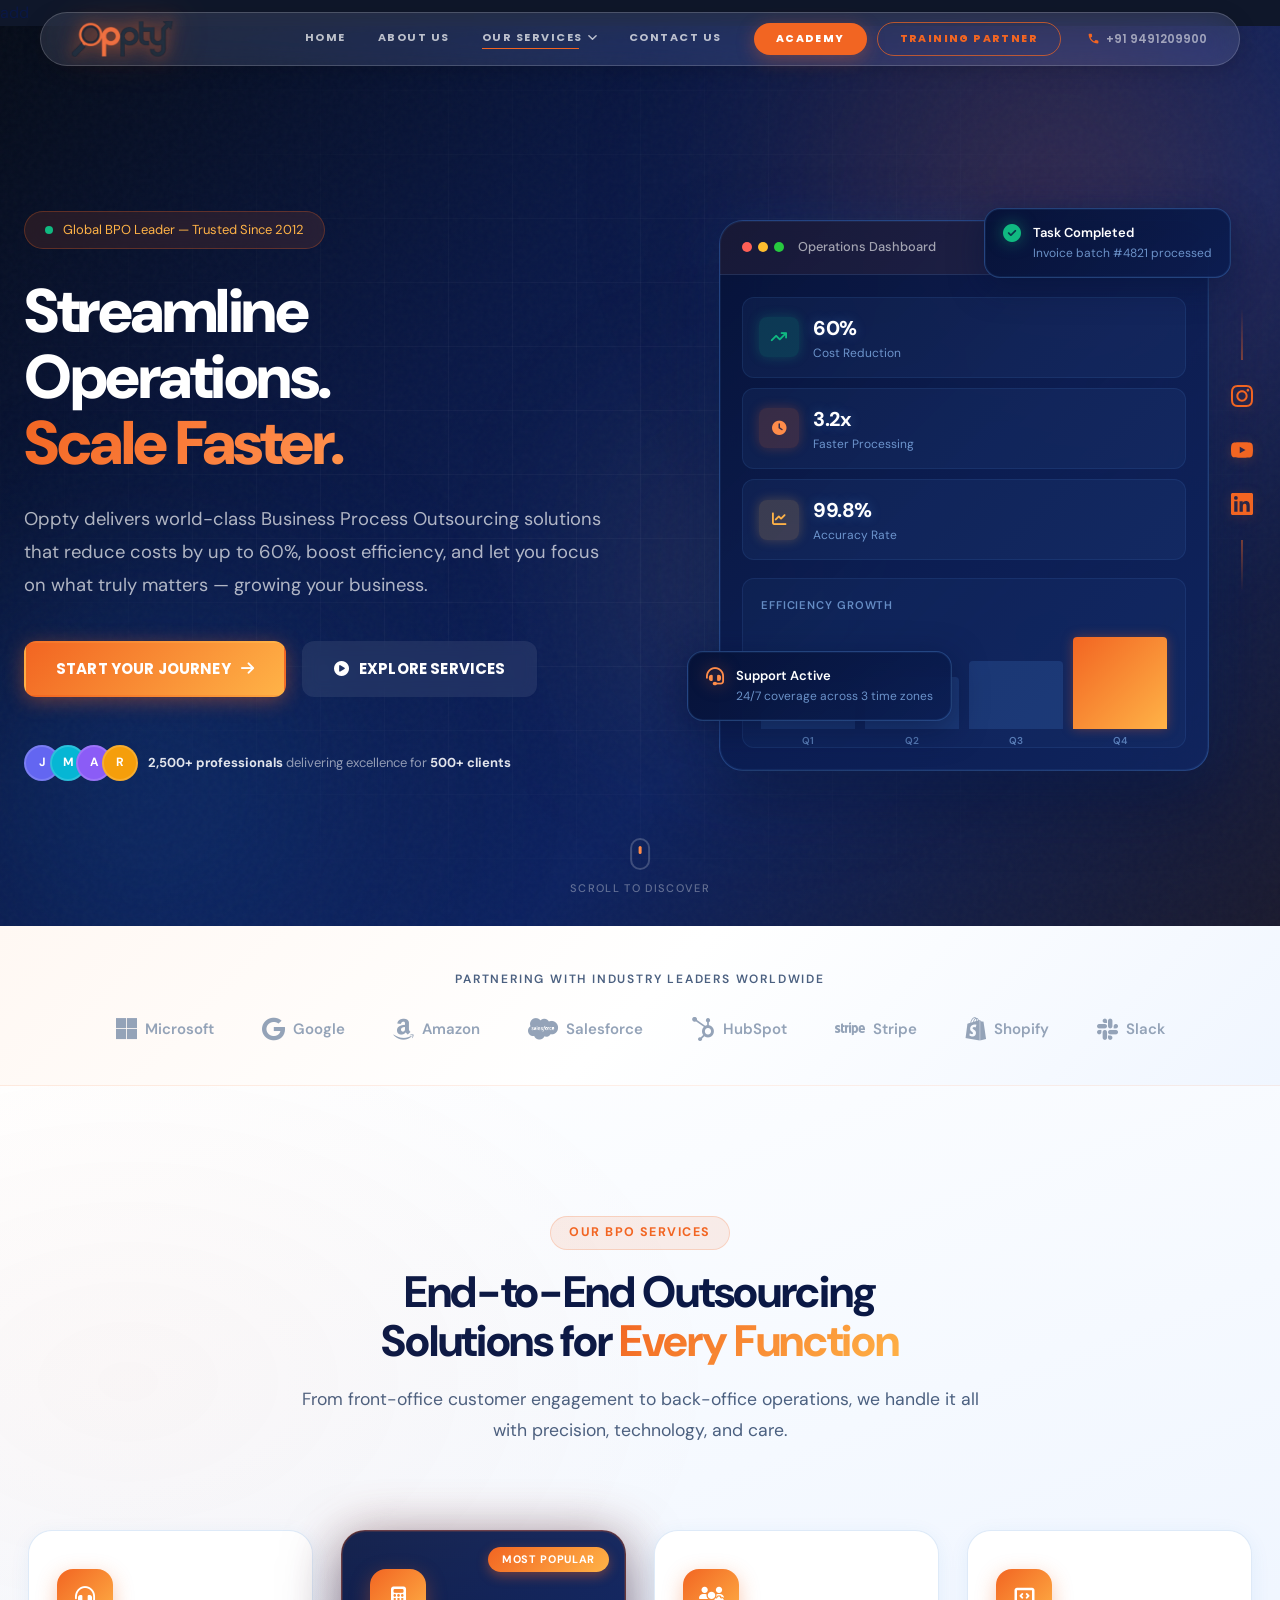
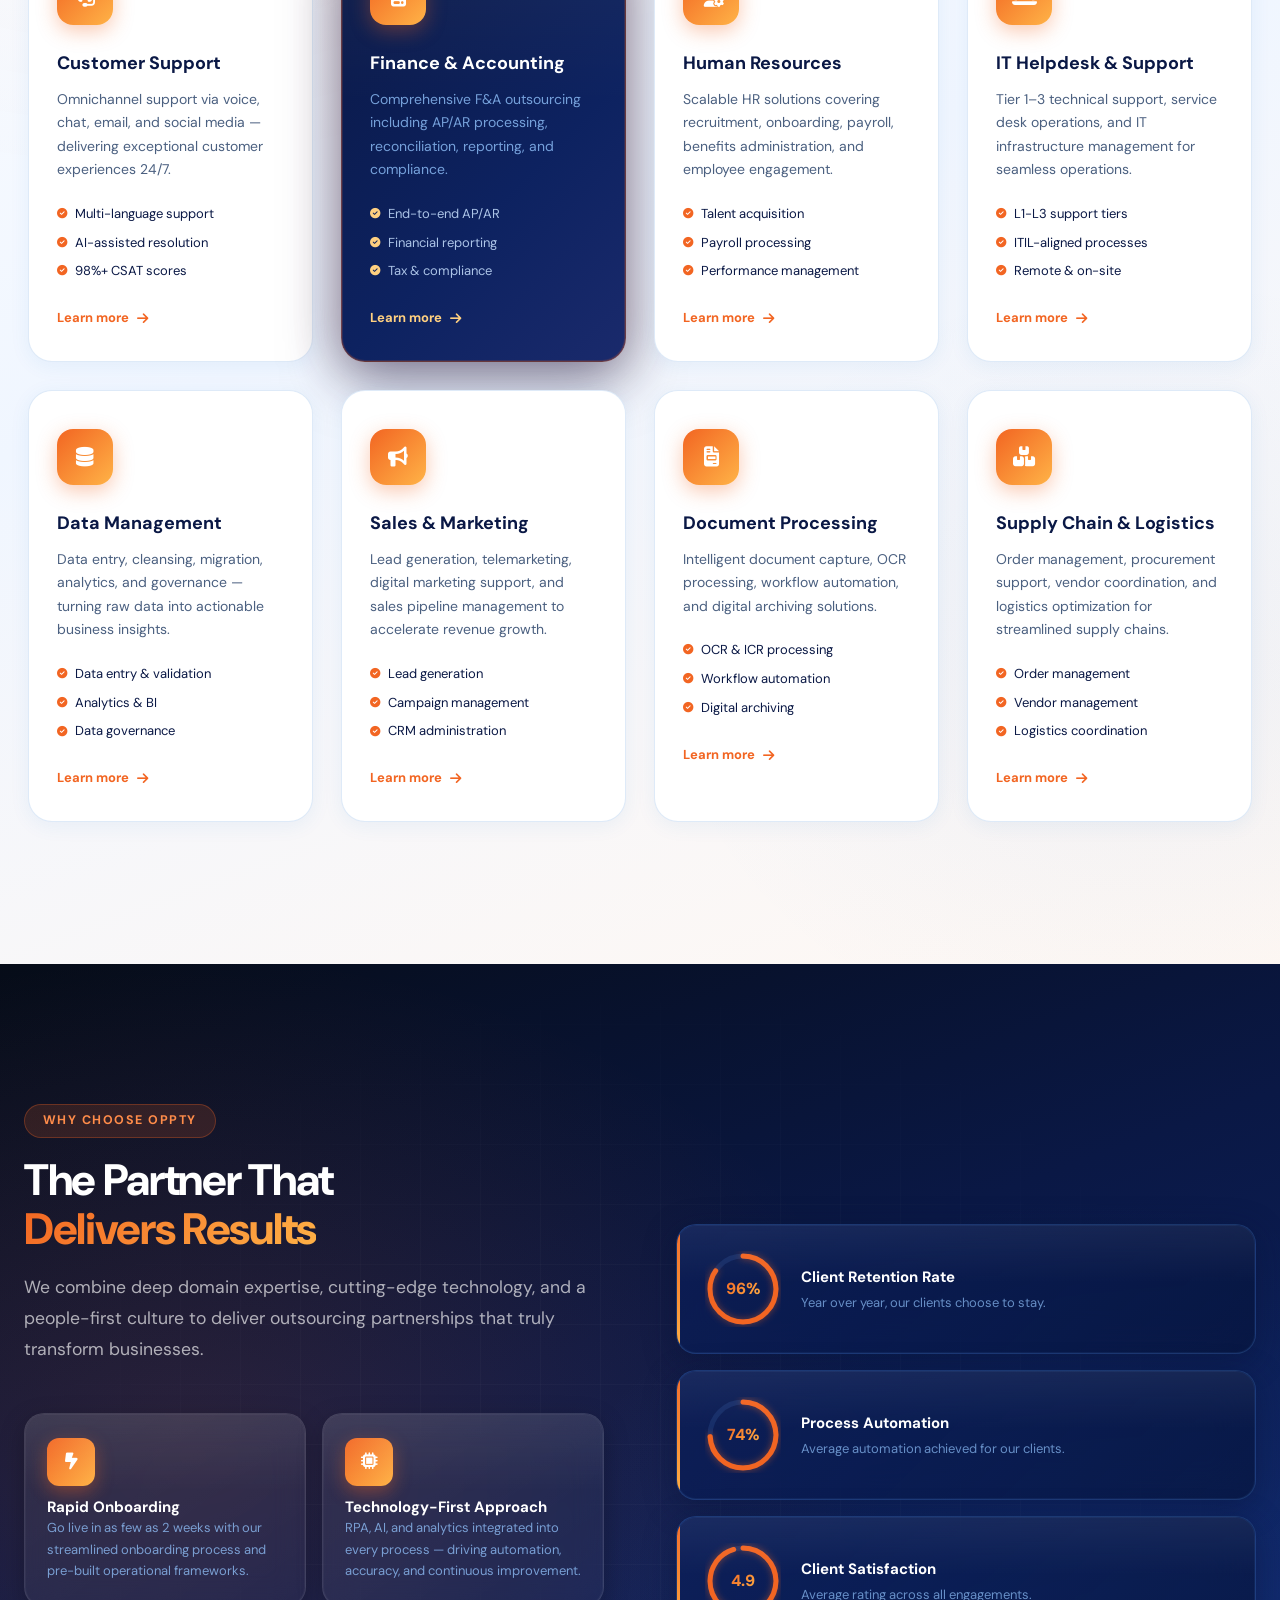
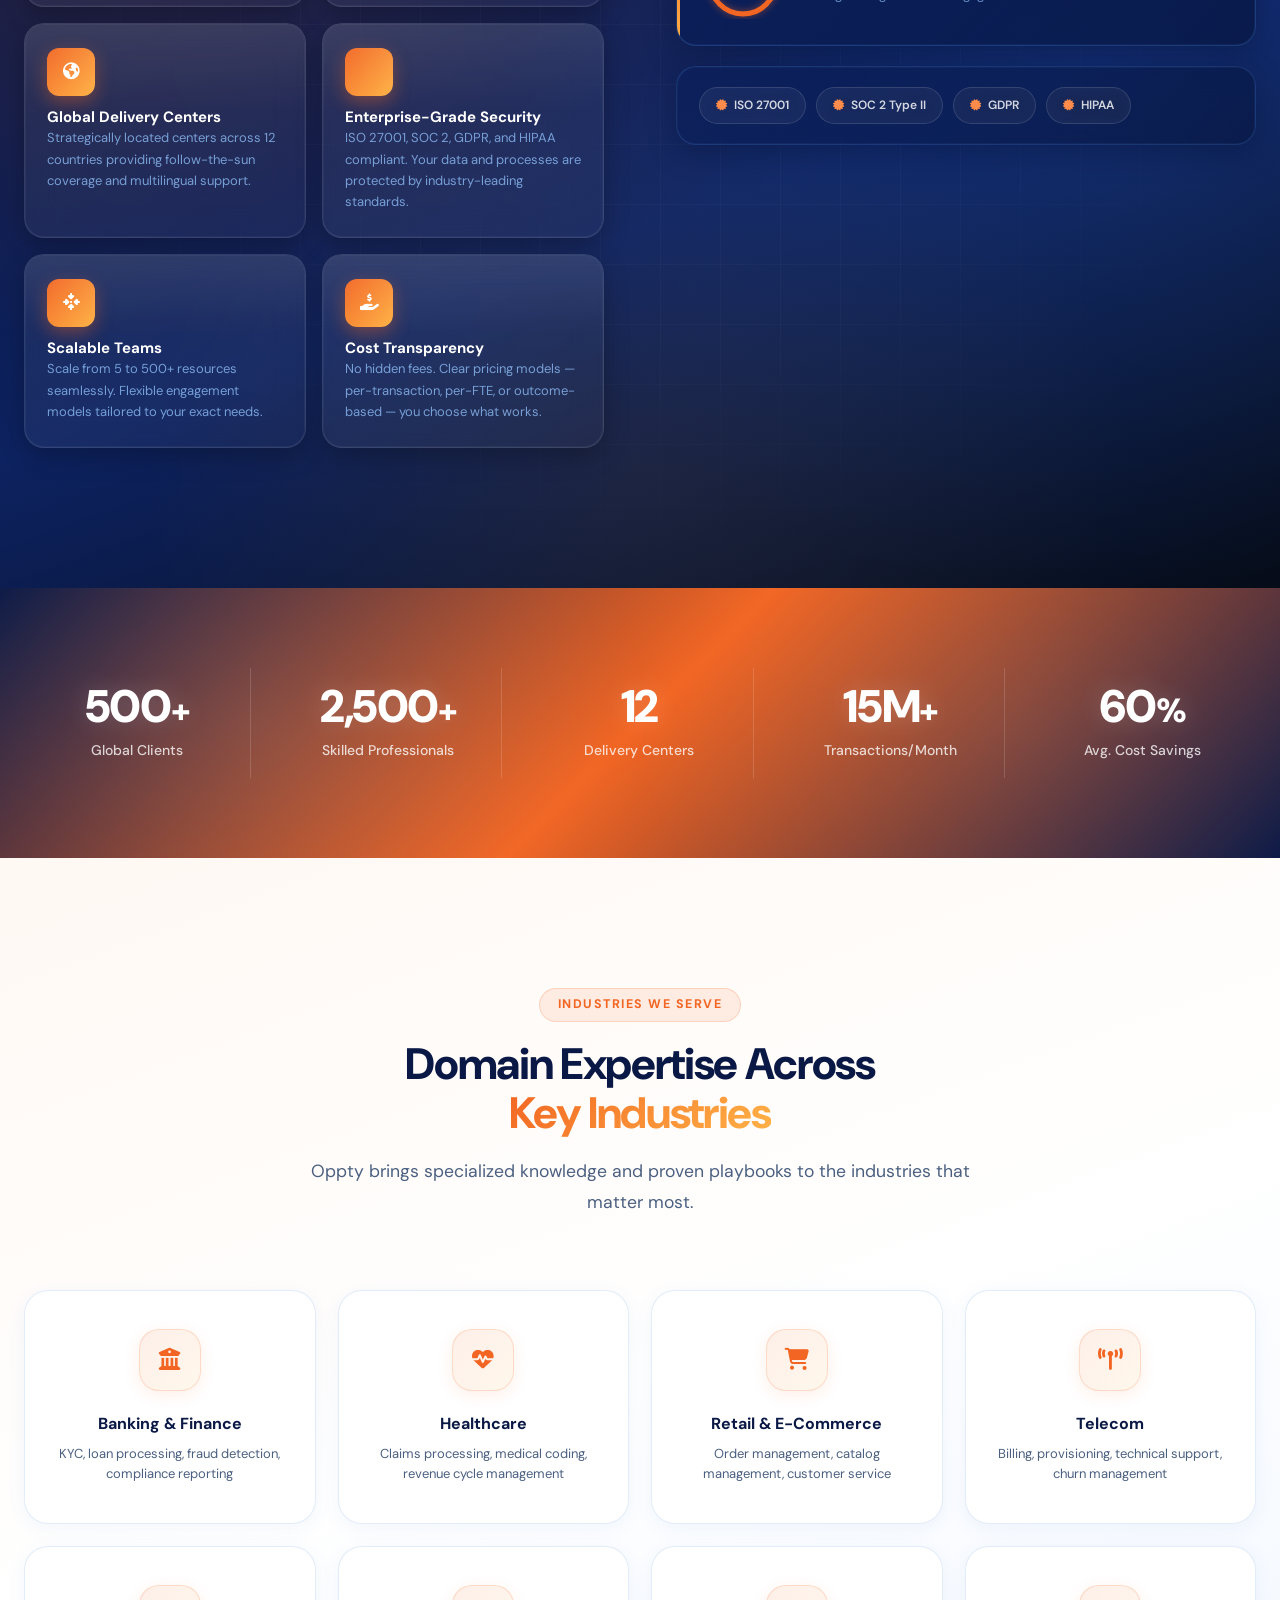
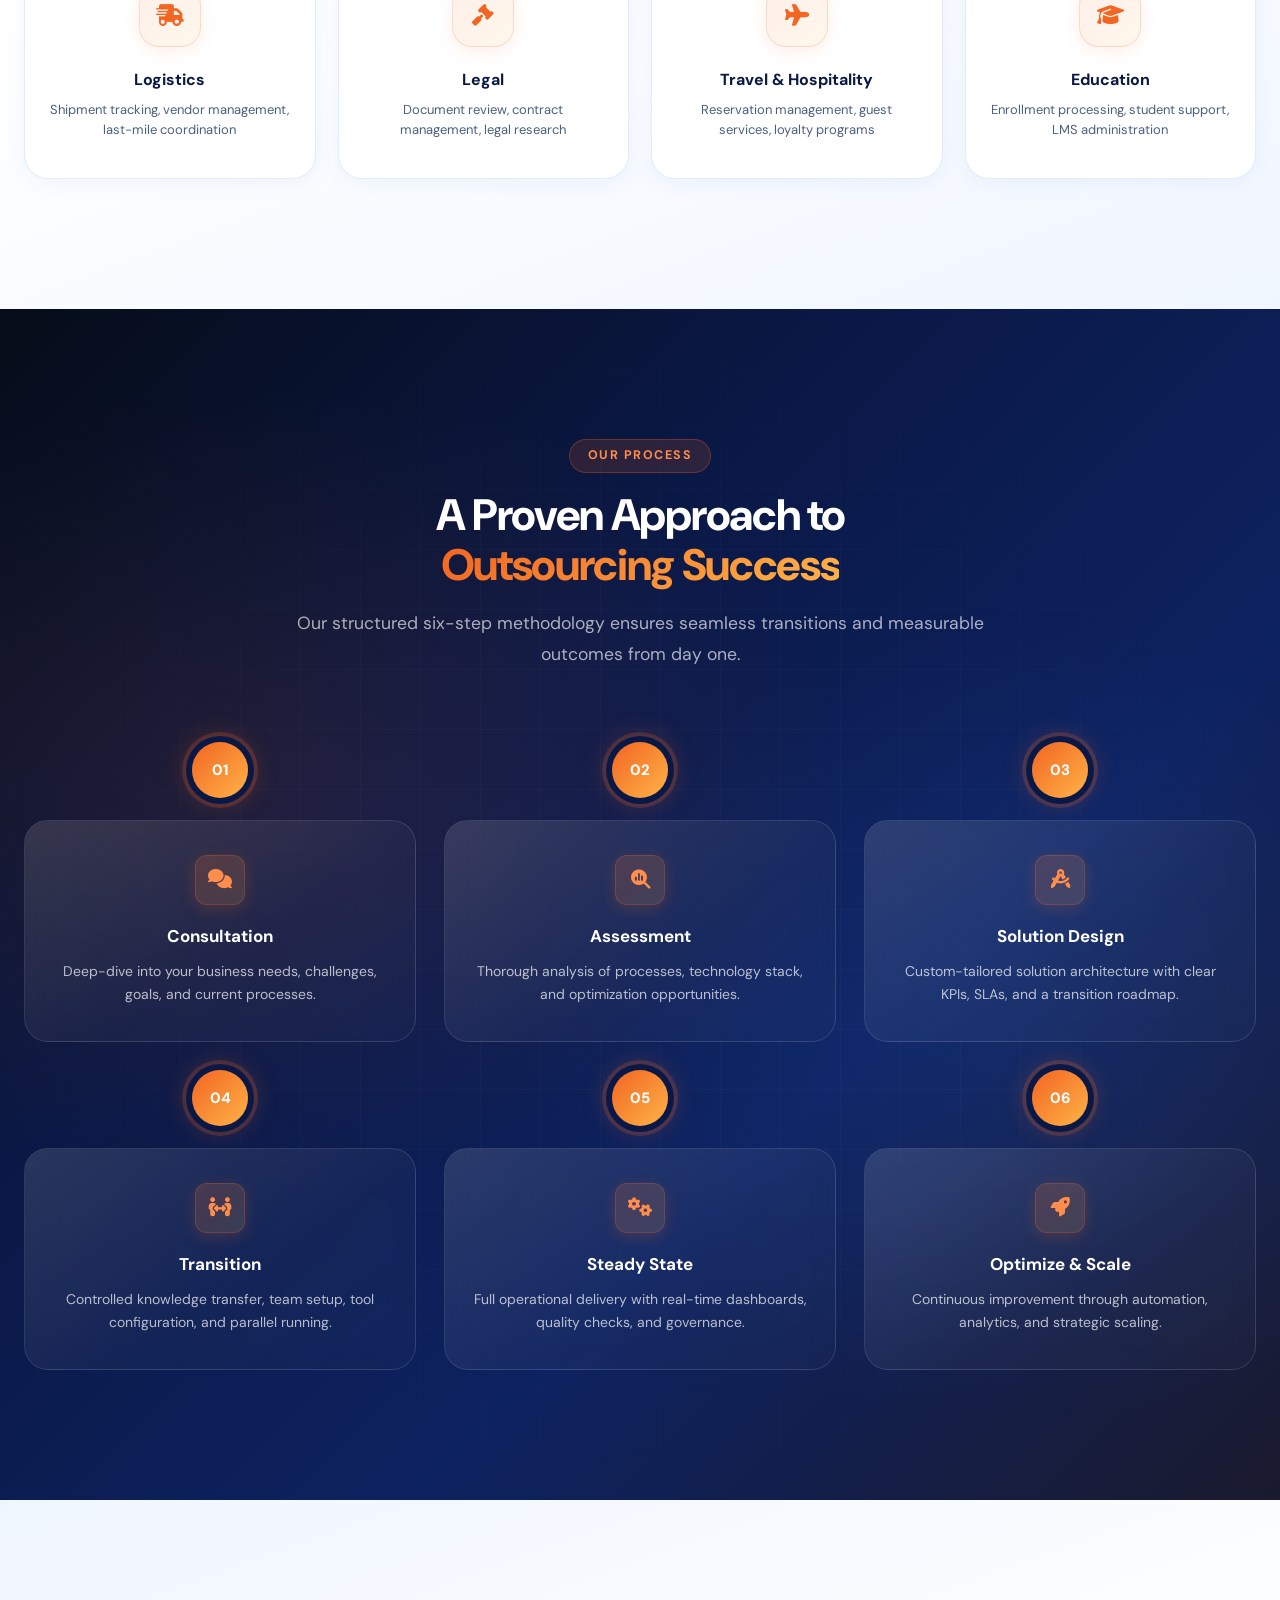
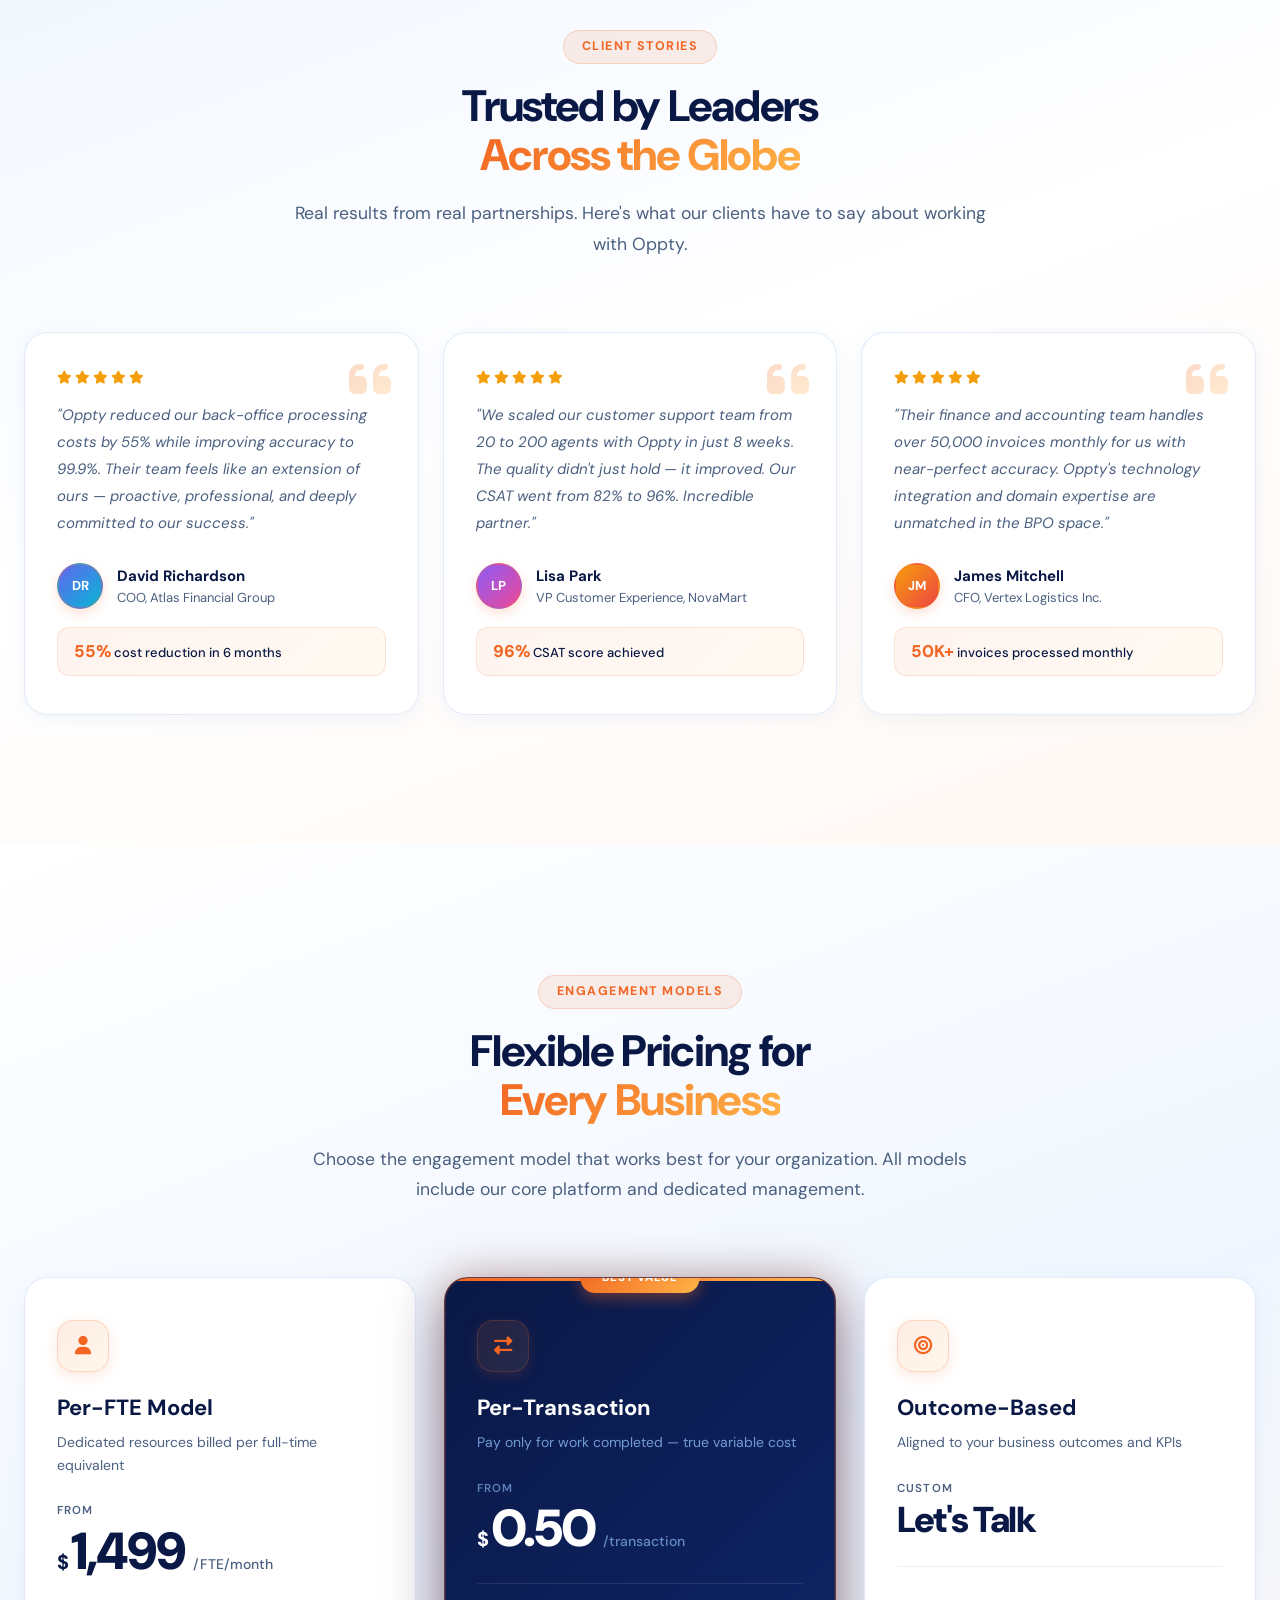
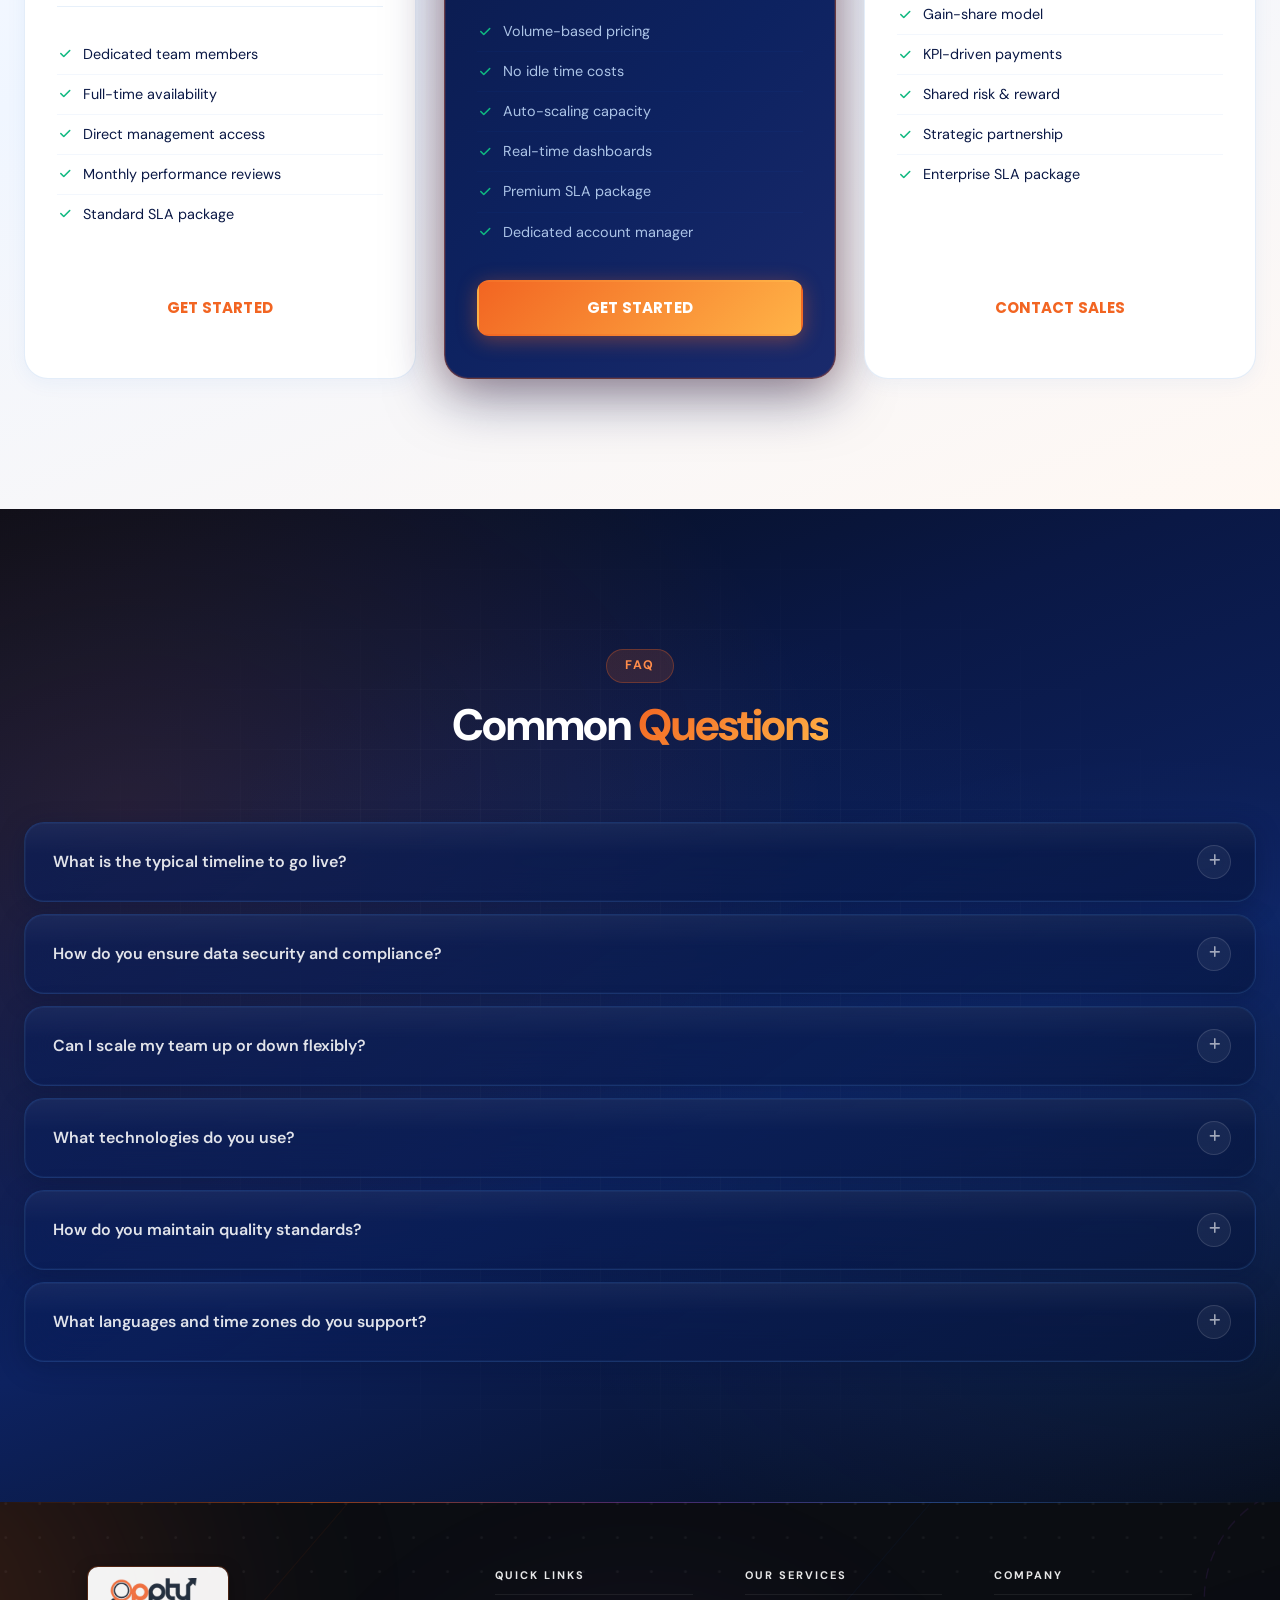
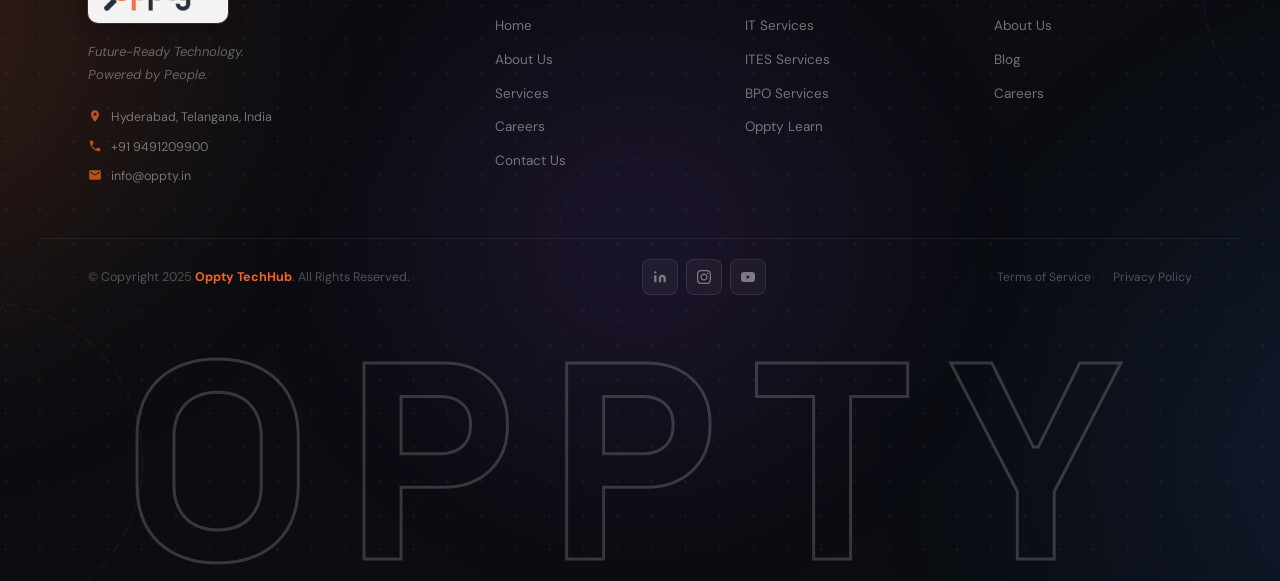
<file: HTML/BPO.html>
add <!DOCTYPE html>
<html lang="en">
<head>
  <meta charset="UTF-8" />
  <meta name="viewport" content="width=device-width, initial-scale=1.0" />
  <title>Oppty – Future-Ready Technology</title>
  <link rel="preconnect" href="https://fonts.googleapis.com" />
  <link rel="preconnect" href="https://fonts.gstatic.com" crossorigin />
  <link href="https://fonts.googleapis.com/css2?family=Space+Grotesk:wght@400;500;600;700;800&family=DM+Sans:ital,opsz,wght@0,9..40,300;0,9..40,400;0,9..40,500;0,9..40,600;0,9..40,700;1,9..40,400&family=Poppins:wght@400;500;600;700;800&display=swap" rel="stylesheet" />
<link rel="stylesheet" href="../CSS/BPO.css" />
  <link rel="stylesheet" href="https://cdnjs.cloudflare.com/ajax/libs/font-awesome/6.5.0/css/all.min.css" />
  <link rel="icon" href="">
  <style>
  .page-loader{position:fixed;inset:0;z-index:99999;display:flex;align-items:center;justify-content:center;background:#080a0c;pointer-events:none;opacity:0;visibility:hidden;transition:opacity .35s ease,visibility .35s ease}
  .page-loader.is-visible{opacity:1;visibility:visible;pointer-events:all}
  .page-loader.is-exiting{opacity:0;transition:opacity .4s ease}
  .page-loader__logo{position:relative;width:140px;height:140px;filter:drop-shadow(0 0 20px rgba(242,101,34,.5)) drop-shadow(0 0 60px rgba(242,101,34,.25))}
  .page-loader__ring{position:absolute;inset:0;border-radius:50%;border:3px solid transparent;border-top-color:#f26522;animation:loaderSpin .9s linear infinite}
  .page-loader__ring:nth-child(2){inset:12px;border-top-color:rgba(59,130,246,.6);animation-duration:1.4s;animation-direction:reverse}
  .page-loader__ring:nth-child(3){inset:24px;border-top-color:rgba(242,101,34,.35);animation-duration:1.8s}
  .page-loader__img{position:absolute;inset:30px;width:calc(100% - 60px);height:calc(100% - 60px);object-fit:contain;animation:loaderPulse 1.2s ease-in-out infinite}
  @keyframes loaderSpin{to{transform:rotate(360deg)}}
  @keyframes loaderPulse{0%,100%{transform:scale(1);opacity:1}50%{transform:scale(1.08);opacity:.8}}
  </style>
</head>
<body>

  <!-- ── PAGE LOADER ── -->
  <div class="page-loader is-visible" id="pageLoader">
    <div class="page-loader__logo">
      <div class="page-loader__ring"></div>
      <div class="page-loader__ring"></div>
      <div class="page-loader__ring"></div>
      <img class="page-loader__img" src="../ASSETS/images/oppty.png" alt="Loading" />
    </div>
  </div>

 <!-- ── FLOATING SOCIAL BAR ── -->
  <div class="social-bar">
    <a href="https://www.instagram.com/opptytech?igsh=YTExdTBsc3Y4ejU2" target="_blank" rel="noopener" aria-label="Instagram" class="social-bar__link">
      <svg viewBox="0 0 24 24" fill="currentColor">
        <path d="M12 2.163c3.204 0 3.584.012 4.85.07 3.252.148 4.771 1.691 4.919 4.919.058 1.265.069 1.645.069 4.849 0 3.205-.012 3.584-.069 4.849-.149 3.225-1.664 4.771-4.919 4.919-1.266.058-1.644.07-4.85.07-3.204 0-3.584-.012-4.849-.07-3.26-.149-4.771-1.699-4.919-4.92-.058-1.265-.07-1.644-.07-4.849 0-3.204.013-3.583.07-4.849.149-3.227 1.664-4.771 4.919-4.919 1.266-.057 1.645-.069 4.849-.069zm0-2.163c-3.259 0-3.667.014-4.947.072-4.358.2-6.78 2.618-6.98 6.98-.059 1.281-.073 1.689-.073 4.948 0 3.259.014 3.668.072 4.948.2 4.358 2.618 6.78 6.98 6.98 1.281.058 1.689.072 4.948.072 3.259 0 3.668-.014 4.948-.072 4.354-.2 6.782-2.618 6.979-6.98.059-1.28.073-1.689.073-4.948 0-3.259-.014-3.667-.072-4.947-.196-4.354-2.617-6.78-6.979-6.98-1.281-.059-1.69-.073-4.949-.073zm0 5.838c-3.403 0-6.162 2.759-6.162 6.162s2.759 6.163 6.162 6.163 6.162-2.759 6.162-6.163c0-3.403-2.759-6.162-6.162-6.162zm0 10.162c-2.209 0-4-1.79-4-4 0-2.209 1.791-4 4-4s4 1.791 4 4c0 2.21-1.791 4-4 4zm6.406-11.845c-.796 0-1.441.645-1.441 1.44s.645 1.44 1.441 1.44c.795 0 1.439-.645 1.439-1.44s-.644-1.44-1.439-1.44z"/>
      </svg>
    </a>
    <a href="https://youtube.com/@mroppty?si=NbpyNIM-vkHyeLYM" target="_blank" rel="noopener" aria-label="YouTube" class="social-bar__link">
      <svg viewBox="0 0 24 24" fill="currentColor">
        <path d="M23.498 6.186a3.016 3.016 0 0 0-2.122-2.136C19.505 3.545 12 3.545 12 3.545s-7.505 0-9.377.505A3.017 3.017 0 0 0 .502 6.186C0 8.07 0 12 0 12s0 3.93.502 5.814a3.016 3.016 0 0 0 2.122 2.136c1.871.505 9.376.505 9.376.505s7.505 0 9.377-.505a3.015 3.015 0 0 0 2.122-2.136C24 15.93 24 12 24 12s0-3.93-.502-5.814zM9.545 15.568V8.432L15.818 12l-6.273 3.568z"/>
      </svg>
    </a>
    <a href="https://www.linkedin.com/company/opptytech/" target="_blank" rel="noopener" aria-label="LinkedIn" class="social-bar__link">
      <svg viewBox="0 0 24 24" fill="currentColor">
        <path d="M20.447 20.452h-3.554v-5.569c0-1.328-.027-3.037-1.852-3.037-1.853 0-2.136 1.445-2.136 2.939v5.667H9.351V9h3.414v1.561h.046c.477-.9 1.637-1.85 3.37-1.85 3.601 0 4.267 2.37 4.267 5.455v6.286zM5.337 7.433a2.062 2.062 0 0 1-2.063-2.065 2.064 2.064 0 1 1 2.063 2.065zm1.782 13.019H3.555V9h3.564v11.452zM22.225 0H1.771C.792 0 0 .774 0 1.729v20.542C0 23.227.792 24 1.771 24h20.451C23.2 24 24 23.227 24 22.271V1.729C24 .774 23.2 0 22.222 0h.003z"/>
      </svg>
    </a>
  </div>

  <!-- ── NAVBAR ── -->
  <header id="navbar">
    <div class="nav-inner">

      <a href="../index.html" class="logo">
        <img class="logo-img" src="../ASSETS/images/oppty.png" alt="Oppty Logo" />
      </a>

      <nav>
        <a href="../index.html">Home</a>
        <a href="./about.html">About Us</a>
        <div class="nav-dropdown">
          <a href="#" class="nav-dropdown__toggle nav-active" onclick="toggleNavDropdown(this); return false;">Our Services
            <svg class="nav-dropdown__arrow" viewBox="0 0 10 6" fill="none" xmlns="http://www.w3.org/2000/svg">
              <path d="M1 1l4 4 4-4" stroke="currentColor" stroke-width="1.6" stroke-linecap="round" stroke-linejoin="round"/>
            </svg>
          </a>
          <ul class="nav-dropdown__menu">
            <li><a href="IT_services.html">
              <span class="dd-icon dd-icon--blue">
                <svg viewBox="0 0 24 24" fill="none"><rect x="2" y="3" width="20" height="14" rx="2" stroke="currentColor" stroke-width="1.6"/><path d="M8 21h8M12 17v4" stroke="currentColor" stroke-width="1.6" stroke-linecap="round"/></svg>
              </span>
              <span class="dd-label">IT Services</span>
            </a></li>
            <li><a href="./ITES_services.html">
              <span class="dd-icon dd-icon--orange">
                <svg viewBox="0 0 24 24" fill="none"><circle cx="12" cy="12" r="3" stroke="currentColor" stroke-width="1.6"/><path d="M6.3 6.3a8 8 0 0 0 0 11.4M17.7 6.3a8 8 0 0 1 0 11.4" stroke="currentColor" stroke-width="1.6" stroke-linecap="round"/></svg>
              </span>
              <span class="dd-label">ITES Services</span>
            </a></li>
            <li><a href="./BPO.html">
              <span class="dd-icon dd-icon--green">
                <svg viewBox="0 0 24 24" fill="none"><path d="M17 21v-2a4 4 0 0 0-4-4H5a4 4 0 0 0-4 4v2" stroke="currentColor" stroke-width="1.6" stroke-linecap="round"/><circle cx="9" cy="7" r="4" stroke="currentColor" stroke-width="1.6"/><path d="M23 21v-2a4 4 0 0 0-3-3.87M16 3.13a4 4 0 0 1 0 7.75" stroke="currentColor" stroke-width="1.6" stroke-linecap="round"/></svg>
              </span>
              <span class="dd-label">BPO Services</span>
            </a></li>
            <li><a href="./Oppty_learn.html">
              <span class="dd-icon dd-icon--purple">
                <svg viewBox="0 0 24 24" fill="none"><path d="M12 3L2 8l10 5 10-5-10-5z" stroke="currentColor" stroke-width="1.6" stroke-linejoin="round"/><path d="M2 17l10 5 10-5M2 12l10 5 10-5" stroke="currentColor" stroke-width="1.6" stroke-linecap="round" stroke-linejoin="round"/></svg>
              </span>
              <span class="dd-label">Oppty Learn</span>
            </a></li>
          </ul>
        </div>
        <a href="./contact.html">Contact Us</a>
      </nav>

      <div class="nav-actions">
        <a href="#" class="btn btn-academy">Academy</a>
        <a href="#" class="btn btn-training">Training Partner</a>
        <a href="tel:+919491209900" class="phone-link">
          <svg viewBox="0 0 24 24" fill="currentColor">
            <path d="M6.6 10.8c1.4 2.8 3.8 5.1 6.6 6.6l2.2-2.2c.27-.27.67-.36 1.02-.24 1.12.37 2.33.57 3.58.57.55 0 1 .45 1 1V20c0 .55-.45 1-1 1-9.39 0-17-7.61-17-17 0-.55.45-1 1-1H8c.55 0 1 .45 1 1 0 1.25.2 2.45.57 3.57-.11.34-.03.74-.24 1.01L6.6 10.8z"/>
          </svg>
          +91 9491209900
        </a>
      </div>

      <button class="hamburger" aria-label="Toggle menu" onclick="toggleMenu()">
        <span></span><span></span><span></span>
      </button>
    </div>

    <div class="mobile-nav" id="mobileNav">
      <a href="../index.html">Home</a>
      <a href="./about.html">About Us</a>
      <div class="mobile-dropdown">
        <button class="mobile-dropdown__toggle" onclick="toggleMobileDropdown(this)" aria-expanded="false">
          Our Services
          <svg class="mobile-dropdown__arrow" viewBox="0 0 10 6" fill="none">
            <path d="M1 1l4 4 4-4" stroke="currentColor" stroke-width="1.6" stroke-linecap="round" stroke-linejoin="round"/>
          </svg>
        </button>
        <ul class="mobile-dropdown__menu">
          <li><a href="./IT_services.html">IT Services</a></li>
          <li><a href="./ITES_services.html">ITES Services</a></li>
          <li><a href="./BPO.html">BPO Services</a></li>
          <li><a href="./Oppty_learn.html">Oppty Learn</a></li>
        </ul>
      </div>
      <a href="./contact.html">Contact Us</a>
      
      <div class="mobile-btns">
        <a href="#" class="btn btn-academy">Academy</a>
        <a href="#" class="btn btn-training">Training Partner</a>
      </div>
    </div>
  </header>

    <!-- ===================== HERO SECTION ===================== -->
    <section class="hero" id="hero">
        <div class="hero-bg">
            <div class="hero-orb orb-a"></div>
            <div class="hero-orb orb-b"></div>
            <div class="hero-orb orb-c"></div>
            <div class="hero-grid-overlay"></div>
            <div class="hero-noise"></div>
        </div>

        <div class="container hero-content">
            <div class="hero-left" data-animate="fade-right">
                <div class="hero-badge">
                    <span class="badge-pulse"></span>
                    <span>Global BPO Leader — Trusted Since 2012</span>
                </div>
                <h1 class="hero-title">
                    Streamline Operations.
                    <span class="hero-title-gradient">Scale Faster.</span>
                </h1>
                <p class="hero-subtitle">
                    Oppty delivers world-class Business Process Outsourcing solutions that reduce costs by up to 60%, boost efficiency, and let you focus on what truly matters — growing your business.
                </p>
                <div class="hero-ctas">
                    <a href="#contact" class="btn btn-primary btn-lg">
                        <span>Start Your Journey</span>
                        <i class="fas fa-arrow-right"></i>
                    </a>
                    <a href="#services" class="btn btn-ghost btn-lg">
                        <i class="fas fa-play-circle"></i>
                        <span>Explore Services</span>
                    </a>
                </div>
                <div class="hero-trust-row">
                    <div class="hero-avatars">
                        <div class="avatar" style="background: #6366f1;">J</div>
                        <div class="avatar" style="background: #06b6d4;">M</div>
                        <div class="avatar" style="background: #8b5cf6;">A</div>
                        <div class="avatar" style="background: #f59e0b;">R</div>
                    </div>
                    <div class="hero-trust-text">
                        <strong>2,500+ professionals</strong> delivering excellence for <strong>500+ clients</strong>
                    </div>
                </div>
            </div>

            <div class="hero-right" data-animate="fade-left">
                <div class="hero-visual">
                    <div class="visual-main-card">
                        <div class="visual-header">
                            <div class="visual-dots"><span></span><span></span><span></span></div>
                            <span>Operations Dashboard</span>
                        </div>
                        <div class="visual-body">
                            <div class="visual-metric">
                                <div class="metric-icon green"><i class="fas fa-arrow-trend-up"></i></div>
                                <div>
                                    <div class="metric-value">60%</div>
                                    <div class="metric-label">Cost Reduction</div>
                                </div>
                            </div>
                            <div class="visual-metric">
                                <div class="metric-icon blue"><i class="fas fa-clock"></i></div>
                                <div>
                                    <div class="metric-value">3.2x</div>
                                    <div class="metric-label">Faster Processing</div>
                                </div>
                            </div>
                            <div class="visual-metric">
                                <div class="metric-icon purple"><i class="fas fa-chart-line"></i></div>
                                <div>
                                    <div class="metric-value">99.8%</div>
                                    <div class="metric-label">Accuracy Rate</div>
                                </div>
                            </div>
                            <div class="visual-chart">
                                <div class="chart-label">Efficiency Growth</div>
                                <div class="chart-bars">
                                    <div class="bar" style="height:35%"><span>Q1</span></div>
                                    <div class="bar" style="height:52%"><span>Q2</span></div>
                                    <div class="bar" style="height:68%"><span>Q3</span></div>
                                    <div class="bar active" style="height:92%"><span>Q4</span></div>
                                </div>
                            </div>
                        </div>
                    </div>
                    <div class="floating-notif notif-1">
                        <i class="fas fa-check-circle"></i>
                        <div>
                            <strong>Task Completed</strong>
                            <span>Invoice batch #4821 processed</span>
                        </div>
                    </div>
                    <div class="floating-notif notif-2">
                        <i class="fas fa-headset"></i>
                        <div>
                            <strong>Support Active</strong>
                            <span>24/7 coverage across 3 time zones</span>
                        </div>
                    </div>
                </div>
            </div>
        </div>

        <div class="hero-scroll">
            <div class="scroll-indicator"></div>
            <span>Scroll to discover</span>
        </div>
    </section>

    <!-- ===================== TRUST BAR ===================== -->
    <section class="trust-bar">
        <div class="container">
            <p class="trust-title">Partnering with industry leaders worldwide</p>
            <div class="trust-logos-track">
                <div class="trust-logos">
                    <div class="trust-logo"><i class="fab fa-microsoft"></i><span>Microsoft</span></div>
                    <div class="trust-logo"><i class="fab fa-google"></i><span>Google</span></div>
                    <div class="trust-logo"><i class="fab fa-amazon"></i><span>Amazon</span></div>
                    <div class="trust-logo"><i class="fab fa-salesforce"></i><span>Salesforce</span></div>
                    <div class="trust-logo"><i class="fab fa-hubspot"></i><span>HubSpot</span></div>
                    <div class="trust-logo"><i class="fab fa-stripe"></i><span>Stripe</span></div>
                    <div class="trust-logo"><i class="fab fa-shopify"></i><span>Shopify</span></div>
                    <div class="trust-logo"><i class="fab fa-slack"></i><span>Slack</span></div>
                </div>
            </div>
        </div>
    </section>

    <!-- ===================== SERVICES SECTION ===================== -->
    <section class="services" id="services">
        <div class="container">
            <div class="section-header">
                <span class="section-tag">Our BPO Services</span>
                <h2 class="section-title">End-to-End Outsourcing <br>Solutions for <span class="gradient-text">Every Function</span></h2>
                <p class="section-subtitle">From front-office customer engagement to back-office operations, we handle it all with precision, technology, and care.</p>
            </div>

            <div class="services-grid">
                <!-- Card 1 -->
                <div class="service-card" data-animate="fade-up">
                    <div class="card-glow"></div>
                    <div class="card-icon">
                        <i class="fas fa-headset"></i>
                    </div>
                    <h3>Customer Support</h3>
                    <p>Omnichannel support via voice, chat, email, and social media — delivering exceptional customer experiences 24/7.</p>
                    <ul class="card-features">
                        <li><i class="fas fa-check-circle"></i> Multi-language support</li>
                        <li><i class="fas fa-check-circle"></i> AI-assisted resolution</li>
                        <li><i class="fas fa-check-circle"></i> 98%+ CSAT scores</li>
                    </ul>
                    <a href="#" class="card-link">Learn more <i class="fas fa-arrow-right"></i></a>
                </div>

                <!-- Card 2 -->
                <div class="service-card featured-card" data-animate="fade-up">
                    <div class="featured-ribbon">Most Popular</div>
                    <div class="card-glow"></div>
                    <div class="card-icon">
                        <i class="fas fa-calculator"></i>
                    </div>
                    <h3>Finance & Accounting</h3>
                    <p>Comprehensive F&A outsourcing including AP/AR processing, reconciliation, reporting, and compliance.</p>
                    <ul class="card-features">
                        <li><i class="fas fa-check-circle"></i> End-to-end AP/AR</li>
                        <li><i class="fas fa-check-circle"></i> Financial reporting</li>
                        <li><i class="fas fa-check-circle"></i> Tax & compliance</li>
                    </ul>
                    <a href="#" class="card-link">Learn more <i class="fas fa-arrow-right"></i></a>
                </div>

                <!-- Card 3 -->
                <div class="service-card" data-animate="fade-up">
                    <div class="card-glow"></div>
                    <div class="card-icon">
                        <i class="fas fa-users-gear"></i>
                    </div>
                    <h3>Human Resources</h3>
                    <p>Scalable HR solutions covering recruitment, onboarding, payroll, benefits administration, and employee engagement.</p>
                    <ul class="card-features">
                        <li><i class="fas fa-check-circle"></i> Talent acquisition</li>
                        <li><i class="fas fa-check-circle"></i> Payroll processing</li>
                        <li><i class="fas fa-check-circle"></i> Performance management</li>
                    </ul>
                    <a href="#" class="card-link">Learn more <i class="fas fa-arrow-right"></i></a>
                </div>

                <!-- Card 4 -->
                <div class="service-card" data-animate="fade-up">
                    <div class="card-glow"></div>
                    <div class="card-icon">
                        <i class="fas fa-laptop-code"></i>
                    </div>
                    <h3>IT Helpdesk & Support</h3>
                    <p>Tier 1–3 technical support, service desk operations, and IT infrastructure management for seamless operations.</p>
                    <ul class="card-features">
                        <li><i class="fas fa-check-circle"></i> L1-L3 support tiers</li>
                        <li><i class="fas fa-check-circle"></i> ITIL-aligned processes</li>
                        <li><i class="fas fa-check-circle"></i> Remote & on-site</li>
                    </ul>
                    <a href="#" class="card-link">Learn more <i class="fas fa-arrow-right"></i></a>
                </div>

                <!-- Card 5 -->
                <div class="service-card" data-animate="fade-up">
                    <div class="card-glow"></div>
                    <div class="card-icon">
                        <i class="fas fa-database"></i>
                    </div>
                    <h3>Data Management</h3>
                    <p>Data entry, cleansing, migration, analytics, and governance — turning raw data into actionable business insights.</p>
                    <ul class="card-features">
                        <li><i class="fas fa-check-circle"></i> Data entry & validation</li>
                        <li><i class="fas fa-check-circle"></i> Analytics & BI</li>
                        <li><i class="fas fa-check-circle"></i> Data governance</li>
                    </ul>
                    <a href="#" class="card-link">Learn more <i class="fas fa-arrow-right"></i></a>
                </div>

                <!-- Card 6 -->
                <div class="service-card" data-animate="fade-up">
                    <div class="card-glow"></div>
                    <div class="card-icon">
                        <i class="fas fa-bullhorn"></i>
                    </div>
                    <h3>Sales & Marketing</h3>
                    <p>Lead generation, telemarketing, digital marketing support, and sales pipeline management to accelerate revenue growth.</p>
                    <ul class="card-features">
                        <li><i class="fas fa-check-circle"></i> Lead generation</li>
                        <li><i class="fas fa-check-circle"></i> Campaign management</li>
                        <li><i class="fas fa-check-circle"></i> CRM administration</li>
                    </ul>
                    <a href="#" class="card-link">Learn more <i class="fas fa-arrow-right"></i></a>
                </div>

                <!-- Card 7 -->
                <div class="service-card" data-animate="fade-up">
                    <div class="card-glow"></div>
                    <div class="card-icon">
                        <i class="fas fa-file-invoice"></i>
                    </div>
                    <h3>Document Processing</h3>
                    <p>Intelligent document capture, OCR processing, workflow automation, and digital archiving solutions.</p>
                    <ul class="card-features">
                        <li><i class="fas fa-check-circle"></i> OCR & ICR processing</li>
                        <li><i class="fas fa-check-circle"></i> Workflow automation</li>
                        <li><i class="fas fa-check-circle"></i> Digital archiving</li>
                    </ul>
                    <a href="#" class="card-link">Learn more <i class="fas fa-arrow-right"></i></a>
                </div>

                <!-- Card 8 -->
                <div class="service-card" data-animate="fade-up">
                    <div class="card-glow"></div>
                    <div class="card-icon">
                        <i class="fas fa-boxes-stacked"></i>
                    </div>
                    <h3>Supply Chain & Logistics</h3>
                    <p>Order management, procurement support, vendor coordination, and logistics optimization for streamlined supply chains.</p>
                    <ul class="card-features">
                        <li><i class="fas fa-check-circle"></i> Order management</li>
                        <li><i class="fas fa-check-circle"></i> Vendor management</li>
                        <li><i class="fas fa-check-circle"></i> Logistics coordination</li>
                    </ul>
                    <a href="#" class="card-link">Learn more <i class="fas fa-arrow-right"></i></a>
                </div>
            </div>
        </div>
    </section>

    <!-- ===================== WHY OPPTY SECTION ===================== -->
    <section class="why" id="why">
        <div class="container">
            <div class="why-layout">
                <div class="why-content" data-animate="fade-right">
                    <span class="section-tag">Why Choose Oppty</span>
                    <h2 class="section-title">The Partner That <br><span class="gradient-text">Delivers Results</span></h2>
                    <p class="section-subtitle">We combine deep domain expertise, cutting-edge technology, and a people-first culture to deliver outsourcing partnerships that truly transform businesses.</p>

                    <div class="why-features">
                        <div class="why-feature">
                            <div class="feature-icon"><i class="fas fa-bolt-lightning"></i></div>
                            <div>
                                <h4>Rapid Onboarding</h4>
                                <p>Go live in as few as 2 weeks with our streamlined onboarding process and pre-built operational frameworks.</p>
                            </div>
                        </div>
                        <div class="why-feature">
                            <div class="feature-icon"><i class="fas fa-microchip"></i></div>
                            <div>
                                <h4>Technology-First Approach</h4>
                                <p>RPA, AI, and analytics integrated into every process — driving automation, accuracy, and continuous improvement.</p>
                            </div>
                        </div>
                        <div class="why-feature">
                            <div class="feature-icon"><i class="fas fa-earth-americas"></i></div>
                            <div>
                                <h4>Global Delivery Centers</h4>
                                <p>Strategically located centers across 12 countries providing follow-the-sun coverage and multilingual support.</p>
                            </div>
                        </div>
                        <div class="why-feature">
                            <div class="feature-icon"><i class="fas fa-shield-check"></i></div>
                            <div>
                                <h4>Enterprise-Grade Security</h4>
                                <p>ISO 27001, SOC 2, GDPR, and HIPAA compliant. Your data and processes are protected by industry-leading standards.</p>
                            </div>
                        </div>
                        <div class="why-feature">
                            <div class="feature-icon"><i class="fas fa-arrows-to-dot"></i></div>
                            <div>
                                <h4>Scalable Teams</h4>
                                <p>Scale from 5 to 500+ resources seamlessly. Flexible engagement models tailored to your exact needs.</p>
                            </div>
                        </div>
                        <div class="why-feature">
                            <div class="feature-icon"><i class="fas fa-hand-holding-dollar"></i></div>
                            <div>
                                <h4>Cost Transparency</h4>
                                <p>No hidden fees. Clear pricing models — per-transaction, per-FTE, or outcome-based — you choose what works.</p>
                            </div>
                        </div>
                    </div>
                </div>

                <div class="why-visuals" data-animate="fade-left">
                    <div class="why-card-stack">
                        <div class="why-stat-card">
                            <div class="stat-ring">
                                <svg viewBox="0 0 120 120">
                                    <circle cx="60" cy="60" r="52" class="ring-bg"/>
                                    <circle cx="60" cy="60" r="52" class="ring-fill" style="stroke-dashoffset: 52;"/>
                                </svg>
                                <span class="ring-value">96%</span>
                            </div>
                            <div class="stat-info">
                                <strong>Client Retention Rate</strong>
                                <p>Year over year, our clients choose to stay.</p>
                            </div>
                        </div>

                        <div class="why-stat-card">
                            <div class="stat-ring">
                                <svg viewBox="0 0 120 120">
                                    <circle cx="60" cy="60" r="52" class="ring-bg"/>
                                    <circle cx="60" cy="60" r="52" class="ring-fill" style="stroke-dashoffset: 85;"/>
                                </svg>
                                <span class="ring-value">74%</span>
                            </div>
                            <div class="stat-info">
                                <strong>Process Automation</strong>
                                <p>Average automation achieved for our clients.</p>
                            </div>
                        </div>

                        <div class="why-stat-card">
                            <div class="stat-ring">
                                <svg viewBox="0 0 120 120">
                                    <circle cx="60" cy="60" r="52" class="ring-bg"/>
                                    <circle cx="60" cy="60" r="52" class="ring-fill" style="stroke-dashoffset: 16;"/>
                                </svg>
                                <span class="ring-value">4.9</span>
                            </div>
                            <div class="stat-info">
                                <strong>Client Satisfaction</strong>
                                <p>Average rating across all engagements.</p>
                            </div>
                        </div>
                    </div>

                    <div class="certifications">
                        <div class="cert"><i class="fas fa-certificate"></i> ISO 27001</div>
                        <div class="cert"><i class="fas fa-certificate"></i> SOC 2 Type II</div>
                        <div class="cert"><i class="fas fa-certificate"></i> GDPR</div>
                        <div class="cert"><i class="fas fa-certificate"></i> HIPAA</div>
                    </div>
                </div>
            </div>
        </div>
    </section>

    <!-- ===================== IMPACT METRICS BAR ===================== -->
    <section class="impact-bar">
        <div class="container">
            <div class="impact-grid">
                <div class="impact-item" data-animate="zoom-in">
                    <div class="impact-number">500<span>+</span></div>
                    <div class="impact-label">Global Clients</div>
                </div>
                <div class="impact-item" data-animate="zoom-in">
                    <div class="impact-number">2,500<span>+</span></div>
                    <div class="impact-label">Skilled Professionals</div>
                </div>
                <div class="impact-item" data-animate="zoom-in">
                    <div class="impact-number">12</div>
                    <div class="impact-label">Delivery Centers</div>
                </div>
                <div class="impact-item" data-animate="zoom-in">
                    <div class="impact-number">15M<span>+</span></div>
                    <div class="impact-label">Transactions/Month</div>
                </div>
                <div class="impact-item" data-animate="zoom-in">
                    <div class="impact-number">60<span>%</span></div>
                    <div class="impact-label">Avg. Cost Savings</div>
                </div>
            </div>
        </div>
    </section>

    <!-- ===================== INDUSTRIES SECTION ===================== -->
    <section class="industries" id="industries">
        <div class="container">
            <div class="section-header">
                <span class="section-tag">Industries We Serve</span>
                <h2 class="section-title">Domain Expertise Across <br><span class="gradient-text">Key Industries</span></h2>
                <p class="section-subtitle">Oppty brings specialized knowledge and proven playbooks to the industries that matter most.</p>
            </div>

            <div class="industries-grid">
                <div class="industry-card" data-animate="fade-up">
                    <div class="industry-icon"><i class="fas fa-building-columns"></i></div>
                    <h4>Banking & Finance</h4>
                    <p>KYC, loan processing, fraud detection, compliance reporting</p>
                </div>
                <div class="industry-card" data-animate="fade-up">
                    <div class="industry-icon"><i class="fas fa-heart-pulse"></i></div>
                    <h4>Healthcare</h4>
                    <p>Claims processing, medical coding, revenue cycle management</p>
                </div>
                <div class="industry-card" data-animate="fade-up">
                    <div class="industry-icon"><i class="fas fa-cart-shopping"></i></div>
                    <h4>Retail & E-Commerce</h4>
                    <p>Order management, catalog management, customer service</p>
                </div>
                <div class="industry-card" data-animate="fade-up">
                    <div class="industry-icon"><i class="fas fa-tower-broadcast"></i></div>
                    <h4>Telecom</h4>
                    <p>Billing, provisioning, technical support, churn management</p>
                </div>
                <div class="industry-card" data-animate="fade-up">
                    <div class="industry-icon"><i class="fas fa-truck-fast"></i></div>
                    <h4>Logistics</h4>
                    <p>Shipment tracking, vendor management, last-mile coordination</p>
                </div>
                <div class="industry-card" data-animate="fade-up">
                    <div class="industry-icon"><i class="fas fa-gavel"></i></div>
                    <h4>Legal</h4>
                    <p>Document review, contract management, legal research</p>
                </div>
                <div class="industry-card" data-animate="fade-up">
                    <div class="industry-icon"><i class="fas fa-plane"></i></div>
                    <h4>Travel & Hospitality</h4>
                    <p>Reservation management, guest services, loyalty programs</p>
                </div>
                <div class="industry-card" data-animate="fade-up">
                    <div class="industry-icon"><i class="fas fa-graduation-cap"></i></div>
                    <h4>Education</h4>
                    <p>Enrollment processing, student support, LMS administration</p>
                </div>
            </div>
        </div>
    </section>

    <!-- ===================== PROCESS SECTION ===================== -->
    <section class="process-section" id="process">
        <div class="container">
            <div class="section-header">
                <span class="section-tag">Our Process</span>
                <h2 class="section-title">A Proven Approach to <br><span class="gradient-text">Outsourcing Success</span></h2>
                <p class="section-subtitle">Our structured six-step methodology ensures seamless transitions and measurable outcomes from day one.</p>
            </div>

            <div class="process-steps">
                <div class="process-connector"></div>

                <div class="process-step" data-animate="fade-up">
                    <div class="step-marker">
                        <span>01</span>
                    </div>
                    <div class="step-card">
                        <div class="step-icon"><i class="fas fa-comments"></i></div>
                        <h4>Consultation</h4>
                        <p>Deep-dive into your business needs, challenges, goals, and current processes.</p>
                    </div>
                </div>

                <div class="process-step" data-animate="fade-up">
                    <div class="step-marker">
                        <span>02</span>
                    </div>
                    <div class="step-card">
                        <div class="step-icon"><i class="fas fa-magnifying-glass-chart"></i></div>
                        <h4>Assessment</h4>
                        <p>Thorough analysis of processes, technology stack, and optimization opportunities.</p>
                    </div>
                </div>

                <div class="process-step" data-animate="fade-up">
                    <div class="step-marker">
                        <span>03</span>
                    </div>
                    <div class="step-card">
                        <div class="step-icon"><i class="fas fa-compass-drafting"></i></div>
                        <h4>Solution Design</h4>
                        <p>Custom-tailored solution architecture with clear KPIs, SLAs, and a transition roadmap.</p>
                    </div>
                </div>

                <div class="process-step" data-animate="fade-up">
                    <div class="step-marker">
                        <span>04</span>
                    </div>
                    <div class="step-card">
                        <div class="step-icon"><i class="fas fa-people-arrows"></i></div>
                        <h4>Transition</h4>
                        <p>Controlled knowledge transfer, team setup, tool configuration, and parallel running.</p>
                    </div>
                </div>

                <div class="process-step" data-animate="fade-up">
                    <div class="step-marker">
                        <span>05</span>
                    </div>
                    <div class="step-card">
                        <div class="step-icon"><i class="fas fa-gears"></i></div>
                        <h4>Steady State</h4>
                        <p>Full operational delivery with real-time dashboards, quality checks, and governance.</p>
                    </div>
                </div>

                <div class="process-step" data-animate="fade-up">
                    <div class="step-marker">
                        <span>06</span>
                    </div>
                    <div class="step-card">
                        <div class="step-icon"><i class="fas fa-rocket"></i></div>
                        <h4>Optimize & Scale</h4>
                        <p>Continuous improvement through automation, analytics, and strategic scaling.</p>
                    </div>
                </div>
            </div>
        </div>
    </section>

    <!-- ===================== TESTIMONIALS SECTION ===================== -->
    <section class="testimonials" id="testimonials">
        <div class="container">
            <div class="section-header">
                <span class="section-tag">Client Stories</span>
                <h2 class="section-title">Trusted by Leaders <br><span class="gradient-text">Across the Globe</span></h2>
                <p class="section-subtitle">Real results from real partnerships. Here's what our clients have to say about working with Oppty.</p>
            </div>

            <div class="testimonials-slider">
                <div class="testimonial-card" data-animate="fade-up">
                    <div class="testimonial-quote"><i class="fas fa-quote-left"></i></div>
                    <div class="testimonial-stars">
                        <i class="fas fa-star"></i><i class="fas fa-star"></i><i class="fas fa-star"></i><i class="fas fa-star"></i><i class="fas fa-star"></i>
                    </div>
                    <p class="testimonial-text">"Oppty reduced our back-office processing costs by 55% while improving accuracy to 99.9%. Their team feels like an extension of ours — proactive, professional, and deeply committed to our success."</p>
                    <div class="testimonial-author">
                        <div class="author-avatar" style="background: linear-gradient(135deg, #6366f1, #06b6d4);">
                            <span>DR</span>
                        </div>
                        <div class="author-details">
                            <strong>David Richardson</strong>
                            <span>COO, Atlas Financial Group</span>
                        </div>
                    </div>
                    <div class="testimonial-metric">
                        <span class="metric-highlight">55%</span> cost reduction in 6 months
                    </div>
                </div>

                <div class="testimonial-card" data-animate="fade-up">
                    <div class="testimonial-quote"><i class="fas fa-quote-left"></i></div>
                    <div class="testimonial-stars">
                        <i class="fas fa-star"></i><i class="fas fa-star"></i><i class="fas fa-star"></i><i class="fas fa-star"></i><i class="fas fa-star"></i>
                    </div>
                    <p class="testimonial-text">"We scaled our customer support team from 20 to 200 agents with Oppty in just 8 weeks. The quality didn't just hold — it improved. Our CSAT went from 82% to 96%. Incredible partner."</p>
                    <div class="testimonial-author">
                        <div class="author-avatar" style="background: linear-gradient(135deg, #8b5cf6, #ec4899);">
                            <span>LP</span>
                        </div>
                        <div class="author-details">
                            <strong>Lisa Park</strong>
                            <span>VP Customer Experience, NovaMart</span>
                        </div>
                    </div>
                    <div class="testimonial-metric">
                        <span class="metric-highlight">96%</span> CSAT score achieved
                    </div>
                </div>

                <div class="testimonial-card" data-animate="fade-up">
                    <div class="testimonial-quote"><i class="fas fa-quote-left"></i></div>
                    <div class="testimonial-stars">
                        <i class="fas fa-star"></i><i class="fas fa-star"></i><i class="fas fa-star"></i><i class="fas fa-star"></i><i class="fas fa-star"></i>
                    </div>
                    <p class="testimonial-text">"Their finance and accounting team handles over 50,000 invoices monthly for us with near-perfect accuracy. Oppty's technology integration and domain expertise are unmatched in the BPO space."</p>
                    <div class="testimonial-author">
                        <div class="author-avatar" style="background: linear-gradient(135deg, #f59e0b, #ef4444);">
                            <span>JM</span>
                        </div>
                        <div class="author-details">
                            <strong>James Mitchell</strong>
                            <span>CFO, Vertex Logistics Inc.</span>
                        </div>
                    </div>
                    <div class="testimonial-metric">
                        <span class="metric-highlight">50K+</span> invoices processed monthly
                    </div>
                </div>
            </div>
        </div>
    </section>

    <!-- ===================== PRICING SECTION ===================== -->
    <section class="pricing" id="pricing">
        <div class="container">
            <div class="section-header">
                <span class="section-tag">Engagement Models</span>
                <h2 class="section-title">Flexible Pricing for <br><span class="gradient-text">Every Business</span></h2>
                <p class="section-subtitle">Choose the engagement model that works best for your organization. All models include our core platform and dedicated management.</p>
            </div>

            <div class="pricing-grid">
                <div class="pricing-card" data-animate="fade-up">
                    <div class="pricing-header">
                        <div class="pricing-icon"><i class="fas fa-user"></i></div>
                        <h3>Per-FTE Model</h3>
                        <p>Dedicated resources billed per full-time equivalent</p>
                    </div>
                    <div class="pricing-price">
                        <span class="price-from">From</span>
                        <div class="price-amount">
                            <span class="price-currency">$</span>
                            <span class="price-value">1,499</span>
                            <span class="price-period">/FTE/month</span>
                        </div>
                    </div>
                    <ul class="pricing-features">
                        <li><i class="fas fa-check"></i> Dedicated team members</li>
                        <li><i class="fas fa-check"></i> Full-time availability</li>
                        <li><i class="fas fa-check"></i> Direct management access</li>
                        <li><i class="fas fa-check"></i> Monthly performance reviews</li>
                        <li><i class="fas fa-check"></i> Standard SLA package</li>
                    </ul>
                    <a href="#contact" class="btn btn-outline btn-full">Get Started</a>
                </div>

                <div class="pricing-card pricing-featured" data-animate="fade-up">
                    <div class="pricing-badge">Best Value</div>
                    <div class="pricing-header">
                        <div class="pricing-icon"><i class="fas fa-exchange-alt"></i></div>
                        <h3>Per-Transaction</h3>
                        <p>Pay only for work completed — true variable cost</p>
                    </div>
                    <div class="pricing-price">
                        <span class="price-from">From</span>
                        <div class="price-amount">
                            <span class="price-currency">$</span>
                            <span class="price-value">0.50</span>
                            <span class="price-period">/transaction</span>
                        </div>
                    </div>
                    <ul class="pricing-features">
                        <li><i class="fas fa-check"></i> Volume-based pricing</li>
                        <li><i class="fas fa-check"></i> No idle time costs</li>
                        <li><i class="fas fa-check"></i> Auto-scaling capacity</li>
                        <li><i class="fas fa-check"></i> Real-time dashboards</li>
                        <li><i class="fas fa-check"></i> Premium SLA package</li>
                        <li><i class="fas fa-check"></i> Dedicated account manager</li>
                    </ul>
                    <a href="#contact" class="btn btn-primary btn-full">Get Started</a>
                </div>

                <div class="pricing-card" data-animate="fade-up">
                    <div class="pricing-header">
                        <div class="pricing-icon"><i class="fas fa-bullseye"></i></div>
                        <h3>Outcome-Based</h3>
                        <p>Aligned to your business outcomes and KPIs</p>
                    </div>
                    <div class="pricing-price">
                        <span class="price-from">Custom</span>
                        <div class="price-amount">
                            <span class="price-value custom-label">Let's Talk</span>
                        </div>
                    </div>
                    <ul class="pricing-features">
                        <li><i class="fas fa-check"></i> Gain-share model</li>
                        <li><i class="fas fa-check"></i> KPI-driven payments</li>
                        <li><i class="fas fa-check"></i> Shared risk & reward</li>
                        <li><i class="fas fa-check"></i> Strategic partnership</li>
                        <li><i class="fas fa-check"></i> Enterprise SLA package</li>
                    </ul>
                    <a href="#contact" class="btn btn-outline btn-full">Contact Sales</a>
                </div>
            </div>
        </div>
    </section>

    <!-- ===================== FAQ SECTION ===================== -->
    <section class="faq" id="faq">
        <div class="container">
            <div class="section-header">
                <span class="section-tag">FAQ</span>
                <h2 class="section-title">Common <span class="gradient-text">Questions</span></h2>
            </div>

            <div class="faq-wrapper">
                <div class="faq-item" data-animate="fade-up">
                    <button class="faq-trigger">
                        <span>What is the typical timeline to go live?</span>
                        <div class="faq-icon"><i class="fas fa-plus"></i></div>
                    </button>
                    <div class="faq-content">
                        <p>Most engagements go live within 2–6 weeks, depending on complexity. Simple processes like data entry can be operational in under 2 weeks, while complex F&A or multi-channel support programs typically take 4–6 weeks for full transition.</p>
                    </div>
                </div>

                <div class="faq-item" data-animate="fade-up">
                    <button class="faq-trigger">
                        <span>How do you ensure data security and compliance?</span>
                        <div class="faq-icon"><i class="fas fa-plus"></i></div>
                    </button>
                    <div class="faq-content">
                        <p>We maintain ISO 27001, SOC 2 Type II, GDPR, and HIPAA certifications. All facilities feature biometric access, encrypted communications, DLP systems, and regular third-party security audits. Your data never leaves approved environments.</p>
                    </div>
                </div>

                <div class="faq-item" data-animate="fade-up">
                    <button class="faq-trigger">
                        <span>Can I scale my team up or down flexibly?</span>
                        <div class="faq-icon"><i class="fas fa-plus"></i></div>
                    </button>
                    <div class="faq-content">
                        <p>Absolutely. Our flexible engagement models allow you to scale resources up or down based on business demand. We can typically add trained resources within 1–2 weeks and offer seasonal scaling programs for businesses with cyclical needs.</p>
                    </div>
                </div>

                <div class="faq-item" data-animate="fade-up">
                    <button class="faq-trigger">
                        <span>What technologies do you use?</span>
                        <div class="faq-icon"><i class="fas fa-plus"></i></div>
                    </button>
                    <div class="faq-content">
                        <p>We leverage RPA (UiPath, Automation Anywhere), AI/ML for intelligent processing, advanced analytics platforms, and integrate with your existing tech stack including Salesforce, SAP, Oracle, ServiceNow, and custom platforms.</p>
                    </div>
                </div>

                <div class="faq-item" data-animate="fade-up">
                    <button class="faq-trigger">
                        <span>How do you maintain quality standards?</span>
                        <div class="faq-icon"><i class="fas fa-plus"></i></div>
                    </button>
                    <div class="faq-content">
                        <p>We employ Six Sigma and Lean methodologies, conduct real-time quality monitoring, maintain dedicated QA teams, and provide transparent dashboards. Our average accuracy rate across all processes exceeds 99.5%.</p>
                    </div>
                </div>

                <div class="faq-item" data-animate="fade-up">
                    <button class="faq-trigger">
                        <span>What languages and time zones do you support?</span>
                        <div class="faq-icon"><i class="fas fa-plus"></i></div>
                    </button>
                    <div class="faq-content">
                        <p>We offer support in 25+ languages from delivery centers across 12 countries, enabling true follow-the-sun operations. Our teams cover all major time zones with 24/7/365 availability.</p>
                    </div>
                </div>
            </div>
        </div>
    </section>

    
    <!-- ===================== SCRIPTS ===================== -->
    <script>
        // Mobile Navigation Toggle (original page nav)
        const mobileToggle = document.getElementById('mobileToggle');
        const nav = document.getElementById('nav');
        if (mobileToggle && nav) {
            mobileToggle.addEventListener('click', () => {
                nav.classList.toggle('open');
                mobileToggle.classList.toggle('active');
            });
            document.querySelectorAll('.nav-link').forEach(link => {
                link.addEventListener('click', () => {
                    nav.classList.remove('open');
                    mobileToggle.classList.remove('active');
                });
            });
        }

        // FAQ Accordion
        document.querySelectorAll('.faq-trigger').forEach(trigger => {
            trigger.addEventListener('click', () => {
                const item = trigger.parentElement;
                const isOpen = item.classList.contains('open');
                document.querySelectorAll('.faq-item').forEach(i => i.classList.remove('open'));
                if (!isOpen) item.classList.add('open');
            });
        });

        // Back to Top Button
        const backToTop = document.getElementById('backToTop');
        if (backToTop) {
            window.addEventListener('scroll', () => {
                backToTop.classList.toggle('visible', window.scrollY > 600);
            });
            backToTop.addEventListener('click', () => {
                window.scrollTo({ top: 0, behavior: 'smooth' });
            });
        }

        // Scroll Animations
        const animObserver = new IntersectionObserver((entries) => {
            entries.forEach(entry => {
                if (entry.isIntersecting) {
                    entry.target.classList.add('visible');
                    animObserver.unobserve(entry.target);
                }
            });
        }, { threshold: 0.1, rootMargin: '0px 0px -60px 0px' });
        document.querySelectorAll('[data-animate]').forEach(el => animObserver.observe(el));

        // Active nav link on scroll
        const sections = document.querySelectorAll('section[id]');
        window.addEventListener('scroll', () => {
            let current = '';
            sections.forEach(section => {
                const sectionTop = section.offsetTop - 120;
                if (window.scrollY >= sectionTop) {
                    current = section.getAttribute('id');
                }
            });
            document.querySelectorAll('.nav-link').forEach(link => {
                link.classList.remove('active');
                if (link.getAttribute('href') === `#${current}`) {
                    link.classList.add('active');
                }
            });
        });

        // Form submit
        const contactForm = document.getElementById('contactForm');
        if (contactForm) {
            contactForm.addEventListener('submit', (e) => {
                e.preventDefault();
                alert('Thank you! Your request has been submitted. An Oppty representative will contact you within 24 hours.');
                e.target.reset();
            });
        }

        // ── Navbar scroll + past-hero ──
        const navbar = document.getElementById('navbar');
        const heroSection = document.querySelector('.hero');
        window.addEventListener('scroll', () => {
            const heroH = heroSection ? heroSection.offsetHeight : 0;
            navbar.classList.toggle('scrolled', window.scrollY > 20);
            navbar.classList.toggle('past-hero', window.scrollY > heroH - 60);
        });

        // ── Mobile menu (Oppty navbar) ──
        function toggleMenu() { document.getElementById('mobileNav').classList.toggle('open'); }

        // ── Mobile dropdown ──
        function toggleMobileDropdown(btn) {
            const expanded = btn.getAttribute('aria-expanded') === 'true';
            btn.setAttribute('aria-expanded', !expanded);
            btn.closest('.mobile-dropdown').classList.toggle('open');
        }

        // ── Desktop nav dropdown ──
        function toggleNavDropdown(toggle) {
            const dropdown = toggle.closest('.nav-dropdown');
            const isOpen = dropdown.classList.contains('open');
            document.querySelectorAll('.nav-dropdown.open').forEach(d => d.classList.remove('open'));
            if (!isOpen) dropdown.classList.add('open');
        }

    // -- Service dropdown item selection --
    (function() {
      document.querySelectorAll('.nav-dropdown__menu li a').forEach(function(item) {
        item.addEventListener('click', function(e) {
          var dropdown = this.closest('.nav-dropdown');
          var toggle = dropdown.querySelector('.nav-dropdown__toggle');
          var labelEl = this.querySelector('.dd-label');
          var label = labelEl ? labelEl.textContent.trim() : this.textContent.trim();
          // Update toggle text node
          toggle.childNodes.forEach(function(node) {
            if (node.nodeType === 3) node.textContent = label + ' ';
          });
          // Mark selected
          dropdown.querySelectorAll('.nav-dropdown__menu li a').forEach(function(a) { a.classList.remove('dd-selected'); });
          this.classList.add('dd-selected');
          toggle.classList.add('nav-active');
          dropdown.classList.remove('open');
        });
      });
    })();

        // Close desktop dropdown when clicking outside
        document.addEventListener('click', function(e) {
            if (!e.target.closest('.nav-dropdown')) {
                document.querySelectorAll('.nav-dropdown.open').forEach(d => d.classList.remove('open'));
            }
        });
    </script>
  <footer class="footer">
    <div class="footer-bg" aria-hidden="true">
      <svg class="footer-bg-svg" viewBox="0 0 1440 560" preserveAspectRatio="xMidYMid slice" xmlns="http://www.w3.org/2000/svg">
        <defs>
          <radialGradient id="fo1" cx="50%" cy="50%" r="50%"><stop offset="0%" stop-color="#f26522" stop-opacity="0.22"/><stop offset="100%" stop-color="#f26522" stop-opacity="0"/></radialGradient>
          <radialGradient id="fo2" cx="50%" cy="50%" r="50%"><stop offset="0%" stop-color="#3b82f6" stop-opacity="0.16"/><stop offset="100%" stop-color="#3b82f6" stop-opacity="0"/></radialGradient>
          <radialGradient id="fo3" cx="50%" cy="50%" r="50%"><stop offset="0%" stop-color="#a855f7" stop-opacity="0.14"/><stop offset="100%" stop-color="#a855f7" stop-opacity="0"/></radialGradient>
          <pattern id="fdots" x="0" y="0" width="28" height="28" patternUnits="userSpaceOnUse"><circle cx="1.4" cy="1.4" r="1.1" fill="rgba(255,255,255,0.05)"/></pattern>
        </defs>
        <rect width="1440" height="560" fill="url(#fdots)"/>
        <ellipse class="fo fo--1" cx="100" cy="100" rx="340" ry="320" fill="url(#fo1)"/>
        <ellipse class="fo fo--2" cx="1360" cy="460" rx="360" ry="340" fill="url(#fo2)"/>
        <ellipse class="fo fo--3" cx="720" cy="280" rx="260" ry="240" fill="url(#fo3)"/>
        <circle class="fr fr--a" cx="180" cy="460" r="130" fill="none" stroke="rgba(242,101,34,0.12)" stroke-width="1" stroke-dasharray="11 7"/>
        <circle class="fr fr--b" cx="1280" cy="80" r="95" fill="none" stroke="rgba(168,85,247,0.12)" stroke-width="1" stroke-dasharray="9 6"/>
        <circle class="fr fr--c" cx="720" cy="280" r="68" fill="none" stroke="rgba(59,130,246,0.09)" stroke-width="1" stroke-dasharray="7 5"/>
        <line x1="0" y1="560" x2="480" y2="0" stroke="rgba(242,101,34,0.05)" stroke-width="1"/>
        <line x1="480" y1="560" x2="960" y2="0" stroke="rgba(59,130,246,0.04)" stroke-width="1"/>
        <line x1="960" y1="560" x2="1440" y2="0" stroke="rgba(168,85,247,0.04)" stroke-width="1"/>
      </svg>
    </div>
    <div class="footer-topline"></div>
    <div class="footer-main">
      <div class="footer-brand">
        <a href="../index.html" class="footer-logo-wrap">
          <div class="footer-logo-icon"><img src="../ASSETS/images/oppty.png" alt="Oppty Logo"/></div>
        </a>
        <p class="footer-tagline">Future-Ready Technology.<br/>Powered by People.</p>
        <div class="footer-contact-list">
          <p class="footer-contact-item">
            <svg viewBox="0 0 24 24" fill="none"><path d="M12 2C8.13 2 5 5.13 5 9c0 5.25 7 13 7 13s7-7.75 7-13c0-3.87-3.13-7-7-7zm0 9.5c-1.38 0-2.5-1.12-2.5-2.5S10.62 6.5 12 6.5s2.5 1.12 2.5 2.5S13.38 11.5 12 11.5z" fill="currentColor"/></svg>
            Hyderabad, Telangana, India
          </p>
          <p class="footer-contact-item">
            <svg viewBox="0 0 24 24" fill="none"><path d="M6.6 10.8c1.4 2.8 3.8 5.1 6.6 6.6l2.2-2.2c.27-.27.67-.36 1.02-.24 1.12.37 2.33.57 3.58.57.55 0 1 .45 1 1V20c0 .55-.45 1-1 1-9.39 0-17-7.61-17-17 0-.55.45-1 1-1H8c.55 0 1 .45 1 1 0 1.25.2 2.45.57 3.57-.11.34-.03.74-.24 1.01L6.6 10.8z" fill="currentColor"/></svg>
            <a href="tel:+919491209900">+91 9491209900</a>
          </p>
          <p class="footer-contact-item">
            <svg viewBox="0 0 24 24" fill="none"><path d="M20 4H4c-1.1 0-2 .9-2 2v12c0 1.1.9 2 2 2h16c1.1 0 2-.9 2-2V6c0-1.1-.9-2-2-2zm0 4l-8 5-8-5V6l8 5 8-5v2z" fill="currentColor"/></svg>
            <a href="mailto:info@oppty.in">info@oppty.in</a>
          </p>
        </div>
      </div>
      <div class="footer-col">
        <h4 class="footer-col-heading">Quick Links</h4>
        <ul class="footer-nav">
          <li><a href="../index.html">Home</a></li>
          <li><a href="#">About Us</a></li>
          <li><a href="#">Services</a></li>
          <li><a href="#">Careers</a></li>
          <li><a href="#">Contact Us</a></li>
        </ul>
      </div>
      <div class="footer-col">
        <h4 class="footer-col-heading">Our Services</h4>
        <ul class="footer-nav">
          <li><a href="IT_services.html">IT Services</a></li>
          <li><a href="ITES_services.html">ITES Services</a></li>
          <li><a href="BPO.html">BPO Services</a></li>
          <li><a href="Oppty_learn.html">Oppty Learn</a></li>
        </ul>
      </div>
      <div class="footer-col">
        <h4 class="footer-col-heading">Company</h4>
        <ul class="footer-nav">
          <li><a href="#">About Us</a></li>
          <li><a href="#">Blog</a></li>
          <li><a href="#">Careers</a></li>
        </ul>
      </div>
    </div>
    <div class="footer-mid-divider"></div>
    <div class="footer-bottom">
      
      <p class="footer-copy">&copy; Copyright 2025 <strong>Oppty TechHub</strong>. All Rights Reserved.</p>

      <div class="footer-socials">
        <a href="https://www.linkedin.com/company/opptytech/" target="_blank" aria-label="LinkedIn" class="fsoc">
          <svg viewBox="0 0 24 24" fill="currentColor"><path d="M16 8a6 6 0 0 1 6 6v7h-4v-7a2 2 0 0 0-2-2 2 2 0 0 0-2 2v7h-4v-7a6 6 0 0 1 6-6zM2 9h4v12H2z"/><circle cx="4" cy="4" r="2"/></svg>
        </a>
        <a href="https://www.instagram.com/opptytech" target="_blank" aria-label="Instagram" class="fsoc">
          <svg viewBox="0 0 24 24" fill="currentColor"><path d="M12 2.163c3.204 0 3.584.012 4.85.07 3.252.148 4.771 1.691 4.919 4.919.058 1.265.069 1.645.069 4.849 0 3.205-.012 3.584-.069 4.849-.149 3.225-1.664 4.771-4.919 4.919-1.266.058-1.644.07-4.85.07-3.204 0-3.584-.012-4.849-.07-3.26-.149-4.771-1.699-4.919-4.92-.058-1.265-.07-1.644-.07-4.849 0-3.204.013-3.583.07-4.849.149-3.227 1.664-4.771 4.919-4.919 1.266-.057 1.645-.069 4.849-.069zm0-2.163c-3.259 0-3.667.014-4.947.072-4.358.2-6.78 2.618-6.98 6.98-.059 1.281-.073 1.689-.073 4.948 0 3.259.014 3.668.072 4.948.2 4.358 2.618 6.78 6.98 6.98 1.281.058 1.689.072 4.948.072 3.259 0 3.668-.014 4.948-.072 4.354-.2 6.782-2.618 6.979-6.98.059-1.28.073-1.689.073-4.948 0-3.259-.014-3.667-.072-4.947-.196-4.354-2.617-6.78-6.979-6.98-1.281-.059-1.69-.073-4.949-.073zm0 5.838c-3.403 0-6.162 2.759-6.162 6.162s2.759 6.163 6.162 6.163 6.162-2.759 6.162-6.163c0-3.403-2.759-6.162-6.162-6.162zm0 10.162c-2.209 0-4-1.79-4-4 0-2.209 1.791-4 4-4s4 1.791 4 4c0 2.21-1.791 4-4 4zm6.406-11.845c-.796 0-1.441.645-1.441 1.44s.645 1.44 1.441 1.44c.795 0 1.439-.645 1.439-1.44s-.644-1.44-1.439-1.44z"/></svg>
        </a>
        <a href="https://youtube.com/@mroppty" target="_blank" aria-label="YouTube" class="fsoc">
          <svg viewBox="0 0 24 24" fill="currentColor"><path d="M23.498 6.186a3.016 3.016 0 0 0-2.122-2.136C19.505 3.545 12 3.545 12 3.545s-7.505 0-9.377.505A3.017 3.017 0 0 0 .502 6.186C0 8.07 0 12 0 12s0 3.93.502 5.814a3.016 3.016 0 0 0 2.122 2.136c1.871.505 9.376.505 9.376.505s7.505 0 9.377-.505a3.015 3.015 0 0 0 2.122-2.136C24 15.93 24 12 24 12s0-3.93-.502-5.814zM9.545 15.568V8.432L15.818 12l-6.273 3.568z"/></svg>
        </a>
      </div>
      
      <div class="footer-legal">
        <a href="#">Terms of Service</a>
        <span class="fl-sep">&middot;</span>
        <a href="#">Privacy Policy</a>
      </div>
    </div>
    <div class="footer-watermark" aria-hidden="true">OPPTY</div>
  </footer>

  <script>
  /* ── Page Loader on Nav Clicks ── */
  (function() {
    var loader = document.getElementById('pageLoader');
    if (!loader) return;
    function showLoaderAndGo(href) {
      loader.classList.add('is-visible');
      setTimeout(function() { window.location.href = href; }, 600);
    }
    document.addEventListener('click', function(e) {
      var link = e.target.closest('a');
      if (!link) return;
      var href = link.getAttribute('href');
      if (!href) return;
      if (href.startsWith('#') || href.startsWith('tel:') || href.startsWith('mailto:') ||
          link.target === '_blank' || href.startsWith('http')) return;
      if (link.pathname === window.location.pathname && !link.hash) return;
      e.preventDefault();
      showLoaderAndGo(href);
    });
    window.addEventListener('load', function() {
      setTimeout(function() {
        loader.classList.add('is-exiting');
        loader.classList.remove('is-visible');
        setTimeout(function() { loader.classList.remove('is-exiting'); }, 400);
      }, 500);
    });
    setTimeout(function() { loader.classList.remove('is-visible'); }, 1500);
  })();
  </script>

</body>
</html>
</file>
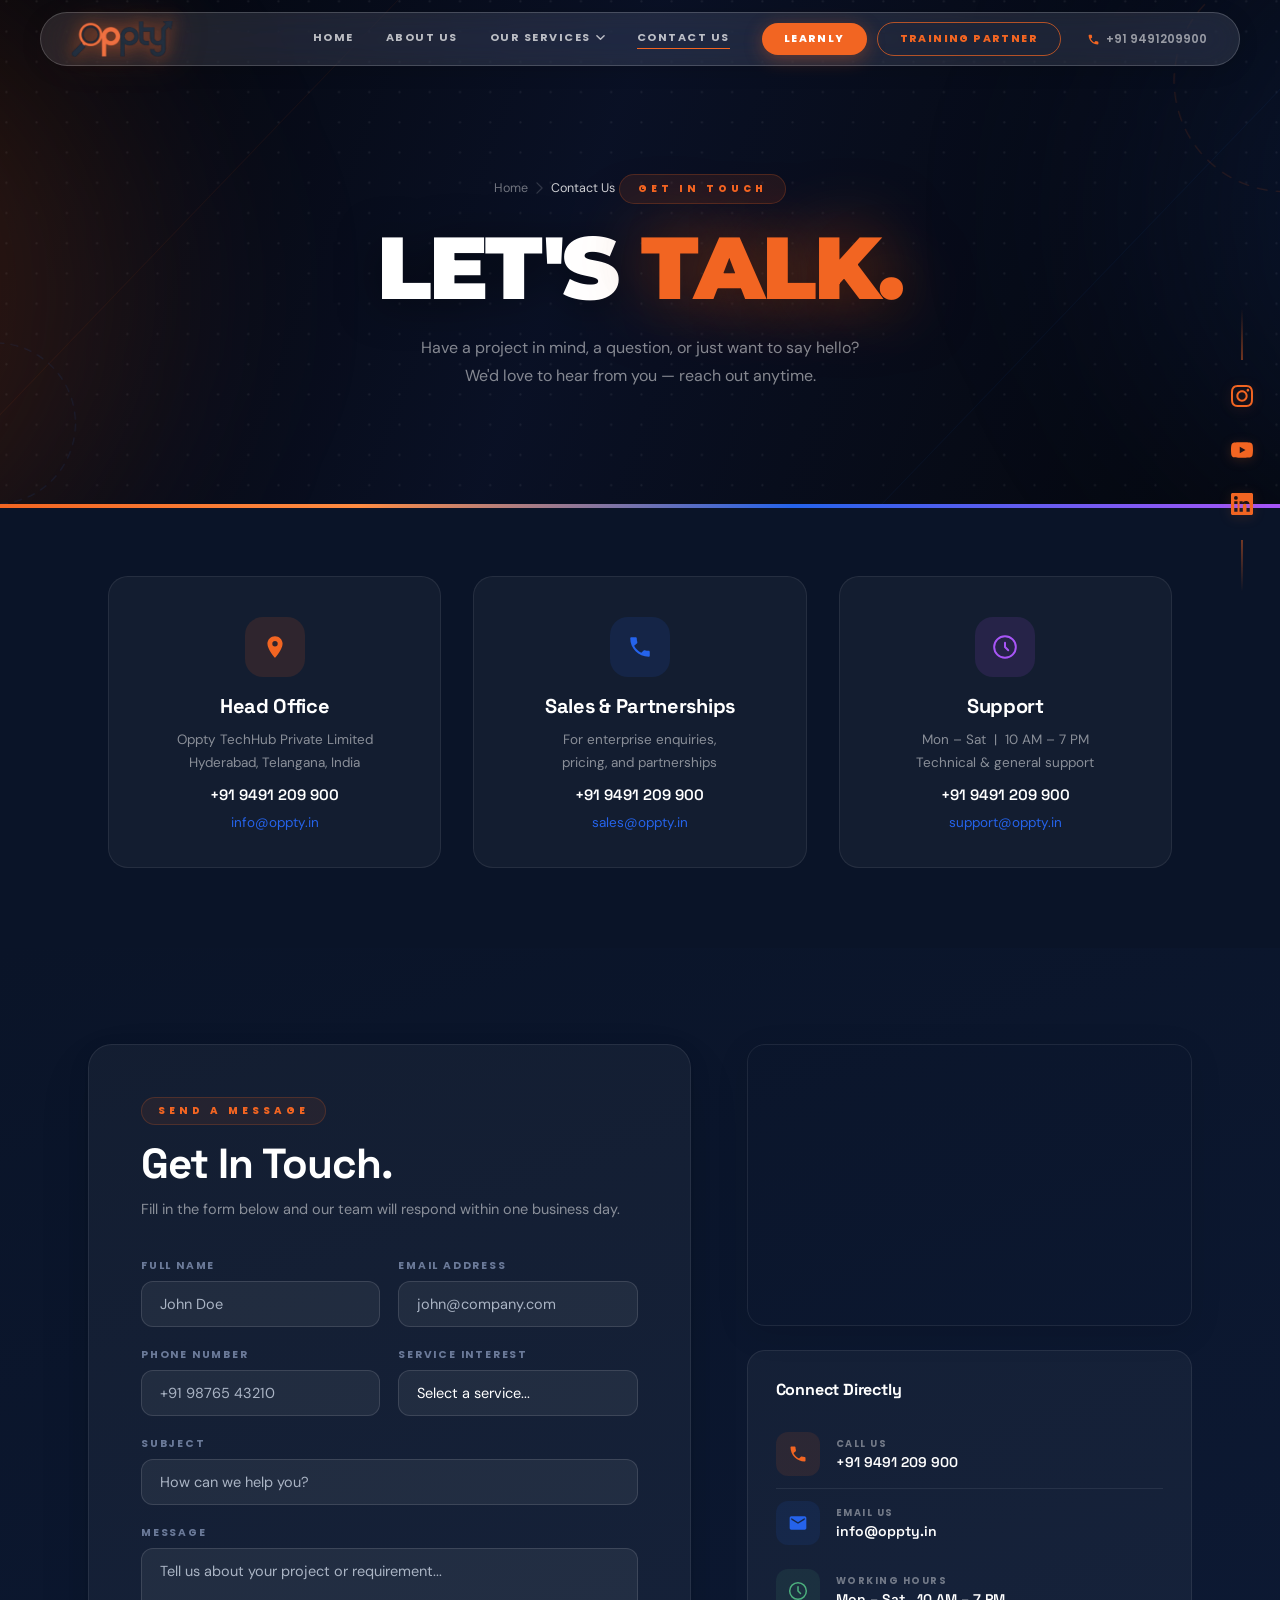
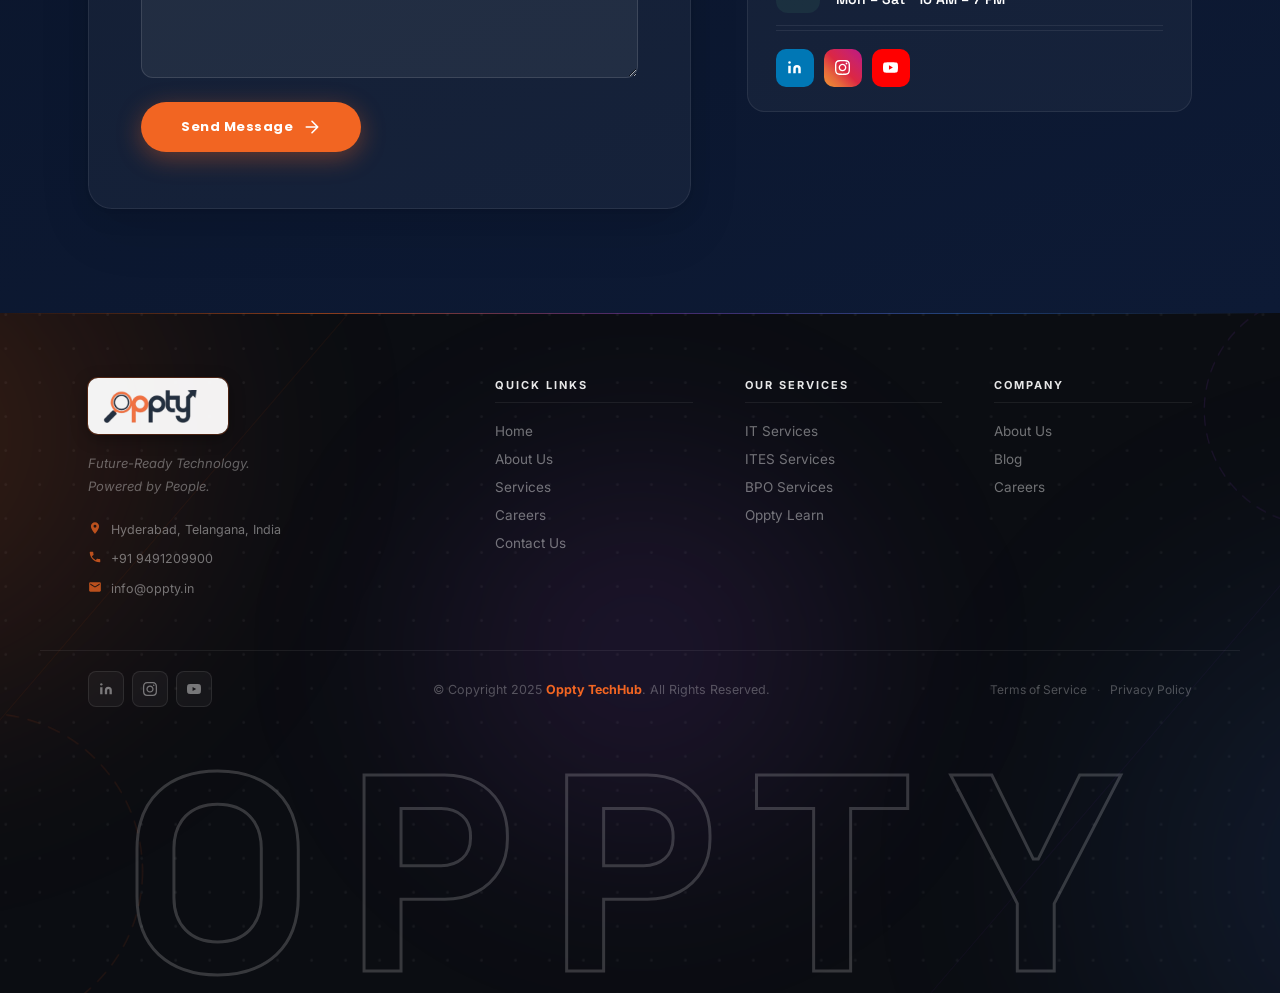
<file: HTML/contact.html>
<!DOCTYPE html>
<html lang="en">
<head>
  <meta charset="UTF-8" />
  <meta name="viewport" content="width=device-width, initial-scale=1.0" />
  <title>Contact Us – Oppty TechHub</title>
  <link rel="preconnect" href="https://fonts.googleapis.com" />
  <link rel="preconnect" href="https://fonts.gstatic.com" crossorigin />
  <link href="https://fonts.googleapis.com/css2?family=Inter:wght@300;400;500;600;700&family=Montserrat:wght@700;800;900&family=Poppins:wght@400;500;600;700;800&family=Space+Grotesk:wght@400;500;600;700&family=DM+Sans:ital,opsz,wght@0,9..40,300;0,9..40,400;0,9..40,500;1,9..40,400&display=swap" rel="stylesheet" />
  <link rel="stylesheet" href="../CSS/index.css" />
  <link rel="stylesheet" href="../CSS/contact.css" />
</head>
<body class="page-light">

  <!-- ── PAGE LOADER ── -->
  <div class="page-loader is-visible" id="pageLoader">
    <div class="page-loader__logo">
      <div class="page-loader__ring"></div>
      <div class="page-loader__ring"></div>
      <div class="page-loader__ring"></div>
      <img class="page-loader__img" src="../ASSETS/images/oppty.png" alt="Loading" />
    </div>
  </div>

  <!-- ══════════════════════════════════════
       FLOATING SOCIAL BAR
  ═══════════════════════════════════════ -->
  <div class="social-bar">
    <a href="https://www.instagram.com/opptytech?igsh=YTExdTBsc3Y4ejU2"
       target="_blank" rel="noopener" aria-label="Instagram" class="social-bar__link">
      <svg viewBox="0 0 24 24" fill="currentColor">
        <path d="M12 2.163c3.204 0 3.584.012 4.85.07 3.252.148 4.771 1.691 4.919 4.919.058 1.265.069 1.645.069 4.849 0 3.205-.012 3.584-.069 4.849-.149 3.225-1.664 4.771-4.919 4.919-1.266.058-1.644.07-4.85.07-3.204 0-3.584-.012-4.849-.07-3.26-.149-4.771-1.699-4.919-4.92-.058-1.265-.07-1.644-.07-4.849 0-3.204.013-3.583.07-4.849.149-3.227 1.664-4.771 4.919-4.919 1.266-.057 1.645-.069 4.849-.069zm0-2.163c-3.259 0-3.667.014-4.947.072-4.358.2-6.78 2.618-6.98 6.98-.059 1.281-.073 1.689-.073 4.948 0 3.259.014 3.668.072 4.948.2 4.358 2.618 6.78 6.98 6.98 1.281.058 1.689.072 4.948.072 3.259 0 3.668-.014 4.948-.072 4.354-.2 6.782-2.618 6.979-6.98.059-1.28.073-1.689.073-4.948 0-3.259-.014-3.667-.072-4.947-.196-4.354-2.617-6.78-6.979-6.98-1.281-.059-1.69-.073-4.949-.073zm0 5.838c-3.403 0-6.162 2.759-6.162 6.162s2.759 6.163 6.162 6.163 6.162-2.759 6.162-6.163c0-3.403-2.759-6.162-6.162-6.162zm0 10.162c-2.209 0-4-1.79-4-4 0-2.209 1.791-4 4-4s4 1.791 4 4c0 2.21-1.791 4-4 4zm6.406-11.845c-.796 0-1.441.645-1.441 1.44s.645 1.44 1.441 1.44c.795 0 1.439-.645 1.439-1.44s-.644-1.44-1.439-1.44z"/>
      </svg>
    </a>
    <a href="https://youtube.com/@mroppty?si=NbpyNIM-vkHyeLYM"
       target="_blank" rel="noopener" aria-label="YouTube" class="social-bar__link">
      <svg viewBox="0 0 24 24" fill="currentColor">
        <path d="M23.498 6.186a3.016 3.016 0 0 0-2.122-2.136C19.505 3.545 12 3.545 12 3.545s-7.505 0-9.377.505A3.017 3.017 0 0 0 .502 6.186C0 8.07 0 12 0 12s0 3.93.502 5.814a3.016 3.016 0 0 0 2.122 2.136c1.871.505 9.376.505 9.376.505s7.505 0 9.377-.505a3.015 3.015 0 0 0 2.122-2.136C24 15.93 24 12 24 12s0-3.93-.502-5.814zM9.545 15.568V8.432L15.818 12l-6.273 3.568z"/>
      </svg>
    </a>
    <a href="https://www.linkedin.com/company/opptytech/"
       target="_blank" rel="noopener" aria-label="LinkedIn" class="social-bar__link">
      <svg viewBox="0 0 24 24" fill="currentColor">
        <path d="M20.447 20.452h-3.554v-5.569c0-1.328-.027-3.037-1.852-3.037-1.853 0-2.136 1.445-2.136 2.939v5.667H9.351V9h3.414v1.561h.046c.477-.9 1.637-1.85 3.37-1.85 3.601 0 4.267 2.37 4.267 5.455v6.286zM5.337 7.433a2.062 2.062 0 0 1-2.063-2.065 2.064 2.064 0 1 1 2.063 2.065zm1.782 13.019H3.555V9h3.564v11.452zM22.225 0H1.771C.792 0 0 .774 0 1.729v20.542C0 23.227.792 24 1.771 24h20.451C23.2 24 24 23.227 24 22.271V1.729C24 .774 23.2 0 22.222 0h.003z"/>
      </svg>
    </a>
  </div>

  <!-- ══════════════════════════════════════
       NAVBAR
  ═══════════════════════════════════════ -->
  <header id="navbar">
    <div class="nav-inner">

      <!-- Logo -->
      <a href="../index.html" class="logo">
        <img class="logo-img" src="../ASSETS/images/oppty.png" alt="Oppty Logo" />
      </a>

      <!-- Desktop Navigation -->
      <nav>
        <a href="../index.html">Home</a>
        <a href="about.html">About Us</a>

        <div class="nav-dropdown">
          <a href="#"
             class="nav-dropdown__toggle"
             onclick="toggleNavDropdown(this); return false;">
            Our Services
            <svg class="nav-dropdown__arrow" viewBox="0 0 10 6" fill="none">
              <path d="M1 1l4 4 4-4" stroke="currentColor"
                    stroke-width="1.6" stroke-linecap="round" stroke-linejoin="round"/>
            </svg>
          </a>
          <ul class="nav-dropdown__menu">
            <li>
              <a href="IT_services.html">
                <span class="dd-icon dd-icon--blue">
                  <svg viewBox="0 0 24 24" fill="none">
                    <rect x="2" y="3" width="20" height="14" rx="2"
                          stroke="currentColor" stroke-width="1.6"/>
                    <path d="M8 21h8M12 17v4" stroke="currentColor"
                          stroke-width="1.6" stroke-linecap="round"/>
                  </svg>
                </span>
                <span class="dd-label">IT Services</span>
              </a>
            </li>
            <li>
              <a href="ITES_services.html">
                <span class="dd-icon dd-icon--orange">
                  <svg viewBox="0 0 24 24" fill="none">
                    <circle cx="12" cy="12" r="3"
                            stroke="currentColor" stroke-width="1.6"/>
                    <path d="M6.3 6.3a8 8 0 0 0 0 11.4M17.7 6.3a8 8 0 0 1 0 11.4"
                          stroke="currentColor" stroke-width="1.6" stroke-linecap="round"/>
                  </svg>
                </span>
                <span class="dd-label">ITES Services</span>
              </a>
            </li>

          
          </ul>
        </div>

        <a href="contact.html" class="ct-nav-active">Contact Us</a>
      </nav>

      <!-- Nav Actions -->
      <div class="nav-actions">
        <a href="./Oppty_learn.html" class="btn btn-academy">Learnly</a>
        <a href="#" class="btn btn-training">Training Partner</a>
        <a href="tel:+919491209900" class="phone-link">
          <svg viewBox="0 0 24 24" fill="currentColor">
            <path d="M6.6 10.8c1.4 2.8 3.8 5.1 6.6 6.6l2.2-2.2c.27-.27.67-.36 1.02-.24 1.12.37 2.33.57 3.58.57.55 0 1 .45 1 1V20c0 .55-.45 1-1 1-9.39 0-17-7.61-17-17 0-.55.45-1 1-1H8c.55 0 1 .45 1 1 0 1.25.2 2.45.57 3.57-.11.34-.03.74-.24 1.01L6.6 10.8z"/>
          </svg>
          +91 9491209900
        </a>
      </div>

      <!-- Hamburger -->
      <button class="hamburger" aria-label="Toggle menu" onclick="toggleMenu()">
        <span></span><span></span><span></span>
      </button>

    </div><!-- /.nav-inner -->

    <!-- Mobile Nav -->
    <div class="mobile-nav" id="mobileNav">
      <a href="../index.html">Home</a>
      <a href="about.html">About Us</a>

      <div class="mobile-dropdown">
        <button class="mobile-dropdown__toggle"
                onclick="toggleMobileDropdown(this)"
                aria-expanded="false">
          Our Services
          <svg class="mobile-dropdown__arrow" viewBox="0 0 10 6" fill="none">
            <path d="M1 1l4 4 4-4" stroke="currentColor"
                  stroke-width="1.6" stroke-linecap="round" stroke-linejoin="round"/>
          </svg>
        </button>
        <ul class="mobile-dropdown__menu">
          <li><a href="IT_services.html">IT Services</a></li>
          <li><a href="ITES_services.html">ITES Services</a></li>
          
        </ul>
      </div>

      <a href="contact.html">Contact Us</a>

      <div class="mobile-btns">
        <a href="./Oppty_learn.html" class="btn btn-academy">Learnly</a>
        <a href="#" class="btn btn-training">Training Partner</a>
      </div>
    </div><!-- /.mobile-nav -->

  </header>

  <!-- ══════════════════════════════════════
       HERO — dark cinematic
  ═══════════════════════════════════════ -->
  <section class="ct-hero">
    <div class="ct-hero__img" aria-hidden="true"></div>
    <div class="ct-hero__overlay" aria-hidden="true"></div>

    <div class="ct-hero__mesh" aria-hidden="true">
      <svg viewBox="0 0 1440 500" preserveAspectRatio="xMidYMid slice"
           xmlns="http://www.w3.org/2000/svg">
        <defs>
          <radialGradient id="cth-o" cx="15%" cy="55%" r="55%">
            <stop offset="0%"   stop-color="#f26522" stop-opacity="0.30"/>
            <stop offset="100%" stop-color="#f26522" stop-opacity="0"/>
          </radialGradient>
          <radialGradient id="cth-b" cx="85%" cy="45%" r="55%">
            <stop offset="0%"   stop-color="#2563eb" stop-opacity="0.22"/>
            <stop offset="100%" stop-color="#2563eb" stop-opacity="0"/>
          </radialGradient>
          <pattern id="cth-dot" x="0" y="0" width="30" height="30"
                   patternUnits="userSpaceOnUse">
            <circle cx="1.4" cy="1.4" r="1.1" fill="rgba(255,255,255,0.07)"/>
          </pattern>
        </defs>
        <rect width="1440" height="500" fill="url(#cth-dot)"/>
        <ellipse class="cth-orb cth-orb--1"
                 cx="150" cy="250" rx="500" ry="420" fill="url(#cth-o)"/>
        <ellipse class="cth-orb cth-orb--2"
                 cx="1290" cy="250" rx="480" ry="400" fill="url(#cth-b)"/>
        <circle class="cth-ring" cx="1360" cy="80" r="110" fill="none"
                stroke="rgba(242,101,34,0.15)" stroke-width="1.2"
                stroke-dasharray="11 8"/>
        <circle class="cth-ring cth-ring--rev" cx="80" cy="420" r="80" fill="none"
                stroke="rgba(59,130,246,0.13)" stroke-width="1"
                stroke-dasharray="8 6"/>
        <line x1="0"   y1="500" x2="480"  y2="0"
              stroke="rgba(242,101,34,0.06)" stroke-width="1"/>
        <line x1="960" y1="500" x2="1440" y2="0"
              stroke="rgba(59,130,246,0.05)" stroke-width="1"/>
      </svg>
    </div>

    <div class="ct-hero__content">
      <div class="ct-hero__bread">
        <a href="../index.html">Home</a>
        <svg viewBox="0 0 8 14" fill="none">
          <path d="M1 1l6 6-6 6" stroke="currentColor"
                stroke-width="1.5" stroke-linecap="round" stroke-linejoin="round"/>
        </svg>
        <span>Contact Us</span>
      </div>
      <p class="ct-hero__eyebrow">GET IN TOUCH</p>
      <h1 class="ct-hero__title">
        Let's <span class="ct-hero__accent">Talk.</span>
      </h1>
      <p class="ct-hero__sub">
        Have a project in mind, a question, or just want to say hello?<br/>
        We'd love to hear from you — reach out anytime.
      </p>
    </div>
  </section>

  <!-- ══════════════════════════════════════
       OFFICE CARDS STRIP
  ═══════════════════════════════════════ -->
  <section class="ct-offices">
    <div class="ct-offices__inner">

      <!-- Head Office -->
      <div class="ct-office-card">
        <div class="ct-office-card__icon ct-office-card__icon--orange">
          <svg viewBox="0 0 24 24" fill="none">
            <path d="M12 2C8.13 2 5 5.13 5 9c0 5.25 7 13 7 13s7-7.75 7-13c0-3.87-3.13-7-7-7zm0 9.5a2.5 2.5 0 1 1 0-5 2.5 2.5 0 0 1 0 5z"
                  fill="currentColor"/>
          </svg>
        </div>
        <h3 class="ct-office-card__city">Head Office</h3>
        <p class="ct-office-card__addr">
          Oppty TechHub Private Limited<br/>
          Hyderabad, Telangana, India
        </p>
        <a href="tel:+919491209900" class="ct-office-card__phone">+91 9491 209 900</a>
        <a href="mailto:info@oppty.in" class="ct-office-card__email">info@oppty.in</a>
      </div>

      <!-- Sales & Partnerships -->
      <div class="ct-office-card">
        <div class="ct-office-card__icon ct-office-card__icon--blue">
          <svg viewBox="0 0 24 24" fill="none">
            <path d="M6.6 10.8c1.4 2.8 3.8 5.1 6.6 6.6l2.2-2.2c.27-.27.67-.36 1.02-.24 1.12.37 2.33.57 3.58.57.55 0 1 .45 1 1V20c0 .55-.45 1-1 1-9.39 0-17-7.61-17-17 0-.55.45-1 1-1H8c.55 0 1 .45 1 1 0 1.25.2 2.45.57 3.57-.11.34-.03.74-.24 1.01L6.6 10.8z"
                  fill="currentColor"/>
          </svg>
        </div>
        <h3 class="ct-office-card__city">Sales &amp; Partnerships</h3>
        <p class="ct-office-card__addr">
          For enterprise enquiries,<br/>
          pricing, and partnerships
        </p>
        <a href="tel:+919491209900" class="ct-office-card__phone">+91 9491 209 900</a>
        <a href="mailto:sales@oppty.in" class="ct-office-card__email">sales@oppty.in</a>
      </div>

      <!-- Support -->
      <div class="ct-office-card">
        <div class="ct-office-card__icon ct-office-card__icon--purple">
          <svg viewBox="0 0 24 24" fill="none">
            <circle cx="12" cy="12" r="10"
                    stroke="currentColor" stroke-width="1.8"/>
            <path d="M12 8v4l3 3" stroke="currentColor"
                  stroke-width="1.8" stroke-linecap="round"/>
          </svg>
        </div>
        <h3 class="ct-office-card__city">Support</h3>
        <p class="ct-office-card__addr">
          Mon – Sat &nbsp;|&nbsp; 10 AM – 7 PM<br/>
          Technical &amp; general support
        </p>
        <a href="tel:+919491209900" class="ct-office-card__phone">+91 9491 209 900</a>
        <a href="mailto:support@oppty.in" class="ct-office-card__email">support@oppty.in</a>
      </div>

    </div>
  </section>

  <!-- ══════════════════════════════════════
       FORM + MAP
  ═══════════════════════════════════════ -->
  <section class="ct-main">
    <div class="ct-main__inner">

      <!-- ── Contact Form ── -->
      <div class="ct-form-wrap">
        <div class="ct-form-head">
          <p class="ct-form-label">SEND A MESSAGE</p>
          <h2 class="ct-form-title">Get In Touch.</h2>
          <p class="ct-form-sub">
            Fill in the form below and our team will respond within one business day.
          </p>
        </div>

        <form class="ct-form" id="contactForm" novalidate>
          <div class="ct-form-row">
            <div class="ct-fg">
              <label for="ct-name">Full Name</label>
              <input type="text" id="ct-name"
                     placeholder="John Doe" autocomplete="name"/>
            </div>
            <div class="ct-fg">
              <label for="ct-email">Email Address</label>
              <input type="email" id="ct-email"
                     placeholder="john@company.com" autocomplete="email"/>
            </div>
          </div>

          <div class="ct-form-row">
            <div class="ct-fg">
              <label for="ct-phone">Phone Number</label>
              <input type="tel" id="ct-phone"
                     placeholder="+91 98765 43210"/>
            </div>
            <div class="ct-fg">
              <label for="ct-service">Service Interest</label>
              <select id="ct-service">
                <option value="" disabled selected>Select a service...</option>
                <option>IT Services</option>
                <option>ITES Services</option>
                <option>BPO Services</option>
                <option>Oppty Learn</option>
                <option>General Enquiry</option>
              </select>
            </div>
          </div>

          <div class="ct-fg">
            <label for="ct-subject">Subject</label>
            <input type="text" id="ct-subject"
                   placeholder="How can we help you?"/>
          </div>

          <div class="ct-fg">
            <label for="ct-msg">Message</label>
            <textarea id="ct-msg" rows="5"
                      placeholder="Tell us about your project or requirement..."></textarea>
          </div>

          <button type="submit" class="ct-btn">
            Send Message
            <svg viewBox="0 0 22 22" fill="none">
              <path d="M4 11h14M11 4l7 7-7 7" stroke="currentColor"
                    stroke-width="2" stroke-linecap="round" stroke-linejoin="round"/>
            </svg>
          </button>

          <!-- Success message (hidden by default) -->
          <div class="ct-form-success" id="formSuccess" style="display:none;">
            <svg viewBox="0 0 24 24" fill="none">
              <circle cx="12" cy="12" r="10"
                      stroke="currentColor" stroke-width="2"/>
              <path d="M8 12l3 3 5-5" stroke="currentColor"
                    stroke-width="2" stroke-linecap="round" stroke-linejoin="round"/>
            </svg>
            <span>Thank you! We'll get back to you within one business day.</span>
          </div>

        </form>
      </div>

      <!-- ── Map + quick info ── -->
      <div class="ct-aside">

        <!-- Google Map -->
        <div class="ct-map">
          <iframe
            src="https://www.google.com/maps/embed?pb=!1m18!1m12!1m3!1d3805.1965388409144!2d78.3327813758126!3d17.498128999604173!2m3!1f0!2f0!3f0!3m2!1i1024!2i768!4f13.1!3m3!1m2!1s0x3bcb93d5ccaa5227%3A0xde534d4e3362e42b!2sOppty%20TechHub%20Private%20Limited!5e0!3m2!1sen!2sin!4v1781771371119!5m2!1sen!2sin"
            width="100%" height="280" style="border:0;"
            allowfullscreen="" loading="lazy"
            referrerpolicy="no-referrer-when-downgrade"
            title="Oppty TechHub Location">
          </iframe>
        </div>

        <!-- Quick Connect -->
        <div class="ct-quick">
          <h4 class="ct-quick__title">Connect Directly</h4>

          <a href="tel:+919491209900" class="ct-quick-item">
            <div class="ct-qi-icon ct-qi-icon--orange">
              <svg viewBox="0 0 24 24" fill="none">
                <path d="M6.6 10.8c1.4 2.8 3.8 5.1 6.6 6.6l2.2-2.2c.27-.27.67-.36 1.02-.24 1.12.37 2.33.57 3.58.57.55 0 1 .45 1 1V20c0 .55-.45 1-1 1-9.39 0-17-7.61-17-17 0-.55.45-1 1-1H8c.55 0 1 .45 1 1 0 1.25.2 2.45.57 3.57-.11.34-.03.74-.24 1.01L6.6 10.8z"
                      fill="currentColor"/>
              </svg>
            </div>
            <div>
              <span class="ct-qi-label">Call Us</span>
              <span class="ct-qi-value">+91 9491 209 900</span>
            </div>
          </a>

          <a href="mailto:info@oppty.in" class="ct-quick-item">
            <div class="ct-qi-icon ct-qi-icon--blue">
              <svg viewBox="0 0 24 24" fill="none">
                <path d="M20 4H4c-1.1 0-2 .9-2 2v12c0 1.1.9 2 2 2h16c1.1 0 2-.9 2-2V6c0-1.1-.9-2-2-2zm0 4l-8 5-8-5V6l8 5 8-5v2z"
                      fill="currentColor"/>
              </svg>
            </div>
            <div>
              <span class="ct-qi-label">Email Us</span>
              <span class="ct-qi-value">info@oppty.in</span>
            </div>
          </a>

          <div class="ct-quick-item ct-quick-item--nolink">
            <div class="ct-qi-icon ct-qi-icon--green">
              <svg viewBox="0 0 24 24" fill="none">
                <circle cx="12" cy="12" r="10"
                        stroke="currentColor" stroke-width="1.8"/>
                <path d="M12 7v5l3 3" stroke="currentColor"
                      stroke-width="1.8" stroke-linecap="round"/>
              </svg>
            </div>
            <div>
              <span class="ct-qi-label">Working Hours</span>
              <span class="ct-qi-value">Mon – Sat &nbsp; 10 AM – 7 PM</span>
            </div>
          </div>

          <!-- Social Icons -->
          <div class="ct-quick-socials">
            <a href="https://www.linkedin.com/company/opptytech/"
               target="_blank" aria-label="LinkedIn" class="ct-soc ct-soc--li">
              <svg viewBox="0 0 24 24" fill="currentColor">
                <path d="M16 8a6 6 0 0 1 6 6v7h-4v-7a2 2 0 0 0-2-2 2 2 0 0 0-2 2v7h-4v-7a6 6 0 0 1 6-6zM2 9h4v12H2z"/>
                <circle cx="4" cy="4" r="2"/>
              </svg>
            </a>
            <a href="https://www.instagram.com/opptytech"
               target="_blank" aria-label="Instagram" class="ct-soc ct-soc--ig">
              <svg viewBox="0 0 24 24" fill="currentColor">
                <path d="M12 2.163c3.204 0 3.584.012 4.85.07 3.252.148 4.771 1.691 4.919 4.919.058 1.265.069 1.645.069 4.849 0 3.205-.012 3.584-.069 4.849-.149 3.225-1.664 4.771-4.919 4.919-1.266.058-1.644.07-4.85.07-3.204 0-3.584-.012-4.849-.07-3.26-.149-4.771-1.699-4.919-4.92-.058-1.265-.07-1.644-.07-4.849 0-3.204.013-3.583.07-4.849.149-3.227 1.664-4.771 4.919-4.919 1.266-.057 1.645-.069 4.849-.069zm0-2.163c-3.259 0-3.667.014-4.947.072-4.358.2-6.78 2.618-6.98 6.98-.059 1.281-.073 1.689-.073 4.948 0 3.259.014 3.668.072 4.948.2 4.358 2.618 6.78 6.98 6.98 1.281.058 1.689.072 4.948.072 3.259 0 3.668-.014 4.948-.072 4.354-.2 6.782-2.618 6.979-6.98.059-1.28.073-1.689.073-4.948 0-3.259-.014-3.667-.072-4.947-.196-4.354-2.617-6.78-6.979-6.98-1.281-.059-1.69-.073-4.949-.073zm0 5.838c-3.403 0-6.162 2.759-6.162 6.162s2.759 6.163 6.162 6.163 6.162-2.759 6.162-6.163c0-3.403-2.759-6.162-6.162-6.162zm0 10.162c-2.209 0-4-1.79-4-4 0-2.209 1.791-4 4-4s4 1.791 4 4c0 2.21-1.791 4-4 4zm6.406-11.845c-.796 0-1.441.645-1.441 1.44s.645 1.44 1.441 1.44c.795 0 1.439-.645 1.439-1.44s-.644-1.44-1.439-1.44z"/>
              </svg>
            </a>
            <a href="https://youtube.com/@mroppty"
               target="_blank" aria-label="YouTube" class="ct-soc ct-soc--yt">
              <svg viewBox="0 0 24 24" fill="currentColor">
                <path d="M23.498 6.186a3.016 3.016 0 0 0-2.122-2.136C19.505 3.545 12 3.545 12 3.545s-7.505 0-9.377.505A3.017 3.017 0 0 0 .502 6.186C0 8.07 0 12 0 12s0 3.93.502 5.814a3.016 3.016 0 0 0 2.122 2.136c1.871.505 9.376.505 9.376.505s7.505 0 9.377-.505a3.015 3.015 0 0 0 2.122-2.136C24 15.93 24 12 24 12s0-3.93-.502-5.814zM9.545 15.568V8.432L15.818 12l-6.273 3.568z"/>
              </svg>
            </a>
          </div>

        </div>
      </div>

    </div>
  </section>

  <!-- ══════════════════════════════════════
       FOOTER
  ═══════════════════════════════════════ -->
  <footer class="footer">
    <div class="footer-bg" aria-hidden="true">
      <svg class="footer-bg-svg" viewBox="0 0 1440 560"
           preserveAspectRatio="xMidYMid slice"
           xmlns="http://www.w3.org/2000/svg">
        <defs>
          <radialGradient id="fo1-ct" cx="50%" cy="50%" r="50%">
            <stop offset="0%"   stop-color="#f26522" stop-opacity="0.22"/>
            <stop offset="100%" stop-color="#f26522" stop-opacity="0"/>
          </radialGradient>
          <radialGradient id="fo2-ct" cx="50%" cy="50%" r="50%">
            <stop offset="0%"   stop-color="#3b82f6" stop-opacity="0.16"/>
            <stop offset="100%" stop-color="#3b82f6" stop-opacity="0"/>
          </radialGradient>
          <radialGradient id="fo3-ct" cx="50%" cy="50%" r="50%">
            <stop offset="0%"   stop-color="#a855f7" stop-opacity="0.14"/>
            <stop offset="100%" stop-color="#a855f7" stop-opacity="0"/>
          </radialGradient>
          <pattern id="fdots-ct" x="0" y="0" width="28" height="28"
                   patternUnits="userSpaceOnUse">
            <circle cx="1.4" cy="1.4" r="1.1" fill="rgba(255,255,255,0.05)"/>
          </pattern>
        </defs>
        <rect width="1440" height="560" fill="url(#fdots-ct)"/>
        <ellipse class="fo fo--1" cx="100"  cy="100" rx="340" ry="320" fill="url(#fo1-ct)"/>
        <ellipse class="fo fo--2" cx="1360" cy="460" rx="360" ry="340" fill="url(#fo2-ct)"/>
        <ellipse class="fo fo--3" cx="720"  cy="280" rx="260" ry="240" fill="url(#fo3-ct)"/>
        <circle class="fr fr--a" cx="180"  cy="460" r="130" fill="none"
                stroke="rgba(242,101,34,0.12)" stroke-width="1" stroke-dasharray="11 7"/>
        <circle class="fr fr--b" cx="1280" cy="80"  r="95"  fill="none"
                stroke="rgba(168,85,247,0.12)"  stroke-width="1" stroke-dasharray="9 6"/>
        <line x1="0"   y1="560" x2="480"  y2="0"
              stroke="rgba(242,101,34,0.05)" stroke-width="1"/>
        <line x1="960" y1="560" x2="1440" y2="0"
              stroke="rgba(168,85,247,0.04)" stroke-width="1"/>
      </svg>
    </div>

    <div class="footer-topline"></div>

    <div class="footer-main">
      <div class="footer-brand">
        <a href="../index.html" class="footer-logo-wrap">
          <div class="footer-logo-icon">
            <img src="../ASSETS/images/oppty.png" alt="Oppty Logo"/>
          </div>
        </a>
        <p class="footer-tagline">Future-Ready Technology.<br/>Powered by People.</p>
        <div class="footer-contact-list">
          <p class="footer-contact-item">
            <svg viewBox="0 0 24 24" fill="none">
              <path d="M12 2C8.13 2 5 5.13 5 9c0 5.25 7 13 7 13s7-7.75 7-13c0-3.87-3.13-7-7-7zm0 9.5a2.5 2.5 0 1 1 0-5 2.5 2.5 0 0 1 0 5z"
                    fill="currentColor"/>
            </svg>
            Hyderabad, Telangana, India
          </p>
          <p class="footer-contact-item">
            <svg viewBox="0 0 24 24" fill="none">
              <path d="M6.6 10.8c1.4 2.8 3.8 5.1 6.6 6.6l2.2-2.2c.27-.27.67-.36 1.02-.24 1.12.37 2.33.57 3.58.57.55 0 1 .45 1 1V20c0 .55-.45 1-1 1-9.39 0-17-7.61-17-17 0-.55.45-1 1-1H8c.55 0 1 .45 1 1 0 1.25.2 2.45.57 3.57-.11.34-.03.74-.24 1.01L6.6 10.8z"
                    fill="currentColor"/>
            </svg>
            <a href="tel:+919491209900">+91 9491209900</a>
          </p>
          <p class="footer-contact-item">
            <svg viewBox="0 0 24 24" fill="none">
              <path d="M20 4H4c-1.1 0-2 .9-2 2v12c0 1.1.9 2 2 2h16c1.1 0 2-.9 2-2V6c0-1.1-.9-2-2-2zm0 4l-8 5-8-5V6l8 5 8-5v2z"
                    fill="currentColor"/>
            </svg>
            <a href="mailto:info@oppty.in">info@oppty.in</a>
          </p>
        </div>
      </div>

      <div class="footer-col">
        <h4 class="footer-col-heading">Quick Links</h4>
        <ul class="footer-nav">
          <li><a href="../index.html">Home</a></li>
          <li><a href="about.html">About Us</a></li>
          <li><a href="#">Services</a></li>
          <li><a href="#">Careers</a></li>
          <li><a href="contact.html">Contact Us</a></li>
        </ul>
      </div>

      <div class="footer-col">
        <h4 class="footer-col-heading">Our Services</h4>
        <ul class="footer-nav">
          <li><a href="IT_services.html">IT Services</a></li>
          <li><a href="ITES_services.html">ITES Services</a></li>
          <li><a href="BPO.html">BPO Services</a></li>
          <li><a href="Oppty_learn.html">Oppty Learn</a></li>
        </ul>
      </div>

      <div class="footer-col">
        <h4 class="footer-col-heading">Company</h4>
        <ul class="footer-nav">
          <li><a href="about.html">About Us</a></li>
          <li><a href="#">Blog</a></li>
          <li><a href="#">Careers</a></li>
        </ul>
      </div>
    </div>

    <div class="footer-mid-divider"></div>

    <div class="footer-bottom">
      <div class="footer-socials">
        <a href="https://www.linkedin.com/company/opptytech/"
           target="_blank" aria-label="LinkedIn" class="fsoc">
          <svg viewBox="0 0 24 24" fill="currentColor">
            <path d="M16 8a6 6 0 0 1 6 6v7h-4v-7a2 2 0 0 0-2-2 2 2 0 0 0-2 2v7h-4v-7a6 6 0 0 1 6-6zM2 9h4v12H2z"/>
            <circle cx="4" cy="4" r="2"/>
          </svg>
        </a>
        <a href="https://www.instagram.com/opptytech"
           target="_blank" aria-label="Instagram" class="fsoc">
          <svg viewBox="0 0 24 24" fill="currentColor">
            <path d="M12 2.163c3.204 0 3.584.012 4.85.07 3.252.148 4.771 1.691 4.919 4.919.058 1.265.069 1.645.069 4.849 0 3.205-.012 3.584-.069 4.849-.149 3.225-1.664 4.771-4.919 4.919-1.266.058-1.644.07-4.85.07-3.204 0-3.584-.012-4.849-.07-3.26-.149-4.771-1.699-4.919-4.92-.058-1.265-.07-1.644-.07-4.849 0-3.204.013-3.583.07-4.849.149-3.227 1.664-4.771 4.919-4.919 1.266-.057 1.645-.069 4.849-.069zm0-2.163c-3.259 0-3.667.014-4.947.072-4.358.2-6.78 2.618-6.98 6.98-.059 1.281-.073 1.689-.073 4.948 0 3.259.014 3.668.072 4.948.2 4.358 2.618 6.78 6.98 6.98 1.281.058 1.689.072 4.948.072 3.259 0 3.668-.014 4.948-.072 4.354-.2 6.782-2.618 6.979-6.98.059-1.28.073-1.689.073-4.948 0-3.259-.014-3.667-.072-4.947-.196-4.354-2.617-6.78-6.979-6.98-1.281-.059-1.69-.073-4.949-.073zm0 5.838c-3.403 0-6.162 2.759-6.162 6.162s2.759 6.163 6.162 6.163 6.162-2.759 6.162-6.163c0-3.403-2.759-6.162-6.162-6.162zm0 10.162c-2.209 0-4-1.79-4-4 0-2.209 1.791-4 4-4s4 1.791 4 4c0 2.21-1.791 4-4 4zm6.406-11.845c-.796 0-1.441.645-1.441 1.44s.645 1.44 1.441 1.44c.795 0 1.439-.645 1.439-1.44s-.644-1.44-1.439-1.44z"/>
          </svg>
        </a>
        <a href="https://youtube.com/@mroppty"
           target="_blank" aria-label="YouTube" class="fsoc">
          <svg viewBox="0 0 24 24" fill="currentColor">
            <path d="M23.498 6.186a3.016 3.016 0 0 0-2.122-2.136C19.505 3.545 12 3.545 12 3.545s-7.505 0-9.377.505A3.017 3.017 0 0 0 .502 6.186C0 8.07 0 12 0 12s0 3.93.502 5.814a3.016 3.016 0 0 0 2.122 2.136c1.871.505 9.376.505 9.376.505s7.505 0 9.377-.505a3.015 3.015 0 0 0 2.122-2.136C24 15.93 24 12 24 12s0-3.93-.502-5.814zM9.545 15.568V8.432L15.818 12l-6.273 3.568z"/>
          </svg>
        </a>
      </div>

      <p class="footer-copy">
        &copy; Copyright 2025 <strong>Oppty TechHub</strong>. All Rights Reserved.
      </p>

      <div class="footer-legal">
        <a href="#">Terms of Service</a>
        <span class="fl-sep">&middot;</span>
        <a href="#">Privacy Policy</a>
      </div>
    </div>

    <div class="footer-watermark" aria-hidden="true">OPPTY</div>
  </footer>

  <!-- ══════════════════════════════════════
       SCRIPTS — all fixed & clean
  ═══════════════════════════════════════ -->
  <script>
    // Navbar scroll
    const navbar = document.getElementById('navbar');
    const heroSection = document.querySelector('.ct-hero');
    window.addEventListener('scroll', function() {
        var heroH = heroSection ? heroSection.offsetHeight : 0;
        navbar.classList.toggle('scrolled', window.scrollY > 40);
        navbar.classList.toggle('past-hero', window.scrollY > heroH - 60);
    });

    // Mobile menu toggle
    function toggleMenu() {
        document.getElementById('mobileNav').classList.toggle('open');
    }

    // Desktop dropdown toggle
    function toggleNavDropdown(el) {
        var dd = el.closest('.nav-dropdown');
        document.querySelectorAll('.nav-dropdown').forEach(function(d) {
            if (d !== dd) d.classList.remove('open');
        });
        dd.classList.toggle('open');
    }

    // Close dropdown when clicking outside
    document.addEventListener('click', function(e) {
        if (!e.target.closest('.nav-dropdown')) {
            document.querySelectorAll('.nav-dropdown').forEach(function(d) {
                d.classList.remove('open');
            });
        }
    });

    // Mobile dropdown toggle
    function toggleMobileDropdown(btn) {
        var expanded = btn.getAttribute('aria-expanded') === 'true';
        btn.setAttribute('aria-expanded', !expanded);
        btn.closest('.mobile-dropdown').classList.toggle('open');
    }
</script>

  <script>
  /* ── Page Loader on Nav Clicks ── */
  (function() {
    var loader = document.getElementById('pageLoader');
    if (!loader) return;
    function showLoaderAndGo(href) {
      loader.classList.add('is-visible');
      setTimeout(function() { window.location.href = href; }, 600);
    }
    document.addEventListener('click', function(e) {
      var link = e.target.closest('a');
      if (!link) return;
      var href = link.getAttribute('href');
      if (!href) return;
      if (href.startsWith('#') || href.startsWith('tel:') || href.startsWith('mailto:') ||
          link.target === '_blank' || href.startsWith('http')) return;
      if (link.pathname === window.location.pathname && !link.hash) return;
      e.preventDefault();
      showLoaderAndGo(href);
    });
    window.addEventListener('load', function() {
      setTimeout(function() {
        loader.classList.add('is-exiting');
        loader.classList.remove('is-visible');
        setTimeout(function() { loader.classList.remove('is-exiting'); }, 400);
      }, 500);
    });
    setTimeout(function() { loader.classList.remove('is-visible'); }, 1500);
  })();
  </script>

</body>
</html>
</file>
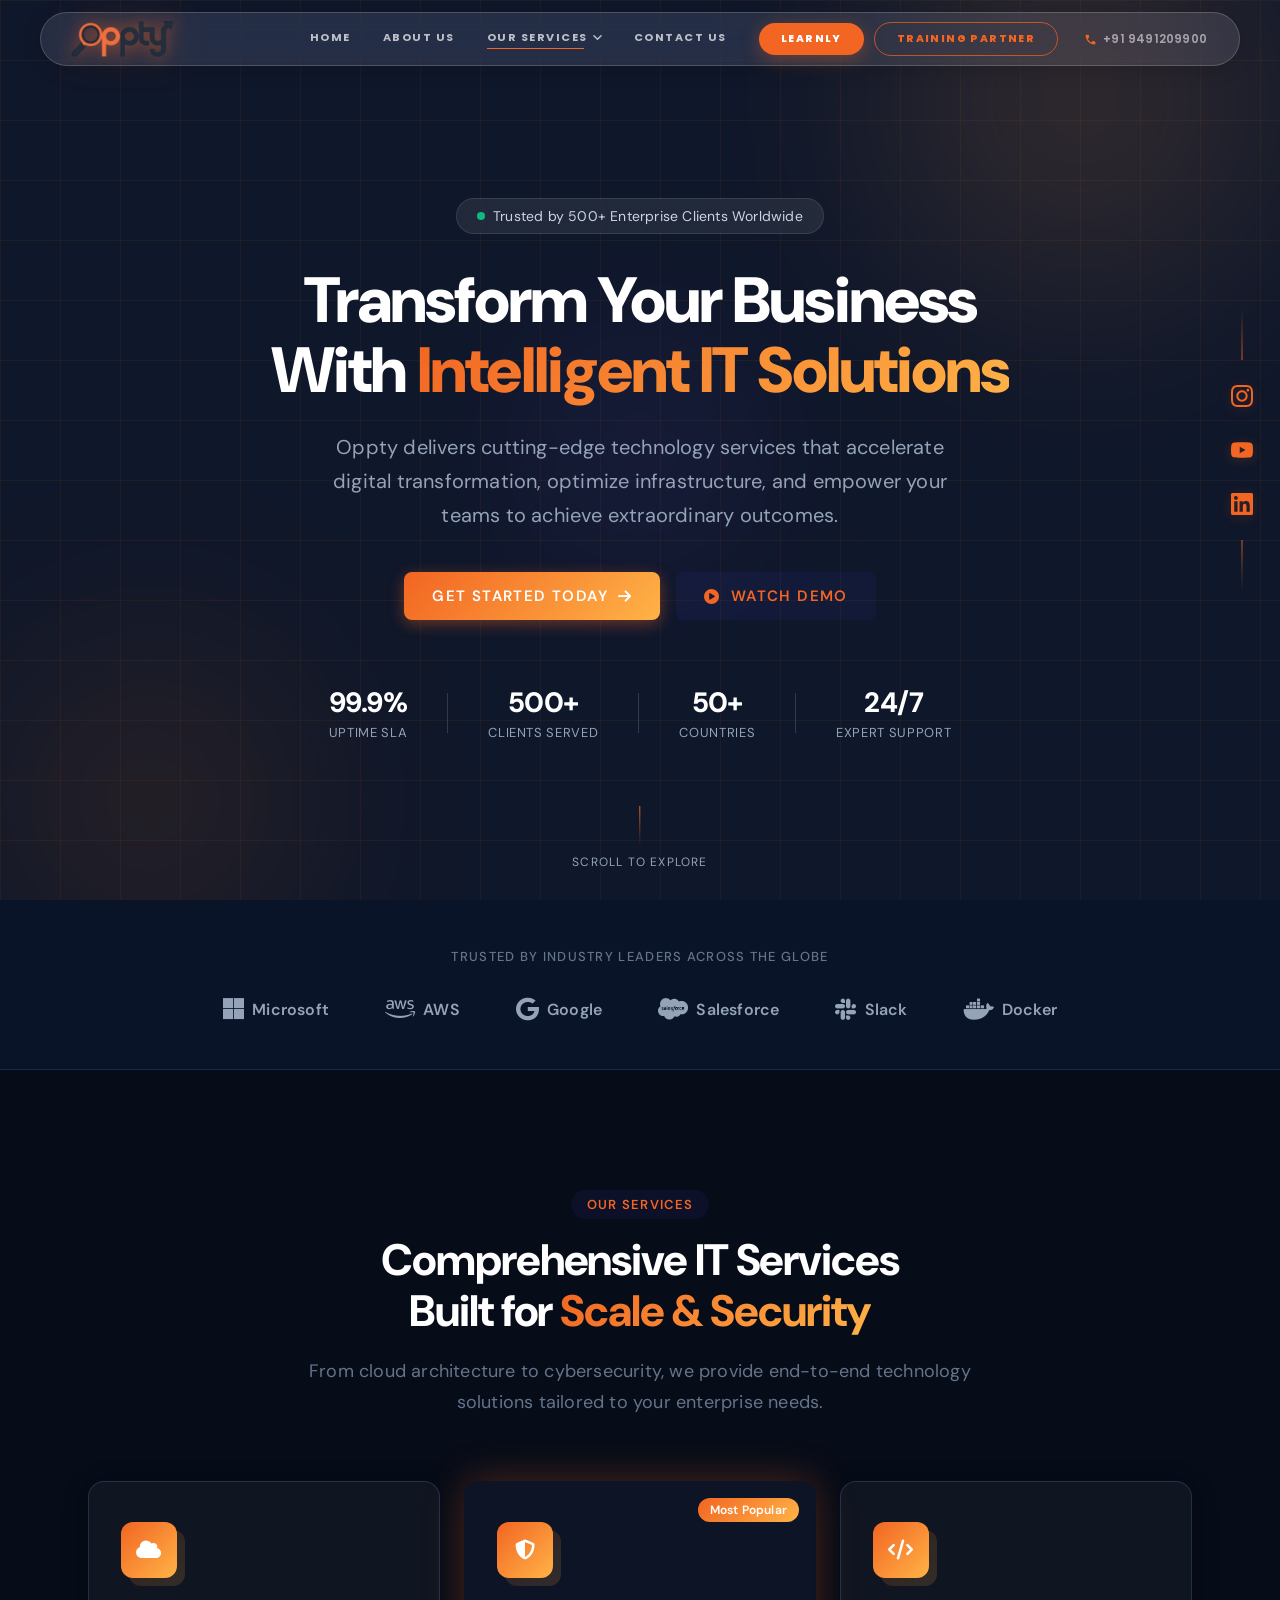
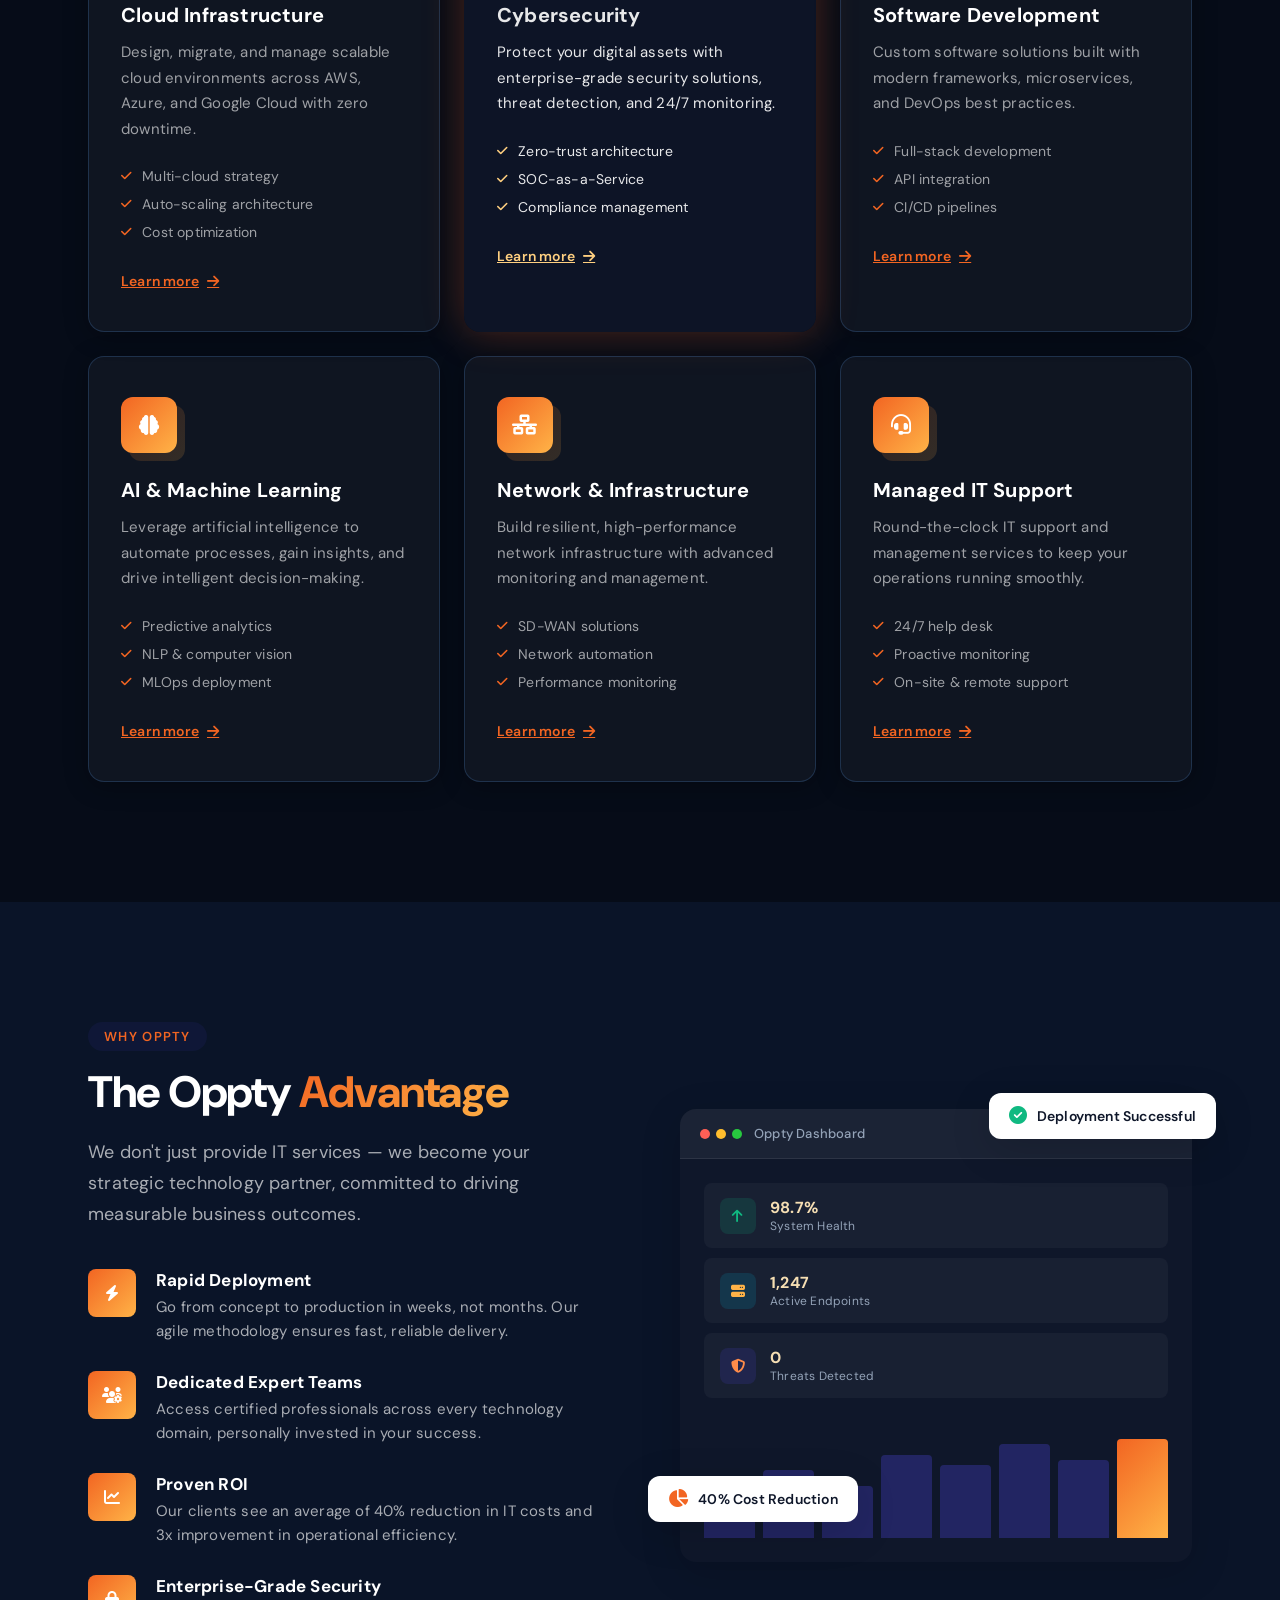
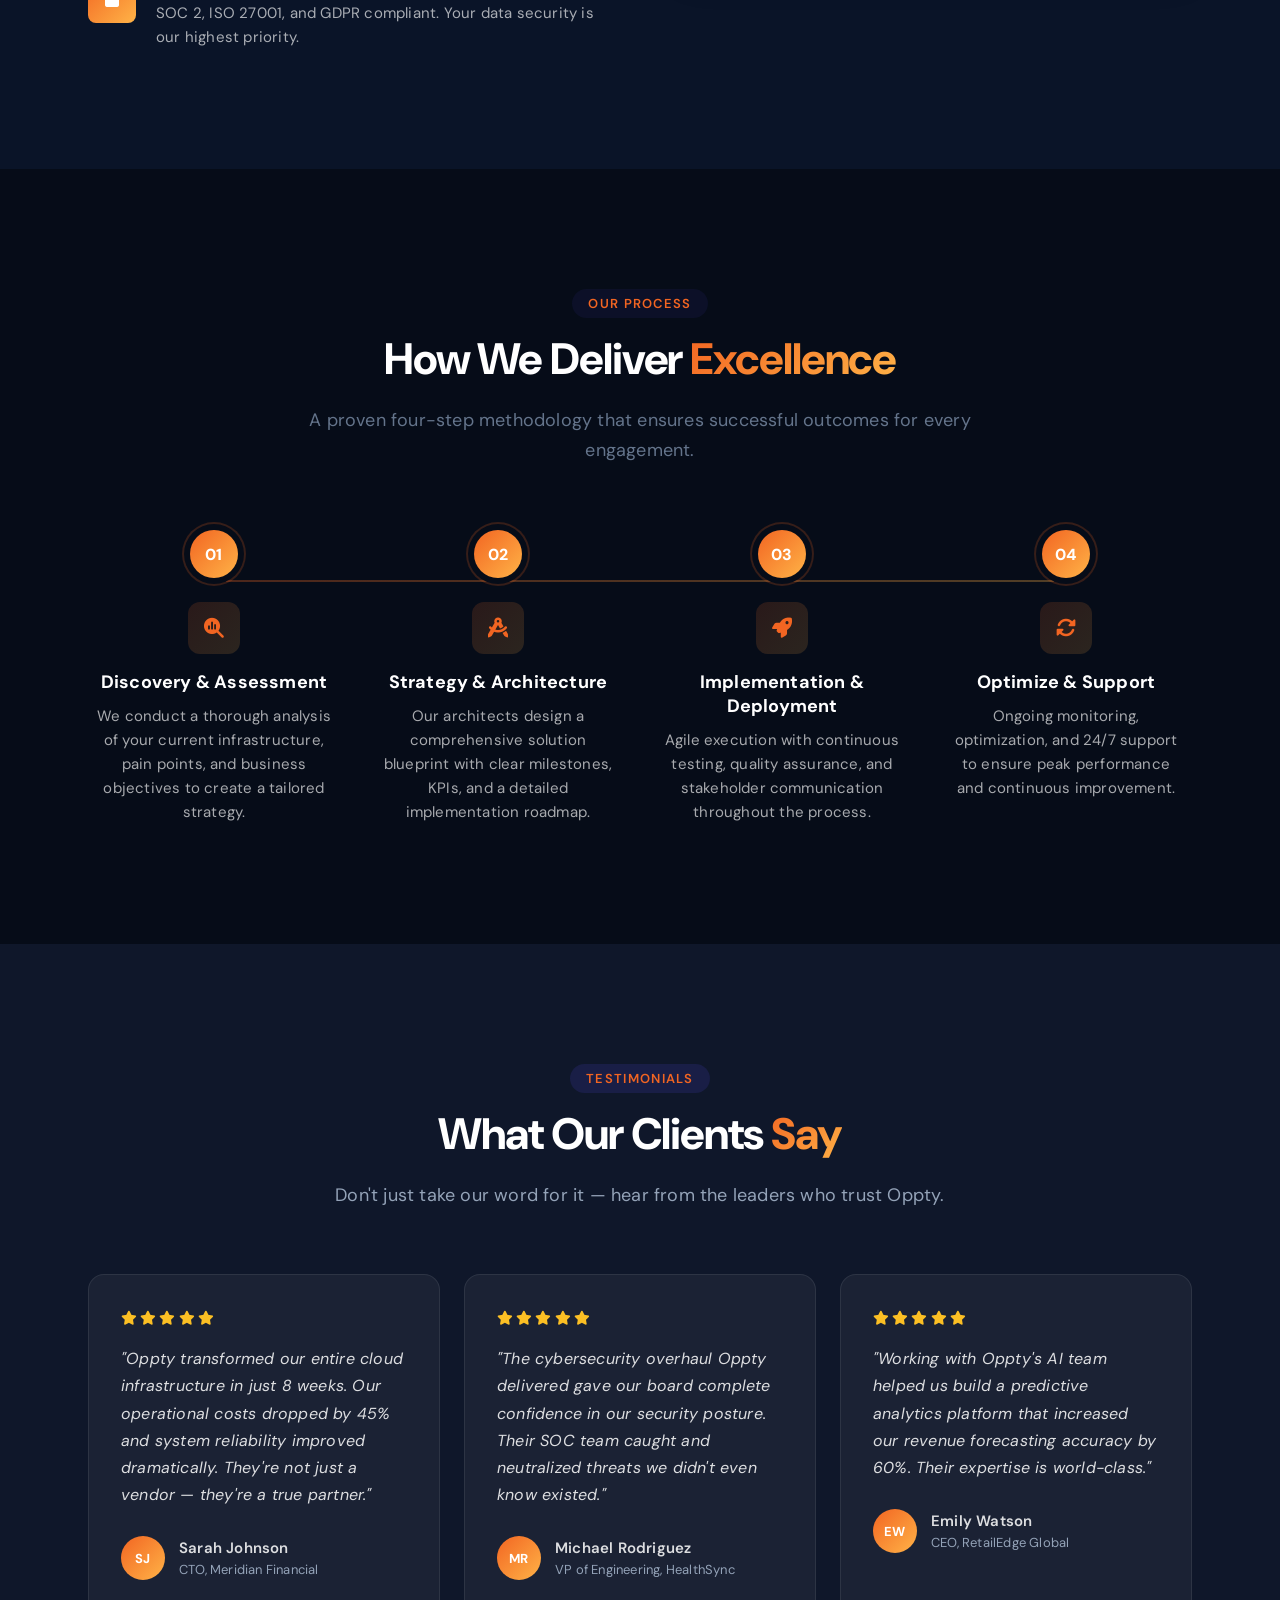
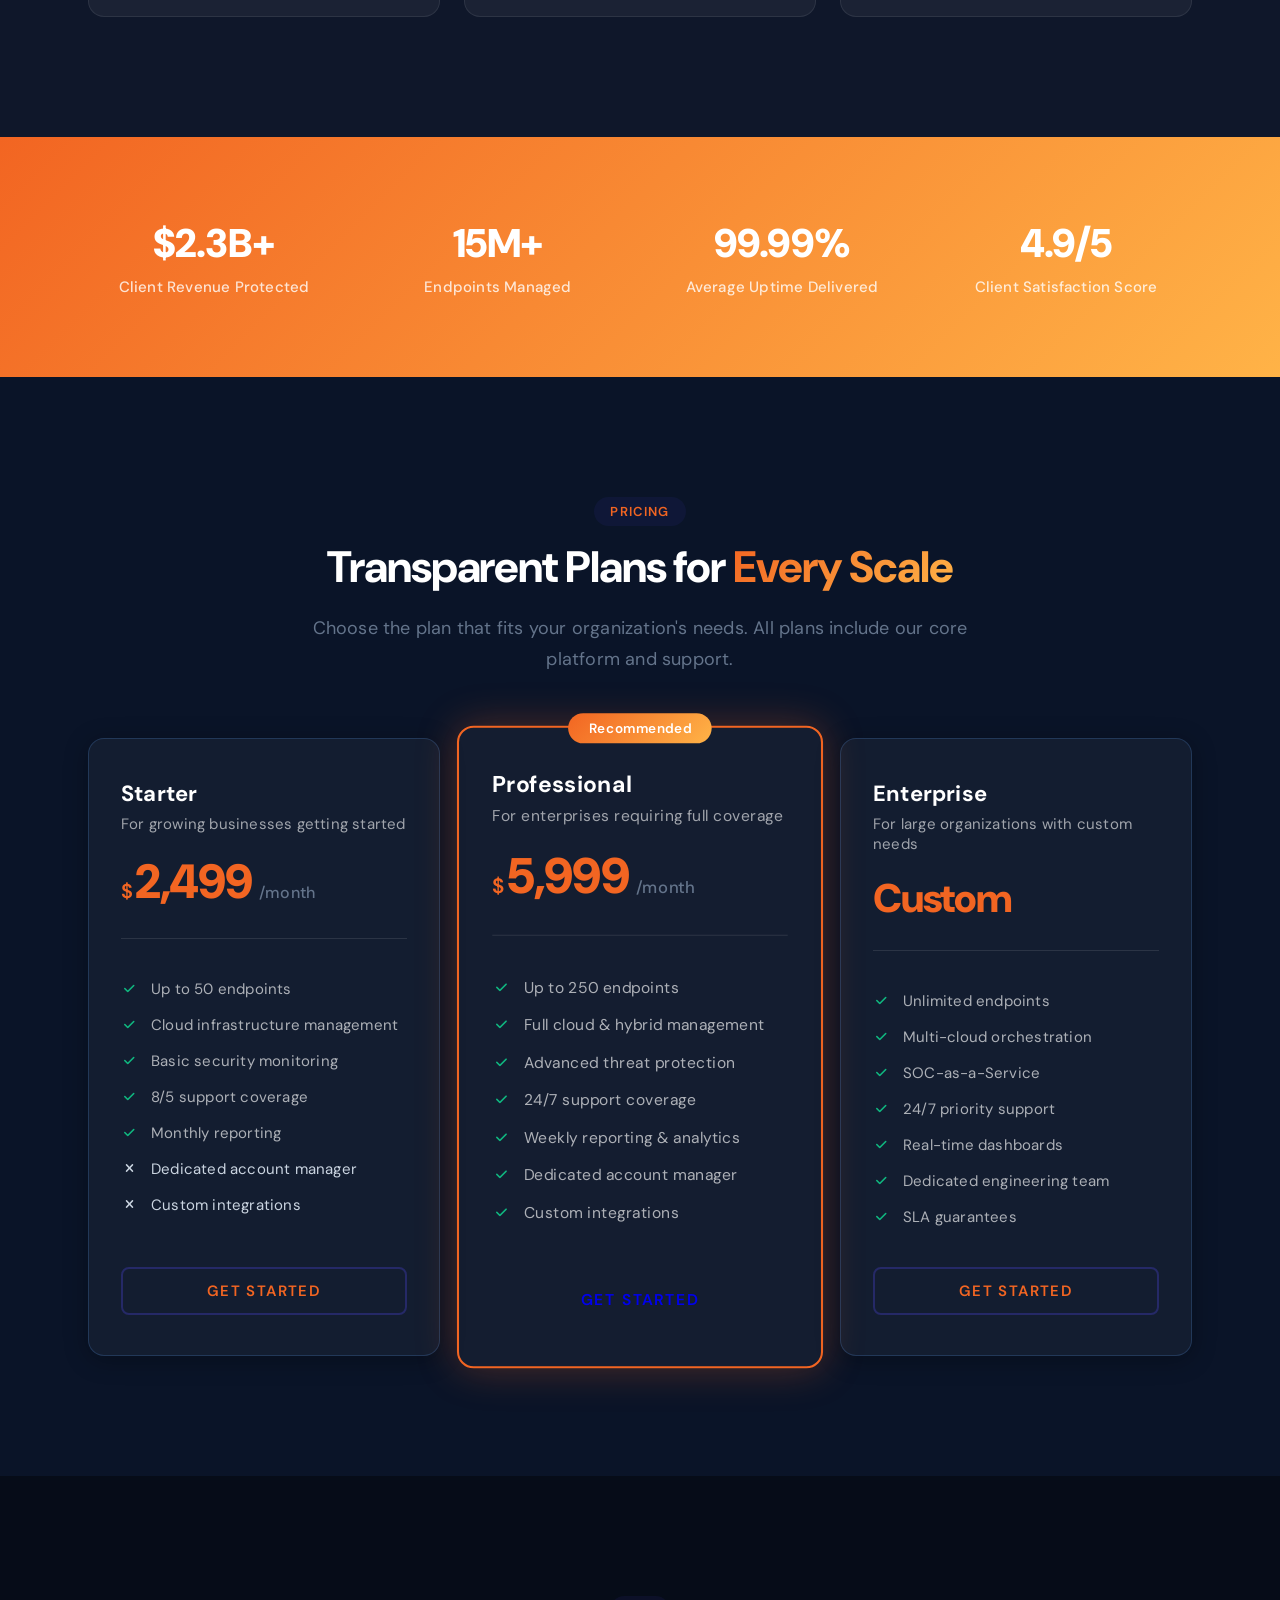
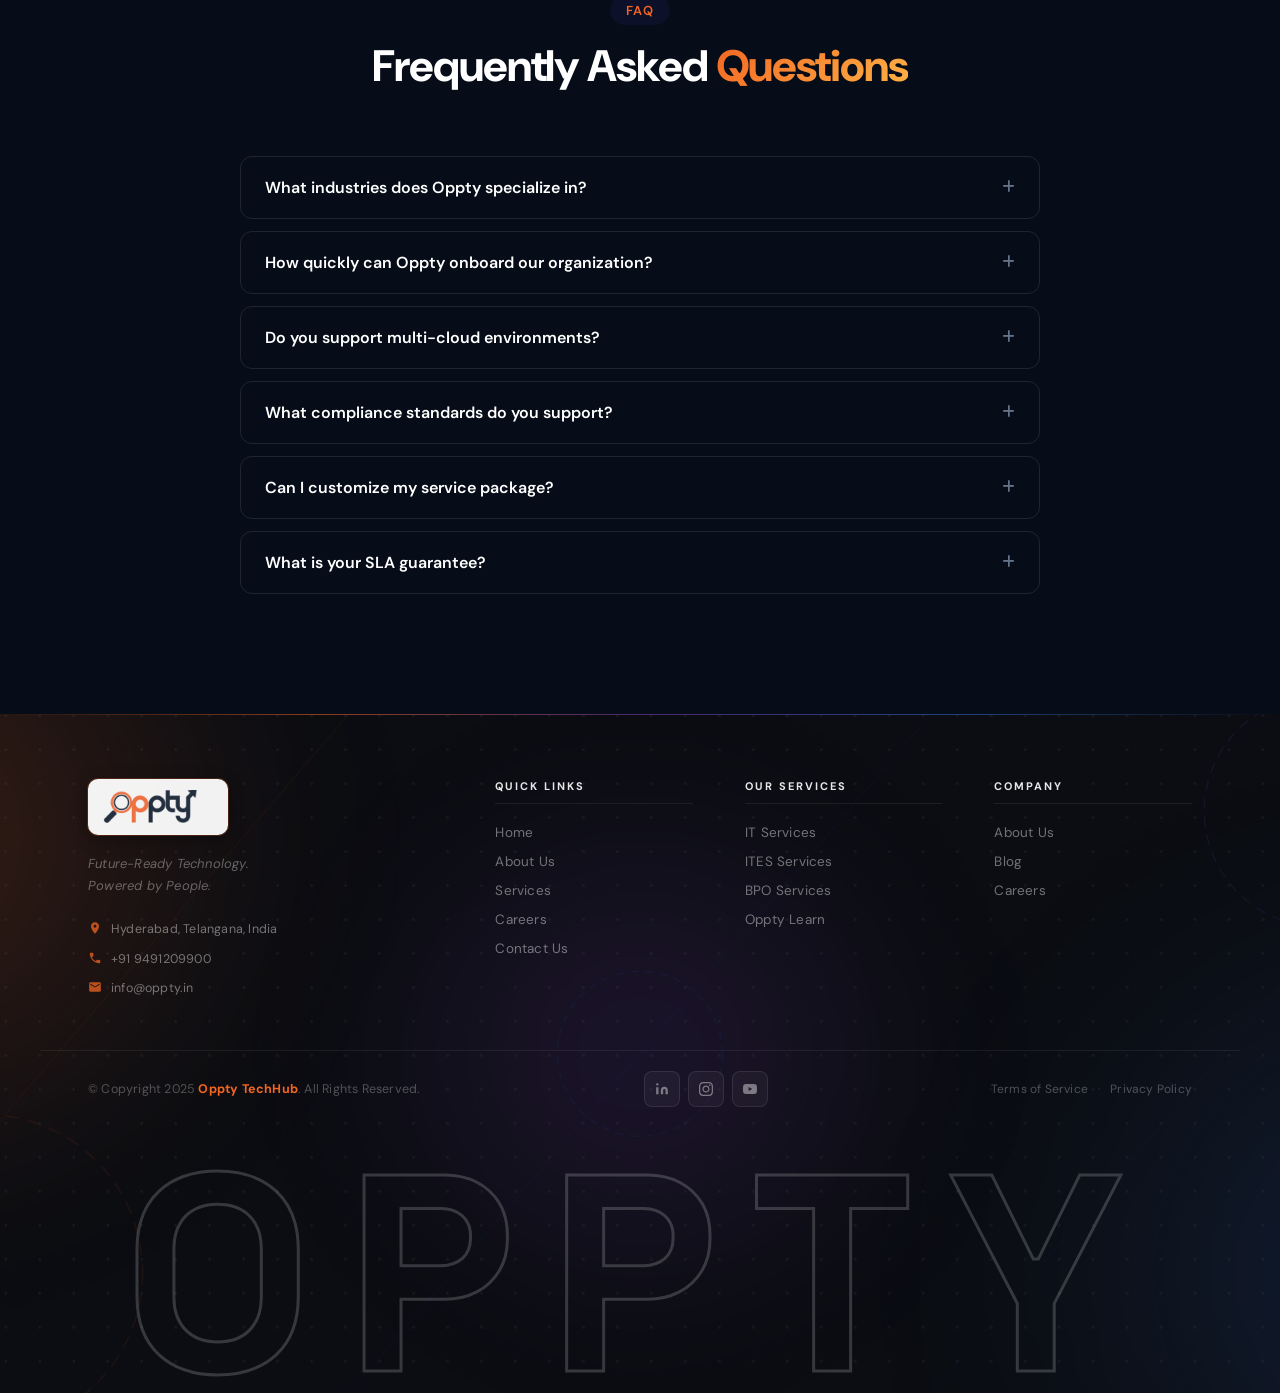
<file: HTML/IT_services.html>
<!DOCTYPE html>
<html lang="en">

<head>
  <meta charset="UTF-8" />
  <meta name="viewport" content="width=device-width, initial-scale=1.0" />
  <title>Oppty – Future-Ready Technology</title>
  <link rel="preconnect" href="https://fonts.googleapis.com" />
  <link rel="preconnect" href="https://fonts.gstatic.com" crossorigin />
  <link
    href="https://fonts.googleapis.com/css2?family=Space+Grotesk:wght@400;500;600;700;800&family=DM+Sans:ital,opsz,wght@0,9..40,300;0,9..40,400;0,9..40,500;0,9..40,600;0,9..40,700;1,9..40,400&family=Poppins:wght@400;500;600;700;800&display=swap"
    rel="stylesheet" />
  <link rel="stylesheet" href="../CSS/IT_services.css" />
  <link rel="stylesheet" href="https://cdnjs.cloudflare.com/ajax/libs/font-awesome/6.5.0/css/all.min.css" />
  <link rel="icon" href="">
  <style>
    .page-loader {
      position: fixed;
      inset: 0;
      z-index: 99999;
      display: flex;
      align-items: center;
      justify-content: center;
      background: #080a0c;
      pointer-events: none;
      opacity: 0;
      visibility: hidden;
      transition: opacity .35s ease, visibility .35s ease
    }

    .page-loader.is-visible {
      opacity: 1;
      visibility: visible;
      pointer-events: all
    }

    .page-loader.is-exiting {
      opacity: 0;
      transition: opacity .4s ease
    }

    .page-loader__logo {
      position: relative;
      width: 140px;
      height: 140px;
      filter: drop-shadow(0 0 20px rgba(242, 101, 34, .5)) drop-shadow(0 0 60px rgba(242, 101, 34, .25))
    }

    .page-loader__ring {
      position: absolute;
      inset: 0;
      border-radius: 50%;
      border: 3px solid transparent;
      border-top-color: #f26522;
      animation: loaderSpin .9s linear infinite
    }

    .page-loader__ring:nth-child(2) {
      inset: 12px;
      border-top-color: rgba(59, 130, 246, .6);
      animation-duration: 1.4s;
      animation-direction: reverse
    }

    .page-loader__ring:nth-child(3) {
      inset: 24px;
      border-top-color: rgba(242, 101, 34, .35);
      animation-duration: 1.8s
    }

    .page-loader__img {
      position: absolute;
      inset: 30px;
      width: calc(100% - 60px);
      height: calc(100% - 60px);
      object-fit: contain;
      animation: loaderPulse 1.2s ease-in-out infinite
    }

    @keyframes loaderSpin {
      to {
        transform: rotate(360deg)
      }
    }

    @keyframes loaderPulse {

      0%,
      100% {
        transform: scale(1);
        opacity: 1
      }

      50% {
        transform: scale(1.08);
        opacity: .8
      }
    }
  </style>
</head>

<body>

  <!-- ── PAGE LOADER ── -->
  <div class="page-loader is-visible" id="pageLoader">
    <div class="page-loader__logo">
      <div class="page-loader__ring"></div>
      <div class="page-loader__ring"></div>
      <div class="page-loader__ring"></div>
      <img class="page-loader__img" src="../ASSETS/images/oppty.png" alt="Loading" />
    </div>
  </div>

  <!-- ── FLOATING SOCIAL BAR ── -->
  <div class="social-bar">
    <a href="https://www.instagram.com/opptytech?igsh=YTExdTBsc3Y4ejU2" target="_blank" rel="noopener"
      aria-label="Instagram" class="social-bar__link">
      <svg viewBox="0 0 24 24" fill="currentColor">
        <path
          d="M12 2.163c3.204 0 3.584.012 4.85.07 3.252.148 4.771 1.691 4.919 4.919.058 1.265.069 1.645.069 4.849 0 3.205-.012 3.584-.069 4.849-.149 3.225-1.664 4.771-4.919 4.919-1.266.058-1.644.07-4.85.07-3.204 0-3.584-.012-4.849-.07-3.26-.149-4.771-1.699-4.919-4.92-.058-1.265-.07-1.644-.07-4.849 0-3.204.013-3.583.07-4.849.149-3.227 1.664-4.771 4.919-4.919 1.266-.057 1.645-.069 4.849-.069zm0-2.163c-3.259 0-3.667.014-4.947.072-4.358.2-6.78 2.618-6.98 6.98-.059 1.281-.073 1.689-.073 4.948 0 3.259.014 3.668.072 4.948.2 4.358 2.618 6.78 6.98 6.98 1.281.058 1.689.072 4.948.072 3.259 0 3.668-.014 4.948-.072 4.354-.2 6.782-2.618 6.979-6.98.059-1.28.073-1.689.073-4.948 0-3.259-.014-3.667-.072-4.947-.196-4.354-2.617-6.78-6.979-6.98-1.281-.059-1.69-.073-4.949-.073zm0 5.838c-3.403 0-6.162 2.759-6.162 6.162s2.759 6.163 6.162 6.163 6.162-2.759 6.162-6.163c0-3.403-2.759-6.162-6.162-6.162zm0 10.162c-2.209 0-4-1.79-4-4 0-2.209 1.791-4 4-4s4 1.791 4 4c0 2.21-1.791 4-4 4zm6.406-11.845c-.796 0-1.441.645-1.441 1.44s.645 1.44 1.441 1.44c.795 0 1.439-.645 1.439-1.44s-.644-1.44-1.439-1.44z" />
      </svg>
    </a>
    <a href="https://youtube.com/@mroppty?si=NbpyNIM-vkHyeLYM" target="_blank" rel="noopener" aria-label="YouTube"
      class="social-bar__link">
      <svg viewBox="0 0 24 24" fill="currentColor">
        <path
          d="M23.498 6.186a3.016 3.016 0 0 0-2.122-2.136C19.505 3.545 12 3.545 12 3.545s-7.505 0-9.377.505A3.017 3.017 0 0 0 .502 6.186C0 8.07 0 12 0 12s0 3.93.502 5.814a3.016 3.016 0 0 0 2.122 2.136c1.871.505 9.376.505 9.376.505s7.505 0 9.377-.505a3.015 3.015 0 0 0 2.122-2.136C24 15.93 24 12 24 12s0-3.93-.502-5.814zM9.545 15.568V8.432L15.818 12l-6.273 3.568z" />
      </svg>
    </a>
    <a href="https://www.linkedin.com/company/opptytech/" target="_blank" rel="noopener" aria-label="LinkedIn"
      class="social-bar__link">
      <svg viewBox="0 0 24 24" fill="currentColor">
        <path
          d="M20.447 20.452h-3.554v-5.569c0-1.328-.027-3.037-1.852-3.037-1.853 0-2.136 1.445-2.136 2.939v5.667H9.351V9h3.414v1.561h.046c.477-.9 1.637-1.85 3.37-1.85 3.601 0 4.267 2.37 4.267 5.455v6.286zM5.337 7.433a2.062 2.062 0 0 1-2.063-2.065 2.064 2.064 0 1 1 2.063 2.065zm1.782 13.019H3.555V9h3.564v11.452zM22.225 0H1.771C.792 0 0 .774 0 1.729v20.542C0 23.227.792 24 1.771 24h20.451C23.2 24 24 23.227 24 22.271V1.729C24 .774 23.2 0 22.222 0h.003z" />
      </svg>
    </a>
  </div>

  <!-- ── NAVBAR ── -->
  <header id="navbar">
    <div class="nav-inner">

      <a href="../index.html" class="logo">
        <img class="logo-img" src="../ASSETS/images/oppty.png" alt="Oppty Logo" />
      </a>

      <nav>
        <a href="../index.html">Home</a>
        <a href="./about.html">About Us</a>
        <div class="nav-dropdown">
          <a href="#" class="nav-dropdown__toggle nav-active" onclick="toggleNavDropdown(this); return false;">Our
            Services
            <svg class="nav-dropdown__arrow" viewBox="0 0 10 6" fill="none" xmlns="http://www.w3.org/2000/svg">
              <path d="M1 1l4 4 4-4" stroke="currentColor" stroke-width="1.6" stroke-linecap="round"
                stroke-linejoin="round" />
            </svg>
          </a>
          <ul class="nav-dropdown__menu">
            <li><a href="IT_services.html">
                <span class="dd-icon dd-icon--blue">
                  <svg viewBox="0 0 24 24" fill="none">
                    <rect x="2" y="3" width="20" height="14" rx="2" stroke="currentColor" stroke-width="1.6" />
                    <path d="M8 21h8M12 17v4" stroke="currentColor" stroke-width="1.6" stroke-linecap="round" />
                  </svg>
                </span>
                <span class="dd-label">IT Services</span>
              </a></li>
            <li><a href="./ITES_services.html">
                <span class="dd-icon dd-icon--orange">
                  <svg viewBox="0 0 24 24" fill="none">
                    <circle cx="12" cy="12" r="3" stroke="currentColor" stroke-width="1.6" />
                    <path d="M6.3 6.3a8 8 0 0 0 0 11.4M17.7 6.3a8 8 0 0 1 0 11.4" stroke="currentColor"
                      stroke-width="1.6" stroke-linecap="round" />
                  </svg>
                </span>
                <span class="dd-label">ITES Services</span>
              </a></li>
            
          </ul>
        </div>
        <a href="./contact.html">Contact Us</a>
      </nav>

      <div class="nav-actions">
        <a href="./Oppty_learn.html" class="btn btn-academy">Learnly</a>
        <a href="#" class="btn btn-training">Training Partner</a>
        <a href="tel:+919491209900" class="phone-link">
          <svg viewBox="0 0 24 24" fill="currentColor">
            <path
              d="M6.6 10.8c1.4 2.8 3.8 5.1 6.6 6.6l2.2-2.2c.27-.27.67-.36 1.02-.24 1.12.37 2.33.57 3.58.57.55 0 1 .45 1 1V20c0 .55-.45 1-1 1-9.39 0-17-7.61-17-17 0-.55.45-1 1-1H8c.55 0 1 .45 1 1 0 1.25.2 2.45.57 3.57-.11.34-.03.74-.24 1.01L6.6 10.8z" />
          </svg>
          +91 9491209900
        </a>
      </div>

      <button class="hamburger" aria-label="Toggle menu" onclick="toggleMenu()">
        <span></span><span></span><span></span>
      </button>
    </div>

    <div class="mobile-nav" id="mobileNav">
      <a href="../index.html">Home</a>
      <a href="#">About Us</a>
      <div class="mobile-dropdown">
        <button class="mobile-dropdown__toggle" onclick="toggleMobileDropdown(this)" aria-expanded="false">
          Our Services
          <svg class="mobile-dropdown__arrow" viewBox="0 0 10 6" fill="none">
            <path d="M1 1l4 4 4-4" stroke="currentColor" stroke-width="1.6" stroke-linecap="round"
              stroke-linejoin="round" />
          </svg>
        </button>
        <ul class="mobile-dropdown__menu">
          <li><a href="IT_services.html">IT Services</a></li>
          <li><a href="./ITES_services.html">ITES Services</a></li>
         
        
        </ul>
      </div>
      <a href="./contact.html">Contact Us</a>
      <div class="mobile-btns">
        <a href="./Oppty_learn.html" class="btn btn-academy">Learnly</a>
        <a href="#" class="btn btn-training">Training Partner</a>
      </div>
    </div>
  </header>

  <!-- HERO SECTION -->
  <section class="hero">
    <div class="hero-bg-elements">
      <div class="hero-gradient-orb orb-1"></div>
      <div class="hero-gradient-orb orb-2"></div>
      <div class="hero-gradient-orb orb-3"></div>
      <div class="grid-overlay"></div>
    </div>
    <div class="container hero-content">
      <div class="hero-badge">
        <span class="badge-dot"></span>
        <span>Trusted by 500+ Enterprise Clients Worldwide</span>
      </div>
      <h1 class="hero-title">
        Transform Your Business With
        <span class="gradient-text">Intelligent IT Solutions</span>
      </h1>
      <p class="hero-subtitle">
        Oppty delivers cutting-edge technology services that accelerate digital transformation,
        optimize infrastructure, and empower your teams to achieve extraordinary outcomes.
      </p>
      <div class="hero-cta-group">
        <a href="#contact" class="btn btn-primary">
          <span>Get Started Today</span>
          <i class="fas fa-arrow-right"></i>
        </a>
        <a href="#services" class="btn btn-secondary">
          <i class="fas fa-play-circle"></i>
          <span>Watch Demo</span>
        </a>
      </div>
      <div class="hero-stats">
        <div class="stat-item">
          <span class="stat-number" data-count="99.9">99.9%</span>
          <span class="stat-label">Uptime SLA</span>
        </div>
        <div class="stat-divider"></div>
        <div class="stat-item">
          <span class="stat-number" data-count="500">500+</span>
          <span class="stat-label">Clients Served</span>
        </div>
        <div class="stat-divider"></div>
        <div class="stat-item">
          <span class="stat-number" data-count="50">50+</span>
          <span class="stat-label">Countries</span>
        </div>
        <div class="stat-divider"></div>
        <div class="stat-item">
          <span class="stat-number" data-count="24">24/7</span>
          <span class="stat-label">Expert Support</span>
        </div>
      </div>
    </div>
    <div class="hero-scroll-indicator">
      <div class="scroll-line"></div>
      <span>Scroll to explore</span>
    </div>
  </section>

  <!-- CLIENTS / TRUST BAR -->
  <section class="trust-bar">
    <div class="container">
      <p class="trust-label">Trusted by industry leaders across the globe</p>
      <div class="trust-logos">
        <div class="logo-item"><i class="fab fa-microsoft"></i><span>Microsoft</span></div>
        <div class="logo-item"><i class="fab fa-aws"></i><span>AWS</span></div>
        <div class="logo-item"><i class="fab fa-google"></i><span>Google</span></div>
        <div class="logo-item"><i class="fab fa-salesforce"></i><span>Salesforce</span></div>
        <div class="logo-item"><i class="fab fa-slack"></i><span>Slack</span></div>
        <div class="logo-item"><i class="fab fa-docker"></i><span>Docker</span></div>
      </div>
    </div>
  </section>

  <!-- SERVICES SECTION -->
  <section class="services" id="services">
    <div class="container">
      <div class="section-header">
        <span class="section-tag">Our Services</span>
        <h2 class="section-title">Comprehensive IT Services <br>Built for <span class="gradient-text">Scale &
            Security</span></h2>
        <p class="section-desc">From cloud architecture to cybersecurity, we provide end-to-end technology solutions
          tailored to your enterprise needs.</p>
      </div>
      <div class="services-grid">
        <div class="service-card">
          <div class="service-icon-wrapper">
            <div class="service-icon">
              <i class="fas fa-cloud"></i>
            </div>
            <div class="service-icon-bg"></div>
          </div>
          <h3>Cloud Infrastructure</h3>
          <p>Design, migrate, and manage scalable cloud environments across AWS, Azure, and Google Cloud with zero
            downtime.</p>
          <ul class="service-features">
            <li><i class="fas fa-check"></i> Multi-cloud strategy</li>
            <li><i class="fas fa-check"></i> Auto-scaling architecture</li>
            <li><i class="fas fa-check"></i> Cost optimization</li>
          </ul>
          <a href="#" class="service-link">
            <span>Learn more</span>
            <i class="fas fa-arrow-right"></i>
          </a>
        </div>

        <div class="service-card featured">
          <div class="featured-badge">Most Popular</div>
          <div class="service-icon-wrapper">
            <div class="service-icon">
              <i class="fas fa-shield-halved"></i>
            </div>
            <div class="service-icon-bg"></div>
          </div>
          <h3>Cybersecurity</h3>
          <p>Protect your digital assets with enterprise-grade security solutions, threat detection, and 24/7
            monitoring.</p>
          <ul class="service-features">
            <li><i class="fas fa-check"></i> Zero-trust architecture</li>
            <li><i class="fas fa-check"></i> SOC-as-a-Service</li>
            <li><i class="fas fa-check"></i> Compliance management</li>
          </ul>
          <a href="#" class="service-link">
            <span>Learn more</span>
            <i class="fas fa-arrow-right"></i>
          </a>
        </div>

        <div class="service-card">
          <div class="service-icon-wrapper">
            <div class="service-icon">
              <i class="fas fa-code"></i>
            </div>
            <div class="service-icon-bg"></div>
          </div>
          <h3>Software Development</h3>
          <p>Custom software solutions built with modern frameworks, microservices, and DevOps best practices.</p>
          <ul class="service-features">
            <li><i class="fas fa-check"></i> Full-stack development</li>
            <li><i class="fas fa-check"></i> API integration</li>
            <li><i class="fas fa-check"></i> CI/CD pipelines</li>
          </ul>
          <a href="#" class="service-link">
            <span>Learn more</span>
            <i class="fas fa-arrow-right"></i>
          </a>
        </div>

        <div class="service-card">
          <div class="service-icon-wrapper">
            <div class="service-icon">
              <i class="fas fa-brain"></i>
            </div>
            <div class="service-icon-bg"></div>
          </div>
          <h3>AI & Machine Learning</h3>
          <p>Leverage artificial intelligence to automate processes, gain insights, and drive intelligent
            decision-making.</p>
          <ul class="service-features">
            <li><i class="fas fa-check"></i> Predictive analytics</li>
            <li><i class="fas fa-check"></i> NLP & computer vision</li>
            <li><i class="fas fa-check"></i> MLOps deployment</li>
          </ul>
          <a href="#" class="service-link">
            <span>Learn more</span>
            <i class="fas fa-arrow-right"></i>
          </a>
        </div>

        <div class="service-card">
          <div class="service-icon-wrapper">
            <div class="service-icon">
              <i class="fas fa-network-wired"></i>
            </div>
            <div class="service-icon-bg"></div>
          </div>
          <h3>Network & Infrastructure</h3>
          <p>Build resilient, high-performance network infrastructure with advanced monitoring and management.</p>
          <ul class="service-features">
            <li><i class="fas fa-check"></i> SD-WAN solutions</li>
            <li><i class="fas fa-check"></i> Network automation</li>
            <li><i class="fas fa-check"></i> Performance monitoring</li>
          </ul>
          <a href="#" class="service-link">
            <span>Learn more</span>
            <i class="fas fa-arrow-right"></i>
          </a>
        </div>

        <div class="service-card">
          <div class="service-icon-wrapper">
            <div class="service-icon">
              <i class="fas fa-headset"></i>
            </div>
            <div class="service-icon-bg"></div>
          </div>
          <h3>Managed IT Support</h3>
          <p>Round-the-clock IT support and management services to keep your operations running smoothly.</p>
          <ul class="service-features">
            <li><i class="fas fa-check"></i> 24/7 help desk</li>
            <li><i class="fas fa-check"></i> Proactive monitoring</li>
            <li><i class="fas fa-check"></i> On-site & remote support</li>
          </ul>
          <a href="#" class="service-link">
            <span>Learn more</span>
            <i class="fas fa-arrow-right"></i>
          </a>
        </div>
      </div>
    </div>
  </section>

  <!-- WHY CHOOSE US / FEATURES -->
  <section class="why-us">
    <div class="container">
      <div class="why-us-layout">
        <div class="why-us-content">
          <span class="section-tag">Why Oppty</span>
          <h2 class="section-title">The Oppty <span class="gradient-text">Advantage</span></h2>
          <p class="section-desc">We don't just provide IT services — we become your strategic technology partner,
            committed to driving measurable business outcomes.</p>

          <div class="advantage-list">
            <div class="advantage-item">
              <div class="advantage-icon">
                <i class="fas fa-bolt"></i>
              </div>
              <div class="advantage-text">
                <h4>Rapid Deployment</h4>
                <p>Go from concept to production in weeks, not months. Our agile methodology ensures fast, reliable
                  delivery.</p>
              </div>
            </div>

            <div class="advantage-item">
              <div class="advantage-icon">
                <i class="fas fa-users-gear"></i>
              </div>
              <div class="advantage-text">
                <h4>Dedicated Expert Teams</h4>
                <p>Access certified professionals across every technology domain, personally invested in your success.
                </p>
              </div>
            </div>

            <div class="advantage-item">
              <div class="advantage-icon">
                <i class="fas fa-chart-line"></i>
              </div>
              <div class="advantage-text">
                <h4>Proven ROI</h4>
                <p>Our clients see an average of 40% reduction in IT costs and 3x improvement in operational efficiency.
                </p>
              </div>
            </div>

            <div class="advantage-item">
              <div class="advantage-icon">
                <i class="fas fa-lock"></i>
              </div>
              <div class="advantage-text">
                <h4>Enterprise-Grade Security</h4>
                <p>SOC 2, ISO 27001, and GDPR compliant. Your data security is our highest priority.</p>
              </div>
            </div>
          </div>
        </div>

        <div class="why-us-visual">
          <div class="visual-card main-visual">
            <div class="visual-dashboard">
              <div class="dashboard-header">
                <div class="dashboard-dots">
                  <span></span><span></span><span></span>
                </div>
                <span class="dashboard-title">Oppty Dashboard</span>
              </div>
              <div class="dashboard-body">
                <div class="mini-stat">
                  <div class="mini-stat-icon green"><i class="fas fa-arrow-up"></i></div>
                  <div>
                    <span class="mini-stat-value">98.7%</span>
                    <span class="mini-stat-label">System Health</span>
                  </div>
                </div>
                <div class="mini-stat">
                  <div class="mini-stat-icon blue"><i class="fas fa-server"></i></div>
                  <div>
                    <span class="mini-stat-value">1,247</span>
                    <span class="mini-stat-label">Active Endpoints</span>
                  </div>
                </div>
                <div class="mini-stat">
                  <div class="mini-stat-icon purple"><i class="fas fa-shield-halved"></i></div>
                  <div>
                    <span class="mini-stat-value">0</span>
                    <span class="mini-stat-label">Threats Detected</span>
                  </div>
                </div>
                <div class="chart-placeholder">
                  <div class="chart-bar" style="height: 40%;"></div>
                  <div class="chart-bar" style="height: 65%;"></div>
                  <div class="chart-bar" style="height: 50%;"></div>
                  <div class="chart-bar" style="height: 80%;"></div>
                  <div class="chart-bar" style="height: 70%;"></div>
                  <div class="chart-bar" style="height: 90%;"></div>
                  <div class="chart-bar" style="height: 75%;"></div>
                  <div class="chart-bar active" style="height: 95%;"></div>
                </div>
              </div>
            </div>
          </div>
          <div class="floating-card card-1">
            <i class="fas fa-check-circle"></i>
            <span>Deployment Successful</span>
          </div>
          <div class="floating-card card-2">
            <i class="fas fa-chart-pie"></i>
            <span>40% Cost Reduction</span>
          </div>
        </div>
      </div>
    </div>
  </section>

  <!-- PROCESS SECTION -->
  <section class="process">
    <div class="container">
      <div class="section-header">
        <span class="section-tag">Our Process</span>
        <h2 class="section-title">How We Deliver <span class="gradient-text">Excellence</span></h2>
        <p class="section-desc">A proven four-step methodology that ensures successful outcomes for every engagement.
        </p>
      </div>
      <div class="process-timeline">
        <div class="process-line"></div>
        <div class="process-step">
          <div class="step-number">01</div>
          <div class="step-content">
            <div class="step-icon"><i class="fas fa-magnifying-glass-chart"></i></div>
            <h3>Discovery & Assessment</h3>
            <p>We conduct a thorough analysis of your current infrastructure, pain points, and business objectives to
              create a tailored strategy.</p>
          </div>
        </div>
        <div class="process-step">
          <div class="step-number">02</div>
          <div class="step-content">
            <div class="step-icon"><i class="fas fa-compass-drafting"></i></div>
            <h3>Strategy & Architecture</h3>
            <p>Our architects design a comprehensive solution blueprint with clear milestones, KPIs, and a detailed
              implementation roadmap.</p>
          </div>
        </div>
        <div class="process-step">
          <div class="step-number">03</div>
          <div class="step-content">
            <div class="step-icon"><i class="fas fa-rocket"></i></div>
            <h3>Implementation & Deployment</h3>
            <p>Agile execution with continuous testing, quality assurance, and stakeholder communication throughout the
              process.</p>
          </div>
        </div>
        <div class="process-step">
          <div class="step-number">04</div>
          <div class="step-content">
            <div class="step-icon"><i class="fas fa-rotate"></i></div>
            <h3>Optimize & Support</h3>
            <p>Ongoing monitoring, optimization, and 24/7 support to ensure peak performance and continuous improvement.
            </p>
          </div>
        </div>
      </div>
    </div>
  </section>

  <!-- TESTIMONIALS -->
  <section class="testimonials">
    <div class="container">
      <div class="section-header">
        <span class="section-tag">Testimonials</span>
        <h2 class="section-title">What Our Clients <span class="gradient-text">Say</span></h2>
        <p class="section-desc">Don't just take our word for it — hear from the leaders who trust Oppty.</p>
      </div>
      <div class="testimonials-grid">
        <div class="testimonial-card">
          <div class="testimonial-stars">
            <i class="fas fa-star"></i>
            <i class="fas fa-star"></i>
            <i class="fas fa-star"></i>
            <i class="fas fa-star"></i>
            <i class="fas fa-star"></i>
          </div>
          <p class="testimonial-text">"Oppty transformed our entire cloud infrastructure in just 8 weeks. Our
            operational costs dropped by 45% and system reliability improved dramatically. They're not just a vendor —
            they're a true partner."</p>
          <div class="testimonial-author">
            <div class="author-avatar">
              <span>SJ</span>
            </div>
            <div class="author-info">
              <strong>Sarah Johnson</strong>
              <span>CTO, Meridian Financial</span>
            </div>
          </div>
        </div>

        <div class="testimonial-card">
          <div class="testimonial-stars">
            <i class="fas fa-star"></i>
            <i class="fas fa-star"></i>
            <i class="fas fa-star"></i>
            <i class="fas fa-star"></i>
            <i class="fas fa-star"></i>
          </div>
          <p class="testimonial-text">"The cybersecurity overhaul Oppty delivered gave our board complete confidence in
            our security posture. Their SOC team caught and neutralized threats we didn't even know existed."</p>
          <div class="testimonial-author">
            <div class="author-avatar">
              <span>MR</span>
            </div>
            <div class="author-info">
              <strong>Michael Rodriguez</strong>
              <span>VP of Engineering, HealthSync</span>
            </div>
          </div>
        </div>

        <div class="testimonial-card">
          <div class="testimonial-stars">
            <i class="fas fa-star"></i>
            <i class="fas fa-star"></i>
            <i class="fas fa-star"></i>
            <i class="fas fa-star"></i>
            <i class="fas fa-star"></i>
          </div>
          <p class="testimonial-text">"Working with Oppty's AI team helped us build a predictive analytics platform that
            increased our revenue forecasting accuracy by 60%. Their expertise is world-class."</p>
          <div class="testimonial-author">
            <div class="author-avatar">
              <span>EW</span>
            </div>
            <div class="author-info">
              <strong>Emily Watson</strong>
              <span>CEO, RetailEdge Global</span>
            </div>
          </div>
        </div>
      </div>
    </div>
  </section>

  <!-- METRICS / IMPACT SECTION -->
  <section class="impact">
    <div class="container">
      <div class="impact-grid">
        <div class="impact-item">
          <div class="impact-number">$2.3B+</div>
          <div class="impact-label">Client Revenue Protected</div>
        </div>
        <div class="impact-item">
          <div class="impact-number">15M+</div>
          <div class="impact-label">Endpoints Managed</div>
        </div>
        <div class="impact-item">
          <div class="impact-number">99.99%</div>
          <div class="impact-label">Average Uptime Delivered</div>
        </div>
        <div class="impact-item">
          <div class="impact-number">4.9/5</div>
          <div class="impact-label">Client Satisfaction Score</div>
        </div>
      </div>
    </div>
  </section>

  <!-- PRICING SECTION -->
  <section class="pricing" id="pricing">
    <div class="container">
      <div class="section-header">
        <span class="section-tag">Pricing</span>
        <h2 class="section-title">Transparent Plans for <span class="gradient-text">Every Scale</span></h2>
        <p class="section-desc">Choose the plan that fits your organization's needs. All plans include our core platform
          and support.</p>
      </div>
      <div class="pricing-grid">
        <div class="pricing-card">
          <div class="pricing-header">
            <h3>Starter</h3>
            <p>For growing businesses getting started</p>
          </div>
          <div class="pricing-amount">
            <span class="currency">$</span>
            <span class="price">2,499</span>
            <span class="period">/month</span>
          </div>
          <ul class="pricing-features">
            <li><i class="fas fa-check"></i> Up to 50 endpoints</li>
            <li><i class="fas fa-check"></i> Cloud infrastructure management</li>
            <li><i class="fas fa-check"></i> Basic security monitoring</li>
            <li><i class="fas fa-check"></i> 8/5 support coverage</li>
            <li><i class="fas fa-check"></i> Monthly reporting</li>
            <li class="disabled"><i class="fas fa-xmark"></i> Dedicated account manager</li>
            <li class="disabled"><i class="fas fa-xmark"></i> Custom integrations</li>
          </ul>
          <a href="#contact" class="btn btn-outline">Get Started</a>
        </div>

        <div class="pricing-card popular">
          <div class="popular-tag">Recommended</div>
          <div class="pricing-header">
            <h3>Professional</h3>
            <p>For enterprises requiring full coverage</p>
          </div>
          <div class="pricing-amount">
            <span class="currency">$</span>
            <span class="price">5,999</span>
            <span class="period">/month</span>
          </div>
          <ul class="pricing-features">
            <li><i class="fas fa-check"></i> Up to 250 endpoints</li>
            <li><i class="fas fa-check"></i> Full cloud & hybrid management</li>
            <li><i class="fas fa-check"></i> Advanced threat protection</li>
            <li><i class="fas fa-check"></i> 24/7 support coverage</li>
            <li><i class="fas fa-check"></i> Weekly reporting & analytics</li>
            <li><i class="fas fa-check"></i> Dedicated account manager</li>
            <li><i class="fas fa-check"></i> Custom integrations</li>
          </ul>
          <a href="#contact" class="btn btn-primary">Get Started</a>
        </div>

        <div class="pricing-card">
          <div class="pricing-header">
            <h3>Enterprise</h3>
            <p>For large organizations with custom needs</p>
          </div>
          <div class="pricing-amount">
            <span class="price custom-price">Custom</span>
          </div>
          <ul class="pricing-features">
            <li><i class="fas fa-check"></i> Unlimited endpoints</li>
            <li><i class="fas fa-check"></i> Multi-cloud orchestration</li>
            <li><i class="fas fa-check"></i> SOC-as-a-Service</li>
            <li><i class="fas fa-check"></i> 24/7 priority support</li>
            <li><i class="fas fa-check"></i> Real-time dashboards</li>
            <li><i class="fas fa-check"></i> Dedicated engineering team</li>
            <li><i class="fas fa-check"></i> SLA guarantees</li>
          </ul>
          <a href="#contact" class="btn btn-outline">Get Started</a>
        </div>
      </div>
    </div>
  </section>

  <!-- FAQ SECTION -->
  <section class="faq">
    <div class="container">
      <div class="section-header">
        <span class="section-tag">FAQ</span>
        <h2 class="section-title">Frequently Asked <span class="gradient-text">Questions</span></h2>
      </div>
      <div class="faq-grid">
        <div class="faq-item">
          <button class="faq-question" onclick="toggleFaq(this)">
            <span>What industries does Oppty specialize in?</span>
            <i class="fas fa-plus"></i>
          </button>
          <div class="faq-answer">
            <p>Oppty serves a wide range of industries including financial services, healthcare, retail, manufacturing,
              and technology. Our solutions are tailored to meet the unique compliance and operational requirements of
              each sector.</p>
          </div>
        </div>
        <div class="faq-item">
          <button class="faq-question" onclick="toggleFaq(this)">
            <span>How quickly can Oppty onboard our organization?</span>
            <i class="fas fa-plus"></i>
          </button>
          <div class="faq-answer">
            <p>Our typical onboarding process takes 2-4 weeks depending on complexity. This includes discovery,
              architecture design, and initial deployment. We offer expedited onboarding for critical situations.</p>
          </div>
        </div>
        <div class="faq-item">
          <button class="faq-question" onclick="toggleFaq(this)">
            <span>Do you support multi-cloud environments?</span>
            <i class="fas fa-plus"></i>
          </button>
          <div class="faq-answer">
            <p>Absolutely. We specialize in multi-cloud and hybrid cloud strategies across AWS, Microsoft Azure, Google
              Cloud Platform, and private cloud infrastructure. Our team ensures seamless integration and management
              across all platforms.</p>
          </div>
        </div>
        <div class="faq-item">
          <button class="faq-question" onclick="toggleFaq(this)">
            <span>What compliance standards do you support?</span>
            <i class="fas fa-plus"></i>
          </button>
          <div class="faq-answer">
            <p>We support SOC 2 Type II, ISO 27001, HIPAA, GDPR, PCI DSS, and many other industry-specific compliance
              frameworks. Our team can help you achieve and maintain compliance with automated monitoring and reporting.
            </p>
          </div>
        </div>
        <div class="faq-item">
          <button class="faq-question" onclick="toggleFaq(this)">
            <span>Can I customize my service package?</span>
            <i class="fas fa-plus"></i>
          </button>
          <div class="faq-answer">
            <p>Yes, all our plans can be customized to fit your specific requirements. Our Enterprise plan is fully
              tailored, and we can add or modify services in any plan to ensure you get exactly what you need.</p>
          </div>
        </div>
        <div class="faq-item">
          <button class="faq-question" onclick="toggleFaq(this)">
            <span>What is your SLA guarantee?</span>
            <i class="fas fa-plus"></i>
          </button>
          <div class="faq-answer">
            <p>We offer up to 99.99% uptime SLA guarantees for our Enterprise clients. All plans include clearly defined
              response time commitments, escalation procedures, and service credits for any SLA breaches.</p>
          </div>
        </div>
      </div>
    </div>
  </section>

  <!-- ── FOOTER ── -->
  <footer class="footer">

    <!-- Background SVG -->
    <div class="footer-bg" aria-hidden="true">
      <svg class="footer-bg-svg" viewBox="0 0 1440 560" preserveAspectRatio="xMidYMid slice"
        xmlns="http://www.w3.org/2000/svg">
        <defs>
          <radialGradient id="fo1" cx="50%" cy="50%" r="50%">
            <stop offset="0%" stop-color="#f26522" stop-opacity="0.22" />
            <stop offset="100%" stop-color="#f26522" stop-opacity="0" />
          </radialGradient>
          <radialGradient id="fo2" cx="50%" cy="50%" r="50%">
            <stop offset="0%" stop-color="#3b82f6" stop-opacity="0.16" />
            <stop offset="100%" stop-color="#3b82f6" stop-opacity="0" />
          </radialGradient>
          <radialGradient id="fo3" cx="50%" cy="50%" r="50%">
            <stop offset="0%" stop-color="#a855f7" stop-opacity="0.14" />
            <stop offset="100%" stop-color="#a855f7" stop-opacity="0" />
          </radialGradient>
          <pattern id="fdots" x="0" y="0" width="28" height="28" patternUnits="userSpaceOnUse">
            <circle cx="1.4" cy="1.4" r="1.1" fill="rgba(255,255,255,0.05)" />
          </pattern>
        </defs>
        <rect width="1440" height="560" fill="url(#fdots)" />
        <ellipse class="fo fo--1" cx="100" cy="100" rx="340" ry="320" fill="url(#fo1)" />
        <ellipse class="fo fo--2" cx="1360" cy="460" rx="360" ry="340" fill="url(#fo2)" />
        <ellipse class="fo fo--3" cx="720" cy="280" rx="260" ry="240" fill="url(#fo3)" />
        <circle class="fr fr--a" cx="180" cy="460" r="130" fill="none" stroke="rgba(242,101,34,0.12)" stroke-width="1"
          stroke-dasharray="11 7" />
        <circle class="fr fr--b" cx="1280" cy="80" r="95" fill="none" stroke="rgba(168,85,247,0.12)" stroke-width="1"
          stroke-dasharray="9 6" />
        <circle class="fr fr--c" cx="720" cy="280" r="68" fill="none" stroke="rgba(59,130,246,0.09)" stroke-width="1"
          stroke-dasharray="7 5" />
        <line x1="0" y1="560" x2="480" y2="0" stroke="rgba(242,101,34,0.05)" stroke-width="1" />
        <line x1="480" y1="560" x2="960" y2="0" stroke="rgba(59,130,246,0.04)" stroke-width="1" />
        <line x1="960" y1="560" x2="1440" y2="0" stroke="rgba(168,85,247,0.04)" stroke-width="1" />
      </svg>
    </div>

    <!-- Top gradient line -->
    <div class="footer-topline"></div>

    <!-- Main grid -->
    <div class="footer-main">

      <!-- Brand -->
      <div class="footer-brand">
        <a href="../index.html" class="footer-logo-wrap">
          <div class="footer-logo-icon">
            <img src="../ASSETS/images/oppty.png" alt="Oppty Logo" />
          </div>
        </a>
        <p class="footer-tagline">Future-Ready Technology.<br />Powered by People.</p>
        <div class="footer-contact-list">
          <p class="footer-contact-item">
            <svg viewBox="0 0 24 24" fill="none">
              <path
                d="M12 2C8.13 2 5 5.13 5 9c0 5.25 7 13 7 13s7-7.75 7-13c0-3.87-3.13-7-7-7zm0 9.5c-1.38 0-2.5-1.12-2.5-2.5S10.62 6.5 12 6.5s2.5 1.12 2.5 2.5S13.38 11.5 12 11.5z"
                fill="currentColor" />
            </svg>
            Hyderabad, Telangana, India
          </p>
          <p class="footer-contact-item">
            <svg viewBox="0 0 24 24" fill="none">
              <path
                d="M6.6 10.8c1.4 2.8 3.8 5.1 6.6 6.6l2.2-2.2c.27-.27.67-.36 1.02-.24 1.12.37 2.33.57 3.58.57.55 0 1 .45 1 1V20c0 .55-.45 1-1 1-9.39 0-17-7.61-17-17 0-.55.45-1 1-1H8c.55 0 1 .45 1 1 0 1.25.2 2.45.57 3.57-.11.34-.03.74-.24 1.01L6.6 10.8z"
                fill="currentColor" />
            </svg>
            <a href="tel:+919491209900">+91 9491209900</a>
          </p>
          <p class="footer-contact-item">
            <svg viewBox="0 0 24 24" fill="none">
              <path
                d="M20 4H4c-1.1 0-2 .9-2 2v12c0 1.1.9 2 2 2h16c1.1 0 2-.9 2-2V6c0-1.1-.9-2-2-2zm0 4l-8 5-8-5V6l8 5 8-5v2z"
                fill="currentColor" />
            </svg>
            <a href="mailto:info@oppty.in">info@oppty.in</a>
          </p>
        </div>
      </div>

      <!-- Quick Links -->
      <div class="footer-col">
        <h4 class="footer-col-heading">Quick Links</h4>
        <ul class="footer-nav">
          <li><a href="../index.html">Home</a></li>
          <li><a href="#">About Us</a></li>
          <li><a href="#">Services</a></li>
          <li><a href="#">Careers</a></li>
          <li><a href="#">Contact Us</a></li>
        </ul>
      </div>

      <!-- Our Services -->
      <div class="footer-col">
        <h4 class="footer-col-heading">Our Services</h4>
        <ul class="footer-nav">
          <li><a href="IT_services.html">IT Services</a></li>
          <li><a href="ITES_services.html">ITES Services</a></li>
          <li><a href="BPO.html">BPO Services</a></li>
          <li><a href="Oppty_learn.html">Oppty Learn</a></li>
        </ul>
      </div>

      <!-- Company -->
      <div class="footer-col">
        <h4 class="footer-col-heading">Company</h4>
        <ul class="footer-nav">
          <li><a href="#">About Us</a></li>
          <li><a href="#">Blog</a></li>
          <li><a href="#">Careers</a></li>
        </ul>
      </div>

    </div>

    <!-- Mid divider -->
    <div class="footer-mid-divider"></div>

    <!-- Bottom bar -->
    <div class="footer-bottom">

      <p class="footer-copy">&copy; Copyright 2025 <strong>Oppty TechHub</strong>. All Rights Reserved.</p>

      <div class="footer-socials">
        <a href="https://www.linkedin.com/company/opptytech/" target="_blank" aria-label="LinkedIn" class="fsoc">
          <svg viewBox="0 0 24 24" fill="currentColor">
            <path d="M16 8a6 6 0 0 1 6 6v7h-4v-7a2 2 0 0 0-2-2 2 2 0 0 0-2 2v7h-4v-7a6 6 0 0 1 6-6zM2 9h4v12H2z" />
            <circle cx="4" cy="4" r="2" />
          </svg>
        </a>
        <a href="https://www.instagram.com/opptytech" target="_blank" aria-label="Instagram" class="fsoc">
          <svg viewBox="0 0 24 24" fill="currentColor">
            <path
              d="M12 2.163c3.204 0 3.584.012 4.85.07 3.252.148 4.771 1.691 4.919 4.919.058 1.265.069 1.645.069 4.849 0 3.205-.012 3.584-.069 4.849-.149 3.225-1.664 4.771-4.919 4.919-1.266.058-1.644.07-4.85.07-3.204 0-3.584-.012-4.849-.07-3.26-.149-4.771-1.699-4.919-4.92-.058-1.265-.07-1.644-.07-4.849 0-3.204.013-3.583.07-4.849.149-3.227 1.664-4.771 4.919-4.919 1.266-.057 1.645-.069 4.849-.069zm0-2.163c-3.259 0-3.667.014-4.947.072-4.358.2-6.78 2.618-6.98 6.98-.059 1.281-.073 1.689-.073 4.948 0 3.259.014 3.668.072 4.948.2 4.358 2.618 6.78 6.98 6.98 1.281.058 1.689.072 4.948.072 3.259 0 3.668-.014 4.948-.072 4.354-.2 6.782-2.618 6.979-6.98.059-1.28.073-1.689.073-4.948 0-3.259-.014-3.667-.072-4.947-.196-4.354-2.617-6.78-6.979-6.98-1.281-.059-1.69-.073-4.949-.073zm0 5.838c-3.403 0-6.162 2.759-6.162 6.162s2.759 6.163 6.162 6.163 6.162-2.759 6.162-6.163c0-3.403-2.759-6.162-6.162-6.162zm0 10.162c-2.209 0-4-1.79-4-4 0-2.209 1.791-4 4-4s4 1.791 4 4c0 2.21-1.791 4-4 4zm6.406-11.845c-.796 0-1.441.645-1.441 1.44s.645 1.44 1.441 1.44c.795 0 1.439-.645 1.439-1.44s-.644-1.44-1.439-1.44z" />
          </svg>
        </a>
        <a href="https://youtube.com/@mroppty" target="_blank" aria-label="YouTube" class="fsoc">
          <svg viewBox="0 0 24 24" fill="currentColor">
            <path
              d="M23.498 6.186a3.016 3.016 0 0 0-2.122-2.136C19.505 3.545 12 3.545 12 3.545s-7.505 0-9.377.505A3.017 3.017 0 0 0 .502 6.186C0 8.07 0 12 0 12s0 3.93.502 5.814a3.016 3.016 0 0 0 2.122 2.136c1.871.505 9.376.505 9.376.505s7.505 0 9.377-.505a3.015 3.015 0 0 0 2.122-2.136C24 15.93 24 12 24 12s0-3.93-.502-5.814zM9.545 15.568V8.432L15.818 12l-6.273 3.568z" />
          </svg>
        </a>
      </div>

      <div class="footer-legal">
        <a href="#">Terms of Service</a>
        <span class="fl-sep">&middot;</span>
        <a href="#">Privacy Policy</a>
      </div>
    </div>

    <!-- Ghost watermark -->
    <div class="footer-watermark" aria-hidden="true">OPPTY</div>

    <script>
      // ── Navbar scroll behaviour ──
      const navbar = document.getElementById('navbar');
      const heroSection = document.querySelector('.hero');

      window.addEventListener('scroll', () => {
        const heroH = heroSection ? heroSection.offsetHeight : 0;
        navbar.classList.toggle('scrolled', window.scrollY > 20);
        navbar.classList.toggle('past-hero', window.scrollY > heroH - 60);
      });


      // ── Mobile menu ──
      function toggleMenu() {
        document.getElementById('mobileNav').classList.toggle('open');
      }

      // ── Mobile dropdown ──
      function toggleMobileDropdown(btn) {
        const expanded = btn.getAttribute('aria-expanded') === 'true';
        btn.setAttribute('aria-expanded', !expanded);
        btn.closest('.mobile-dropdown').classList.toggle('open');
      }

      // ── Desktop nav dropdown (click) ──
      function toggleNavDropdown(toggle) {
        const dropdown = toggle.closest('.nav-dropdown');
        const isOpen = dropdown.classList.contains('open');
        document.querySelectorAll('.nav-dropdown.open').forEach(d => d.classList.remove('open'));
        if (!isOpen) dropdown.classList.add('open');
      }

      // -- Service dropdown item selection --
      (function () {
        document.querySelectorAll('.nav-dropdown__menu li a').forEach(function (item) {
          item.addEventListener('click', function (e) {
            var dropdown = this.closest('.nav-dropdown');
            var toggle = dropdown.querySelector('.nav-dropdown__toggle');
            var labelEl = this.querySelector('.dd-label');
            var label = labelEl ? labelEl.textContent.trim() : this.textContent.trim();
            // Update toggle text node
            toggle.childNodes.forEach(function (node) {
              if (node.nodeType === 3) node.textContent = label + ' ';
            });
            // Mark selected
            dropdown.querySelectorAll('.nav-dropdown__menu li a').forEach(function (a) { a.classList.remove('dd-selected'); });
            this.classList.add('dd-selected');
            toggle.classList.add('nav-active');
            dropdown.classList.remove('open');
          });
        });
      })();

      // Close desktop dropdown when clicking outside
      document.addEventListener('click', function (e) {
        if (!e.target.closest('.nav-dropdown')) {
          document.querySelectorAll('.nav-dropdown.open').forEach(d => d.classList.remove('open'));
        }
      });

      // ── FAQ accordion ──
      function toggleFaq(btn) {
        const item = btn.parentElement;
        const isActive = item.classList.contains('active');
        // Close all open items first
        document.querySelectorAll('.faq-item.active').forEach(i => i.classList.remove('active'));
        // Open clicked item if it wasn't already open
        if (!isActive) item.classList.add('active');
      }
    </script>

    <script>
      /* ── Page Loader on Nav Clicks ── */
      (function () {
        var loader = document.getElementById('pageLoader');
        if (!loader) return;
        function showLoaderAndGo(href) {
          loader.classList.add('is-visible');
          setTimeout(function () { window.location.href = href; }, 600);
        }
        document.addEventListener('click', function (e) {
          var link = e.target.closest('a');
          if (!link) return;
          var href = link.getAttribute('href');
          if (!href) return;
          if (href.startsWith('#') || href.startsWith('tel:') || href.startsWith('mailto:') ||
            link.target === '_blank' || href.startsWith('http')) return;
          if (link.pathname === window.location.pathname && !link.hash) return;
          e.preventDefault();
          showLoaderAndGo(href);
        });
        window.addEventListener('load', function () {
          setTimeout(function () {
            loader.classList.add('is-exiting');
            loader.classList.remove('is-visible');
            setTimeout(function () { loader.classList.remove('is-exiting'); }, 400);
          }, 500);
        });
        setTimeout(function () { loader.classList.remove('is-visible'); }, 1500);
      })();
    </script>

</body>

</html>
</file>
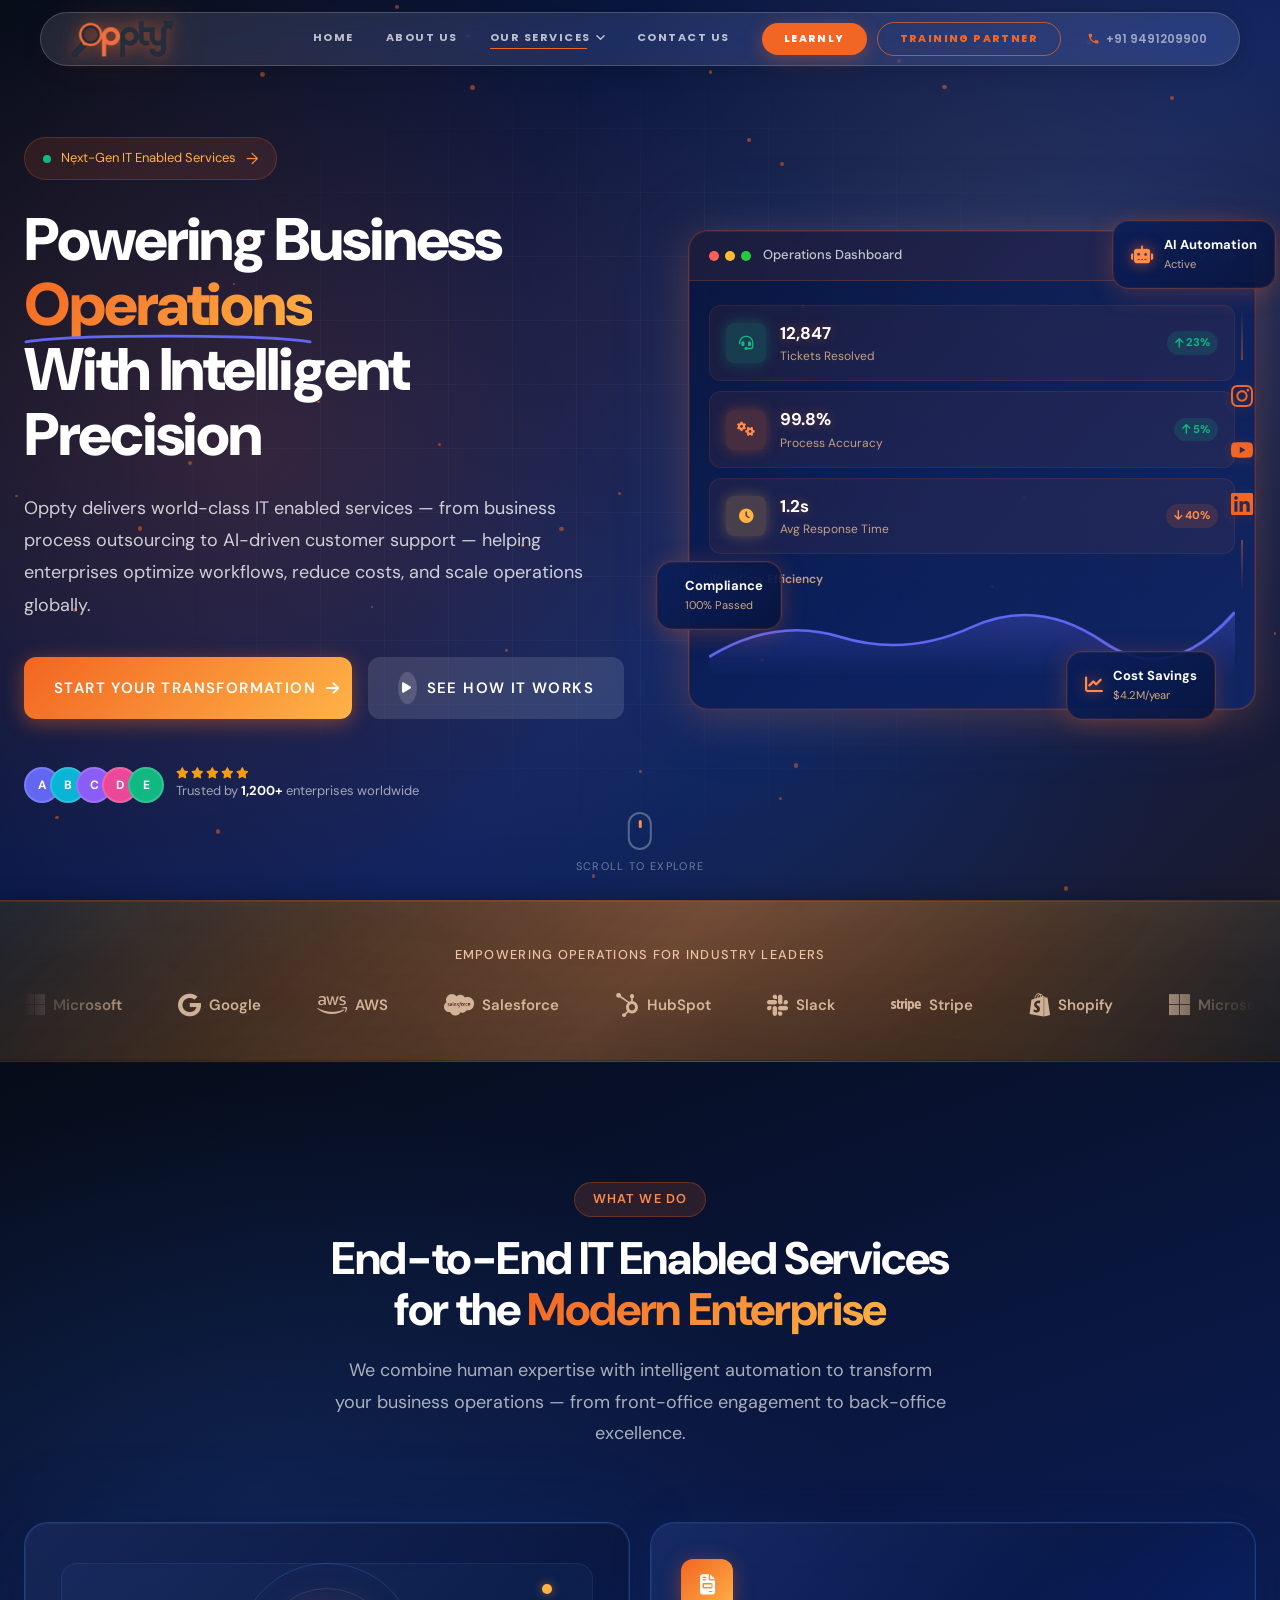
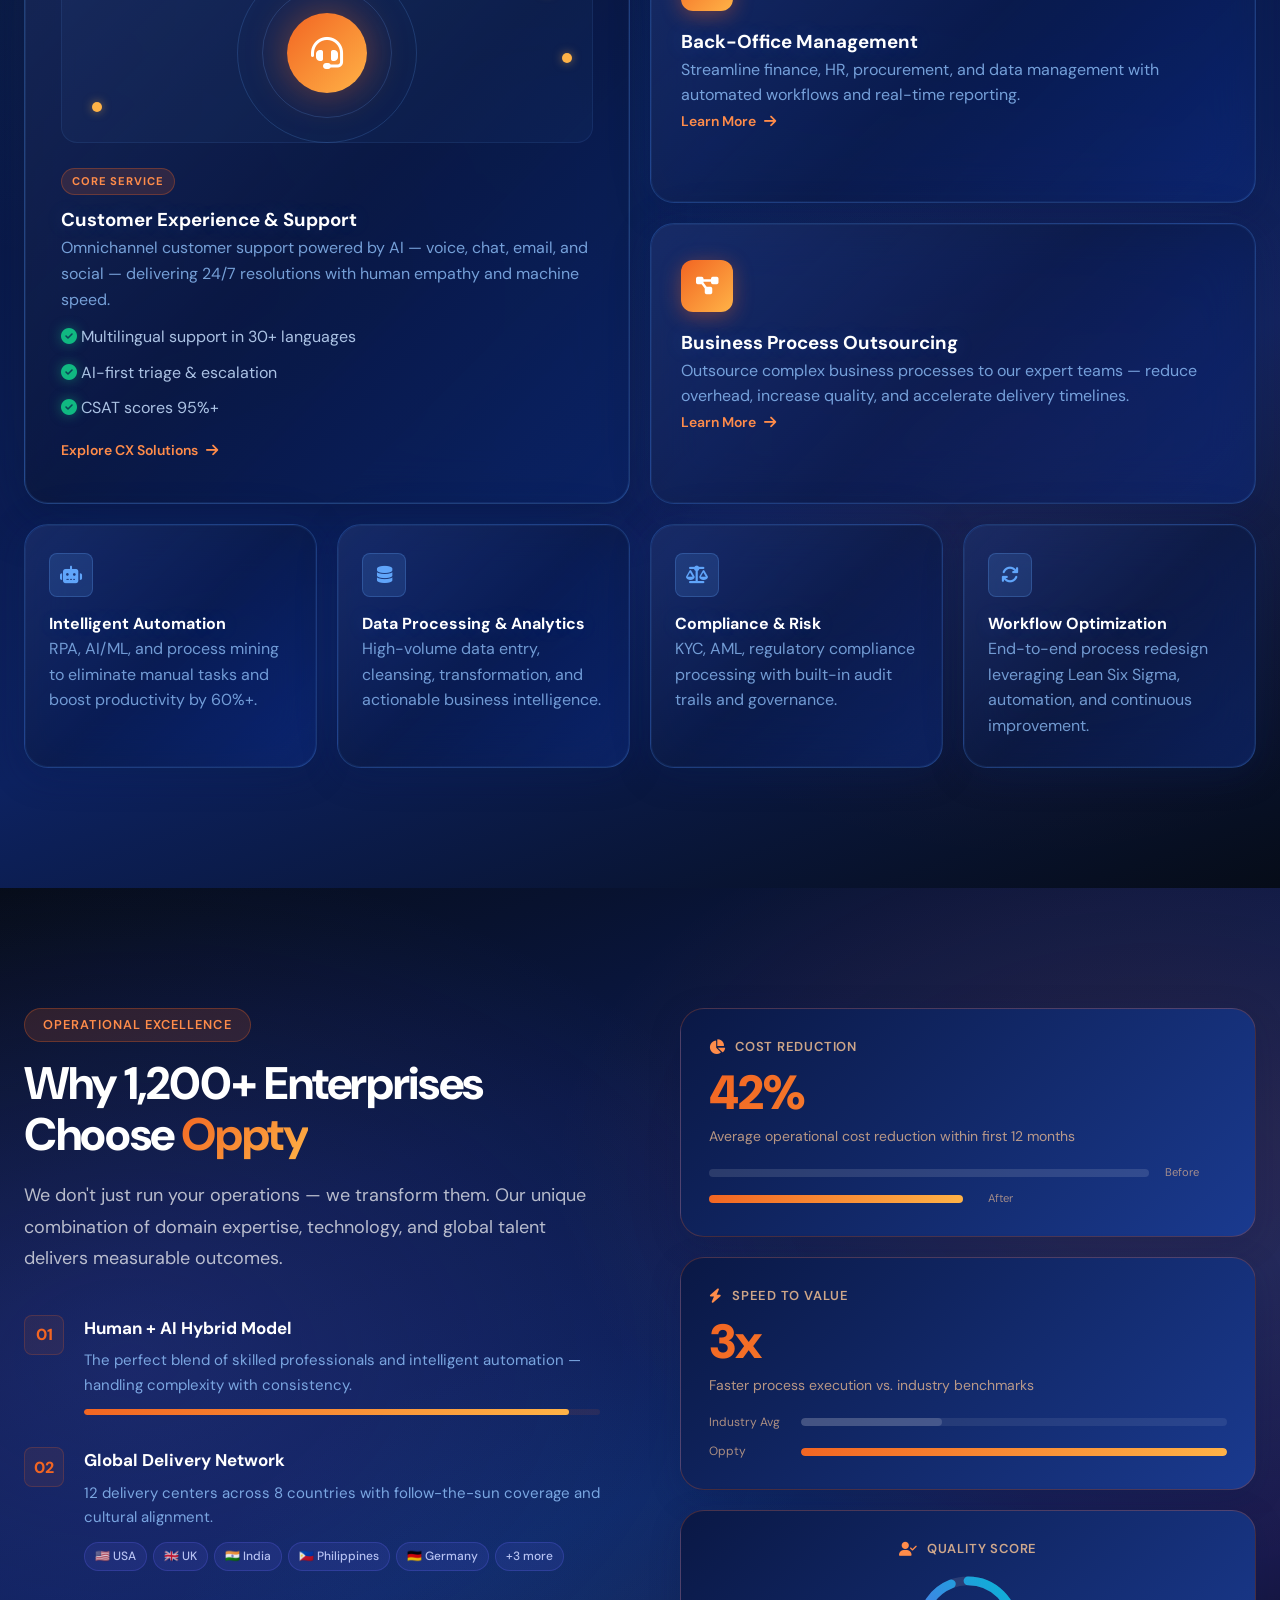
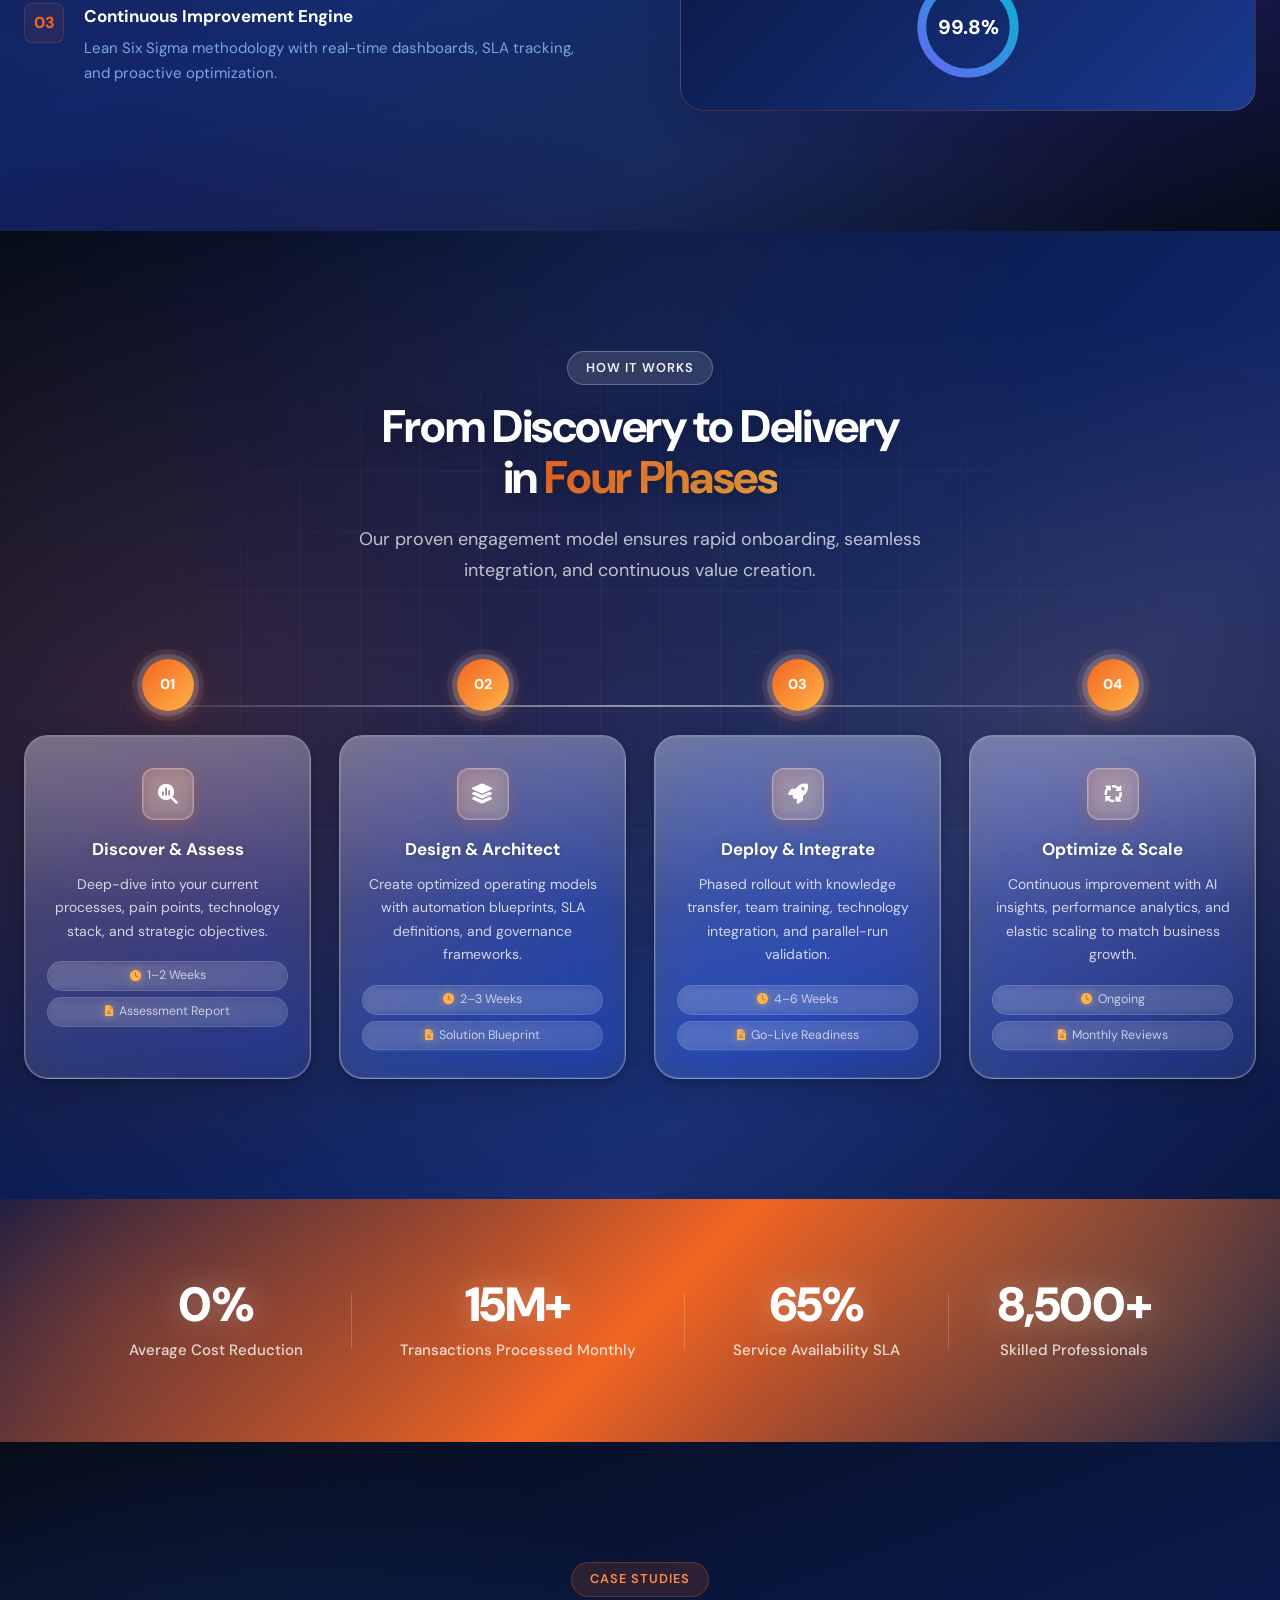
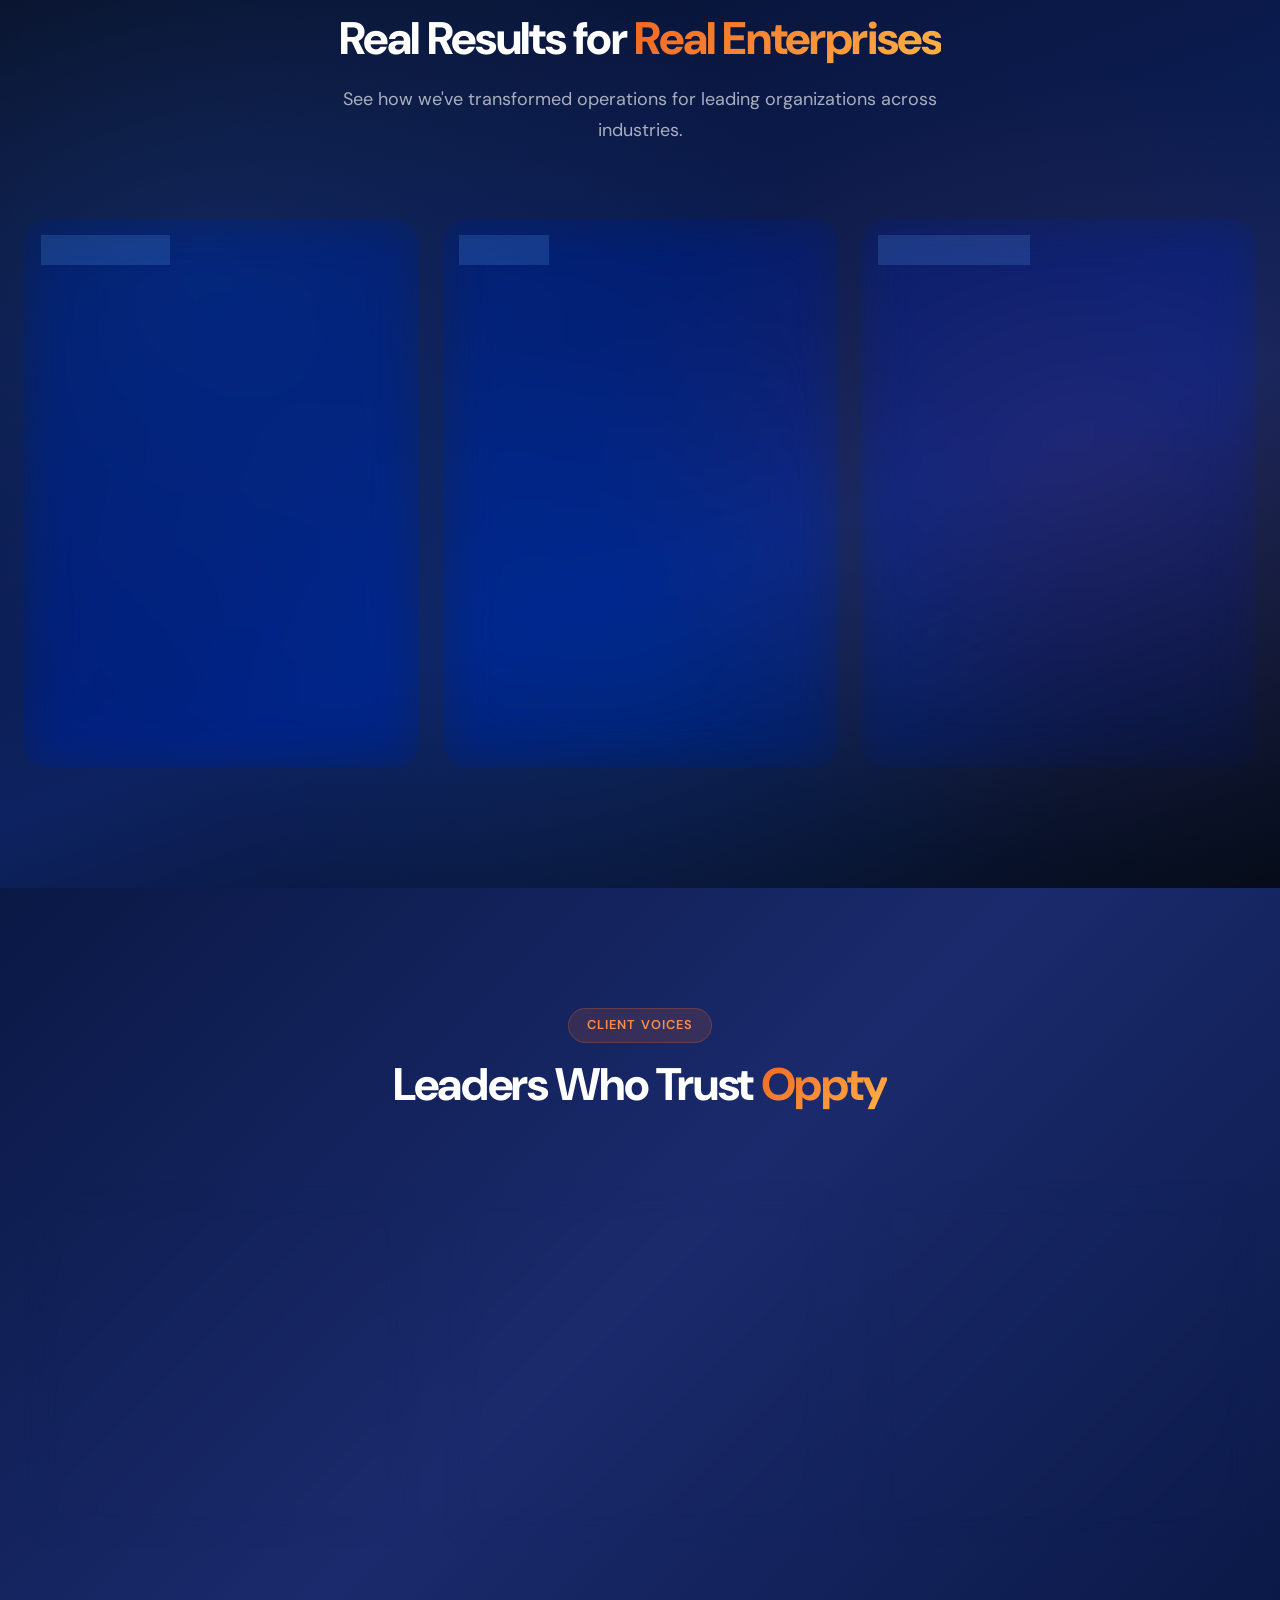
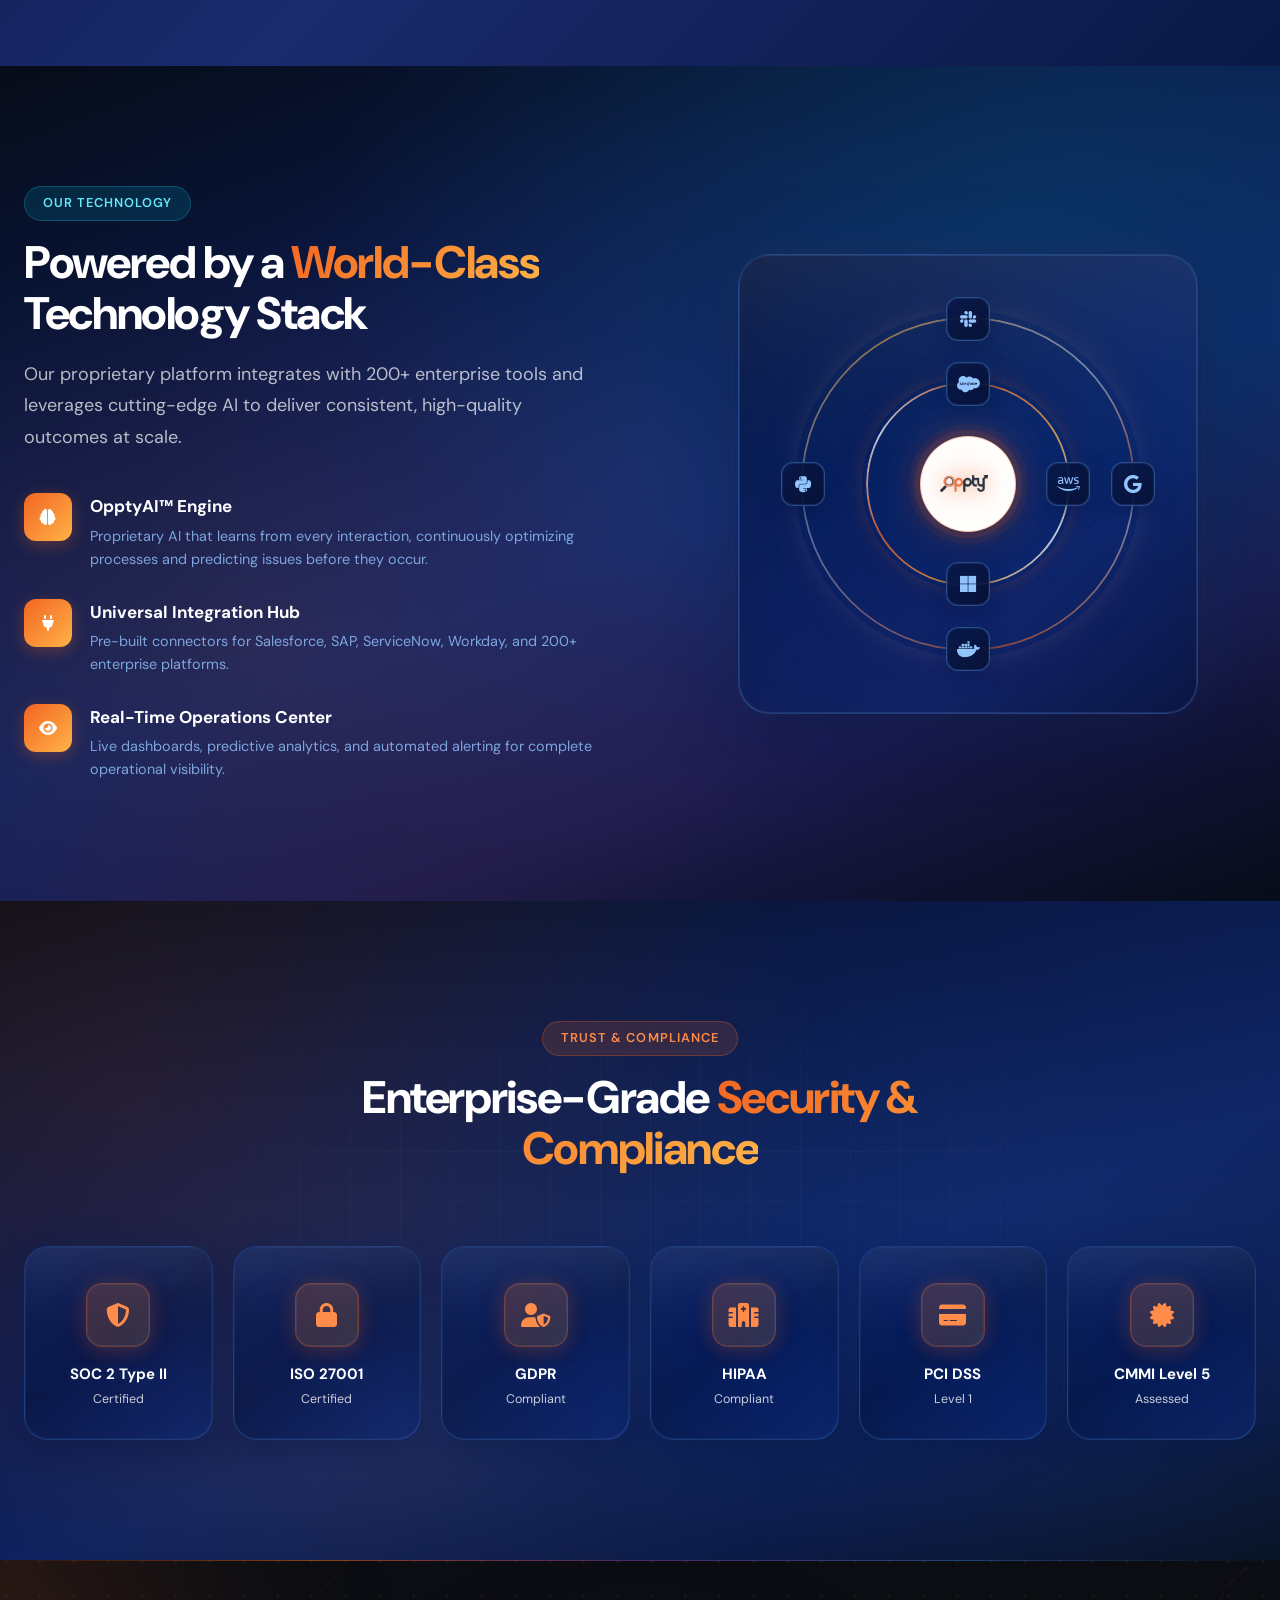
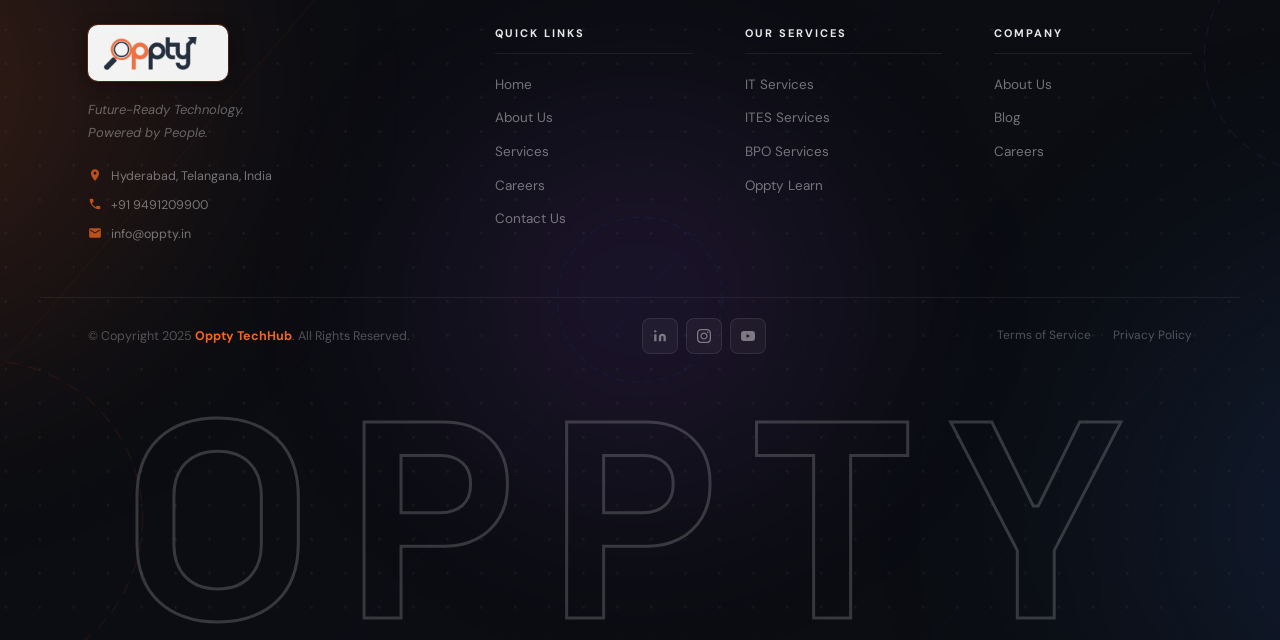
<file: HTML/ITES_services.html>
<!DOCTYPE html>
<html lang="en">

<head>
    <meta charset="UTF-8" />
    <meta name="viewport" content="width=device-width, initial-scale=1.0" />
    <title>Oppty – Future-Ready Technology</title>
    <link rel="preconnect" href="https://fonts.googleapis.com" />
    <link rel="preconnect" href="https://fonts.gstatic.com" crossorigin />
    <link
        href="https://fonts.googleapis.com/css2?family=Space+Grotesk:wght@400;500;600;700;800&family=DM+Sans:ital,opsz,wght@0,9..40,300;0,9..40,400;0,9..40,500;0,9..40,600;0,9..40,700;1,9..40,400&family=Poppins:wght@400;500;600;700;800&display=swap"
        rel="stylesheet" />
    <link rel="stylesheet" href="../CSS/ITES_services.css" />
    <link rel="stylesheet" href="https://cdnjs.cloudflare.com/ajax/libs/font-awesome/6.5.0/css/all.min.css" />
    <link rel="icon" href="">
    <style>
        .page-loader {
            position: fixed;
            inset: 0;
            z-index: 99999;
            display: flex;
            align-items: center;
            justify-content: center;
            background: #080a0c;
            pointer-events: none;
            opacity: 0;
            visibility: hidden;
            transition: opacity .35s ease, visibility .35s ease
        }

        .page-loader.is-visible {
            opacity: 1;
            visibility: visible;
            pointer-events: all
        }

        .page-loader.is-exiting {
            opacity: 0;
            transition: opacity .4s ease
        }

        .page-loader__logo {
            position: relative;
            width: 140px;
            height: 140px;
            filter: drop-shadow(0 0 20px rgba(242, 101, 34, .5)) drop-shadow(0 0 60px rgba(242, 101, 34, .25))
        }

        .page-loader__ring {
            position: absolute;
            inset: 0;
            border-radius: 50%;
            border: 3px solid transparent;
            border-top-color: #f26522;
            animation: loaderSpin .9s linear infinite
        }

        .page-loader__ring:nth-child(2) {
            inset: 12px;
            border-top-color: rgba(59, 130, 246, .6);
            animation-duration: 1.4s;
            animation-direction: reverse
        }

        .page-loader__ring:nth-child(3) {
            inset: 24px;
            border-top-color: rgba(242, 101, 34, .35);
            animation-duration: 1.8s
        }

        .page-loader__img {
            position: absolute;
            inset: 30px;
            width: calc(100% - 60px);
            height: calc(100% - 60px);
            object-fit: contain;
            animation: loaderPulse 1.2s ease-in-out infinite
        }

        @keyframes loaderSpin {
            to {
                transform: rotate(360deg)
            }
        }

        @keyframes loaderPulse {

            0%,
            100% {
                transform: scale(1);
                opacity: 1
            }

            50% {
                transform: scale(1.08);
                opacity: .8
            }
        }
    </style>
</head>

<body>

    <!-- ── PAGE LOADER ── -->
    <div class="page-loader is-visible" id="pageLoader">
        <div class="page-loader__logo">
            <div class="page-loader__ring"></div>
            <div class="page-loader__ring"></div>
            <div class="page-loader__ring"></div>
            <img class="page-loader__img" src="../ASSETS/images/oppty.png" alt="Loading" />
        </div>
    </div>

    <!-- ── FLOATING SOCIAL BAR ── -->
    <div class="social-bar">
        <a href="https://www.instagram.com/opptytech?igsh=YTExdTBsc3Y4ejU2" target="_blank" rel="noopener"
            aria-label="Instagram" class="social-bar__link">
            <svg viewBox="0 0 24 24" fill="currentColor">
                <path
                    d="M12 2.163c3.204 0 3.584.012 4.85.07 3.252.148 4.771 1.691 4.919 4.919.058 1.265.069 1.645.069 4.849 0 3.205-.012 3.584-.069 4.849-.149 3.225-1.664 4.771-4.919 4.919-1.266.058-1.644.07-4.85.07-3.204 0-3.584-.012-4.849-.07-3.26-.149-4.771-1.699-4.919-4.92-.058-1.265-.07-1.644-.07-4.849 0-3.204.013-3.583.07-4.849.149-3.227 1.664-4.771 4.919-4.919 1.266-.057 1.645-.069 4.849-.069zm0-2.163c-3.259 0-3.667.014-4.947.072-4.358.2-6.78 2.618-6.98 6.98-.059 1.281-.073 1.689-.073 4.948 0 3.259.014 3.668.072 4.948.2 4.358 2.618 6.78 6.98 6.98 1.281.058 1.689.072 4.948.072 3.259 0 3.668-.014 4.948-.072 4.354-.2 6.782-2.618 6.979-6.98.059-1.28.073-1.689.073-4.948 0-3.259-.014-3.667-.072-4.947-.196-4.354-2.617-6.78-6.979-6.98-1.281-.059-1.69-.073-4.949-.073zm0 5.838c-3.403 0-6.162 2.759-6.162 6.162s2.759 6.163 6.162 6.163 6.162-2.759 6.162-6.163c0-3.403-2.759-6.162-6.162-6.162zm0 10.162c-2.209 0-4-1.79-4-4 0-2.209 1.791-4 4-4s4 1.791 4 4c0 2.21-1.791 4-4 4zm6.406-11.845c-.796 0-1.441.645-1.441 1.44s.645 1.44 1.441 1.44c.795 0 1.439-.645 1.439-1.44s-.644-1.44-1.439-1.44z" />
            </svg>
        </a>
        <a href="https://youtube.com/@mroppty?si=NbpyNIM-vkHyeLYM" target="_blank" rel="noopener" aria-label="YouTube"
            class="social-bar__link">
            <svg viewBox="0 0 24 24" fill="currentColor">
                <path
                    d="M23.498 6.186a3.016 3.016 0 0 0-2.122-2.136C19.505 3.545 12 3.545 12 3.545s-7.505 0-9.377.505A3.017 3.017 0 0 0 .502 6.186C0 8.07 0 12 0 12s0 3.93.502 5.814a3.016 3.016 0 0 0 2.122 2.136c1.871.505 9.376.505 9.376.505s7.505 0 9.377-.505a3.015 3.015 0 0 0 2.122-2.136C24 15.93 24 12 24 12s0-3.93-.502-5.814zM9.545 15.568V8.432L15.818 12l-6.273 3.568z" />
            </svg>
        </a>
        <a href="https://www.linkedin.com/company/opptytech/" target="_blank" rel="noopener" aria-label="LinkedIn"
            class="social-bar__link">
            <svg viewBox="0 0 24 24" fill="currentColor">
                <path
                    d="M20.447 20.452h-3.554v-5.569c0-1.328-.027-3.037-1.852-3.037-1.853 0-2.136 1.445-2.136 2.939v5.667H9.351V9h3.414v1.561h.046c.477-.9 1.637-1.85 3.37-1.85 3.601 0 4.267 2.37 4.267 5.455v6.286zM5.337 7.433a2.062 2.062 0 0 1-2.063-2.065 2.064 2.064 0 1 1 2.063 2.065zm1.782 13.019H3.555V9h3.564v11.452zM22.225 0H1.771C.792 0 0 .774 0 1.729v20.542C0 23.227.792 24 1.771 24h20.451C23.2 24 24 23.227 24 22.271V1.729C24 .774 23.2 0 22.222 0h.003z" />
            </svg>
        </a>
    </div>

    <!-- ── NAVBAR ── -->
    <header id="navbar">
        <div class="nav-inner">

            <a href="../index.html" class="logo">
                <img class="logo-img" src="../ASSETS/images/oppty.png" alt="Oppty Logo" />
            </a>

            <nav>
                <a href="/index.html">Home</a>
                <a href="./about.html">About Us</a>
                <div class="nav-dropdown">
                    <a href="#" class="nav-dropdown__toggle nav-active"
                        onclick="toggleNavDropdown(this); return false;">Our Services
                        <svg class="nav-dropdown__arrow" viewBox="0 0 10 6" fill="none"
                            xmlns="http://www.w3.org/2000/svg">
                            <path d="M1 1l4 4 4-4" stroke="currentColor" stroke-width="1.6" stroke-linecap="round"
                                stroke-linejoin="round" />
                        </svg>
                    </a>
                    <ul class="nav-dropdown__menu">
                        <li><a href="IT_services.html">
                                <span class="dd-icon dd-icon--blue">
                                    <svg viewBox="0 0 24 24" fill="none">
                                        <rect x="2" y="3" width="20" height="14" rx="2" stroke="currentColor"
                                            stroke-width="1.6" />
                                        <path d="M8 21h8M12 17v4" stroke="currentColor" stroke-width="1.6"
                                            stroke-linecap="round" />
                                    </svg>
                                </span>
                                <span class="dd-label">IT Services</span>
                            </a></li>
                        <li><a href="./ITES_services.html">
                                <span class="dd-icon dd-icon--orange">
                                    <svg viewBox="0 0 24 24" fill="none">
                                        <circle cx="12" cy="12" r="3" stroke="currentColor" stroke-width="1.6" />
                                        <path d="M6.3 6.3a8 8 0 0 0 0 11.4M17.7 6.3a8 8 0 0 1 0 11.4"
                                            stroke="currentColor" stroke-width="1.6" stroke-linecap="round" />
                                    </svg>
                                </span>
                                <span class="dd-label">ITES Services</span>
                            </a></li>
                        
                    </ul>
                </div>
                <a href="./contact.html">Contact Us</a>
            </nav>

            <div class="nav-actions">
                <a href="./Oppty_learn.html" class="btn btn-academy">Learnly</a>
                <a href="#" class="btn btn-training">Training Partner</a>
                <a href="tel:+919491209900" class="phone-link">
                    <svg viewBox="0 0 24 24" fill="currentColor">
                        <path
                            d="M6.6 10.8c1.4 2.8 3.8 5.1 6.6 6.6l2.2-2.2c.27-.27.67-.36 1.02-.24 1.12.37 2.33.57 3.58.57.55 0 1 .45 1 1V20c0 .55-.45 1-1 1-9.39 0-17-7.61-17-17 0-.55.45-1 1-1H8c.55 0 1 .45 1 1 0 1.25.2 2.45.57 3.57-.11.34-.03.74-.24 1.01L6.6 10.8z" />
                    </svg>
                    +91 9491209900
                </a>
            </div>

            <button class="hamburger" aria-label="Toggle menu" onclick="toggleMenu()">
                <span></span><span></span><span></span>
            </button>
        </div>

        <div class="mobile-nav" id="mobileNav">
            <a href="../index.html">Home</a>
            <a href="./about.html">About Us</a>
            <div class="mobile-dropdown">
                <button class="mobile-dropdown__toggle" onclick="toggleMobileDropdown(this)" aria-expanded="false">
                    Our Services
                    <svg class="mobile-dropdown__arrow" viewBox="0 0 10 6" fill="none">
                        <path d="M1 1l4 4 4-4" stroke="currentColor" stroke-width="1.6" stroke-linecap="round"
                            stroke-linejoin="round" />
                    </svg>
                </button>
                <ul class="mobile-dropdown__menu">
                    <li><a href="./IT_services.html">IT Services</a></li>
                    <li><a href="./ITES_services.html">ITES Services</a></li>
                    <li><a href="./BPO.html">Oppty Learn</a></li>
                </ul>
            </div>
            <a href="./contact.html">Contact Us</a>
            <div class="mobile-btns">
                <a href="./Oppty_learn.html" class="btn btn-academy">Learnly</a>
                <a href="#" class="btn btn-training">Training Partner</a>
            </div>
        </div>
    </header>



    <!-- ===================== HERO ===================== -->
    <section class="hero" id="hero">
        <div class="hero-particles" id="particles"></div>
        <div class="hero-gradient-mesh"></div>
        <div class="hero-grid-lines"></div>

        <div class="container hero-inner">
            <div class="hero-content">
                <div class="hero-eyebrow">
                    <span class="eyebrow-pulse"></span>
                    <span class="eyebrow-text">Next-Gen IT Enabled Services</span>
                    <span class="eyebrow-arrow">→</span>
                </div>

                <h1 class="hero-title reveal-text">
                    Powering Business
                    <span class="title-highlight">
                        <span class="gradient-text">Operations</span>
                        <svg class="title-underline" viewBox="0 0 300 12" fill="none">
                            <path d="M2 10C50 2 250 2 298 10" stroke="url(#underline-grad)" stroke-width="3"
                                stroke-linecap="round" />
                            <defs>
                                <linearGradient id="underline-grad" x1="0" y1="0" x2="300" y2="0">
                                    <stop offset="0%" stop-color="#6366F1" />
                                    <stop offset="100%" stop-color="#06B6D4" />
                                </linearGradient>
                            </defs>
                        </svg>
                    </span>
                    <br>With Intelligent Precision
                </h1>

                <p class="hero-description">
                    Oppty delivers world-class IT enabled services — from business process outsourcing
                    to AI-driven customer support — helping enterprises optimize workflows, reduce costs,
                    and scale operations globally.
                </p>

                <div class="hero-cta-row">
                    <a href="#contact" class="btn btn-glow">
                        <span>Start Your Transformation</span>
                        <i class="fas fa-arrow-right"></i>
                    </a>
                    <a href="#services" class="btn btn-ghost">
                        <span class="btn-ghost-icon"><i class="fas fa-play"></i></span>
                        <span>See How It Works</span>
                    </a>
                </div>

                <div class="hero-trust-row">
                    <div class="trust-avatars">
                        <div class="avatar" style="background:#6366F1;">A</div>
                        <div class="avatar" style="background:#06B6D4;">B</div>
                        <div class="avatar" style="background:#8B5CF6;">C</div>
                        <div class="avatar" style="background:#EC4899;">D</div>
                        <div class="avatar" style="background:#10B981;">E</div>
                    </div>
                    <div class="trust-info">
                        <div class="trust-stars">
                            <i class="fas fa-star"></i><i class="fas fa-star"></i><i class="fas fa-star"></i><i
                                class="fas fa-star"></i><i class="fas fa-star"></i>
                        </div>
                        <span>Trusted by <strong>1,200+</strong> enterprises worldwide</span>
                    </div>
                </div>
            </div>

            <div class="hero-visual">
                <div class="visual-main-card glass-card">
                    <div class="card-header-bar">
                        <div class="window-dots"><span></span><span></span><span></span></div>
                        <span class="card-header-title">Operations Dashboard</span>
                        <span class="card-status live"><span class="live-dot"></span> Live</span>
                    </div>
                    <div class="card-body-dash">
                        <div class="dash-metric">
                            <div class="metric-icon green"><i class="fas fa-headset"></i></div>
                            <div class="metric-info">
                                <span class="metric-value">12,847</span>
                                <span class="metric-label">Tickets Resolved</span>
                            </div>
                            <span class="metric-badge up"><i class="fas fa-arrow-up"></i> 23%</span>
                        </div>
                        <div class="dash-metric">
                            <div class="metric-icon blue"><i class="fas fa-gears"></i></div>
                            <div class="metric-info">
                                <span class="metric-value">99.8%</span>
                                <span class="metric-label">Process Accuracy</span>
                            </div>
                            <span class="metric-badge up"><i class="fas fa-arrow-up"></i> 5%</span>
                        </div>
                        <div class="dash-metric">
                            <div class="metric-icon purple"><i class="fas fa-clock"></i></div>
                            <div class="metric-info">
                                <span class="metric-value">1.2s</span>
                                <span class="metric-label">Avg Response Time</span>
                            </div>
                            <span class="metric-badge down"><i class="fas fa-arrow-down"></i> 40%</span>
                        </div>
                        <div class="dash-chart">
                            <div class="chart-label">Workflow Efficiency</div>
                            <div class="chart-wave">
                                <svg viewBox="0 0 400 80" preserveAspectRatio="none">
                                    <defs>
                                        <linearGradient id="wave-fill" x1="0" y1="0" x2="0" y2="1">
                                            <stop offset="0%" stop-color="rgba(99,102,241,0.3)" />
                                            <stop offset="100%" stop-color="rgba(99,102,241,0)" />
                                        </linearGradient>
                                    </defs>
                                    <path class="wave-area" d="M0,60 Q50,20 100,40 T200,30 T300,45 T400,15 V80 H0 Z"
                                        fill="url(#wave-fill)" />
                                    <path class="wave-line" d="M0,60 Q50,20 100,40 T200,30 T300,45 T400,15" fill="none"
                                        stroke="#6366F1" stroke-width="2.5" />
                                </svg>
                            </div>
                        </div>
                    </div>
                </div>

                <div class="floating-mini glass-mini float-1">
                    <i class="fas fa-robot"></i>
                    <div>
                        <strong>AI Automation</strong>
                        <span>Active</span>
                    </div>
                </div>
                <div class="floating-mini glass-mini float-2">
                    <i class="fas fa-shield-check"></i>
                    <div>
                        <strong>Compliance</strong>
                        <span>100% Passed</span>
                    </div>
                </div>
                <div class="floating-mini glass-mini float-3">
                    <i class="fas fa-chart-line"></i>
                    <div>
                        <strong>Cost Savings</strong>
                        <span>$4.2M/year</span>
                    </div>
                </div>
            </div>
        </div>

        <div class="hero-scroll-cue">
            <div class="scroll-mouse">
                <div class="scroll-wheel"></div>
            </div>
            <span>Scroll to explore</span>
        </div>
    </section>

    <!-- ===================== PARTNERS ===================== -->
    <section class="partners">
        <div class="container">
            <p class="partners-label">Empowering operations for industry leaders</p>
            <div class="partners-marquee">
                <div class="marquee-track">
                    <div class="partner-logo"><i class="fab fa-microsoft"></i><span>Microsoft</span></div>
                    <div class="partner-logo"><i class="fab fa-google"></i><span>Google</span></div>
                    <div class="partner-logo"><i class="fab fa-aws"></i><span>AWS</span></div>
                    <div class="partner-logo"><i class="fab fa-salesforce"></i><span>Salesforce</span></div>
                    <div class="partner-logo"><i class="fab fa-hubspot"></i><span>HubSpot</span></div>
                    <div class="partner-logo"><i class="fab fa-slack"></i><span>Slack</span></div>
                    <div class="partner-logo"><i class="fab fa-stripe"></i><span>Stripe</span></div>
                    <div class="partner-logo"><i class="fab fa-shopify"></i><span>Shopify</span></div>
                    <!-- Duplicate for infinite scroll -->
                    <div class="partner-logo"><i class="fab fa-microsoft"></i><span>Microsoft</span></div>
                    <div class="partner-logo"><i class="fab fa-google"></i><span>Google</span></div>
                    <div class="partner-logo"><i class="fab fa-aws"></i><span>AWS</span></div>
                    <div class="partner-logo"><i class="fab fa-salesforce"></i><span>Salesforce</span></div>
                    <div class="partner-logo"><i class="fab fa-hubspot"></i><span>HubSpot</span></div>
                    <div class="partner-logo"><i class="fab fa-slack"></i><span>Slack</span></div>
                    <div class="partner-logo"><i class="fab fa-stripe"></i><span>Stripe</span></div>
                    <div class="partner-logo"><i class="fab fa-shopify"></i><span>Shopify</span></div>
                </div>
            </div>
        </div>
    </section>

    <!-- ===================== SERVICES ===================== -->
    <section class="services" id="services">
        <div class="container">
            <div class="section-header centered">
                <span class="pill-tag">What We Do</span>
                <h2 class="section-title">
                    End-to-End IT Enabled Services
                    <br>for the <span class="gradient-text">Modern Enterprise</span>
                </h2>
                <p class="section-subtitle">
                    We combine human expertise with intelligent automation to transform your business
                    operations — from front-office engagement to back-office excellence.
                </p>
            </div>

            <div class="services-bento">
                <!-- Large card -->
                <div class="bento-card bento-large glass-card-light" data-anim="fade-up">
                    <div class="bento-illustration">
                        <div class="illo-circle">
                            <i class="fas fa-headset"></i>
                        </div>
                        <div class="illo-ring ring-1"></div>
                        <div class="illo-ring ring-2"></div>
                        <div class="illo-dot dot-1"></div>
                        <div class="illo-dot dot-2"></div>
                        <div class="illo-dot dot-3"></div>
                    </div>
                    <div class="bento-content">
                        <span class="bento-tag">Core Service</span>
                        <h3>Customer Experience & Support</h3>
                        <p>Omnichannel customer support powered by AI — voice, chat, email, and social — delivering 24/7
                            resolutions with human empathy and machine speed.</p>
                        <ul class="bento-features">
                            <li><i class="fas fa-check-circle"></i> Multilingual support in 30+ languages</li>
                            <li><i class="fas fa-check-circle"></i> AI-first triage & escalation</li>
                            <li><i class="fas fa-check-circle"></i> CSAT scores 95%+</li>
                        </ul>
                        <a href="#" class="link-arrow">Explore CX Solutions <i class="fas fa-arrow-right"></i></a>
                    </div>
                </div>

                <!-- Medium cards row -->
                <div class="bento-card bento-medium glass-card-light" data-anim="fade-up">
                    <div class="bento-icon-wrap">
                        <div class="bento-icon"><i class="fas fa-file-invoice"></i></div>
                    </div>
                    <h3>Back-Office Management</h3>
                    <p>Streamline finance, HR, procurement, and data management with automated workflows and real-time
                        reporting.</p>
                    <a href="#" class="link-arrow">Learn More <i class="fas fa-arrow-right"></i></a>
                </div>

                <div class="bento-card bento-medium glass-card-light" data-anim="fade-up">
                    <div class="bento-icon-wrap">
                        <div class="bento-icon"><i class="fas fa-diagram-project"></i></div>
                    </div>
                    <h3>Business Process Outsourcing</h3>
                    <p>Outsource complex business processes to our expert teams — reduce overhead, increase quality, and
                        accelerate delivery timelines.</p>
                    <a href="#" class="link-arrow">Learn More <i class="fas fa-arrow-right"></i></a>
                </div>

                <!-- Small cards row -->
                <div class="bento-card bento-small glass-card-light" data-anim="fade-up">
                    <div class="bento-icon-sm"><i class="fas fa-robot"></i></div>
                    <h4>Intelligent Automation</h4>
                    <p>RPA, AI/ML, and process mining to eliminate manual tasks and boost productivity by 60%+.</p>
                </div>

                <div class="bento-card bento-small glass-card-light" data-anim="fade-up">
                    <div class="bento-icon-sm"><i class="fas fa-database"></i></div>
                    <h4>Data Processing & Analytics</h4>
                    <p>High-volume data entry, cleansing, transformation, and actionable business intelligence.</p>
                </div>

                <div class="bento-card bento-small glass-card-light" data-anim="fade-up">
                    <div class="bento-icon-sm"><i class="fas fa-scale-balanced"></i></div>
                    <h4>Compliance & Risk</h4>
                    <p>KYC, AML, regulatory compliance processing with built-in audit trails and governance.</p>
                </div>

                <div class="bento-card bento-small glass-card-light" data-anim="fade-up">
                    <div class="bento-icon-sm"><i class="fas fa-arrows-rotate"></i></div>
                    <h4>Workflow Optimization</h4>
                    <p>End-to-end process redesign leveraging Lean Six Sigma, automation, and continuous improvement.
                    </p>
                </div>
            </div>
        </div>
    </section>

    <!-- ===================== OPERATIONAL EXCELLENCE ===================== -->
    <section class="excellence" id="excellence">
        <div class="container">
            <div class="excellence-grid">
                <div class="excellence-content">
                    <span class="pill-tag">Operational Excellence</span>
                    <h2 class="section-title">
                        Why 1,200+ Enterprises <br>
                        Choose <span class="gradient-text">Oppty</span>
                    </h2>
                    <p class="section-subtitle left-align">
                        We don't just run your operations — we transform them. Our unique combination of
                        domain expertise, technology, and global talent delivers measurable outcomes.
                    </p>

                    <div class="excellence-pillars">
                        <div class="pillar" data-anim="fade-right">
                            <div class="pillar-num">01</div>
                            <div class="pillar-body">
                                <h4>Human + AI Hybrid Model</h4>
                                <p>The perfect blend of skilled professionals and intelligent automation — handling
                                    complexity with consistency.</p>
                                <div class="pillar-progress">
                                    <div class="progress-bar" style="--progress: 94%;">
                                        <span>94% Automation Coverage</span>
                                    </div>
                                </div>
                            </div>
                        </div>

                        <div class="pillar" data-anim="fade-right">
                            <div class="pillar-num">02</div>
                            <div class="pillar-body">
                                <h4>Global Delivery Network</h4>
                                <p>12 delivery centers across 8 countries with follow-the-sun coverage and cultural
                                    alignment.</p>
                                <div class="pillar-tags">
                                    <span class="micro-tag">🇺🇸 USA</span>
                                    <span class="micro-tag">🇬🇧 UK</span>
                                    <span class="micro-tag">🇮🇳 India</span>
                                    <span class="micro-tag">🇵🇭 Philippines</span>
                                    <span class="micro-tag">🇩🇪 Germany</span>
                                    <span class="micro-tag">+3 more</span>
                                </div>
                            </div>
                        </div>

                        <div class="pillar" data-anim="fade-right">
                            <div class="pillar-num">03</div>
                            <div class="pillar-body">
                                <h4>Continuous Improvement Engine</h4>
                                <p>Lean Six Sigma methodology with real-time dashboards, SLA tracking, and proactive
                                    optimization.</p>
                            </div>
                        </div>
                    </div>
                </div>

                <div class="excellence-visual">
                    <div class="visual-stack">
                        <div class="stack-card glass-card sc-1" data-anim="fade-left">
                            <div class="sc-header">
                                <i class="fas fa-chart-pie"></i>
                                <span>Cost Reduction</span>
                            </div>
                            <div class="sc-big-num">42%</div>
                            <p>Average operational cost reduction within first 12 months</p>
                            <div class="sc-bar-group">
                                <div class="sc-bar">
                                    <div class="sc-bar-fill" style="width:85%;"></div><span>Before</span>
                                </div>
                                <div class="sc-bar">
                                    <div class="sc-bar-fill accent" style="width:49%;"></div><span>After</span>
                                </div>
                            </div>
                        </div>

                        <div class="stack-card glass-card sc-2" data-anim="fade-left">
                            <div class="sc-header">
                                <i class="fas fa-bolt"></i>
                                <span>Speed to Value</span>
                            </div>
                            <div class="sc-big-num">3x</div>
                            <p>Faster process execution vs. industry benchmarks</p>
                            <div class="sc-speed-bars">
                                <div class="speed-row">
                                    <span>Industry Avg</span>
                                    <div class="speed-track">
                                        <div class="speed-fill" style="width:33%;"></div>
                                    </div>
                                </div>
                                <div class="speed-row active">
                                    <span>Oppty</span>
                                    <div class="speed-track">
                                        <div class="speed-fill oppty" style="width:100%;"></div>
                                    </div>
                                </div>
                            </div>
                        </div>

                        <div class="stack-card glass-card sc-3" data-anim="fade-left">
                            <div class="sc-header">
                                <i class="fas fa-user-check"></i>
                                <span>Quality Score</span>
                            </div>
                            <div class="sc-ring-wrap">
                                <svg class="sc-ring" viewBox="0 0 100 100">
                                    <circle cx="50" cy="50" r="42" fill="none" stroke="rgba(255,255,255,0.1)"
                                        stroke-width="8" />
                                    <circle cx="50" cy="50" r="42" fill="none" stroke="url(#ring-grad)" stroke-width="8"
                                        stroke-linecap="round" stroke-dasharray="264" stroke-dashoffset="16"
                                        transform="rotate(-90 50 50)" />
                                    <defs>
                                        <linearGradient id="ring-grad" x1="0" y1="0" x2="1" y2="1">
                                            <stop offset="0%" stop-color="#6366F1" />
                                            <stop offset="100%" stop-color="#06B6D4" />
                                        </linearGradient>
                                    </defs>
                                </svg>
                                <div class="ring-center">
                                    <span>99.8%</span>
                                </div>
                            </div>
                        </div>
                    </div>
                </div>
            </div>
        </div>
    </section>

    <!-- ===================== HOW IT WORKS / PROCESS ===================== -->
    <section class="process" id="process">
        <div class="container">
            <div class="section-header centered">
                <span class="pill-tag">How It Works</span>
                <h2 class="section-title">
                    From Discovery to Delivery <br>in <span class="gradient-text">Four Phases</span>
                </h2>
                <p class="section-subtitle">
                    Our proven engagement model ensures rapid onboarding, seamless integration, and continuous value
                    creation.
                </p>
            </div>

            <div class="process-flow">
                <div class="process-connector"></div>

                <div class="process-step" data-anim="fade-up">
                    <div class="step-marker">
                        <div class="marker-ring">
                            <span>01</span>
                        </div>
                    </div>
                    <div class="step-card glass-card-light">
                        <div class="step-icon"><i class="fas fa-magnifying-glass-chart"></i></div>
                        <h3>Discover & Assess</h3>
                        <p>Deep-dive into your current processes, pain points, technology stack, and strategic
                            objectives.</p>
                        <div class="step-detail">
                            <span><i class="fas fa-clock"></i> 1–2 Weeks</span>
                            <span><i class="fas fa-file-lines"></i> Assessment Report</span>
                        </div>
                    </div>
                </div>

                <div class="process-step" data-anim="fade-up">
                    <div class="step-marker">
                        <div class="marker-ring">
                            <span>02</span>
                        </div>
                    </div>
                    <div class="step-card glass-card-light">
                        <div class="step-icon"><i class="fas fa-layer-group"></i></div>
                        <h3>Design & Architect</h3>
                        <p>Create optimized operating models with automation blueprints, SLA definitions, and governance
                            frameworks.</p>
                        <div class="step-detail">
                            <span><i class="fas fa-clock"></i> 2–3 Weeks</span>
                            <span><i class="fas fa-file-lines"></i> Solution Blueprint</span>
                        </div>
                    </div>
                </div>

                <div class="process-step" data-anim="fade-up">
                    <div class="step-marker">
                        <div class="marker-ring">
                            <span>03</span>
                        </div>
                    </div>
                    <div class="step-card glass-card-light">
                        <div class="step-icon"><i class="fas fa-rocket"></i></div>
                        <h3>Deploy & Integrate</h3>
                        <p>Phased rollout with knowledge transfer, team training, technology integration, and
                            parallel-run validation.</p>
                        <div class="step-detail">
                            <span><i class="fas fa-clock"></i> 4–6 Weeks</span>
                            <span><i class="fas fa-file-lines"></i> Go-Live Readiness</span>
                        </div>
                    </div>
                </div>

                <div class="process-step" data-anim="fade-up">
                    <div class="step-marker">
                        <div class="marker-ring">
                            <span>04</span>
                        </div>
                    </div>
                    <div class="step-card glass-card-light">
                        <div class="step-icon"><i class="fas fa-arrows-spin"></i></div>
                        <h3>Optimize & Scale</h3>
                        <p>Continuous improvement with AI insights, performance analytics, and elastic scaling to match
                            business growth.</p>
                        <div class="step-detail">
                            <span><i class="fas fa-clock"></i> Ongoing</span>
                            <span><i class="fas fa-file-lines"></i> Monthly Reviews</span>
                        </div>
                    </div>
                </div>
            </div>
        </div>
    </section>

    <!-- ===================== IMPACT METRICS ===================== -->
    <section class="metrics">
        <div class="metrics-bg"></div>
        <div class="container">
            <div class="metrics-grid">
                <div class="metric-block" data-anim="zoom-in">
                    <div class="metric-number" data-target="42">0%</div>
                    <div class="metric-desc">Average Cost Reduction</div>
                </div>
                <div class="metric-divider"></div>
                <div class="metric-block" data-anim="zoom-in">
                    <div class="metric-number">15M+</div>
                    <div class="metric-desc">Transactions Processed Monthly</div>
                </div>
                <div class="metric-divider"></div>
                <div class="metric-block" data-anim="zoom-in">
                    <div class="metric-number">99.9%</div>
                    <div class="metric-desc">Service Availability SLA</div>
                </div>
                <div class="metric-divider"></div>
                <div class="metric-block" data-anim="zoom-in">
                    <div class="metric-number">8,500+</div>
                    <div class="metric-desc">Skilled Professionals</div>
                </div>
            </div>
        </div>
    </section>

    <!-- ===================== CASE STUDIES ===================== -->
    <section class="case-studies" id="case-studies">
        <div class="container">
            <div class="section-header centered">
                <span class="pill-tag">Case Studies</span>
                <h2 class="section-title">
                    Real Results for <span class="gradient-text">Real Enterprises</span>
                </h2>
                <p class="section-subtitle">See how we've transformed operations for leading organizations across
                    industries.</p>
            </div>

            <div class="cases-grid">
                <div class="case-card" data-anim="fade-up">
                    <div class="case-image" style="background: linear-gradient(135deg, #667eea22, #764ba222);">
                        <div class="case-industry">Financial Services</div>
                        <div class="case-illo">
                            <i class="fas fa-building-columns"></i>
                        </div>
                    </div>
                    <div class="case-body">
                        <h3>Global Bank Reduces Processing Time by 65%</h3>
                        <p>Automated loan processing and KYC verification for a top-10 global bank, handling 50,000+
                            applications monthly.</p>
                        <div class="case-stats">
                            <div class="case-stat">
                                <span class="cs-value">65%</span>
                                <span class="cs-label">Faster Processing</span>
                            </div>
                            <div class="case-stat">
                                <span class="cs-value">$8M</span>
                                <span class="cs-label">Annual Savings</span>
                            </div>
                            <div class="case-stat">
                                <span class="cs-value">99.7%</span>
                                <span class="cs-label">Accuracy Rate</span>
                            </div>
                        </div>
                        <a href="#" class="link-arrow">Read Full Case Study <i class="fas fa-arrow-right"></i></a>
                    </div>
                </div>

                <div class="case-card" data-anim="fade-up">
                    <div class="case-image" style="background: linear-gradient(135deg, #06b6d422, #10b98122);">
                        <div class="case-industry">Healthcare</div>
                        <div class="case-illo">
                            <i class="fas fa-heart-pulse"></i>
                        </div>
                    </div>
                    <div class="case-body">
                        <h3>Healthcare Network Achieves 95% Patient Satisfaction</h3>
                        <p>Deployed omnichannel patient support with AI triage for a 200-facility healthcare network
                            across 3 countries.</p>
                        <div class="case-stats">
                            <div class="case-stat">
                                <span class="cs-value">95%</span>
                                <span class="cs-label">CSAT Score</span>
                            </div>
                            <div class="case-stat">
                                <span class="cs-value">40%</span>
                                <span class="cs-label">Cost Reduction</span>
                            </div>
                            <div class="case-stat">
                                <span class="cs-value">24/7</span>
                                <span class="cs-label">Coverage</span>
                            </div>
                        </div>
                        <a href="#" class="link-arrow">Read Full Case Study <i class="fas fa-arrow-right"></i></a>
                    </div>
                </div>

                <div class="case-card" data-anim="fade-up">
                    <div class="case-image" style="background: linear-gradient(135deg, #f59e0b22, #ef444422);">
                        <div class="case-industry">Retail & E-Commerce</div>
                        <div class="case-illo">
                            <i class="fas fa-cart-shopping"></i>
                        </div>
                    </div>
                    <div class="case-body">
                        <h3>E-Commerce Giant Scales to 1M Orders/Day</h3>
                        <p>End-to-end order management, returns processing, and customer support for peak season
                            scaling.</p>
                        <div class="case-stats">
                            <div class="case-stat">
                                <span class="cs-value">1M+</span>
                                <span class="cs-label">Daily Orders</span>
                            </div>
                            <div class="case-stat">
                                <span class="cs-value">3x</span>
                                <span class="cs-label">Peak Handling</span>
                            </div>
                            <div class="case-stat">
                                <span class="cs-value">12s</span>
                                <span class="cs-label">Avg Handle Time</span>
                            </div>
                        </div>
                        <a href="#" class="link-arrow">Read Full Case Study <i class="fas fa-arrow-right"></i></a>
                    </div>
                </div>
            </div>
        </div>
    </section>

    <!-- ===================== TESTIMONIALS ===================== -->
    <section class="testimonials" id="testimonials">
        <div class="container">
            <div class="section-header centered">
                <span class="pill-tag">Client Voices</span>
                <h2 class="section-title">
                    Leaders Who Trust <span class="gradient-text">Oppty</span>
                </h2>
            </div>

            <div class="testimonials-carousel">
                <div class="testi-card glass-card" data-anim="fade-up">
                    <div class="testi-quote"><i class="fas fa-quote-left"></i></div>
                    <p>"Oppty didn't just outsource our processes — they reinvented them. Within 6 months, our
                        back-office efficiency improved by 70%, and our team could finally focus on strategic
                        initiatives."</p>
                    <div class="testi-author">
                        <div class="testi-avatar" style="background:linear-gradient(135deg,#6366F1,#8B5CF6);">RK</div>
                        <div>
                            <strong>Rajesh Kumar</strong>
                            <span>COO, FinanceCore Global</span>
                        </div>
                    </div>
                    <div class="testi-rating">
                        <i class="fas fa-star"></i><i class="fas fa-star"></i><i class="fas fa-star"></i><i
                            class="fas fa-star"></i><i class="fas fa-star"></i>
                    </div>
                </div>

                <div class="testi-card glass-card" data-anim="fade-up">
                    <div class="testi-quote"><i class="fas fa-quote-left"></i></div>
                    <p>"The transition was seamless. Oppty's team integrated with ours like they'd been part of the
                        company for years. Our customer satisfaction scores hit all-time highs within the first
                        quarter."</p>
                    <div class="testi-author">
                        <div class="testi-avatar" style="background:linear-gradient(135deg,#06B6D4,#10B981);">AM</div>
                        <div>
                            <strong>Amanda Mitchell</strong>
                            <span>VP Operations, MedConnect Health</span>
                        </div>
                    </div>
                    <div class="testi-rating">
                        <i class="fas fa-star"></i><i class="fas fa-star"></i><i class="fas fa-star"></i><i
                            class="fas fa-star"></i><i class="fas fa-star"></i>
                    </div>
                </div>

                <div class="testi-card glass-card" data-anim="fade-up">
                    <div class="testi-quote"><i class="fas fa-quote-left"></i></div>
                    <p>"We scaled from 10,000 to 1 million daily orders without missing a beat. Oppty's elastic delivery
                        model and automation-first approach made the impossible possible."</p>
                    <div class="testi-author">
                        <div class="testi-avatar" style="background:linear-gradient(135deg,#F59E0B,#EF4444);">DL</div>
                        <div>
                            <strong>Daniel Lee</strong>
                            <span>CTO, ShopWave Commerce</span>
                        </div>
                    </div>
                    <div class="testi-rating">
                        <i class="fas fa-star"></i><i class="fas fa-star"></i><i class="fas fa-star"></i><i
                            class="fas fa-star"></i><i class="fas fa-star"></i>
                    </div>
                </div>
            </div>
        </div>
    </section>

    <!-- ===================== TECHNOLOGY STACK ===================== -->
    <section class="tech-stack">
        <div class="container">
            <div class="tech-layout">
                <div class="tech-content">
                    <span class="pill-tag">Our Technology</span>
                    <h2 class="section-title">
                        Powered by a <span class="gradient-text">World-Class</span> Technology Stack
                    </h2>
                    <p class="section-subtitle left-align">
                        Our proprietary platform integrates with 200+ enterprise tools and leverages cutting-edge AI
                        to deliver consistent, high-quality outcomes at scale.
                    </p>

                    <div class="tech-features">
                        <div class="tech-feat" data-anim="fade-right">
                            <div class="tf-icon"><i class="fas fa-brain"></i></div>
                            <div>
                                <h4>OpptyAI™ Engine</h4>
                                <p>Proprietary AI that learns from every interaction, continuously optimizing processes
                                    and predicting issues before they occur.</p>
                            </div>
                        </div>
                        <div class="tech-feat" data-anim="fade-right">
                            <div class="tf-icon"><i class="fas fa-plug"></i></div>
                            <div>
                                <h4>Universal Integration Hub</h4>
                                <p>Pre-built connectors for Salesforce, SAP, ServiceNow, Workday, and 200+ enterprise
                                    platforms.</p>
                            </div>
                        </div>
                        <div class="tech-feat" data-anim="fade-right">
                            <div class="tf-icon"><i class="fas fa-eye"></i></div>
                            <div>
                                <h4>Real-Time Operations Center</h4>
                                <p>Live dashboards, predictive analytics, and automated alerting for complete
                                    operational visibility.</p>
                            </div>
                        </div>
                    </div>
                </div>

                <div class="tech-visual">
                    <div class="tech-orbit-wrapper">
                        <div class="orbit-center">
                            <div class="orbit-logo">
                                <img src="../ASSETS/images/oppty.png" alt="Oppty" class="orbit-logo-img" />
                            </div>
                        </div>
                        <div class="orbit-ring orbit-ring-1">
                            <div class="orbit-node node-1"><i class="fab fa-salesforce"></i></div>
                            <div class="orbit-node node-2"><i class="fab fa-aws"></i></div>
                            <div class="orbit-node node-3"><i class="fab fa-microsoft"></i></div>
                        </div>
                        <div class="orbit-ring orbit-ring-2">
                            <div class="orbit-node node-4"><i class="fab fa-slack"></i></div>
                            <div class="orbit-node node-5"><i class="fab fa-google"></i></div>
                            <div class="orbit-node node-6"><i class="fab fa-docker"></i></div>
                            <div class="orbit-node node-7"><i class="fab fa-python"></i></div>
                        </div>
                    </div>
                </div>
            </div>
        </div>
    </section>

    <!-- ===================== CERTIFICATIONS ===================== -->
    <section class="certifications">
        <div class="container">
            <div class="section-header centered">
                <span class="pill-tag">Trust & Compliance</span>
                <h2 class="section-title">Enterprise-Grade <span class="gradient-text">Security & Compliance</span></h2>
            </div>
            <div class="cert-grid">
                <div class="cert-item glass-card-light" data-anim="zoom-in">
                    <div class="cert-icon"><i class="fas fa-shield-halved"></i></div>
                    <h4>SOC 2 Type II</h4>
                    <p>Certified</p>
                </div>
                <div class="cert-item glass-card-light" data-anim="zoom-in">
                    <div class="cert-icon"><i class="fas fa-lock"></i></div>
                    <h4>ISO 27001</h4>
                    <p>Certified</p>
                </div>
                <div class="cert-item glass-card-light" data-anim="zoom-in">
                    <div class="cert-icon"><i class="fas fa-user-shield"></i></div>
                    <h4>GDPR</h4>
                    <p>Compliant</p>
                </div>
                <div class="cert-item glass-card-light" data-anim="zoom-in">
                    <div class="cert-icon"><i class="fas fa-hospital"></i></div>
                    <h4>HIPAA</h4>
                    <p>Compliant</p>
                </div>
                <div class="cert-item glass-card-light" data-anim="zoom-in">
                    <div class="cert-icon"><i class="fas fa-credit-card"></i></div>
                    <h4>PCI DSS</h4>
                    <p>Level 1</p>
                </div>
                <div class="cert-item glass-card-light" data-anim="zoom-in">
                    <div class="cert-icon"><i class="fas fa-certificate"></i></div>
                    <h4>CMMI Level 5</h4>
                    <p>Assessed</p>
                </div>
            </div>
        </div>
    </section>



    <script>
        /* ============ INTERSECTION OBSERVER ANIMATIONS ============ */
        const animObserver = new IntersectionObserver((entries) => {
            entries.forEach(entry => {
                if (entry.isIntersecting) {
                    entry.target.classList.add('visible');
                }
            });
        }, { threshold: 0.12, rootMargin: '0px 0px -40px 0px' });

        document.querySelectorAll('[data-anim]').forEach(el => animObserver.observe(el));

        /* ============ PARTICLE GENERATOR ============ */
        const particleContainer = document.getElementById('particles');
        if (particleContainer) {
            for (let i = 0; i < 40; i++) {
                const p = document.createElement('div');
                p.className = 'particle';
                p.style.left = Math.random() * 100 + '%';
                p.style.top = Math.random() * 100 + '%';
                p.style.animationDelay = Math.random() * 8 + 's';
                p.style.animationDuration = (4 + Math.random() * 6) + 's';
                p.style.width = p.style.height = (2 + Math.random() * 3) + 'px';
                particleContainer.appendChild(p);
            }
        }

        /* ============ SMOOTH SCROLL ============ */
        document.querySelectorAll('a[href^="#"]').forEach(anchor => {
            anchor.addEventListener('click', function (e) {
                e.preventDefault();
                const target = document.querySelector(this.getAttribute('href'));
                if (target) target.scrollIntoView({ behavior: 'smooth', block: 'start' });
            });
        });

        /* ============ COUNTER ANIMATION ============ */
        const counterObserver = new IntersectionObserver((entries) => {
            entries.forEach(entry => {
                if (entry.isIntersecting) {
                    const el = entry.target;
                    const text = el.textContent;
                    if (text.includes('%') && !el.dataset.animated) {
                        el.dataset.animated = 'true';
                        const target = parseInt(text);
                        if (!isNaN(target)) {
                            let current = 0;
                            const increment = target / 60;
                            const timer = setInterval(() => {
                                current += increment;
                                if (current >= target) {
                                    current = target;
                                    clearInterval(timer);
                                }
                                el.textContent = Math.floor(current) + '%';
                            }, 20);
                        }
                    }
                }
            });
        }, { threshold: 0.5 });

        document.querySelectorAll('.metric-number').forEach(el => counterObserver.observe(el));

        /* ============ PROGRESS BAR ANIMATION ============ */
        const progressObserver = new IntersectionObserver((entries) => {
            entries.forEach(entry => {
                if (entry.isIntersecting) {
                    entry.target.style.width = entry.target.style.getPropertyValue('--progress') || entry.target.getAttribute('style').match(/width:\s*(\d+%)/)?.[1] || '0%';
                }
            });
        }, { threshold: 0.5 });

        document.querySelectorAll('.progress-bar, .sc-bar-fill, .speed-fill').forEach(el => {
            const w = el.style.width;
            el.dataset.targetWidth = w;
            el.style.width = '0%';
            const obs = new IntersectionObserver((entries) => {
                entries.forEach(entry => {
                    if (entry.isIntersecting) {
                        setTimeout(() => { el.style.width = el.dataset.targetWidth; }, 200);
                    }
                });
            }, { threshold: 0.3 });
            obs.observe(el);
        });
    </script>

    <!-- ── FOOTER ── -->
    <footer class="footer">
        <div class="footer-bg" aria-hidden="true">
            <svg class="footer-bg-svg" viewBox="0 0 1440 560" preserveAspectRatio="xMidYMid slice"
                xmlns="http://www.w3.org/2000/svg">
                <defs>
                    <radialGradient id="fo1" cx="50%" cy="50%" r="50%">
                        <stop offset="0%" stop-color="#f26522" stop-opacity="0.22" />
                        <stop offset="100%" stop-color="#f26522" stop-opacity="0" />
                    </radialGradient>
                    <radialGradient id="fo2" cx="50%" cy="50%" r="50%">
                        <stop offset="0%" stop-color="#3b82f6" stop-opacity="0.16" />
                        <stop offset="100%" stop-color="#3b82f6" stop-opacity="0" />
                    </radialGradient>
                    <radialGradient id="fo3" cx="50%" cy="50%" r="50%">
                        <stop offset="0%" stop-color="#a855f7" stop-opacity="0.14" />
                        <stop offset="100%" stop-color="#a855f7" stop-opacity="0" />
                    </radialGradient>
                    <pattern id="fdots" x="0" y="0" width="28" height="28" patternUnits="userSpaceOnUse">
                        <circle cx="1.4" cy="1.4" r="1.1" fill="rgba(255,255,255,0.05)" />
                    </pattern>
                </defs>
                <rect width="1440" height="560" fill="url(#fdots)" />
                <ellipse class="fo fo--1" cx="100" cy="100" rx="340" ry="320" fill="url(#fo1)" />
                <ellipse class="fo fo--2" cx="1360" cy="460" rx="360" ry="340" fill="url(#fo2)" />
                <ellipse class="fo fo--3" cx="720" cy="280" rx="260" ry="240" fill="url(#fo3)" />
                <circle class="fr fr--a" cx="180" cy="460" r="130" fill="none" stroke="rgba(242,101,34,0.12)"
                    stroke-width="1" stroke-dasharray="11 7" />
                <circle class="fr fr--b" cx="1280" cy="80" r="95" fill="none" stroke="rgba(168,85,247,0.12)"
                    stroke-width="1" stroke-dasharray="9 6" />
                <circle class="fr fr--c" cx="720" cy="280" r="68" fill="none" stroke="rgba(59,130,246,0.09)"
                    stroke-width="1" stroke-dasharray="7 5" />
                <line x1="0" y1="560" x2="480" y2="0" stroke="rgba(242,101,34,0.05)" stroke-width="1" />
                <line x1="480" y1="560" x2="960" y2="0" stroke="rgba(59,130,246,0.04)" stroke-width="1" />
                <line x1="960" y1="560" x2="1440" y2="0" stroke="rgba(168,85,247,0.04)" stroke-width="1" />
            </svg>
        </div>
        <div class="footer-topline"></div>
        <div class="footer-main">
            <div class="footer-brand">
                <a href="../index.html" class="footer-logo-wrap">
                    <div class="footer-logo-icon"><img src="../ASSETS/images/oppty.png" alt="Oppty Logo" /></div>
                </a>
                <p class="footer-tagline">Future-Ready Technology.<br />Powered by People.</p>
                <div class="footer-contact-list">
                    <p class="footer-contact-item">
                        <svg viewBox="0 0 24 24" fill="none">
                            <path
                                d="M12 2C8.13 2 5 5.13 5 9c0 5.25 7 13 7 13s7-7.75 7-13c0-3.87-3.13-7-7-7zm0 9.5c-1.38 0-2.5-1.12-2.5-2.5S10.62 6.5 12 6.5s2.5 1.12 2.5 2.5S13.38 11.5 12 11.5z"
                                fill="currentColor" />
                        </svg>
                        Hyderabad, Telangana, India
                    </p>
                    <p class="footer-contact-item">
                        <svg viewBox="0 0 24 24" fill="none">
                            <path
                                d="M6.6 10.8c1.4 2.8 3.8 5.1 6.6 6.6l2.2-2.2c.27-.27.67-.36 1.02-.24 1.12.37 2.33.57 3.58.57.55 0 1 .45 1 1V20c0 .55-.45 1-1 1-9.39 0-17-7.61-17-17 0-.55.45-1 1-1H8c.55 0 1 .45 1 1 0 1.25.2 2.45.57 3.57-.11.34-.03.74-.24 1.01L6.6 10.8z"
                                fill="currentColor" />
                        </svg>
                        <a href="tel:+919491209900">+91 9491209900</a>
                    </p>
                    <p class="footer-contact-item">
                        <svg viewBox="0 0 24 24" fill="none">
                            <path
                                d="M20 4H4c-1.1 0-2 .9-2 2v12c0 1.1.9 2 2 2h16c1.1 0 2-.9 2-2V6c0-1.1-.9-2-2-2zm0 4l-8 5-8-5V6l8 5 8-5v2z"
                                fill="currentColor" />
                        </svg>
                        <a href="mailto:info@oppty.in">info@oppty.in</a>
                    </p>
                </div>
            </div>
            <div class="footer-col">
                <h4 class="footer-col-heading">Quick Links</h4>
                <ul class="footer-nav">
                    <li><a href="../index.html">Home</a></li>
                    <li><a href="#">About Us</a></li>
                    <li><a href="#">Services</a></li>
                    <li><a href="#">Careers</a></li>
                    <li><a href="#">Contact Us</a></li>
                </ul>
            </div>
            <div class="footer-col">
                <h4 class="footer-col-heading">Our Services</h4>
                <ul class="footer-nav">
                    <li><a href="IT_services.html">IT Services</a></li>
                    <li><a href="ITES_services.html">ITES Services</a></li>
                    <li><a href="BPO.html">BPO Services</a></li>
                    <li><a href="Oppty_learn.html">Oppty Learn</a></li>
                </ul>
            </div>
            <div class="footer-col">
                <h4 class="footer-col-heading">Company</h4>
                <ul class="footer-nav">
                    <li><a href="#">About Us</a></li>
                    <li><a href="#">Blog</a></li>
                    <li><a href="#">Careers</a></li>
                </ul>
            </div>
        </div>
        <div class="footer-mid-divider"></div>
        <div class="footer-bottom">
            <p class="footer-copy">&copy; Copyright 2025 <strong>Oppty TechHub</strong>. All Rights Reserved.</p>

            <div class="footer-socials">
                <a href="https://www.linkedin.com/company/opptytech/" target="_blank" aria-label="LinkedIn"
                    class="fsoc">
                    <svg viewBox="0 0 24 24" fill="currentColor">
                        <path
                            d="M16 8a6 6 0 0 1 6 6v7h-4v-7a2 2 0 0 0-2-2 2 2 0 0 0-2 2v7h-4v-7a6 6 0 0 1 6-6zM2 9h4v12H2z" />
                        <circle cx="4" cy="4" r="2" />
                    </svg>
                </a>
                <a href="https://www.instagram.com/opptytech" target="_blank" aria-label="Instagram" class="fsoc">
                    <svg viewBox="0 0 24 24" fill="currentColor">
                        <path
                            d="M12 2.163c3.204 0 3.584.012 4.85.07 3.252.148 4.771 1.691 4.919 4.919.058 1.265.069 1.645.069 4.849 0 3.205-.012 3.584-.069 4.849-.149 3.225-1.664 4.771-4.919 4.919-1.266.058-1.644.07-4.85.07-3.204 0-3.584-.012-4.849-.07-3.26-.149-4.771-1.699-4.919-4.92-.058-1.265-.07-1.644-.07-4.849 0-3.204.013-3.583.07-4.849.149-3.227 1.664-4.771 4.919-4.919 1.266-.057 1.645-.069 4.849-.069zm0-2.163c-3.259 0-3.667.014-4.947.072-4.358.2-6.78 2.618-6.98 6.98-.059 1.281-.073 1.689-.073 4.948 0 3.259.014 3.668.072 4.948.2 4.358 2.618 6.78 6.98 6.98 1.281.058 1.689.072 4.948.072 3.259 0 3.668-.014 4.948-.072 4.354-.2 6.782-2.618 6.979-6.98.059-1.28.073-1.689.073-4.948 0-3.259-.014-3.667-.072-4.947-.196-4.354-2.617-6.78-6.979-6.98-1.281-.059-1.69-.073-4.949-.073zm0 5.838c-3.403 0-6.162 2.759-6.162 6.162s2.759 6.163 6.162 6.163 6.162-2.759 6.162-6.163c0-3.403-2.759-6.162-6.162-6.162zm0 10.162c-2.209 0-4-1.79-4-4 0-2.209 1.791-4 4-4s4 1.791 4 4c0 2.21-1.791 4-4 4zm6.406-11.845c-.796 0-1.441.645-1.441 1.44s.645 1.44 1.441 1.44c.795 0 1.439-.645 1.439-1.44s-.644-1.44-1.439-1.44z" />
                    </svg>
                </a>
                <a href="https://youtube.com/@mroppty" target="_blank" aria-label="YouTube" class="fsoc">
                    <svg viewBox="0 0 24 24" fill="currentColor">
                        <path
                            d="M23.498 6.186a3.016 3.016 0 0 0-2.122-2.136C19.505 3.545 12 3.545 12 3.545s-7.505 0-9.377.505A3.017 3.017 0 0 0 .502 6.186C0 8.07 0 12 0 12s0 3.93.502 5.814a3.016 3.016 0 0 0 2.122 2.136c1.871.505 9.376.505 9.376.505s7.505 0 9.377-.505a3.015 3.015 0 0 0 2.122-2.136C24 15.93 24 12 24 12s0-3.93-.502-5.814zM9.545 15.568V8.432L15.818 12l-6.273 3.568z" />
                    </svg>
                </a>
            </div>

            <div class="footer-legal">
                <a href="#">Terms of Service</a>
                <span class="fl-sep">&middot;</span>
                <a href="#">Privacy Policy</a>
            </div>
        </div>
        <div class="footer-watermark" aria-hidden="true">OPPTY</div>
    </footer>

    <script>
        // ── Navbar scroll + past-hero ──
        const navbar = document.getElementById('navbar');
        const heroSection = document.querySelector('.hero');
        window.addEventListener('scroll', () => {
            const heroH = heroSection ? heroSection.offsetHeight : 0;
            navbar.classList.toggle('scrolled', window.scrollY > 20);
            navbar.classList.toggle('past-hero', window.scrollY > heroH - 60);
        });

        // ── Mobile menu ──
        function toggleMenu() {
            document.getElementById('mobileNav').classList.toggle('open');
        }

        // ── Mobile dropdown ──
        function toggleMobileDropdown(btn) {
            const expanded = btn.getAttribute('aria-expanded') === 'true';
            btn.setAttribute('aria-expanded', !expanded);
            btn.closest('.mobile-dropdown').classList.toggle('open');
        }

        // ── Desktop nav dropdown (click) ──
        function toggleNavDropdown(toggle) {
            const dropdown = toggle.closest('.nav-dropdown');
            const isOpen = dropdown.classList.contains('open');
            document.querySelectorAll('.nav-dropdown.open').forEach(d => d.classList.remove('open'));
            if (!isOpen) dropdown.classList.add('open');
        }

        // -- Service dropdown item selection --
        (function () {
            document.querySelectorAll('.nav-dropdown__menu li a').forEach(function (item) {
                item.addEventListener('click', function (e) {
                    var dropdown = this.closest('.nav-dropdown');
                    var toggle = dropdown.querySelector('.nav-dropdown__toggle');
                    var labelEl = this.querySelector('.dd-label');
                    var label = labelEl ? labelEl.textContent.trim() : this.textContent.trim();
                    // Update toggle text node
                    toggle.childNodes.forEach(function (node) {
                        if (node.nodeType === 3) node.textContent = label + ' ';
                    });
                    // Mark selected
                    dropdown.querySelectorAll('.nav-dropdown__menu li a').forEach(function (a) { a.classList.remove('dd-selected'); });
                    this.classList.add('dd-selected');
                    toggle.classList.add('nav-active');
                    dropdown.classList.remove('open');
                });
            });
        })();

        // Close desktop dropdown when clicking outside
        document.addEventListener('click', function (e) {
            if (!e.target.closest('.nav-dropdown')) {
                document.querySelectorAll('.nav-dropdown.open').forEach(d => d.classList.remove('open'));
            }
        });
    </script>

    <script>
        /* ── Page Loader on Nav Clicks ── */
        (function () {
            var loader = document.getElementById('pageLoader');
            if (!loader) return;
            function showLoaderAndGo(href) {
                loader.classList.add('is-visible');
                setTimeout(function () { window.location.href = href; }, 600);
            }
            document.addEventListener('click', function (e) {
                var link = e.target.closest('a');
                if (!link) return;
                var href = link.getAttribute('href');
                if (!href) return;
                if (href.startsWith('#') || href.startsWith('tel:') || href.startsWith('mailto:') ||
                    link.target === '_blank' || href.startsWith('http')) return;
                if (link.pathname === window.location.pathname && !link.hash) return;
                e.preventDefault();
                showLoaderAndGo(href);
            });
            window.addEventListener('load', function () {
                setTimeout(function () {
                    loader.classList.add('is-exiting');
                    loader.classList.remove('is-visible');
                    setTimeout(function () { loader.classList.remove('is-exiting'); }, 400);
                }, 500);
            });
            setTimeout(function () { loader.classList.remove('is-visible'); }, 1500);
        })();
    </script>

</body>

</html>
</file>
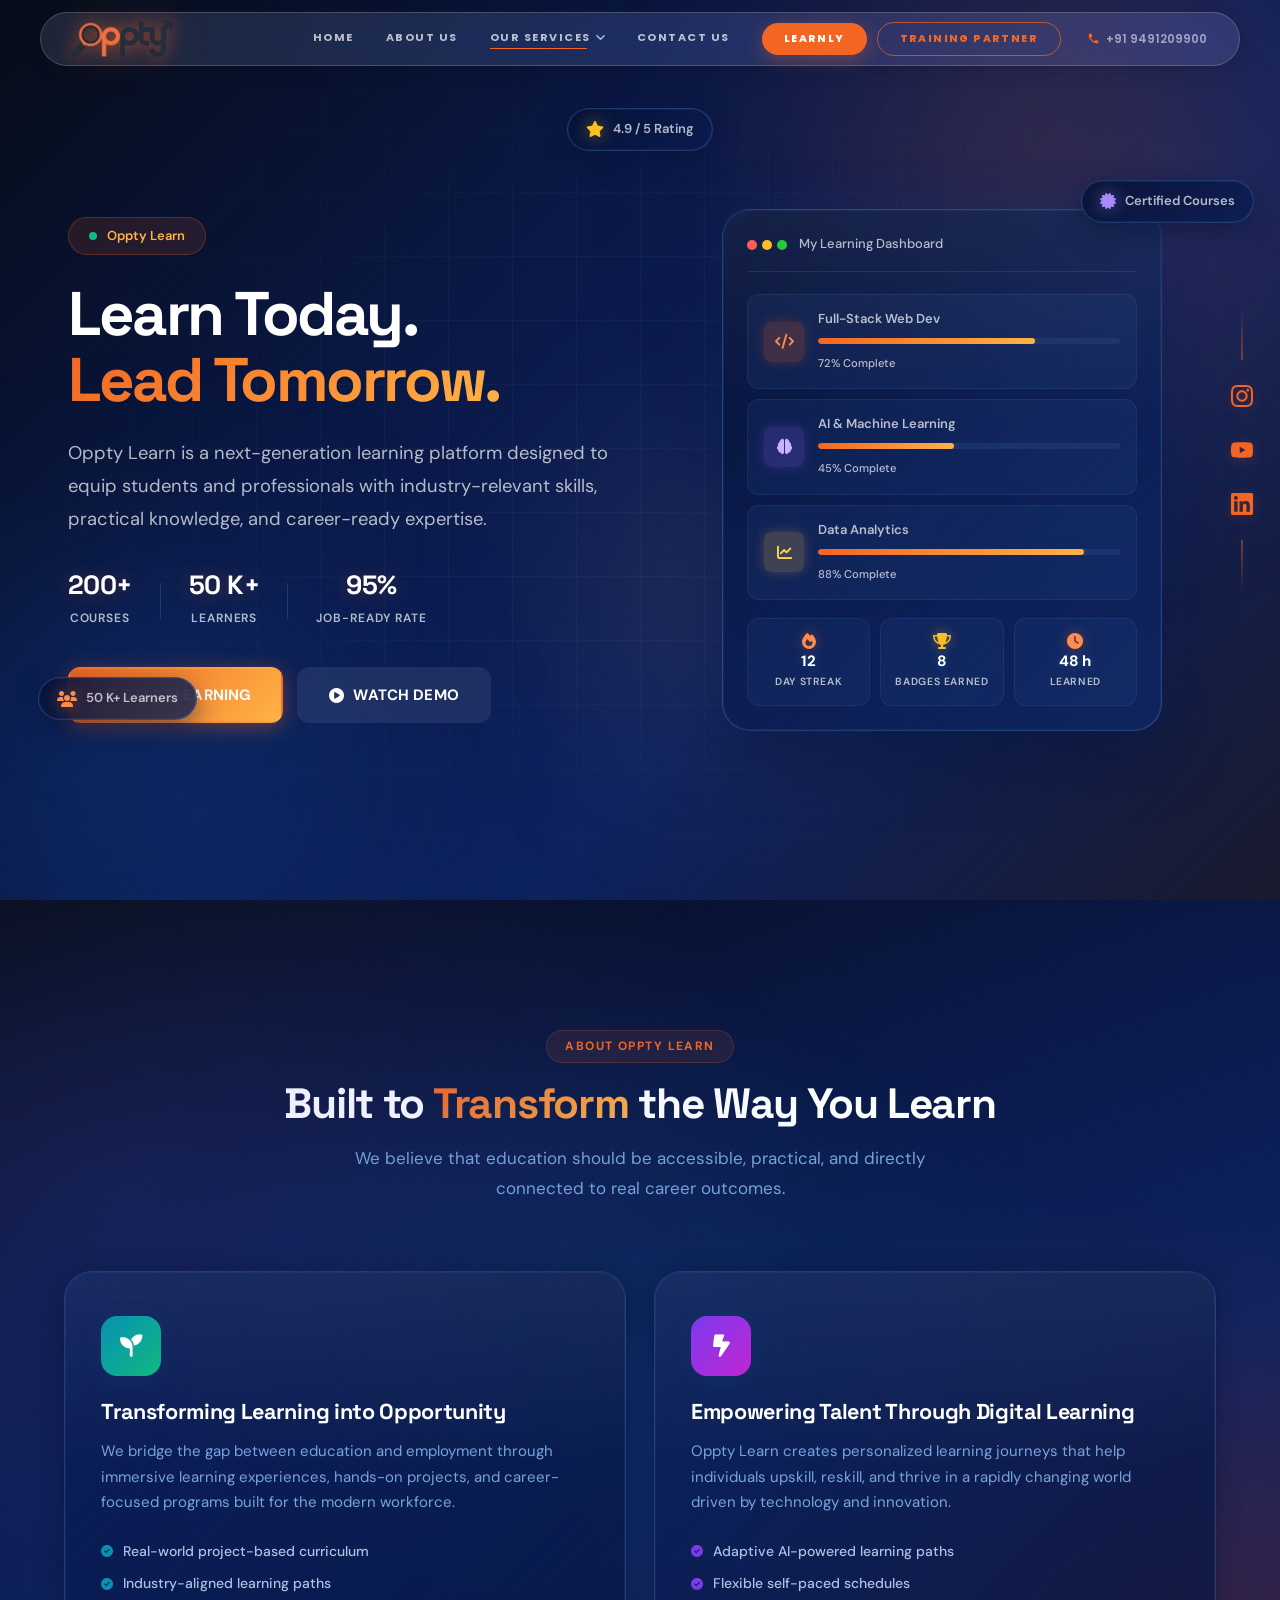
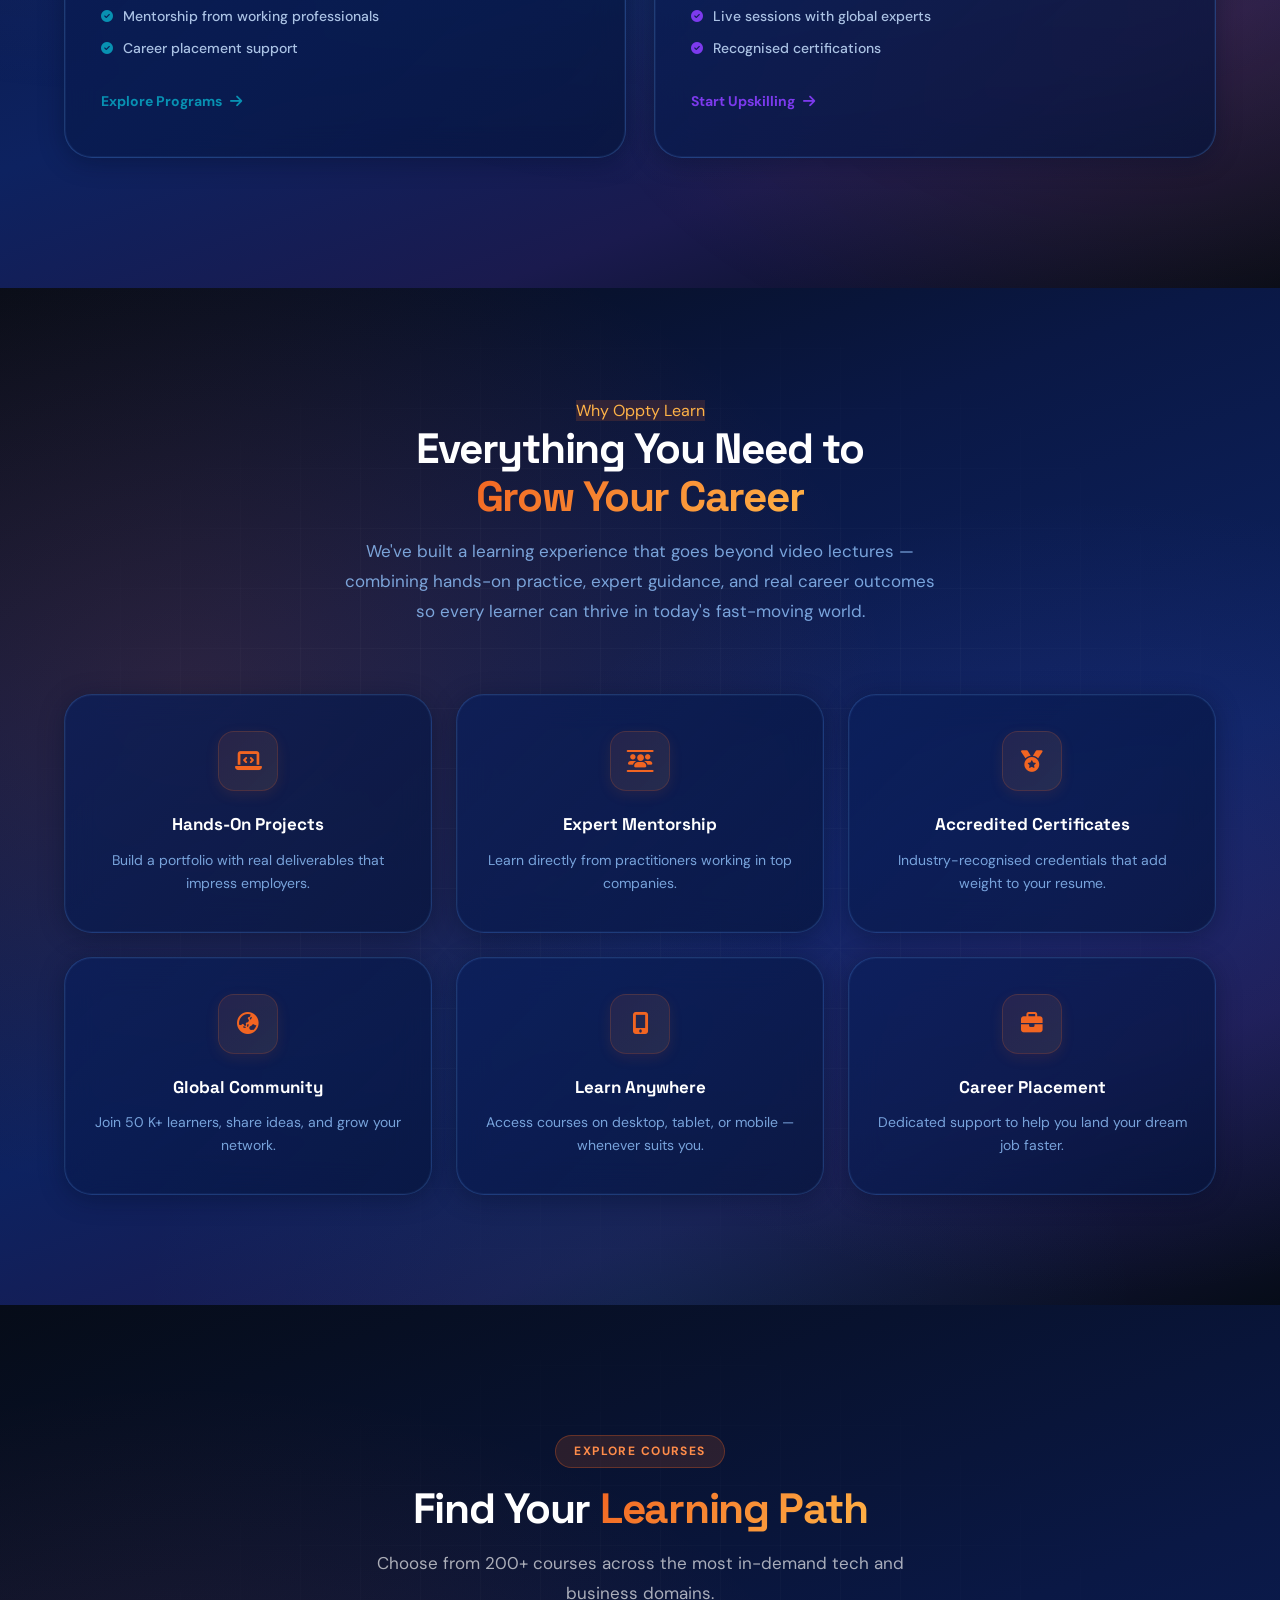
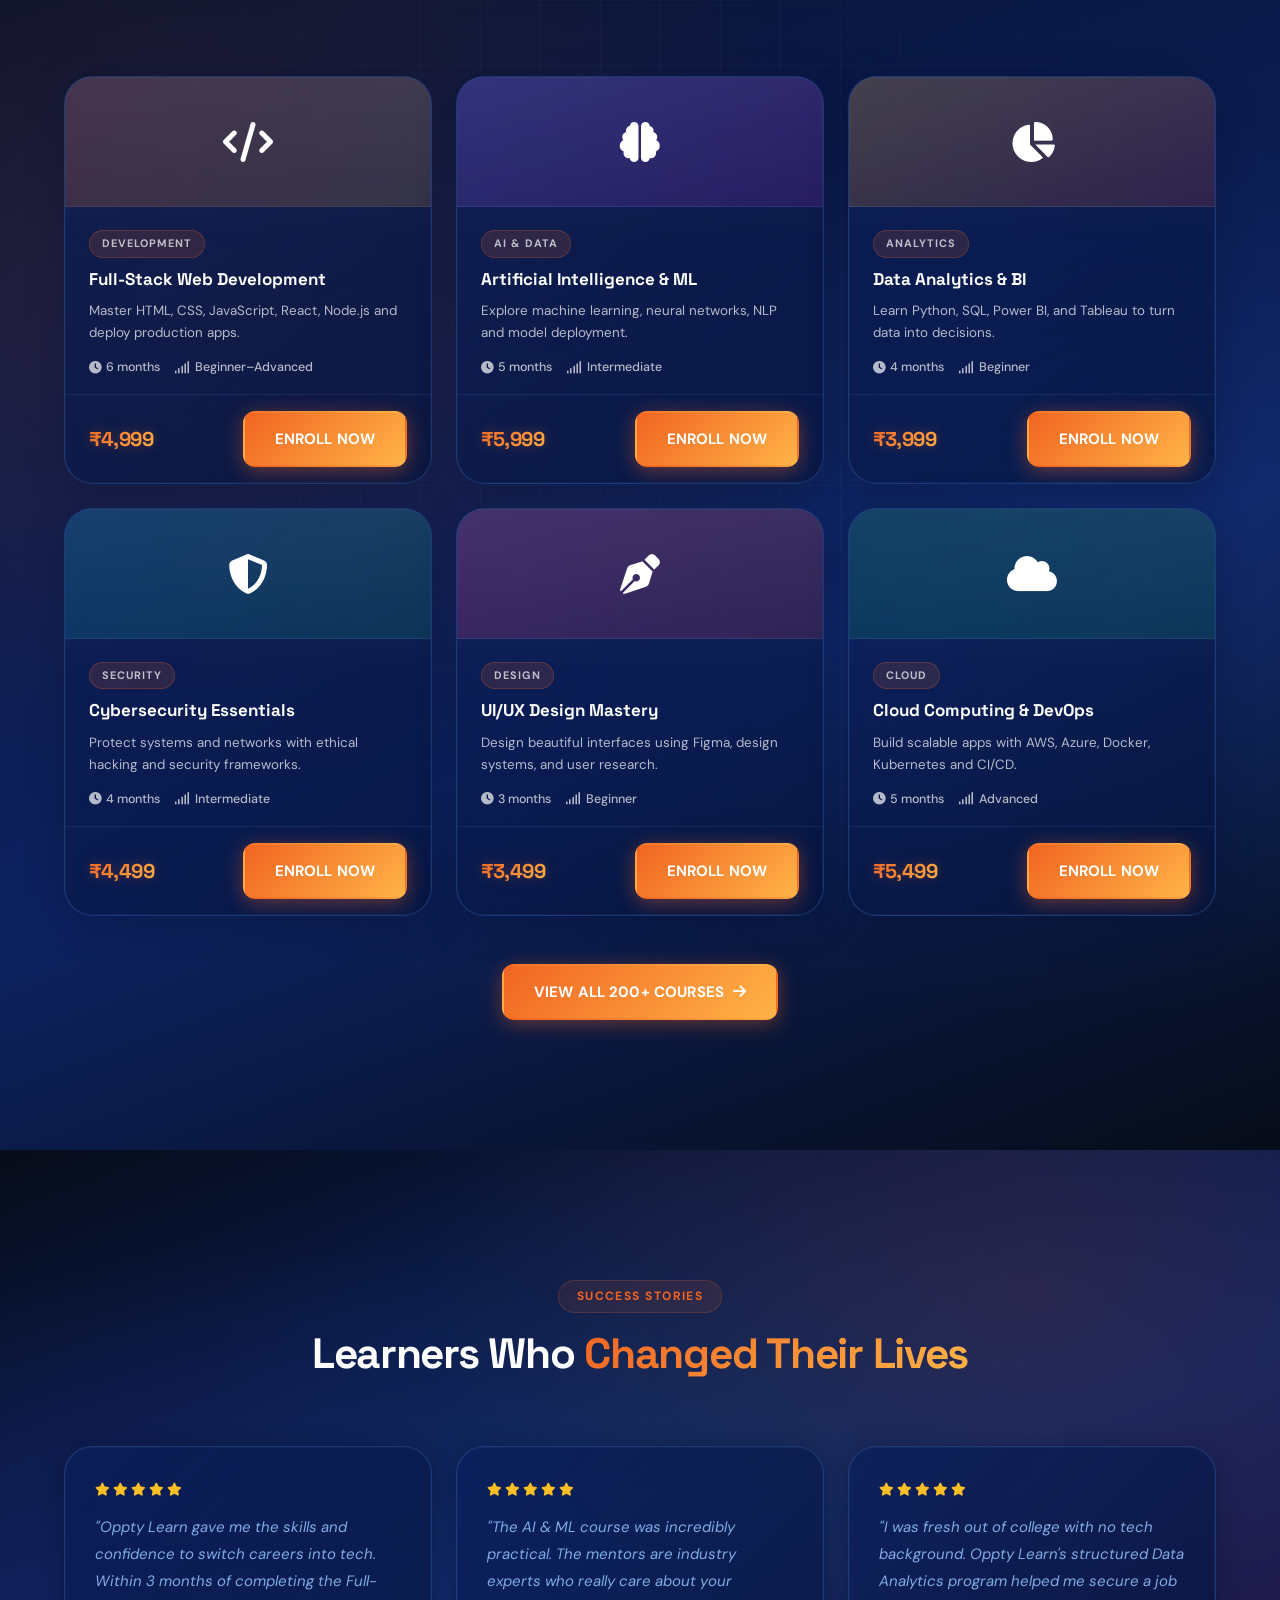
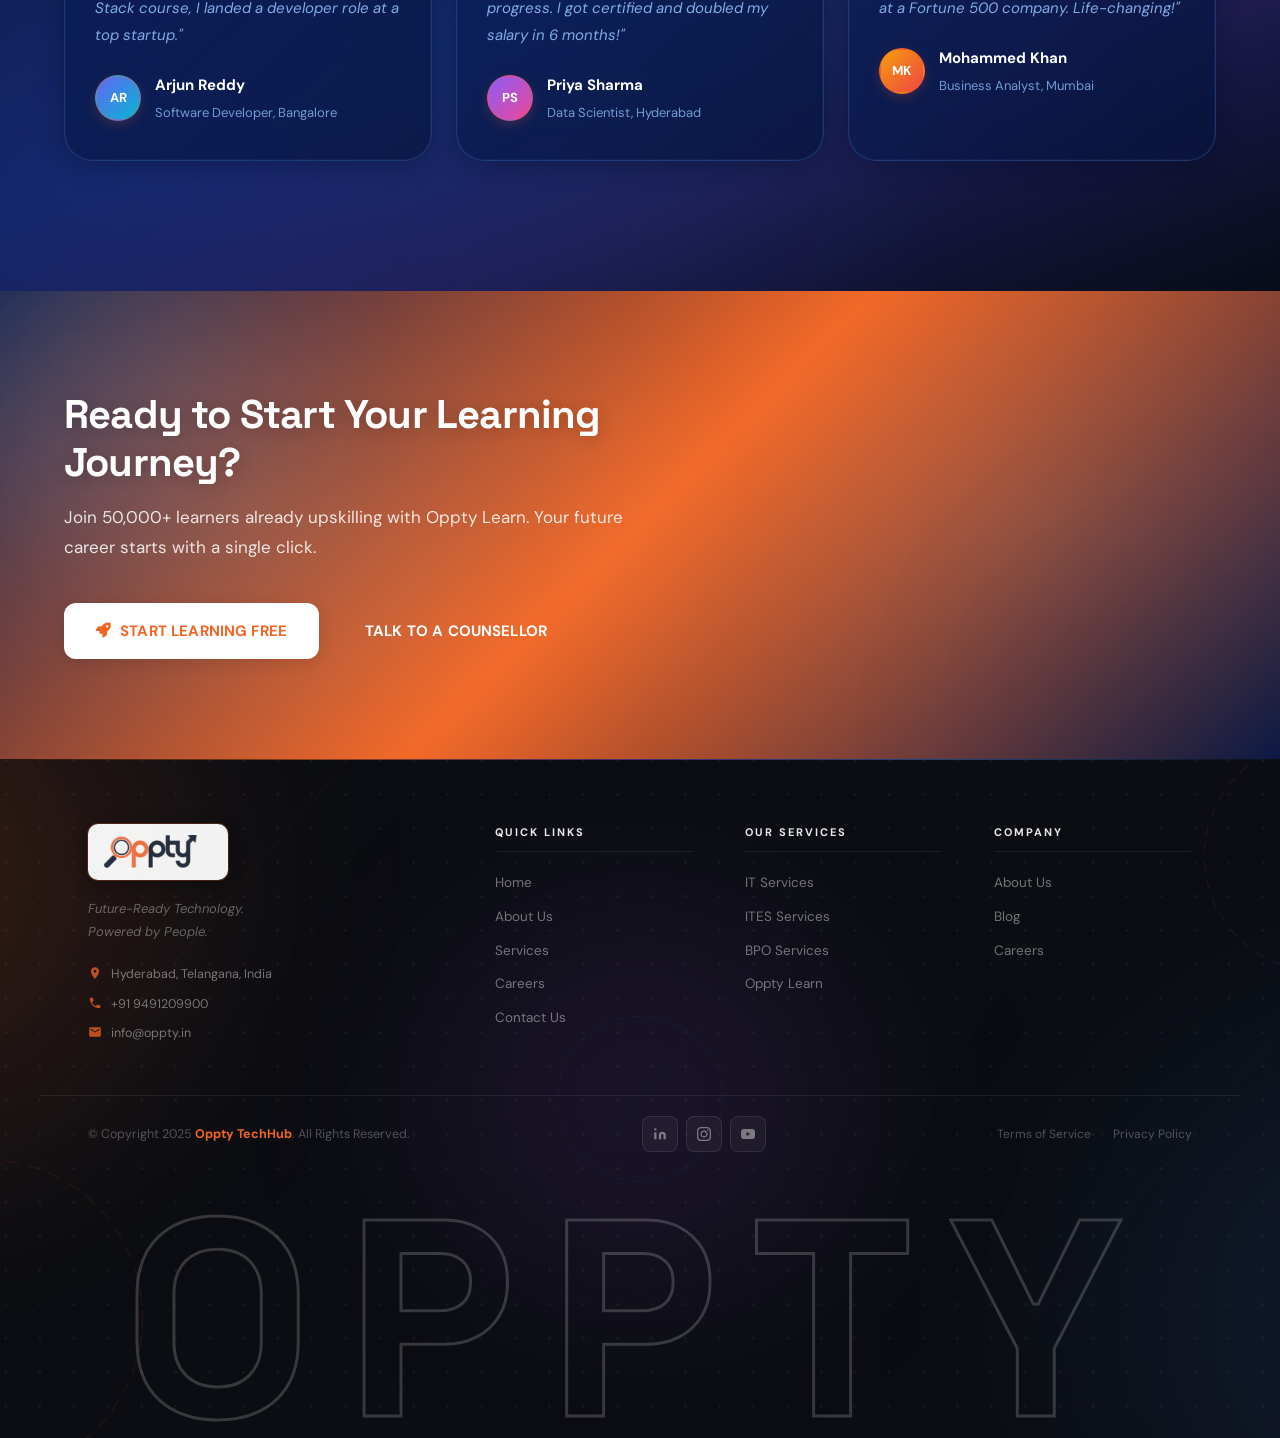
<file: HTML/Oppty_learn.html>
<!DOCTYPE html>
<html lang="en">

<head>
  <meta charset="UTF-8" />
  <meta name="viewport" content="width=device-width, initial-scale=1.0" />
  <title>Oppty Learn — Learn Today. Lead Tomorrow.</title>
  <link rel="preconnect" href="https://fonts.googleapis.com" />
  <link rel="preconnect" href="https://fonts.gstatic.com" crossorigin />
  <link
    href="https://fonts.googleapis.com/css2?family=Space+Grotesk:wght@400;500;600;700;800&family=DM+Sans:ital,opsz,wght@0,9..40,300;0,9..40,400;0,9..40,500;0,9..40,600;0,9..40,700;1,9..40,400&family=Poppins:wght@400;500;600;700;800&display=swap"
    rel="stylesheet" />
  <link rel="stylesheet" href="../CSS/Oppty_learn.css" />
  <link rel="stylesheet" href="https://cdnjs.cloudflare.com/ajax/libs/font-awesome/6.5.0/css/all.min.css" />
  <style>
    .page-loader {
      position: fixed;
      inset: 0;
      z-index: 99999;
      display: flex;
      align-items: center;
      justify-content: center;
      background: #080a0c;
      pointer-events: none;
      opacity: 0;
      visibility: hidden;
      transition: opacity .35s ease, visibility .35s ease
    }

    .page-loader.is-visible {
      opacity: 1;
      visibility: visible;
      pointer-events: all
    }

    .page-loader.is-exiting {
      opacity: 0;
      transition: opacity .4s ease
    }

    .page-loader__logo {
      position: relative;
      width: 140px;
      height: 140px;
      filter: drop-shadow(0 0 20px rgba(242, 101, 34, .5)) drop-shadow(0 0 60px rgba(242, 101, 34, .25))
    }

    .page-loader__ring {
      position: absolute;
      inset: 0;
      border-radius: 50%;
      border: 3px solid transparent;
      border-top-color: #f26522;
      animation: loaderSpin .9s linear infinite
    }

    .page-loader__ring:nth-child(2) {
      inset: 12px;
      border-top-color: rgba(59, 130, 246, .6);
      animation-duration: 1.4s;
      animation-direction: reverse
    }

    .page-loader__ring:nth-child(3) {
      inset: 24px;
      border-top-color: rgba(242, 101, 34, .35);
      animation-duration: 1.8s
    }

    .page-loader__img {
      position: absolute;
      inset: 30px;
      width: calc(100% - 60px);
      height: calc(100% - 60px);
      object-fit: contain;
      animation: loaderPulse 1.2s ease-in-out infinite
    }

    @keyframes loaderSpin {
      to {
        transform: rotate(360deg)
      }
    }

    @keyframes loaderPulse {

      0%,
      100% {
        transform: scale(1);
        opacity: 1
      }

      50% {
        transform: scale(1.08);
        opacity: .8
      }
    }
  </style>
</head>

<body>

  <!-- ── PAGE LOADER ── -->
  <div class="page-loader is-visible" id="pageLoader">
    <div class="page-loader__logo">
      <div class="page-loader__ring"></div>
      <div class="page-loader__ring"></div>
      <div class="page-loader__ring"></div>
      <img class="page-loader__img" src="../ASSETS/images/oppty.png" alt="Loading" />
    </div>
  </div>

  <!-- ── FLOATING SOCIAL BAR ── -->
  <div class="social-bar">
    <a href="https://www.instagram.com/opptytech?igsh=YTExdTBsc3Y4ejU2" target="_blank" rel="noopener"
      aria-label="Instagram" class="social-bar__link">
      <svg viewBox="0 0 24 24" fill="currentColor">
        <path
          d="M12 2.163c3.204 0 3.584.012 4.85.07 3.252.148 4.771 1.691 4.919 4.919.058 1.265.069 1.645.069 4.849 0 3.205-.012 3.584-.069 4.849-.149 3.225-1.664 4.771-4.919 4.919-1.266.058-1.644.07-4.85.07-3.204 0-3.584-.012-4.849-.07-3.26-.149-4.771-1.699-4.919-4.92-.058-1.265-.07-1.644-.07-4.849 0-3.204.013-3.583.07-4.849.149-3.227 1.664-4.771 4.919-4.919 1.266-.057 1.645-.069 4.849-.069zm0-2.163c-3.259 0-3.667.014-4.947.072-4.358.2-6.78 2.618-6.98 6.98-.059 1.281-.073 1.689-.073 4.948 0 3.259.014 3.668.072 4.948.2 4.358 2.618 6.78 6.98 6.98 1.281.058 1.689.072 4.948.072 3.259 0 3.668-.014 4.948-.072 4.354-.2 6.782-2.618 6.979-6.98.059-1.28.073-1.689.073-4.948 0-3.259-.014-3.667-.072-4.947-.196-4.354-2.617-6.78-6.979-6.98-1.281-.059-1.69-.073-4.949-.073zm0 5.838c-3.403 0-6.162 2.759-6.162 6.162s2.759 6.163 6.162 6.163 6.162-2.759 6.162-6.163c0-3.403-2.759-6.162-6.162-6.162zm0 10.162c-2.209 0-4-1.79-4-4 0-2.209 1.791-4 4-4s4 1.791 4 4c0 2.21-1.791 4-4 4zm6.406-11.845c-.796 0-1.441.645-1.441 1.44s.645 1.44 1.441 1.44c.795 0 1.439-.645 1.439-1.44s-.644-1.44-1.439-1.44z" />
      </svg>
    </a>
    <a href="https://youtube.com/@mroppty?si=NbpyNIM-vkHyeLYM" target="_blank" rel="noopener" aria-label="YouTube"
      class="social-bar__link">
      <svg viewBox="0 0 24 24" fill="currentColor">
        <path
          d="M23.498 6.186a3.016 3.016 0 0 0-2.122-2.136C19.505 3.545 12 3.545 12 3.545s-7.505 0-9.377.505A3.017 3.017 0 0 0 .502 6.186C0 8.07 0 12 0 12s0 3.93.502 5.814a3.016 3.016 0 0 0 2.122 2.136c1.871.505 9.376.505 9.376.505s7.505 0 9.377-.505a3.015 3.015 0 0 0 2.122-2.136C24 15.93 24 12 24 12s0-3.93-.502-5.814zM9.545 15.568V8.432L15.818 12l-6.273 3.568z" />
      </svg>
    </a>
    <a href="https://www.linkedin.com/company/opptytech/" target="_blank" rel="noopener" aria-label="LinkedIn"
      class="social-bar__link">
      <svg viewBox="0 0 24 24" fill="currentColor">
        <path
          d="M20.447 20.452h-3.554v-5.569c0-1.328-.027-3.037-1.852-3.037-1.853 0-2.136 1.445-2.136 2.939v5.667H9.351V9h3.414v1.561h.046c.477-.9 1.637-1.85 3.37-1.85 3.601 0 4.267 2.37 4.267 5.455v6.286zM5.337 7.433a2.062 2.062 0 0 1-2.063-2.065 2.064 2.064 0 1 1 2.063 2.065zm1.782 13.019H3.555V9h3.564v11.452zM22.225 0H1.771C.792 0 0 .774 0 1.729v20.542C0 23.227.792 24 1.771 24h20.451C23.2 24 24 23.227 24 22.271V1.729C24 .774 23.2 0 22.222 0h.003z" />
      </svg>
    </a>
  </div>

  <!-- ── NAVBAR ── -->
  <header id="navbar">
    <div class="nav-inner">

      <a href="../index.html" class="logo">
        <img class="logo-img" src="../ASSETS/images/oppty.png" alt="Oppty Logo" />
      </a>

      <nav>
        <a href="../index.html">Home</a>
        <a href="./about.html">About Us</a>
        <div class="nav-dropdown">
          <a href="#" class="nav-dropdown__toggle nav-active" onclick="toggleNavDropdown(this); return false;">Our
            Services
            <svg class="nav-dropdown__arrow" viewBox="0 0 10 6" fill="none" xmlns="http://www.w3.org/2000/svg">
              <path d="M1 1l4 4 4-4" stroke="currentColor" stroke-width="1.6" stroke-linecap="round"
                stroke-linejoin="round" />
            </svg>
          </a>
          <ul class="nav-dropdown__menu">
            <li><a href="IT_services.html">
                <span class="dd-icon dd-icon--blue">
                  <svg viewBox="0 0 24 24" fill="none">
                    <rect x="2" y="3" width="20" height="14" rx="2" stroke="currentColor" stroke-width="1.6" />
                    <path d="M8 21h8M12 17v4" stroke="currentColor" stroke-width="1.6" stroke-linecap="round" />
                  </svg>
                </span>
                <span class="dd-label">IT Services</span>
              </a></li>
            <li><a href="./ITES_services.html">
                <span class="dd-icon dd-icon--orange">
                  <svg viewBox="0 0 24 24" fill="none">
                    <circle cx="12" cy="12" r="3" stroke="currentColor" stroke-width="1.6" />
                    <path d="M6.3 6.3a8 8 0 0 0 0 11.4M17.7 6.3a8 8 0 0 1 0 11.4" stroke="currentColor"
                      stroke-width="1.6" stroke-linecap="round" />
                  </svg>
                </span>
                <span class="dd-label">ITES Services</span>
              </a></li>
          </ul>
        </div>
        <a href="./contact.html">Contact Us</a>
      </nav>

      <div class="nav-actions">
        <a href="./Oppty_learn.html" class="btn btn-academy">Learnly</a>
        <a href="#" class="btn btn-training">Training Partner</a>
        <a href="tel:+919491209900" class="phone-link">
          <svg viewBox="0 0 24 24" fill="currentColor">
            <path
              d="M6.6 10.8c1.4 2.8 3.8 5.1 6.6 6.6l2.2-2.2c.27-.27.67-.36 1.02-.24 1.12.37 2.33.57 3.58.57.55 0 1 .45 1 1V20c0 .55-.45 1-1 1-9.39 0-17-7.61-17-17 0-.55.45-1 1-1H8c.55 0 1 .45 1 1 0 1.25.2 2.45.57 3.57-.11.34-.03.74-.24 1.01L6.6 10.8z" />
          </svg>
          +91 9491209900
        </a>
      </div>

      <button class="hamburger" aria-label="Toggle menu" onclick="toggleMenu()">
        <span></span><span></span><span></span>
      </button>
    </div>

    <div class="mobile-nav" id="mobileNav">
      <a href="/index.html">Home</a>
      <a href="./about.html">About Us</a>
      <div class="mobile-dropdown">
        <button class="mobile-dropdown__toggle" onclick="toggleMobileDropdown(this)" aria-expanded="false">
          Our Services
          <svg class="mobile-dropdown__arrow" viewBox="0 0 10 6" fill="none">
            <path d="M1 1l4 4 4-4" stroke="currentColor" stroke-width="1.6" stroke-linecap="round"
              stroke-linejoin="round" />
          </svg>
        </button>
        <ul class="mobile-dropdown__menu">
          <li><a href="./IT_services.html">IT Services</a></li>
          <li><a href="./ITES_services.html">ITES Services</a></li>

          
        </ul>
      </div>
      <a href="./contact.html">Contact Us</a>

      <div class="mobile-btns">
        <a href="./Oppty_learn.html" class="btn btn-academy">Learnly</a>
        <a href="#" class="btn btn-training">Training Partner</a>
      </div>
    </div>
  </header>

  <!-- ============================================================
       HERO SECTION
  ============================================================ -->
  <section class="hero" id="home">

    <!-- Background decorations -->
    <div class="hero__bg" aria-hidden="true">
      <div class="hero__orb hero__orb--1"></div>
      <div class="hero__orb hero__orb--2"></div>
      <div class="hero__orb hero__orb--3"></div>
      <div class="hero__grid"></div>
    </div>

    <!-- Floating badges -->
    <div class="hero__float hero__float--a" aria-hidden="true">
      <i class="fas fa-star"></i>
      <span>4.9 / 5 Rating</span>
    </div>
    <div class="hero__float hero__float--b" aria-hidden="true">
      <i class="fas fa-users"></i>
      <span>50 K+ Learners</span>
    </div>
    <div class="hero__float hero__float--c" aria-hidden="true">
      <i class="fas fa-certificate"></i>
      <span>Certified Courses</span>
    </div>

    <div class="container hero__inner">

      <!-- Left — text -->
      <div class="hero__text">
        <div class="hero__eyebrow">
          <span class="dot-pulse"></span>
          Oppty Learn
        </div>

        <h1 class="hero__heading">
          Learn Today.<br />
          <span class="gradient-text">Lead Tomorrow.</span>
        </h1>

        <p class="hero__desc">
          Oppty Learn is a next-generation learning platform designed to equip
          students and professionals with industry-relevant skills, practical
          knowledge, and career-ready expertise.
        </p>

        <div class="hero__stats">
          <div class="hero__stat">
            <strong>200+</strong>
            <span>Courses</span>
          </div>
          <div class="hero__stat-divider"></div>
          <div class="hero__stat">
            <strong>50 K+</strong>
            <span>Learners</span>
          </div>
          <div class="hero__stat-divider"></div>
          <div class="hero__stat">
            <strong>95%</strong>
            <span>Job-Ready Rate</span>
          </div>
        </div>

        <div class="hero__actions">
          <a href="#courses" class="btn btn--primary">
            <i class="fas fa-rocket"></i> Start Learning
          </a>
          <a href="#about" class="btn btn--ghost">
            <i class="fas fa-play-circle"></i> Watch Demo
          </a>
        </div>
      </div>

      <!-- Right — visual card -->
      <div class="hero__visual" aria-hidden="true">
        <div class="visual-card">

          <div class="visual-card__top">
            <div class="visual-card__dots">
              <span></span><span></span><span></span>
            </div>
            <span class="visual-card__label">My Learning Dashboard</span>
          </div>

          <!-- Progress items -->
          <div class="vc-course">
            <div class="vc-course__icon vc-icon--blue">
              <i class="fas fa-code"></i>
            </div>
            <div class="vc-course__info">
              <span class="vc-course__name">Full-Stack Web Dev</span>
              <div class="vc-progress">
                <div class="vc-progress__bar" style="width:72%"></div>
              </div>
              <span class="vc-course__pct">72% Complete</span>
            </div>
          </div>

          <div class="vc-course">
            <div class="vc-course__icon vc-icon--purple">
              <i class="fas fa-brain"></i>
            </div>
            <div class="vc-course__info">
              <span class="vc-course__name">AI & Machine Learning</span>
              <div class="vc-progress">
                <div class="vc-progress__bar" style="width:45%"></div>
              </div>
              <span class="vc-course__pct">45% Complete</span>
            </div>
          </div>

          <div class="vc-course">
            <div class="vc-course__icon vc-icon--orange">
              <i class="fas fa-chart-line"></i>
            </div>
            <div class="vc-course__info">
              <span class="vc-course__name">Data Analytics</span>
              <div class="vc-progress">
                <div class="vc-progress__bar" style="width:88%"></div>
              </div>
              <span class="vc-course__pct">88% Complete</span>
            </div>
          </div>

          <!-- Mini stats row -->
          <div class="vc-row">
            <div class="vc-mini">
              <i class="fas fa-fire"></i>
              <strong>12</strong>
              <span>Day Streak</span>
            </div>
            <div class="vc-mini">
              <i class="fas fa-trophy"></i>
              <strong>8</strong>
              <span>Badges Earned</span>
            </div>
            <div class="vc-mini">
              <i class="fas fa-clock"></i>
              <strong>48 h</strong>
              <span>Learned</span>
            </div>
          </div>

        </div>
      </div>

    </div>
  </section>

  <!-- ============================================================
       SUPPORTING CARDS SECTION
  ============================================================ -->
  <section class="about" id="about">
    <div class="container">

      <div class="about__header">
        <span class="section-tag">About Oppty Learn</span>
        <h2 class="section-title">
          Built to <span class="gradient-text">Transform</span> the Way
          You Learn
        </h2>
        <p class="section-subtitle">
          We believe that education should be accessible, practical, and
          directly connected to real career outcomes.
        </p>
      </div>

      <div class="about__cards">

        <!-- Card 1 -->
        <article class="about-card about-card--teal">
          <div class="about-card__accent"></div>

          <div class="about-card__icon-wrap">
            <div class="about-card__icon">
              <i class="fas fa-seedling"></i>
            </div>
          </div>

          <h3 class="about-card__heading">
            Transforming Learning into Opportunity
          </h3>
          <p class="about-card__desc">
            We bridge the gap between education and employment through
            immersive learning experiences, hands-on projects, and
            career-focused programs built for the modern workforce.
          </p>

          <ul class="about-card__list">
            <li><i class="fas fa-check-circle"></i> Real-world project-based curriculum</li>
            <li><i class="fas fa-check-circle"></i> Industry-aligned learning paths</li>
            <li><i class="fas fa-check-circle"></i> Mentorship from working professionals</li>
            <li><i class="fas fa-check-circle"></i> Career placement support</li>
          </ul>

          <a href="#courses" class="card-link">
            Explore Programs <i class="fas fa-arrow-right"></i>
          </a>
        </article>

        <!-- Card 2 -->
        <article class="about-card about-card--violet">
          <div class="about-card__accent"></div>

          <div class="about-card__icon-wrap">
            <div class="about-card__icon">
              <i class="fas fa-bolt-lightning"></i>
            </div>
          </div>

          <h3 class="about-card__heading">
            Empowering Talent Through Digital Learning
          </h3>
          <p class="about-card__desc">
            Oppty Learn creates personalized learning journeys that help
            individuals upskill, reskill, and thrive in a rapidly changing
            world driven by technology and innovation.
          </p>

          <ul class="about-card__list">
            <li><i class="fas fa-check-circle"></i> Adaptive AI-powered learning paths</li>
            <li><i class="fas fa-check-circle"></i> Flexible self-paced schedules</li>
            <li><i class="fas fa-check-circle"></i> Live sessions with global experts</li>
            <li><i class="fas fa-check-circle"></i> Recognised certifications</li>
          </ul>

          <a href="#courses" class="card-link">
            Start Upskilling <i class="fas fa-arrow-right"></i>
          </a>
        </article>

      </div>

    </div>
  </section>

  <!-- ============================================================
       FEATURES STRIP
  ============================================================ -->
  <section class="features" id="features">
    <div class="container">

      <div class="features__header">
        <span class="pill-badge">Why Oppty Learn</span>
        <h2 class="section-title">
          Everything You Need to<br>
          <span class="gradient-text">Grow Your Career</span>
        </h2>
        <p class="section-subtitle">
          We've built a learning experience that goes beyond video lectures —
          combining hands-on practice, expert guidance, and real career outcomes
          so every learner can thrive in today's fast-moving world.
        </p>
      </div>

      <div class="features__grid">

        <div class="feature-item">
          <div class="feature-item__icon">
            <i class="fas fa-laptop-code"></i>
          </div>
          <h4>Hands-On Projects</h4>
          <p>Build a portfolio with real deliverables that impress employers.</p>
        </div>

        <div class="feature-item">
          <div class="feature-item__icon">
            <i class="fas fa-users-between-lines"></i>
          </div>
          <h4>Expert Mentorship</h4>
          <p>Learn directly from practitioners working in top companies.</p>
        </div>

        <div class="feature-item">
          <div class="feature-item__icon">
            <i class="fas fa-medal"></i>
          </div>
          <h4>Accredited Certificates</h4>
          <p>Industry-recognised credentials that add weight to your resume.</p>
        </div>

        <div class="feature-item">
          <div class="feature-item__icon">
            <i class="fas fa-earth-asia"></i>
          </div>
          <h4>Global Community</h4>
          <p>Join 50 K+ learners, share ideas, and grow your network.</p>
        </div>

        <div class="feature-item">
          <div class="feature-item__icon">
            <i class="fas fa-mobile-screen-button"></i>
          </div>
          <h4>Learn Anywhere</h4>
          <p>Access courses on desktop, tablet, or mobile — whenever suits you.</p>
        </div>

        <div class="feature-item">
          <div class="feature-item__icon">
            <i class="fas fa-briefcase"></i>
          </div>
          <h4>Career Placement</h4>
          <p>Dedicated support to help you land your dream job faster.</p>
        </div>

      </div>

    </div>
  </section>

  <!-- ============================================================
       COURSE CATEGORIES
  ============================================================ -->
  <section class="courses" id="courses">
    <div class="container">

      <div class="about__header">
        <span class="section-tag">Explore Courses</span>
        <h2 class="section-title">
          Find Your <span class="gradient-text">Learning Path</span>
        </h2>
        <p class="section-subtitle">
          Choose from 200+ courses across the most in-demand tech and
          business domains.
        </p>
      </div>

      <div class="courses__grid">

        <div class="course-card">
          <div class="course-card__thumb cc-thumb--blue">
            <i class="fas fa-code"></i>
          </div>
          <div class="course-card__body">
            <span class="course-tag">Development</span>
            <h4>Full-Stack Web Development</h4>
            <p>Master HTML, CSS, JavaScript, React, Node.js and deploy production apps.</p>
            <div class="course-meta">
              <span><i class="fas fa-clock"></i> 6 months</span>
              <span><i class="fas fa-signal"></i> Beginner–Advanced</span>
            </div>
          </div>
          <div class="course-card__footer">
            <span class="course-price">₹4,999</span>
            <a href="#" class="btn btn--sm btn--primary">Enroll Now</a>
          </div>
        </div>

        <div class="course-card">
          <div class="course-card__thumb cc-thumb--purple">
            <i class="fas fa-brain"></i>
          </div>
          <div class="course-card__body">
            <span class="course-tag">AI & Data</span>
            <h4>Artificial Intelligence & ML</h4>
            <p>Explore machine learning, neural networks, NLP and model deployment.</p>
            <div class="course-meta">
              <span><i class="fas fa-clock"></i> 5 months</span>
              <span><i class="fas fa-signal"></i> Intermediate</span>
            </div>
          </div>
          <div class="course-card__footer">
            <span class="course-price">₹5,999</span>
            <a href="#" class="btn btn--sm btn--primary">Enroll Now</a>
          </div>
        </div>

        <div class="course-card">
          <div class="course-card__thumb cc-thumb--orange">
            <i class="fas fa-chart-pie"></i>
          </div>
          <div class="course-card__body">
            <span class="course-tag">Analytics</span>
            <h4>Data Analytics & BI</h4>
            <p>Learn Python, SQL, Power BI, and Tableau to turn data into decisions.</p>
            <div class="course-meta">
              <span><i class="fas fa-clock"></i> 4 months</span>
              <span><i class="fas fa-signal"></i> Beginner</span>
            </div>
          </div>
          <div class="course-card__footer">
            <span class="course-price">₹3,999</span>
            <a href="#" class="btn btn--sm btn--primary">Enroll Now</a>
          </div>
        </div>

        <div class="course-card">
          <div class="course-card__thumb cc-thumb--teal">
            <i class="fas fa-shield-halved"></i>
          </div>
          <div class="course-card__body">
            <span class="course-tag">Security</span>
            <h4>Cybersecurity Essentials</h4>
            <p>Protect systems and networks with ethical hacking and security frameworks.</p>
            <div class="course-meta">
              <span><i class="fas fa-clock"></i> 4 months</span>
              <span><i class="fas fa-signal"></i> Intermediate</span>
            </div>
          </div>
          <div class="course-card__footer">
            <span class="course-price">₹4,499</span>
            <a href="#" class="btn btn--sm btn--primary">Enroll Now</a>
          </div>
        </div>

        <div class="course-card">
          <div class="course-card__thumb cc-thumb--pink">
            <i class="fas fa-pen-nib"></i>
          </div>
          <div class="course-card__body">
            <span class="course-tag">Design</span>
            <h4>UI/UX Design Mastery</h4>
            <p>Design beautiful interfaces using Figma, design systems, and user research.</p>
            <div class="course-meta">
              <span><i class="fas fa-clock"></i> 3 months</span>
              <span><i class="fas fa-signal"></i> Beginner</span>
            </div>
          </div>
          <div class="course-card__footer">
            <span class="course-price">₹3,499</span>
            <a href="#" class="btn btn--sm btn--primary">Enroll Now</a>
          </div>
        </div>

        <div class="course-card">
          <div class="course-card__thumb cc-thumb--green">
            <i class="fas fa-cloud"></i>
          </div>
          <div class="course-card__body">
            <span class="course-tag">Cloud</span>
            <h4>Cloud Computing & DevOps</h4>
            <p>Build scalable apps with AWS, Azure, Docker, Kubernetes and CI/CD.</p>
            <div class="course-meta">
              <span><i class="fas fa-clock"></i> 5 months</span>
              <span><i class="fas fa-signal"></i> Advanced</span>
            </div>
          </div>
          <div class="course-card__footer">
            <span class="course-price">₹5,499</span>
            <a href="#" class="btn btn--sm btn--primary">Enroll Now</a>
          </div>
        </div>

      </div>

      <div class="courses__cta">
        <a href="#" class="btn btn--primary btn--lg">
          View All 200+ Courses <i class="fas fa-arrow-right"></i>
        </a>
      </div>

    </div>
  </section>

  <!-- ============================================================
       TESTIMONIALS
  ============================================================ -->
  <section class="testimonials">
    <div class="container">

      <div class="about__header">
        <span class="section-tag">Success Stories</span>
        <h2 class="section-title">
          Learners Who <span class="gradient-text">Changed Their Lives</span>
        </h2>
      </div>

      <div class="testimonials__grid">

        <div class="tcard">
          <div class="tcard__stars">
            <i class="fas fa-star"></i><i class="fas fa-star"></i>
            <i class="fas fa-star"></i><i class="fas fa-star"></i>
            <i class="fas fa-star"></i>
          </div>
          <p class="tcard__text">
            "Oppty Learn gave me the skills and confidence to switch careers
            into tech. Within 3 months of completing the Full-Stack course, I
            landed a developer role at a top startup."
          </p>
          <div class="tcard__author">
            <div class="tcard__avatar" style="background: linear-gradient(135deg,#6366f1,#06b6d4);">
              AR
            </div>
            <div>
              <strong>Arjun Reddy</strong>
              <span>Software Developer, Bangalore</span>
            </div>
          </div>
        </div>

        <div class="tcard">
          <div class="tcard__stars">
            <i class="fas fa-star"></i><i class="fas fa-star"></i>
            <i class="fas fa-star"></i><i class="fas fa-star"></i>
            <i class="fas fa-star"></i>
          </div>
          <p class="tcard__text">
            "The AI & ML course was incredibly practical. The mentors are
            industry experts who really care about your progress. I got
            certified and doubled my salary in 6 months!"
          </p>
          <div class="tcard__author">
            <div class="tcard__avatar" style="background: linear-gradient(135deg,#8b5cf6,#ec4899);">
              PS
            </div>
            <div>
              <strong>Priya Sharma</strong>
              <span>Data Scientist, Hyderabad</span>
            </div>
          </div>
        </div>

        <div class="tcard">
          <div class="tcard__stars">
            <i class="fas fa-star"></i><i class="fas fa-star"></i>
            <i class="fas fa-star"></i><i class="fas fa-star"></i>
            <i class="fas fa-star"></i>
          </div>
          <p class="tcard__text">
            "I was fresh out of college with no tech background. Oppty Learn's
            structured Data Analytics program helped me secure a job at a
            Fortune 500 company. Life-changing!"
          </p>
          <div class="tcard__author">
            <div class="tcard__avatar" style="background: linear-gradient(135deg,#f59e0b,#ef4444);">
              MK
            </div>
            <div>
              <strong>Mohammed Khan</strong>
              <span>Business Analyst, Mumbai</span>
            </div>
          </div>
        </div>

      </div>
    </div>
  </section>

  <!-- ============================================================
       CTA BANNER
  ============================================================ -->
  <section class="cta-banner">
    <div class="cta-banner__bg" aria-hidden="true">
      <div class="cta-banner__orb cta-banner__orb--1"></div>
      <div class="cta-banner__orb cta-banner__orb--2"></div>
    </div>
    <div class="container cta-banner__inner">
      <div class="cta-banner__text">
        <h2>Ready to Start Your Learning Journey?</h2>
        <p>
          Join 50,000+ learners already upskilling with Oppty Learn. Your
          future career starts with a single click.
        </p>
      </div>
      <div class="cta-banner__actions">
        <a href="#courses" class="btn btn--white">
          <i class="fas fa-rocket"></i> Start Learning Free
        </a>
        <a href="#about" class="btn btn--ghost-white">
          Talk to a Counsellor
        </a>
      </div>
    </div>
  </section>

  <!-- ── FOOTER ── -->
  <footer class="footer">
    <div class="footer-bg" aria-hidden="true">
      <svg class="footer-bg-svg" viewBox="0 0 1440 560" preserveAspectRatio="xMidYMid slice"
        xmlns="http://www.w3.org/2000/svg">
        <defs>
          <radialGradient id="fo1" cx="50%" cy="50%" r="50%">
            <stop offset="0%" stop-color="#f26522" stop-opacity="0.22" />
            <stop offset="100%" stop-color="#f26522" stop-opacity="0" />
          </radialGradient>
          <radialGradient id="fo2" cx="50%" cy="50%" r="50%">
            <stop offset="0%" stop-color="#3b82f6" stop-opacity="0.16" />
            <stop offset="100%" stop-color="#3b82f6" stop-opacity="0" />
          </radialGradient>
          <radialGradient id="fo3" cx="50%" cy="50%" r="50%">
            <stop offset="0%" stop-color="#a855f7" stop-opacity="0.14" />
            <stop offset="100%" stop-color="#a855f7" stop-opacity="0" />
          </radialGradient>
          <pattern id="fdots" x="0" y="0" width="28" height="28" patternUnits="userSpaceOnUse">
            <circle cx="1.4" cy="1.4" r="1.1" fill="rgba(255,255,255,0.05)" />
          </pattern>
        </defs>
        <rect width="1440" height="560" fill="url(#fdots)" />
        <ellipse class="fo fo--1" cx="100" cy="100" rx="340" ry="320" fill="url(#fo1)" />
        <ellipse class="fo fo--2" cx="1360" cy="460" rx="360" ry="340" fill="url(#fo2)" />
        <ellipse class="fo fo--3" cx="720" cy="280" rx="260" ry="240" fill="url(#fo3)" />
        <circle class="fr fr--a" cx="180" cy="460" r="130" fill="none" stroke="rgba(242,101,34,0.12)" stroke-width="1"
          stroke-dasharray="11 7" />
        <circle class="fr fr--b" cx="1280" cy="80" r="95" fill="none" stroke="rgba(168,85,247,0.12)" stroke-width="1"
          stroke-dasharray="9 6" />
        <circle class="fr fr--c" cx="720" cy="280" r="68" fill="none" stroke="rgba(59,130,246,0.09)" stroke-width="1"
          stroke-dasharray="7 5" />
        <line x1="0" y1="560" x2="480" y2="0" stroke="rgba(242,101,34,0.05)" stroke-width="1" />
        <line x1="480" y1="560" x2="960" y2="0" stroke="rgba(59,130,246,0.04)" stroke-width="1" />
        <line x1="960" y1="560" x2="1440" y2="0" stroke="rgba(168,85,247,0.04)" stroke-width="1" />
      </svg>
    </div>
    <div class="footer-topline"></div>
    <div class="footer-main">
      <div class="footer-brand">
        <a href="../index.html" class="footer-logo-wrap">
          <div class="footer-logo-icon"><img src="../ASSETS/images/oppty.png" alt="Oppty Logo" /></div>
        </a>
        <p class="footer-tagline">Future-Ready Technology.<br />Powered by People.</p>
        <div class="footer-contact-list">
          <p class="footer-contact-item">
            <svg viewBox="0 0 24 24" fill="none">
              <path
                d="M12 2C8.13 2 5 5.13 5 9c0 5.25 7 13 7 13s7-7.75 7-13c0-3.87-3.13-7-7-7zm0 9.5c-1.38 0-2.5-1.12-2.5-2.5S10.62 6.5 12 6.5s2.5 1.12 2.5 2.5S13.38 11.5 12 11.5z"
                fill="currentColor" />
            </svg>
            Hyderabad, Telangana, India
          </p>
          <p class="footer-contact-item">
            <svg viewBox="0 0 24 24" fill="none">
              <path
                d="M6.6 10.8c1.4 2.8 3.8 5.1 6.6 6.6l2.2-2.2c.27-.27.67-.36 1.02-.24 1.12.37 2.33.57 3.58.57.55 0 1 .45 1 1V20c0 .55-.45 1-1 1-9.39 0-17-7.61-17-17 0-.55.45-1 1-1H8c.55 0 1 .45 1 1 0 1.25.2 2.45.57 3.57-.11.34-.03.74-.24 1.01L6.6 10.8z"
                fill="currentColor" />
            </svg>
            <a href="tel:+919491209900">+91 9491209900</a>
          </p>
          <p class="footer-contact-item">
            <svg viewBox="0 0 24 24" fill="none">
              <path
                d="M20 4H4c-1.1 0-2 .9-2 2v12c0 1.1.9 2 2 2h16c1.1 0 2-.9 2-2V6c0-1.1-.9-2-2-2zm0 4l-8 5-8-5V6l8 5 8-5v2z"
                fill="currentColor" />
            </svg>
            <a href="mailto:info@oppty.in">info@oppty.in</a>
          </p>
        </div>
      </div>
      <div class="footer-col">
        <h4 class="footer-col-heading">Quick Links</h4>
        <ul class="footer-nav">
          <li><a href="../index.html">Home</a></li>
          <li><a href="#">About Us</a></li>
          <li><a href="#">Services</a></li>
          <li><a href="#">Careers</a></li>
          <li><a href="#">Contact Us</a></li>
        </ul>
      </div>
      <div class="footer-col">
        <h4 class="footer-col-heading">Our Services</h4>
        <ul class="footer-nav">
          <li><a href="IT_services.html">IT Services</a></li>
          <li><a href="ITES_services.html">ITES Services</a></li>
          <li><a href="BPO.html">BPO Services</a></li>
          <li><a href="Oppty_learn.html">Oppty Learn</a></li>
        </ul>
      </div>
      <div class="footer-col">
        <h4 class="footer-col-heading">Company</h4>
        <ul class="footer-nav">
          <li><a href="#">About Us</a></li>
          <li><a href="#">Blog</a></li>
          <li><a href="#">Careers</a></li>
        </ul>
      </div>
    </div>
    <div class="footer-mid-divider"></div>
    <div class="footer-bottom">

      <p class="footer-copy">&copy; Copyright 2025 <strong>Oppty TechHub</strong>. All Rights Reserved.</p>

      <div class="footer-socials">
        <a href="https://www.linkedin.com/company/opptytech/" target="_blank" aria-label="LinkedIn" class="fsoc">
          <svg viewBox="0 0 24 24" fill="currentColor">
            <path d="M16 8a6 6 0 0 1 6 6v7h-4v-7a2 2 0 0 0-2-2 2 2 0 0 0-2 2v7h-4v-7a6 6 0 0 1 6-6zM2 9h4v12H2z" />
            <circle cx="4" cy="4" r="2" />
          </svg>
        </a>
        <a href="https://www.instagram.com/opptytech" target="_blank" aria-label="Instagram" class="fsoc">
          <svg viewBox="0 0 24 24" fill="currentColor">
            <path
              d="M12 2.163c3.204 0 3.584.012 4.85.07 3.252.148 4.771 1.691 4.919 4.919.058 1.265.069 1.645.069 4.849 0 3.205-.012 3.584-.069 4.849-.149 3.225-1.664 4.771-4.919 4.919-1.266.058-1.644.07-4.85.07-3.204 0-3.584-.012-4.849-.07-3.26-.149-4.771-1.699-4.919-4.92-.058-1.265-.07-1.644-.07-4.849 0-3.204.013-3.583.07-4.849.149-3.227 1.664-4.771 4.919-4.919 1.266-.057 1.645-.069 4.849-.069zm0-2.163c-3.259 0-3.667.014-4.947.072-4.358.2-6.78 2.618-6.98 6.98-.059 1.281-.073 1.689-.073 4.948 0 3.259.014 3.668.072 4.948.2 4.358 2.618 6.78 6.98 6.98 1.281.058 1.689.072 4.948.072 3.259 0 3.668-.014 4.948-.072 4.354-.2 6.782-2.618 6.979-6.98.059-1.28.073-1.689.073-4.948 0-3.259-.014-3.667-.072-4.947-.196-4.354-2.617-6.78-6.979-6.98-1.281-.059-1.69-.073-4.949-.073zm0 5.838c-3.403 0-6.162 2.759-6.162 6.162s2.759 6.163 6.162 6.163 6.162-2.759 6.162-6.163c0-3.403-2.759-6.162-6.162-6.162zm0 10.162c-2.209 0-4-1.79-4-4 0-2.209 1.791-4 4-4s4 1.791 4 4c0 2.21-1.791 4-4 4zm6.406-11.845c-.796 0-1.441.645-1.441 1.44s.645 1.44 1.441 1.44c.795 0 1.439-.645 1.439-1.44s-.644-1.44-1.439-1.44z" />
          </svg>
        </a>
        <a href="https://youtube.com/@mroppty" target="_blank" aria-label="YouTube" class="fsoc">
          <svg viewBox="0 0 24 24" fill="currentColor">
            <path
              d="M23.498 6.186a3.016 3.016 0 0 0-2.122-2.136C19.505 3.545 12 3.545 12 3.545s-7.505 0-9.377.505A3.017 3.017 0 0 0 .502 6.186C0 8.07 0 12 0 12s0 3.93.502 5.814a3.016 3.016 0 0 0 2.122 2.136c1.871.505 9.376.505 9.376.505s7.505 0 9.377-.505a3.015 3.015 0 0 0 2.122-2.136C24 15.93 24 12 24 12s0-3.93-.502-5.814zM9.545 15.568V8.432L15.818 12l-6.273 3.568z" />
          </svg>
        </a>
      </div>

      <div class="footer-legal">
        <a href="#">Terms of Service</a>
        <span class="fl-sep">&middot;</span>
        <a href="#">Privacy Policy</a>
      </div>
    </div>
    <div class="footer-watermark" aria-hidden="true">OPPTY</div>
  </footer>

  <script>
    // ── Navbar scroll + past-hero ──
    const navbar = document.getElementById('navbar');
    const heroSection = document.querySelector('.hero');
    window.addEventListener('scroll', () => {
      const heroH = heroSection ? heroSection.offsetHeight : 0;
      navbar.classList.toggle('scrolled', window.scrollY > 20);
      navbar.classList.toggle('past-hero', window.scrollY > heroH - 60);
    });

    // ── Mobile menu ──
    function toggleMenu() { document.getElementById('mobileNav').classList.toggle('open'); }

    // ── Mobile dropdown ──
    function toggleMobileDropdown(btn) {
      const expanded = btn.getAttribute('aria-expanded') === 'true';
      btn.setAttribute('aria-expanded', !expanded);
      btn.closest('.mobile-dropdown').classList.toggle('open');
    }

    // ── Desktop nav dropdown ──
    function toggleNavDropdown(toggle) {
      const dropdown = toggle.closest('.nav-dropdown');
      const isOpen = dropdown.classList.contains('open');
      document.querySelectorAll('.nav-dropdown.open').forEach(d => d.classList.remove('open'));
      if (!isOpen) dropdown.classList.add('open');
    }

    // -- Service dropdown item selection --
    (function () {
      document.querySelectorAll('.nav-dropdown__menu li a').forEach(function (item) {
        item.addEventListener('click', function (e) {
          var dropdown = this.closest('.nav-dropdown');
          var toggle = dropdown.querySelector('.nav-dropdown__toggle');
          var labelEl = this.querySelector('.dd-label');
          var label = labelEl ? labelEl.textContent.trim() : this.textContent.trim();
          // Update toggle text node
          toggle.childNodes.forEach(function (node) {
            if (node.nodeType === 3) node.textContent = label + ' ';
          });
          // Mark selected
          dropdown.querySelectorAll('.nav-dropdown__menu li a').forEach(function (a) { a.classList.remove('dd-selected'); });
          this.classList.add('dd-selected');
          toggle.classList.add('nav-active');
          dropdown.classList.remove('open');
        });
      });
    })();

    // Close desktop dropdown when clicking outside
    document.addEventListener('click', function (e) {
      if (!e.target.closest('.nav-dropdown')) {
        document.querySelectorAll('.nav-dropdown.open').forEach(d => d.classList.remove('open'));
      }
    });
  </script>

  <script>
    /* ── Page Loader on Nav Clicks ── */
    (function () {
      var loader = document.getElementById('pageLoader');
      if (!loader) return;
      function showLoaderAndGo(href) {
        loader.classList.add('is-visible');
        setTimeout(function () { window.location.href = href; }, 600);
      }
      document.addEventListener('click', function (e) {
        var link = e.target.closest('a');
        if (!link) return;
        var href = link.getAttribute('href');
        if (!href) return;
        if (href.startsWith('#') || href.startsWith('tel:') || href.startsWith('mailto:') ||
          link.target === '_blank' || href.startsWith('http')) return;
        if (link.pathname === window.location.pathname && !link.hash) return;
        e.preventDefault();
        showLoaderAndGo(href);
      });
      window.addEventListener('load', function () {
        setTimeout(function () {
          loader.classList.add('is-exiting');
          loader.classList.remove('is-visible');
          setTimeout(function () { loader.classList.remove('is-exiting'); }, 400);
        }, 500);
      });
      setTimeout(function () { loader.classList.remove('is-visible'); }, 1500);
    })();
  </script>

</body>

</html>
</file>
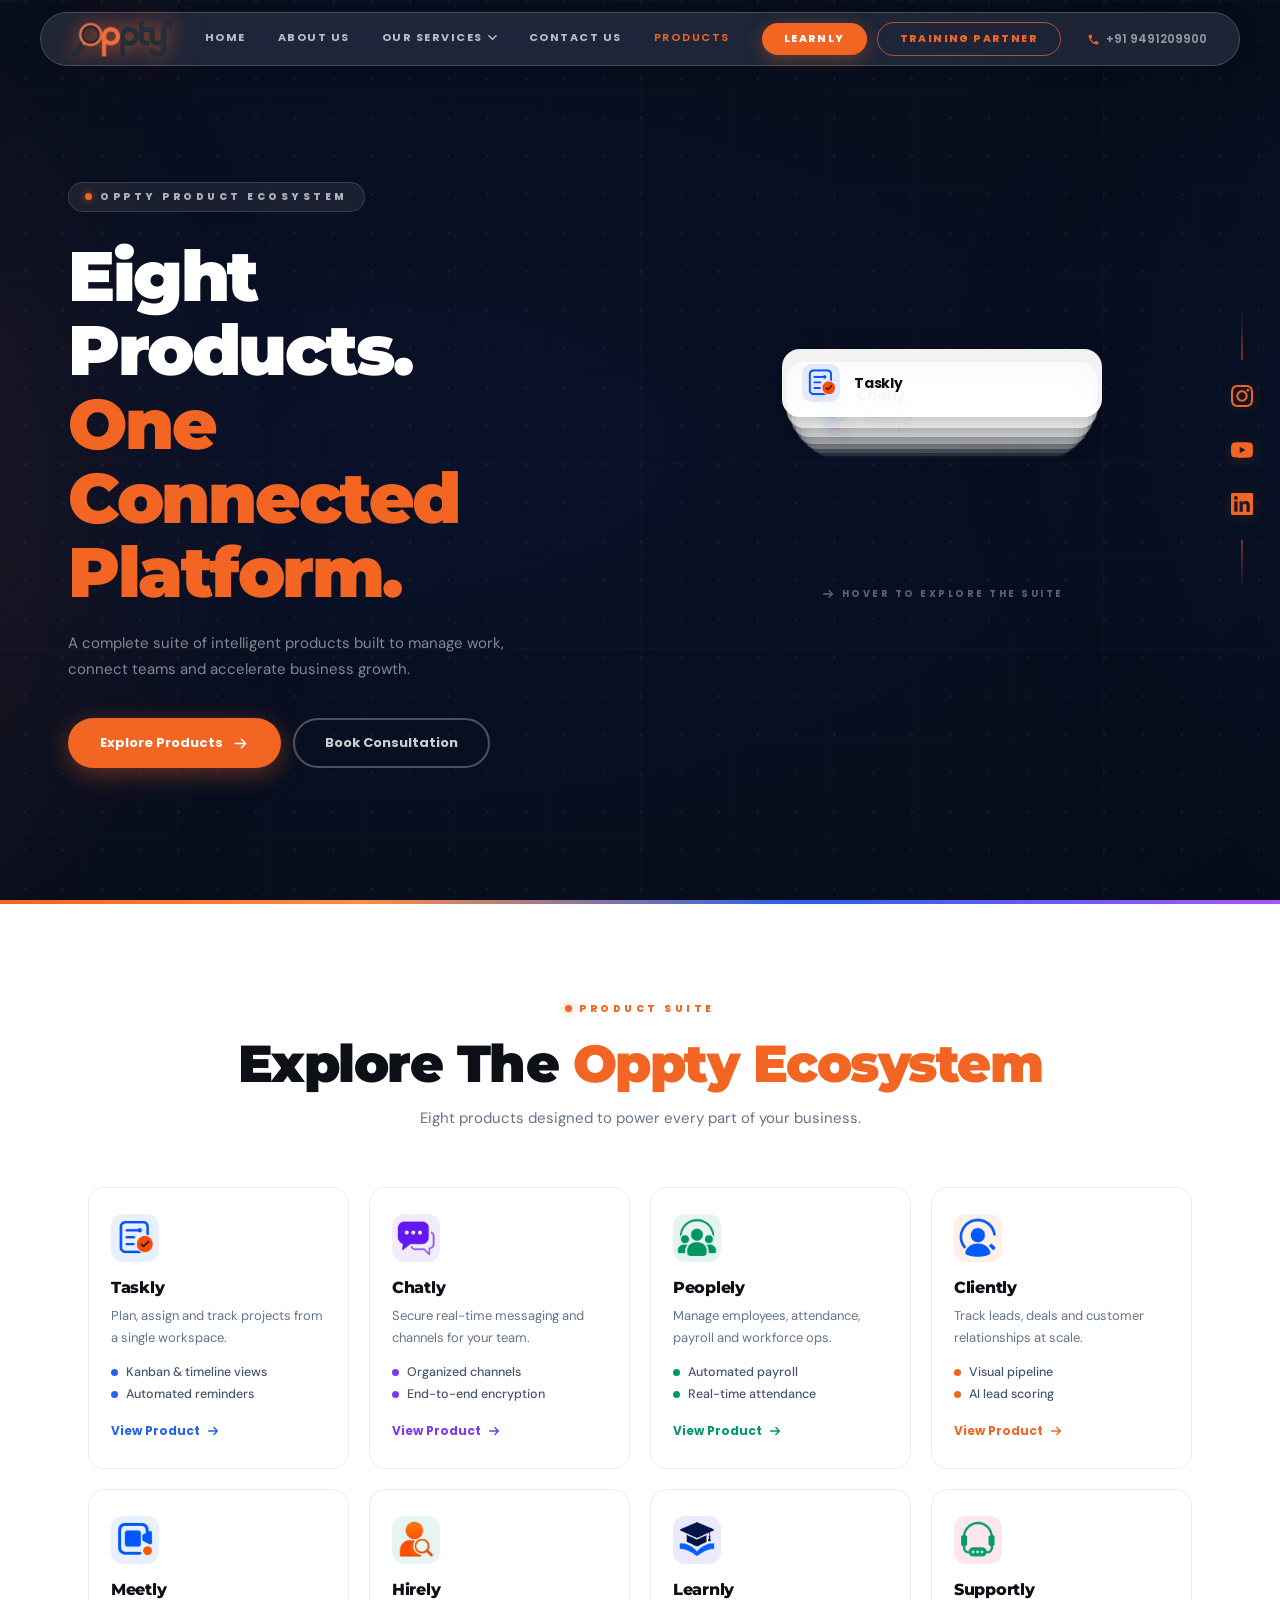
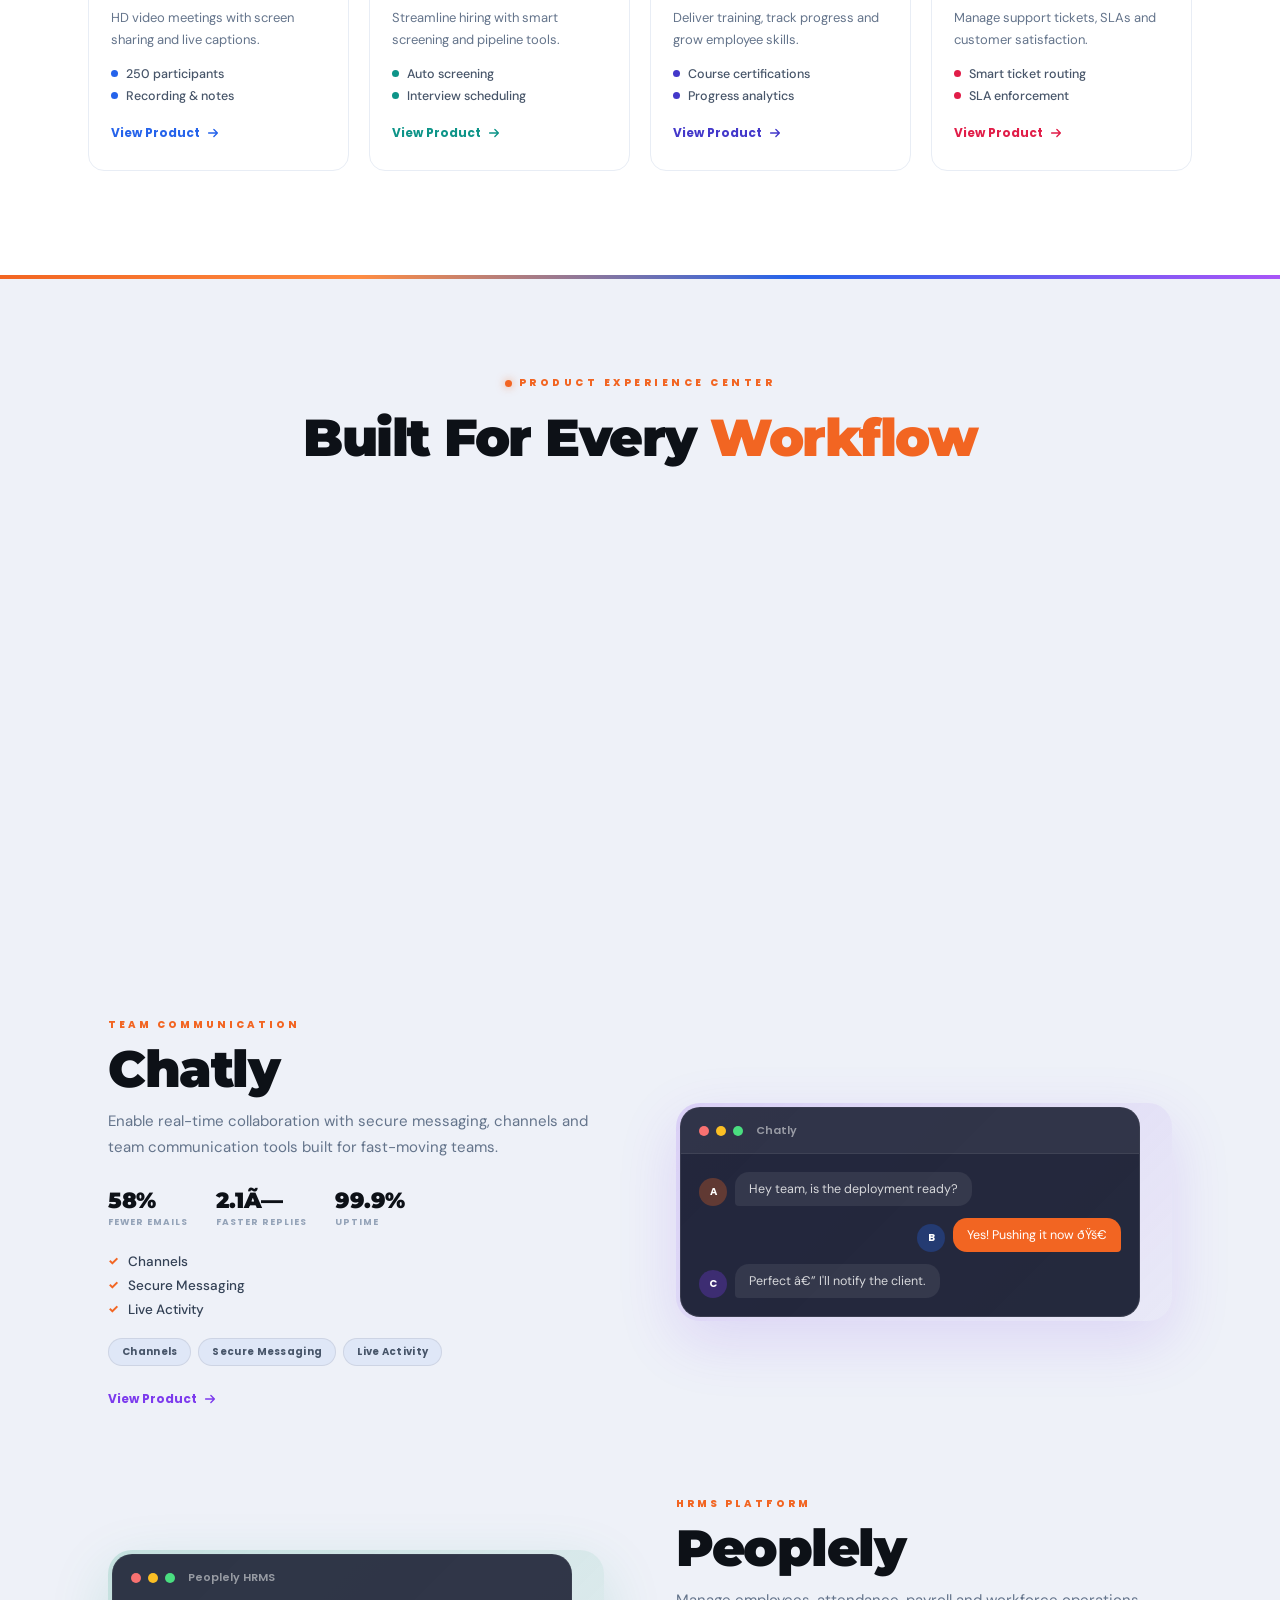
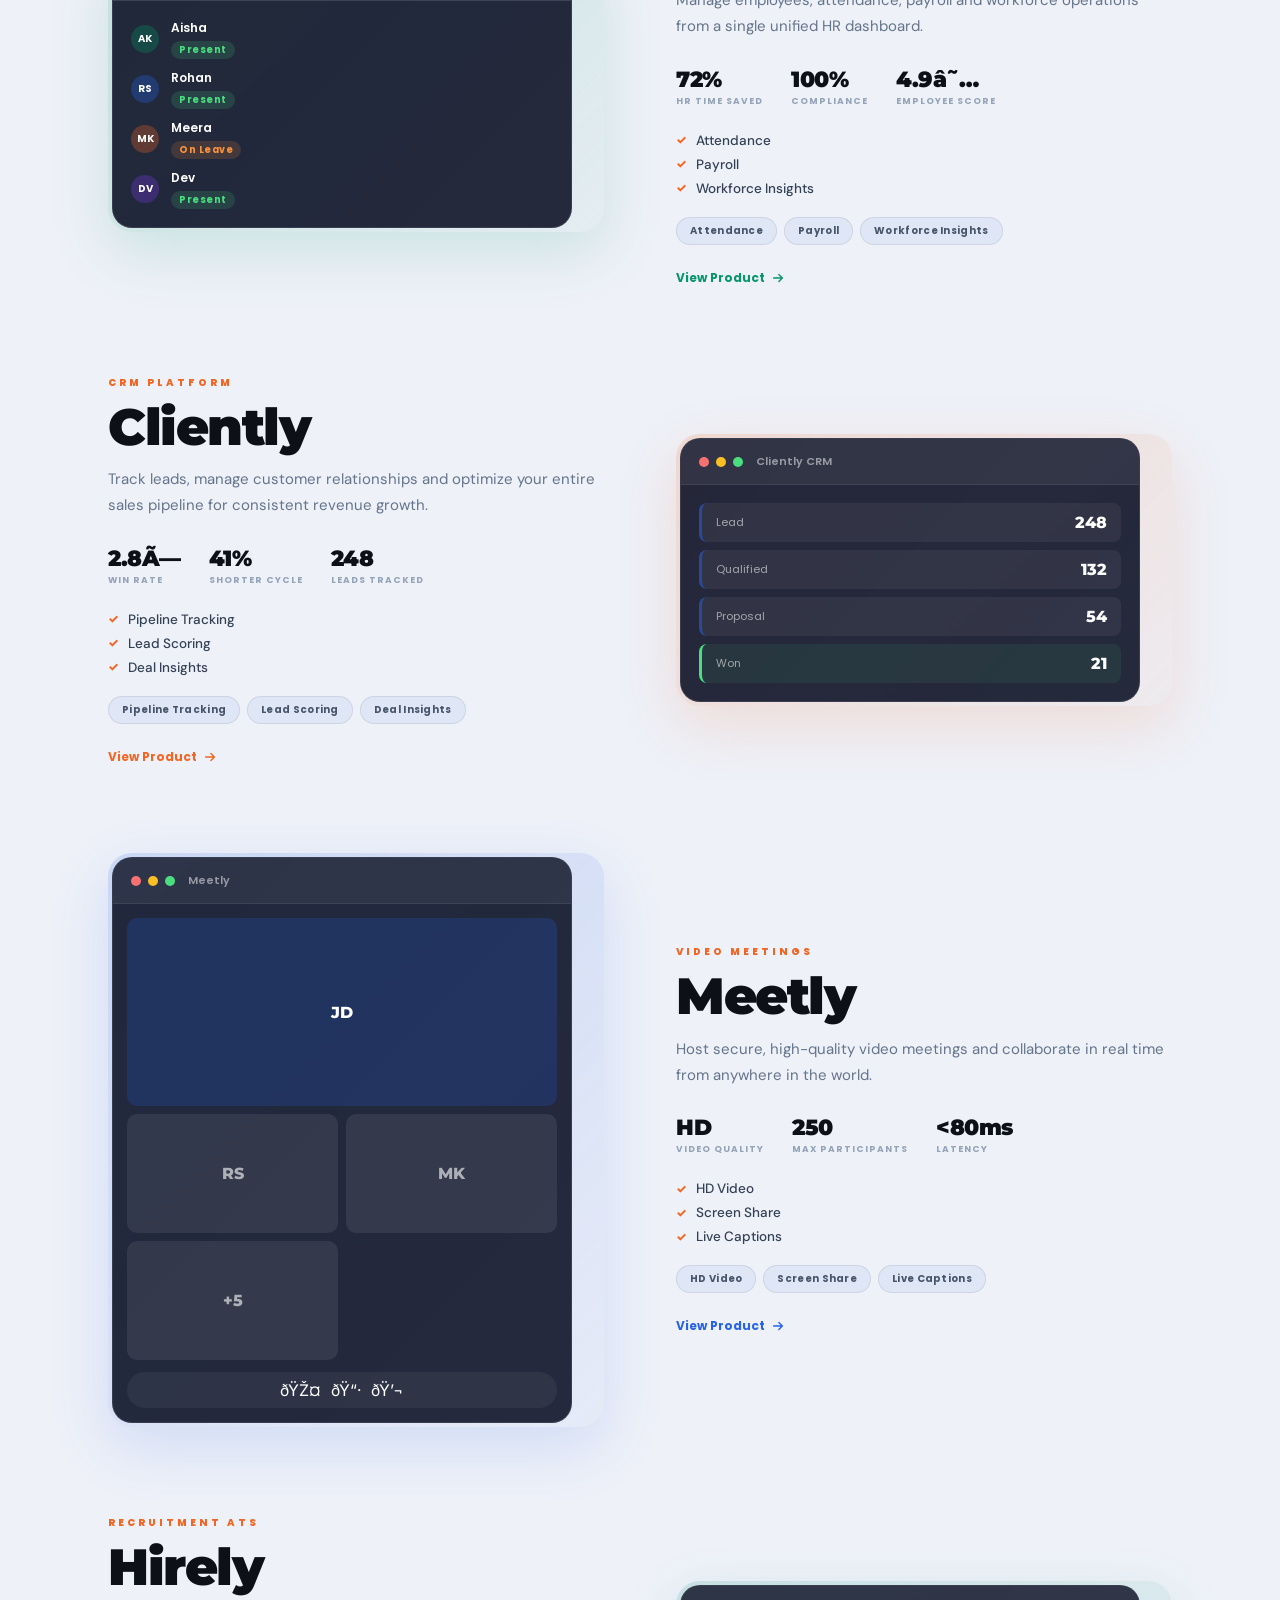
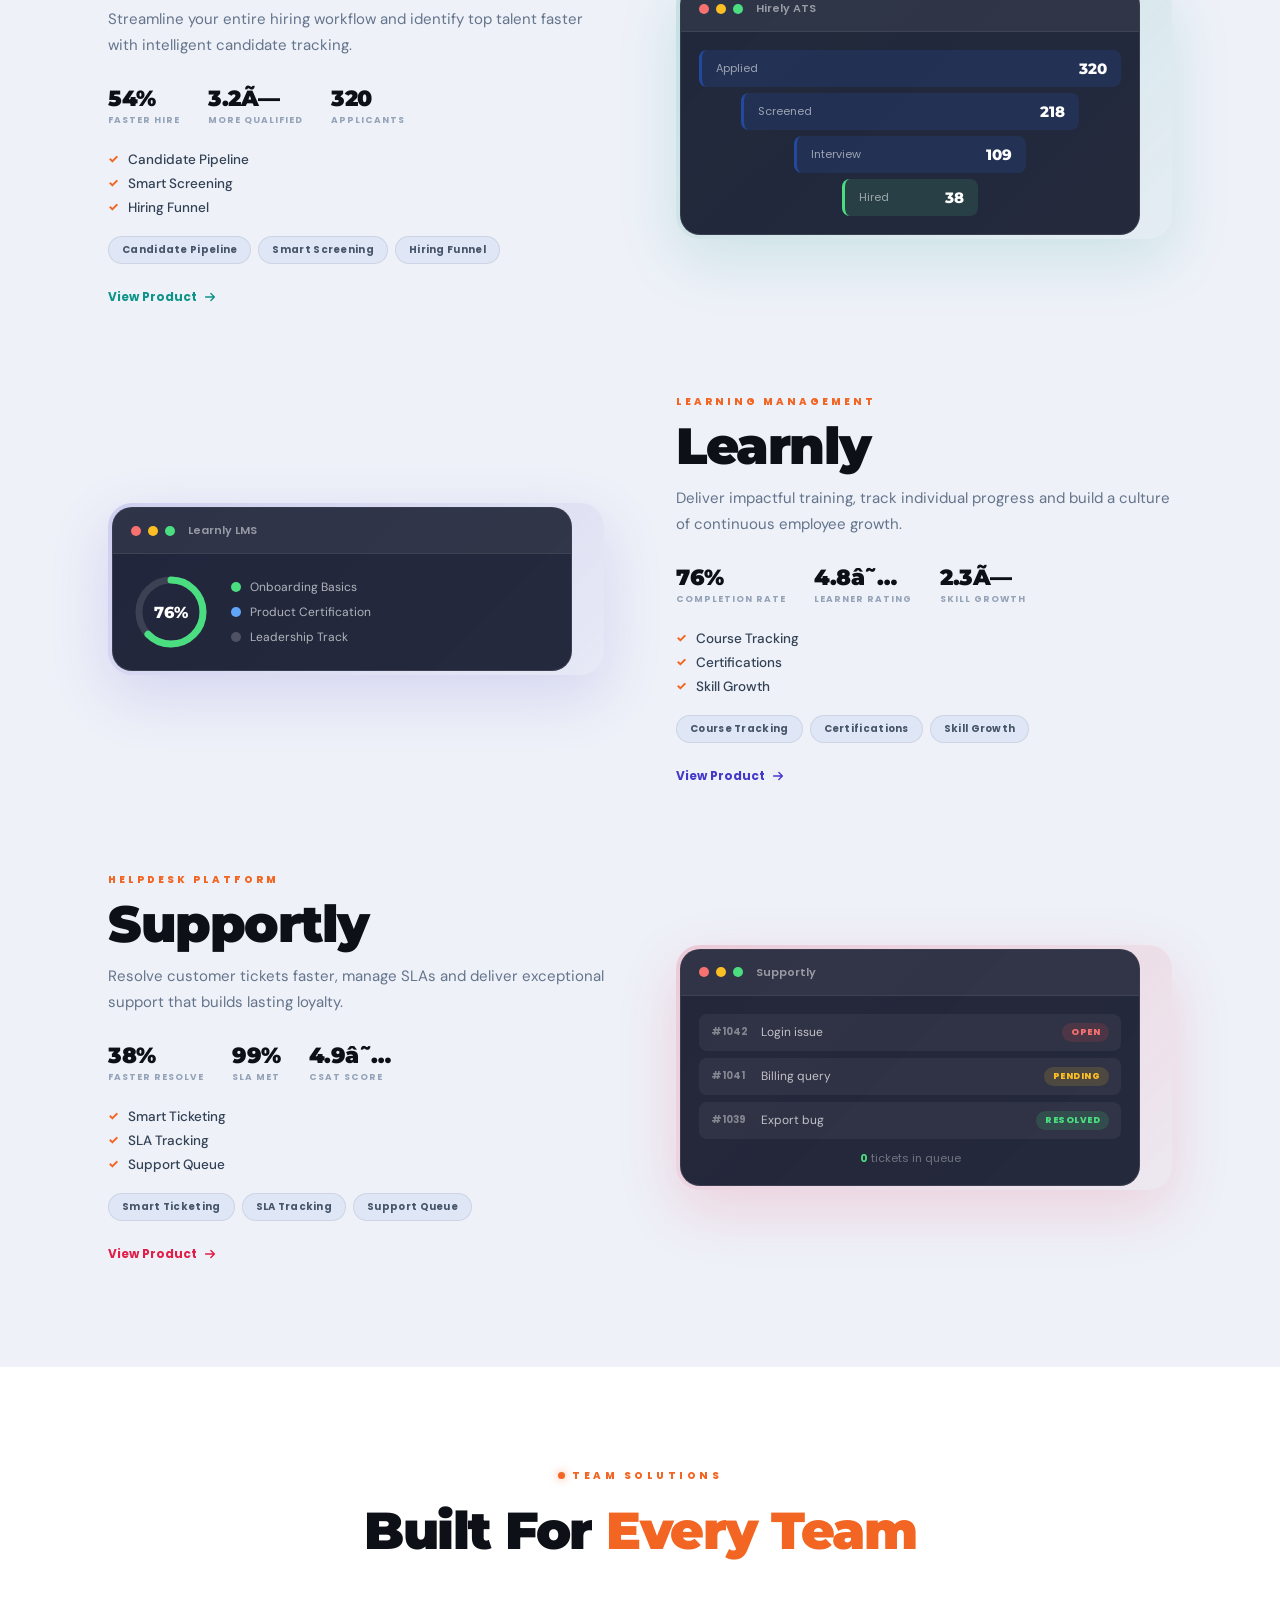
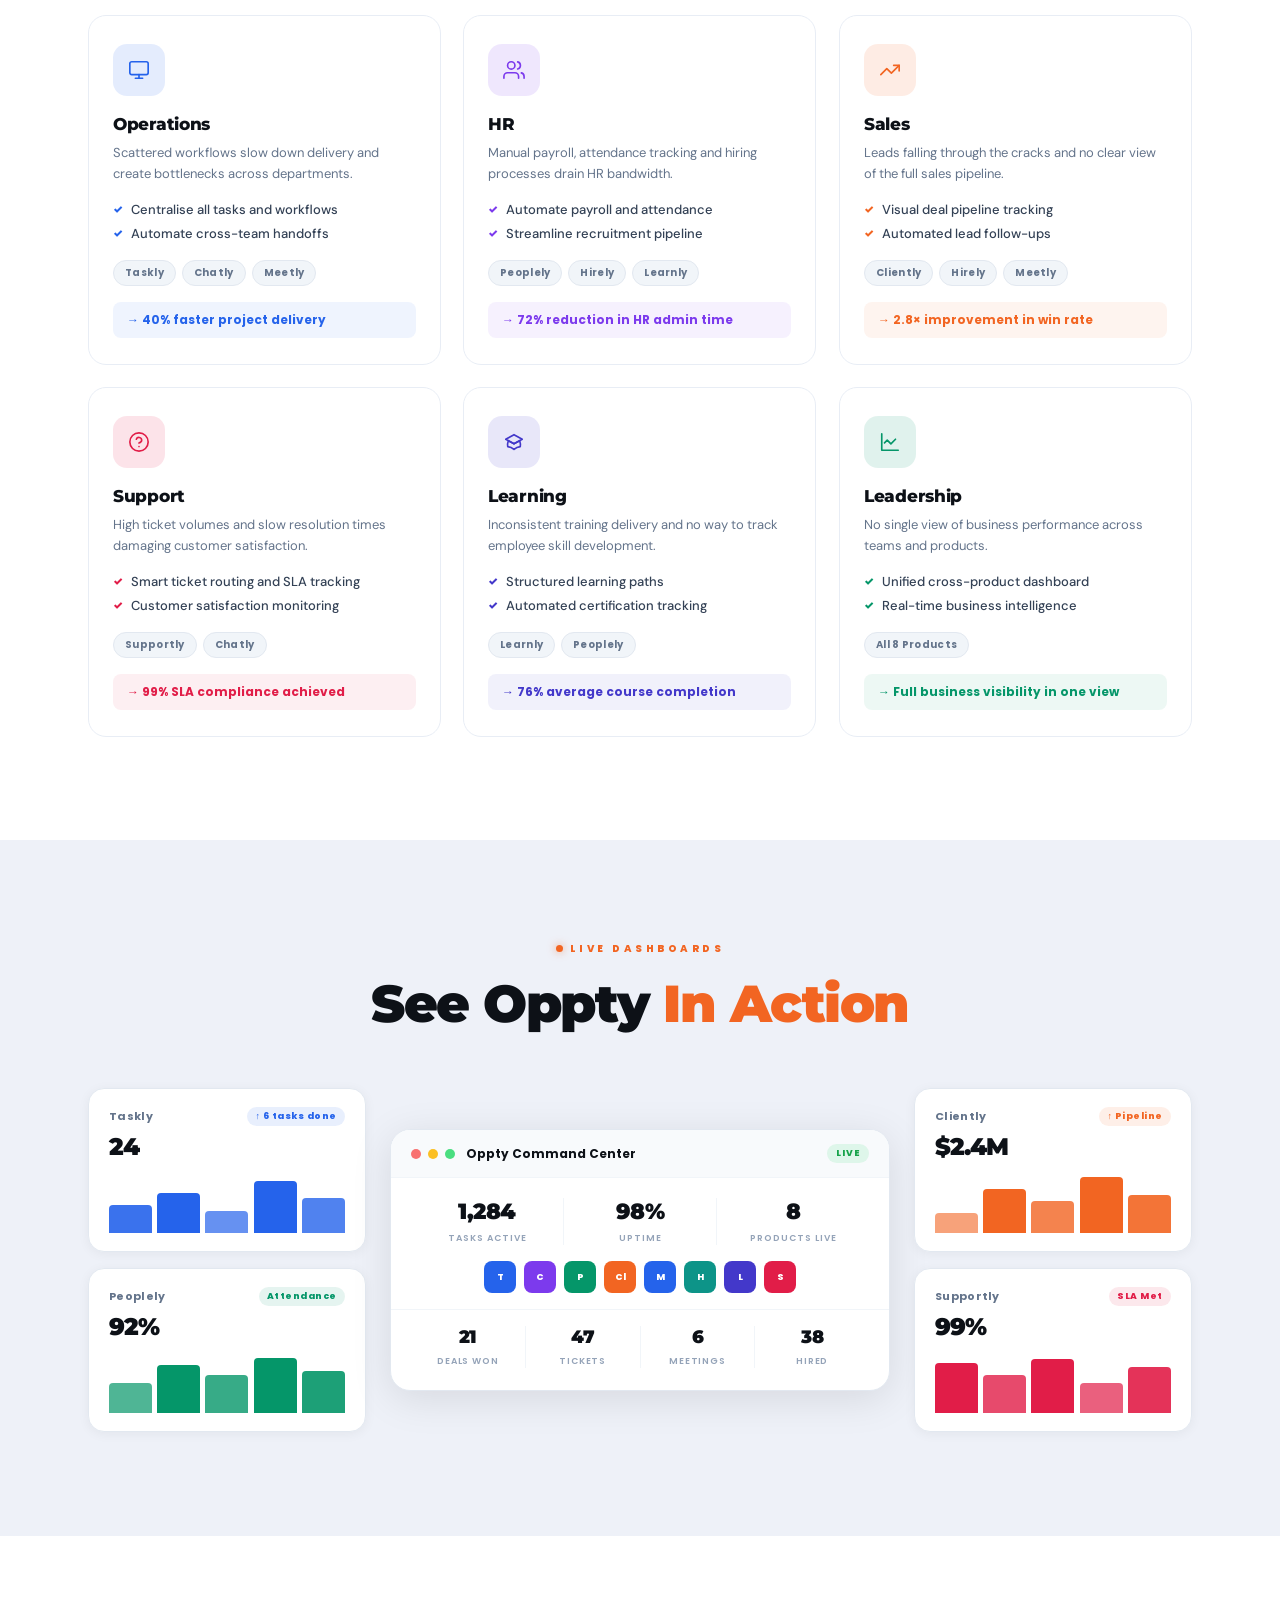
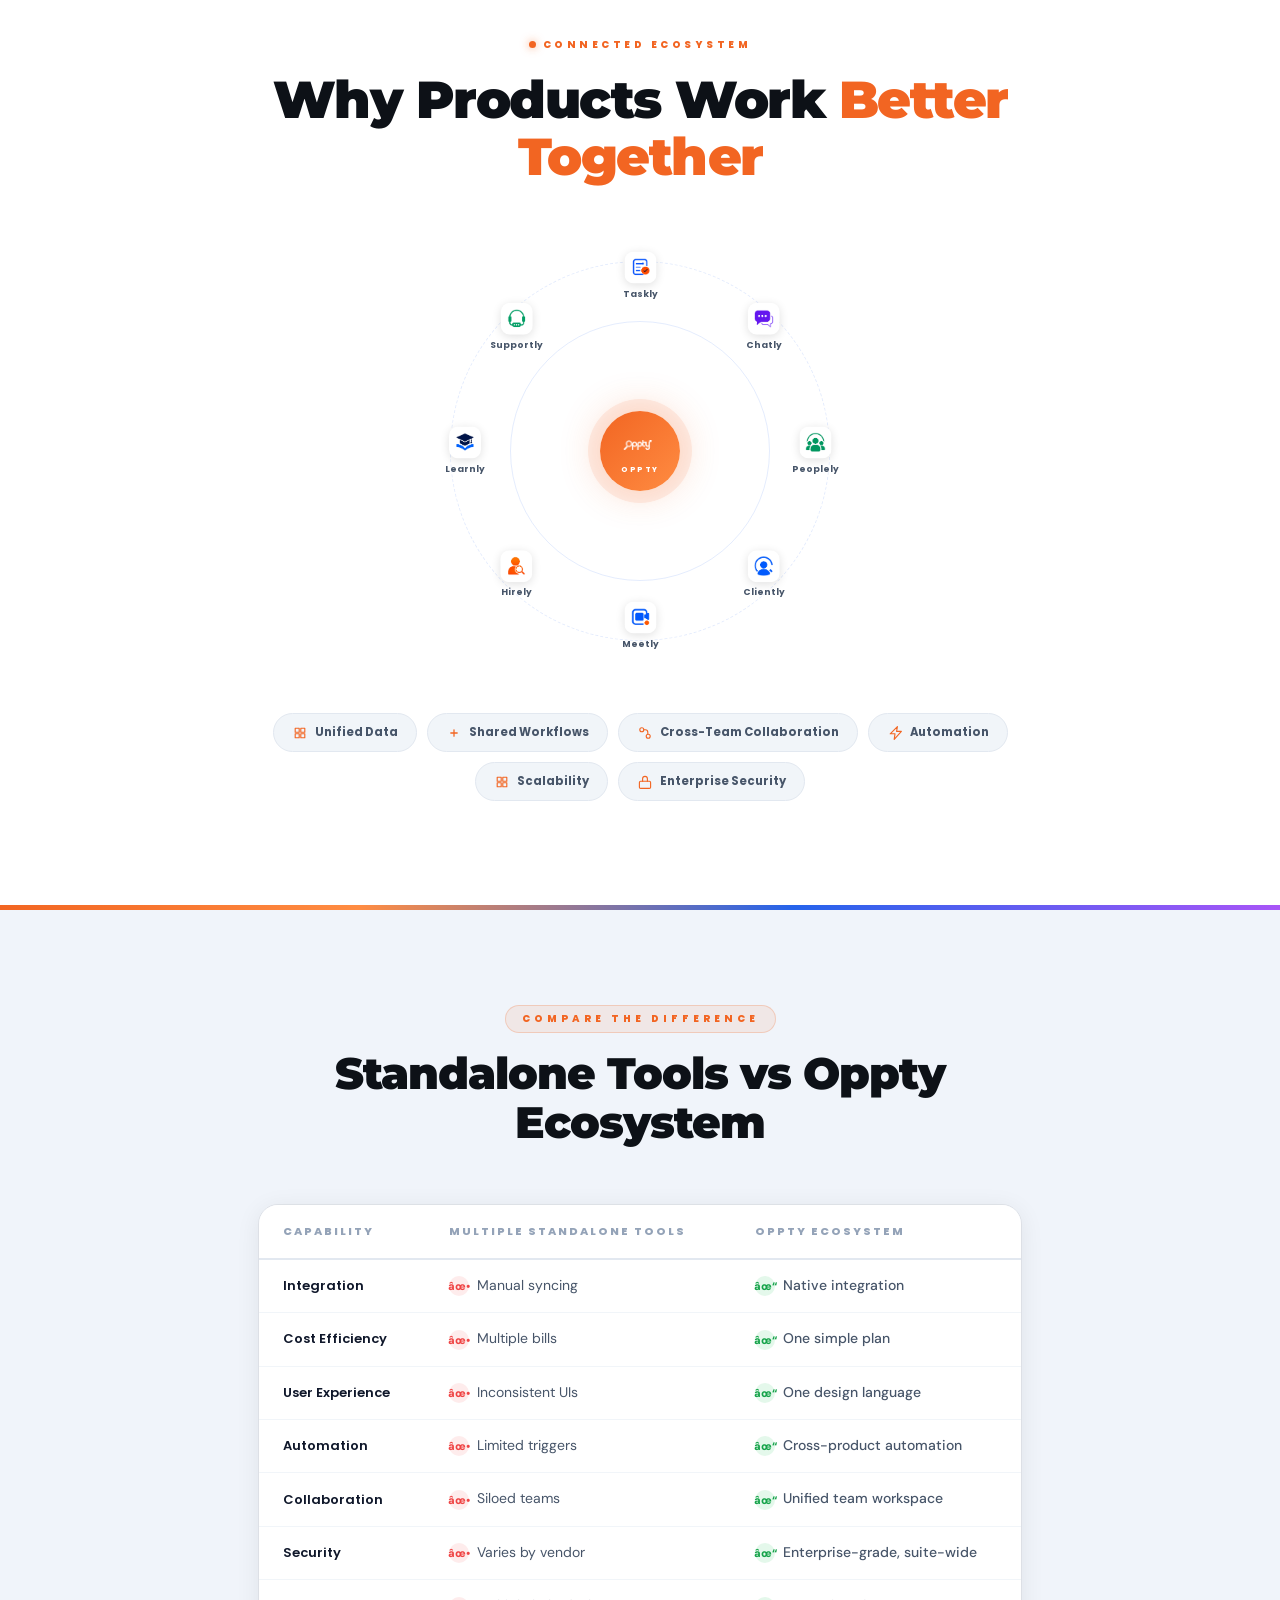
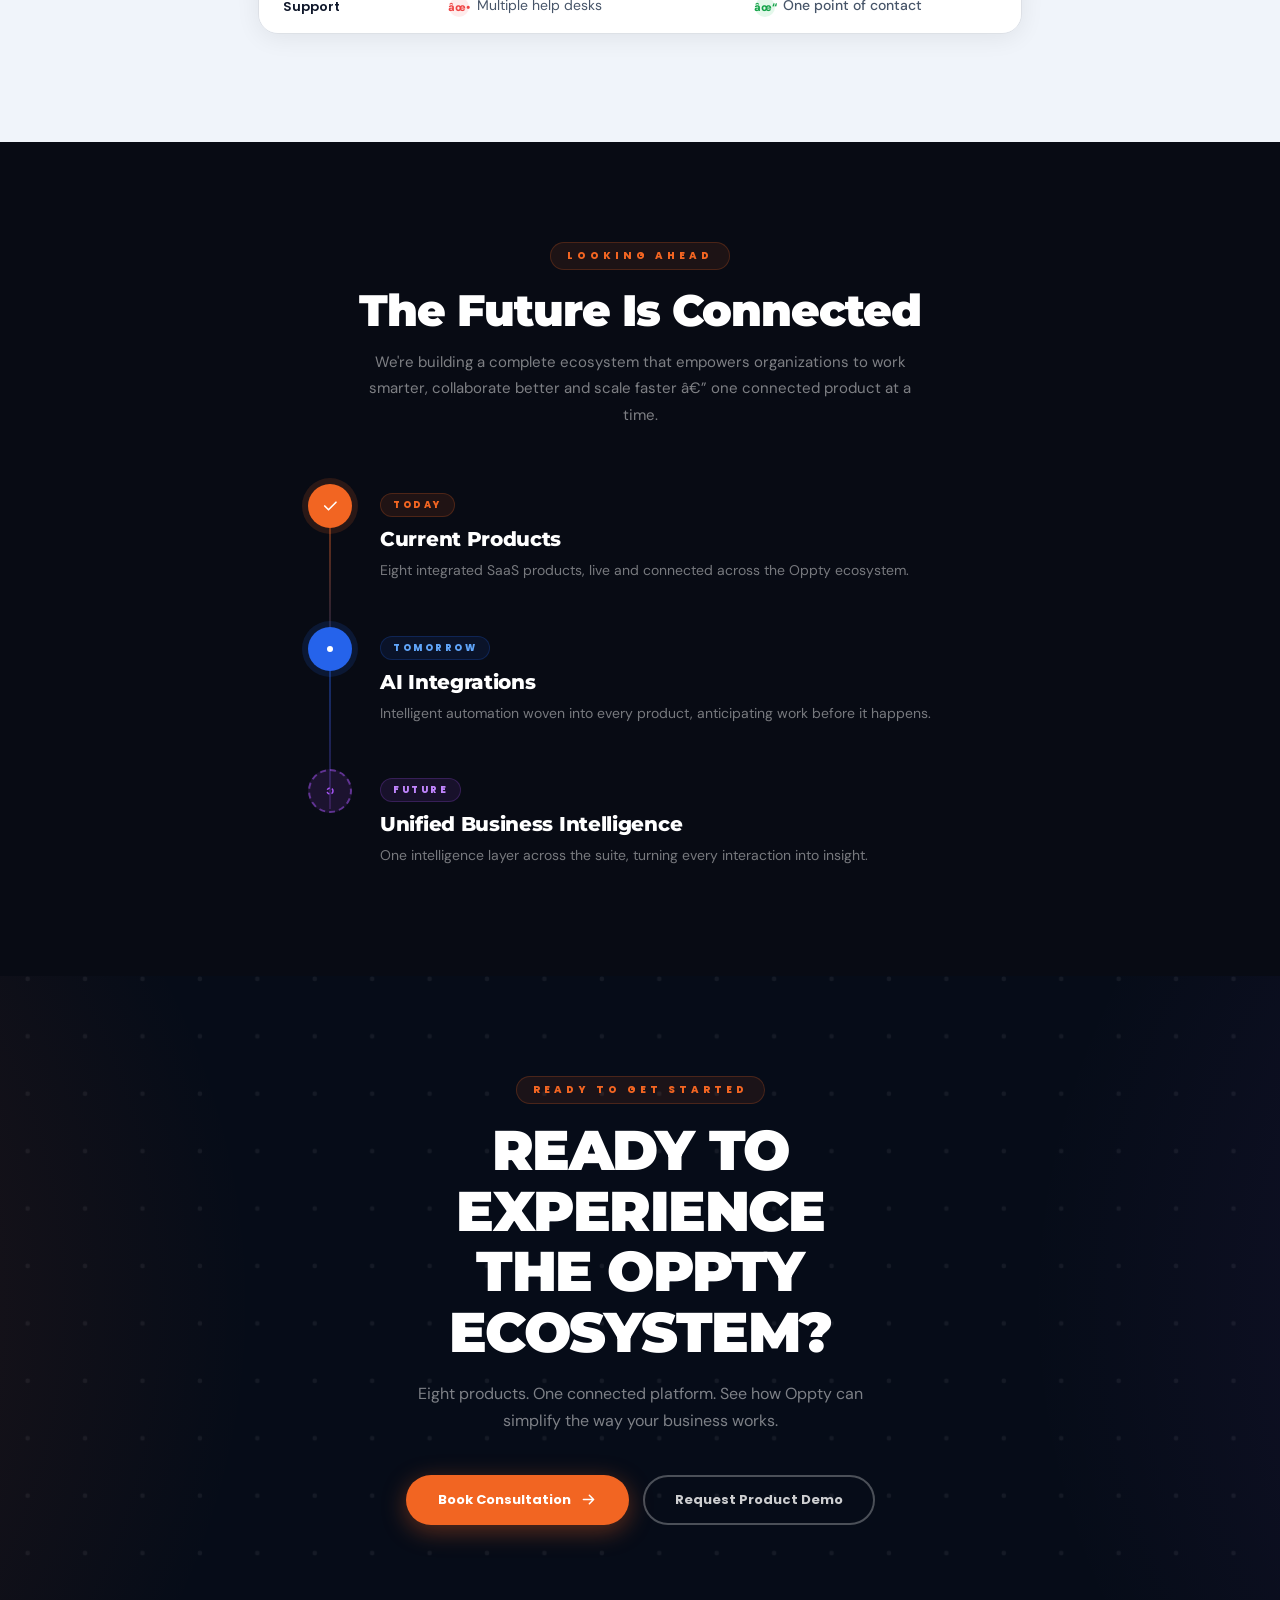
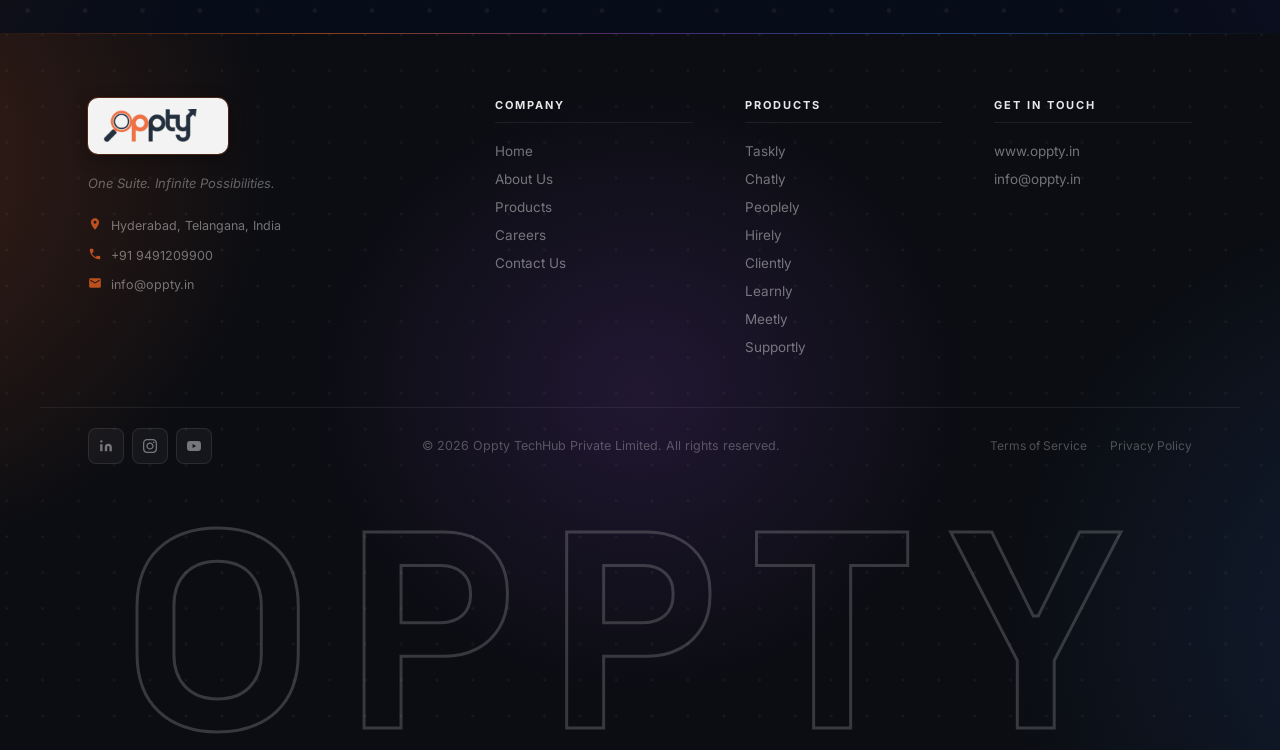
<file: HTML/products.html>
﻿<!DOCTYPE html>
<html lang="en">
<head>
  <meta charset="UTF-8" />
  <meta name="viewport" content="width=device-width, initial-scale=1.0" />
  <title>Products â€“ Oppty TechHub</title>
  <link rel="preconnect" href="https://fonts.googleapis.com" />
  <link rel="preconnect" href="https://fonts.gstatic.com" crossorigin />
  <link href="https://fonts.googleapis.com/css2?family=Inter:wght@300;400;500;600;700&family=Montserrat:wght@700;800;900&family=Poppins:wght@400;500;600;700;800&family=Space+Grotesk:wght@400;500;600;700&family=DM+Sans:ital,opsz,wght@0,9..40,300;0,9..40,400;0,9..40,500;1,9..40,400&display=swap" rel="stylesheet" />
  <link rel="stylesheet" href="../CSS/index.css" />
  <link rel="stylesheet" href="../CSS/products.css" />
</head>
<body>

  <!-- PAGE LOADER -->
  <div class="page-loader is-visible" id="pageLoader">
    <div class="page-loader__logo">
      <div class="page-loader__ring"></div>
      <div class="page-loader__ring"></div>
      <div class="page-loader__ring"></div>
      <img class="page-loader__img" src="../ASSETS/images/oppty.png" alt="Loading" />
    </div>
  </div>

  <!-- FLOATING SOCIAL BAR -->
  <div class="social-bar">
    <a href="https://www.instagram.com/opptytech?igsh=YTExdTBsc3Y4ejU2" target="_blank" rel="noopener" aria-label="Instagram" class="social-bar__link">
      <svg viewBox="0 0 24 24" fill="currentColor"><path d="M12 2.163c3.204 0 3.584.012 4.85.07 3.252.148 4.771 1.691 4.919 4.919.058 1.265.069 1.645.069 4.849 0 3.205-.012 3.584-.069 4.849-.149 3.225-1.664 4.771-4.919 4.919-1.266.058-1.644.07-4.85.07-3.204 0-3.584-.012-4.849-.07-3.26-.149-4.771-1.699-4.919-4.92-.058-1.265-.07-1.644-.07-4.849 0-3.204.013-3.583.07-4.849.149-3.227 1.664-4.771 4.919-4.919 1.266-.057 1.645-.069 4.849-.069zm0-2.163c-3.259 0-3.667.014-4.947.072-4.358.2-6.78 2.618-6.98 6.98-.059 1.281-.073 1.689-.073 4.948 0 3.259.014 3.668.072 4.948.2 4.358 2.618 6.78 6.98 6.98 1.281.058 1.689.072 4.948.072 3.259 0 3.668-.014 4.948-.072 4.354-.2 6.782-2.618 6.979-6.98.059-1.28.073-1.689.073-4.948 0-3.259-.014-3.667-.072-4.947-.196-4.354-2.617-6.78-6.979-6.98-1.281-.059-1.69-.073-4.949-.073zm0 5.838c-3.403 0-6.162 2.759-6.162 6.162s2.759 6.163 6.162 6.163 6.162-2.759 6.162-6.163c0-3.403-2.759-6.162-6.162-6.162zm0 10.162c-2.209 0-4-1.79-4-4 0-2.209 1.791-4 4-4s4 1.791 4 4c0 2.21-1.791 4-4 4zm6.406-11.845c-.796 0-1.441.645-1.441 1.44s.645 1.44 1.441 1.44c.795 0 1.439-.645 1.439-1.44s-.644-1.44-1.439-1.44z"/></svg>
    </a>
    <a href="https://youtube.com/@mroppty?si=NbpyNIM-vkHyeLYM" target="_blank" rel="noopener" aria-label="YouTube" class="social-bar__link">
      <svg viewBox="0 0 24 24" fill="currentColor"><path d="M23.498 6.186a3.016 3.016 0 0 0-2.122-2.136C19.505 3.545 12 3.545 12 3.545s-7.505 0-9.377.505A3.017 3.017 0 0 0 .502 6.186C0 8.07 0 12 0 12s0 3.93.502 5.814a3.016 3.016 0 0 0 2.122 2.136c1.871.505 9.376.505 9.376.505s7.505 0 9.377-.505a3.015 3.015 0 0 0 2.122-2.136C24 15.93 24 12 24 12s0-3.93-.502-5.814zM9.545 15.568V8.432L15.818 12l-6.273 3.568z"/></svg>
    </a>
    <a href="https://www.linkedin.com/company/opptytech/" target="_blank" rel="noopener" aria-label="LinkedIn" class="social-bar__link">
      <svg viewBox="0 0 24 24" fill="currentColor"><path d="M20.447 20.452h-3.554v-5.569c0-1.328-.027-3.037-1.852-3.037-1.853 0-2.136 1.445-2.136 2.939v5.667H9.351V9h3.414v1.561h.046c.477-.9 1.637-1.85 3.37-1.85 3.601 0 4.267 2.37 4.267 5.455v6.286zM5.337 7.433a2.062 2.062 0 0 1-2.063-2.065 2.064 2.064 0 1 1 2.063 2.065zm1.782 13.019H3.555V9h3.564v11.452zM22.225 0H1.771C.792 0 0 .774 0 1.729v20.542C0 23.227.792 24 1.771 24h20.451C23.2 24 24 23.227 24 22.271V1.729C24 .774 23.2 0 22.222 0h.003z"/></svg>
    </a>
  </div>

  <!-- NAVBAR -->
  <header id="navbar">
    <div class="nav-inner">
      <a href="../index.html" class="logo">
        <img class="logo-img" src="../ASSETS/images/oppty.png" alt="Oppty Logo" />
      </a>
      <nav>
        <a href="../index.html">Home</a>
        <a href="about.html">About Us</a>
        <div class="nav-dropdown">
          <a href="#" class="nav-dropdown__toggle" onclick="toggleNavDropdown(this); return false;">Our Services
            <svg class="nav-dropdown__arrow" viewBox="0 0 10 6" fill="none">
              <path d="M1 1l4 4 4-4" stroke="currentColor" stroke-width="1.6" stroke-linecap="round" stroke-linejoin="round"/>
            </svg>
          </a>
          <ul class="nav-dropdown__menu">
            <li><a href="IT_services.html"><span class="dd-icon dd-icon--blue"><svg viewBox="0 0 24 24" fill="none"><rect x="2" y="3" width="20" height="14" rx="2" stroke="currentColor" stroke-width="1.6"/><path d="M8 21h8M12 17v4" stroke="currentColor" stroke-width="1.6" stroke-linecap="round"/></svg></span><span class="dd-label">IT Services</span></a></li>
            <li><a href="ITES_services.html"><span class="dd-icon dd-icon--orange"><svg viewBox="0 0 24 24" fill="none"><circle cx="12" cy="12" r="3" stroke="currentColor" stroke-width="1.6"/><path d="M6.3 6.3a8 8 0 0 0 0 11.4M17.7 6.3a8 8 0 0 1 0 11.4" stroke="currentColor" stroke-width="1.6" stroke-linecap="round"/></svg></span><span class="dd-label">ITES Services</span></a></li>
          </ul>
        </div>
        <a href="contact.html">Contact Us</a>
        <a href="products.html" class="pd-nav-active">Products</a>
      </nav>
      <div class="nav-actions">
        <a href="./Oppty_learn.html" class="btn btn-academy">Learnly</a>
        <a href="#" class="btn btn-training">Training Partner</a>
        <a href="tel:+919491209900" class="phone-link">
          <svg viewBox="0 0 24 24" fill="currentColor"><path d="M6.6 10.8c1.4 2.8 3.8 5.1 6.6 6.6l2.2-2.2c.27-.27.67-.36 1.02-.24 1.12.37 2.33.57 3.58.57.55 0 1 .45 1 1V20c0 .55-.45 1-1 1-9.39 0-17-7.61-17-17 0-.55.45-1 1-1H8c.55 0 1 .45 1 1 0 1.25.2 2.45.57 3.57-.11.34-.03.74-.24 1.01L6.6 10.8z"/></svg>
          +91 9491209900
        </a>
      </div>
      <button class="hamburger" aria-label="Toggle menu" onclick="toggleMenu()">
        <span></span><span></span><span></span>
      </button>
    </div>
    <div class="mobile-nav" id="mobileNav">
      <a href="../index.html">Home</a>
      <a href="about.html">About Us</a>
      <div class="mobile-dropdown">
        <button class="mobile-dropdown__toggle" onclick="toggleMobileDropdown(this)" aria-expanded="false">Our Services
          <svg class="mobile-dropdown__arrow" viewBox="0 0 10 6" fill="none">
            <path d="M1 1l4 4 4-4" stroke="currentColor" stroke-width="1.6" stroke-linecap="round" stroke-linejoin="round"/>
          </svg>
        </button>
        <ul class="mobile-dropdown__menu">
          <li><a href="IT_services.html">IT Services</a></li>
          <li><a href="ITES_services.html">ITES Services</a></li>
        </ul>
      </div>
      <a href="contact.html">Contact Us</a>
      <a href="products.html">Products</a>
      <div class="mobile-btns">
        <a href="./Oppty_learn.html" class="btn btn-academy">Learnly</a>
        <a href="#" class="btn btn-training">Training Partner</a>
      </div>
    </div>
  </header>

  <!-- â•â•â•â•â•â•â•â•â•â•â•â•â•â•â•â•â•â•â•â•â•â•â•â•â•â•â•â•â•â•â•â•â•â•â•
       HERO â€” split layout
  â•â•â•â•â•â•â•â•â•â•â•â•â•â•â•â•â•â•â•â•â•â•â•â•â•â•â•â•â•â•â•â•â•â•â•â• -->
  <section class="pd-hero">
    <div class="pd-hero__overlay" aria-hidden="true"></div>
    <div class="pd-hero__mesh" aria-hidden="true">
      <svg viewBox="0 0 1440 700" preserveAspectRatio="xMidYMid slice" xmlns="http://www.w3.org/2000/svg">
        <defs>
          <radialGradient id="pdh-g1" cx="10%" cy="55%" r="55%"><stop offset="0%" stop-color="#f26522" stop-opacity="0.28"/><stop offset="100%" stop-color="#f26522" stop-opacity="0"/></radialGradient>
          <radialGradient id="pdh-g2" cx="90%" cy="45%" r="55%"><stop offset="0%" stop-color="#2563eb" stop-opacity="0.20"/><stop offset="100%" stop-color="#2563eb" stop-opacity="0"/></radialGradient>
          <pattern id="pdh-dot" x="0" y="0" width="30" height="30" patternUnits="userSpaceOnUse"><circle cx="1.4" cy="1.4" r="1.1" fill="rgba(255,255,255,0.06)"/></pattern>
          <pattern id="pdh-gr"  x="0" y="0" width="72" height="72" patternUnits="userSpaceOnUse"><path d="M72 0L0 0 0 72" fill="none" stroke="rgba(255,255,255,0.03)" stroke-width="1"/></pattern>
        </defs>
        <rect width="1440" height="700" fill="url(#pdh-gr)"/>
        <rect width="1440" height="700" fill="url(#pdh-dot)"/>
        <ellipse class="pdh-orb pdh-orb--1" cx="200"  cy="350" rx="600" ry="500" fill="url(#pdh-g1)"/>
        <ellipse class="pdh-orb pdh-orb--2" cx="1240" cy="350" rx="580" ry="480" fill="url(#pdh-g2)"/>
        <circle  class="pdh-ring"            cx="1380" cy="80"  r="120" fill="none" stroke="rgba(242,101,34,0.12)" stroke-width="1.2" stroke-dasharray="11 8"/>
        <circle  class="pdh-ring pdh-ring--rev" cx="60" cy="600" r="90"  fill="none" stroke="rgba(59,130,246,0.10)" stroke-width="1"   stroke-dasharray="8 6"/>
      </svg>
    </div>

    <div class="pd-hero__split">
      <!-- LEFT: text -->
      <div class="pd-hero__left">
        <span class="pd-hero__eyebrow-pill">
          <span class="pd-hero__eyebrow-dot"></span>OPPTY PRODUCT ECOSYSTEM
        </span>
        <h1 class="pd-hero__title">Eight Products.<br/><span class="pd-hero__accent">One Connected<br/>Platform.</span></h1>
        <p class="pd-hero__sub">A complete suite of intelligent products built to manage work, connect teams and accelerate business growth.</p>
        <div class="pd-hero__actions">
          <a href="#pd-showcase" class="pd-btn pd-btn--primary">Explore Products
            <svg viewBox="0 0 20 20" fill="none"><path d="M4 10h12M11 5l5 5-5 5" stroke="currentColor" stroke-width="1.8" stroke-linecap="round" stroke-linejoin="round"/></svg>
          </a>
          <a href="contact.html" class="pd-btn pd-btn--ghost">Book Consultation</a>
        </div>
      </div>

      <!-- RIGHT: stacked hover cards -->
      <div class="pd-hero__right">
        <div class="pd-stack" id="pdStack">
          <div class="pd-stack__card" data-idx="0">
            <div class="pd-stack__card-inner">
              <div class="pd-stack__icon pd-stack__icon--blue"><img src="../ASSETS/images/task0.png" alt="Taskly"/></div>
              <span class="pd-stack__name">Taskly</span>
            </div>
          </div>
          <div class="pd-stack__card" data-idx="1">
            <div class="pd-stack__card-inner">
              <div class="pd-stack__icon pd-stack__icon--purple"><img src="../ASSETS/images/chat0.png" alt="Chatly"/></div>
              <span class="pd-stack__name">Chatly</span>
            </div>
          </div>
          <div class="pd-stack__card" data-idx="2">
            <div class="pd-stack__card-inner">
              <div class="pd-stack__icon pd-stack__icon--green"><img src="../ASSETS/images/people0.png" alt="Peoplely"/></div>
              <span class="pd-stack__name">Peoplely</span>
            </div>
          </div>
          <div class="pd-stack__card" data-idx="3">
            <div class="pd-stack__card-inner">
              <div class="pd-stack__icon pd-stack__icon--orange"><img src="../ASSETS/images/client0.png" alt="Cliently"/></div>
              <span class="pd-stack__name">Cliently</span>
            </div>
          </div>
          <div class="pd-stack__card" data-idx="4">
            <div class="pd-stack__card-inner">
              <div class="pd-stack__icon pd-stack__icon--blue"><img src="../ASSETS/images/meet0.png" alt="Meetly"/></div>
              <span class="pd-stack__name">Meetly</span>
            </div>
          </div>
          <div class="pd-stack__card" data-idx="5">
            <div class="pd-stack__card-inner">
              <div class="pd-stack__icon pd-stack__icon--teal"><img src="../ASSETS/images/hire0.png" alt="Hirely"/></div>
              <span class="pd-stack__name">Hirely</span>
            </div>
          </div>
          <div class="pd-stack__card" data-idx="6">
            <div class="pd-stack__card-inner">
              <div class="pd-stack__icon pd-stack__icon--indigo"><img src="../ASSETS/images/learn0.png" alt="Learnly"/></div>
              <span class="pd-stack__name">Learnly</span>
            </div>
          </div>
          <div class="pd-stack__card" data-idx="7">
            <div class="pd-stack__card-inner">
              <div class="pd-stack__icon pd-stack__icon--rose"><img src="../ASSETS/images/support0.png" alt="Supportly"/></div>
              <span class="pd-stack__name">Supportly</span>
            </div>
          </div>
        </div>
        <p class="pd-stack__hint">
          <svg viewBox="0 0 16 16" fill="none"><path d="M3 8h10M9 4l4 4-4 4" stroke="currentColor" stroke-width="1.5" stroke-linecap="round" stroke-linejoin="round"/></svg>
          HOVER TO EXPLORE THE SUITE
        </p>
      </div>
    </div>
  </section>

  <!-- â•â•â•â•â•â•â•â•â•â•â•â•â•â•â•â•â•â•â•â•â•â•â•â•â•â•â•â•â•â•â•â•â•â•â•
       PRODUCT GRID â€” Explore The Ecosystem
  â•â•â•â•â•â•â•â•â•â•â•â•â•â•â•â•â•â•â•â•â•â•â•â•â•â•â•â•â•â•â•â•â•â•â•â• -->
  <section class="pd-grid-section" id="pd-suite">
    <div class="pd-grid-section__inner">
      <div class="pd-grid-section__head">
        <span class="pd-grid-section__eyebrow">
          <span class="pd-grid-section__eyebrow-dot"></span>PRODUCT SUITE
        </span>
        <h2 class="pd-grid-section__title">Explore The <span>Oppty Ecosystem</span></h2>
        <p class="pd-grid-section__sub">Eight products designed to power every part of your business.</p>
      </div>

      <div class="pd-eco-grid">

        <!-- Taskly -->
        <div class="pd-eco-card">
          <div class="pd-eco-card__icon pd-eco-card__icon--blue">
            <img src="../ASSETS/images/task0.png" alt="Taskly" />
          </div>
          <h3 class="pd-eco-card__name">Taskly</h3>
          <p class="pd-eco-card__desc">Plan, assign and track projects from a single workspace.</p>
          <ul class="pd-eco-card__features">
            <li><span class="pd-eco-dot pd-eco-dot--blue"></span>Kanban &amp; timeline views</li>
            <li><span class="pd-eco-dot pd-eco-dot--blue"></span>Automated reminders</li>
          </ul>
          <a href="https://task.theoppty.com/" target="_blank" class="pd-eco-card__link pd-eco-card__link--blue">View Product
            <svg viewBox="0 0 16 16" fill="none"><path d="M3 8h10M9 4l4 4-4 4" stroke="currentColor" stroke-width="1.6" stroke-linecap="round" stroke-linejoin="round"/></svg>
          </a>
        </div>

        <!-- Chatly -->
        <div class="pd-eco-card">
          <div class="pd-eco-card__icon pd-eco-card__icon--purple">
            <img src="../ASSETS/images/chat0.png" alt="Chatly" />
          </div>
          <h3 class="pd-eco-card__name">Chatly</h3>
          <p class="pd-eco-card__desc">Secure real-time messaging and channels for your team.</p>
          <ul class="pd-eco-card__features">
            <li><span class="pd-eco-dot pd-eco-dot--purple"></span>Organized channels</li>
            <li><span class="pd-eco-dot pd-eco-dot--purple"></span>End-to-end encryption</li>
          </ul>
          <a href="https://chat.theoppty.com/chats" target="_blank" class="pd-eco-card__link pd-eco-card__link--purple">View Product
            <svg viewBox="0 0 16 16" fill="none"><path d="M3 8h10M9 4l4 4-4 4" stroke="currentColor" stroke-width="1.6" stroke-linecap="round" stroke-linejoin="round"/></svg>
          </a>
        </div>

        <!-- Peoplely -->
        <div class="pd-eco-card">
          <div class="pd-eco-card__icon pd-eco-card__icon--green">
            <img src="../ASSETS/images/people0.png" alt="Peoplely" />
          </div>
          <h3 class="pd-eco-card__name">Peoplely</h3>
          <p class="pd-eco-card__desc">Manage employees, attendance, payroll and workforce ops.</p>
          <ul class="pd-eco-card__features">
            <li><span class="pd-eco-dot pd-eco-dot--green"></span>Automated payroll</li>
            <li><span class="pd-eco-dot pd-eco-dot--green"></span>Real-time attendance</li>
          </ul>
          <a href="https://theoppty.com/" target="_blank" class="pd-eco-card__link pd-eco-card__link--green">View Product
            <svg viewBox="0 0 16 16" fill="none"><path d="M3 8h10M9 4l4 4-4 4" stroke="currentColor" stroke-width="1.6" stroke-linecap="round" stroke-linejoin="round"/></svg>
          </a>
        </div>

        <!-- Cliently -->
        <div class="pd-eco-card">
          <div class="pd-eco-card__icon pd-eco-card__icon--orange">
            <img src="../ASSETS/images/client0.png" alt="Cliently" />
          </div>
          <h3 class="pd-eco-card__name">Cliently</h3>
          <p class="pd-eco-card__desc">Track leads, deals and customer relationships at scale.</p>
          <ul class="pd-eco-card__features">
            <li><span class="pd-eco-dot pd-eco-dot--orange"></span>Visual pipeline</li>
            <li><span class="pd-eco-dot pd-eco-dot--orange"></span>AI lead scoring</li>
          </ul>
          <a href="contact.html" class="pd-eco-card__link pd-eco-card__link--orange">View Product
            <svg viewBox="0 0 16 16" fill="none"><path d="M3 8h10M9 4l4 4-4 4" stroke="currentColor" stroke-width="1.6" stroke-linecap="round" stroke-linejoin="round"/></svg>
          </a>
        </div>

        <!-- Meetly -->
        <div class="pd-eco-card">
          <div class="pd-eco-card__icon pd-eco-card__icon--blue">
            <img src="../ASSETS/images/meet0.png" alt="Meetly" />
          </div>
          <h3 class="pd-eco-card__name">Meetly</h3>
          <p class="pd-eco-card__desc">HD video meetings with screen sharing and live captions.</p>
          <ul class="pd-eco-card__features">
            <li><span class="pd-eco-dot pd-eco-dot--blue"></span>250 participants</li>
            <li><span class="pd-eco-dot pd-eco-dot--blue"></span>Recording &amp; notes</li>
          </ul>
          <a href="contact.html" class="pd-eco-card__link pd-eco-card__link--blue">View Product
            <svg viewBox="0 0 16 16" fill="none"><path d="M3 8h10M9 4l4 4-4 4" stroke="currentColor" stroke-width="1.6" stroke-linecap="round" stroke-linejoin="round"/></svg>
          </a>
        </div>

        <!-- Hirely -->
        <div class="pd-eco-card">
          <div class="pd-eco-card__icon pd-eco-card__icon--teal">
            <img src="../ASSETS/images/hire0.png" alt="Hirely" />
          </div>
          <h3 class="pd-eco-card__name">Hirely</h3>
          <p class="pd-eco-card__desc">Streamline hiring with smart screening and pipeline tools.</p>
          <ul class="pd-eco-card__features">
            <li><span class="pd-eco-dot pd-eco-dot--teal"></span>Auto screening</li>
            <li><span class="pd-eco-dot pd-eco-dot--teal"></span>Interview scheduling</li>
          </ul>
          <a href="https://hiring.theoppty.com/" target="_blank" class="pd-eco-card__link pd-eco-card__link--teal">View Product
            <svg viewBox="0 0 16 16" fill="none"><path d="M3 8h10M9 4l4 4-4 4" stroke="currentColor" stroke-width="1.6" stroke-linecap="round" stroke-linejoin="round"/></svg>
          </a>
        </div>

        <!-- Learnly -->
        <div class="pd-eco-card">
          <div class="pd-eco-card__icon pd-eco-card__icon--indigo">
            <img src="../ASSETS/images/learn0.png" alt="Learnly" />
          </div>
          <h3 class="pd-eco-card__name">Learnly</h3>
          <p class="pd-eco-card__desc">Deliver training, track progress and grow employee skills.</p>
          <ul class="pd-eco-card__features">
            <li><span class="pd-eco-dot pd-eco-dot--indigo"></span>Course certifications</li>
            <li><span class="pd-eco-dot pd-eco-dot--indigo"></span>Progress analytics</li>
          </ul>
          <a href="contact.html" class="pd-eco-card__link pd-eco-card__link--indigo">View Product
            <svg viewBox="0 0 16 16" fill="none"><path d="M3 8h10M9 4l4 4-4 4" stroke="currentColor" stroke-width="1.6" stroke-linecap="round" stroke-linejoin="round"/></svg>
          </a>
        </div>

        <!-- Supportly -->
        <div class="pd-eco-card">
          <div class="pd-eco-card__icon pd-eco-card__icon--rose">
            <img src="../ASSETS/images/support0.png" alt="Supportly" />
          </div>
          <h3 class="pd-eco-card__name">Supportly</h3>
          <p class="pd-eco-card__desc">Manage support tickets, SLAs and customer satisfaction.</p>
          <ul class="pd-eco-card__features">
            <li><span class="pd-eco-dot pd-eco-dot--rose"></span>Smart ticket routing</li>
            <li><span class="pd-eco-dot pd-eco-dot--rose"></span>SLA enforcement</li>
          </ul>
          <a href="contact.html" class="pd-eco-card__link pd-eco-card__link--rose">View Product
            <svg viewBox="0 0 16 16" fill="none"><path d="M3 8h10M9 4l4 4-4 4" stroke="currentColor" stroke-width="1.6" stroke-linecap="round" stroke-linejoin="round"/></svg>
          </a>
        </div>

      </div>
    </div>
  </section>

  <!-- â•â•â•â•â•â•â•â•â•â•â•â•â•â•â•â•â•â•â•â•â•â•â•â•â•â•â•â•â•â•â•â•â•â•â•
       PRODUCT EXPERIENCE â€” scroll sections
  â•â•â•â•â•â•â•â•â•â•â•â•â•â•â•â•â•â•â•â•â•â•â•â•â•â•â•â•â•â•â•â•â•â•â•â• -->
  <section class="pd-experience" id="pd-showcase">
    <div class="pd-experience__head">
      <span class="pd-grid-section__eyebrow">
        <span class="pd-grid-section__eyebrow-dot"></span>PRODUCT EXPERIENCE CENTER
      </span>
      <h2 class="pd-experience__title">Built For Every <span>Workflow</span></h2>
    </div>

    <!-- 8 product rows â€” alternating mock left/right -->

    <!-- 1. Taskly -->
    <div class="pd-exp-row" data-reveal>
      <div class="pd-exp-row__mock pd-exp-row__mock--blue">
        <div class="pd-mock">
          <div class="pd-mock__header"><span class="pd-mock__dot"></span><span class="pd-mock__dot"></span><span class="pd-mock__dot"></span><span class="pd-mock__title">Taskly Board</span></div>
          <div class="pd-mock__cols">
            <div class="pd-mock__col"><div class="pd-mock__col-head pd-mock__col-head--todo">TO DO</div><div class="pd-mock__card">Design audit</div><div class="pd-mock__card">User interviews</div></div>
            <div class="pd-mock__col"><div class="pd-mock__col-head pd-mock__col-head--prog">IN PROGRESS</div><div class="pd-mock__card pd-mock__card--active">Sprint planning</div></div>
            <div class="pd-mock__col"><div class="pd-mock__col-head pd-mock__col-head--done">DONE</div><div class="pd-mock__card">Brief approved</div></div>
          </div>
        </div>
      </div>
      <div class="pd-exp-row__info">
        <span class="pd-exp-row__cat">TASK MANAGEMENT PLATFORM</span>
        <h3 class="pd-exp-row__name">Taskly</h3>
        <p class="pd-exp-row__desc">Plan projects, assign tasks, monitor progress and improve productivity through a centralized workspace.</p>
        <div class="pd-exp-row__metrics">
          <div class="pd-exp-row__metric"><span class="pd-exp-row__mval">3.4Ã—</span><span class="pd-exp-row__mlbl">FASTER DELIVERY</span></div>
          <div class="pd-exp-row__metric"><span class="pd-exp-row__mval">91%</span><span class="pd-exp-row__mlbl">ON-TIME RATE</span></div>
          <div class="pd-exp-row__metric"><span class="pd-exp-row__mval">68%</span><span class="pd-exp-row__mlbl">LESS ADMIN</span></div>
        </div>
        <ul class="pd-exp-row__features"><li>Kanban, List and Timeline views</li><li>Automated deadline reminders</li><li>Real-time team progress tracking</li></ul>
        <div class="pd-exp-row__tags"><span>Project Planning</span><span>Workflow Tracking</span><span>Deadline Management</span></div>
        <a href="https://task.theoppty.com/" target="_blank" class="pd-eco-card__link pd-eco-card__link--blue">View Product <svg viewBox="0 0 16 16" fill="none"><path d="M3 8h10M9 4l4 4-4 4" stroke="currentColor" stroke-width="1.6" stroke-linecap="round" stroke-linejoin="round"/></svg></a>
      </div>
    </div>

    <!-- 2. Chatly -->
    <div class="pd-exp-row pd-exp-row--flip" data-reveal>
      <div class="pd-exp-row__info">
        <span class="pd-exp-row__cat">TEAM COMMUNICATION</span>
        <h3 class="pd-exp-row__name">Chatly</h3>
        <p class="pd-exp-row__desc">Enable real-time collaboration with secure messaging, channels and team communication tools built for fast-moving teams.</p>
        <div class="pd-exp-row__metrics">
          <div class="pd-exp-row__metric"><span class="pd-exp-row__mval">58%</span><span class="pd-exp-row__mlbl">FEWER EMAILS</span></div>
          <div class="pd-exp-row__metric"><span class="pd-exp-row__mval">2.1Ã—</span><span class="pd-exp-row__mlbl">FASTER REPLIES</span></div>
          <div class="pd-exp-row__metric"><span class="pd-exp-row__mval">99.9%</span><span class="pd-exp-row__mlbl">UPTIME</span></div>
        </div>
        <ul class="pd-exp-row__features"><li>Channels</li><li>Secure Messaging</li><li>Live Activity</li></ul>
        <div class="pd-exp-row__tags"><span>Channels</span><span>Secure Messaging</span><span>Live Activity</span></div>
        <a href="https://chat.theoppty.com/chats" target="_blank" class="pd-eco-card__link pd-eco-card__link--purple">View Product <svg viewBox="0 0 16 16" fill="none"><path d="M3 8h10M9 4l4 4-4 4" stroke="currentColor" stroke-width="1.6" stroke-linecap="round" stroke-linejoin="round"/></svg></a>
      </div>
      <div class="pd-exp-row__mock pd-exp-row__mock--purple">
        <div class="pd-mock">
          <div class="pd-mock__header"><span class="pd-mock__dot"></span><span class="pd-mock__dot"></span><span class="pd-mock__dot"></span><span class="pd-mock__title">Chatly</span></div>
          <div class="pd-mock__chat">
            <div class="pd-mock__msg pd-mock__msg--in"><span class="pd-mock__avatar">A</span><div class="pd-mock__bubble">Hey team, is the deployment ready?</div></div>
            <div class="pd-mock__msg pd-mock__msg--out"><div class="pd-mock__bubble pd-mock__bubble--accent">Yes! Pushing it now ðŸš€</div><span class="pd-mock__avatar" style="background:rgba(37,99,235,0.30)">B</span></div>
            <div class="pd-mock__msg pd-mock__msg--in"><span class="pd-mock__avatar" style="background:rgba(124,58,237,0.30)">C</span><div class="pd-mock__bubble">Perfect â€” I'll notify the client.</div></div>
          </div>
        </div>
      </div>
    </div>

    <!-- 3. Peoplely -->
    <div class="pd-exp-row" data-reveal>
      <div class="pd-exp-row__mock pd-exp-row__mock--green">
        <div class="pd-mock">
          <div class="pd-mock__header"><span class="pd-mock__dot"></span><span class="pd-mock__dot"></span><span class="pd-mock__dot"></span><span class="pd-mock__title">Peoplely HRMS</span></div>
          <div class="pd-mock__people">
            <div class="pd-mock__person"><span class="pd-mock__avatar pd-mock__avatar--green">AK</span><div><div class="pd-mock__pname">Aisha</div><div class="pd-mock__pstatus pd-mock__pstatus--green">Present</div></div></div>
            <div class="pd-mock__person"><span class="pd-mock__avatar pd-mock__avatar--blue">RS</span><div><div class="pd-mock__pname">Rohan</div><div class="pd-mock__pstatus pd-mock__pstatus--green">Present</div></div></div>
            <div class="pd-mock__person"><span class="pd-mock__avatar pd-mock__avatar--orange">MK</span><div><div class="pd-mock__pname">Meera</div><div class="pd-mock__pstatus pd-mock__pstatus--orange">On Leave</div></div></div>
            <div class="pd-mock__person"><span class="pd-mock__avatar pd-mock__avatar--purple">DV</span><div><div class="pd-mock__pname">Dev</div><div class="pd-mock__pstatus pd-mock__pstatus--green">Present</div></div></div>
          </div>
        </div>
      </div>
      <div class="pd-exp-row__info">
        <span class="pd-exp-row__cat">HRMS PLATFORM</span>
        <h3 class="pd-exp-row__name">Peoplely</h3>
        <p class="pd-exp-row__desc">Manage employees, attendance, payroll and workforce operations from a single unified HR dashboard.</p>
        <div class="pd-exp-row__metrics">
          <div class="pd-exp-row__metric"><span class="pd-exp-row__mval">72%</span><span class="pd-exp-row__mlbl">HR TIME SAVED</span></div>
          <div class="pd-exp-row__metric"><span class="pd-exp-row__mval">100%</span><span class="pd-exp-row__mlbl">COMPLIANCE</span></div>
          <div class="pd-exp-row__metric"><span class="pd-exp-row__mval">4.9â˜…</span><span class="pd-exp-row__mlbl">EMPLOYEE SCORE</span></div>
        </div>
        <ul class="pd-exp-row__features"><li>Attendance</li><li>Payroll</li><li>Workforce Insights</li></ul>
        <div class="pd-exp-row__tags"><span>Attendance</span><span>Payroll</span><span>Workforce Insights</span></div>
        <a href="https://theoppty.com/" target="_blank" class="pd-eco-card__link pd-eco-card__link--green">View Product <svg viewBox="0 0 16 16" fill="none"><path d="M3 8h10M9 4l4 4-4 4" stroke="currentColor" stroke-width="1.6" stroke-linecap="round" stroke-linejoin="round"/></svg></a>
      </div>
    </div>

    <!-- 4. Cliently -->
    <div class="pd-exp-row pd-exp-row--flip" data-reveal>
      <div class="pd-exp-row__info">
        <span class="pd-exp-row__cat">CRM PLATFORM</span>
        <h3 class="pd-exp-row__name">Cliently</h3>
        <p class="pd-exp-row__desc">Track leads, manage customer relationships and optimize your entire sales pipeline for consistent revenue growth.</p>
        <div class="pd-exp-row__metrics">
          <div class="pd-exp-row__metric"><span class="pd-exp-row__mval">2.8Ã—</span><span class="pd-exp-row__mlbl">WIN RATE</span></div>
          <div class="pd-exp-row__metric"><span class="pd-exp-row__mval">41%</span><span class="pd-exp-row__mlbl">SHORTER CYCLE</span></div>
          <div class="pd-exp-row__metric"><span class="pd-exp-row__mval">248</span><span class="pd-exp-row__mlbl">LEADS TRACKED</span></div>
        </div>
        <ul class="pd-exp-row__features"><li>Pipeline Tracking</li><li>Lead Scoring</li><li>Deal Insights</li></ul>
        <div class="pd-exp-row__tags"><span>Pipeline Tracking</span><span>Lead Scoring</span><span>Deal Insights</span></div>
        <a href="contact.html" class="pd-eco-card__link pd-eco-card__link--orange">View Product <svg viewBox="0 0 16 16" fill="none"><path d="M3 8h10M9 4l4 4-4 4" stroke="currentColor" stroke-width="1.6" stroke-linecap="round" stroke-linejoin="round"/></svg></a>
      </div>
      <div class="pd-exp-row__mock pd-exp-row__mock--orange">
        <div class="pd-mock">
          <div class="pd-mock__header"><span class="pd-mock__dot"></span><span class="pd-mock__dot"></span><span class="pd-mock__dot"></span><span class="pd-mock__title">Cliently CRM</span></div>
          <div class="pd-mock__pipeline">
            <div class="pd-mock__stage"><div class="pd-mock__stage-label">Lead</div><div class="pd-mock__stage-val">248</div></div>
            <div class="pd-mock__stage"><div class="pd-mock__stage-label">Qualified</div><div class="pd-mock__stage-val">132</div></div>
            <div class="pd-mock__stage"><div class="pd-mock__stage-label">Proposal</div><div class="pd-mock__stage-val">54</div></div>
            <div class="pd-mock__stage pd-mock__stage--won"><div class="pd-mock__stage-label">Won</div><div class="pd-mock__stage-val">21</div></div>
          </div>
        </div>
      </div>
    </div>

    <!-- 5. Meetly -->
    <div class="pd-exp-row" data-reveal>
      <div class="pd-exp-row__mock pd-exp-row__mock--blue">
        <div class="pd-mock">
          <div class="pd-mock__header"><span class="pd-mock__dot"></span><span class="pd-mock__dot"></span><span class="pd-mock__dot"></span><span class="pd-mock__title">Meetly</span></div>
          <div class="pd-mock__meet">
            <div class="pd-mock__meet-grid">
              <div class="pd-mock__meet-tile pd-mock__meet-tile--main"><span>JD</span></div>
              <div class="pd-mock__meet-tile"><span>RS</span></div>
              <div class="pd-mock__meet-tile"><span>MK</span></div>
              <div class="pd-mock__meet-tile"><span>+5</span></div>
            </div>
            <div class="pd-mock__meet-bar"><span class="pd-mock__meet-icon">ðŸŽ¤</span><span class="pd-mock__meet-icon">ðŸ“·</span><span class="pd-mock__meet-icon">ðŸ’¬</span></div>
          </div>
        </div>
      </div>
      <div class="pd-exp-row__info">
        <span class="pd-exp-row__cat">VIDEO MEETINGS</span>
        <h3 class="pd-exp-row__name">Meetly</h3>
        <p class="pd-exp-row__desc">Host secure, high-quality video meetings and collaborate in real time from anywhere in the world.</p>
        <div class="pd-exp-row__metrics">
          <div class="pd-exp-row__metric"><span class="pd-exp-row__mval">HD</span><span class="pd-exp-row__mlbl">VIDEO QUALITY</span></div>
          <div class="pd-exp-row__metric"><span class="pd-exp-row__mval">250</span><span class="pd-exp-row__mlbl">MAX PARTICIPANTS</span></div>
          <div class="pd-exp-row__metric"><span class="pd-exp-row__mval">&lt;80ms</span><span class="pd-exp-row__mlbl">LATENCY</span></div>
        </div>
        <ul class="pd-exp-row__features"><li>HD Video</li><li>Screen Share</li><li>Live Captions</li></ul>
        <div class="pd-exp-row__tags"><span>HD Video</span><span>Screen Share</span><span>Live Captions</span></div>
        <a href="contact.html" class="pd-eco-card__link pd-eco-card__link--blue">View Product <svg viewBox="0 0 16 16" fill="none"><path d="M3 8h10M9 4l4 4-4 4" stroke="currentColor" stroke-width="1.6" stroke-linecap="round" stroke-linejoin="round"/></svg></a>
      </div>
    </div>

    <!-- 6. Hirely -->
    <div class="pd-exp-row pd-exp-row--flip" data-reveal>
      <div class="pd-exp-row__info">
        <span class="pd-exp-row__cat">RECRUITMENT ATS</span>
        <h3 class="pd-exp-row__name">Hirely</h3>
        <p class="pd-exp-row__desc">Streamline your entire hiring workflow and identify top talent faster with intelligent candidate tracking.</p>
        <div class="pd-exp-row__metrics">
          <div class="pd-exp-row__metric"><span class="pd-exp-row__mval">54%</span><span class="pd-exp-row__mlbl">FASTER HIRE</span></div>
          <div class="pd-exp-row__metric"><span class="pd-exp-row__mval">3.2Ã—</span><span class="pd-exp-row__mlbl">MORE QUALIFIED</span></div>
          <div class="pd-exp-row__metric"><span class="pd-exp-row__mval">320</span><span class="pd-exp-row__mlbl">APPLICANTS</span></div>
        </div>
        <ul class="pd-exp-row__features"><li>Candidate Pipeline</li><li>Smart Screening</li><li>Hiring Funnel</li></ul>
        <div class="pd-exp-row__tags"><span>Candidate Pipeline</span><span>Smart Screening</span><span>Hiring Funnel</span></div>
        <a href="https://hiring.theoppty.com/" target="_blank" class="pd-eco-card__link pd-eco-card__link--teal">View Product <svg viewBox="0 0 16 16" fill="none"><path d="M3 8h10M9 4l4 4-4 4" stroke="currentColor" stroke-width="1.6" stroke-linecap="round" stroke-linejoin="round"/></svg></a>
      </div>
      <div class="pd-exp-row__mock pd-exp-row__mock--teal">
        <div class="pd-mock">
          <div class="pd-mock__header"><span class="pd-mock__dot"></span><span class="pd-mock__dot"></span><span class="pd-mock__dot"></span><span class="pd-mock__title">Hirely ATS</span></div>
          <div class="pd-mock__funnel">
            <div class="pd-mock__fstage" style="width:100%"><span>Applied</span><strong>320</strong></div>
            <div class="pd-mock__fstage" style="width:80%"><span>Screened</span><strong>218</strong></div>
            <div class="pd-mock__fstage" style="width:55%"><span>Interview</span><strong>109</strong></div>
            <div class="pd-mock__fstage pd-mock__fstage--won" style="width:32%"><span>Hired</span><strong>38</strong></div>
          </div>
        </div>
      </div>
    </div>

    <!-- 7. Learnly -->
    <div class="pd-exp-row" data-reveal>
      <div class="pd-exp-row__mock pd-exp-row__mock--indigo">
        <div class="pd-mock">
          <div class="pd-mock__header"><span class="pd-mock__dot"></span><span class="pd-mock__dot"></span><span class="pd-mock__dot"></span><span class="pd-mock__title">Learnly LMS</span></div>
          <div class="pd-mock__lms">
            <div class="pd-mock__lms-ring"><svg viewBox="0 0 80 80"><circle cx="40" cy="40" r="32" fill="none" stroke="rgba(255,255,255,0.12)" stroke-width="7"/><circle cx="40" cy="40" r="32" fill="none" stroke="#4ade80" stroke-width="7" stroke-dasharray="126 201" stroke-linecap="round" transform="rotate(-90 40 40)"/><text x="40" y="46" text-anchor="middle" fill="#fff" font-size="16" font-weight="800" font-family="Montserrat,sans-serif">76%</text></svg></div>
            <div class="pd-mock__lms-courses">
              <div class="pd-mock__lms-course"><span class="pd-mock__lms-dot pd-mock__lms-dot--done"></span>Onboarding Basics</div>
              <div class="pd-mock__lms-course"><span class="pd-mock__lms-dot pd-mock__lms-dot--prog"></span>Product Certification</div>
              <div class="pd-mock__lms-course"><span class="pd-mock__lms-dot pd-mock__lms-dot--todo"></span>Leadership Track</div>
            </div>
          </div>
        </div>
      </div>
      <div class="pd-exp-row__info">
        <span class="pd-exp-row__cat">LEARNING MANAGEMENT</span>
        <h3 class="pd-exp-row__name">Learnly</h3>
        <p class="pd-exp-row__desc">Deliver impactful training, track individual progress and build a culture of continuous employee growth.</p>
        <div class="pd-exp-row__metrics">
          <div class="pd-exp-row__metric"><span class="pd-exp-row__mval">76%</span><span class="pd-exp-row__mlbl">COMPLETION RATE</span></div>
          <div class="pd-exp-row__metric"><span class="pd-exp-row__mval">4.8â˜…</span><span class="pd-exp-row__mlbl">LEARNER RATING</span></div>
          <div class="pd-exp-row__metric"><span class="pd-exp-row__mval">2.3Ã—</span><span class="pd-exp-row__mlbl">SKILL GROWTH</span></div>
        </div>
        <ul class="pd-exp-row__features"><li>Course Tracking</li><li>Certifications</li><li>Skill Growth</li></ul>
        <div class="pd-exp-row__tags"><span>Course Tracking</span><span>Certifications</span><span>Skill Growth</span></div>
        <a href="contact.html" class="pd-eco-card__link pd-eco-card__link--indigo">View Product <svg viewBox="0 0 16 16" fill="none"><path d="M3 8h10M9 4l4 4-4 4" stroke="currentColor" stroke-width="1.6" stroke-linecap="round" stroke-linejoin="round"/></svg></a>
      </div>
    </div>

    <!-- 8. Supportly -->
    <div class="pd-exp-row pd-exp-row--flip" data-reveal>
      <div class="pd-exp-row__info">
        <span class="pd-exp-row__cat">HELPDESK PLATFORM</span>
        <h3 class="pd-exp-row__name">Supportly</h3>
        <p class="pd-exp-row__desc">Resolve customer tickets faster, manage SLAs and deliver exceptional support that builds lasting loyalty.</p>
        <div class="pd-exp-row__metrics">
          <div class="pd-exp-row__metric"><span class="pd-exp-row__mval">38%</span><span class="pd-exp-row__mlbl">FASTER RESOLVE</span></div>
          <div class="pd-exp-row__metric"><span class="pd-exp-row__mval">99%</span><span class="pd-exp-row__mlbl">SLA MET</span></div>
          <div class="pd-exp-row__metric"><span class="pd-exp-row__mval">4.9â˜…</span><span class="pd-exp-row__mlbl">CSAT SCORE</span></div>
        </div>
        <ul class="pd-exp-row__features"><li>Smart Ticketing</li><li>SLA Tracking</li><li>Support Queue</li></ul>
        <div class="pd-exp-row__tags"><span>Smart Ticketing</span><span>SLA Tracking</span><span>Support Queue</span></div>
        <a href="contact.html" class="pd-eco-card__link pd-eco-card__link--rose">View Product <svg viewBox="0 0 16 16" fill="none"><path d="M3 8h10M9 4l4 4-4 4" stroke="currentColor" stroke-width="1.6" stroke-linecap="round" stroke-linejoin="round"/></svg></a>
      </div>
      <div class="pd-exp-row__mock pd-exp-row__mock--rose">
        <div class="pd-mock">
          <div class="pd-mock__header"><span class="pd-mock__dot"></span><span class="pd-mock__dot"></span><span class="pd-mock__dot"></span><span class="pd-mock__title">Supportly</span></div>
          <div class="pd-mock__tickets">
            <div class="pd-mock__ticket"><span class="pd-mock__tid">#1042</span><span class="pd-mock__tname">Login issue</span><span class="pd-mock__tstatus pd-mock__tstatus--open">Open</span></div>
            <div class="pd-mock__ticket"><span class="pd-mock__tid">#1041</span><span class="pd-mock__tname">Billing query</span><span class="pd-mock__tstatus pd-mock__tstatus--pend">Pending</span></div>
            <div class="pd-mock__ticket"><span class="pd-mock__tid">#1039</span><span class="pd-mock__tname">Export bug</span><span class="pd-mock__tstatus pd-mock__tstatus--done">Resolved</span></div>
            <div class="pd-mock__tcount"><strong>0</strong> tickets in queue</div>
          </div>
        </div>
      </div>
    </div>

  </section>


  <!-- â•â•â•â•â•â•â•â•â•â•â•â•â•â•â•â•â•â•â•â•â•â•â•â•â•â•â•â•â•â•â•â•â•â•â•
       COMPARISON TABLE
  â•â•â•â•â•â•â•â•â•â•â•â•â•â•â•â•â•â•â•â•â•â•â•â•â•â•â•â•â•â•â•â•â•â•â•â• -->
  <!-- TEAM SOLUTIONS -->
  <section class="pd-teams">
    <div class="pd-teams__inner">
      <div class="pd-teams__head">
        <span class="pd-grid-section__eyebrow"><span class="pd-grid-section__eyebrow-dot"></span>TEAM SOLUTIONS</span>
        <h2 class="pd-teams__title">Built For <span>Every Team</span></h2>
      </div>

      <div class="pd-teams__grid">

        <!-- Operations -->
        <div class="pd-team-card" data-reveal>
          <div class="pd-team-card__icon pd-team-card__icon--blue">
            <svg viewBox="0 0 24 24" fill="none"><rect x="2" y="3" width="20" height="14" rx="2" stroke="currentColor" stroke-width="1.8"/><path d="M8 21h8M12 17v4" stroke="currentColor" stroke-width="1.8" stroke-linecap="round"/></svg>
          </div>
          <h3 class="pd-team-card__name">Operations</h3>
          <p class="pd-team-card__prob">Scattered workflows slow down delivery and create bottlenecks across departments.</p>
          <ul class="pd-team-card__features">
            <li>Centralise all tasks and workflows</li>
            <li>Automate cross-team handoffs</li>
          </ul>
          <div class="pd-team-card__products"><span>Taskly</span><span>Chatly</span><span>Meetly</span></div>
          <div class="pd-team-card__result pd-team-card__result--blue">→ 40% faster project delivery</div>
        </div>

        <!-- HR -->
        <div class="pd-team-card" data-reveal>
          <div class="pd-team-card__icon pd-team-card__icon--purple">
            <svg viewBox="0 0 24 24" fill="none"><path d="M17 21v-2a4 4 0 0 0-4-4H5a4 4 0 0 0-4 4v2" stroke="currentColor" stroke-width="1.8" stroke-linecap="round"/><circle cx="9" cy="7" r="4" stroke="currentColor" stroke-width="1.8"/><path d="M23 21v-2a4 4 0 0 0-3-3.87M16 3.13a4 4 0 0 1 0 7.75" stroke="currentColor" stroke-width="1.8" stroke-linecap="round"/></svg>
          </div>
          <h3 class="pd-team-card__name">HR</h3>
          <p class="pd-team-card__prob">Manual payroll, attendance tracking and hiring processes drain HR bandwidth.</p>
          <ul class="pd-team-card__features">
            <li>Automate payroll and attendance</li>
            <li>Streamline recruitment pipeline</li>
          </ul>
          <div class="pd-team-card__products"><span>Peoplely</span><span>Hirely</span><span>Learnly</span></div>
          <div class="pd-team-card__result pd-team-card__result--purple">→ 72% reduction in HR admin time</div>
        </div>

        <!-- Sales -->
        <div class="pd-team-card" data-reveal>
          <div class="pd-team-card__icon pd-team-card__icon--orange">
            <svg viewBox="0 0 24 24" fill="none"><polyline points="22 7 13.5 15.5 8.5 10.5 2 17" stroke="currentColor" stroke-width="1.8" stroke-linecap="round" stroke-linejoin="round"/><polyline points="16 7 22 7 22 13" stroke="currentColor" stroke-width="1.8" stroke-linecap="round" stroke-linejoin="round"/></svg>
          </div>
          <h3 class="pd-team-card__name">Sales</h3>
          <p class="pd-team-card__prob">Leads falling through the cracks and no clear view of the full sales pipeline.</p>
          <ul class="pd-team-card__features">
            <li>Visual deal pipeline tracking</li>
            <li>Automated lead follow-ups</li>
          </ul>
          <div class="pd-team-card__products"><span>Cliently</span><span>Hirely</span><span>Meetly</span></div>
          <div class="pd-team-card__result pd-team-card__result--orange">→ 2.8× improvement in win rate</div>
        </div>

        <!-- Support -->
        <div class="pd-team-card" data-reveal>
          <div class="pd-team-card__icon pd-team-card__icon--rose">
            <svg viewBox="0 0 24 24" fill="none"><circle cx="12" cy="12" r="10" stroke="currentColor" stroke-width="1.8"/><path d="M9.09 9a3 3 0 0 1 5.83 1c0 2-3 3-3 3M12 17h.01" stroke="currentColor" stroke-width="1.8" stroke-linecap="round" stroke-linejoin="round"/></svg>
          </div>
          <h3 class="pd-team-card__name">Support</h3>
          <p class="pd-team-card__prob">High ticket volumes and slow resolution times damaging customer satisfaction.</p>
          <ul class="pd-team-card__features">
            <li>Smart ticket routing and SLA tracking</li>
            <li>Customer satisfaction monitoring</li>
          </ul>
          <div class="pd-team-card__products"><span>Supportly</span><span>Chatly</span></div>
          <div class="pd-team-card__result pd-team-card__result--rose">→ 99% SLA compliance achieved</div>
        </div>

        <!-- Learning -->
        <div class="pd-team-card" data-reveal>
          <div class="pd-team-card__icon pd-team-card__icon--indigo">
            <svg viewBox="0 0 24 24" fill="none"><path d="M12 14l9-5-9-5-9 5 9 5z" stroke="currentColor" stroke-width="1.8" stroke-linecap="round" stroke-linejoin="round"/><path d="M12 14l6.16-3.422a12.083 12.083 0 0 1 .665 6.479A11.952 11.952 0 0 0 12 20.055a11.952 11.952 0 0 0-6.824-2.998 12.078 12.078 0 0 1 .665-6.479L12 14z" stroke="currentColor" stroke-width="1.8" stroke-linecap="round" stroke-linejoin="round"/></svg>
          </div>
          <h3 class="pd-team-card__name">Learning</h3>
          <p class="pd-team-card__prob">Inconsistent training delivery and no way to track employee skill development.</p>
          <ul class="pd-team-card__features">
            <li>Structured learning paths</li>
            <li>Automated certification tracking</li>
          </ul>
          <div class="pd-team-card__products"><span>Learnly</span><span>Peoplely</span></div>
          <div class="pd-team-card__result pd-team-card__result--indigo">→ 76% average course completion</div>
        </div>

        <!-- Leadership -->
        <div class="pd-team-card" data-reveal>
          <div class="pd-team-card__icon pd-team-card__icon--green">
            <svg viewBox="0 0 24 24" fill="none"><path d="M3 3v18h18" stroke="currentColor" stroke-width="1.8" stroke-linecap="round" stroke-linejoin="round"/><path d="M18 9l-5 5-4-4-3 3" stroke="currentColor" stroke-width="1.8" stroke-linecap="round" stroke-linejoin="round"/></svg>
          </div>
          <h3 class="pd-team-card__name">Leadership</h3>
          <p class="pd-team-card__prob">No single view of business performance across teams and products.</p>
          <ul class="pd-team-card__features">
            <li>Unified cross-product dashboard</li>
            <li>Real-time business intelligence</li>
          </ul>
          <div class="pd-team-card__products"><span>All 8 Products</span></div>
          <div class="pd-team-card__result pd-team-card__result--green">→ Full business visibility in one view</div>
        </div>

      </div>
    </div>
  </section>

  <!-- LIVE DASHBOARDS -->
  <section class="pd-live">
    <div class="pd-live__inner">
      <div class="pd-teams__head">
        <span class="pd-grid-section__eyebrow"><span class="pd-grid-section__eyebrow-dot"></span>LIVE DASHBOARDS</span>
        <h2 class="pd-teams__title">See Oppty <span>In Action</span></h2>
      </div>

      <div class="pd-live__layout">

        <!-- Left mini cards -->
        <div class="pd-live__side pd-live__side--left">
          <div class="pd-live__mini" data-reveal>
            <div class="pd-live__mini-header">
              <span class="pd-live__mini-name">Taskly</span>
              <span class="pd-live__mini-badge pd-live__mini-badge--blue">↑ 6 tasks done</span>
            </div>
            <div class="pd-live__mini-val">24</div>
            <div class="pd-live__mini-bars">
              <div class="pd-live__bar" style="height:28px;background:#2563eb;opacity:.9"></div>
              <div class="pd-live__bar" style="height:40px;background:#2563eb"></div>
              <div class="pd-live__bar" style="height:22px;background:#2563eb;opacity:.7"></div>
              <div class="pd-live__bar" style="height:52px;background:#2563eb"></div>
              <div class="pd-live__bar" style="height:35px;background:#2563eb;opacity:.8"></div>
            </div>
          </div>
          <div class="pd-live__mini" data-reveal style="margin-top:16px">
            <div class="pd-live__mini-header">
              <span class="pd-live__mini-name">Peoplely</span>
              <span class="pd-live__mini-badge pd-live__mini-badge--green">Attendance</span>
            </div>
            <div class="pd-live__mini-val">92%</div>
            <div class="pd-live__mini-bars">
              <div class="pd-live__bar" style="height:30px;background:#059669;opacity:.7"></div>
              <div class="pd-live__bar" style="height:48px;background:#059669"></div>
              <div class="pd-live__bar" style="height:38px;background:#059669;opacity:.8"></div>
              <div class="pd-live__bar" style="height:55px;background:#059669"></div>
              <div class="pd-live__bar" style="height:42px;background:#059669;opacity:.9"></div>
            </div>
          </div>
        </div>

        <!-- Centre command panel -->
        <div class="pd-live__center" data-reveal>
          <div class="pd-live__cmd">
            <div class="pd-live__cmd-header">
              <span class="pd-mock__dot"></span><span class="pd-mock__dot"></span><span class="pd-mock__dot"></span>
              <span class="pd-live__cmd-title">Oppty Command Center</span>
              <span class="pd-live__cmd-live">Live</span>
            </div>
            <div class="pd-live__cmd-stats">
              <div class="pd-live__cmd-stat"><span class="pd-live__cmd-val">1,284</span><span class="pd-live__cmd-lbl">Tasks Active</span></div>
              <div class="pd-live__cmd-stat"><span class="pd-live__cmd-val">98%</span><span class="pd-live__cmd-lbl">Uptime</span></div>
              <div class="pd-live__cmd-stat"><span class="pd-live__cmd-val">8</span><span class="pd-live__cmd-lbl">Products Live</span></div>
            </div>
            <div class="pd-live__cmd-icons">
              <span class="pd-live__cmd-icon pd-live__cmd-icon--blue">T</span>
              <span class="pd-live__cmd-icon pd-live__cmd-icon--purple">C</span>
              <span class="pd-live__cmd-icon pd-live__cmd-icon--green">P</span>
              <span class="pd-live__cmd-icon pd-live__cmd-icon--orange">Cl</span>
              <span class="pd-live__cmd-icon pd-live__cmd-icon--blue">M</span>
              <span class="pd-live__cmd-icon pd-live__cmd-icon--teal">H</span>
              <span class="pd-live__cmd-icon pd-live__cmd-icon--indigo">L</span>
              <span class="pd-live__cmd-icon pd-live__cmd-icon--rose">S</span>
            </div>
            <div class="pd-live__cmd-metrics">
              <div class="pd-live__cmd-metric"><span class="pd-live__cmd-mval">21</span><span class="pd-live__cmd-mlbl">Deals Won</span></div>
              <div class="pd-live__cmd-metric"><span class="pd-live__cmd-mval">47</span><span class="pd-live__cmd-mlbl">Tickets</span></div>
              <div class="pd-live__cmd-metric"><span class="pd-live__cmd-mval">6</span><span class="pd-live__cmd-mlbl">Meetings</span></div>
              <div class="pd-live__cmd-metric"><span class="pd-live__cmd-mval">38</span><span class="pd-live__cmd-mlbl">Hired</span></div>
            </div>
          </div>
        </div>

        <!-- Right mini cards -->
        <div class="pd-live__side pd-live__side--right">
          <div class="pd-live__mini" data-reveal>
            <div class="pd-live__mini-header">
              <span class="pd-live__mini-name">Cliently</span>
              <span class="pd-live__mini-badge pd-live__mini-badge--orange">↑ Pipeline</span>
            </div>
            <div class="pd-live__mini-val">$2.4M</div>
            <div class="pd-live__mini-bars">
              <div class="pd-live__bar" style="height:20px;background:#f26522;opacity:.6"></div>
              <div class="pd-live__bar" style="height:44px;background:#f26522"></div>
              <div class="pd-live__bar" style="height:32px;background:#f26522;opacity:.8"></div>
              <div class="pd-live__bar" style="height:56px;background:#f26522"></div>
              <div class="pd-live__bar" style="height:38px;background:#f26522;opacity:.9"></div>
            </div>
          </div>
          <div class="pd-live__mini" data-reveal style="margin-top:16px">
            <div class="pd-live__mini-header">
              <span class="pd-live__mini-name">Supportly</span>
              <span class="pd-live__mini-badge pd-live__mini-badge--rose">SLA Met</span>
            </div>
            <div class="pd-live__mini-val">99%</div>
            <div class="pd-live__mini-bars">
              <div class="pd-live__bar" style="height:50px;background:#e11d48"></div>
              <div class="pd-live__bar" style="height:38px;background:#e11d48;opacity:.8"></div>
              <div class="pd-live__bar" style="height:54px;background:#e11d48"></div>
              <div class="pd-live__bar" style="height:30px;background:#e11d48;opacity:.7"></div>
              <div class="pd-live__bar" style="height:46px;background:#e11d48;opacity:.9"></div>
            </div>
          </div>
        </div>

      </div>
    </div>
  </section>

  <!-- CONNECTED ECOSYSTEM -->
  <section class="pd-ecosystem">
    <div class="pd-ecosystem__inner">
      <div class="pd-teams__head">
        <span class="pd-grid-section__eyebrow"><span class="pd-grid-section__eyebrow-dot"></span>CONNECTED ECOSYSTEM</span>
        <h2 class="pd-teams__title">Why Products Work <span>Better Together</span></h2>
      </div>

      <!-- Orbital diagram -->
      <div class="pd-orbit" aria-hidden="true">
        <div class="pd-orbit__ring pd-orbit__ring--outer"></div>
        <div class="pd-orbit__ring pd-orbit__ring--inner"></div>
        <div class="pd-orbit__center">
          <img src="../ASSETS/images/oppty.png" alt="Oppty" />
          <span>OPPTY</span>
        </div>
        <!-- 8 product nodes around the orbit -->
        <div class="pd-orbit__node" style="--angle:0deg">
          <img src="../ASSETS/images/task0.png" alt="Taskly"/><span>Taskly</span>
        </div>
        <div class="pd-orbit__node" style="--angle:45deg">
          <img src="../ASSETS/images/chat0.png" alt="Chatly"/><span>Chatly</span>
        </div>
        <div class="pd-orbit__node" style="--angle:90deg">
          <img src="../ASSETS/images/people0.png" alt="Peoplely"/><span>Peoplely</span>
        </div>
        <div class="pd-orbit__node" style="--angle:135deg">
          <img src="../ASSETS/images/client0.png" alt="Cliently"/><span>Cliently</span>
        </div>
        <div class="pd-orbit__node" style="--angle:180deg">
          <img src="../ASSETS/images/meet0.png" alt="Meetly"/><span>Meetly</span>
        </div>
        <div class="pd-orbit__node" style="--angle:225deg">
          <img src="../ASSETS/images/hire0.png" alt="Hirely"/><span>Hirely</span>
        </div>
        <div class="pd-orbit__node" style="--angle:270deg">
          <img src="../ASSETS/images/learn0.png" alt="Learnly"/><span>Learnly</span>
        </div>
        <div class="pd-orbit__node" style="--angle:315deg">
          <img src="../ASSETS/images/support0.png" alt="Supportly"/><span>Supportly</span>
        </div>
      </div>

      <!-- Benefit pills row -->
      <div class="pd-ecosystem__pills">
        <div class="pd-eco-pill"><svg viewBox="0 0 20 20" fill="none"><path d="M4 4h5v5H4zM11 4h5v5h-5zM4 11h5v5H4zM11 11h5v5h-5z" stroke="currentColor" stroke-width="1.4" stroke-linejoin="round"/></svg>Unified Data</div>
        <div class="pd-eco-pill"><svg viewBox="0 0 20 20" fill="none"><path d="M6 10h8M10 6v8" stroke="currentColor" stroke-width="1.6" stroke-linecap="round"/></svg>Shared Workflows</div>
        <div class="pd-eco-pill"><svg viewBox="0 0 20 20" fill="none"><circle cx="6" cy="6" r="2.5" stroke="currentColor" stroke-width="1.4"/><circle cx="14" cy="14" r="2.5" stroke="currentColor" stroke-width="1.4"/><path d="M8.5 6h2a3 3 0 0 1 3 3v2" stroke="currentColor" stroke-width="1.4" stroke-linecap="round"/></svg>Cross-Team Collaboration</div>
        <div class="pd-eco-pill"><svg viewBox="0 0 20 20" fill="none"><path d="M13 2L4 11h6l-1 7 9-10h-6z" stroke="currentColor" stroke-width="1.4" stroke-linejoin="round"/></svg>Automation</div>
        <div class="pd-eco-pill"><svg viewBox="0 0 20 20" fill="none"><path d="M4 4h5v5H4zM11 4h5v5h-5zM4 11h5v5H4zM11 11h5v5h-5z" stroke="currentColor" stroke-width="1.4" stroke-linejoin="round"/></svg>Scalability</div>
        <div class="pd-eco-pill"><svg viewBox="0 0 20 20" fill="none"><rect x="3" y="9" width="14" height="9" rx="1.5" stroke="currentColor" stroke-width="1.4"/><path d="M7 9V6a3 3 0 0 1 6 0v3" stroke="currentColor" stroke-width="1.4" stroke-linecap="round"/></svg>Enterprise Security</div>
      </div>

    </div>
  </section>

  <section class="pd-compare">
    <div class="pd-compare__inner">
      <div class="pd-section-head pd-section-head--light">
        <span class="pd-eyebrow pd-eyebrow--dark">Compare The Difference</span>
        <h2 class="pd-section-title pd-section-title--dark">Standalone Tools vs Oppty Ecosystem</h2>
      </div>
      <div class="pd-compare__table-wrap">
        <table class="pd-compare__table">
          <thead>
            <tr>
              <th>Capability</th>
              <th class="pd-compare__th--bad">Multiple Standalone Tools</th>
              <th class="pd-compare__th--good">Oppty Ecosystem</th>
            </tr>
          </thead>
          <tbody>
            <tr><td>Integration</td><td class="pd-compare__td--bad"><span class="pd-compare__x">âœ•</span>Manual syncing</td><td class="pd-compare__td--good"><span class="pd-compare__check">âœ“</span>Native integration</td></tr>
            <tr><td>Cost Efficiency</td><td class="pd-compare__td--bad"><span class="pd-compare__x">âœ•</span>Multiple bills</td><td class="pd-compare__td--good"><span class="pd-compare__check">âœ“</span>One simple plan</td></tr>
            <tr><td>User Experience</td><td class="pd-compare__td--bad"><span class="pd-compare__x">âœ•</span>Inconsistent UIs</td><td class="pd-compare__td--good"><span class="pd-compare__check">âœ“</span>One design language</td></tr>
            <tr><td>Automation</td><td class="pd-compare__td--bad"><span class="pd-compare__x">âœ•</span>Limited triggers</td><td class="pd-compare__td--good"><span class="pd-compare__check">âœ“</span>Cross-product automation</td></tr>
            <tr><td>Collaboration</td><td class="pd-compare__td--bad"><span class="pd-compare__x">âœ•</span>Siloed teams</td><td class="pd-compare__td--good"><span class="pd-compare__check">âœ“</span>Unified team workspace</td></tr>
            <tr><td>Security</td><td class="pd-compare__td--bad"><span class="pd-compare__x">âœ•</span>Varies by vendor</td><td class="pd-compare__td--good"><span class="pd-compare__check">âœ“</span>Enterprise-grade, suite-wide</td></tr>
            <tr><td>Support</td><td class="pd-compare__td--bad"><span class="pd-compare__x">âœ•</span>Multiple help desks</td><td class="pd-compare__td--good"><span class="pd-compare__check">âœ“</span>One point of contact</td></tr>
          </tbody>
        </table>
      </div>
    </div>
  </section>

  <!-- â•â•â•â•â•â•â•â•â•â•â•â•â•â•â•â•â•â•â•â•â•â•â•â•â•â•â•â•â•â•â•â•â•â•â•
       ROADMAP
  â•â•â•â•â•â•â•â•â•â•â•â•â•â•â•â•â•â•â•â•â•â•â•â•â•â•â•â•â•â•â•â•â•â•â•â• -->
  <section class="pd-roadmap">
    <div class="pd-roadmap__inner">
      <div class="pd-section-head">
        <span class="pd-eyebrow">Looking Ahead</span>
        <h2 class="pd-section-title">The Future Is Connected</h2>
        <p class="pd-section-sub">We're building a complete ecosystem that empowers organizations to work smarter, collaborate better and scale faster â€” one connected product at a time.</p>
      </div>
      <div class="pd-roadmap__steps">
        <div class="pd-roadmap__step pd-roadmap__step--active">
          <div class="pd-roadmap__step-dot"><svg viewBox="0 0 24 24" fill="none"><path d="M5 12l5 5L20 7" stroke="currentColor" stroke-width="2.2" stroke-linecap="round" stroke-linejoin="round"/></svg></div>
          <div class="pd-roadmap__step-line"></div>
          <div class="pd-roadmap__step-content">
            <span class="pd-roadmap__step-tag">Today</span>
            <h4>Current Products</h4>
            <p>Eight integrated SaaS products, live and connected across the Oppty ecosystem.</p>
          </div>
        </div>
        <div class="pd-roadmap__step pd-roadmap__step--upcoming">
          <div class="pd-roadmap__step-dot"><svg viewBox="0 0 24 24" fill="none"><circle cx="12" cy="12" r="4" fill="currentColor"/></svg></div>
          <div class="pd-roadmap__step-line"></div>
          <div class="pd-roadmap__step-content">
            <span class="pd-roadmap__step-tag pd-roadmap__step-tag--blue">Tomorrow</span>
            <h4>AI Integrations</h4>
            <p>Intelligent automation woven into every product, anticipating work before it happens.</p>
          </div>
        </div>
        <div class="pd-roadmap__step pd-roadmap__step--future">
          <div class="pd-roadmap__step-dot"><svg viewBox="0 0 24 24" fill="none"><circle cx="12" cy="12" r="4" stroke="currentColor" stroke-width="2" stroke-dasharray="4 3"/></svg></div>
          <div class="pd-roadmap__step-content">
            <span class="pd-roadmap__step-tag pd-roadmap__step-tag--purple">Future</span>
            <h4>Unified Business Intelligence</h4>
            <p>One intelligence layer across the suite, turning every interaction into insight.</p>
          </div>
        </div>
      </div>
    </div>
  </section>

  <!-- â•â•â•â•â•â•â•â•â•â•â•â•â•â•â•â•â•â•â•â•â•â•â•â•â•â•â•â•â•â•â•â•â•â•â•
       CTA
  â•â•â•â•â•â•â•â•â•â•â•â•â•â•â•â•â•â•â•â•â•â•â•â•â•â•â•â•â•â•â•â•â•â•â•â• -->
  <section class="pd-cta">
    <div class="pd-cta__bg" aria-hidden="true">
      <svg viewBox="0 0 1440 320" preserveAspectRatio="xMidYMid slice" xmlns="http://www.w3.org/2000/svg">
        <defs>
          <radialGradient id="pd-cg1" cx="20%" cy="50%" r="60%"><stop offset="0%" stop-color="#f26522" stop-opacity="0.28"/><stop offset="100%" stop-color="#f26522" stop-opacity="0"/></radialGradient>
          <radialGradient id="pd-cg2" cx="80%" cy="50%" r="60%"><stop offset="0%" stop-color="#a855f7" stop-opacity="0.20"/><stop offset="100%" stop-color="#a855f7" stop-opacity="0"/></radialGradient>
          <pattern id="pd-cdot" x="0" y="0" width="28" height="28" patternUnits="userSpaceOnUse"><circle cx="1.4" cy="1.4" r="1.1" fill="rgba(255,255,255,0.06)"/></pattern>
        </defs>
        <rect width="1440" height="320" fill="url(#pd-cdot)"/>
        <ellipse cx="220" cy="160" rx="520" ry="380" fill="url(#pd-cg1)"/>
        <ellipse cx="1220" cy="160" rx="520" ry="380" fill="url(#pd-cg2)"/>
      </svg>
    </div>
    <div class="pd-cta__inner">
      <span class="pd-eyebrow">Ready To Get Started</span>
      <h2 class="pd-cta__title">Ready To Experience<br/>The Oppty Ecosystem?</h2>
      <p class="pd-cta__sub">Eight products. One connected platform. See how Oppty can simplify the way your business works.</p>
      <div class="pd-cta__btns">
        <a href="contact.html" class="pd-btn pd-btn--primary">Book Consultation <svg viewBox="0 0 20 20" fill="none"><path d="M4 10h12M11 5l5 5-5 5" stroke="currentColor" stroke-width="1.8" stroke-linecap="round" stroke-linejoin="round"/></svg></a>
        <a href="contact.html" class="pd-btn pd-btn--ghost">Request Product Demo</a>
      </div>
    </div>
  </section>

  <!-- FOOTER -->
  <footer class="footer">
    <div class="footer-bg" aria-hidden="true">
      <svg class="footer-bg-svg" viewBox="0 0 1440 560" preserveAspectRatio="xMidYMid slice" xmlns="http://www.w3.org/2000/svg">
        <defs>
          <radialGradient id="fo1-pd" cx="50%" cy="50%" r="50%"><stop offset="0%" stop-color="#f26522" stop-opacity="0.22"/><stop offset="100%" stop-color="#f26522" stop-opacity="0"/></radialGradient>
          <radialGradient id="fo2-pd" cx="50%" cy="50%" r="50%"><stop offset="0%" stop-color="#3b82f6" stop-opacity="0.16"/><stop offset="100%" stop-color="#3b82f6" stop-opacity="0"/></radialGradient>
          <radialGradient id="fo3-pd" cx="50%" cy="50%" r="50%"><stop offset="0%" stop-color="#a855f7" stop-opacity="0.14"/><stop offset="100%" stop-color="#a855f7" stop-opacity="0"/></radialGradient>
          <pattern id="fdots-pd" x="0" y="0" width="28" height="28" patternUnits="userSpaceOnUse"><circle cx="1.4" cy="1.4" r="1.1" fill="rgba(255,255,255,0.05)"/></pattern>
        </defs>
        <rect width="1440" height="560" fill="url(#fdots-pd)"/>
        <ellipse cx="100" cy="100" rx="340" ry="320" fill="url(#fo1-pd)"/>
        <ellipse cx="1360" cy="460" rx="360" ry="340" fill="url(#fo2-pd)"/>
        <ellipse cx="720" cy="280" rx="260" ry="240" fill="url(#fo3-pd)"/>
      </svg>
    </div>
    <div class="footer-topline"></div>
    <div class="footer-main">
      <div class="footer-brand">
        <a href="../index.html" class="footer-logo-wrap">
          <div class="footer-logo-icon"><img src="../ASSETS/images/oppty.png" alt="Oppty"/></div>
        </a>
        <p class="footer-tagline">One Suite. Infinite Possibilities.</p>
        <div class="footer-contact-list">
          <p class="footer-contact-item"><svg viewBox="0 0 24 24" fill="none"><path d="M12 2C8.13 2 5 5.13 5 9c0 5.25 7 13 7 13s7-7.75 7-13c0-3.87-3.13-7-7-7zm0 9.5a2.5 2.5 0 1 1 0-5 2.5 2.5 0 0 1 0 5z" fill="currentColor"/></svg>Hyderabad, Telangana, India</p>
          <p class="footer-contact-item"><svg viewBox="0 0 24 24" fill="none"><path d="M6.6 10.8c1.4 2.8 3.8 5.1 6.6 6.6l2.2-2.2c.27-.27.67-.36 1.02-.24 1.12.37 2.33.57 3.58.57.55 0 1 .45 1 1V20c0 .55-.45 1-1 1-9.39 0-17-7.61-17-17 0-.55.45-1 1-1H8c.55 0 1 .45 1 1 0 1.25.2 2.45.57 3.57-.11.34-.03.74-.24 1.01L6.6 10.8z" fill="currentColor"/></svg><a href="tel:+919491209900">+91 9491209900</a></p>
          <p class="footer-contact-item"><svg viewBox="0 0 24 24" fill="none"><path d="M20 4H4c-1.1 0-2 .9-2 2v12c0 1.1.9 2 2 2h16c1.1 0 2-.9 2-2V6c0-1.1-.9-2-2-2zm0 4l-8 5-8-5V6l8 5 8-5v2z" fill="currentColor"/></svg><a href="mailto:info@oppty.in">info@oppty.in</a></p>
        </div>
      </div>
      <div class="footer-col">
        <h4 class="footer-col-heading">Company</h4>
        <ul class="footer-nav">
          <li><a href="../index.html">Home</a></li>
          <li><a href="about.html">About Us</a></li>
          <li><a href="products.html">Products</a></li>
          <li><a href="#">Careers</a></li>
          <li><a href="contact.html">Contact Us</a></li>
        </ul>
      </div>
      <div class="footer-col">
        <h4 class="footer-col-heading">Products</h4>
        <ul class="footer-nav">
          <li><a href="https://task.theoppty.com/" target="_blank">Taskly</a></li>
          <li><a href="https://chat.theoppty.com/chats" target="_blank">Chatly</a></li>
          <li><a href="https://theoppty.com/" target="_blank">Peoplely</a></li>
          <li><a href="https://hiring.theoppty.com/" target="_blank">Hirely</a></li>
          <li><a href="contact.html">Cliently</a></li>
          <li><a href="contact.html">Learnly</a></li>
          <li><a href="contact.html">Meetly</a></li>
          <li><a href="contact.html">Supportly</a></li>
        </ul>
      </div>
      <div class="footer-col">
        <h4 class="footer-col-heading">Get in Touch</h4>
        <ul class="footer-nav">
          <li><a href="https://www.oppty.in" target="_blank">www.oppty.in</a></li>
          <li><a href="mailto:info@oppty.in">info@oppty.in</a></li>
        </ul>
      </div>
    </div>
    <div class="footer-mid-divider"></div>
    <div class="footer-bottom">
      <div class="footer-socials">
        <a href="https://www.linkedin.com/company/opptytech/" target="_blank" aria-label="LinkedIn" class="fsoc"><svg viewBox="0 0 24 24" fill="currentColor"><path d="M16 8a6 6 0 0 1 6 6v7h-4v-7a2 2 0 0 0-2-2 2 2 0 0 0-2 2v7h-4v-7a6 6 0 0 1 6-6zM2 9h4v12H2z"/><circle cx="4" cy="4" r="2"/></svg></a>
        <a href="https://www.instagram.com/opptytech" target="_blank" aria-label="Instagram" class="fsoc"><svg viewBox="0 0 24 24" fill="currentColor"><path d="M12 2.163c3.204 0 3.584.012 4.85.07 3.252.148 4.771 1.691 4.919 4.919.058 1.265.069 1.645.069 4.849 0 3.205-.012 3.584-.069 4.849-.149 3.225-1.664 4.771-4.919 4.919-1.266.058-1.644.07-4.85.07-3.204 0-3.584-.012-4.849-.07-3.26-.149-4.771-1.699-4.919-4.92-.058-1.265-.07-1.644-.07-4.849 0-3.204.013-3.583.07-4.849.149-3.227 1.664-4.771 4.919-4.919 1.266-.057 1.645-.069 4.849-.069zm0-2.163c-3.259 0-3.667.014-4.947.072-4.358.2-6.78 2.618-6.98 6.98-.059 1.281-.073 1.689-.073 4.948 0 3.259.014 3.668.072 4.948.2 4.358 2.618 6.78 6.98 6.98 1.281.058 1.689.072 4.948.072 3.259 0 3.668-.014 4.948-.072 4.354-.2 6.782-2.618 6.979-6.98.059-1.28.073-1.689.073-4.948 0-3.259-.014-3.667-.072-4.947-.196-4.354-2.617-6.78-6.979-6.98-1.281-.059-1.69-.073-4.949-.073zm0 5.838c-3.403 0-6.162 2.759-6.162 6.162s2.759 6.163 6.162 6.163 6.162-2.759 6.162-6.163c0-3.403-2.759-6.162-6.162-6.162zm0 10.162c-2.209 0-4-1.79-4-4 0-2.209 1.791-4 4-4s4 1.791 4 4c0 2.21-1.791 4-4 4zm6.406-11.845c-.796 0-1.441.645-1.441 1.44s.645 1.44 1.441 1.44c.795 0 1.439-.645 1.439-1.44s-.644-1.44-1.439-1.44z"/></svg></a>
        <a href="https://youtube.com/@mroppty" target="_blank" aria-label="YouTube" class="fsoc"><svg viewBox="0 0 24 24" fill="currentColor"><path d="M23.498 6.186a3.016 3.016 0 0 0-2.122-2.136C19.505 3.545 12 3.545 12 3.545s-7.505 0-9.377.505A3.017 3.017 0 0 0 .502 6.186C0 8.07 0 12 0 12s0 3.93.502 5.814a3.016 3.016 0 0 0 2.122 2.136c1.871.505 9.376.505 9.376.505s7.505 0 9.377-.505a3.015 3.015 0 0 0 2.122-2.136C24 15.93 24 12 24 12s0-3.93-.502-5.814zM9.545 15.568V8.432L15.818 12l-6.273 3.568z"/></svg></a>
      </div>
      <p class="footer-copy">&copy; 2026 Oppty TechHub Private Limited. All rights reserved.</p>
      <div class="footer-legal"><a href="#">Terms of Service</a><span class="fl-sep">&middot;</span><a href="#">Privacy Policy</a></div>
    </div>
    <div class="footer-watermark" aria-hidden="true">OPPTY</div>
  </footer>

  <!-- SCRIPTS -->
  <script>
    window.addEventListener('load', function () {
      var loader = document.getElementById('pageLoader');
      if (loader) { loader.classList.add('is-exiting'); setTimeout(function(){ loader.classList.remove('is-visible'); }, 420); }
    });
    var navbar = document.getElementById('navbar');
    var hero = document.querySelector('.pd-hero');
    window.addEventListener('scroll', function () {
      var heroH = hero ? hero.offsetHeight : 0;
      navbar.classList.toggle('scrolled', window.scrollY > 40);
      navbar.classList.toggle('past-hero', window.scrollY > heroH - 60);
    });
    function toggleMenu() { document.getElementById('mobileNav').classList.toggle('open'); }
    function toggleNavDropdown(el) {
      var dd = el.closest('.nav-dropdown');
      document.querySelectorAll('.nav-dropdown').forEach(function(d){ if(d!==dd) d.classList.remove('open'); });
      dd.classList.toggle('open');
    }
    document.addEventListener('click', function(e){
      if(!e.target.closest('.nav-dropdown')) document.querySelectorAll('.nav-dropdown').forEach(function(d){ d.classList.remove('open'); });
    });
    function toggleMobileDropdown(btn) {
      var expanded = btn.getAttribute('aria-expanded') === 'true';
      btn.setAttribute('aria-expanded', String(!expanded));
      btn.closest('.mobile-dropdown').classList.toggle('open');
    }
    // Scroll reveal — rows + table + roadmap
    var allReveals = document.querySelectorAll('[data-reveal], .pd-compare__table tbody tr, .pd-roadmap__step');
    var revealObs = new IntersectionObserver(function(entries) {
      entries.forEach(function(e) {
        if (e.isIntersecting) { e.target.classList.add('pd-revealed'); revealObs.unobserve(e.target); }
      });
    }, { threshold: 0.12 });
    allReveals.forEach(function(el, i) {
      el.style.transitionDelay = (i % 3 * 80) + 'ms';
      revealObs.observe(el);
    });
  </script>
</body>
</html>
</file>
<file: CSS/BPO.css>
/* =========================================
   CSS VARIABLES
   ========================================= */
:root {
    --primary: #f26522;
    --primary-light: #ff8c4a;
    --primary-dark: #d4530e;
    --primary-50: rgba(242, 101, 34, 0.05);
    --primary-100: rgba(242, 101, 34, 0.1);
    --primary-200: rgba(242, 101, 34, 0.2);
    --accent: #ffb347;
    --accent-light: #ffd080;
    --accent-dark: #e08800;
    --success: #10B981;
    --warning: #F59E0B;
    --danger: #EF4444;

    --dark-950: #020617;
    --dark-900: #0a1845;
    --dark-800: #1E293B;
    --dark-700: #334155;
    --dark-600: #475569;
    --gray-500: #64748B;
    --gray-400: #94A3B8;
    --gray-300: #CBD5E1;
    --gray-200: rgba(26, 107, 204, 0.12);
    --gray-100: #f0f6ff;
    --gray-50:  #f8fbff;
    --white: #FFFFFF;

    --gradient: linear-gradient(135deg, #f26522 0%, #ffb347 100%);
    --gradient-warm: linear-gradient(135deg, #f26522 0%, #ff8c4a 50%, #ffb347 100%);
    --gradient-subtle: linear-gradient(135deg, rgba(242,101,34,0.08) 0%, rgba(255,179,71,0.08) 100%);
    --gradient-dark: linear-gradient(135deg, #0a1845 0%, #1a2a6c 100%);
    --gradient-blue: linear-gradient(135deg, #0a1845 0%, #0d2260 50%, #1a2a6c 100%);

    --shadow-xs: 0 1px 2px rgba(0,0,0,0.05);
    --shadow-sm: 0 2px 8px rgba(26,107,204,0.08);
    --shadow-md: 0 4px 24px rgba(26,107,204,0.10);
    --shadow-lg: 0 12px 48px rgba(26,107,204,0.14);
    --shadow-xl: 0 24px 64px rgba(26,107,204,0.18);
    --shadow-glow: 0 0 40px rgba(242,101,34,0.25);
    --shadow-glow-lg: 0 0 60px rgba(242,101,34,0.3);
    --shadow-blue: 0 8px 32px rgba(26,107,204,0.2);

    --radius-sm: 8px;
    --radius-md: 12px;
    --radius-lg: 16px;
    --radius-xl: 20px;
    --radius-2xl: 24px;
    --radius-full: 50px;

    --font: 'DM Sans', -apple-system, BlinkMacSystemFont, 'Segoe UI', sans-serif;
    --transition: all 0.35s cubic-bezier(0.4,0,0.2,1);
    --transition-fast: all 0.2s ease;
    --transition-slow: all 0.5s cubic-bezier(0.4,0,0.2,1);
    --ease-spring: cubic-bezier(0.34,1.56,0.64,1);
}

/* =========================================
   RESET & BASE
   ========================================= */
*,*::before,*::after { margin:0; padding:0; box-sizing:border-box; }
html { scroll-behavior:smooth; scroll-padding-top:80px; font-size:16px; }
body {
    font-family:var(--font);
    color:#0a1845;
    background:#ffffff;
    line-height:1.6;
    overflow-x:hidden;
    -webkit-font-smoothing:antialiased;
    -moz-osx-font-smoothing:grayscale;
}
a { text-decoration:none; color:inherit; transition:var(--transition-fast); }
ul { list-style:none; }
img { max-width:100%; display:block; }
button { cursor:pointer; border:none; background:none; font-family:var(--font); }
input,select,textarea { font-family:var(--font); }
.container { max-width:1280px; margin:0 auto; padding:0 24px; }

/* =========================================
   UTILITY CLASSES
   ========================================= */
.gradient-text {
    background:var(--gradient);
    -webkit-background-clip:text;
    -webkit-text-fill-color:transparent;
    background-clip:text;
}

.section-tag {
    display:inline-flex; align-items:center; gap:8px;
    font-size:0.78rem; font-weight:700; letter-spacing:0.12em; text-transform:uppercase;
    color:var(--primary); background:rgba(242,101,34,0.1);
    border:1px solid rgba(242,101,34,0.2);
    padding:6px 18px; border-radius:var(--radius-full); margin-bottom:18px;
}

.section-header { text-align:center; max-width:700px; margin:0 auto 72px; }

.section-title {
    font-size:2.75rem; font-weight:800; line-height:1.12;
    letter-spacing:-0.03em; color:#0a1845; margin-bottom:18px;
}

.section-subtitle { font-size:1.1rem; color:#4b6080; line-height:1.75; }

/* =========================================
   BUTTONS
   ========================================= */
.hero .btn,
.services .btn,
.why-us .btn,
.process .btn,
.testimonials .btn,
.pricing .btn,
.cta-section .btn,
.contact .btn,
section .btn-primary,
section .btn-ghost,
section .btn-outline {
    display:inline-flex; align-items:center; justify-content:center; gap:10px;
    font-size:0.9375rem; font-weight:700; padding:14px 30px;
    border-radius:var(--radius-md); border:2px solid transparent;
    transition:var(--transition); white-space:nowrap;
    position:relative; overflow:hidden; text-decoration:none; letter-spacing:0.01em;
}

.btn-sm  { padding:10px 22px; font-size:0.875rem; }
.btn-lg  { padding:17px 36px; font-size:1rem; }
.btn-full { width:100%; }

section .btn-primary {
    background:var(--gradient); color:var(--white);
    box-shadow:0 4px 20px rgba(242,101,34,0.4); border-color:transparent;
}
section .btn-primary::before {
    content:''; position:absolute; inset:0;
    background:linear-gradient(135deg,rgba(255,255,255,0.18),transparent);
    opacity:0; transition:opacity 0.2s;
}
section .btn-primary:hover { transform:translateY(-3px); box-shadow:0 8px 32px rgba(242,101,34,0.55); }
section .btn-primary:hover::before { opacity:1; }

section .btn-ghost {
    background:rgba(255,255,255,0.08); color:var(--white);
    border-color:rgba(255,255,255,0.22); backdrop-filter:blur(8px);
}
section .btn-ghost:hover {
    background:rgba(255,255,255,0.15); border-color:rgba(255,255,255,0.4);
    transform:translateY(-2px);
}

section .btn-outline {
    background:transparent; color:var(--primary); border-color:rgba(242,101,34,0.3);
}
section .btn-outline:hover {
    background:rgba(242,101,34,0.06); border-color:var(--primary);
    transform:translateY(-2px); box-shadow:0 4px 16px rgba(242,101,34,0.15);
}

/* =========================================
   SCROLL ANIMATIONS
   ========================================= */
[data-animate] { opacity:0; transition:opacity 0.7s ease,transform 0.7s ease; }
[data-animate="fade-up"]    { transform:translateY(40px); }
[data-animate="fade-right"] { transform:translateX(-40px); }
[data-animate="fade-left"]  { transform:translateX(40px); }
[data-animate="zoom-in"]    { transform:scale(0.92); }
[data-animate].visible { opacity:1; transform:translate(0) scale(1); }

/* =========================================
   HERO SECTION
   ========================================= */
.hero {
    position:relative; min-height:100vh; display:flex; align-items:center;
    background:linear-gradient(135deg,#060c18 0%,#0a1845 35%,#0d2260 65%,#1a1a2e 100%);
    overflow:hidden; padding:130px 0 90px;
}

.hero-bg { position:absolute; inset:0; overflow:hidden; }
.hero-orb { position:absolute; border-radius:50%; filter:blur(100px); will-change:transform; }

.orb-a {
    width:700px; height:700px;
    background:radial-gradient(circle,rgba(242,101,34,0.22) 0%,transparent 70%);
    top:-20%; right:-10%; animation:orbDrift1 20s ease-in-out infinite;
}
.orb-b {
    width:550px; height:550px;
    background:radial-gradient(circle,rgba(26,107,204,0.28) 0%,transparent 70%);
    bottom:-15%; left:-10%; animation:orbDrift2 25s ease-in-out infinite;
}
.orb-c {
    width:380px; height:380px;
    background:radial-gradient(circle,rgba(255,179,71,0.18) 0%,transparent 70%);
    top:40%; left:45%; animation:orbDrift3 15s ease-in-out infinite;
}

@keyframes orbDrift1 {
    0%,100%{transform:translate(0,0) scale(1);}
    25%{transform:translate(-40px,30px) scale(1.05);}
    50%{transform:translate(20px,60px) scale(0.95);}
    75%{transform:translate(-20px,-20px) scale(1.02);}
}
@keyframes orbDrift2 {
    0%,100%{transform:translate(0,0) scale(1);}
    33%{transform:translate(50px,-40px) scale(1.08);}
    66%{transform:translate(-30px,30px) scale(0.96);}
}
@keyframes orbDrift3 {
    0%,100%{transform:translate(-50%,-50%) scale(1);}
    50%{transform:translate(-50%,-50%) scale(1.3);}
}

.hero-grid-overlay {
    position:absolute; inset:0;
    background-image:
        linear-gradient(rgba(255,255,255,0.03) 1px,transparent 1px),
        linear-gradient(90deg,rgba(255,255,255,0.03) 1px,transparent 1px);
    background-size:64px 64px;
    mask-image:radial-gradient(ellipse at center,black 30%,transparent 75%);
}

.hero-noise {
    position:absolute; inset:0; opacity:0.03;
    background:url("data:image/svg+xml,%3Csvg viewBox='0 0 200 200' xmlns='http://www.w3.org/2000/svg'%3E%3Cfilter id='n'%3E%3CfeTurbulence type='fractalNoise' baseFrequency='0.9' numOctaves='4'/%3E%3C/filter%3E%3Crect width='100%25' height='100%25' filter='url(%23n)'/%3E%3C/svg%3E");
}

.hero-content {
    position:relative; z-index:2;
    display:grid; grid-template-columns:1fr 1fr; gap:64px; align-items:center;
}

.hero-left { max-width:590px; }

.hero-badge {
    display:inline-flex; align-items:center; gap:10px;
    background:rgba(242,101,34,0.12); border:1px solid rgba(242,101,34,0.28);
    border-radius:var(--radius-full); padding:8px 20px;
    font-size:0.8125rem; color:#ffb347; margin-bottom:30px; backdrop-filter:blur(8px);
}

.badge-pulse {
    width:8px; height:8px; background:var(--success); border-radius:50%;
    animation:pulse 2s ease-in-out infinite;
}

@keyframes pulse {
    0%,100%{opacity:1;box-shadow:0 0 0 0 rgba(16,185,129,0.4);}
    50%{opacity:0.6;box-shadow:0 0 0 6px rgba(16,185,129,0);}
}

.hero-title {
    font-size:3.85rem; font-weight:900; line-height:1.07;
    letter-spacing:-0.04em; color:var(--white); margin-bottom:26px;
}
.hero-title-gradient {
    display:block; background:var(--gradient-warm);
    -webkit-background-clip:text; -webkit-text-fill-color:transparent; background-clip:text;
}
.hero-subtitle { font-size:1.15rem; color:rgba(255,255,255,0.68); line-height:1.8; margin-bottom:38px; }
.hero-ctas { display:flex; align-items:center; gap:16px; margin-bottom:48px; }
.hero-trust-row { display:flex; align-items:center; gap:16px; }
.hero-avatars { display:flex; }

.avatar {
    width:36px; height:36px; border-radius:50%;
    display:flex; align-items:center; justify-content:center;
    font-size:0.75rem; font-weight:700; color:var(--white);
    border:2px solid rgba(255,255,255,0.15); margin-right:-10px;
}

.hero-trust-text { font-size:0.8125rem; color:rgba(255,255,255,0.55); line-height:1.5; margin-left:4px; }
.hero-trust-text strong { color:rgba(255,255,255,0.88); }
.hero-right { display:flex; justify-content:center; }
.hero-visual { position:relative; width:100%; max-width:490px; }

.visual-main-card {
    background:linear-gradient(135deg,rgba(6,18,55,0.92) 0%,rgba(10,28,80,0.86) 50%,rgba(15,38,100,0.82) 100%);
    border:1px solid rgba(96,165,250,0.28); border-radius:var(--radius-2xl); overflow:hidden;
    box-shadow:0 0 0 1px rgba(96,165,250,0.08) inset,0 24px 64px rgba(6,18,55,0.6),0 0 60px rgba(59,130,246,0.1);
    backdrop-filter:blur(20px);
}

.visual-header {
    display:flex; align-items:center; gap:14px; padding:16px 22px;
    background:rgba(242,101,34,0.07); border-bottom:1px solid rgba(96,165,250,0.15);
    font-size:0.8rem; color:rgba(255,255,255,0.6); font-weight:500;
}
.visual-dots { display:flex; gap:6px; }
.visual-dots span { width:10px; height:10px; border-radius:50%; }
.visual-dots span:nth-child(1){background:#FF5F56;}
.visual-dots span:nth-child(2){background:#FFBD2E;}
.visual-dots span:nth-child(3){background:#27C93F;}

.visual-body { padding:22px; }

.visual-metric {
    display:flex; align-items:center; gap:14px; padding:14px 16px;
    background:rgba(96,165,250,0.06); border:1px solid rgba(96,165,250,0.1);
    border-radius:var(--radius-md); margin-bottom:10px; transition:var(--transition-fast);
}
.visual-metric:hover { background:rgba(96,165,250,0.12); border-color:rgba(96,165,250,0.28); transform:translateX(4px); }

.metric-icon { width:40px; height:40px; display:flex; align-items:center; justify-content:center; border-radius:var(--radius-sm); font-size:0.9rem; }
.metric-icon.green  { background:rgba(16,185,129,0.18); color:var(--success); box-shadow:0 0 12px rgba(16,185,129,0.25); }
.metric-icon.blue   { background:rgba(242,101,34,0.18); color:var(--primary-light); box-shadow:0 0 12px rgba(242,101,34,0.25); }
.metric-icon.purple { background:rgba(255,179,71,0.18); color:var(--accent); box-shadow:0 0 12px rgba(255,179,71,0.25); }

.metric-value { font-size:1.25rem; font-weight:800; color:#ffffff; letter-spacing:-0.02em; text-shadow:0 0 12px rgba(96,165,250,0.3); }
.metric-label { font-size:0.75rem; color:rgba(148,197,255,0.7); }

.visual-chart {
    margin-top:18px; padding:18px;
    background:rgba(96,165,250,0.04); border:1px solid rgba(96,165,250,0.1);
    border-radius:var(--radius-md);
}
.chart-label { font-size:0.7rem; color:rgba(148,197,255,0.65); font-weight:600; margin-bottom:14px; text-transform:uppercase; letter-spacing:0.08em; }
.chart-bars { display:flex; align-items:flex-end; gap:10px; height:100px; }

.bar {
    flex:1; background:rgba(96,165,250,0.15);
    border-radius:4px 4px 0 0; position:relative; min-height:10px; transition:var(--transition);
}
.bar.active { background:var(--gradient); box-shadow:0 0 12px rgba(242,101,34,0.35); }
.bar:hover  { background:var(--primary-light); }
.bar span { position:absolute; bottom:-20px; left:50%; transform:translateX(-50%); font-size:0.625rem; color:rgba(148,197,255,0.55); font-weight:600; }

.floating-notif {
    position:absolute; display:flex; align-items:flex-start; gap:12px;
    padding:14px 18px; border-radius:var(--radius-lg); z-index:3;
    animation:notifFloat 4s ease-in-out infinite; max-width:270px;
    background:linear-gradient(135deg,rgba(6,18,55,0.94),rgba(10,28,80,0.88));
    border:1px solid rgba(96,165,250,0.3); backdrop-filter:blur(20px);
    box-shadow:0 8px 32px rgba(6,18,55,0.5),0 0 0 1px rgba(96,165,250,0.08) inset;
}
.floating-notif i { font-size:1.125rem; margin-top:2px; }
.floating-notif strong { display:block; font-size:0.8125rem; color:#ffffff; font-weight:600; }
.floating-notif span   { font-size:0.75rem; color:rgba(148,197,255,0.7); }
.notif-1 { top:-12px; right:-22px; animation-delay:0s; }
.notif-1 i { color:var(--success); filter:drop-shadow(0 0 8px rgba(16,185,129,0.5)); }
.notif-2 { bottom:50px; left:-32px; animation-delay:2s; }
.notif-2 i { color:var(--primary-light); filter:drop-shadow(0 0 8px rgba(242,101,34,0.5)); }

@keyframes notifFloat { 0%,100%{transform:translateY(0);} 50%{transform:translateY(-8px);} }

.hero-scroll {
    position:absolute; bottom:28px; left:50%; transform:translateX(-50%);
    display:flex; flex-direction:column; align-items:center; gap:10px; z-index:2;
}
.scroll-indicator { width:20px; height:32px; border:2px solid rgba(255,255,255,0.2); border-radius:12px; position:relative; }
.scroll-indicator::before {
    content:''; position:absolute; top:6px; left:50%; transform:translateX(-50%);
    width:3px; height:8px; background:var(--primary-light); border-radius:3px;
    animation:scrollDot 2s ease-in-out infinite;
}
@keyframes scrollDot { 0%,100%{top:6px;opacity:1;} 50%{top:16px;opacity:0.3;} }
.hero-scroll span { font-size:0.6875rem; color:rgba(255,255,255,0.35); text-transform:uppercase; letter-spacing:0.12em; font-weight:500; }


/* =========================================
   TRUST BAR
   ========================================= */
.trust-bar {
    padding:44px 0;
    background:linear-gradient(135deg,#fff8f3,#ffffff,#f0f6ff);
    border-bottom:1px solid rgba(242,101,34,0.1);
}
.trust-title { text-align:center; font-size:0.75rem; font-weight:600; text-transform:uppercase; letter-spacing:0.15em; color:#4b6080; margin-bottom:28px; }
.trust-logos-track { overflow:hidden; }
.trust-logos { display:flex; align-items:center; justify-content:center; gap:48px; flex-wrap:wrap; }
.trust-logo { display:flex; align-items:center; gap:8px; color:#94a3b8; font-size:0.9375rem; font-weight:600; transition:var(--transition); }
.trust-logo i { font-size:1.5rem; }
.trust-logo:hover { color:var(--primary); }


/* =========================================
   SERVICES SECTION
   ========================================= */
.services {
    padding:130px 0;
    background:linear-gradient(160deg,#ffffff 0%,#f0f6ff 50%,#fff8f3 100%);
    position:relative; overflow:hidden;
}
.services::before {
    content:''; position:absolute; inset:0;
    background:
        radial-gradient(ellipse 600px 400px at 10% 20%,rgba(242,101,34,0.04),transparent),
        radial-gradient(ellipse 500px 400px at 90% 80%,rgba(26,107,204,0.05),transparent);
    pointer-events:none;
}
.services-grid { display:grid; grid-template-columns:repeat(4,1fr); gap:28px; padding:12px 4px; }

.service-card {
    position:relative; background:#ffffff;
    border:1.5px solid rgba(26,107,204,0.14); border-radius:var(--radius-2xl);
    padding:38px 28px 32px; overflow:visible;
    transition:transform 0.35s cubic-bezier(0.4,0,0.2,1),box-shadow 0.35s cubic-bezier(0.4,0,0.2,1),border-color 0.35s cubic-bezier(0.4,0,0.2,1);
    box-shadow:0 4px 20px rgba(26,107,204,0.07); isolation:isolate;
}
.card-glow { display:none; }
.service-card::before {
    content:''; position:absolute; top:0; left:0; right:0; height:3px;
    background:var(--gradient); border-radius:var(--radius-2xl) var(--radius-2xl) 0 0;
    transform:scaleX(0); transform-origin:left center;
    transition:transform 0.4s cubic-bezier(0.4,0,0.2,1); z-index:1;
}
.service-card::after {
    content:''; position:absolute; top:0; left:0; right:0; bottom:0;
    background:linear-gradient(180deg,rgba(255,255,255,0.55) 0%,transparent 40%);
    border-radius:var(--radius-2xl); pointer-events:none; z-index:0;
}
.service-card > * { position:relative; z-index:2; }
.service-card:hover { transform:translateY(-8px); box-shadow:0 20px 48px rgba(26,107,204,0.14),0 0 0 1.5px rgba(242,101,34,0.3); border-color:rgba(242,101,34,0.3); }
.service-card:hover::before { transform:scaleX(1); }

.service-card.featured-card {
    background:linear-gradient(135deg,#0a1845 0%,#0d2260 60%,#1a2a6c 100%);
    border-color:rgba(242,101,34,0.4);
    box-shadow:0 0 0 1px rgba(242,101,34,0.15) inset,0 16px 56px rgba(10,18,69,0.55),0 0 50px rgba(242,101,34,0.2);
}
.service-card.featured-card::after { background:linear-gradient(180deg,rgba(255,255,255,0.05) 0%,transparent 40%); }
.service-card.featured-card:hover { box-shadow:0 0 0 1px rgba(242,101,34,0.25) inset,0 24px 64px rgba(10,18,69,0.65),0 0 60px rgba(242,101,34,0.3); border-color:rgba(242,101,34,0.55); }
.service-card.featured-card h3                { color:#ffffff !important; }
.service-card.featured-card p                 { color:rgba(148,197,255,0.78) !important; }
.service-card.featured-card .card-features li { color:rgba(200,225,255,0.85) !important; }
.service-card.featured-card .card-features i  { color:var(--accent-light) !important; }
.service-card.featured-card .card-link        { color:var(--accent-light) !important; }

.featured-ribbon {
    position:absolute; top:16px; right:16px; background:var(--gradient); color:var(--white);
    font-size:0.68rem; font-weight:700; padding:4px 14px; border-radius:var(--radius-full);
    text-transform:uppercase; letter-spacing:0.06em; box-shadow:0 4px 12px rgba(242,101,34,0.4); z-index:3;
}

.card-icon {
    width:56px; height:56px; display:flex; align-items:center; justify-content:center;
    background:var(--gradient); border-radius:var(--radius-lg); color:var(--white); font-size:1.25rem;
    margin-bottom:24px; box-shadow:0 6px 20px rgba(242,101,34,0.35);
    transition:transform 0.35s cubic-bezier(0.34,1.56,0.64,1),box-shadow 0.35s cubic-bezier(0.4,0,0.2,1);
}
.service-card:hover .card-icon { transform:scale(1.1) rotate(-5deg); box-shadow:0 10px 30px rgba(242,101,34,0.5); }

.service-card h3 { font-size:1.125rem; font-weight:700; color:#0a1845 !important; margin-bottom:10px; }
.service-card > p { font-size:0.875rem; color:#4b6080 !important; line-height:1.68; margin-bottom:18px; }
.card-features { margin-bottom:22px; }
.card-features li { display:flex; align-items:center; gap:8px; font-size:0.8125rem; color:#0a1845 !important; padding:4px 0; }
.card-features i { font-size:0.65rem; color:var(--primary); }
.card-link { display:inline-flex; align-items:center; gap:8px; font-size:0.8125rem; font-weight:700; color:var(--primary); transition:gap var(--transition-fast); }
.card-link:hover { gap:14px; }


/* =========================================
   WHY OPPTY SECTION
   ========================================= */
.why {
    padding:140px 0;
    background:linear-gradient(160deg,#060c18 0%,#0a1845 35%,#0d2260 65%,#060c18 100%);
    position:relative; overflow:hidden;
}
.why::before {
    content:''; position:absolute; inset:0;
    background:
        radial-gradient(ellipse 700px 500px at 15% 40%,rgba(242,101,34,0.14),transparent),
        radial-gradient(ellipse 600px 500px at 85% 60%,rgba(59,130,246,0.14),transparent),
        radial-gradient(ellipse 500px 400px at 50% 90%,rgba(255,179,71,0.08),transparent);
    pointer-events:none; z-index:0;
}
.why::after {
    content:''; position:absolute; inset:0;
    background-image:
        linear-gradient(rgba(255,255,255,0.025) 1px,transparent 1px),
        linear-gradient(90deg,rgba(255,255,255,0.025) 1px,transparent 1px);
    background-size:60px 60px; pointer-events:none; z-index:0;
    mask-image:radial-gradient(ellipse at center,black 40%,transparent 75%);
}
.why .container { position:relative; z-index:1; }
.why .section-tag { background:rgba(242,101,34,0.15) !important; color:var(--primary-light) !important; border:1px solid rgba(242,101,34,0.3) !important; }
.why .section-title   { color:#ffffff !important; }
.why .section-subtitle { color:rgba(255,255,255,0.65) !important; }

.why-layout { display:grid; grid-template-columns:1fr 1fr; gap:72px; align-items:start; }
.why-content .section-title   { text-align:left; }
.why-content .section-subtitle { text-align:left; margin-bottom:48px; }

.why-features { display:grid; grid-template-columns:1fr 1fr; gap:16px; }

.why-feature {
    display:flex; flex-direction:column; gap:12px; padding:24px 22px;
    border-radius:var(--radius-xl); position:relative; overflow:hidden; cursor:default;
    background:linear-gradient(145deg,rgba(255,255,255,0.07) 0%,rgba(255,255,255,0.03) 100%);
    border:1px solid rgba(255,255,255,0.10); backdrop-filter:blur(16px); -webkit-backdrop-filter:blur(16px);
    transition:var(--transition);
    box-shadow:0 0 0 1px rgba(255,255,255,0.04) inset,0 8px 24px rgba(0,0,0,0.25);
}
.why-feature::before {
    content:''; position:absolute; top:0; left:0; right:0; height:40%;
    background:linear-gradient(180deg,rgba(255,255,255,0.07),transparent);
    border-radius:var(--radius-xl) var(--radius-xl) 0 0; pointer-events:none;
}
.why-feature::after {
    content:''; position:absolute; bottom:0; left:50%;
    transform:translateX(-50%) scaleX(0); width:60%; height:2px;
    background:linear-gradient(90deg,transparent,var(--primary),var(--accent),transparent);
    border-radius:var(--radius-full); transition:transform 0.4s ease;
}
.why-feature:hover {
    background:linear-gradient(145deg,rgba(255,255,255,0.12) 0%,rgba(255,255,255,0.06) 100%);
    border-color:rgba(242,101,34,0.35);
    box-shadow:0 0 0 1px rgba(242,101,34,0.1) inset,0 16px 40px rgba(0,0,0,0.35),0 0 24px rgba(242,101,34,0.1);
    transform:translateY(-4px);
}
.why-feature:hover::after { transform:translateX(-50%) scaleX(1); }

.feature-icon {
    width:48px; height:48px; flex-shrink:0; display:flex; align-items:center; justify-content:center;
    background:var(--gradient); border-radius:var(--radius-md); color:var(--white); font-size:1.05rem;
    box-shadow:0 6px 18px rgba(242,101,34,0.4); transition:var(--transition);
}
.why-feature:hover .feature-icon { transform:scale(1.1) rotate(-5deg); box-shadow:0 8px 26px rgba(242,101,34,0.55); }
.why-feature h4 { font-size:0.9375rem; font-weight:700; color:#ffffff !important; margin:0; line-height:1.3; }
.why-feature > div > p,.why-feature p { font-size:0.8125rem; color:rgba(148,197,255,0.75) !important; line-height:1.65; margin:0; }

.why-visuals { position:sticky; top:120px; display:flex; flex-direction:column; gap:20px; }
.why-card-stack { display:flex; flex-direction:column; gap:16px; }

.why-stat-card {
    display:flex; align-items:center; gap:20px; padding:26px 28px;
    border-radius:var(--radius-xl); position:relative; overflow:hidden;
    background:linear-gradient(135deg,rgba(10,30,90,0.75) 0%,rgba(6,20,60,0.68) 100%);
    border:1px solid rgba(96,165,250,0.22); backdrop-filter:blur(20px); -webkit-backdrop-filter:blur(20px);
    box-shadow:0 0 0 1px rgba(96,165,250,0.07) inset,0 8px 32px rgba(6,18,55,0.45);
    transition:var(--transition);
}
.why-stat-card::before {
    content:''; position:absolute; left:0; top:0; bottom:0; width:3px;
    background:var(--gradient); border-radius:3px 0 0 3px;
}
.why-stat-card::after {
    content:''; position:absolute; top:0; left:0; right:0; height:45%;
    background:linear-gradient(180deg,rgba(255,255,255,0.06),transparent);
    border-radius:var(--radius-xl) var(--radius-xl) 0 0; pointer-events:none;
}
.why-stat-card:hover {
    background:linear-gradient(135deg,rgba(15,40,110,0.88) 0%,rgba(10,30,90,0.80) 100%);
    border-color:rgba(242,101,34,0.4);
    box-shadow:0 0 0 1px rgba(242,101,34,0.12) inset,0 16px 48px rgba(6,18,55,0.55),0 0 24px rgba(242,101,34,0.12);
    transform:translateX(6px);
}

.stat-ring { position:relative; width:76px; height:76px; flex-shrink:0; }
.stat-ring svg { width:100%; height:100%; transform:rotate(-90deg); }
.ring-bg   { fill:none; stroke:rgba(96,165,250,0.12); stroke-width:8; }
.ring-fill {
    fill:none; stroke:var(--primary); stroke-width:8; stroke-linecap:round; stroke-dasharray:327;
    transition:stroke-dashoffset 1.5s ease; filter:drop-shadow(0 0 6px rgba(242,101,34,0.5));
}
.ring-value {
    position:absolute; top:50%; left:50%; transform:translate(-50%,-50%);
    font-size:1rem; font-weight:800;
    background:var(--gradient); -webkit-background-clip:text; -webkit-text-fill-color:transparent; background-clip:text;
}
.stat-info { flex:1; }
.stat-info strong { display:block; font-size:0.9375rem; font-weight:700; color:#ffffff !important; margin-bottom:4px; }
.stat-info p { font-size:0.8125rem; color:rgba(148,197,255,0.68) !important; line-height:1.5; }

.stat-arrow {
    width:32px; height:32px; display:flex; align-items:center; justify-content:center;
    background:rgba(242,101,34,0.12); border:1px solid rgba(242,101,34,0.22);
    border-radius:50%; color:var(--primary-light); font-size:0.75rem; flex-shrink:0; transition:var(--transition);
}
.why-stat-card:hover .stat-arrow {
    background:var(--gradient); border-color:transparent; color:#ffffff;
    transform:translateX(3px); box-shadow:0 4px 14px rgba(242,101,34,0.4);
}

.certifications {
    display:flex; gap:10px; flex-wrap:wrap; padding:20px 22px; border-radius:var(--radius-xl);
    background:linear-gradient(135deg,rgba(10,30,90,0.65) 0%,rgba(6,20,60,0.58) 100%);
    border:1px solid rgba(96,165,250,0.18); backdrop-filter:blur(16px); -webkit-backdrop-filter:blur(16px);
    box-shadow:0 0 0 1px rgba(96,165,250,0.06) inset,0 8px 28px rgba(6,18,55,0.4);
}
.cert {
    display:flex; align-items:center; gap:7px;
    background:rgba(255,255,255,0.06); border:1px solid rgba(255,255,255,0.12);
    border-radius:var(--radius-full); padding:8px 16px;
    font-size:0.75rem; font-weight:600; color:rgba(255,255,255,0.82) !important;
    transition:var(--transition); backdrop-filter:blur(8px);
}
.cert:hover { background:rgba(242,101,34,0.14); border-color:rgba(242,101,34,0.35); color:#ffffff !important; transform:translateY(-2px); box-shadow:0 4px 16px rgba(242,101,34,0.2); }
.cert i { color:var(--primary-light); font-size:0.7rem; }


/* =========================================
   IMPACT BAR
   ========================================= */
.impact-bar {
    padding:80px 0;
    background:linear-gradient(135deg,#0a1845 0%,#f26522 50%,#0a1845 100%);
    position:relative; overflow:hidden;
}
.impact-bar::before {
    content:''; position:absolute; inset:0;
    background:
        radial-gradient(ellipse 400px 300px at 20% 50%,rgba(255,255,255,0.08),transparent),
        radial-gradient(ellipse 400px 300px at 80% 50%,rgba(255,255,255,0.06),transparent);
    pointer-events:none;
}
.impact-grid { display:grid; grid-template-columns:repeat(5,1fr); gap:24px; position:relative; }
.impact-item { text-align:center; padding:16px; border-right:1px solid rgba(255,255,255,0.15); }
.impact-item:last-child { border-right:none; }
.impact-number { font-size:2.85rem; font-weight:900; color:var(--white); letter-spacing:-0.03em; line-height:1; margin-bottom:10px; text-shadow:0 0 24px rgba(255,255,255,0.2); }
.impact-number span { font-size:2.1rem; }
.impact-label { font-size:0.875rem; color:rgba(255,255,255,0.78); font-weight:500; }


/* =========================================
   INDUSTRIES SECTION
   ========================================= */
.industries {
    padding:130px 0;
    background:linear-gradient(160deg,#fff8f3 0%,#ffffff 50%,#f0f6ff 100%);
    position:relative;
}
.industries-grid { display:grid; grid-template-columns:repeat(4,1fr); gap:22px; }

.industry-card {
    text-align:center; padding:38px 24px; background:#ffffff;
    border:1.5px solid rgba(26,107,204,0.12); border-radius:var(--radius-2xl);
    transition:var(--transition); box-shadow:0 4px 20px rgba(26,107,204,0.06);
    position:relative; overflow:hidden;
}
.industry-card::before {
    content:''; position:absolute; bottom:0; left:0; right:0; height:3px;
    background:var(--gradient); transform:scaleX(0); transform-origin:center; transition:transform 0.4s ease;
}
.industry-card:hover { border-color:rgba(242,101,34,0.28); box-shadow:0 16px 48px rgba(242,101,34,0.12); transform:translateY(-6px); }
.industry-card:hover::before { transform:scaleX(1); }

.industry-icon {
    width:62px; height:62px; display:flex; align-items:center; justify-content:center;
    background:linear-gradient(135deg,rgba(242,101,34,0.1),rgba(255,179,71,0.1));
    border:1.5px solid rgba(242,101,34,0.18); border-radius:var(--radius-xl);
    color:var(--primary); font-size:1.35rem; margin:0 auto 20px; transition:var(--transition);
    box-shadow:0 4px 16px rgba(242,101,34,0.1);
}
.industry-card:hover .industry-icon { background:var(--gradient); color:var(--white); border-color:transparent; transform:scale(1.1) rotate(-6deg); box-shadow:0 8px 28px rgba(242,101,34,0.4); }
.industry-card h4 { font-size:1rem; font-weight:700; color:#0a1845 !important; margin-bottom:8px; }
.industry-card p  { font-size:0.8125rem; color:#4b6080 !important; line-height:1.55; }


/* =========================================
   PROCESS SECTION
   ========================================= */
.process-section {
    padding:130px 0;
    background:linear-gradient(135deg,#060c18 0%,#0a1845 35%,#0d2260 65%,#1a1a2e 100%);
    position:relative; overflow:hidden;
}
.process-section::before {
    content:''; position:absolute; inset:0;
    background:
        radial-gradient(ellipse 600px 400px at 20% 40%,rgba(242,101,34,0.1),transparent),
        radial-gradient(ellipse 500px 400px at 80% 60%,rgba(59,130,246,0.1),transparent);
    pointer-events:none;
}
.process-section::after {
    content:''; position:absolute; inset:0;
    background-image:
        linear-gradient(rgba(255,255,255,0.025) 1px,transparent 1px),
        linear-gradient(90deg,rgba(255,255,255,0.025) 1px,transparent 1px);
    background-size:60px 60px; pointer-events:none;
    mask-image:radial-gradient(ellipse at center,black 40%,transparent 75%);
}
.process-section .container { position:relative; z-index:1; }
.process-section .section-tag { background:rgba(242,101,34,0.15); color:var(--primary-light); border:1px solid rgba(242,101,34,0.3); }
.process-section .section-title   { color:#ffffff !important; }
.process-section .section-subtitle { color:rgba(255,255,255,0.65) !important; }

.process-steps { position:relative; display:grid; grid-template-columns:repeat(3,1fr); gap:28px; }
.process-connector { display:none; }
.process-step { text-align:center; }

.step-marker {
    width:56px; height:56px; display:flex; align-items:center; justify-content:center;
    background:var(--gradient); border-radius:50%; margin:0 auto 22px; position:relative;
    box-shadow:0 0 0 6px rgba(10,24,69,1),0 0 0 10px rgba(242,101,34,0.2),0 0 30px rgba(242,101,34,0.4);
    transition:var(--transition);
}
.step-marker:hover { transform:scale(1.1); box-shadow:0 0 0 6px rgba(10,24,69,1),0 0 0 12px rgba(242,101,34,0.3),0 0 40px rgba(242,101,34,0.55); }
.step-marker span { font-size:0.9375rem; font-weight:800; color:var(--white); }

.step-card {
    background:linear-gradient(145deg,rgba(255,255,255,0.08),rgba(255,255,255,0.04) 50%,rgba(255,255,255,0.02));
    border:1px solid rgba(255,255,255,0.12); border-radius:var(--radius-2xl); padding:34px 26px;
    transition:var(--transition); position:relative; overflow:hidden; backdrop-filter:blur(12px);
}
.step-card::before { content:''; position:absolute; inset:0; background:linear-gradient(145deg,rgba(255,255,255,0.06),transparent 60%); border-radius:inherit; pointer-events:none; }
.step-card::after { content:''; position:absolute; bottom:0; left:50%; transform:translateX(-50%) scaleX(0); width:60%; height:2px; background:linear-gradient(90deg,transparent,var(--primary),var(--accent),transparent); border-radius:var(--radius-full); transition:transform var(--transition); }
.step-card:hover { background:linear-gradient(145deg,rgba(255,255,255,0.14),rgba(255,255,255,0.08) 50%,rgba(255,255,255,0.04)); border-color:rgba(242,101,34,0.3); box-shadow:0 16px 48px rgba(0,0,0,0.3),0 0 30px rgba(242,101,34,0.12); transform:translateY(-6px); }
.step-card:hover::after { transform:translateX(-50%) scaleX(1); }

.step-icon {
    width:50px; height:50px; display:flex; align-items:center; justify-content:center;
    background:linear-gradient(135deg,rgba(242,101,34,0.2),rgba(255,179,71,0.15));
    border:1px solid rgba(242,101,34,0.25); border-radius:var(--radius-md);
    color:var(--primary-light); font-size:1.2rem; margin:0 auto 18px;
    box-shadow:0 4px 16px rgba(242,101,34,0.2); transition:var(--transition);
}
.step-card:hover .step-icon { background:var(--gradient); color:var(--white); border-color:transparent; transform:scale(1.08) rotate(-4deg); box-shadow:0 6px 24px rgba(242,101,34,0.45); }
.step-card h4 { font-size:1.0625rem; font-weight:700; color:#ffffff !important; margin-bottom:10px; }
.step-card p  { font-size:0.875rem; color:rgba(255,255,255,0.7) !important; line-height:1.68; }


/* =========================================
   TESTIMONIALS
   ========================================= */
.testimonials {
    padding:130px 0;
    background:linear-gradient(160deg,#f0f6ff 0%,#ffffff 50%,#fff8f3 100%);
}
.testimonials-slider { display:grid; grid-template-columns:repeat(3,1fr); gap:24px; }

.testimonial-card {
    background:#ffffff; border:1.5px solid rgba(26,107,204,0.12);
    border-radius:var(--radius-2xl); padding:38px 32px;
    transition:var(--transition); position:relative; overflow:hidden;
    box-shadow:0 4px 20px rgba(26,107,204,0.06);
}
.testimonial-card::before { content:''; position:absolute; top:0; left:0; right:0; height:3px; background:var(--gradient); transform:scaleX(0); transform-origin:left; transition:transform 0.45s ease; border-radius:var(--radius-2xl) var(--radius-2xl) 0 0; }
.testimonial-card:hover { box-shadow:0 20px 56px rgba(26,107,204,0.14); border-color:rgba(242,101,34,0.22); transform:translateY(-6px); }
.testimonial-card:hover::before { transform:scaleX(1); }
.testimonial-quote { position:absolute; top:22px; right:26px; font-size:3rem; line-height:1; background:var(--gradient); -webkit-background-clip:text; -webkit-text-fill-color:transparent; opacity:0.25; }
.testimonial-stars { display:flex; gap:3px; margin-bottom:18px; color:var(--warning); font-size:0.8125rem; }
.testimonial-text { font-size:0.9375rem; color:#4b6080 !important; line-height:1.8; margin-bottom:26px; font-style:italic; }
.testimonial-author { display:flex; align-items:center; gap:14px; margin-bottom:18px; }
.author-avatar { width:46px; height:46px; border-radius:50%; display:flex; align-items:center; justify-content:center; color:var(--white); font-size:0.8125rem; font-weight:700; border:2px solid rgba(242,101,34,0.2); box-shadow:0 4px 12px rgba(242,101,34,0.2); }
.author-details strong { display:block; font-size:0.9375rem; color:#0a1845 !important; font-weight:700; }
.author-details span   { font-size:0.8125rem; color:#4b6080 !important; }
.testimonial-metric { background:linear-gradient(135deg,rgba(242,101,34,0.07),rgba(255,179,71,0.07)); border:1px solid rgba(242,101,34,0.15); border-radius:var(--radius-md); padding:10px 16px; font-size:0.8125rem; color:#0a1845 !important; font-weight:500; }
.metric-highlight { font-weight:800; color:var(--primary) !important; font-size:1.0625rem; }


/* =========================================
   PRICING SECTION
   ========================================= */
.pricing {
    padding:130px 0;
    background:linear-gradient(160deg,#ffffff 0%,#f0f6ff 50%,#fff8f3 100%);
}
.pricing-grid { display:grid; grid-template-columns:repeat(3,1fr); gap:28px; align-items:stretch; }

.pricing-card {
    position:relative; background:#ffffff; border:1.5px solid rgba(26,107,204,0.12);
    border-radius:var(--radius-2xl); padding:42px 32px; display:flex; flex-direction:column;
    transition:var(--transition); box-shadow:0 4px 20px rgba(26,107,204,0.06); overflow:hidden;
}
.pricing-card::before { content:''; position:absolute; top:0; left:0; right:0; height:3px; background:var(--gradient); transform:scaleX(0); transform-origin:left; transition:transform 0.45s ease; border-radius:var(--radius-2xl) var(--radius-2xl) 0 0; }
.pricing-card:hover { transform:translateY(-8px); box-shadow:0 20px 56px rgba(26,107,204,0.14); border-color:rgba(242,101,34,0.22); }
.pricing-card:hover::before { transform:scaleX(1); }

.pricing-featured {
    background:linear-gradient(135deg,#0a1845 0%,#0d2260 60%,#1a2a6c 100%);
    border:1.5px solid rgba(242,101,34,0.4);
    box-shadow:0 0 0 1px rgba(242,101,34,0.12) inset,0 16px 56px rgba(10,18,69,0.5),var(--shadow-glow);
    transform:scale(1.03);
}
.pricing-featured:hover { transform:scale(1.03) translateY(-8px); box-shadow:0 0 0 1px rgba(242,101,34,0.2) inset,0 24px 64px rgba(10,18,69,0.6),0 0 60px rgba(242,101,34,0.3); }
.pricing-featured::before { background:var(--gradient); transform:scaleX(1); }
.pricing-featured .pricing-header h3  { color:#ffffff !important; }
.pricing-featured .pricing-header p   { color:rgba(148,197,255,0.75) !important; }
.pricing-featured .price-currency,
.pricing-featured .price-value        { color:#ffffff !important; }
.pricing-featured .price-period       { color:rgba(148,197,255,0.65) !important; }
.pricing-featured .price-from         { color:rgba(148,197,255,0.6) !important; }
.pricing-featured .pricing-features li{ color:rgba(200,225,255,0.85) !important; }

.pricing-badge {
    position:absolute; top:-14px; left:50%; transform:translateX(-50%);
    background:var(--gradient); color:var(--white); font-size:0.72rem; font-weight:700;
    padding:5px 22px; border-radius:var(--radius-full); text-transform:uppercase;
    letter-spacing:0.07em; box-shadow:0 4px 16px rgba(242,101,34,0.45); white-space:nowrap; z-index:3;
}
.pricing-icon {
    width:52px; height:52px; display:flex; align-items:center; justify-content:center;
    background:linear-gradient(135deg,rgba(242,101,34,0.12),rgba(255,179,71,0.1));
    border:1px solid rgba(242,101,34,0.2); border-radius:var(--radius-lg);
    color:var(--primary); font-size:1.15rem; margin-bottom:18px;
    box-shadow:0 4px 14px rgba(242,101,34,0.15); transition:var(--transition);
}
.pricing-card:hover .pricing-icon { background:var(--gradient); color:var(--white); border-color:transparent; transform:scale(1.08) rotate(-4deg); box-shadow:0 6px 22px rgba(242,101,34,0.4); }
.pricing-header h3 { font-size:1.375rem; font-weight:700; color:#0a1845 !important; margin-bottom:6px; }
.pricing-header p  { font-size:0.875rem; color:#4b6080 !important; margin-bottom:26px; }
.pricing-price { margin-bottom:28px; padding-bottom:28px; border-bottom:1px solid rgba(26,107,204,0.1); }
.pricing-featured .pricing-price { border-bottom-color:rgba(255,255,255,0.1); }
.price-from     { font-size:0.72rem; font-weight:600; text-transform:uppercase; letter-spacing:0.1em; color:#4b6080 !important; display:block; margin-bottom:4px; }
.price-amount   { display:flex; align-items:baseline; gap:2px; }
.price-currency { font-size:1.25rem; font-weight:700; color:#0a1845 !important; }
.price-value    { font-size:3.25rem; font-weight:900; color:#0a1845 !important; letter-spacing:-0.04em; line-height:1; }
.price-period   { font-size:0.875rem; color:#4b6080 !important; font-weight:500; margin-left:6px; }
.custom-label   { font-size:2.25rem; }
.pricing-features { flex-grow:1; margin-bottom:28px; }
.pricing-features li { display:flex; align-items:center; gap:10px; padding:8px 0; font-size:0.9rem; color:#0a1845 !important; border-bottom:1px solid rgba(26,107,204,0.05); }
.pricing-features li:last-child { border-bottom:none; }
.pricing-features li i { color:var(--success); font-size:0.75rem; width:16px; text-align:center; }


/* =========================================
   FAQ SECTION — REDESIGNED
   ========================================= */
.faq {
    padding: 140px 0;
    position: relative;
    overflow: hidden;
    background: linear-gradient(160deg,
        #060c18 0%,
        #0a1845 30%,
        #0d2260 60%,
        #060c18 100%
    );
}

/* Radial ambient glows */
.faq::before {
    content: '';
    position: absolute; inset: 0;
    background:
        radial-gradient(ellipse 700px 500px at 10% 30%, rgba(242,101,34,0.12), transparent),
        radial-gradient(ellipse 600px 450px at 90% 70%, rgba(59,130,246,0.12), transparent),
        radial-gradient(ellipse 500px 400px at 50% 50%, rgba(26,107,204,0.07), transparent);
    pointer-events: none; z-index: 0;
}

/* Grid overlay */
.faq::after {
    content: '';
    position: absolute; inset: 0;
    background-image:
        linear-gradient(rgba(255,255,255,0.025) 1px, transparent 1px),
        linear-gradient(90deg, rgba(255,255,255,0.025) 1px, transparent 1px);
    background-size: 60px 60px;
    pointer-events: none; z-index: 0;
    mask-image: radial-gradient(ellipse at center, black 40%, transparent 75%);
}

.faq .container { position: relative; z-index: 1; }

/* Header overrides for dark bg */
.faq .section-tag {
    background: rgba(242,101,34,0.15) !important;
    color: var(--primary-light) !important;
    border: 1px solid rgba(242,101,34,0.3) !important;
}
.faq .section-title   { color: #ffffff !important; }
.faq .section-subtitle { color: rgba(255,255,255,0.65) !important; }

/* ── Two-column layout ── */
.faq-layout {
    display: grid;
    grid-template-columns: 1fr 1.6fr;
    gap: 72px;
    align-items: start;
}

/* ── Left sidebar ── */
.faq-sidebar {
    position: sticky;
    top: 120px;
    display: flex;
    flex-direction: column;
    gap: 28px;
}

.faq-sidebar-title {
    font-size: 2rem;
    font-weight: 800;
    line-height: 1.2;
    letter-spacing: -0.03em;
    color: #ffffff;
}

.faq-sidebar-title span {
    background: var(--gradient);
    -webkit-background-clip: text;
    -webkit-text-fill-color: transparent;
    background-clip: text;
    display: block;
}

.faq-sidebar-desc {
    font-size: 0.9375rem;
    color: rgba(148,197,255,0.75);
    line-height: 1.75;
}

/* Stats row inside sidebar */
.faq-stats {
    display: flex;
    flex-direction: column;
    gap: 14px;
}

.faq-stat {
    display: flex;
    align-items: center;
    gap: 16px;
    padding: 18px 20px;
    border-radius: var(--radius-xl);
    background: linear-gradient(135deg,
        rgba(10,30,90,0.72) 0%,
        rgba(6,20,60,0.65) 100%
    );
    border: 1px solid rgba(96,165,250,0.2);
    backdrop-filter: blur(16px);
    -webkit-backdrop-filter: blur(16px);
    box-shadow:
        0 0 0 1px rgba(96,165,250,0.06) inset,
        0 6px 24px rgba(6,18,55,0.4);
    transition: var(--transition);
    position: relative;
    overflow: hidden;
}

.faq-stat::before {
    content: '';
    position: absolute; left: 0; top: 0; bottom: 0; width: 3px;
    background: var(--gradient);
    border-radius: 3px 0 0 3px;
}

.faq-stat:hover {
    background: linear-gradient(135deg,
        rgba(15,40,110,0.85) 0%,
        rgba(10,30,90,0.78) 100%
    );
    border-color: rgba(242,101,34,0.35);
    transform: translateX(4px);
    box-shadow:
        0 0 0 1px rgba(242,101,34,0.1) inset,
        0 10px 32px rgba(6,18,55,0.5),
        0 0 20px rgba(242,101,34,0.1);
}

.faq-stat-icon {
    width: 42px; height: 42px;
    display: flex; align-items: center; justify-content: center;
    background: linear-gradient(135deg, rgba(242,101,34,0.2), rgba(255,179,71,0.15));
    border: 1px solid rgba(242,101,34,0.28);
    border-radius: var(--radius-md);
    color: var(--primary-light); font-size: 1rem; flex-shrink: 0;
    box-shadow: 0 4px 14px rgba(242,101,34,0.2);
    transition: var(--transition);
}

.faq-stat:hover .faq-stat-icon {
    background: var(--gradient);
    color: #ffffff; border-color: transparent;
    box-shadow: 0 6px 20px rgba(242,101,34,0.45);
    transform: scale(1.08) rotate(-4deg);
}

.faq-stat-info strong {
    display: block;
    font-size: 1.25rem;
    font-weight: 800;
    background: var(--gradient);
    -webkit-background-clip: text;
    -webkit-text-fill-color: transparent;
    background-clip: text;
    line-height: 1.2;
    margin-bottom: 3px;
}

.faq-stat-info span {
    font-size: 0.8rem;
    color: rgba(148,197,255,0.68);
    font-weight: 500;
}

/* CTA block in sidebar */
.faq-cta-block {
    padding: 26px 24px;
    border-radius: var(--radius-xl);
    background: linear-gradient(135deg,
        rgba(242,101,34,0.16) 0%,
        rgba(255,179,71,0.10) 100%
    );
    border: 1px solid rgba(242,101,34,0.3);
    backdrop-filter: blur(16px);
    -webkit-backdrop-filter: blur(16px);
    box-shadow:
        0 0 0 1px rgba(242,101,34,0.08) inset,
        0 8px 28px rgba(6,18,55,0.4),
        0 0 30px rgba(242,101,34,0.08);
    position: relative; overflow: hidden;
}

.faq-cta-block::before {
    content: '';
    position: absolute; top: 0; left: 0; right: 0; height: 40%;
    background: linear-gradient(180deg, rgba(255,255,255,0.06), transparent);
    border-radius: var(--radius-xl) var(--radius-xl) 0 0;
    pointer-events: none;
}

.faq-cta-block > * { position: relative; z-index: 1; }

.faq-cta-block p {
    font-size: 0.9375rem;
    color: rgba(255,255,255,0.88);
    line-height: 1.65;
    margin-bottom: 18px;
    font-weight: 500;
}

.faq-cta-block strong {
    display: block;
    font-size: 1.0625rem;
    font-weight: 700;
    color: #ffffff;
    margin-bottom: 8px;
}

.faq-cta-link {
    display: inline-flex;
    align-items: center;
    gap: 8px;
    font-size: 0.875rem;
    font-weight: 700;
    color: var(--primary-light);
    text-decoration: none;
    transition: gap var(--transition-fast), color var(--transition-fast);
}

.faq-cta-link:hover {
    gap: 14px;
    color: var(--accent);
}

.faq-cta-link i { font-size: 0.8rem; }

/* ── Right: FAQ accordion ── */
.faq-wrapper {
    display: flex;
    flex-direction: column;
    gap: 12px;
}

.faq-item {
    border-radius: var(--radius-xl);
    overflow: hidden;
    transition: var(--transition);

    /* Blue glass base */
    background: linear-gradient(145deg,
        rgba(10,30,90,0.68) 0%,
        rgba(6,20,60,0.60) 100%
    );
    border: 1px solid rgba(96,165,250,0.18);
    backdrop-filter: blur(20px);
    -webkit-backdrop-filter: blur(20px);
    box-shadow:
        0 0 0 1px rgba(96,165,250,0.06) inset,
        0 6px 24px rgba(6,18,55,0.35);
    position: relative;
}

/* Left accent bar — hidden by default */
.faq-item::before {
    content: '';
    position: absolute; left: 0; top: 0; bottom: 0; width: 0;
    background: var(--gradient);
    border-radius: 0;
    transition: width 0.35s cubic-bezier(0.4,0,0.2,1);
    z-index: 1;
}

/* Shimmer */
.faq-item::after {
    content: '';
    position: absolute; top: 0; left: 0; right: 0; height: 40%;
    background: linear-gradient(180deg, rgba(255,255,255,0.05), transparent);
    pointer-events: none; z-index: 0;
}

/* Open state */
.faq-item.open {
    background: linear-gradient(145deg,
        rgba(15,40,110,0.85) 0%,
        rgba(10,30,90,0.78) 100%
    );
    border-color: rgba(242,101,34,0.38);
    box-shadow:
        0 0 0 1px rgba(242,101,34,0.1) inset,
        0 16px 48px rgba(6,18,55,0.5),
        0 0 30px rgba(242,101,34,0.12);
}

.faq-item.open::before {
    width: 3px;
}

/* Trigger */
.faq-trigger {
    display: flex;
    align-items: center;
    justify-content: space-between;
    width: 100%;
    padding: 22px 24px 22px 28px;
    text-align: left;
    font-size: 1rem;
    font-weight: 600;
    color: rgba(255,255,255,0.88) !important;
    transition: color 0.2s;
    position: relative;
    z-index: 2;
    gap: 16px;
}

.faq-trigger:hover { color: #ffffff !important; }

.faq-item.open .faq-trigger { color: #ffffff !important; }

/* Question text */
.faq-question {
    flex: 1;
    display: flex;
    align-items: center;
    gap: 14px;
}

/* Step number badge */
.faq-num {
    width: 28px; height: 28px;
    display: flex; align-items: center; justify-content: center;
    border-radius: 50%;
    font-size: 0.7rem; font-weight: 800;
    background: rgba(242,101,34,0.15);
    border: 1px solid rgba(242,101,34,0.25);
    color: var(--primary-light);
    flex-shrink: 0;
    transition: var(--transition);
}

.faq-item.open .faq-num {
    background: var(--gradient);
    border-color: transparent;
    color: #ffffff;
    box-shadow: 0 4px 12px rgba(242,101,34,0.4);
}

/* Icon button */
.faq-icon {
    width: 34px; height: 34px;
    display: flex; align-items: center; justify-content: center;
    flex-shrink: 0;
    background: rgba(255,255,255,0.06);
    border: 1px solid rgba(255,255,255,0.12);
    border-radius: 50%;
    font-size: 0.8rem;
    color: rgba(255,255,255,0.6);
    transition: var(--transition);
    position: relative; z-index: 2;
}

.faq-item.open .faq-icon {
    background: var(--gradient);
    border-color: transparent;
    color: #ffffff;
    transform: rotate(45deg);
    box-shadow: 0 4px 16px rgba(242,101,34,0.45);
}

.faq-trigger:hover .faq-icon {
    background: rgba(242,101,34,0.15);
    border-color: rgba(242,101,34,0.3);
    color: var(--primary-light);
}

/* Content panel */
.faq-content {
    max-height: 0;
    overflow: hidden;
    transition: max-height 0.45s cubic-bezier(0.4,0,0.2,1), padding 0.45s ease;
    position: relative; z-index: 2;
}

.faq-item.open .faq-content {
    max-height: 500px;
    padding: 0 28px 24px 70px; /* indent to align with question text */
}

.faq-content p {
    font-size: 0.9375rem;
    color: rgba(148,197,255,0.78) !important;
    line-height: 1.82;
    padding-top: 4px;
    border-top: 1px solid rgba(255,255,255,0.06);
    padding-top: 16px;
}

/* Divider between items — slim glowing line */
.faq-item + .faq-item {
    /* gap handled by parent flex gap */
}


/* =========================================
   FOOTER
   ========================================= */
.footer { position:relative; background:#0b0d12; color:rgba(255,255,255,0.55); overflow:hidden; }
.footer-bg { position:absolute; inset:0; pointer-events:none; z-index:0; }
.footer-bg-svg { position:absolute; inset:0; width:100%; height:100%; }

.fo { will-change:transform; }
.fo--1 { animation:fo-d1 16s ease-in-out infinite alternate; filter:blur(72px); }
.fo--2 { animation:fo-d2 20s ease-in-out infinite alternate; filter:blur(80px); }
.fo--3 { animation:fo-d1 13s ease-in-out infinite alternate-reverse; filter:blur(60px); }

@keyframes fo-d1 { from{transform:translate(0,0) scale(1);} to{transform:translate(40px,28px) scale(1.1);} }
@keyframes fo-d2 { from{transform:translate(0,0) scale(1);} to{transform:translate(-32px,-22px) scale(1.08);} }

.fr { will-change:transform; transform-box:fill-box; transform-origin:center; }
.fr--a { animation:fr-spin 36s linear infinite; }
.fr--b { animation:fr-spin 26s linear infinite reverse; }
.fr--c { animation:fr-spin 48s linear infinite; }
@keyframes fr-spin { to{transform:rotate(360deg);} }

.footer-watermark {
    position:relative; display:block; text-align:center; padding:20px 0 0;
    font-family:'Space Grotesk',sans-serif; font-size:clamp(100px,22vw,280px);
    font-weight:900; letter-spacing:0.12em; color:transparent;
    -webkit-text-stroke:3px rgba(255,255,255,0.18);
    white-space:nowrap; pointer-events:none; user-select:none;
    z-index:0; line-height:0.85; overflow:hidden;
}

.footer-topline,.footer-main,.footer-mid-divider,.footer-bottom { position:relative; z-index:1; }
.footer-topline { height:1px; background:linear-gradient(90deg,transparent 0%,rgba(242,101,34,0.55) 25%,rgba(168,85,247,0.40) 50%,rgba(59,130,246,0.45) 75%,transparent 100%); }

.footer-main { max-width:1200px; margin:0 auto; padding:64px 48px 52px; display:grid; grid-template-columns:1.8fr 1fr 1fr 1fr; gap:52px; align-items:start; }
.footer-brand { display:flex; flex-direction:column; gap:0; }
.footer-logo-wrap { display:inline-flex; align-items:center; gap:12px; text-decoration:none; margin-bottom:18px; width:fit-content; }
.footer-logo-icon { width:140px; height:56px; border-radius:10px; background:rgba(255,255,255,0.95); display:flex; align-items:center; justify-content:center; flex-shrink:0; box-shadow:0 0 0 1px rgba(242,101,34,0.25),0 4px 16px rgba(0,0,0,0.35); transition:box-shadow 0.25s,transform 0.25s; }
.footer-logo-wrap:hover .footer-logo-icon { box-shadow:0 0 0 1.5px rgba(242,101,34,0.55),0 6px 22px rgba(242,101,34,0.22); transform:translateY(-2px); }
.footer-logo-icon img { width:120px; height:40px; object-fit:contain; display:block; }
.footer-tagline { font-family:'DM Sans',sans-serif; font-size:13px; line-height:1.75; color:rgba(255,255,255,0.35); margin-bottom:22px; font-style:italic; }
.footer-contact-list { display:flex; flex-direction:column; gap:10px; }
.footer-contact-item { display:flex; align-items:flex-start; gap:9px; font-family:'DM Sans',sans-serif; font-size:12.5px; color:rgba(255,255,255,0.42); line-height:1.55; margin:0; }
.footer-contact-item svg { width:14px; height:14px; flex-shrink:0; margin-top:1px; color:rgba(242,101,34,0.75); }
.footer-contact-item a { color:rgba(255,255,255,0.42); text-decoration:none; transition:color 0.2s; }
.footer-contact-item a:hover { color:var(--orange); }
.footer-col { display:flex; flex-direction:column; }
.footer-col-heading { font-family:'DM Sans',sans-serif; font-size:11px; font-weight:700; letter-spacing:2px; text-transform:uppercase; color:rgba(255,255,255,0.90); margin:0 0 20px; padding-bottom:10px; border-bottom:1px solid rgba(255,255,255,0.07); }
.footer-nav { list-style:none; display:flex; flex-direction:column; gap:12px; }
.footer-nav a { font-family:'DM Sans',sans-serif; font-size:13.5px; color:rgba(255,255,255,0.42); text-decoration:none; transition:color 0.2s,padding-left 0.2s; display:block; }
.footer-nav a:hover { color:rgba(255,255,255,0.88); padding-left:5px; }
.footer-mid-divider { max-width:1200px; margin:0 auto; height:1px; background:rgba(255,255,255,0.07); }
.footer-bottom { max-width:1200px; margin:0 auto; padding:20px 48px 28px; display:flex; align-items:center; justify-content:space-between; flex-wrap:wrap; gap:14px; }
.footer-socials { display:flex; gap:8px; }
.fsoc { width:36px; height:36px; border-radius:8px; background:rgba(255,255,255,0.04); border:1px solid rgba(255,255,255,0.09); display:flex; align-items:center; justify-content:center; color:rgba(255,255,255,0.42); text-decoration:none; transition:background 0.22s,border-color 0.22s,color 0.22s,transform 0.22s; }
.fsoc:hover { background:rgba(242,101,34,0.12); border-color:rgba(242,101,34,0.45); color:var(--orange); transform:translateY(-3px); }
.fsoc svg { width:14px; height:14px; }
.footer-copy { font-family:'DM Sans',sans-serif; font-size:12.5px; color:rgba(255,255,255,0.28); margin:0; }
.footer-copy strong { color:var(--orange); font-weight:700; }
.footer-legal { display:flex; align-items:center; gap:10px; font-family:'DM Sans',sans-serif; font-size:12px; color:rgba(255,255,255,0.28); }
.footer-legal a { color:rgba(255,255,255,0.28); text-decoration:none; transition:color 0.2s; }
.footer-legal a:hover { color:rgba(255,255,255,0.70); }
.fl-sep { color:rgba(255,255,255,0.15); }


/* =========================================
   BACK TO TOP
   ========================================= */
.back-to-top {
    position:fixed; bottom:30px; right:30px; width:48px; height:48px;
    display:flex; align-items:center; justify-content:center;
    background:var(--gradient); color:var(--white); border-radius:50%; font-size:1rem;
    box-shadow:0 8px 24px rgba(242,101,34,0.4); z-index:999; opacity:0; visibility:hidden;
    transform:translateY(20px); transition:var(--transition);
}
.back-to-top.visible { opacity:1; visibility:visible; transform:translateY(0); }
.back-to-top:hover   { transform:translateY(-4px); box-shadow:var(--shadow-glow-lg); }


/* =========================================
   NAVBAR (shared)
   ========================================= */
:root {
    --orange: #f26522;
    --orange-dim: rgba(242,101,34,0.15);
    --nav-h: 52px;
    --nav-h-sm: 44px;
}

body { background-color:#0f172a !important; }
.hero { background-color:#0f172a; }

.social-bar { position:fixed; right:20px; top:50%; transform:translateY(-50%); z-index:998; display:flex; flex-direction:column; align-items:center; gap:18px; animation:social-float 4s ease-in-out infinite; }
@keyframes social-float { 0%,100%{transform:translateY(-50%);} 50%{transform:translateY(calc(-50% - 8px));} }
.social-bar::before,.social-bar::after { content:''; display:block; width:1.5px; height:52px; background:linear-gradient(to bottom,transparent,rgba(242,101,34,0.45)); }
.social-bar::after { background:linear-gradient(to top,transparent,rgba(242,101,34,0.45)); }
.social-bar__link { display:flex; align-items:center; justify-content:center; width:36px; height:36px; color:var(--orange); text-decoration:none; transition:transform 0.25s cubic-bezier(0.16,1,0.3,1),color 0.22s; filter:drop-shadow(0 2px 6px rgba(242,101,34,0.20)); }
.social-bar__link svg { width:22px; height:22px; flex-shrink:0; }
.social-bar__link:hover { transform:scale(1.28); color:#d4530e; filter:drop-shadow(0 4px 10px rgba(242,101,34,0.45)); }
@media (max-width:768px){.social-bar{display:none;}}

header { position:fixed; top:12px; left:50%; transform:translateX(-50%); width:calc(100% - 80px); max-width:1200px; z-index:999; border-radius:50px; background:rgba(255,255,255,0.10); backdrop-filter:blur(20px) saturate(150%); -webkit-backdrop-filter:blur(20px) saturate(150%); border:1px solid rgba(255,255,255,0.18); box-shadow:0 4px 20px rgba(0,0,0,0.15); transition:background 0.4s,box-shadow 0.4s,top 0.3s; }
header.scrolled { top:8px; background:rgba(255,255,255,0.15); backdrop-filter:blur(28px) saturate(170%); -webkit-backdrop-filter:blur(28px) saturate(170%); border:1px solid rgba(255,255,255,0.20); box-shadow:0 6px 28px rgba(0,0,0,0.22); }
.nav-inner { height:var(--nav-h); max-width:1200px; margin:0 auto; padding:0 32px; display:flex; align-items:center; gap:0; transition:height 0.3s; }
header.scrolled .nav-inner { height:var(--nav-h-sm); }
.logo { display:flex; align-items:center; text-decoration:none; margin-right:auto; margin-left:-8px; padding:2px 0; flex-shrink:0; }
.logo-img { height:36px; width:auto; max-width:150px; display:block; background:transparent; backdrop-filter:none; -webkit-backdrop-filter:none; filter:drop-shadow(0 0 8px rgba(242,101,34,0.55)) drop-shadow(0 0 18px rgba(242,101,34,0.28)); transition:filter 0.3s ease; }
.logo-img:hover { filter:drop-shadow(0 0 12px rgba(242,101,34,0.8)) drop-shadow(0 0 28px rgba(242,101,34,0.45)); }
nav { display:flex; align-items:center; gap:32px; margin-right:32px; }
nav a { text-decoration:none; color:rgba(255,255,255,0.7); font-family:'Poppins',sans-serif; font-size:11px; font-weight:700; letter-spacing:1.5px; text-transform:uppercase; position:relative; padding-bottom:3px; transition:color 0.25s; }
nav a::after { content:''; position:absolute; left:0; bottom:0; width:0; height:1.5px; background:var(--orange); transition:width 0.25s; }
nav a:hover { color:#fff; }
nav a:hover::after { width:100%; }
header.past-hero nav a          { color:var(--orange); }
header.past-hero nav a:hover    { color:#d4530e; }
header.past-hero .phone-link    { color:var(--orange); }
header.past-hero .phone-link:hover { color:#d4530e; }
.nav-actions { display:flex; align-items:center; gap:10px; flex-shrink:0; }
.btn { display:inline-flex; align-items:center; padding:8px 22px; border-radius:100px; font-family:'Poppins',sans-serif; font-size:10.5px; font-weight:800; letter-spacing:1.4px; text-transform:uppercase; text-decoration:none; white-space:nowrap; cursor:pointer; border:none; transition:transform 0.18s,box-shadow 0.18s; }
.btn:hover { transform:translateY(-2px); }
.btn-academy { background:var(--orange); color:#fff; box-shadow:0 4px 18px rgba(242,101,34,0.35); }
.btn-academy:hover { box-shadow:0 6px 28px rgba(242,101,34,0.55); }
.btn-training { background:transparent; color:var(--orange); border:1.5px solid rgba(242,101,34,0.7); }
.btn-training:hover { border-color:var(--orange); background:var(--orange-dim); }
.phone-link { display:flex; align-items:center; gap:6px; color:rgba(255,255,255,0.55); text-decoration:none; font-family:'Poppins',sans-serif; font-size:11.5px; font-weight:600; margin-left:16px; white-space:nowrap; transition:color 0.25s; }
.phone-link:hover { color:#fff; }
.phone-link svg { width:13px; height:13px; fill:var(--orange); flex-shrink:0; }
.hamburger { display:none; flex-direction:column; justify-content:center; gap:5px; background:none; border:none; cursor:pointer; padding:6px; margin-left:14px; }
.hamburger span { display:block; width:22px; height:2px; background:rgba(255,255,255,0.8); border-radius:2px; }
.mobile-nav { display:none; flex-direction:column; background:rgba(6,8,10,0.97); border-top:1px solid rgba(255,255,255,0.07); padding:8px 24px 20px; }
.mobile-nav.open { display:flex; }
.mobile-nav a { text-decoration:none; color:rgba(255,255,255,0.65); font-size:12px; font-weight:600; letter-spacing:0.8px; text-transform:uppercase; padding:13px 0; border-bottom:1px solid rgba(255,255,255,0.06); transition:color 0.2s; }
.mobile-nav a:hover { color:#fff; }
.mobile-btns { display:flex; flex-direction:column; gap:10px; padding-top:18px; }
.mobile-btns .btn { width:100%; justify-content:center; padding:14px 20px; font-size:11px; letter-spacing:1.2px; border-radius:100px; }
.mobile-btns .btn-academy { background:var(--primary); color:#fff; border:none; box-shadow:0 4px 18px rgba(242,101,34,0.45); }
.mobile-btns .btn-training { background:transparent; color:var(--primary); border:1.5px solid rgba(242,101,34,0.7); }
@media (max-width:1024px){nav{gap:22px;margin-right:22px;}.phone-link{display:none;}}
@media (max-width:860px){nav,.nav-actions{display:none;}.hamburger{display:flex;}}
@media (max-width:520px){.nav-inner{padding:0 20px;}}

.nav-dropdown { position:relative; display:flex; align-items:center; }
.nav-dropdown__toggle { display:inline-flex; align-items:center; gap:5px; text-decoration:none; color:rgba(255,255,255,0.7); font-family:'Poppins',sans-serif; font-size:11px; font-weight:700; letter-spacing:1.5px; text-transform:uppercase; position:relative; padding-bottom:3px; cursor:pointer; transition:color 0.25s; background:none; border:none; white-space:nowrap; }
.nav-dropdown__toggle::after { content:''; position:absolute; left:0; bottom:0; width:0; height:1.5px; background:var(--orange); transition:width 0.25s; }
.nav-dropdown.open .nav-dropdown__toggle,.nav-dropdown__toggle:hover,.nav-dropdown__toggle.active { color:#fff; }
.nav-dropdown.open .nav-dropdown__toggle::after,.nav-dropdown__toggle.active::after,.nav-dropdown__toggle.nav-active::after { width:calc(100% - 18px); }
header.past-hero .nav-dropdown__toggle { color:rgba(255,255,255,0.7); }
header.past-hero .nav-dropdown.open .nav-dropdown__toggle { color:#fff; }
.nav-dropdown__arrow { width:9px; height:9px; flex-shrink:0; transition:transform 0.25s ease; }
.nav-dropdown.open .nav-dropdown__arrow { transform:rotate(180deg); }
.nav-dropdown__menu { position:absolute; top:calc(100% + 16px); left:50%; transform:translateX(-50%) translateY(8px); width:220px; background:rgba(12,14,18,0.96); backdrop-filter:blur(20px) saturate(150%); -webkit-backdrop-filter:blur(20px) saturate(150%); border:1px solid rgba(255,255,255,0.12); border-radius:14px; padding:8px; list-style:none; opacity:0; pointer-events:none; transition:opacity 0.22s ease,transform 0.22s cubic-bezier(0.16,1,0.3,1); box-shadow:0 16px 48px rgba(0,0,0,0.35); z-index:1000; }
.nav-dropdown__menu::before { content:''; position:absolute; top:-6px; left:50%; transform:translateX(-50%); width:12px; height:6px; background:rgba(12,14,18,0.96); clip-path:polygon(50% 0%,0% 100%,100% 100%); }
.nav-dropdown.open .nav-dropdown__menu { opacity:1; pointer-events:auto; transform:translateX(-50%) translateY(0); }
.nav-dropdown__menu li a { display:flex; align-items:center; gap:12px; padding:10px 12px; border-radius:8px; text-decoration:none; letter-spacing:0; text-transform:none; font-size:13px; font-weight:600; color:rgba(255,255,255,0.75); transition:background 0.18s ease; }
.nav-dropdown__menu li a::after { display:none; }
.nav-dropdown__menu li a:hover { background:rgba(255,255,255,0.07); color:#fff; }
.nav-dropdown__menu li+li { border-top:1px solid rgba(255,255,255,0.06); }
.dd-icon { width:32px; height:32px; border-radius:8px; display:flex; align-items:center; justify-content:center; flex-shrink:0; }
.dd-icon svg { width:16px; height:16px; }
.dd-icon--blue   { background:rgba(59,130,246,0.15); color:#3b82f6; }
.dd-icon--orange { background:rgba(242,101,34,0.15); color:var(--orange); }
.dd-icon--green  { background:rgba(76,175,125,0.15); color:#4caf7d; }
.dd-icon--purple { background:rgba(168,85,247,0.15); color:#a855f7; }
.dd-label { flex:1; line-height:1.3; }

.mobile-dropdown { border-bottom:1px solid rgba(255,255,255,0.06); }
.mobile-dropdown__toggle { display:flex; align-items:center; justify-content:space-between; width:100%; background:none; border:none; padding:13px 0; color:rgba(255,255,255,0.65); font-family:'Poppins',sans-serif; font-size:12px; font-weight:600; letter-spacing:0.8px; text-transform:uppercase; cursor:pointer; transition:color 0.2s; }
.mobile-dropdown__toggle:hover { color:#fff; }
.mobile-dropdown__arrow { width:10px; height:10px; flex-shrink:0; transition:transform 0.25s ease; }
.mobile-dropdown.open .mobile-dropdown__arrow { transform:rotate(180deg); }
.mobile-dropdown__menu { list-style:none; max-height:0; overflow:hidden; transition:max-height 0.3s ease; }
.mobile-dropdown.open .mobile-dropdown__menu { max-height:300px; }
.mobile-dropdown__menu li a { display:block; padding:10px 0 10px 16px; color:rgba(255,255,255,0.5); font-family:'DM Sans',sans-serif; font-size:12px; font-weight:500; letter-spacing:0.5px; text-decoration:none; border-bottom:none; transition:color 0.2s; }
.mobile-dropdown__menu li a:hover { color:var(--orange); }
.mobile-dropdown__menu li a::after { display:none; }


/* =========================================
   RESPONSIVE — TABLET
   ========================================= */
@media (max-width:1024px) {
    .hero-title    { font-size:2.85rem; }
    .section-title { font-size:2.25rem; }
    .services-grid { grid-template-columns:repeat(2,1fr); gap:24px; padding:8px 4px; }
    .industries-grid { grid-template-columns:repeat(2,1fr); }
    .process-steps { grid-template-columns:repeat(2,1fr); }
    .why-layout { grid-template-columns:1fr; gap:52px; }
    .why-visuals { position:static; }
    .why-features { grid-template-columns:1fr 1fr; }
    .pricing-featured { transform:scale(1); }
    .pricing-featured:hover { transform:translateY(-8px); }
    .impact-grid { grid-template-columns:repeat(3,1fr); }
    .testimonials-slider { grid-template-columns:1fr 1fr; }

    /* FAQ tablet */
    .faq-layout {
        grid-template-columns: 1fr;
        gap: 48px;
    }
    .faq-sidebar { position:static; }

    .footer-main { grid-template-columns:1fr 1fr; gap:36px; padding:52px 32px 44px; }
    .footer-bottom { padding:18px 32px 26px; }
    .footer-mid-divider { margin:0 32px; }
}

/* =========================================
   RESPONSIVE — MOBILE
   ========================================= */
@media (max-width:768px) {
    html { scroll-padding-top:70px; }

    .hero { padding:110px 0 70px; }
    .hero-content { grid-template-columns:1fr; text-align:center; gap:44px; }
    .hero-left { max-width:100%; }
    .hero-title { font-size:2.35rem; }
    .hero-subtitle { font-size:1rem; }
    .hero-ctas { flex-direction:column; align-items:center; }
    .hero-trust-row { justify-content:center; flex-wrap:wrap; }
    .hero-right { order:-1; }
    .hero-visual { max-width:380px; }
    .floating-notif { display:none; }
    .hero-scroll { display:none; }

    .section-title  { font-size:1.925rem; }
    .section-header { margin-bottom:48px; }

    .services { padding:90px 0; }
    .services-grid { grid-template-columns:1fr; gap:20px; padding:6px 2px; }

    .why { padding:90px 0; }
    .why-layout { grid-template-columns:1fr; gap:40px; }
    .why-features { grid-template-columns:1fr; }
    .why-visuals  { position:static; }

    .impact-bar { padding:64px 0; }
    .impact-grid { grid-template-columns:repeat(2,1fr); gap:28px; }
    .impact-number { font-size:2rem; }
    .impact-item { border-right:none; border-bottom:1px solid rgba(255,255,255,0.12); padding-bottom:24px; }
    .impact-item:last-child { border-bottom:none; }

    .industries { padding:90px 0; }
    .industries-grid { grid-template-columns:1fr 1fr; }

    .process-section { padding:90px 0; }
    .process-steps { grid-template-columns:1fr; gap:24px; }

    .testimonials { padding:90px 0; }
    .testimonials-slider { grid-template-columns:1fr; }

    .pricing { padding:90px 0; }
    .pricing-grid { grid-template-columns:1fr; max-width:480px; margin:0 auto; gap:24px; }

    /* FAQ mobile */
    .faq { padding:90px 0; }
    .faq-layout { grid-template-columns:1fr; gap:36px; }
    .faq-sidebar { position:static; }
    .faq-sidebar-title { font-size:1.65rem; }
    .faq-stats { gap:10px; }
    .faq-item.open .faq-content { padding:0 20px 20px 20px; }

    .footer-main { grid-template-columns:1fr; gap:28px; padding:44px 20px 36px; }
    .footer-bottom { flex-direction:column; align-items:center; text-align:center; padding:16px 20px 24px; }
    .footer-mid-divider { margin:0 20px; }
    .footer-watermark { font-size:clamp(80px,22vw,160px); }
    .trust-logos { gap:24px; }
}

@media (max-width:480px) {
    .hero-title { font-size:1.925rem; }
    .hero-badge { font-size:0.6875rem; padding:6px 14px; }
    .service-card { padding:28px 22px 24px; }
    .industries-grid { grid-template-columns:1fr; }
    .impact-grid { grid-template-columns:1fr; }
    .impact-number { font-size:2.35rem; }
    .trust-logos { gap:16px; }
    .trust-logo span { display:none; }
    .trust-logo i { font-size:1.75rem; }
    .footer-legal { gap:12px; flex-wrap:wrap; justify-content:center; }
    .why-features { grid-template-columns:1fr; }
    .faq-layout { gap:28px; }
    .faq-sidebar-title { font-size:1.5rem; }
    .faq-stats { gap:8px; }
    .faq-item.open .faq-content { padding:0 16px 18px 16px; }
    .faq-trigger { padding:18px 18px 18px 20px; font-size:0.9375rem; }
}
</file>
<file: CSS/index.css>
﻿/* RESET & TOKENS */
*,
*::before,
*::after {
    box-sizing: border-box;
    margin: 0;
    padding: 0;
}

html, body {
    width: 100%;
    overflow-x: hidden;
    margin: 0;
    padding: 0;
}

body {
    min-height: 100vh;
}

html {
    overflow-x: hidden;
}

:root {
    --orange: #f26522;
    --orange-dim: rgba(242, 101, 34, 0.15);
    --blue: #1a6bcc;
    --blue-light: #3b8fe8;
    --blue-dark: #0f3d7a;
    --blue-dim: rgba(26, 107, 204, 0.15);
    --nav-h: 52px;
    --nav-h-sm: 44px;
    --white: #fff;
    --bg: #060c18;
    /* deep navy-black */
    --ease: cubic-bezier(0.22, 1, 0.36, 1);
     --bg-primary: #ffffff;
    --bg-secondary: #f8fafc;
    --text-dark: #0f172a;
    --text-gray: #64748b;
    --accent-primary: #ff6b00;
    --accent-secondary: #ff8533;
    --font-display: 'Satoshi', 'Inter', 'Segoe UI', sans-serif;
    --ease: cubic-bezier(0.22, 1, 0.36, 1);
    --shadow-sm: 0 1px 3px rgba(0, 0, 0, 0.05), 0 1px 2px rgba(0, 0, 0, 0.03);
    --shadow-hover: 0 10px 25px rgba(0, 0, 0, 0.08), 0 4px 10px rgba(0, 0, 0, 0.04);
    
}

/* PAGE LOADER */
.page-loader {
    position: fixed;
    inset: 0;
    z-index: 99999;
    display: flex;
    align-items: center;
    justify-content: center;
    background: var(--bg);
    pointer-events: none;
    opacity: 0;
    visibility: hidden;
    transition: opacity 0.35s ease, visibility 0.35s ease;
}

.page-loader.is-visible {
    opacity: 1;
    visibility: visible;
    pointer-events: all;
}

.page-loader.is-exiting {
    opacity: 0;
    transition: opacity 0.4s ease;
}

.page-loader__logo {
    position: relative;
    width: 140px;
    height: 140px;
    filter: drop-shadow(0 0 20px rgba(242, 101, 34, 0.5)) drop-shadow(0 0 60px rgba(242, 101, 34, 0.25));
}

.page-loader__ring {
    position: absolute;
    inset: 0;
    border-radius: 50%;
    border: 3px solid transparent;
    border-top-color: var(--orange);
    animation: loaderSpin 0.9s linear infinite;
}

.page-loader__ring:nth-child(2) {
    inset: 12px;
    border-top-color: rgba(59, 130, 246, 0.6);
    animation-duration: 1.4s;
    animation-direction: reverse;
}

.page-loader__ring:nth-child(3) {
    inset: 24px;
    border-top-color: rgba(242, 101, 34, 0.35);
    animation-duration: 1.8s;
}

.page-loader__img {
    position: absolute;
    inset: 30px;
    width: calc(100% - 60px);
    height: calc(100% - 60px);
    object-fit: contain;
    animation: loaderPulse 1.2s ease-in-out infinite;
}

@keyframes loaderSpin {
    to {
        transform: rotate(360deg);
    }
}

@keyframes loaderPulse {

    0%,
    100% {
        transform: scale(1);
        opacity: 1;
    }

    50% {
        transform: scale(1.08);
        opacity: 0.8;
    }
}

html {
    scroll-behavior: smooth;
}

body {
     background: var(--bg);
    color: var(--text-dark);
    font-family: var(--font-display);
    margin: 0;
    padding: 0;
}

/* AI POWERED BACKGROUND */
.ai-bg {
    position: absolute;
    inset: 0;
    width: 100%;
    height: 100%;
    overflow: hidden;
    z-index: 0;
}

.ai-bg__canvas {
    position: absolute;
    inset: 0;
    width: 100%;
    height: 100%;
    opacity: 0.6;
}

.ai-bg__gradient {
    position: absolute;
    inset: 0;
    background:
        radial-gradient(ellipse at 20% 20%, rgba(242, 101, 34, 0.15) 0%, transparent 50%),
        radial-gradient(ellipse at 80% 80%, rgba(59, 130, 246, 0.12) 0%, transparent 50%),
        radial-gradient(ellipse at 50% 50%, rgba(139, 92, 246, 0.08) 0%, transparent 60%);
    animation: gradientShift 8s ease-in-out infinite;
}

@keyframes gradientShift {

    0%,
    100% {
        transform: scale(1) rotate(0deg);
        opacity: 1;
    }

    50% {
        transform: scale(1.1) rotate(5deg);
        opacity: 0.8;
    }
}

.ai-bg__grid {
    position: absolute;
    inset: 0;
    background-image:
        linear-gradient(rgba(242, 101, 34, 0.03) 1px, transparent 1px),
        linear-gradient(90deg, rgba(242, 101, 34, 0.03) 1px, transparent 1px);
    background-size: 60px 60px;
    animation: gridMove 20s linear infinite;
}

@keyframes gridMove {
    0% {
        transform: translate(0, 0);
    }

    100% {
        transform: translate(60px, 60px);
    }
}

.ai-bg__particles {
    position: absolute;
    inset: 0;
    background-image: radial-gradient(rgba(255, 255, 255, 0.4) 1px, transparent 1px);
    background-size: 100px 100px;
    animation: particlesFloat 15s ease-in-out infinite;
}

@keyframes particlesFloat {

    0%,
    100% {
        transform: translateY(0) translateX(0);
        opacity: 0.3;
    }

    50% {
        transform: translateY(-20px) translateX(10px);
        opacity: 0.6;
    }
}

/* AI Nodes */
.ai-node {
    position: absolute;
    width: 8px;
    height: 8px;
    border-radius: 50%;
    background: var(--orange);
    box-shadow:
        0 0 15px rgba(242, 101, 34, 0.8),
        0 0 30px rgba(242, 101, 34, 0.5),
        0 0 45px rgba(242, 101, 34, 0.3);
    animation: nodeFloat 8s ease-in-out infinite;
}

.ai-node::before {
    content: '';
    position: absolute;
    inset: -4px;
    border-radius: 50%;
    border: 1px solid rgba(242, 101, 34, 0.4);
    animation: nodePulse 2s ease-in-out infinite;
}

.ai-node--1 {
    top: 12%;
    left: 8%;
    animation-delay: 0s;
}

.ai-node--2 {
    top: 28%;
    right: 12%;
    animation-delay: 1.5s;
    background: #3b82f6;
    box-shadow: 0 0 15px rgba(59, 130, 246, 0.8), 0 0 30px rgba(59, 130, 246, 0.5), 0 0 45px rgba(59, 130, 246, 0.3);
}

.ai-node--2::before {
    border-color: rgba(59, 130, 246, 0.4);
}

.ai-node--3 {
    bottom: 35%;
    left: 18%;
    animation-delay: 3s;
}

.ai-node--4 {
    top: 55%;
    right: 22%;
    animation-delay: 4.5s;
    background: #8b5cf6;
    box-shadow: 0 0 15px rgba(139, 92, 246, 0.8), 0 0 30px rgba(139, 92, 246, 0.5), 0 0 45px rgba(139, 92, 246, 0.3);
}

.ai-node--4::before {
    border-color: rgba(139, 92, 246, 0.4);
}

.ai-node--5 {
    bottom: 18%;
    right: 8%;
    animation-delay: 6s;
}

.ai-node--6 {
    top: 45%;
    left: 45%;
    animation-delay: 2s;
    background: #06b6d4;
    box-shadow: 0 0 15px rgba(6, 182, 212, 0.8), 0 0 30px rgba(6, 182, 212, 0.5), 0 0 45px rgba(6, 182, 212, 0.3);
}

.ai-node--6::before {
    border-color: rgba(6, 182, 212, 0.4);
}

@keyframes nodePulse {

    0%,
    100% {
        transform: scale(1);
        opacity: 0.6;
    }

    50% {
        transform: scale(1.5);
        opacity: 0;
    }
}

@keyframes nodeFloat {

    0%,
    100% {
        transform: translateY(0) scale(1);
    }

    50% {
        transform: translateY(-30px) scale(1.2);
    }
}

/* AI Orbs */
.ai-orb {
    position: absolute;
    border-radius: 50%;
    filter: blur(80px);
    animation: orbPulse 10s ease-in-out infinite;
}

.ai-orb--primary {
    width: 500px;
    height: 500px;
    top: -150px;
    left: -150px;
    background: radial-gradient(circle, rgba(242, 101, 34, 0.3) 0%, rgba(242, 101, 34, 0.1) 50%, transparent 70%);
    animation-delay: 0s;
}

.ai-orb--secondary {
    width: 450px;
    height: 450px;
    bottom: -150px;
    right: -150px;
    background: radial-gradient(circle, rgba(59, 130, 246, 0.25) 0%, rgba(59, 130, 246, 0.08) 50%, transparent 70%);
    animation-delay: 3s;
}

.ai-orb--tertiary {
    width: 400px;
    height: 400px;
    top: 50%;
    left: 50%;
    transform: translate(-50%, -50%);
    background: radial-gradient(circle, rgba(139, 92, 246, 0.2) 0%, rgba(139, 92, 246, 0.05) 50%, transparent 70%);
    animation-delay: 6s;
}

@keyframes orbPulse {

    0%,
    100% {
        transform: scale(1) translate(-50%, -50%);
        opacity: 0.5;
    }

    50% {
        transform: scale(1.3) translate(-50%, -50%);
        opacity: 0.8;
    }
}

/* Circuit Pattern */
.ai-bg__circuit {
    position: absolute;
    inset: 0;
    background-image:
        linear-gradient(90deg, rgba(242, 101, 34, 0.05) 1px, transparent 1px),
        linear-gradient(rgba(242, 101, 34, 0.05) 1px, transparent 1px);
    background-size: 100px 100px;
    opacity: 0.4;
    animation: circuitPulse 10s ease-in-out infinite;
}

@keyframes circuitPulse {

    0%,
    100% {
        opacity: 0.3;
    }

    50% {
        opacity: 0.5;
    }
}

/* Data Flow */
.ai-bg__data-flow {
    position: absolute;
    inset: 0;
    background:
        linear-gradient(45deg, transparent 40%, rgba(242, 101, 34, 0.03) 45%, rgba(242, 101, 34, 0.03) 55%, transparent 60%),
        linear-gradient(-45deg, transparent 40%, rgba(59, 130, 246, 0.02) 45%, rgba(59, 130, 246, 0.02) 55%, transparent 60%);
    background-size: 300px 300px;
    animation: dataFlowMove 15s linear infinite;
}

@keyframes dataFlowMove {
    0% {
        background-position: 0 0, 150px 150px;
    }

    100% {
        background-position: 300px 300px, 450px 450px;
    }
}

/* Holographic Rings */
.ai-holo-ring {
    position: absolute;
    border-radius: 50%;
    border: 1px solid rgba(242, 101, 34, 0.15);
    animation: holoRotate 20s linear infinite;
}

.ai-holo-ring--1 {
    width: 600px;
    height: 600px;
    top: 50%;
    left: 50%;
    transform: translate(-50%, -50%);
    animation-delay: 0s;
}

.ai-holo-ring--2 {
    width: 500px;
    height: 500px;
    top: 50%;
    left: 50%;
    transform: translate(-50%, -50%);
    border-color: rgba(59, 130, 246, 0.12);
    animation-delay: -7s;
    animation-direction: reverse;
}

.ai-holo-ring--3 {
    width: 400px;
    height: 400px;
    top: 50%;
    left: 50%;
    transform: translate(-50%, -50%);
    border-color: rgba(139, 92, 246, 0.1);
    animation-delay: -14s;
}

@keyframes holoRotate {
    0% {
        transform: translate(-50%, -50%) rotate(0deg);
    }

    100% {
        transform: translate(-50%, -50%) rotate(360deg);
    }
}

/* Data Streams */
.ai-data-stream {
    position: absolute;
    width: 3px;
    height: 150px;
    background: linear-gradient(to bottom, transparent, rgba(242, 101, 34, 0.8), transparent);
    animation: streamFlow 4s ease-in-out infinite;
    filter: blur(1px);
}

.ai-data-stream--1 {
    left: 12%;
    top: 0;
    animation-delay: 0s;
}

.ai-data-stream--2 {
    left: 35%;
    top: 0;
    animation-delay: 1.5s;
    background: linear-gradient(to bottom, transparent, rgba(59, 130, 246, 0.7), transparent);
}

.ai-data-stream--3 {
    left: 58%;
    top: 0;
    animation-delay: 3s;
    background: linear-gradient(to bottom, transparent, rgba(139, 92, 246, 0.7), transparent);
}

.ai-data-stream--4 {
    left: 82%;
    top: 0;
    animation-delay: 2s;
    background: linear-gradient(to bottom, transparent, rgba(6, 182, 212, 0.6), transparent);
}

@keyframes streamFlow {
    0% {
        transform: translateY(-150px);
        opacity: 0;
    }

    10% {
        opacity: 1;
    }

    90% {
        opacity: 1;
    }

    100% {
        transform: translateY(100vh);
        opacity: 0;
    }
}

/* AI Scan Line Effect */
.ai-bg::after {
    content: '';
    position: absolute;
    inset: 0;
    background: linear-gradient(to bottom,
            transparent 0%,
            rgba(242, 101, 34, 0.02) 50%,
            transparent 100%);
    animation: scanLine 8s linear infinite;
    pointer-events: none;
}

@keyframes scanLine {
    0% {
        transform: translateY(-100%);
    }

    100% {
        transform: translateY(100%);
    }
}

/* Digital Noise Overlay */
.ai-bg::before {
    content: '';
    position: absolute;
    inset: 0;
    background-image: url("data:image/svg+xml,%3Csvg viewBox='0 0 256 256' xmlns='http://www.w3.org/2000/svg'%3E%3Cfilter id='noise'%3E%3CfeTurbulence type='fractalNoise' baseFrequency='0.9' numOctaves='4' stitchTiles='stitch'/%3E%3C/filter%3E%3Crect width='100%25' height='100%25' filter='url(%23noise)'/%3E%3C/svg%3E");
    opacity: 0.03;
    pointer-events: none;
    mix-blend-mode: overlay;
}

body {
    -webkit-font-smoothing: antialiased;
    overflow-x: hidden;
}

/* FLOATING SOCIAL BAR */
.social-bar {
    position: fixed;
    right: 20px;
    top: 50%;
    transform: translateY(-50%);
    z-index: 998;
    display: flex;
    flex-direction: column;
    align-items: center;
    gap: 18px;
    animation: social-float 4s ease-in-out infinite;
}

@keyframes social-float {

    0%,
    100% {
        transform: translateY(-50%);
    }

    50% {
        transform: translateY(calc(-50% - 8px));
    }
}

/* Decorative line above */
.social-bar::before,
.social-bar::after {
    content: '';
    display: block;
    width: 1.5px;
    height: 52px;
    background: linear-gradient(to bottom, transparent, rgba(242, 101, 34, 0.45));
}

.social-bar::after {
    background: linear-gradient(to top, transparent, rgba(242, 101, 34, 0.45));
}

.social-bar__link {
    display: flex;
    align-items: center;
    justify-content: center;
    width: 36px;
    height: 36px;
    color: var(--orange);
    text-decoration: none;
    transition: transform 0.25s cubic-bezier(0.16, 1, 0.3, 1), color 0.22s;
    filter: drop-shadow(0 2px 6px rgba(242, 101, 34, 0.20));
}

.social-bar__link svg {
    width: 22px;
    height: 22px;
    flex-shrink: 0;
}

.social-bar__link:hover {
    transform: scale(1.28);
    color: #d4530e;
    filter: drop-shadow(0 4px 10px rgba(242, 101, 34, 0.45));
}

@media (max-width: 768px) {
    .social-bar {
        display: none;
    }
}

/* NAVBAR */
header {
    position: fixed;
    top: 12px;
    left: 50%;
    transform: translateX(-50%);
    width: calc(100% - 80px);
    max-width: 1200px;
    z-index: 999;
    border-radius: 50px;
    background: rgba(255, 255, 255, 0.10);
    backdrop-filter: blur(20px) saturate(150%);
    -webkit-backdrop-filter: blur(20px) saturate(150%);
    border: 1px solid rgba(255, 255, 255, 0.18);
    box-shadow: 0 4px 20px rgba(0, 0, 0, 0.15);
    transition: background 0.4s, box-shadow 0.4s, top 0.3s;
}

header.scrolled {
    top: 8px;
    background: rgba(255, 255, 255, 0.15);
    backdrop-filter: blur(28px) saturate(170%);
    -webkit-backdrop-filter: blur(28px) saturate(170%);
    border: 1px solid rgba(255, 255, 255, 0.20);
    box-shadow: 0 6px 28px rgba(0, 0, 0, 0.22);
}

.nav-inner {
    height: var(--nav-h);
    max-width: 1200px;
    margin: 0 auto;
    padding: 0 32px;
    display: flex;
    align-items: center;
    gap: 0;
    transition: height 0.3s;
}

header.scrolled .nav-inner {
    height: var(--nav-h-sm);
}

/* Logo  matching Elementor logo CSS conventions */
.logo {
    display: flex;
    align-items: center;
    text-decoration: none;
    margin-right: auto;
    margin-left: -8px;
    padding: 2px 0;
    flex-shrink: 0;
    box-sizing: border-box;
}

.logo-svg,
.logo-img {
    height: 36px;
    width: auto;
    max-width: 150px;
    display: block;
    border: none;
    border-radius: 0;
    padding: 0;
    background: transparent;
    backdrop-filter: none;
    -webkit-backdrop-filter: none;
    filter: drop-shadow(0 0 8px rgba(242, 101, 34, 0.55)) drop-shadow(0 0 18px rgba(242, 101, 34, 0.28));
    transition: filter 0.3s ease;
    box-sizing: border-box;
}

.logo-svg:hover,
.logo-img:hover {
    filter: drop-shadow(0 0 12px rgba(242, 101, 34, 0.8)) drop-shadow(0 0 28px rgba(242, 101, 34, 0.45));
}

nav {
    display: flex;
    align-items: center;
    gap: 32px;
    margin-right: 32px;
}

nav a {
    text-decoration: none;
    color: rgba(255, 255, 255, 0.7);
    font-family: 'Poppins', sans-serif;
    font-size: 11px;
    font-weight: 700;
    letter-spacing: 1.5px;
    text-transform: uppercase;
    position: relative;
    padding-bottom: 3px;
    transition: color 0.25s;
}

nav a::after {
    content: '';
    position: absolute;
    left: 0;
    bottom: 0;
    width: 0;
    height: 1.5px;
    background: var(--orange);
    transition: width 0.25s;
}

nav a:hover {
    color: var(--white);
}

nav a:hover::after {
    width: 100%;
}

/* Active = orange underline always visible */
nav a.active::after,
nav a.nav-active::after,
nav a.ct-nav-active::after,
nav a.rs-nav-active::after {
    width: 100%;
    background: var(--orange);
}

/* past-hero: active underline stays orange */
header.past-hero nav a.active::after,
header.past-hero nav a.nav-active::after,
header.past-hero nav a.ct-nav-active::after,
header.past-hero nav a.rs-nav-active::after {
    width: 100%;
    background: var(--orange);
}

nav a.active:hover,
nav a.nav-active:hover,
nav a.ct-nav-active:hover,
nav a.rs-nav-active:hover {
    color: #fff;
}

/* Dropdown toggle active underline */
.nav-dropdown__toggle.active::after,
.nav-dropdown__toggle.nav-active::after {
    width: calc(100% - 18px);
}


/* Nav text stays white after hero */
header.past-hero nav a {
    color: rgba(255, 255, 255, 0.7);
}

header.past-hero nav a:hover {
    color: #fff;
}

/* Phone number stays white after hero */
header.past-hero .phone-link {
    color: rgba(255, 255, 255, 0.55);
}

header.past-hero .phone-link:hover {
    color: #fff;
}

.nav-actions {
    display: flex;
    align-items: center;
    gap: 10px;
    flex-shrink: 0;
}

.btn {
    display: inline-flex;
    align-items: center;
    padding: 8px 22px;
    border-radius: 100px;
    font-family: 'Poppins', sans-serif;
    font-size: 10.5px;
    font-weight: 800;
    letter-spacing: 1.4px;
    text-transform: uppercase;
    text-decoration: none;
    white-space: nowrap;
    cursor: pointer;
    border: none;
    transition: transform 0.18s, box-shadow 0.18s;
}

.btn:hover {
    transform: translateY(-2px);
}

.btn-academy {
    background: var(--orange);
    color: #fff;
    box-shadow: 0 4px 18px rgba(242, 101, 34, 0.35);
}

.btn-academy:hover {
    box-shadow: 0 6px 28px rgba(242, 101, 34, 0.55);
}

.btn-training {
    background: transparent;
    color: var(--orange);
    border: 1.5px solid rgba(242, 101, 34, 0.7);
}

.btn-training:hover {
    border-color: var(--orange);
    background: var(--orange-dim);
}

.phone-link {
    display: flex;
    align-items: center;
    gap: 6px;
    color: rgba(255, 255, 255, 0.55);
    text-decoration: none;
    font-family: 'Poppins', sans-serif;
    font-size: 11.5px;
    font-weight: 600;
    margin-left: 16px;
    white-space: nowrap;
    transition: color 0.25s;
}

.phone-link:hover {
    color: var(--white);
}

.phone-link svg {
    width: 13px;
    height: 13px;
    fill: var(--orange);
    flex-shrink: 0;
}

.hamburger {
    display: none;
    flex-direction: column;
    justify-content: center;
    gap: 5px;
    background: none;
    border: none;
    cursor: pointer;
    padding: 6px;
    margin-left: 14px;
}

.hamburger span {
    display: block;
    width: 22px;
    height: 2px;
    background: rgba(255, 255, 255, 0.8);
    border-radius: 2px;
}

.mobile-nav {
    display: none;
    flex-direction: column;
    background: rgba(6, 8, 10, 0.97);
    border-top: 1px solid rgba(255, 255, 255, 0.07);
    padding: 8px 24px 20px;
}

.mobile-nav.open {
    display: flex;
}

.mobile-nav a {
    text-decoration: none;
    color: rgba(255, 255, 255, 0.65);
    font-size: 12px;
    font-weight: 600;
    letter-spacing: 0.8px;
    text-transform: uppercase;
    padding: 13px 0;
    border-bottom: 1px solid rgba(255, 255, 255, 0.06);
    transition: color 0.2s;
}

.mobile-nav a:hover {
    color: var(--white);
}

.mobile-btns {
    display: flex;
    flex-direction: column;
    gap: 10px;
    padding-top: 18px;
}

.mobile-btns .btn {
    width: 100%;
    justify-content: center;
    padding: 14px 20px;
    font-size: 11px;
    letter-spacing: 1.2px;
    border-radius: 100px;
}

.mobile-btns .btn-academy {
    background: var(--orange);
    color: #fff;
    border: none;
    box-shadow: 0 4px 18px rgba(242, 101, 34, 0.45);
}

.mobile-btns .btn-training {
    background: transparent;
    color: var(--orange);
    border: 1.5px solid rgba(242, 101, 34, 0.7);
}
@media (max-width: 860px) {
    header nav,
    .nav-actions {
        display: none !important;
    }
    .hamburger {
        display: flex !important;
    }
}

@media (max-width: 1024px) {
    .phone-link {
        display: none;
    }
}

/* HERO CONTAINER */
.hero-container {
    width: 100% !important;
    max-width: 100% !important;
    margin: 0 !important;
    padding: 0 !important;
    box-sizing: border-box !important;
    overflow: hidden !important;
}

/* HERO  base (overridden by block at line ~6461) */
.hero {
    margin: 0 !important;
    width: 100% !important;
    position: relative;
    box-sizing: border-box !important;
}

/* OUTER  FLEX SIDE BY SIDE */
.outer {
    display: flex !important;
    flex-direction: row !important;
    flex-wrap: nowrap !important;
    align-items: center !important;
    justify-content: flex-start !important;
    gap: 150px !important;
    width: 100% !important;
    box-sizing: border-box !important;
}

@media (min-width: 992px) {
    .outer {
        padding-left: 50px;
    }
}

/* LEFT: BRAND STORY (26%) */
.brand-story {
    flex: 0 0 26% !important;
    width: 35% !important;
    max-width: 40% !important;
    min-width: 0 !important;
    display: flex !important;
    flex-direction: column !important;
    align-items: flex-start !important;
    justify-content: flex-start !important;
    text-align: left !important;
    margin: 0 !important;
    padding: 0 !important;
    box-sizing: border-box !important;
    opacity: 1 !important;
    transform: none !important;
    
}

@keyframes slideInLeft {
    to { opacity: 1; transform: translateX(0); }
}

/* BADGE */
.label-container {
    display: inline-flex !important;
    align-items: center;
    gap: 8px;
    margin-bottom: 14px !important;
    background: rgba(242, 101, 34, 0.10);
    border: 1px solid rgba(242, 101, 34, 0.30);
    border-radius: 100px;
    padding: 5px 14px 5px 8px !important;
    backdrop-filter: blur(8px);
}

.badge-label {
    color: var(--accent-primary) !important;
    font-family: 'Satoshi', var(--font-display) !important;
    font-size: 10px !important;
    font-weight: 700;
    letter-spacing: 2.5px;
    text-transform: uppercase;
}

.label-dot {
    width: 6px;
    height: 6px;
    border-radius: 50%;
    background: var(--accent-primary);
    animation: pulseDot 2s infinite alternate;
    flex-shrink: 0;
}

@keyframes pulseDot {
    from { opacity: 1; transform: scale(1); box-shadow: 0 0 0 0 rgba(242,101,34,0.5); }
    to   { opacity: .8; transform: scale(1.3); box-shadow: 0 0 0 4px rgba(242,101,34,0); }
}

/* HEADING */
.brand-story h1 {
    font-family: 'Satoshi', var(--font-display) !important;
    font-size: clamp(32px, 3.8vw, 52px) !important;
    line-height: 1.08 !important;
    font-weight: 800 !important;
    margin: 0 0 14px 0 !important;
    letter-spacing: -1.5px;
    color: rgba(255,255,255,0.92) !important;
    text-align: left !important;
}

.brand-story h1 .highlight {
    background: linear-gradient(135deg, #ff6b00 0%, #ff9a3c 50%, #ffb870 100%);
    -webkit-background-clip: text;
    -webkit-text-fill-color: transparent;
    background-clip: text;
}

/* SUBHEADING */
.brand-subheading {
    font-family: 'Satoshi', var(--font-display) !important;
    font-size: 14px !important;
    line-height: 1.7 !important;
    color: rgba(255, 255, 255, 0.60) !important;
    margin-bottom: 20px !important;
    text-align: left !important;
    font-weight: 400 !important;
}

.brand-subheading em {
    color: rgba(255,255,255,0.85);
    font-style: normal;
    font-weight: 600;
}

/* STATS STRIP */
.hero-stats {
    display: flex;
    align-items: center;
    gap: 0;
    margin-bottom: 20px;
    background: rgba(255,255,255,0.04);
    border: 1px solid rgba(255,255,255,0.10);
    border-radius: 12px;
    padding: 12px 16px;
    backdrop-filter: blur(10px);
}

.hero-stat {
    display: flex;
    flex-direction: column;
    align-items: center;
    flex: 1;
    gap: 2px;
}

.hero-stat__num {
    font-family: 'Space Grotesk', 'Satoshi', var(--font-display) !important;
    font-size: 22px;
    font-weight: 800;
    color: var(--accent-primary);
    line-height: 1;
    letter-spacing: -0.8px;
}

.hero-stat__label {
    font-family: 'Poppins', 'Satoshi', var(--font-display) !important;
    font-size: 9.5px;
    font-weight: 700;
    color: rgba(255,255,255,0.50);
    text-transform: uppercase;
    letter-spacing: 1.8px;
}

.hero-stat-divider {
    width: 1px;
    height: 28px;
    background: rgba(255,255,255,0.12);
    flex-shrink: 0;
}

/* ESSENCE BLOCKS */
.brand-blocks-list {
    border-left: none !important;
    padding-left: 0 !important;
    margin-bottom: 20px !important;
    display: flex !important;
    flex-direction: column !important;
    gap: 6px !important;
    width: 100% !important;
}

.essence-item {
    display: flex;
    align-items: flex-start;
    gap: 10px;
    background: rgba(255,255,255,0.04);
    border: 1px solid rgba(255,255,255,0.08);
    border-radius: 10px;
    padding: 10px 12px;
    transition: background 0.2s, border-color 0.2s, transform 0.2s;
    cursor: default;
}

.essence-item:hover {
    background: rgba(242,101,34,0.08);
    border-color: rgba(242,101,34,0.30);
    transform: translateX(3px);
}

.essence-icon {
    width: 28px;
    height: 28px;
    border-radius: 7px;
    background: rgba(242,101,34,0.15);
    border: 1px solid rgba(242,101,34,0.25);
    display: flex;
    align-items: center;
    justify-content: center;
    flex-shrink: 0;
}

.essence-icon svg {
    width: 13px;
    height: 13px;
    stroke: var(--accent-primary);
}

.essence-body h4 {
    font-family: 'Syne', var(--font-display) !important;
    font-size: 11px !important;
    font-weight: 700 !important;
    color: rgba(255,255,255,0.90) !important;
    text-transform: uppercase;
    margin-bottom: 2px !important;
    letter-spacing: 0.8px;
    text-align: left !important;
}

.essence-body p {
    font-family: 'Satoshi', var(--font-display) !important;
    font-size: 12px !important;
    font-weight: 400 !important;
    color: rgba(255,255,255,0.55) !important;
    line-height: 1.4 !important;
    text-align: left !important;
    margin: 0;
}

.essence-body p span {
    color: var(--accent-primary);
    font-weight: 700;
}

/* BUTTONS */
.button-actions {
    display: flex !important;
    gap: 10px !important;
    flex-wrap: wrap;
    justify-content: flex-start !important;
    margin-bottom: 16px !important;
}

.cta-button {
    background: linear-gradient(135deg, #ff6b00, #ff8c38) !important;
    color: #ffffff !important;
    padding: 11px 20px !important;
    border-radius: 10px !important;
    font-family: 'Satoshi', var(--font-display) !important;
    font-size: 13px !important;
    font-weight: 700 !important;
    border: none !important;
    cursor: pointer;
    text-decoration: none !important;
    display: inline-flex !important;
    align-items: center;
    gap: 7px;
    box-shadow: 0 4px 20px rgba(255, 107, 0, 0.40), inset 0 1px 0 rgba(255,255,255,0.20);
    transition: .2s var(--ease);
    letter-spacing: 0.3px;
}

.cta-button svg {
    transition: transform 0.2s;
}

.cta-button:hover {
    background: linear-gradient(135deg, #e85f00, #ff7a20) !important;
    transform: translateY(-2px);
    box-shadow: 0 8px 28px rgba(255, 107, 0, 0.50) !important;
}

.cta-button:hover svg {
    transform: translateX(3px);
}

.btn-secondary {
    background: rgba(255,255,255,0.07) !important;
    border: 1px solid rgba(255,255,255,0.20) !important;
    padding: 11px 20px !important;
    border-radius: 10px !important;
    font-family: 'Satoshi', var(--font-display) !important;
    font-weight: 600 !important;
    font-size: 13px !important;
    color: rgba(255,255,255,0.85) !important;
    text-decoration: none !important;
    display: inline-flex !important;
    align-items: center;
    gap: 7px;
    cursor: pointer;
    transition: .2s var(--ease);
    backdrop-filter: blur(8px);
    letter-spacing: 0.3px;
}

.btn-secondary:hover {
    background: rgba(255,255,255,0.13) !important;
    border-color: rgba(255,255,255,0.35) !important;
    transform: translateY(-2px);
    color: #fff !important;
}

/* TRUST ROW */
.trust-row {
    display: flex;
    align-items: center;
    gap: 8px;
    flex-wrap: wrap;
}

.trust-badge {
    display: inline-flex;
    align-items: center;
    gap: 5px;
    font-family: 'Satoshi', var(--font-display) !important;
    font-size: 10px;
    font-weight: 600;
    color: rgba(255,255,255,0.50);
    letter-spacing: 0.3px;
    padding: 4px 10px;
    border-radius: 100px;
    border: 1px solid rgba(255,255,255,0.10);
    background: rgba(255,255,255,0.04);
    transition: color 0.2s, border-color 0.2s;
}

.trust-badge svg {
    stroke: rgba(255,255,255,0.40);
    flex-shrink: 0;
    transition: stroke 0.2s;
}

.trust-badge:hover {
    color: rgba(255,255,255,0.80);
    border-color: rgba(255,255,255,0.20);
}

.trust-badge:hover svg {
    stroke: var(--accent-primary);
}

/* RIGHT: PRODUCT ECOSYSTEM (73%) */
.product-ecosystem {
    flex: 0 0 60% !important;
    width: 60% !important;
    max-width: 60% !important;
    min-width: 0 !important;
    display: block !important;

    box-sizing: border-box !important;
    overflow: visible !important;
}

.ecosystem-grid {
    display: grid !important;
    grid-template-columns: repeat(4, 1fr) !important;
    grid-template-rows: repeat(2, 1fr) !important;
    gap: 10px !important;
    width: 100% !important;
    min-width: 0 !important;
    box-sizing: border-box !important;
}

/* PREMIUM CARDS  GLASS MORPHISM */
.premium-card {
    background: rgba(255, 255, 255, 0.07) !important;
    border: 1px solid rgba(255, 255, 255, 0.18) !important;
    backdrop-filter: blur(24px) saturate(180%) brightness(1.05) !important;
    -webkit-backdrop-filter: blur(24px) saturate(180%) brightness(1.05) !important;
    border-radius: 16px !important;
    height: 280px !important;
    min-width: 0 !important;
    width: 100% !important;
    display: flex !important;
    flex-direction: column !important;
    padding: 12px !important;
    position: relative;
    box-shadow: 0 8px 32px rgba(0, 0, 0, 0.30), inset 0 1px 0 rgba(255,255,255,0.18), inset 0 -1px 0 rgba(255,255,255,0.06) !important;
    overflow: hidden;
    transition: transform .3s ease, border-color .3s ease, box-shadow .3s ease, background .3s ease;
    opacity: 1 !important;
    transform: none !important;
    box-sizing: border-box !important;
}

/* Glass shine layer */
.premium-card::before {
    content: '';
    position: absolute;
    inset: 0;
    background: linear-gradient(135deg, rgba(255,255,255,0.14) 0%, rgba(255,255,255,0.04) 40%, transparent 65%);
    border-radius: 16px;
    pointer-events: none;
    z-index: 0;
}

/* Bottom glass edge accent */
.premium-card::after {
    content: '';
    position: absolute;
    bottom: 0;
    left: 10%;
    right: 10%;
    height: 1px;
    background: linear-gradient(90deg, transparent, rgba(255,255,255,0.18), transparent);
    pointer-events: none;
    z-index: 0;
}

@keyframes cardFadeUp {
    to { opacity: 1; transform: translateY(0); }
}

.premium-card:hover {
    transform: translateY(-6px);
    border-color: rgba(242, 101, 34, 0.60) !important;
    background: rgba(255, 255, 255, 0.12) !important;
    box-shadow: 0 16px 48px rgba(0, 0, 0, 0.40), 0 0 0 1px rgba(242,101,34,0.25), inset 0 1px 0 rgba(255,255,255,0.22) !important;
}

/* V-shape glow on hover  per product brand color */
/* The ::before is already used for shine, so we use a dedicated pseudo via CSS custom property trick */
[data-category="Taskly"]:hover {
    border-color: rgba(37, 99, 235, 0.70) !important;
    box-shadow: 0 16px 48px rgba(0,0,0,0.40), 0 0 0 1px rgba(37,99,235,0.30), inset 0 1px 0 rgba(255,255,255,0.20) !important;
    background: rgba(37, 99, 235, 0.08) !important;
}
[data-category="Taskly"]:hover::before {
    background: conic-gradient(from 270deg at 50% -10%, rgba(37,99,235,0.45) 0deg, transparent 60deg, transparent 300deg, rgba(37,99,235,0.45) 360deg) !important;
}

[data-category="Chatly"]:hover {
    border-color: rgba(124, 58, 237, 0.70) !important;
    box-shadow: 0 16px 48px rgba(0,0,0,0.40), 0 0 0 1px rgba(124,58,237,0.30), inset 0 1px 0 rgba(255,255,255,0.20) !important;
    background: rgba(124, 58, 237, 0.08) !important;
}
[data-category="Chatly"]:hover::before {
    background: conic-gradient(from 270deg at 50% -10%, rgba(124,58,237,0.45) 0deg, transparent 60deg, transparent 300deg, rgba(124,58,237,0.45) 360deg) !important;
}

[data-category="Peoplely"]:hover {
    border-color: rgba(22, 163, 74, 0.70) !important;
    box-shadow: 0 16px 48px rgba(0,0,0,0.40), 0 0 0 1px rgba(22,163,74,0.30), inset 0 1px 0 rgba(255,255,255,0.20) !important;
    background: rgba(22, 163, 74, 0.08) !important;
}
[data-category="Peoplely"]:hover::before {
    background: conic-gradient(from 270deg at 50% -10%, rgba(22,163,74,0.45) 0deg, transparent 60deg, transparent 300deg, rgba(22,163,74,0.45) 360deg) !important;
}

[data-category="Cliently"]:hover {
    border-color: rgba(8, 145, 178, 0.70) !important;
    box-shadow: 0 16px 48px rgba(0,0,0,0.40), 0 0 0 1px rgba(8,145,178,0.30), inset 0 1px 0 rgba(255,255,255,0.20) !important;
    background: rgba(8, 145, 178, 0.08) !important;
}
[data-category="Cliently"]:hover::before {
    background: conic-gradient(from 270deg at 50% -10%, rgba(8,145,178,0.45) 0deg, transparent 60deg, transparent 300deg, rgba(8,145,178,0.45) 360deg) !important;
}

[data-category="Meetly"]:hover {
    border-color: rgba(79, 70, 229, 0.70) !important;
    box-shadow: 0 16px 48px rgba(0,0,0,0.40), 0 0 0 1px rgba(79,70,229,0.30), inset 0 1px 0 rgba(255,255,255,0.20) !important;
    background: rgba(79, 70, 229, 0.08) !important;
}
[data-category="Meetly"]:hover::before {
    background: conic-gradient(from 270deg at 50% -10%, rgba(79,70,229,0.45) 0deg, transparent 60deg, transparent 300deg, rgba(79,70,229,0.45) 360deg) !important;
}

[data-category="Hirely"]:hover {
    border-color: rgba(234, 88, 12, 0.70) !important;
    box-shadow: 0 16px 48px rgba(0,0,0,0.40), 0 0 0 1px rgba(234,88,12,0.30), inset 0 1px 0 rgba(255,255,255,0.20) !important;
    background: rgba(234, 88, 12, 0.08) !important;
}
[data-category="Hirely"]:hover::before {
    background: conic-gradient(from 270deg at 50% -10%, rgba(234,88,12,0.45) 0deg, transparent 60deg, transparent 300deg, rgba(234,88,12,0.45) 360deg) !important;
}

[data-category="Learnly"]:hover {
    border-color: rgba(30, 64, 175, 0.70) !important;
    box-shadow: 0 16px 48px rgba(0,0,0,0.40), 0 0 0 1px rgba(30,64,175,0.30), inset 0 1px 0 rgba(255,255,255,0.20) !important;
    background: rgba(30, 64, 175, 0.08) !important;
}
[data-category="Learnly"]:hover::before {
    background: conic-gradient(from 270deg at 50% -10%, rgba(30,64,175,0.45) 0deg, transparent 60deg, transparent 300deg, rgba(30,64,175,0.45) 360deg) !important;
}

[data-category="Supportly"]:hover {
    border-color: rgba(5, 150, 105, 0.70) !important;
    box-shadow: 0 16px 48px rgba(0,0,0,0.40), 0 0 0 1px rgba(5,150,105,0.30), inset 0 1px 0 rgba(255,255,255,0.20) !important;
    background: rgba(5, 150, 105, 0.08) !important;
}
[data-category="Supportly"]:hover::before {
    background: conic-gradient(from 270deg at 50% -10%, rgba(5,150,105,0.45) 0deg, transparent 60deg, transparent 300deg, rgba(5,150,105,0.45) 360deg) !important;
}

.product-icon-wrapper {
    width: 50px !important;
    height: 26px !important;
    border-radius: 6px !important;
    display: flex !important;
    align-items: center;
    justify-content: center;
    color: #ffffff !important;
    flex-shrink: 0;
    transition: transform .2s ease;
    overflow: hidden;
}

.product-icon-wrapper img {
    width: 200% !important;
    height: 100% !important;
    object-fit: contain !important;
    display: block !important;
}

.product-icon-wrapper svg {
    width: 100px !important;
    height: 12px !important;
    stroke: #ffffff !important;
}

.premium-card:hover .product-icon-wrapper {
    transform: scale(1.1);
}

/* PRODUCT TOP */
.product-top {
    display: flex !important;
    align-items: center;
    gap: 0;
    margin-bottom: 8px !important;
    min-width: 0;
    width: 100%;
}

.product-meta {
    display: flex !important;
    flex-direction: column !important;
    line-height: 1.2;
    min-width: 0;
    overflow: hidden;
}

.product-name {
    font-size: 12px !important;
    font-weight: 700 !important;
    color: #ffffff !important;
    display: block !important;
    white-space: nowrap;
    overflow: hidden;
    text-overflow: ellipsis;
}

.product-category {
    font-size: 9px !important;
    color: rgba(255, 255, 255, 0.55) !important;
    font-weight: 500 !important;
    display: block !important;
    white-space: nowrap;
    overflow: hidden;
    text-overflow: ellipsis;
}

/* DASHBOARD */
.dashboard-mask {
    display: none;
}

/* Category display — replaces scrolling images */
.card-category-display {
    flex: 0 0 auto !important;
    display: flex !important;
    flex-direction: row !important;
    align-items: center !important;
    justify-content: center !important;
    gap: 8px !important;
    margin: 6px 0 !important;
    padding: 10px 12px !important;
    background: rgba(255, 255, 255, 0.04) !important;
    border: 1px solid rgba(255, 255, 255, 0.08) !important;
    border-radius: 10px !important;
    text-align: center;
}

.card-category-icon {
    font-size: 1rem;
    line-height: 1;
    display: block;
    filter: drop-shadow(0 0 8px rgba(242, 101, 34, 0.6));
    color: var(--accent-primary);
    flex-shrink: 0;
}

.card-category-label {
    font-family: 'Poppins', sans-serif !important;
    font-size: 10px !important;
    font-weight: 700 !important;
    letter-spacing: 1.2px !important;
    text-transform: uppercase !important;
    color: rgba(255, 255, 255, 0.85) !important;
    display: block;
}

/* Per-product accent colours on the display area */
[data-category="Taskly"] .card-category-display   { border-color: rgba(37, 99, 235, 0.25) !important; background: rgba(37, 99, 235, 0.06) !important; }
[data-category="Chatly"] .card-category-display   { border-color: rgba(124, 58, 237, 0.25) !important; background: rgba(124, 58, 237, 0.06) !important; }
[data-category="Peoplely"] .card-category-display { border-color: rgba(22, 163, 74, 0.25) !important; background: rgba(22, 163, 74, 0.06) !important; }
[data-category="Cliently"] .card-category-display { border-color: rgba(8, 145, 178, 0.25) !important; background: rgba(8, 145, 178, 0.06) !important; }
[data-category="Meetly"] .card-category-display   { border-color: rgba(79, 70, 229, 0.25) !important; background: rgba(79, 70, 229, 0.06) !important; }
[data-category="Hirely"] .card-category-display   { border-color: rgba(234, 88, 12, 0.25) !important; background: rgba(234, 88, 12, 0.06) !important; }
[data-category="Learnly"] .card-category-display  { border-color: rgba(147, 170, 247, 0.25) !important; background: rgba(135, 158, 235, 0.06) !important; }
[data-category="Supportly"] .card-category-display{ border-color: rgba(5, 150, 105, 0.25) !important; background: rgba(5, 150, 105, 0.06) !important; }


/* Slider: stack images absolutely, fade in/out */
.dashboard-track {
    position: relative !important;
    width: 100% !important;
    height: 100% !important;
    display: block !important;
}

.dashboard-screen {
    position: absolute !important;
    inset: 0 !important;
    width: 100% !important;
    height: 100% !important;
    object-fit: cover !important;
    display: block !important;
    opacity: 0 !important;
    transition: opacity 0.8s ease !important;
}

/* Active slide */
.dashboard-screen.slide-active {
    opacity: 1 !important;
}

/* Remove scroll animations  JS handles slides now */
.track-1,.track-2,.track-3,.track-4,
.track-5,.track-6,.track-7,.track-8 {
    animation: none !important;
}

/* PRODUCT BOTTOM */
.product-bottom {
    border-top: 1px solid rgba(255, 255, 255, 0.10) !important;
    padding-top: 8px !important;
    display: flex !important;
    flex-direction: column !important;
    gap: 4px !important;
}

.benefit-text {
    font-size: 9px !important;
    color: rgba(255, 255, 255, 0.55) !important;
    display: flex !important;
    align-items: center;
    font-weight: 500 !important;
    line-height: 1.3;
}

.benefit-text::before {
    content: '✓';
    color: var(--accent-primary) !important;
    margin-right: 4px;
    font-weight: 900;
    flex-shrink: 0;
}

.premium-card:hover .benefit-text {
    color: rgba(255, 255, 255, 0.80) !important;
}

/* EXPLORE BUTTON on cards */
.card-explore-btn {
    display: inline-flex !important;
    align-items: center;
    justify-content: center;
    gap: 5px;
    margin-top: 6px !important;
    padding: 5px 12px !important;
    border-radius: 20px !important;
    background: rgba(242, 101, 34, 0.15) !important;
    border: 1px solid rgba(242, 101, 34, 0.45) !important;
    color: var(--orange) !important;
    font-family: 'Poppins', sans-serif;
    font-size: 9px !important;
    font-weight: 700 !important;
    letter-spacing: 1px;
    text-transform: uppercase;
    text-decoration: none !important;
    cursor: pointer;
    transition: background 0.2s, border-color 0.2s, transform 0.2s, box-shadow 0.2s;
    align-self: flex-start;
    white-space: nowrap;
}

.card-explore-btn svg {
    width: 9px !important;
    height: 9px !important;
    stroke: var(--orange) !important;
    flex-shrink: 0;
    transition: transform 0.2s;
}

.card-explore-btn:hover {
    background: rgba(242, 101, 34, 0.30) !important;
    border-color: var(--orange) !important;
    transform: translateY(-1px);
    box-shadow: 0 4px 14px rgba(242, 101, 34, 0.30) !important;
}

.card-explore-btn:hover svg {
    transform: translateX(2px);
}

/* RESPONSIVE */
@media (max-width: 1200px) {
    .ecosystem-grid {
        grid-template-columns: repeat(2, 1fr) !important;
        grid-template-rows: repeat(4, 1fr) !important;
    }
}

@media (max-width: 991px) {
    .outer {
        flex-direction: column !important;
        flex-wrap: wrap !important;
        padding-left: 0 !important;
        padding-right: 0 !important;
        align-items: center !important;
        text-align: center;
    }
    .hero {
        padding-top: 20px !important;
        padding-bottom: 20px !important;
        padding-left: 20px !important;
        padding-right: 20px !important;
    }
    .brand-story,
    .product-ecosystem {
        flex: 0 0 100% !important;
        width: 100% !important;
        max-width: 100% !important;
        align-items: center !important;
    }
    .brand-story {
        align-items: center !important;
        text-align: center !important;
    }
    .brand-story h1,
    .brand-subheading,
    .button-actions,
    .trust-row,
    .label-container {
        text-align: center !important;
        justify-content: center !important;
    }
    .ecosystem-grid {
        grid-template-columns: repeat(2, 1fr) !important;
    }
    .brand-story h1 {
        font-size: 30px !important;
    }
}

@media (max-width: 576px) {
    .outer {
        padding-left: 0 !important;
        padding-right: 0 !important;
    }
    .hero {
        padding-left: 16px !important;
        padding-right: 16px !important;
    }
    .ecosystem-grid {
        grid-template-columns: 1fr !important;
        grid-template-rows: auto !important;
    }
    .brand-story h1 {
        font-size: 26px !important;
    }
    .hero-container {
        padding: 0 16px !important;
    }
}
/* TICKER STRIP */
.ticker-wrap {
    width: 100%;
    background: var(--orange);
    overflow: hidden;
    padding: 20px 0;
    position: relative;
    z-index: 10;
}

.ticker-track {
    display: inline-flex;
    align-items: center;
    white-space: nowrap;
    gap: 0;
    animation: ticker-scroll 22s linear infinite;
    will-change: transform;
}

.ticker-wrap:hover .ticker-track {
    animation-play-state: paused;
}

.ticker-item {
    font-family: 'Montserrat', sans-serif;
    font-size: 20px;
    font-weight: 800;
    letter-spacing: 3px;
    text-transform: uppercase;
    color: #fff;
    padding: 0 40px;
}

.ticker-sep {
    font-size: 16px;
    color: rgba(255, 255, 255, 0.65);
    flex-shrink: 0;
}

@keyframes ticker-scroll {
    0% {
        transform: translateX(0);
    }

    100% {
        transform: translateX(-33.333%);
    }
}

/* SECTION SCROLL-DIRECTION ANIMATIONS */
.sec-hidden {
    opacity: 0;
}

.sec-from-bottom {
    opacity: 0;
    transform: translateY(60px);
}

.sec-from-top {
    opacity: 0;
    transform: translateY(-60px);
}

.sec-visible {
    opacity: 1;
    transform: translateY(0);
    transition:
        opacity 0.75s cubic-bezier(0.16, 1, 0.3, 1),
        transform 0.75s cubic-bezier(0.16, 1, 0.3, 1);
}

/* UNIFIED SCROLL-REVEAL ANIMATION SYSTEM
   (JS drives animation via rAF, CSS just
    defines the final settled state) */

/* Base  JS sets inline opacity/transform/filter on init */
[data-reveal] {
    will-change: opacity, transform, filter;
}

/* Settled state  JS adds this class when animation completes */
[data-reveal].is-revealed {
    opacity: 1 !important;
    transform: none !important;
    filter: none !important;
    will-change: auto;
}

/* Delay utilities (used by old system, kept for fallback) */
[data-delay="100"].is-revealed {
    transition-delay: 0.10s;
}

[data-delay="150"].is-revealed {
    transition-delay: 0.15s;
}

[data-delay="200"].is-revealed {
    transition-delay: 0.20s;
}

[data-delay="300"].is-revealed {
    transition-delay: 0.30s;
}

[data-delay="400"].is-revealed {
    transition-delay: 0.40s;
}

[data-delay="500"].is-revealed {
    transition-delay: 0.50s;
}

[data-delay="600"].is-revealed {
    transition-delay: 0.60s;
}

[data-delay="700"].is-revealed {
    transition-delay: 0.70s;
}

[data-delay="800"].is-revealed {
    transition-delay: 0.80s;
}

/* Ticker entrance shimmer */
.ticker-wrap {
    position: relative;
    overflow: hidden;
}

.ticker-wrap::after {
    content: '';
    position: absolute;
    inset: 0;
    background: linear-gradient(90deg, transparent 0%, rgba(255, 255, 255, 0.18) 50%, transparent 100%);
    transform: translateX(-100%);
    animation: ticker-shimmer 3s ease 0.4s 1 forwards;
}

@keyframes ticker-shimmer {
    0% {
        transform: translateX(-100%);
        opacity: 1;
    }

    80% {
        transform: translateX(100%);
        opacity: 1;
    }

    100% {
        transform: translateX(100%);
        opacity: 0;
    }
}

/* Section heading accent line grow */
.clients-heading-line {
    transform-origin: left center;
    transform: scaleX(0);
    transition: transform 0.7s cubic-bezier(0.16, 1, 0.3, 1) 0.4s;
}

.clients-header.is-revealed .clients-heading-line {
    transform: scaleX(1);
}

/* ABOUT PRO SECTION  DARK PREMIUM THEME */
.about-pro {
    position: relative;
    background: linear-gradient(160deg,
            #060c18 0%,
            #0a1428 35%,
            #0d1a35 65%,
            #060c18 100%);
    padding: 120px 0;
    overflow: hidden;
    isolation: isolate;
}

/* ANIMATED BACKGROUND */
.ap-bg {
    position: absolute;
    inset: 0;
    pointer-events: none;
    z-index: 0;
    overflow: hidden;
}

/* Deep dark base gradient */
.ap-bg__gradient {
    position: absolute;
    inset: 0;
    background:
        radial-gradient(ellipse 80% 60% at 10% 15%, rgba(26, 107, 204, 0.2) 0%, transparent 55%),
        radial-gradient(ellipse 70% 50% at 90% 85%, rgba(242, 101, 34, 0.14) 0%, transparent 55%),
        radial-gradient(ellipse 60% 50% at 50% 50%, rgba(6, 12, 24, 0.8) 0%, transparent 80%);
}

/* Glowing grid lines */
.ap-bg__grid {
    position: absolute;
    inset: 0;
    background-image:
        linear-gradient(rgba(26, 107, 204, 0.08) 1px, transparent 1px),
        linear-gradient(90deg, rgba(26, 107, 204, 0.08) 1px, transparent 1px);
    background-size: 72px 72px;
    mask-image: radial-gradient(ellipse 75% 65% at 50% 50%, black 20%, transparent 75%);
    -webkit-mask-image: radial-gradient(ellipse 75% 65% at 50% 50%, black 20%, transparent 75%);
    animation: ap-grid-breathe 8s ease-in-out infinite;
}

@keyframes ap-grid-breathe {

    0%,
    100% {
        opacity: 0.6;
    }

    50% {
        opacity: 1;
    }
}

/* Film grain noise overlay */
.ap-bg__noise {
    position: absolute;
    inset: 0;
    opacity: 0.032;
    background-image: url("data:image/svg+xml,%3Csvg viewBox='0 0 256 256' xmlns='http://www.w3.org/2000/svg'%3E%3Cfilter id='n'%3E%3CfeTurbulence type='fractalNoise' baseFrequency='0.85' numOctaves='4' stitchTiles='stitch'/%3E%3C/filter%3E%3Crect width='100%25' height='100%25' filter='url(%23n)'/%3E%3C/svg%3E");
}

.ap-bg__particles {
    position: absolute;
    inset: 0;
    width: 100%;
    height: 100%;
}

/* Floating geometric shapes  dark neon borders */
.ap-shape {
    position: absolute;
}

.ap-shape--1 {
    width: 64px;
    height: 64px;
    top: 14%;
    left: 7%;
    border-radius: 12px;
    border: 1px solid rgba(242, 101, 34, 0.35);
    background: rgba(242, 101, 34, 0.04);
    box-shadow: 0 0 18px rgba(242, 101, 34, 0.1) inset;
    animation: ap-shape-float 9s ease-in-out infinite;
}

.ap-shape--2 {
    width: 44px;
    height: 44px;
    top: 68%;
    right: 10%;
    border-radius: 50%;
    border: 1px solid rgba(59, 130, 246, 0.4);
    background: rgba(59, 130, 246, 0.05);
    box-shadow: 0 0 18px rgba(59, 130, 246, 0.12) inset;
    animation: ap-shape-float 6.5s ease-in-out infinite 1.2s;
}

.ap-shape--3 {
    width: 52px;
    height: 52px;
    bottom: 18%;
    left: 14%;
    border: 1px solid rgba(242, 101, 34, 0.28);
    background: rgba(242, 101, 34, 0.03);
    transform: rotate(45deg);
    animation: ap-shape-float 7.5s ease-in-out infinite 0.6s;
}

.ap-shape--4 {
    width: 76px;
    height: 76px;
    top: 32%;
    right: 7%;
    border-radius: 50%;
    border: 1.5px dashed rgba(59, 130, 246, 0.3);
    animation: ap-shape-rotate 22s linear infinite;
}

@keyframes ap-shape-float {

    0%,
    100% {
        transform: translateY(0) rotate(0deg);
        opacity: 0.7;
    }

    50% {
        transform: translateY(-18px) rotate(8deg);
        opacity: 1;
    }
}

@keyframes ap-shape-rotate {
    from {
        transform: rotate(0deg);
    }

    to {
        transform: rotate(360deg);
    }
}

/* Glowing orbs  richer on dark bg */
.ap-orb {
    position: absolute;
    border-radius: 50%;
    filter: blur(120px);
    pointer-events: none;
}

.ap-orb--orange {
    width: 600px;
    height: 600px;
    background: radial-gradient(circle, rgba(242, 101, 34, 0.5) 0%, rgba(251, 146, 60, 0.2) 50%, transparent 75%);
    top: -200px;
    right: -140px;
    animation: ap-orb-pulse 14s ease-in-out infinite alternate;
}

.ap-orb--blue {
    width: 520px;
    height: 520px;
    background: radial-gradient(circle, rgba(26, 107, 204, 0.55) 0%, rgba(59, 130, 246, 0.22) 50%, transparent 75%);
    bottom: -140px;
    left: -130px;
    animation: ap-orb-pulse 18s ease-in-out infinite alternate-reverse;
}

@keyframes ap-orb-pulse {
    0% {
        transform: translate(0, 0) scale(1);
        opacity: 0.9;
    }

    33% {
        transform: translate(35px, 20px) scale(1.1);
        opacity: 0.7;
    }

    66% {
        transform: translate(-15px, 35px) scale(0.95);
        opacity: 1;
    }

    100% {
        transform: translate(50px, -10px) scale(1.15);
        opacity: 0.8;
    }
}

/* CONTAINER */
.ap-container {
    position: relative;
    z-index: 1;
    max-width: 1320px;
    margin: 0 auto;
    padding: 0 48px;
}

/* EYEBROW */
.ap-eyebrow {
    display: flex;
    align-items: center;
    justify-content: center;
    gap: 16px;
    margin-bottom: 48px;
}

.ap-eyebrow__line {
    width: 56px;
    height: 1px;
    background: linear-gradient(90deg, transparent, var(--orange), transparent);
}

.ap-eyebrow__text {
    font-family: 'Poppins', sans-serif;
    font-size: 11px;
    font-weight: 800;
    letter-spacing: 4px;
    color: var(--orange);
    text-transform: uppercase;
}

/* MAIN GRID */
.ap-grid {
    display: grid;
    grid-template-columns: 1.1fr 1fr;
    gap: 80px;
    align-items: center;
}

/* LEFT CONTENT */
.ap-content {
    display: flex;
    flex-direction: column;
    gap: 24px;
}

/* Logo  stronger glow on dark */
.ap-logo-wrap {
    position: relative;
    width: fit-content;
    margin-bottom: 8px;
}

.ap-logo-glow {
    position: absolute;
    inset: -12px -24px;
    background: radial-gradient(ellipse,
            rgba(242, 101, 34, 0.4) 0%,
            rgba(59, 130, 246, 0.2) 55%,
            transparent 80%);
    filter: blur(22px);
    animation: ap-glow-pulse 3s ease-in-out infinite;
}

@keyframes ap-glow-pulse {

    0%,
    100% {
        opacity: 0.6;
        transform: scale(1);
    }

    50% {
        opacity: 1;
        transform: scale(1.08);
    }
}

.ap-logo {
    position: relative;
    z-index: 1;
    height: 64px;
    width: auto;
    max-width: 220px;
    object-fit: contain;
    display: block;
    /* Keep original colors, boost contrast so they pop on dark bg */
    filter: brightness(1.15) contrast(1.1) drop-shadow(0 0 16px rgba(242, 101, 34, 0.6)) drop-shadow(0 2px 8px rgba(0, 0, 0, 0.8));
    transition: transform 0.4s cubic-bezier(0.34, 1.56, 0.64, 1), filter 0.3s ease;
}

.ap-logo:hover {
    transform: scale(1.08) rotate(-2deg);
    filter: brightness(1.25) contrast(1.15) drop-shadow(0 0 28px rgba(242, 101, 34, 0.9)) drop-shadow(0 2px 12px rgba(0, 0, 0, 0.8));
}

/* White frosted backdrop so logo colours read clearly on dark */
.ap-logo-wrap::before {
    content: '';
    position: absolute;
    inset: -10px -18px;
    border-radius: 16px;
    background: rgba(255, 255, 255, 0.08);
    backdrop-filter: blur(10px);
    -webkit-backdrop-filter: blur(10px);
    border: 1px solid rgba(255, 255, 255, 0.12);
    z-index: 0;
    transition: background 0.3s ease, border-color 0.3s ease;
}

.ap-logo-wrap:hover::before {
    background: rgba(255, 255, 255, 0.12);
    border-color: rgba(242, 101, 34, 0.35);
}

/* Divider */
.ap-divider {
    display: flex;
    align-items: center;
    gap: 12px;
    margin: 4px 0;
}

.ap-divider__dot {
    width: 10px;
    height: 10px;
    border-radius: 50%;
    background: var(--orange);
    box-shadow: 0 0 14px var(--orange), 0 0 28px rgba(242, 101, 34, 0.5);
    animation: ap-pulse 2s ease-in-out infinite;
}

.ap-divider__line {
    flex: 1;
    max-width: 90px;
    height: 2px;
    background: linear-gradient(90deg, var(--orange) 0%, rgba(59, 130, 246, 0.6) 60%, transparent 100%);
}

@keyframes ap-pulse {

    0%,
    100% {
        transform: scale(1);
        opacity: 1;
    }

    50% {
        transform: scale(1.4);
        opacity: 0.5;
    }
}

/* Title  bright on dark */
.ap-title {
    font-family: 'Montserrat', sans-serif;
    margin: 0;
    display: flex;
    flex-direction: column;
    gap: 4px;
}

.ap-title__line {
    font-size: clamp(18px, 2vw, 26px);
    font-weight: 500;
    color: rgba(255, 255, 255, 0.45);
    line-height: 1.3;
    letter-spacing: 3px;
    text-transform: uppercase;
}

.ap-title__big,
.ap-title__accent {
    font-size: clamp(40px, 5.5vw, 68px);
    font-weight: 900;
    letter-spacing: -2.5px;
    text-transform: uppercase;
    line-height: 0.95;
}

.ap-title__big {
    background: linear-gradient(135deg, #fff 0%, #93c5fd 60%, #60a5fa 100%);
    -webkit-background-clip: text;
    -webkit-text-fill-color: transparent;
    background-clip: text;
}

.ap-title__accent {
    background: linear-gradient(135deg, #fb923c 0%, #f26522 50%, #ea580c 100%);
    -webkit-background-clip: text;
    -webkit-text-fill-color: transparent;
    background-clip: text;
    position: relative;
    filter: drop-shadow(0 0 30px rgba(242, 101, 34, 0.45));
}

/* Split text animation  letter drop-in with glow */
[data-ap-split] .ap-char {
    display: inline-block;
    opacity: 0;
    transform: translateY(50px) rotateX(-90deg);
    transition: opacity 0.55s cubic-bezier(0.16, 1, 0.3, 1),
        transform 0.55s cubic-bezier(0.16, 1, 0.3, 1);
}

.ap-revealed[data-ap-split] .ap-char {
    opacity: 1;
    transform: translateY(0) rotateX(0);
}

/* Tagline  white on dark */
.ap-tagline {
    font-family: 'Inter', sans-serif;
    font-size: 20px;
    font-weight: 500;
    color: rgba(255, 255, 255, 0.75);
    margin: 0;
    letter-spacing: -0.3px;
}

.ap-tagline__highlight {
    color: var(--orange);
    font-weight: 700;
    position: relative;
    display: inline-block;
}

.ap-tagline__highlight::after {
    content: '';
    position: absolute;
    bottom: 1px;
    left: 0;
    width: 100%;
    height: 7px;
    background: rgba(242, 101, 34, 0.18);
    z-index: -1;
    border-radius: 4px;
}

/* Description  muted white */
.ap-description {
    font-family: 'Inter', sans-serif;
    font-size: 16px;
    font-weight: 400;
    color: rgba(255, 255, 255, 0.55);
    line-height: 1.85;
    margin: 0;
    max-width: 520px;
}

/* VALUES GRID  glassmorphism dark cards */
.ap-values {
    display: grid;
    grid-template-columns: repeat(2, 1fr);
    gap: 16px;
    margin-top: 16px;
}

.ap-value-card {
    position: relative;
    padding: 20px;
    border-radius: 16px;
    background: rgba(255, 255, 255, 0.04);
    backdrop-filter: blur(16px);
    -webkit-backdrop-filter: blur(16px);
    border: 1px solid rgba(255, 255, 255, 0.08);
    display: flex;
    align-items: flex-start;
    gap: 14px;
    cursor: pointer;
    overflow: hidden;
    transition: border-color 0.3s ease, box-shadow 0.3s ease;
    box-shadow: 0 4px 24px rgba(0, 0, 0, 0.25);
    will-change: transform;
}

.ap-value-card__bg {
    position: absolute;
    inset: 0;
    background: linear-gradient(135deg,
            rgba(242, 101, 34, 0.1) 0%,
            rgba(59, 130, 246, 0.06) 100%);
    opacity: 0;
    transition: opacity 0.3s ease;
    z-index: 0;
}

.ap-value-card:hover {
    border-color: rgba(242, 101, 34, 0.4);
    box-shadow:
        0 20px 50px rgba(0, 0, 0, 0.35),
        0 0 0 1px rgba(242, 101, 34, 0.2),
        0 0 30px rgba(242, 101, 34, 0.08) inset;
}

.ap-value-card:hover .ap-value-card__bg {
    opacity: 1;
}

.ap-value-card__icon {
    position: relative;
    width: 44px;
    height: 44px;
    border-radius: 12px;
    background: rgba(242, 101, 34, 0.12);
    border: 1px solid rgba(242, 101, 34, 0.3);
    display: flex;
    align-items: center;
    justify-content: center;
    color: var(--orange);
    flex-shrink: 0;
    z-index: 1;
    transition: transform 0.4s cubic-bezier(0.34, 1.56, 0.64, 1),
        background 0.3s ease, color 0.3s ease, box-shadow 0.3s ease;
}

.ap-value-card:hover .ap-value-card__icon {
    transform: scale(1.1) rotate(-5deg);
    background: linear-gradient(135deg, var(--orange) 0%, #ea580c 100%);
    color: #fff;
    box-shadow: 0 6px 20px rgba(242, 101, 34, 0.45);
}

.ap-value-card__icon svg {
    width: 22px;
    height: 22px;
}

.ap-value-card__content {
    flex: 1;
    position: relative;
    z-index: 1;
}

.ap-value-card__content h4 {
    font-family: 'Poppins', sans-serif;
    font-size: 12px;
    font-weight: 800;
    letter-spacing: 1.5px;
    color: rgba(255, 255, 255, 0.9);
    margin: 0 0 4px;
    transition: color 0.3s ease;
}

.ap-value-card:hover .ap-value-card__content h4 {
    color: var(--orange);
}

.ap-value-card__content p {
    font-family: 'Inter', sans-serif;
    font-size: 12.5px;
    color: rgba(255, 255, 255, 0.45);
    line-height: 1.6;
    margin: 0;
}

.ap-value-card__arrow {
    position: absolute;
    top: 20px;
    right: 20px;
    color: var(--orange);
    font-size: 16px;
    font-weight: 700;
    opacity: 0;
    transform: translateX(-8px);
    transition: opacity 0.3s ease, transform 0.3s ease;
    z-index: 1;
}

.ap-value-card:hover .ap-value-card__arrow {
    opacity: 1;
    transform: translateX(0);
}

/* STATS  dark glass */
.ap-stats {
    display: flex;
    align-items: center;
    gap: 24px;
    margin-top: 16px;
    padding: 24px 32px;
    background: rgba(255, 255, 255, 0.04);
    border: 1px solid rgba(255, 255, 255, 0.08);
    border-radius: 16px;
    backdrop-filter: blur(16px);
    -webkit-backdrop-filter: blur(16px);
    box-shadow: 0 8px 40px rgba(0, 0, 0, 0.3);
}

.ap-stat {
    display: flex;
    flex-direction: column;
    align-items: flex-start;
    flex: 1;
}

.ap-stat__num {
    font-family: 'Montserrat', sans-serif;
    font-size: 36px;
    font-weight: 900;
    background: linear-gradient(135deg, #fb923c 0%, var(--orange) 60%, #ea580c 100%);
    -webkit-background-clip: text;
    -webkit-text-fill-color: transparent;
    background-clip: text;
    line-height: 1;
    letter-spacing: -1px;
    display: inline-block;
    filter: drop-shadow(0 0 18px rgba(242, 101, 34, 0.4));
}

.ap-stat__plus {
    font-family: 'Montserrat', sans-serif;
    font-size: 24px;
    font-weight: 800;
    color: var(--orange);
    display: inline-block;
    margin-left: 2px;
}

.ap-stat__label {
    font-family: 'Inter', sans-serif;
    font-size: 11px;
    color: rgba(255, 255, 255, 0.5);
    margin-top: 5px;
    font-weight: 600;
    letter-spacing: 0.4px;
    white-space: nowrap;
}

.ap-stat__divider {
    width: 1px;
    height: 40px;
    background: linear-gradient(to bottom, transparent, rgba(242, 101, 34, 0.3), transparent);
}

/* RIGHT VISUAL */
.ap-visual {
    position: relative;
    display: flex;
    align-items: center;
    justify-content: center;
    min-height: 520px;
}

.ap-tech-lines {
    position: absolute;
    inset: 0;
    pointer-events: none;
    overflow: hidden;
}

.ap-tech-lines span {
    position: absolute;
    height: 1px;
    opacity: 0.4;
}

.ap-tech-lines span:nth-child(1) {
    top: 15%;
    left: 0;
    width: 30%;
    background: linear-gradient(90deg, transparent, var(--orange), transparent);
    animation: tech-line 4s ease-in-out infinite;
}

.ap-tech-lines span:nth-child(2) {
    top: 35%;
    right: 0;
    width: 25%;
    background: linear-gradient(90deg, transparent, #3b82f6, transparent);
    animation: tech-line 4s ease-in-out infinite 1s;
}

.ap-tech-lines span:nth-child(3) {
    bottom: 25%;
    left: 0;
    width: 35%;
    background: linear-gradient(90deg, transparent, var(--orange), transparent);
    animation: tech-line 4s ease-in-out infinite 2s;
}

.ap-tech-lines span:nth-child(4) {
    bottom: 10%;
    right: 0;
    width: 28%;
    background: linear-gradient(90deg, transparent, #3b82f6, transparent);
    animation: tech-line 4s ease-in-out infinite 1.5s;
}

@keyframes tech-line {

    0%,
    100% {
        opacity: 0;
        transform: scaleX(0);
    }

    50% {
        opacity: 0.6;
        transform: scaleX(1);
    }
}

.ap-globe-wrap {
    position: relative;
    width: 100%;
    max-width: 500px;
    aspect-ratio: 1;
    display: flex;
    align-items: center;
    justify-content: center;
}

/* Orbital rings */
.ap-orbit {
    position: absolute;
    border-radius: 50%;
    pointer-events: none;
}

.ap-orbit--1 {
    inset: -15px;
    border: 1px dashed rgba(242, 101, 34, 0.4);
    animation: ap-orbit-spin 25s linear infinite;
}

.ap-orbit--2 {
    inset: -40px;
    border: 1px solid rgba(59, 130, 246, 0.3);
    animation: ap-orbit-spin 40s linear infinite reverse;
}

.ap-orbit--3 {
    inset: -70px;
    border: 1px dotted rgba(30, 58, 138, 0.2);
    animation: ap-orbit-spin 60s linear infinite;
}

.ap-orbit__dot {
    position: absolute;
    top: -5px;
    left: 50%;
    transform: translateX(-50%);
    width: 10px;
    height: 10px;
    border-radius: 50%;
    background: var(--orange);
    box-shadow:
        0 0 16px var(--orange),
        0 0 32px rgba(242, 101, 34, 0.5);
}

.ap-orbit__dot--blue {
    background: #3b82f6;
    box-shadow:
        0 0 16px #3b82f6,
        0 0 32px rgba(59, 130, 246, 0.5);
}

@keyframes ap-orbit-spin {
    from {
        transform: rotate(0deg);
    }

    to {
        transform: rotate(360deg);
    }
}

/* Globe  canvas renderer */
.ap-globe {
    position: relative;
    width: 100%;
    height: 100%;
}

.ap-globe canvas {
    width: 100%;
    height: 100%;
    display: block;
    border-radius: 50%;
}

/* PRO BADGES  dark glassmorphism */
.ap-badge {
    position: absolute;
    display: inline-flex;
    align-items: center;
    gap: 12px;
    padding: 12px 18px;
    background: rgba(10, 14, 26, 0.75);
    backdrop-filter: blur(24px);
    -webkit-backdrop-filter: blur(24px);
    border: 1px solid rgba(255, 255, 255, 0.1);
    border-radius: 14px;
    box-shadow:
        0 12px 40px rgba(0, 0, 0, 0.5),
        0 0 0 1px rgba(255, 255, 255, 0.05) inset;
    z-index: 4;
    transition: transform 0.3s cubic-bezier(0.34, 1.56, 0.64, 1),
        box-shadow 0.3s ease, border-color 0.3s ease;
}

.ap-badge:hover {
    transform: translateY(-6px) scale(1.06);
    border-color: rgba(242, 101, 34, 0.5);
    box-shadow:
        0 24px 60px rgba(0, 0, 0, 0.55),
        0 0 0 1px rgba(242, 101, 34, 0.35) inset,
        0 0 30px rgba(242, 101, 34, 0.12);
}

.ap-badge__icon {
    width: 36px;
    height: 36px;
    border-radius: 10px;
    background: linear-gradient(135deg, var(--orange) 0%, #ea580c 100%);
    color: #fff;
    display: flex;
    align-items: center;
    justify-content: center;
    flex-shrink: 0;
    box-shadow: 0 4px 16px rgba(242, 101, 34, 0.5);
}

.ap-badge__icon--blue {
    background: linear-gradient(135deg, #3b82f6 0%, #1e40af 100%);
    box-shadow: 0 4px 16px rgba(59, 130, 246, 0.5);
}

.ap-badge__icon svg {
    width: 18px;
    height: 18px;
}

.ap-badge__title {
    display: block;
    font-family: 'Poppins', sans-serif;
    font-size: 12px;
    font-weight: 700;
    color: rgba(255, 255, 255, 0.92);
    line-height: 1.2;
}

.ap-badge__sub {
    display: block;
    font-family: 'Inter', sans-serif;
    font-size: 10px;
    color: rgba(255, 255, 255, 0.45);
    margin-top: 2px;
}

.ap-badge--1 {
    top: 5%;
    left: -8%;
    animation: ap-badge-float 6s ease-in-out infinite;
}

.ap-badge--2 {
    top: 42%;
    right: -12%;
    animation: ap-badge-float 7s ease-in-out infinite 1s;
}

.ap-badge--3 {
    bottom: 12%;
    left: -5%;
    animation: ap-badge-float 5.5s ease-in-out infinite 0.5s;
}

@keyframes ap-badge-float {

    0%,
    100% {
        transform: translateY(0);
    }

    50% {
        transform: translateY(-16px);
    }
}

/* REVEAL ANIMATIONS  dark-optimised */
[data-ap-reveal] {
    opacity: 0;
    transition: opacity 0.4s cubic-bezier(0.16, 1, 0.3, 1),
        transform 0.4s cubic-bezier(0.16, 1, 0.3, 1),
        filter 0.35s ease;
    will-change: opacity, transform;
}

[data-ap-reveal="fade-up"] {
    transform: translateY(24px);
    filter: blur(1px);
}

[data-ap-reveal="fade-down"] {
    transform: translateY(-18px);
    filter: blur(1px);
}

[data-ap-reveal="fade-left"] {
    transform: translateX(32px);
    filter: blur(1px);
}

[data-ap-reveal="fade-right"] {
    transform: translateX(-32px);
    filter: blur(1px);
}

.ap-revealed[data-ap-reveal] {
    opacity: 1;
    transform: none;
    filter: none;
}

/* RESPONSIVE */
@media (max-width: 1100px) {
    .ap-grid {
        grid-template-columns: 1fr;
        gap: 64px;
    }

    .ap-visual {
        order: -1;
        min-height: 460px;
    }

    .ap-globe-wrap {
        max-width: 400px;
    }

    .ap-stats {
        flex-wrap: wrap;
    }
}

@media (max-width: 640px) {
    .about-pro {
        padding: 80px 0;
    }

    .ap-container {
        padding: 0 20px;
    }

    .ap-logo {
        height: 48px;
    }

    .ap-values {
        grid-template-columns: 1fr;
    }

    .ap-globe-wrap {
        max-width: 320px;
    }

    .ap-badge {
        padding: 10px 14px;
    }

    .ap-badge__title {
        font-size: 11px;
    }

    .ap-badge__sub {
        font-size: 9px;
    }

    .ap-badge--1 {
        left: -5%;
        top: 0;
    }

    .ap-badge--2 {
        right: -5%;
    }

    .ap-badge--3 {
        left: -5%;
    }

    .ap-stats {
        padding: 18px 20px;
        gap: 14px;
    }

    .ap-stat__num {
        font-size: 28px;
    }

    .ap-orb--orange,
    .ap-orb--blue {
        width: 300px;
        height: 300px;
    }
}

/* ABOUT CTA BUTTONS */
.ap-cta {
    display: flex;
    align-items: center;
    gap: 16px;
    flex-wrap: wrap;
    margin-top: 8px;
}

.ap-cta__btn {
    display: inline-flex;
    align-items: center;
    gap: 10px;
    padding: 14px 28px;
    border-radius: 100px;
    font-family: 'Poppins', sans-serif;
    font-size: 13px;
    font-weight: 700;
    letter-spacing: 0.5px;
    text-decoration: none;
    cursor: pointer;
    transition: transform 0.25s cubic-bezier(0.16, 1, 0.3, 1),
        box-shadow 0.25s ease,
        background 0.25s ease;
}

.ap-cta__btn svg {
    width: 16px;
    height: 16px;
    transition: transform 0.25s ease;
    flex-shrink: 0;
}

.ap-cta__btn:hover svg {
    transform: translateX(4px);
}

.ap-cta__btn--primary {
    background: var(--orange);
    color: #fff;
    box-shadow: 0 8px 28px rgba(242, 101, 34, 0.4);
}

.ap-cta__btn--primary:hover {
    transform: translateY(-3px);
    box-shadow: 0 14px 40px rgba(242, 101, 34, 0.55);
    background: #e05510;
}

.ap-cta__btn--secondary {
    background: rgba(255, 255, 255, 0.06);
    color: rgba(255, 255, 255, 0.8);
    border: 1.5px solid rgba(255, 255, 255, 0.15);
}

.ap-cta__btn--secondary:hover {
    transform: translateY(-3px);
    border-color: var(--orange);
    color: var(--orange);
    background: rgba(242, 101, 34, 0.08);
    box-shadow: 0 8px 24px rgba(242, 101, 34, 0.15);
}

@media (max-width: 640px) {
    .ap-cta {
        gap: 12px;
    }

    .ap-cta__btn {
        padding: 12px 22px;
        font-size: 12px;
    }
}

/* VISION & MISSION SECTION */
.vm-section {
    position: relative;
    background: linear-gradient(135deg,
            #0a1845 0%,
            #0f1f5c 25%,
            #0a1845 50%,
            #1e3a8a 75%,
            #0a1845 100%);
    padding: 120px 0;
    overflow: hidden;
    isolation: isolate;
}

/* ANIMATED BACKGROUND */
.vm-bg {
    position: absolute;
    inset: 0;
    pointer-events: none;
    z-index: 0;
    overflow: hidden;
}

/* Background video */
.vm-bg__video {
    position: absolute;
    inset: 0;
    width: 100%;
    height: 100%;
    object-fit: cover;
    object-position: center;
    z-index: 0;
    opacity: 0.35;
}

.vm-bg__gradient {
    position: absolute;
    inset: 0;
    z-index: 1;
    background:
        radial-gradient(ellipse 70% 50% at 15% 20%, rgba(59, 130, 246, 0.2) 0%, transparent 60%),
        radial-gradient(ellipse 70% 50% at 85% 80%, rgba(242, 101, 34, 0.15) 0%, transparent 60%);
}

.vm-bg__grid {
    position: absolute;
    inset: 0;
    background-image:
        linear-gradient(rgba(59, 130, 246, 0.08) 1px, transparent 1px),
        linear-gradient(90deg, rgba(59, 130, 246, 0.08) 1px, transparent 1px);
    background-size: 80px 80px;
    mask-image: radial-gradient(ellipse 70% 60% at 50% 50%, black 30%, transparent 80%);
    -webkit-mask-image: radial-gradient(ellipse 70% 60% at 50% 50%, black 30%, transparent 80%);
}

.vm-bg__particles {
    position: absolute;
    inset: 0;
    background-image:
        radial-gradient(2px 2px at 20% 30%, rgba(242, 101, 34, 0.6) 0%, transparent 50%),
        radial-gradient(2px 2px at 60% 70%, rgba(59, 130, 246, 0.5) 0%, transparent 50%),
        radial-gradient(1px 1px at 80% 20%, rgba(251, 191, 36, 0.6) 0%, transparent 50%),
        radial-gradient(2px 2px at 30% 80%, rgba(242, 101, 34, 0.4) 0%, transparent 50%),
        radial-gradient(1px 1px at 90% 50%, rgba(59, 130, 246, 0.6) 0%, transparent 50%);
    animation: vm-stars 20s linear infinite;
}

@keyframes vm-stars {

    0%,
    100% {
        opacity: 0.6;
    }

    50% {
        opacity: 1;
    }
}

/* Floating shapes */
.vm-shape {
    position: absolute;
    border-radius: 12px;
}

.vm-shape--1 {
    width: 80px;
    height: 80px;
    top: 15%;
    left: 10%;
    border: 1.5px solid rgba(242, 101, 34, 0.25);
    background: rgba(242, 101, 34, 0.05);
    animation: vm-shape-float 8s ease-in-out infinite;
}

.vm-shape--2 {
    width: 60px;
    height: 60px;
    top: 70%;
    right: 12%;
    border-radius: 50%;
    border: 1.5px dashed rgba(59, 130, 246, 0.4);
    animation: vm-shape-rotate 25s linear infinite;
}

.vm-shape--3 {
    width: 50px;
    height: 50px;
    bottom: 20%;
    left: 15%;
    border: 1.5px solid rgba(242, 101, 34, 0.3);
    transform: rotate(45deg);
    animation: vm-shape-float 7s ease-in-out infinite 0.5s;
}

@keyframes vm-shape-float {

    0%,
    100% {
        transform: translateY(0) rotate(0deg);
    }

    50% {
        transform: translateY(-20px) rotate(15deg);
    }
}

@keyframes vm-shape-rotate {
    from {
        transform: rotate(0deg);
    }

    to {
        transform: rotate(360deg);
    }
}

/* Glowing orbs */
.vm-orb {
    position: absolute;
    border-radius: 50%;
    filter: blur(100px);
    opacity: 0.4;
}

.vm-orb--orange {
    width: 500px;
    height: 500px;
    background: #f26522;
    top: -150px;
    right: -100px;
    animation: vm-orb-drift 18s ease-in-out infinite alternate;
}

.vm-orb--blue {
    width: 450px;
    height: 450px;
    background: #3b82f6;
    bottom: -100px;
    left: -100px;
    animation: vm-orb-drift 22s ease-in-out infinite alternate-reverse;
}

@keyframes vm-orb-drift {
    from {
        transform: translate(0, 0) scale(1);
    }

    to {
        transform: translate(40px, 30px) scale(1.15);
    }
}

/* CONTAINER */
.vm-container {
    position: relative;
    z-index: 1;
    max-width: 1320px;
    margin: 0 auto;
    padding: 0 48px;
}

/* HEADER */
.vm-header {
    text-align: center;
    margin-bottom: 64px;
}

.vm-eyebrow {
    display: inline-flex;
    align-items: center;
    justify-content: center;
    gap: 16px;
    margin-bottom: 20px;
}

.vm-eyebrow__line {
    width: 48px;
    height: 1px;
    background: linear-gradient(90deg, transparent, var(--orange), transparent);
}

.vm-eyebrow__text {
    font-family: 'Poppins', sans-serif;
    font-size: 12px;
    font-weight: 800;
    letter-spacing: 4px;
    color: var(--orange);
    text-transform: uppercase;
}

.vm-heading {
    font-family: 'Montserrat', sans-serif;
    font-size: clamp(32px, 4.5vw, 54px);
    font-weight: 900;
    color: #fff;
    letter-spacing: -1.5px;
    line-height: 1.1;
    margin: 0;
}

.vm-heading__accent {
    background: linear-gradient(135deg, #fb923c 0%, #f26522 50%, #ea580c 100%);
    -webkit-background-clip: text;
    -webkit-text-fill-color: transparent;
    background-clip: text;
    text-shadow: 0 4px 40px rgba(242, 101, 34, 0.4);
}

/* MAIN GRID */
.vm-grid {
    display: grid;
    grid-template-columns: 1fr auto 1fr;
    gap: 40px;
    align-items: center;
    margin-bottom: 80px;
}

/* CARD */
.vm-card {
    position: relative;
    padding: 56px 40px 48px;
    background: linear-gradient(145deg,
            rgba(15, 31, 92, 0.6) 0%,
            rgba(10, 24, 69, 0.8) 100%);
    backdrop-filter: blur(20px);
    border: 1px solid rgba(59, 130, 246, 0.25);
    border-radius: 24px;
    text-align: center;
    overflow: hidden;
    /* only transition border-color & box-shadow  transform is handled by JS */
    transition: border-color 0.3s ease, box-shadow 0.3s ease;
    cursor: pointer;
    transform-style: preserve-3d;
    will-change: transform;
    box-shadow:
        0 20px 60px rgba(0, 0, 0, 0.3),
        0 0 0 1px rgba(255, 255, 255, 0.05) inset;
}

.vm-card:hover {
    border-color: rgba(242, 101, 34, 0.6);
    box-shadow:
        0 40px 100px rgba(0, 0, 0, 0.5),
        0 0 80px rgba(242, 101, 34, 0.3),
        0 0 40px rgba(26, 107, 204, 0.15),
        0 0 0 1px rgba(255, 255, 255, 0.12) inset;
    /* transform handled by JS tilt engine */
}

/* Card glow */
.vm-card__glow {
    position: absolute;
    inset: 0;
    background: radial-gradient(circle at 50% 0%,
            rgba(242, 101, 34, 0.18) 0%,
            transparent 60%);
    opacity: 0;
    transition: opacity 0.3s ease;
    pointer-events: none;
    z-index: 0;
}

.vm-card:hover .vm-card__glow {
    opacity: 1;
}

/* Mouse-tracking shine layer */
.vm-card__shine {
    position: absolute;
    inset: 0;
    border-radius: 24px;
    background: radial-gradient(circle at var(--mx, 50%) var(--my, 50%),
            rgba(255, 255, 255, 0.12) 0%,
            rgba(255, 255, 255, 0.04) 35%,
            transparent 65%);
    opacity: 0;
    transition: opacity 0.3s ease;
    pointer-events: none;
    z-index: 1;
}

.vm-card:hover .vm-card__shine {
    opacity: 1;
}

/* Corner decorations */
.vm-card__corner {
    position: absolute;
    width: 40px;
    height: 40px;
    border: 2px solid var(--orange);
    pointer-events: none;
    transition: all 0.4s ease;
}

.vm-card__corner--tl {
    top: 16px;
    left: 16px;
    border-right: none;
    border-bottom: none;
    border-radius: 8px 0 0 0;
}

.vm-card__corner--br {
    bottom: 16px;
    right: 16px;
    border-left: none;
    border-top: none;
    border-radius: 0 0 8px 0;
}

.vm-card:hover .vm-card__corner {
    width: 60px;
    height: 60px;
    border-color: #fb923c;
}

/* Label */
.vm-card__label {
    display: flex;
    align-items: center;
    justify-content: center;
    gap: 12px;
    margin-bottom: 32px;
}

.vm-card__label-line {
    width: 32px;
    height: 3px;
    background: var(--orange);
    border-radius: 2px;
    box-shadow: 0 0 10px var(--orange);
}

.vm-card__label-text {
    font-family: 'Poppins', sans-serif;
    font-size: 13px;
    font-weight: 800;
    letter-spacing: 3px;
    color: #fff;
    text-transform: uppercase;
}

/* Icon wrapper */
.vm-card__icon-wrap {
    position: relative;
    width: 130px;
    height: 130px;
    margin: 0 auto 32px;
    display: flex;
    align-items: center;
    justify-content: center;
}

.vm-card__icon-bg {
    position: absolute;
    inset: 0;
    background: radial-gradient(circle,
            rgba(242, 101, 34, 0.2) 0%,
            transparent 70%);
    border-radius: 50%;
    animation: vm-icon-pulse 3s ease-in-out infinite;
}

@keyframes vm-icon-pulse {

    0%,
    100% {
        transform: scale(1);
        opacity: 0.6;
    }

    50% {
        transform: scale(1.15);
        opacity: 1;
    }
}

/* Spinning rings around icon */
.vm-card__icon-rings {
    position: absolute;
    inset: 0;
    pointer-events: none;
}

.vm-card__icon-rings span {
    position: absolute;
    inset: 0;
    border-radius: 50%;
    border: 1px dashed rgba(242, 101, 34, 0.3);
}

.vm-card__icon-rings span:nth-child(1) {
    inset: -10px;
    animation: vm-ring-spin 20s linear infinite;
}

.vm-card__icon-rings span:nth-child(2) {
    inset: -20px;
    border-style: dotted;
    border-color: rgba(59, 130, 246, 0.3);
    animation: vm-ring-spin 30s linear infinite reverse;
}

.vm-card__icon-rings span:nth-child(3) {
    inset: -30px;
    border-color: rgba(242, 101, 34, 0.15);
    animation: vm-ring-spin 40s linear infinite;
}

@keyframes vm-ring-spin {
    from {
        transform: rotate(0deg);
    }

    to {
        transform: rotate(360deg);
    }
}

/* Icon */
.vm-card__icon {
    position: relative;
    z-index: 2;
    width: 120px;
    height: 120px;
    color: var(--orange);
    filter: drop-shadow(0 4px 20px rgba(242, 101, 34, 0.5));
    transition: transform 0.5s cubic-bezier(0.34, 1.56, 0.64, 1);
}

.vm-card:hover .vm-card__icon {
    transform: scale(1.15) rotate(-8deg);
}

.vm-card__icon svg {
    width: 100%;
    height: 100%;
}

/* Image icon (png/webp replaces SVG) */
.vm-card__icon-img {
    width: 100%;
    height: 100%;
    object-fit: contain;
    display: block;
    filter: drop-shadow(0 4px 20px rgba(242, 101, 34, 0.5));
    mix-blend-mode: screen;
    /* removes dark background, keeps orange icon */
}

/* Content */
.vm-card__content {
    position: relative;
    z-index: 1;
}

.vm-card__text {
    font-family: 'Inter', sans-serif;
    font-size: 15.5px;
    font-weight: 400;
    color: rgba(255, 255, 255, 0.85);
    line-height: 1.9;
    margin: 0;
    letter-spacing: 0.2px;
}

/* Bottom accent */
.vm-card__accent {
    display: flex;
    align-items: center;
    justify-content: center;
    gap: 8px;
    margin-top: 32px;
}

.vm-card__dot {
    width: 6px;
    height: 6px;
    border-radius: 50%;
    background: var(--orange);
    box-shadow: 0 0 8px var(--orange);
}

.vm-card__line {
    width: 40px;
    height: 1px;
    background: linear-gradient(90deg, var(--orange), transparent);
    transition: width 0.4s ease;
}

.vm-card:hover .vm-card__line {
    width: 80px;
}

/* CENTER DIVIDER */
.vm-divider {
    display: flex;
    flex-direction: column;
    align-items: center;
    gap: 16px;
    padding: 0 8px;
}

.vm-divider__line {
    width: 1px;
    height: 80px;
    background: linear-gradient(to bottom,
            transparent,
            rgba(242, 101, 34, 0.5),
            transparent);
}

.vm-divider__icon {
    width: 48px;
    height: 48px;
    border-radius: 50%;
    background: linear-gradient(135deg, var(--orange) 0%, #ea580c 100%);
    display: flex;
    align-items: center;
    justify-content: center;
    color: #fff;
    box-shadow:
        0 0 30px rgba(242, 101, 34, 0.5),
        0 0 60px rgba(242, 101, 34, 0.3);
    animation: vm-divider-pulse 2s ease-in-out infinite;
}

@keyframes vm-divider-pulse {

    0%,
    100% {
        transform: scale(1);
    }

    50% {
        transform: scale(1.1);
    }
}

.vm-divider__icon svg {
    width: 22px;
    height: 22px;
}

/* CTA */
.vm-cta {
    text-align: center;
    padding: 48px 40px;
    background: linear-gradient(135deg,
            rgba(59, 130, 246, 0.08) 0%,
            rgba(242, 101, 34, 0.08) 100%);
    border: 1px solid rgba(59, 130, 246, 0.2);
    border-radius: 20px;
    backdrop-filter: blur(10px);
}

.vm-cta__text {
    font-family: 'Inter', sans-serif;
    font-size: 18px;
    color: rgba(255, 255, 255, 0.85);
    margin: 0 0 24px;
    font-weight: 500;
}

.vm-cta__btn {
    display: inline-flex;
    align-items: center;
    gap: 12px;
    padding: 16px 36px;
    background: linear-gradient(135deg, var(--orange) 0%, #ea580c 100%);
    color: #fff;
    text-decoration: none;
    font-family: 'Poppins', sans-serif;
    font-size: 13px;
    font-weight: 800;
    letter-spacing: 1.5px;
    text-transform: uppercase;
    border-radius: 100px;
    box-shadow:
        0 10px 30px rgba(242, 101, 34, 0.4),
        0 0 0 1px rgba(255, 255, 255, 0.1) inset;
    transition: transform 0.3s ease, box-shadow 0.3s ease, gap 0.3s ease;
}

.vm-cta__btn:hover {
    transform: translateY(-3px);
    gap: 16px;
    box-shadow:
        0 16px 40px rgba(242, 101, 34, 0.55),
        0 0 0 1px rgba(255, 255, 255, 0.2) inset;
}

.vm-cta__btn svg {
    width: 18px;
    height: 18px;
}

/* REVEAL ANIMATIONS */
[data-vm-reveal] {
    opacity: 0;
    transition: opacity 0.4s cubic-bezier(0.16, 1, 0.3, 1),
        transform 0.4s cubic-bezier(0.16, 1, 0.3, 1);
    will-change: opacity, transform;
}

[data-vm-reveal="fade-up"] {
    transform: translateY(20px);
}

[data-vm-reveal="fade-down"] {
    transform: translateY(-15px);
}

[data-vm-reveal="fade-left"] {
    transform: translateX(60px);
}

[data-vm-reveal="fade-right"] {
    transform: translateX(-60px);
}

.vm-revealed[data-vm-reveal] {
    opacity: 1;
    transform: none;
}

/* RESPONSIVE */
@media (max-width: 1024px) {
    .vm-grid {
        grid-template-columns: 1fr;
        gap: 32px;
    }

    .vm-divider {
        flex-direction: row;
        width: 100%;
    }

    .vm-divider__line {
        width: 60px;
        height: 1px;
        background: linear-gradient(to right,
                transparent,
                rgba(242, 101, 34, 0.5),
                transparent);
    }
}

@media (max-width: 640px) {
    .vm-section {
        padding: 80px 0;
    }

    .vm-container {
        padding: 0 20px;
    }

    .vm-header {
        margin-bottom: 48px;
    }

    .vm-card {
        padding: 44px 28px 36px;
    }

    .vm-card__corner {
        width: 28px;
        height: 28px;
    }

    .vm-card:hover .vm-card__corner {
        width: 40px;
        height: 40px;
    }

    .vm-card__icon-wrap {
        width: 100px;
        height: 100px;
        margin-bottom: 24px;
    }

    .vm-card__icon {
        width: 90px;
        height: 90px;
    }

    .vm-card__text {
        font-size: 14px;
        line-height: 1.75;
    }

    .vm-cta {
        padding: 36px 24px;
    }

    .vm-cta__text {
        font-size: 16px;
    }

    .vm-cta__btn {
        padding: 14px 28px;
        font-size: 12px;
    }

    .vm-orb--orange,
    .vm-orb--blue {
        width: 300px;
        height: 300px;
    }
}

/* WHY CHOOSE OPPTY SECTION */
.why-oppty {
    position: relative;
    background: linear-gradient(135deg,
            #020617 0%,
            #0a1230 25%,
            #020617 50%,
            #0d1842 75%,
            #020617 100%);
    padding: 120px 0;
    overflow: hidden;
    isolation: isolate;
}

.wo-bg__gradient {
    position: absolute;
    inset: 0;
    background:
        radial-gradient(ellipse 70% 50% at 80% 20%, rgba(242, 101, 34, 0.22) 0%, transparent 60%),
        radial-gradient(ellipse 70% 50% at 20% 80%, rgba(37, 99, 235, 0.25) 0%, transparent 60%);
}

/* ANIMATED BACKGROUND */
.wo-bg {
    position: absolute;
    inset: 0;
    pointer-events: none;
    z-index: 0;
    overflow: hidden;
}

.wo-bg__gradient {
    position: absolute;
    inset: 0;
    background:
        radial-gradient(ellipse 70% 50% at 80% 20%, rgba(242, 101, 34, 0.15) 0%, transparent 60%),
        radial-gradient(ellipse 70% 50% at 20% 80%, rgba(59, 130, 246, 0.15) 0%, transparent 60%);
}

.wo-bg__grid {
    position: absolute;
    inset: 0;
    background-image:
        linear-gradient(rgba(59, 130, 246, 0.08) 1px, transparent 1px),
        linear-gradient(90deg, rgba(59, 130, 246, 0.08) 1px, transparent 1px);
    background-size: 80px 80px;
    mask-image: radial-gradient(ellipse 70% 60% at 50% 50%, black 30%, transparent 80%);
    -webkit-mask-image: radial-gradient(ellipse 70% 60% at 50% 50%, black 30%, transparent 80%);
}

/* Floating shapes */
.wo-shape {
    position: absolute;
    border-radius: 12px;
}

.wo-shape--1 {
    width: 70px;
    height: 70px;
    top: 15%;
    right: 10%;
    border: 1.5px solid rgba(242, 101, 34, 0.3);
    background: rgba(242, 101, 34, 0.05);
    animation: wo-shape-float 8s ease-in-out infinite;
}

.wo-shape--2 {
    width: 50px;
    height: 50px;
    bottom: 20%;
    right: 15%;
    border-radius: 50%;
    border: 1.5px dashed rgba(59, 130, 246, 0.4);
    animation: wo-shape-rotate 25s linear infinite;
}

.wo-shape--3 {
    width: 60px;
    height: 60px;
    top: 70%;
    left: 10%;
    border: 1.5px solid rgba(242, 101, 34, 0.25);
    transform: rotate(45deg);
    animation: wo-shape-float 7s ease-in-out infinite 0.5s;
}

@keyframes wo-shape-float {

    0%,
    100% {
        transform: translateY(0) rotate(0deg);
    }

    50% {
        transform: translateY(-20px) rotate(15deg);
    }
}

@keyframes wo-shape-rotate {
    from {
        transform: rotate(0deg);
    }

    to {
        transform: rotate(360deg);
    }
}

/* Glowing orbs */
.wo-orb {
    position: absolute;
    border-radius: 50%;
    filter: blur(100px);
    opacity: 0.4;
}

.wo-orb--orange {
    width: 500px;
    height: 500px;
    background: #f26522;
    top: -150px;
    left: -100px;
    animation: wo-orb-drift 18s ease-in-out infinite alternate;
}

.wo-orb--blue {
    width: 450px;
    height: 450px;
    background: #3b82f6;
    bottom: -100px;
    right: -100px;
    animation: wo-orb-drift 22s ease-in-out infinite alternate-reverse;
}

@keyframes wo-orb-drift {
    from {
        transform: translate(0, 0) scale(1);
    }

    to {
        transform: translate(40px, 30px) scale(1.15);
    }
}

/* CONTAINER */
.wo-container {
    position: relative;
    z-index: 1;
    max-width: 1320px;
    margin: 0 auto;
    padding: 0 48px;
}

/* MAIN GRID */
.wo-grid {
    display: grid;
    grid-template-columns: 1fr 1.1fr;
    gap: 80px;
    align-items: center;
}

/* LEFT: VISUAL SIDE */
.wo-visual {
    position: relative;
    display: flex;
    align-items: center;
    justify-content: center;
    min-height: 560px;
}

.wo-visual__wrap {
    position: relative;
    width: 100%;
    max-width: 480px;
    aspect-ratio: 1;
    display: flex;
    align-items: center;
    justify-content: center;
    overflow: visible;
}

/* Animated rings */
.wo-rings {
    position: absolute;
    inset: 0;
    display: flex;
    align-items: center;
    justify-content: center;
}

.wo-ring {
    position: absolute;
    border-radius: 50%;
    border: 1.5px dashed rgba(242, 101, 34, 0.3);
}

.wo-ring--1 {
    width: 70%;
    height: 70%;
    animation: wo-ring-spin 30s linear infinite;
}

.wo-ring--2 {
    width: 90%;
    height: 90%;
    border-style: dotted;
    border-color: rgba(59, 130, 246, 0.35);
    animation: wo-ring-spin 45s linear infinite reverse;
}

.wo-ring--3 {
    width: 110%;
    height: 110%;
    border-color: rgba(242, 101, 34, 0.15);
    animation: wo-ring-spin 60s linear infinite;
}

@keyframes wo-ring-spin {
    from {
        transform: rotate(0deg);
    }

    to {
        transform: rotate(360deg);
    }
}

/* Center badge */
.wo-badge {
    position: relative;
    width: 200px;
    height: 200px;
    display: flex;
    align-items: center;
    justify-content: center;
    z-index: 2;
}

.wo-badge__pulse {
    position: absolute;
    inset: -20px;
    border-radius: 50%;
    background: radial-gradient(circle,
            rgba(242, 101, 34, 0.4) 0%,
            transparent 70%);
    animation: wo-badge-pulse 3s ease-in-out infinite;
}

@keyframes wo-badge-pulse {

    0%,
    100% {
        transform: scale(1);
        opacity: 0.6;
    }

    50% {
        transform: scale(1.2);
        opacity: 1;
    }
}

.wo-badge__inner {
    position: relative;
    width: 100%;
    height: 100%;
    /* Vivid dark-blue/purple glass with colour sheen */
    background: linear-gradient(135deg,
            rgba(10, 20, 60, 0.92) 0%,
            rgba(20, 40, 110, 0.88) 30%,
            rgba(60, 20, 80, 0.80) 60%,
            rgba(10, 30, 80, 0.92) 100%);
    border: 1.5px solid rgba(255, 255, 255, 0.18);
    border-radius: 50%;
    display: flex;
    align-items: center;
    justify-content: center;
    padding: 28px;
    overflow: hidden;
    backdrop-filter: blur(20px) saturate(180%);
    -webkit-backdrop-filter: blur(20px) saturate(180%);
    box-shadow:
        0 0 0 2px rgba(242, 101, 34, 0.55),
        0 0 40px rgba(242, 101, 34, 0.35),
        0 0 80px rgba(26, 107, 204, 0.25),
        0 24px 60px rgba(0, 0, 0, 0.55),
        0 0 0 1px rgba(255, 255, 255, 0.08) inset;
    z-index: 1;
}

/* Colour shimmer layer inside glass */
.wo-badge__inner::before {
    content: '';
    position: absolute;
    inset: 0;
    border-radius: 50%;
    background: conic-gradient(from 200deg,
            rgba(242, 101, 34, 0.22) 0deg,
            rgba(26, 107, 204, 0.18) 90deg,
            rgba(124, 58, 237, 0.14) 180deg,
            rgba(242, 101, 34, 0.22) 270deg,
            rgba(26, 107, 204, 0.18) 360deg);
    animation: wo-glass-spin 12s linear infinite;
    z-index: 0;
    pointer-events: none;
}

/* Top-left specular highlight */
.wo-badge__inner::after {
    content: '';
    position: absolute;
    top: 8%;
    left: 12%;
    width: 45%;
    height: 30%;
    border-radius: 50%;
    background: radial-gradient(ellipse, rgba(255, 255, 255, 0.22) 0%, transparent 70%);
    transform: rotate(-20deg);
    z-index: 0;
    pointer-events: none;
}

@keyframes wo-glass-spin {
    from {
        transform: rotate(0deg);
    }

    to {
        transform: rotate(360deg);
    }
}

/* Oppty logo inside badge */
.wo-badge__logo {
    position: relative;
    z-index: 1;
    width: 100%;
    height: auto;
    object-fit: contain;
    display: block;
    filter: brightness(1.15) contrast(1.08) drop-shadow(0 0 18px rgba(242, 101, 34, 0.6)) drop-shadow(0 0 6px rgba(255, 255, 255, 0.3));
    animation: wo-logo-float 4s ease-in-out infinite;
}

@keyframes wo-logo-float {

    0%,
    100% {
        transform: translateY(0) scale(1);
    }

    50% {
        transform: translateY(-6px) scale(1.04);
    }
}

@keyframes wo-star-glow {

    0%,
    100% {
        transform: scale(1) rotate(0deg);
        filter: drop-shadow(0 0 20px rgba(242, 101, 34, 0.6));
    }

    50% {
        transform: scale(1.1) rotate(10deg);
        filter: drop-shadow(0 0 30px rgba(242, 101, 34, 1));
    }
}

/* Mini floating badges */
.wo-mini {
    position: absolute;
    width: 62px;
    height: 62px;
    border-radius: 16px;
    background: rgba(10, 20, 50, 0.85);
    backdrop-filter: blur(16px);
    -webkit-backdrop-filter: blur(16px);
    display: flex;
    align-items: center;
    justify-content: center;
    box-shadow:
        0 10px 30px rgba(0, 0, 0, 0.4),
        0 0 0 1.5px rgba(255, 255, 255, 0.12) inset;
    z-index: 3;
    transition: transform 0.3s ease, box-shadow 0.3s ease;
    text-decoration: none;
    overflow: hidden;
    padding: 7px;
}

.wo-mini:hover {
    transform: scale(1.18) rotate(-4deg);
    box-shadow:
        0 18px 44px rgba(242, 101, 34, 0.45),
        0 0 0 2px rgba(242, 101, 34, 0.6) inset;
}

/* Product logo images inside mini badges */
.wo-mini--product img {
    width: 100%;
    height: 100%;
    object-fit: contain;
    display: block;
    border-radius: 8px;
}

.wo-mini svg {
    width: 26px;
    height: 26px;
}

/* Inner ring — 4 products */
.wo-mini--1 {
    top: 8%;
    left: 12%;
    animation: wo-mini-float 5s ease-in-out infinite;
}

.wo-mini--2 {
    top: 8%;
    right: 12%;
    animation: wo-mini-float 6s ease-in-out infinite 1s;
}

.wo-mini--3 {
    bottom: 18%;
    left: 5%;
    animation: wo-mini-float 5.5s ease-in-out infinite 0.5s;
}

.wo-mini--4 {
    bottom: 18%;
    right: 5%;
    animation: wo-mini-float 7s ease-in-out infinite 1.5s;
}

/* Outer ring — 4 more products */
.wo-mini--5 {
    top: 42%;
    left: -4%;
    animation: wo-mini-float 6.5s ease-in-out infinite 0.3s;
}

.wo-mini--6 {
    top: 42%;
    right: -4%;
    animation: wo-mini-float 5.8s ease-in-out infinite 0.8s;
}

.wo-mini--7 {
    top: -2%;
    left: 40%;
    animation: wo-mini-float 5.2s ease-in-out infinite 1.2s;
}

.wo-mini--8 {
    bottom: 2%;
    left: 38%;
    animation: wo-mini-float 6.2s ease-in-out infinite 0.6s;
}

@keyframes wo-mini-float {
    0%, 100% {
        transform: translateY(0) rotate(0deg);
    }
    50% {
        transform: translateY(-12px) rotate(4deg);
    }
}

/* Stats overlay */
.wo-stat-overlay {
    position: absolute;
    bottom: -130px;
    left: 50%;
    transform: translateX(-50%);
    display: flex;
    flex-direction: column;
    align-items: center;
    padding: 16px 28px;
    background: linear-gradient(135deg, var(--orange) 0%, #ea580c 100%);
    border-radius: 100px;
    box-shadow:
        0 16px 40px rgba(242, 101, 34, 0.5),
        0 0 0 1px rgba(255, 255, 255, 0.2) inset;
    z-index: 4;
    white-space: nowrap;
}

.wo-stat-overlay__num {
    font-family: 'Montserrat', sans-serif;
    font-size: 24px;
    font-weight: 900;
    color: #fff;
    line-height: 1;
    letter-spacing: -0.5px;
}

.wo-stat-overlay__label {
    font-family: 'Inter', sans-serif;
    font-size: 11px;
    color: rgba(255, 255, 255, 0.9);
    margin-top: 2px;
    font-weight: 600;
    letter-spacing: 0.5px;
}

/* RIGHT: CONTENT SIDE */
.wo-content {
    display: flex;
    flex-direction: column;
}

/* Eyebrow */
.wo-eyebrow {
    display: inline-flex;
    align-items: center;
    gap: 14px;
    margin-bottom: 16px;
}

.wo-eyebrow__line {
    width: 36px;
    height: 3px;
    background: var(--orange);
    border-radius: 2px;
    box-shadow: 0 0 10px var(--orange);
}

.wo-eyebrow__text {
    font-family: 'Poppins', sans-serif;
    font-size: 12px;
    font-weight: 800;
    letter-spacing: 3.5px;
    color: var(--orange);
    text-transform: uppercase;
}

/* Heading */
.wo-heading {
    font-family: 'Montserrat', sans-serif;
    font-size: clamp(32px, 4.5vw, 54px);
    font-weight: 900;
    color: #fff;
    letter-spacing: -1.5px;
    line-height: 1.1;
    margin: 0 0 16px;
    text-transform: uppercase;
}

.wo-heading__accent {
    background: linear-gradient(135deg, #fb923c 0%, #f26522 50%, #ea580c 100%);
    -webkit-background-clip: text;
    -webkit-text-fill-color: transparent;
    background-clip: text;
    text-shadow: 0 4px 40px rgba(242, 101, 34, 0.4);
}

/* Subtitle */
.wo-subtitle {
    font-family: 'Inter', sans-serif;
    font-size: 16px;
    font-weight: 400;
    color: rgba(255, 255, 255, 0.65);
    line-height: 1.8;
    margin: 0 0 36px;
    max-width: 500px;
}

/* Benefits list */
.wo-list {
    list-style: none;
    padding: 0;
    margin: 0;
    display: flex;
    flex-direction: column;
    gap: 14px;
}

.wo-item {
    --mouse-x: 50%;
    --mouse-y: 50%;
    position: relative;
    display: flex;
    align-items: center;
    gap: 18px;
    padding: 20px 24px;
    background: linear-gradient(135deg,
            rgba(15, 31, 92, 0.5) 0%,
            rgba(10, 24, 69, 0.6) 100%);
    backdrop-filter: blur(10px);
    border: 1px solid rgba(59, 130, 246, 0.2);
    border-radius: 14px;
    cursor: pointer;
    overflow: hidden;
    transition: transform 0.3s cubic-bezier(0.34, 1.56, 0.64, 1),
        border-color 0.3s ease,
        background 0.3s ease;
}

.wo-item::before {
    content: '';
    position: absolute;
    top: var(--mouse-y);
    left: var(--mouse-x);
    width: 200px;
    height: 200px;
    background: radial-gradient(circle,
            rgba(242, 101, 34, 0.2) 0%,
            transparent 70%);
    transform: translate(-50%, -50%);
    opacity: 0;
    transition: opacity 0.3s ease;
    pointer-events: none;
    border-radius: 50%;
}

.wo-item:hover {
    transform: translateX(8px);
    border-color: rgba(242, 101, 34, 0.5);
    background: linear-gradient(135deg,
            rgba(15, 31, 92, 0.7) 0%,
            rgba(10, 24, 69, 0.8) 100%);
}

.wo-item:hover::before {
    opacity: 1;
}

/* Check icon */
.wo-item__check {
    position: relative;
    z-index: 1;
    width: 44px;
    height: 44px;
    border-radius: 12px;
    background: linear-gradient(135deg,
            rgba(242, 101, 34, 0.15) 0%,
            rgba(242, 101, 34, 0.05) 100%);
    border: 1.5px solid rgba(242, 101, 34, 0.4);
    display: flex;
    align-items: center;
    justify-content: center;
    color: var(--orange);
    flex-shrink: 0;
    transition: all 0.4s cubic-bezier(0.34, 1.56, 0.64, 1);
}

.wo-item:hover .wo-item__check {
    background: linear-gradient(135deg, var(--orange) 0%, #ea580c 100%);
    border-color: var(--orange);
    color: #fff;
    transform: scale(1.1) rotate(-5deg);
    box-shadow: 0 8px 24px rgba(242, 101, 34, 0.5);
}

.wo-item__check svg {
    width: 22px;
    height: 22px;
}

/* Content */
.wo-item__content {
    flex: 1;
    position: relative;
    z-index: 1;
}

.wo-item__content h4 {
    font-family: 'Inter', sans-serif;
    font-size: 16px;
    font-weight: 600;
    color: rgba(255, 255, 255, 0.95);
    line-height: 1.4;
    margin: 0;
    letter-spacing: 0.1px;
    transition: color 0.3s ease;
}

.wo-item:hover .wo-item__content h4 {
    color: #fff;
}

/* Arrow */
.wo-item__arrow {
    position: relative;
    z-index: 1;
    color: var(--orange);
    font-size: 18px;
    font-weight: 700;
    opacity: 0;
    transform: translateX(-10px);
    transition: opacity 0.3s ease, transform 0.3s ease;
}

.wo-item:hover .wo-item__arrow {
    opacity: 1;
    transform: translateX(0);
}

/* REVEAL ANIMATIONS */
[data-wo-reveal] {
    opacity: 0;
    transition: opacity 0.4s cubic-bezier(0.16, 1, 0.3, 1),
        transform 0.4s cubic-bezier(0.16, 1, 0.3, 1);
    will-change: opacity, transform;
}

[data-wo-reveal="fade-up"] {
    transform: translateY(20px);
}

[data-wo-reveal="fade-left"] {
    transform: translateX(30px);
}

[data-wo-reveal="fade-right"] {
    transform: translateX(-60px);
}

.wo-revealed[data-wo-reveal] {
    opacity: 1 !important;
    transform: none !important;
}

/* Fallback */
.why-oppty [data-wo-reveal]:not(.wo-revealed) {
    animation: wo-auto-reveal 0.1s linear 2.5s forwards;
}

@keyframes wo-auto-reveal {
    to {
        opacity: 1;
        transform: none;
    }
}

/* RESPONSIVE */
@media (max-width: 1024px) {
    .wo-grid {
        grid-template-columns: 1fr;
        gap: 64px;
    }

    .wo-visual {
        order: -1;
        min-height: 400px;
    }

    .wo-visual__wrap {
        max-width: 380px;
    }
}

@media (max-width: 640px) {
    .why-oppty {
        padding: 80px 0;
    }

    .wo-container {
        padding: 0 20px;
    }

    .wo-visual__wrap {
        max-width: 300px;
    }

    .wo-badge {
        width: 150px;
        height: 150px;
    }

    .wo-badge__inner svg {
        width: 70px;
        height: 70px;
    }

    .wo-mini {
        width: 44px;
        height: 44px;
    }

    .wo-mini svg {
        width: 22px;
        height: 22px;
    }

    .wo-stat-overlay {
        padding: 12px 20px;
    }

    .wo-stat-overlay__num {
        font-size: 20px;
    }

    .wo-list {
        gap: 10px;
    }

    .wo-item {
        padding: 16px 18px;
        gap: 14px;
    }

    .wo-item__check {
        width: 38px;
        height: 38px;
    }

    .wo-item__check svg {
        width: 18px;
        height: 18px;
    }

    .wo-item__content h4 {
        font-size: 14px;
    }

    .wo-orb--orange,
    .wo-orb--blue {
        width: 300px;
        height: 300px;
    }
}

/* BRAND ESSENCE SECTION  DARK BLUE/ORANGE/WHITE */
.brand-essence {
    position: relative;
    background: linear-gradient(160deg,
            #060c18 0%,
            #0a1428 40%,
            #0d1a35 70%,
            #060c18 100%);
    padding: 120px 0;
    overflow: hidden;
    isolation: isolate;
}

/* ANIMATED BACKGROUND */
.be-bg {
    position: absolute;
    inset: 0;
    pointer-events: none;
    z-index: 0;
    overflow: hidden;
}

.be-bg__gradient {
    position: absolute;
    inset: 0;
    background:
        radial-gradient(ellipse 60% 40% at 20% 10%, rgba(26, 107, 204, 0.18) 0%, transparent 60%),
        radial-gradient(ellipse 60% 40% at 80% 90%, rgba(242, 101, 34, 0.12) 0%, transparent 60%);
}

.be-bg__grid {
    position: absolute;
    inset: 0;
    background-image:
        linear-gradient(rgba(26, 107, 204, 0.07) 1px, transparent 1px),
        linear-gradient(90deg, rgba(26, 107, 204, 0.07) 1px, transparent 1px);
    background-size: 80px 80px;
    mask-image: radial-gradient(ellipse 70% 60% at 50% 50%, black 30%, transparent 80%);
    -webkit-mask-image: radial-gradient(ellipse 70% 60% at 50% 50%, black 30%, transparent 80%);
}

/* Floating shapes */
.be-shape {
    position: absolute;
    border-radius: 12px;
}

.be-shape--1 {
    width: 70px;
    height: 70px;
    top: 15%;
    right: 8%;
    border: 1.5px solid rgba(242, 101, 34, 0.2);
    background: rgba(242, 101, 34, 0.02);
    animation: be-shape-float 8s ease-in-out infinite;
}

.be-shape--2 {
    width: 50px;
    height: 50px;
    top: 50%;
    left: 5%;
    border-radius: 50%;
    border: 1.5px dashed rgba(59, 130, 246, 0.3);
    animation: be-shape-rotate 25s linear infinite;
}

.be-shape--3 {
    width: 60px;
    height: 60px;
    bottom: 15%;
    right: 12%;
    border: 1.5px solid rgba(242, 101, 34, 0.2);
    transform: rotate(45deg);
    animation: be-shape-float 7s ease-in-out infinite 0.5s;
}

@keyframes be-shape-float {

    0%,
    100% {
        transform: translateY(0) rotate(0deg);
    }

    50% {
        transform: translateY(-20px) rotate(15deg);
    }
}

@keyframes be-shape-rotate {
    from {
        transform: rotate(0deg);
    }

    to {
        transform: rotate(360deg);
    }
}

/* Glowing orbs */
.be-orb {
    position: absolute;
    border-radius: 50%;
    filter: blur(100px);
    opacity: 0.3;
}

.be-orb--orange {
    width: 450px;
    height: 450px;
    background: radial-gradient(circle, rgba(242, 101, 34, 0.45) 0%, transparent 70%);
    top: -150px;
    right: -100px;
    animation: be-orb-drift 18s ease-in-out infinite alternate;
}

.be-orb--blue {
    width: 400px;
    height: 400px;
    background: radial-gradient(circle, rgba(26, 107, 204, 0.5) 0%, transparent 70%);
    bottom: -100px;
    left: -100px;
    animation: be-orb-drift 22s ease-in-out infinite alternate-reverse;
}

@keyframes be-orb-drift {
    from {
        transform: translate(0, 0) scale(1);
    }

    to {
        transform: translate(40px, 30px) scale(1.15);
    }
}

/* SIDE SVG DECORATIONS */
.be-side {
    position: absolute;
    top: 50%;
    transform: translateY(-50%);
    width: 120px;
    height: 700px;
    pointer-events: none;
    z-index: 0;
    opacity: 0;
    transition: opacity 1.2s ease;
}

.be-side.is-visible {
    opacity: 1;
}

.be-side--left {
    left: 0;
}

.be-side--right {
    right: 0;
}

.be-side__svg {
    width: 100%;
    height: 100%;
    display: block;
}

/* Hide on small screens where there's no room */
@media (max-width: 1300px) {
    .be-side {
        width: 80px;
    }
}

@media (max-width: 1100px) {
    .be-side {
        display: none;
    }
}

/* CONTAINER */
.be-container {
    position: relative;
    z-index: 1;
    max-width: 1100px;
    margin: 0 auto;
    padding: 0 48px;
}

/* BLOCK */
.be-block {
    margin-bottom: 48px;
}

.be-block:last-child {
    margin-bottom: 0;
}

/* HEADER */
.be-header {
    margin-bottom: 32px;
}

.be-header__line {
    display: block;
    width: 48px;
    height: 3px;
    background: linear-gradient(90deg, var(--orange), #fb923c);
    border-radius: 2px;
    margin-bottom: 12px;
    box-shadow: 0 0 10px rgba(242, 101, 34, 0.4);
}

.be-header__title {
    font-family: 'Poppins', sans-serif;
    font-size: 16px;
    font-weight: 800;
    letter-spacing: 3px;
    color: rgba(255, 255, 255, 0.9);
    text-transform: uppercase;
    margin: 0;
}

/* DIVIDER */
.be-divider {
    height: 1px;
    background: linear-gradient(90deg,
            transparent 0%, rgba(26, 107, 204, 0.25) 50%, transparent 100%);
    margin: 48px 0;
}

/* BRAND ESSENCE CARDS */
.be-cards {
    display: flex;
    flex-direction: column;
    gap: 24px;
}

.be-card {
    display: flex;
    align-items: flex-start;
    gap: 20px;
    padding: 24px 28px;
    background: rgba(255, 255, 255, 0.04);
    backdrop-filter: blur(12px);
    -webkit-backdrop-filter: blur(12px);
    border: 1px solid rgba(26, 107, 204, 0.2);
    border-radius: 16px;
    transition: transform 0.4s cubic-bezier(0.34, 1.56, 0.64, 1),
        border-color 0.3s ease,
        box-shadow 0.3s ease;
    cursor: pointer;
}

.be-card:hover {
    transform: translateX(8px) translateY(-4px);
    border-color: rgba(242, 101, 34, 0.4);
    box-shadow:
        0 20px 50px rgba(0, 0, 0, 0.3),
        0 0 0 1px rgba(242, 101, 34, 0.2);
}

.be-card__icon {
    width: 60px;
    height: 60px;
    border-radius: 50%;
    display: flex;
    align-items: center;
    justify-content: center;
    color: #fff;
    flex-shrink: 0;
    transition: transform 0.4s cubic-bezier(0.34, 1.56, 0.64, 1);
}

.be-card:hover .be-card__icon {
    transform: scale(1.1) rotate(-5deg);
}

.be-card__icon svg {
    width: 28px;
    height: 28px;
}

/* Blue icon - Who We Are */
.be-card__icon--blue {
    background: rgba(26, 107, 204, 0.2);
    border: 2px solid rgba(26, 107, 204, 0.5);
    color: #60a5fa;
    box-shadow: 0 6px 20px rgba(26, 107, 204, 0.3);
}

.be-card:hover .be-card__icon--blue {
    background: linear-gradient(135deg, #1a6bcc 0%, #0f3d7a 100%);
    color: #fff;
    border-color: #3b8fe8;
    box-shadow: 0 12px 32px rgba(26, 107, 204, 0.5);
}

/* Orange icon - What We Do */
.be-card__icon--orange {
    background: linear-gradient(135deg, var(--orange) 0%, #ea580c 100%);
    box-shadow: 0 8px 24px rgba(242, 101, 34, 0.4);
}

.be-card:hover .be-card__icon--orange {
    box-shadow: 0 12px 32px rgba(242, 101, 34, 0.6);
}

/* Green icon - What We Believe */
.be-card__icon--green {
    background: linear-gradient(135deg, #10b981 0%, #047857 100%);
    box-shadow: 0 8px 24px rgba(16, 185, 129, 0.4);
}

.be-card:hover .be-card__icon--green {
    box-shadow: 0 12px 32px rgba(16, 185, 129, 0.6);
}

.be-card__content {
    flex: 1;
    padding-top: 4px;
}

.be-card__content h4 {
    font-family: 'Montserrat', sans-serif;
    font-size: 18px;
    font-weight: 800;
    color: rgba(255, 255, 255, 0.92);
    margin: 0 0 8px;
    letter-spacing: -0.3px;
    transition: color 0.3s ease;
}

.be-card:hover .be-card__content h4 {
    color: var(--orange);
}

.be-card__content p {
    font-family: 'Inter', sans-serif;
    font-size: 14px;
    color: rgba(255, 255, 255, 0.5);
    line-height: 1.7;
    margin: 0;
}

/* BRAND PROMISE */
.be-promise {
    position: relative;
    padding: 48px 56px;
    background: rgba(255, 255, 255, 0.04);
    backdrop-filter: blur(16px);
    -webkit-backdrop-filter: blur(16px);
    border: 1px solid rgba(26, 107, 204, 0.25);
    border-radius: 20px;
    overflow: hidden;
    transition: border-color 0.3s ease, box-shadow 0.3s ease;
    cursor: default;
}

.be-promise:hover {
    border-color: rgba(242, 101, 34, 0.45);
    box-shadow:
        0 24px 60px rgba(0, 0, 0, 0.4),
        0 0 0 1px rgba(242, 101, 34, 0.2);
}

.be-promise__bg {
    position: absolute;
    inset: 0;
    background: radial-gradient(ellipse at 50% 0%,
            rgba(26, 107, 204, 0.1) 0%, transparent 70%);
    opacity: 0;
    transition: opacity 0.4s ease;
}

.be-promise:hover .be-promise__bg {
    opacity: 1;
}

/* Corner decorations */
.be-promise__corner {
    position: absolute;
    width: 32px;
    height: 32px;
    border: 2px solid var(--orange);
    pointer-events: none;
    opacity: 0;
    transition: opacity 0.4s ease, width 0.4s ease, height 0.4s ease;
}

.be-promise__corner--tl {
    top: 16px;
    left: 16px;
    border-right: none;
    border-bottom: none;
    border-radius: 6px 0 0 0;
}

.be-promise__corner--br {
    bottom: 16px;
    right: 16px;
    border-left: none;
    border-top: none;
    border-radius: 0 0 6px 0;
}

.be-promise:hover .be-promise__corner {
    opacity: 1;
    width: 44px;
    height: 44px;
}

.be-promise__content {
    position: relative;
    z-index: 1;
}

.be-promise__line {
    font-family: 'Montserrat', sans-serif;
    font-size: clamp(28px, 3.5vw, 40px);
    font-weight: 800;
    line-height: 1.4;
    margin: 0;
    letter-spacing: -1px;
    display: flex;
    align-items: baseline;
    gap: 16px;
}

.be-promise__static {
    color: rgba(255, 255, 255, 0.9);
}

.be-promise__accent {
    background: linear-gradient(135deg, #fb923c 0%, #f26522 50%, #ea580c 100%);
    -webkit-background-clip: text;
    -webkit-text-fill-color: transparent;
    background-clip: text;
    filter: drop-shadow(0 0 18px rgba(242, 101, 34, 0.4));
    position: relative;
}

/* BRAND PERSONALITY */
.be-personality {
    display: flex;
    flex-wrap: wrap;
    gap: 12px;
    margin-bottom: 24px;
}

.be-tag {
    --x: 50%;
    --y: 50%;
    position: relative;
    padding: 12px 28px;
    background: rgba(255, 255, 255, 0.05);
    border: 1.5px solid rgba(26, 107, 204, 0.3);
    border-radius: 100px;
    font-family: 'Inter', sans-serif;
    font-size: 14px;
    font-weight: 600;
    color: rgba(255, 255, 255, 0.8);
    cursor: pointer;
    overflow: hidden;
    transition: transform 0.3s cubic-bezier(0.34, 1.56, 0.64, 1),
        border-color 0.3s ease,
        color 0.3s ease,
        box-shadow 0.3s ease;
    letter-spacing: 0.2px;
}

.be-tag::before {
    content: '';
    position: absolute;
    top: var(--y);
    left: var(--x);
    width: 0;
    height: 0;
    border-radius: 50%;
    background: linear-gradient(135deg, var(--orange) 0%, #ea580c 100%);
    transform: translate(-50%, -50%);
    transition: width 0.5s ease, height 0.5s ease;
    z-index: -1;
}

.be-tag:hover {
    transform: translateY(-4px) scale(1.05);
    color: #fff;
    border-color: var(--orange);
    box-shadow:
        0 12px 28px rgba(242, 101, 34, 0.4),
        0 0 0 1px var(--orange);
}

.be-tag:hover::before {
    width: 400px;
    height: 400px;
}

.be-personality__caption {
    font-family: 'Inter', sans-serif;
    font-size: 14px;
    color: rgba(255, 255, 255, 0.4);
    text-align: center;
    margin: 16px 0 0;
    font-style: italic;
    letter-spacing: 0.3px;
}

/* FINAL BLOCK */
.be-block--final {
    text-align: left;
}

.be-final__text {
    font-family: 'Inter', sans-serif;
    font-size: 15px;
    color: rgba(255, 255, 255, 0.55);
    line-height: 1.8;
    margin: 0 0 28px;
    max-width: 700px;
}

.be-final__tagline {
    display: inline-flex;
    align-items: center;
    gap: 8px;
    flex-wrap: wrap;
    font-family: 'Montserrat', sans-serif;
    font-size: clamp(22px, 2.8vw, 32px);
    font-weight: 800;
    letter-spacing: -0.5px;
}

.be-final__static {
    color: rgba(255, 255, 255, 0.9);
}

.be-final__accent {
    background: linear-gradient(135deg, #fb923c 0%, #f26522 50%, #ea580c 100%);
    -webkit-background-clip: text;
    -webkit-text-fill-color: transparent;
    background-clip: text;
    filter: drop-shadow(0 0 20px rgba(242, 101, 34, 0.4));
}

.be-final__dot {
    display: inline-block;
    width: 10px;
    height: 10px;
    border-radius: 50%;
    background: var(--orange);
    margin-left: 4px;
    box-shadow: 0 0 12px var(--orange), 0 0 24px rgba(242, 101, 34, 0.5);
    animation: be-dot-pulse 2s ease-in-out infinite;
}

@keyframes be-dot-pulse {

    0%,
    100% {
        transform: scale(1);
        opacity: 1;
    }

    50% {
        transform: scale(1.3);
        opacity: 0.6;
    }
}

/* REVEAL ANIMATIONS */
[data-be-reveal] {
    opacity: 0;
    transition: opacity 0.4s cubic-bezier(0.16, 1, 0.3, 1),
        transform 0.4s cubic-bezier(0.16, 1, 0.3, 1);
    will-change: opacity, transform;
}

[data-be-reveal="fade-up"] {
    transform: translateY(20px);
}

[data-be-reveal="zoom-in"] {
    transform: scale(0.8);
}

.be-revealed[data-be-reveal] {
    opacity: 1 !important;
    transform: none !important;
}

/* Fallback */
.brand-essence [data-be-reveal]:not(.be-revealed) {
    animation: be-auto-reveal 0.1s linear 3s forwards;
}

@keyframes be-auto-reveal {
    to {
        opacity: 1;
        transform: none;
    }
}

/* RESPONSIVE */
@media (max-width: 768px) {
    .brand-essence {
        padding: 80px 0;
    }

    .be-container {
        padding: 0 24px;
    }

    .be-block {
        margin-bottom: 36px;
    }

    .be-divider {
        margin: 36px 0;
    }

    .be-card {
        padding: 20px 22px;
        gap: 16px;
    }

    .be-card__icon {
        width: 52px;
        height: 52px;
    }

    .be-card__icon svg {
        width: 24px;
        height: 24px;
    }

    .be-card__content h4 {
        font-size: 16px;
    }

    .be-card__content p {
        font-size: 13px;
    }

    .be-promise {
        padding: 32px 28px;
    }

    .be-promise__line {
        font-size: 22px;
        gap: 10px;
    }

    .be-tag {
        padding: 10px 20px;
        font-size: 13px;
    }

    .be-final__tagline {
        font-size: 20px;
    }

    .be-orb--orange,
    .be-orb--blue {
        width: 300px;
        height: 300px;
    }
}

@media (max-width: 480px) {
    .be-promise__line {
        font-size: 20px;
        flex-wrap: wrap;
    }
}

/* TESTIMONIALS SECTION */
.testimonials {
    background: #0d0f12;
    padding: 80px 0 72px;
    overflow: hidden;
    position: relative;
}

/* Header */
.testi-header {
    text-align: center;
    margin-bottom: 52px;
    padding: 0 24px;
}

.testi-eyebrow {
    font-family: 'Poppins', sans-serif;
    font-size: 11px;
    font-weight: 700;
    letter-spacing: 3px;
    text-transform: uppercase;
    color: rgba(255, 255, 255, 0.45);
    margin-bottom: 12px;
}

.testi-heading {
    font-family: 'Montserrat', sans-serif;
    font-size: clamp(28px, 4vw, 46px);
    font-weight: 800;
    color: #fff;
    text-transform: uppercase;
    letter-spacing: -1px;
    line-height: 1.1;
    margin: 0;
}

.testi-heading span {
    color: var(--orange);
}

/* Marquee wrapper */
.testi-marquee-wrap {
    overflow: hidden;
    width: 100%;
    padding: 12px 0 4px;
    mask-image: linear-gradient(to right, transparent 0%, #000 8%, #000 92%, transparent 100%);
    -webkit-mask-image: linear-gradient(to right, transparent 0%, #000 8%, #000 92%, transparent 100%);
}

.testi-marquee {
    display: flex;
    gap: 24px;
    width: max-content;
    animation: testi-scroll 100s linear infinite;
}

.testi-marquee-wrap:hover .testi-marquee {
    animation-play-state: paused;
}

@keyframes testi-scroll {
    0% {
        transform: translateX(0);
    }

    100% {
        transform: translateX(-50%);
    }
}

/* Individual card */
.testi-card {
    flex: 0 0 320px;
    width: 320px;
    background: #1a1c22;
    border: 1px solid rgba(255, 255, 255, 0.07);
    border-radius: 14px;
    padding: 32px 28px 28px;
    position: relative;
    overflow: hidden;
    transition: border-color 0.25s, transform 0.25s;
}

.testi-card:hover {
    border-color: rgba(242, 101, 34, 0.4);
    transform: translateY(-4px);
}

/* Big decorative quote mark */
.testi-quote {
    font-family: Georgia, serif;
    font-size: 96px;
    line-height: 0.6;
    color: rgba(242, 101, 34, 0.12);
    position: absolute;
    bottom: 16px;
    right: 20px;
    font-weight: 700;
    pointer-events: none;
    user-select: none;
}

.testi-name {
    font-family: 'Poppins', sans-serif;
    font-size: 13px;
    font-weight: 700;
    color: #fff;
    margin: 0 0 8px;
}

.testi-name span {
    color: rgba(255, 255, 255, 0.45);
    font-weight: 400;
}

.testi-stars {
    color: var(--orange);
    font-size: 14px;
    letter-spacing: 2px;
    margin-bottom: 14px;
}

.testi-text {
    font-family: 'Inter', sans-serif;
    font-size: 13.5px;
    color: rgba(255, 255, 255, 0.65);
    line-height: 1.75;
    margin: 0;
    position: relative;
    z-index: 1;
}

/* Dots */
.testi-dots {
    display: flex;
    justify-content: center;
    gap: 8px;
    margin-top: 36px;
}

.testi-dot {
    width: 8px;
    height: 8px;
    border-radius: 50%;
    background: rgba(255, 255, 255, 0.2);
    border: none;
    cursor: pointer;
    padding: 0;
    transition: background 0.3s, transform 0.3s;
}

.testi-dot.active {
    background: var(--orange);
    transform: scale(1.3);
}

/* Responsive */
@media (max-width: 560px) {
    .testimonials {
        padding: 60px 0 52px;
    }

    .testi-card {
        flex: 0 0 280px;
        width: 280px;
    }
}

/* OUR CLIENTS SECTION */
.clients {
    background: #ffffff;
    padding: 72px 0 80px;
}

/* Section heading */
.clients-header {
    text-align: center;
    margin-bottom: 48px;
    padding: 0 48px;
}

.clients-eyebrow {
    font-family: 'Poppins', sans-serif;
    font-size: 16px;
    font-weight: 800;
    letter-spacing: 3.5px;
    text-transform: uppercase;
    color: #ff6600;
    margin-bottom: 10px;
}

.clients-heading {
    font-family: 'Montserrat', sans-serif;
    font-size: clamp(26px, 3.5vw, 44px);
    font-weight: 800;
    color: #111;
    letter-spacing: -1.5px;
    text-transform: uppercase;
    line-height: 1.05;
    margin-bottom: 14px;
}

.clients-heading-line {
    width: 48px;
    height: 4px;
    background: #fa7821;
    border-radius: 2px;
    margin: 0 auto 18px;
}

.clients-sub {
    font-family: 'Inter', sans-serif;
    font-size: 14px;
    font-weight: 400;
    color: #888;
    line-height: 1.75;
    max-width: 540px;
    margin: 0 auto;
}

/* Grid wrapper */
.clients-grid-wrap {
    max-width: 1000px;
    margin: 0 auto;
    padding: 0 48px;
}

.clients-grid {
    display: grid;
    grid-template-columns: repeat(4, 1fr);
    border: 1px solid #e0e0e0;
    border-radius: 10px;
    overflow: hidden;
}

/* Individual cell */
.client-cell {
    display: flex;
    align-items: center;
    justify-content: center;
    padding: 36px 28px;
    border-right: 1px solid #e0e0e0;
    border-bottom: 1px solid #e0e0e0;
    overflow: hidden;
    background: #fff;
    transition: background 0.22s ease;
}

/* Remove right border on last column, bottom border on last row */
.client-cell:nth-child(4n) {
    border-right: none;
}

.client-cell:nth-last-child(-n+4) {
    border-bottom: none;
}

.client-cell:hover {
    background: #f8f9fb;
}

/* Logo image with zoom-out hover */
.client-cell img {
    max-width: 130px;
    max-height: 52px;
    width: auto;
    height: auto;
    object-fit: contain;
    transform: scale(1.12);
    transition: transform 0.35s cubic-bezier(0.25, 0.46, 0.45, 0.94);
    display: block;
}

.client-cell:hover img {
    transform: scale(1.0);
}

/* Clients responsive */
@media (max-width: 860px) {
    .clients-grid {
        grid-template-columns: repeat(2, 1fr);
    }

    .client-cell:nth-child(4n) {
        border-right: 1px solid #e0e0e0;
    }

    .client-cell:nth-last-child(-n+4) {
        border-bottom: 1px solid #e0e0e0;
    }

    .client-cell:nth-child(2n) {
        border-right: none;
    }

    .client-cell:nth-last-child(-n+2) {
        border-bottom: none;
    }
}

@media (max-width: 540px) {
    .clients {
        padding: 52px 0 60px;
    }

    .clients-header {
        padding: 0 18px;
        margin-bottom: 32px;
    }

    .clients-grid-wrap {
        padding: 0 18px;
    }

    .client-cell {
        padding: 28px 18px;
    }

    .client-cell img {
        max-width: 100px;
        max-height: 40px;
    }
}

/* FOOTER */
.footer {
    position: relative;
    background: #0b0d12;
    color: rgba(255, 255, 255, 0.55);
    overflow: hidden;
}

/* SVG background layer */
.footer-bg {
    position: absolute;
    inset: 0;
    pointer-events: none;
    z-index: 0;
}

.footer-bg-svg {
    position: absolute;
    inset: 0;
    width: 100%;
    height: 100%;
}

/* Orbs  slow drift */
.fo {
    will-change: transform;
}

.fo--1 {
    animation: fo-d1 16s ease-in-out infinite alternate;
    filter: blur(72px);
}

.fo--2 {
    animation: fo-d2 20s ease-in-out infinite alternate;
    filter: blur(80px);
}

.fo--3 {
    animation: fo-d1 13s ease-in-out infinite alternate-reverse;
    filter: blur(60px);
}

@keyframes fo-d1 {
    from {
        transform: translate(0, 0) scale(1);
    }

    to {
        transform: translate(40px, 28px) scale(1.1);
    }
}

@keyframes fo-d2 {
    from {
        transform: translate(0, 0) scale(1);
    }

    to {
        transform: translate(-32px, -22px) scale(1.08);
    }
}

/* Rings  spin */
.fr {
    will-change: transform;
    transform-box: fill-box;
    transform-origin: center;
}

.fr--a {
    animation: fr-spin 36s linear infinite;
}

.fr--b {
    animation: fr-spin 26s linear infinite reverse;
}

.fr--c {
    animation: fr-spin 48s linear infinite;
}

@keyframes fr-spin {
    to {
        transform: rotate(360deg);
    }
}

/* Ghost watermark */
.footer-watermark {
    position: relative;
    display: block;
    text-align: center;
    padding: 20px 0 0;
    font-family: 'Space Grotesk', sans-serif;
    font-size: clamp(100px, 22vw, 280px);
    font-weight: 900;
    letter-spacing: 0.12em;
    color: transparent;
    -webkit-text-stroke: 3px rgba(255, 255, 255, 0.18);
    white-space: nowrap;
    pointer-events: none;
    user-select: none;
    z-index: 0;
    line-height: 0.85;
    overflow: hidden;
}

/* All content above bg */
.footer-topline,
.footer-main,
.footer-mid-divider,
.footer-bottom {
    position: relative;
    z-index: 1;
}

/* Top gradient line */
.footer-topline {
    height: 1px;
    background: linear-gradient(90deg,
            transparent 0%,
            rgba(242, 101, 34, 0.55) 25%,
            rgba(168, 85, 247, 0.40) 50%,
            rgba(59, 130, 246, 0.45) 75%,
            transparent 100%);
}

/* Main grid */
.footer-main {
    max-width: 1200px;
    margin: 0 auto;
    padding: 64px 48px 52px;
    display: grid;
    grid-template-columns: 1.8fr 1fr 1fr 1fr;
    gap: 52px;
    align-items: start;
}

/* Brand column */
.footer-brand {
    display: flex;
    flex-direction: column;
    gap: 0;
}

/* Logo + name inline  Nova style */
.footer-logo-wrap {
    display: inline-flex;
    align-items: center;
    gap: 12px;
    text-decoration: none;
    margin-bottom: 18px;
    width: fit-content;
}

.footer-logo-icon {
    width: 140px;
    height: 56px;
    border-radius: 10px;
    background: rgba(255, 255, 255, 0.95);
    display: flex;
    align-items: center;
    justify-content: center;
    flex-shrink: 0;
    box-shadow: 0 0 0 1px rgba(242, 101, 34, 0.25), 0 4px 16px rgba(0, 0, 0, 0.35);
    transition: box-shadow 0.25s, transform 0.25s;
}

.footer-logo-wrap:hover .footer-logo-icon {
    box-shadow: 0 0 0 1.5px rgba(242, 101, 34, 0.55), 0 6px 22px rgba(242, 101, 34, 0.22);
    transform: translateY(-2px);
}

.footer-logo-icon img {
    width: 120px;
    height: 40px;
    object-fit: contain;
    display: block;
}

.footer-brand-name {
    font-family: 'Montserrat', sans-serif;
    font-size: 22px;
    font-weight: 800;
    color: #ffffff;
    letter-spacing: -0.3px;
    transition: color 0.2s;
}

.footer-logo-wrap:hover .footer-brand-name {
    color: var(--orange);
}

.footer-tagline {
    font-family: 'Inter', sans-serif;
    font-size: 13px;
    line-height: 1.75;
    color: rgba(255, 255, 255, 0.35);
    margin-bottom: 22px;
    font-style: italic;
}

/* Contact list */
.footer-contact-list {
    display: flex;
    flex-direction: column;
    gap: 10px;
}

.footer-contact-item {
    display: flex;
    align-items: flex-start;
    gap: 9px;
    font-family: 'Inter', sans-serif;
    font-size: 12.5px;
    color: rgba(255, 255, 255, 0.42);
    line-height: 1.55;
    margin: 0;
}

.footer-contact-item svg {
    width: 14px;
    height: 14px;
    flex-shrink: 0;
    margin-top: 1px;
    color: rgba(242, 101, 34, 0.75);
}

.footer-contact-item a {
    color: rgba(255, 255, 255, 0.42);
    text-decoration: none;
    transition: color 0.2s;
}

.footer-contact-item a:hover {
    color: var(--orange);
}

/* Nav columns */
.footer-col {
    display: flex;
    flex-direction: column;
}

.footer-col-heading {
    font-family: 'Inter', sans-serif;
    font-size: 11px;
    font-weight: 700;
    letter-spacing: 2px;
    text-transform: uppercase;
    color: rgba(255, 255, 255, 0.90);
    margin: 0 0 20px;
    padding-bottom: 10px;
    border-bottom: 1px solid rgba(255, 255, 255, 0.07);
}

.footer-nav {
    list-style: none;
    display: flex;
    flex-direction: column;
    gap: 12px;
}

.footer-nav a {
    font-family: 'Inter', sans-serif;
    font-size: 13.5px;
    color: rgba(255, 255, 255, 0.42);
    text-decoration: none;
    transition: color 0.2s, padding-left 0.2s;
    display: block;
}

.footer-nav a:hover {
    color: rgba(255, 255, 255, 0.88);
    padding-left: 5px;
}

/* Mid divider */
.footer-mid-divider {
    max-width: 1200px;
    margin: 0 auto;
    height: 1px;
    background: rgba(255, 255, 255, 0.07);
}

/* Bottom bar */
.footer-bottom {
    max-width: 1200px;
    margin: 0 auto;
    padding: 20px 48px 28px;
    display: flex;
    align-items: center;
    justify-content: space-between;
    flex-wrap: wrap;
    gap: 14px;
}

/* Social icons */
.footer-socials {
    display: flex;
    gap: 8px;
}

.fsoc {
    width: 36px;
    height: 36px;
    border-radius: 8px;
    background: rgba(255, 255, 255, 0.04);
    border: 1px solid rgba(255, 255, 255, 0.09);
    display: flex;
    align-items: center;
    justify-content: center;
    color: rgba(255, 255, 255, 0.42);
    text-decoration: none;
    transition: background 0.22s, border-color 0.22s, color 0.22s, transform 0.22s;
}

.fsoc:hover {
    background: rgba(242, 101, 34, 0.12);
    border-color: rgba(242, 101, 34, 0.45);
    color: var(--orange);
    transform: translateY(-3px);
}

.fsoc svg {
    width: 14px;
    height: 14px;
}

/* Copyright */
.footer-copy {
    font-family: 'Inter', sans-serif;
    font-size: 12.5px;
    color: rgba(255, 255, 255, 0.28);
    margin: 0;
}

.footer-copy strong {
    color: var(--orange);
    font-weight: 700;
}

/* Legal links */
.footer-legal {
    display: flex;
    align-items: center;
    gap: 10px;
    font-family: 'Inter', sans-serif;
    font-size: 12px;
    color: rgba(255, 255, 255, 0.28);
}

.footer-legal a {
    color: rgba(255, 255, 255, 0.28);
    text-decoration: none;
    transition: color 0.2s;
}

.footer-legal a:hover {
    color: rgba(255, 255, 255, 0.70);
}

.fl-sep {
    color: rgba(255, 255, 255, 0.15);
}

/* Footer responsive */
@media (max-width: 1024px) {
    .footer-main {
        grid-template-columns: 1fr 1fr;
        gap: 36px;
        padding: 52px 32px 44px;
    }

    .footer-bottom {
        padding: 18px 32px 26px;
    }

    .footer-mid-divider {
        margin: 0 32px;
    }
}

@media (max-width: 600px) {
    .footer-main {
        grid-template-columns: 1fr;
        gap: 28px;
        padding: 44px 20px 36px;
    }

    .footer-bottom {
        flex-direction: column;
        align-items: center;
        text-align: center;
        padding: 16px 20px 24px;
    }

    .footer-mid-divider {
        margin: 0 20px;
    }

    .footer-watermark {
        font-size: clamp(80px, 22vw, 160px);
    }
}

/* PORTFOLIO SECTION */
.portfolio {
    background: #fff;
    padding: 72px 0 80px;
}

.portfolio-header {
    text-align: center;
    margin-bottom: 36px;
    padding: 0 48px;
}

.portfolio-heading {
    font-family: 'Montserrat', sans-serif;
    font-size: clamp(28px, 4vw, 46px);
    font-weight: 800;
    color: #111;
    letter-spacing: -1.5px;
    text-transform: uppercase;
    line-height: 1.05;
    margin-bottom: 14px;
}

.portfolio-heading-line {
    width: 48px;
    height: 4px;
    background: #ff7b00;
    border-radius: 2px;
    margin: 0 auto 16px;
    transform-origin: left center;
    transform: scaleX(0);
    transition: transform 0.7s cubic-bezier(0.16, 1, 0.3, 1) 0.4s;
}

.portfolio-header.is-revealed .portfolio-heading-line {
    transform: scaleX(1);
}

.portfolio-sub {
    font-family: 'Inter', sans-serif;
    font-size: 13.5px;
    color: #888;
    line-height: 1.7;
    max-width: 520px;
    margin: 0 auto;
}

/* Filter buttons */
.portfolio-filters {
    display: flex;
    justify-content: center;
    gap: 8px;
    margin-bottom: 36px;
}

.pf-btn {
    font-family: 'Poppins', sans-serif;
    font-size: 11px;
    font-weight: 700;
    letter-spacing: 1px;
    text-transform: uppercase;
    padding: 8px 22px;
    border-radius: 100px;
    border: 1.5px solid #d0d4da;
    background: transparent;
    color: #666;
    cursor: pointer;
    transition: background 0.22s, border-color 0.22s, color 0.22s;
}

.pf-btn.active,
.pf-btn:hover {
    background: #ff7300;
    border-color: #414141;
    color: #fff;
}

/* Masonry grid */
.portfolio-grid {
    max-width: 1060px;
    margin: 0 auto;
    padding: 0 48px;
    display: grid;
    grid-template-columns: repeat(3, 1fr);
    gap: 16px;
    align-items: start;
}

.pg-col {
    display: flex;
    flex-direction: column;
    gap: 16px;
}

.pg-item {
    position: relative;
    border-radius: 10px;
    overflow: hidden;
    line-height: 0;
    cursor: pointer;
}

.pg-item img {
    width: 100%;
    height: 220px;
    object-fit: cover;
    display: block;
    transition: transform 0.45s cubic-bezier(0.25, 0.46, 0.45, 0.94);
}

.pg-item--tall img {
    height: 320px;
}

.pg-item:hover img {
    transform: scale(1.06);
}

/* Overlay */
.pg-overlay {
    position: absolute;
    inset: 0;
    background: linear-gradient(to top, rgba(10, 12, 18, 0.75) 0%, transparent 60%);
    display: flex;
    flex-direction: column;
    justify-content: flex-end;
    padding: 18px 16px;
    opacity: 0;
    transform: translateY(8px);
    transition: opacity 0.3s ease, transform 0.3s ease;
}

.pg-item:hover .pg-overlay {
    opacity: 1;
    transform: translateY(0);
}

.pg-title {
    font-family: 'Montserrat', sans-serif;
    font-size: 14px;
    font-weight: 700;
    color: #fff;
    display: block;
    line-height: 1.2;
}

.pg-sub {
    font-family: 'Inter', sans-serif;
    font-size: 11px;
    color: rgba(255, 255, 255, 0.65);
    display: block;
    margin-top: 3px;
}

/* hidden filter state */
.pg-item.pf-hidden {
    display: none;
}

/* Portfolio responsive */
@media (max-width: 860px) {
    .portfolio-grid {
        grid-template-columns: repeat(2, 1fr);
        padding: 0 28px;
    }
}

@media (max-width: 520px) {
    .portfolio {
        padding: 52px 0 60px;
    }

    .portfolio-header {
        padding: 0 18px;
    }

    .portfolio-grid {
        grid-template-columns: 1fr;
        padding: 0 18px;
    }
}

/* SERVICES ZIG-ZAG SECTION */
.services {
    background: #f8f9fb;
    padding: 72px 0 80px;
}

.services-zz {
    max-width: 1100px;
    margin: 0 auto;
    padding: 0 48px;
    display: flex;
    flex-direction: column;
    gap: 0;
}

/* Each zig-zag row */
.zz-row {
    display: grid;
    grid-template-columns: 1fr 1fr;
    gap: 64px;
    align-items: center;
    padding: 60px 0;
    border-bottom: 1px solid rgba(0, 0, 0, 0.07);
    position: relative;
}

.zz-row:last-child {
    border-bottom: none;
}

/* Reversed row: text comes first in DOM but swaps visually */
.zz-row--rev .zz-img {
    order: 2;
}

.zz-row--rev .zz-text {
    order: 1;
}

/* Image side */
.zz-img {
    position: relative;
    border-radius: 16px;
    overflow: hidden;
    box-shadow: 0 16px 48px rgba(0, 0, 0, 0.12);
    line-height: 0;
}

.zz-img img {
    width: 100%;
    height: 360px;
    object-fit: cover;
    display: block;
    transition: transform 0.6s cubic-bezier(0.25, 0.46, 0.45, 0.94);
}

.zz-row:hover .zz-img img {
    transform: scale(1.04);
}

/* Service badge on image */
.zz-badge {
    position: absolute;
    top: 18px;
    left: 18px;
    font-family: 'Poppins', sans-serif;
    font-size: 10px;
    font-weight: 800;
    letter-spacing: 1.5px;
    text-transform: uppercase;
    color: #fff;
    padding: 5px 14px;
    border-radius: 100px;
    box-shadow: 0 4px 14px rgba(0, 0, 0, 0.2);
}

/* Text side */
.zz-text {
    display: flex;
    flex-direction: column;
    gap: 16px;
}

.zz-icon {
    width: 52px;
    height: 52px;
    border-radius: 14px;
    background: rgba(0, 0, 0, 0.04);
    display: flex;
    align-items: center;
    justify-content: center;
    flex-shrink: 0;
}

.zz-icon svg {
    width: 26px;
    height: 26px;
}

.zz-eyebrow {
    font-family: 'Poppins', sans-serif;
    font-size: 14px;
    font-weight: 800;
    letter-spacing: 2.5px;
    text-transform: uppercase;
    margin: 0;
}

.zz-title {
    font-family: 'Montserrat', sans-serif;
    font-size: clamp(26px, 3vw, 38px);
    font-weight: 800;
    color: #111;
    line-height: 1.1;
    letter-spacing: -1px;
    margin: 0;
}

.zz-desc {
    font-family: 'Inter', sans-serif;
    font-size: 14px;
    color: #555;
    line-height: 1.8;
    margin: 0;
}

.zz-list {
    list-style: none;
    display: flex;
    flex-direction: column;
    gap: 8px;
    margin: 0;
    padding: 0;
}

.zz-list li {
    font-family: 'Inter', sans-serif;
    font-size: 13.5px;
    color: #444;
    font-weight: 500;
    display: flex;
    align-items: center;
    gap: 10px;
}

.zz-list li::before {
    content: '';
    width: 6px;
    height: 6px;
    border-radius: 50%;
    background: var(--orange);
    flex-shrink: 0;
}

/* Services responsive */
@media (max-width: 860px) {
    .services-zz {
        padding: 0 28px;
    }

    .zz-row {
        grid-template-columns: 1fr;
        gap: 32px;
        padding: 44px 0;
    }

    .zz-row--rev .zz-img {
        order: 0;
    }

    .zz-row--rev .zz-text {
        order: 0;
    }

    .zz-img img {
        height: 260px;
    }
}

@media (max-width: 520px) {
    .services {
        padding: 52px 0 60px;
    }

    .services-zz {
        padding: 0 18px;
    }

    .zz-img img {
        height: 220px;
    }
}

/* NAV DROPDOWN  OUR SERVICES */
.nav-dropdown {
    position: relative;
    display: flex;
    align-items: center;
}

.nav-dropdown__toggle {
    display: inline-flex;
    align-items: center;
    gap: 5px;
    text-decoration: none;
    color: rgba(255, 255, 255, 0.7);
    font-family: 'Poppins', sans-serif;
    font-size: 11px;
    font-weight: 700;
    letter-spacing: 1.5px;
    text-transform: uppercase;
    position: relative;
    padding-bottom: 3px;
    cursor: pointer;
    transition: color 0.25s;
    background: none;
    border: none;
    white-space: nowrap;
}

.nav-dropdown__toggle::after {
    content: '';
    position: absolute;
    left: 0;
    bottom: 0;
    width: 0;
    height: 1.5px;
    background: var(--orange);
    transition: width 0.25s;
}

.nav-dropdown.open .nav-dropdown__toggle,
.nav-dropdown__toggle:hover,
.nav-dropdown__toggle.active {
    color: var(--white);
}

.nav-dropdown.open .nav-dropdown__toggle::after,
.nav-dropdown__toggle.active::after,
.nav-dropdown__toggle.nav-active::after {
    width: calc(100% - 18px);
    background: var(--orange);
}

/* past-hero: keep text white, underline stays */
header.past-hero .nav-dropdown__toggle {
    color: rgba(255, 255, 255, 0.7);
}

header.past-hero .nav-dropdown.open .nav-dropdown__toggle,
header.past-hero .nav-dropdown__toggle.active {
    color: #fff;
}

/* Arrow icon */
.nav-dropdown__arrow {
    width: 9px;
    height: 9px;
    flex-shrink: 0;
    transition: transform 0.25s ease;
}

.nav-dropdown.open .nav-dropdown__arrow {
    transform: rotate(180deg);
}

/* Dropdown panel */
.nav-dropdown__menu {
    position: absolute;
    top: calc(100% + 16px);
    left: 50%;
    transform: translateX(-50%) translateY(8px);
    width: 220px;
    background: rgba(12, 14, 18, 0.96);
    backdrop-filter: blur(20px) saturate(150%);
    -webkit-backdrop-filter: blur(20px) saturate(150%);
    border: 1px solid rgba(255, 255, 255, 0.12);
    border-radius: 14px;
    padding: 8px;
    list-style: none;
    opacity: 0;
    pointer-events: none;
    transition: opacity 0.22s ease, transform 0.22s cubic-bezier(0.16, 1, 0.3, 1);
    box-shadow: 0 16px 48px rgba(0, 0, 0, 0.35), 0 0 0 0.5px rgba(255, 255, 255, 0.06);
    z-index: 1000;
}

/* Arrow caret pointing up */
.nav-dropdown__menu::before {
    content: '';
    position: absolute;
    top: -6px;
    left: 50%;
    transform: translateX(-50%);
    width: 12px;
    height: 6px;
    background: rgba(12, 14, 18, 0.96);
    clip-path: polygon(50% 0%, 0% 100%, 100% 100%);
    border-left: 1px solid rgba(255, 255, 255, 0.12);
    border-right: 1px solid rgba(255, 255, 255, 0.12);
}

.nav-dropdown.open .nav-dropdown__menu {
    opacity: 1;
    pointer-events: auto;
    transform: translateX(-50%) translateY(0);
}

/* Dropdown items */
.nav-dropdown__menu li a {
    display: flex;
    align-items: center;
    gap: 12px;
    padding: 10px 12px;
    border-radius: 8px;
    text-decoration: none;
    transition: background 0.18s ease;
    letter-spacing: 0;
    /* reset nav uppercase spacing */
    text-transform: none;
    font-size: 13px;
    font-weight: 600;
    color: rgba(255, 255, 255, 0.75);
}

.nav-dropdown__menu li a:hover {
    background: rgba(255, 255, 255, 0.07);
    color: var(--white);
}

.nav-dropdown__menu li a::after {
    display: none;
    /* remove underline pseudo-element from nav a */
}

/* Icon circles */
.dd-icon {
    width: 32px;
    height: 32px;
    border-radius: 8px;
    display: flex;
    align-items: center;
    justify-content: center;
    flex-shrink: 0;
}

.dd-icon svg {
    width: 16px;
    height: 16px;
}

.dd-icon--blue {
    background: rgba(59, 130, 246, 0.15);
    color: #3b82f6;
}

.dd-icon--orange {
    background: rgba(242, 101, 34, 0.15);
    color: var(--orange);
}

.dd-icon--green {
    background: rgba(76, 175, 125, 0.15);
    color: #4caf7d;
}

.dd-icon--purple {
    background: rgba(168, 85, 247, 0.15);
    color: #a855f7;
}

.dd-label {
    flex: 1;
    line-height: 1.3;
}

/* Separator line between items */
.nav-dropdown__menu li+li {
    border-top: 1px solid rgba(255, 255, 255, 0.06);
}

/* MOBILE NAV DROPDOWN */
.mobile-dropdown {
    border-bottom: 1px solid rgba(255, 255, 255, 0.06);
}

.mobile-dropdown__toggle {
    display: flex;
    align-items: center;
    justify-content: space-between;
    width: 100%;
    background: none;
    border: none;
    padding: 13px 0;
    color: rgba(255, 255, 255, 0.65);
    font-family: 'Poppins', sans-serif;
    font-size: 12px;
    font-weight: 600;
    letter-spacing: 0.8px;
    text-transform: uppercase;
    cursor: pointer;
    transition: color 0.2s;
}

.mobile-dropdown__toggle:hover {
    color: var(--white);
}

.mobile-dropdown__arrow {
    width: 10px;
    height: 10px;
    flex-shrink: 0;
    transition: transform 0.25s ease;
}

.mobile-dropdown.open .mobile-dropdown__arrow {
    transform: rotate(180deg);
}

.mobile-dropdown__menu {
    list-style: none;
    max-height: 0;
    overflow: hidden;
    transition: max-height 0.3s ease;
    padding: 0;
}

.mobile-dropdown.open .mobile-dropdown__menu {
    max-height: 300px;
}

.mobile-dropdown__menu li a {
    display: block;
    padding: 10px 0 10px 16px;
    color: rgba(255, 255, 255, 0.5);
    font-family: 'Inter', sans-serif;
    font-size: 12px;
    font-weight: 500;
    letter-spacing: 0.5px;
    text-decoration: none;
    border-bottom: none;
    transition: color 0.2s;
}

.mobile-dropdown__menu li a:hover {
    color: var(--orange);
}

.mobile-dropdown__menu li a::after {
    display: none;
}

/* HERO  4 PRODUCT CARDS */
.hero {
    position: relative !important;
    width: 100% !important;
    min-height: 100vh !important;
    height: auto !important;
    margin: 0 !important;
    left: auto !important;
    right: auto !important;
    margin-left: 0 !important;
    margin-right: 0 !important;
    display: flex !important;
    flex-direction: column !important;
    align-items: center !important;
    justify-content: center !important;
    padding: 90px 60px 60px !important;
    overflow: hidden !important;
    box-sizing: border-box !important;
    background: #07080f !important;
}

/* Scene background wrapper */
.hero-scene-bg {
    position: absolute;
    inset: 0;
    z-index: 0;
    pointer-events: none;
    overflow: hidden;
}

/* Stars canvas */
.hero-stars-canvas {
    position: absolute;
    inset: 0;
    width: 100%;
    height: 100%;
    z-index: 1;
}

/* Orange glow  bottom left (matching reference image) */
.hero-glow--orange {
    position: absolute;
    bottom: -200px;
    left: -150px;
    width: 700px;
    height: 600px;
    background: radial-gradient(ellipse at center,
        rgba(210, 80, 10, 0.65) 0%,
        rgba(180, 55, 5, 0.35) 35%,
        transparent 68%);
    filter: blur(80px);
    z-index: 2;
    animation: glowPulseOrange 7s ease-in-out infinite alternate;
}

/* Blue glow  top right */
.hero-glow--blue {
    position: absolute;
    top: -150px;
    right: -150px;
    width: 700px;
    height: 650px;
    background: radial-gradient(ellipse at center,
        rgba(25, 55, 200, 0.55) 0%,
        rgba(15, 35, 150, 0.28) 40%,
        transparent 68%);
    filter: blur(90px);
    z-index: 2;
    animation: glowPulseBlue 9s ease-in-out infinite alternate;
}

/* Purple glow  center-right blend */
.hero-glow--purple {
    position: absolute;
    top: 25%;
    right: 8%;
    width: 500px;
    height: 450px;
    background: radial-gradient(ellipse at center,
        rgba(90, 25, 170, 0.35) 0%,
        rgba(60, 15, 130, 0.15) 45%,
        transparent 68%);
    filter: blur(70px);
    z-index: 2;
    animation: glowPulsePurple 11s ease-in-out infinite alternate;
}

@keyframes glowPulseOrange {
    0%   { opacity: 0.80; transform: scale(1)    translate(0, 0); }
    100% { opacity: 1.00; transform: scale(1.12) translate(20px, -15px); }
}
@keyframes glowPulseBlue {
    0%   { opacity: 0.70; transform: scale(1)    translate(0, 0); }
    100% { opacity: 0.95; transform: scale(1.10) translate(-15px, 20px); }
}
@keyframes glowPulsePurple {
    0%   { opacity: 0.60; transform: scale(1)    translate(0, 0); }
    100% { opacity: 0.85; transform: scale(1.08) translate(10px, -10px); }
}

/* Subtle dot-grid overlay */
.hero-grid-overlay {
    position: absolute;
    inset: 0;
    z-index: 3;
    background-image: radial-gradient(rgba(255,255,255,0.07) 1px, transparent 1px);
    background-size: 36px 36px;
    mask-image: radial-gradient(ellipse 85% 80% at 50% 50%, black 20%, transparent 80%);
    -webkit-mask-image: radial-gradient(ellipse 85% 80% at 50% 50%, black 20%, transparent 80%);
}

/* Make sure hero content sits above background */
.hero > .outer {
    position: relative !important;
    z-index: 10 !important;
}

.hero .brand-story,
.hero .product-ecosystem,
.hero .ecosystem-grid,
.hero .premium-card {
    position: relative !important;
    z-index: 10 !important;
}

/* Hero background video (legacy, unused) */
.hero-bg-video {
    display: none;
}

.hero-bg-overlay {
    display: none;
}

/* Subtle animated shimmer on top of video */
.hero-bg-overlay::before {
    content: '';
    position: absolute;
    top: -40%;
    left: -40%;
    width: 180%;
    height: 180%;
    background:
        radial-gradient(circle at 25% 35%, rgba(242, 101, 34, 0.06) 0%, transparent 45%),
        radial-gradient(circle at 75% 55%, rgba(59, 130, 246, 0.05) 0%, transparent 45%),
        radial-gradient(circle at 50% 80%, rgba(168, 85, 247, 0.04) 0%, transparent 40%);
    animation: auroraDrift 16s ease-in-out infinite alternate;
    pointer-events: none;
}

@keyframes auroraDrift {
    0% {
        transform: translate(0, 0) scale(1) rotate(0deg);
    }

    33% {
        transform: translate(3%, -2%) scale(1.05) rotate(2deg);
    }

    66% {
        transform: translate(-2%, 3%) scale(1.02) rotate(-1deg);
    }

    100% {
        transform: translate(1%, -1%) scale(1.04) rotate(1.5deg);
    }
}

/* Tech grid overlay */
.hero-bg-overlay::after {
    content: '';
    position: absolute;
    inset: 0;
    background-image:
        linear-gradient(rgba(255, 255, 255, 0.03) 1px, transparent 1px),
        linear-gradient(90deg, rgba(255, 255, 255, 0.03) 1px, transparent 1px);
    background-size: 48px 48px;
    mask-image: radial-gradient(ellipse 80% 70% at 50% 40%, black 10%, transparent 70%);
    -webkit-mask-image: radial-gradient(ellipse 80% 70% at 50% 40%, black 10%, transparent 70%);
    animation: gridPulse 8s ease-in-out infinite;
    pointer-events: none;
}

@keyframes gridPulse {

    0%,
    100% {
        opacity: 0.6;
    }

    50% {
        opacity: 1;
    }
}

/* 4-card single-row grid */
.hero-cards-wrap {
    /* Inside the carousel stage  grid layout is replaced by absolute positioning via JS */
    display: block !important;
    position: absolute !important;
    inset: 0 !important;
    width: 100% !important;
    height: 100% !important;
    grid-template-columns: unset !important;
    gap: 0 !important;
    max-width: unset !important;
    z-index: 2;
}

/* Single card  glassmorphic */
.hc {
    position: relative;
    border-radius: 20px;
    overflow: visible;
    display: flex;
    flex-direction: column;
    /* transition handled by carousel state classes */
    transition: transform 0.65s cubic-bezier(0.22, 1, 0.36, 1),
        opacity 0.55s cubic-bezier(0.22, 1, 0.36, 1),
        filter 0.55s ease,
        box-shadow 0.55s ease;
    /* start invisible; carousel JS assigns cr-active etc. which sets opacity */
    opacity: 0;
    will-change: transform, opacity, filter;
}

/* Old cardEnter / cardWave animation stubs  removed (carousel handles motion) */
.hc:nth-child(1),
.hc:nth-child(2),
.hc:nth-child(3),
.hc:nth-child(4) {
    animation-delay: unset;
}

@keyframes cardEnter {
    from {
        opacity: 0;
        transform: translateX(-50%) translateZ(0px) scale(0.92);
    }

    to {
        opacity: 1;
        transform: translateX(-50%) translateZ(0px) scale(1);
    }
}

/* cardWave removed  conflicts with carousel transforms */

/* Hover glow only applies when card is active in carousel */
.hc-carousel__stage .hc.cr-active:hover {
    box-shadow:
        0 0 0 1.5px rgba(242, 101, 34, 0.45),
        0 12px 48px rgba(242, 101, 34, 0.28),
        0 40px 96px rgba(0, 0, 0, 0.55);
}

/* Animated gradient border glow (pseudo-element approach) */
.hc::before {
    content: '';
    position: absolute;
    inset: -2px;
    border-radius: 22px;
    background: conic-gradient(from 0deg,
            rgba(242, 101, 34, 0.6),
            transparent 15%,
            transparent 40%,
            rgba(59, 130, 246, 0.5),
            transparent 55%,
            transparent 85%,
            rgba(242, 101, 34, 0.6));
    opacity: 0;
    z-index: -1;
    transition: opacity 0.4s ease;
    animation: borderSpin 4s linear infinite;
}

.hc:hover::before {
    opacity: 1;
}

@keyframes borderSpin {
    from {
        filter: hue-rotate(0deg);
    }

    to {
        filter: hue-rotate(360deg);
    }
}

/* Card inner (clips content, allows border glow outside) */
.hc__inner {
    position: relative;
    border-radius: 18px;
    overflow: hidden;
    background: rgba(8, 10, 16, 0.85);
    backdrop-filter: blur(16px) saturate(140%);
    -webkit-backdrop-filter: blur(16px) saturate(140%);
    flex: 1;
    display: flex;
    flex-direction: column;
    z-index: 1;
    transform-style: preserve-3d;
}

/* Shine sweep on hover */
.hc__shine {
    position: absolute;
    inset: 0;
    pointer-events: none;
    z-index: 10;
    background: linear-gradient(105deg,
            transparent 40%,
            rgba(255, 255, 255, 0.06) 45%,
            rgba(255, 255, 255, 0.12) 50%,
            rgba(255, 255, 255, 0.06) 55%,
            transparent 60%);
    transform: translateX(-100%);
    transition: transform 0.6s ease;
}

.hc:hover .hc__shine {
    transform: translateX(100%);
}

/* Header (title + label) */
.hc__header {
    display: flex;
    align-items: center;
    gap: 10px;
    padding: 16px 20px 10px;
    flex-shrink: 0;
}

/* Label badge */
.hc__label {
    display: inline-flex;
    align-items: center;
    justify-content: center;
    min-width: 28px;
    height: 22px;
    font-family: 'Poppins', sans-serif;
    font-size: 9px;
    font-weight: 800;
    letter-spacing: 1px;
    color: #fff;
    background: var(--orange);
    border-radius: 6px;
    padding: 0 6px;
    flex-shrink: 0;
    box-shadow: 0 0 12px rgba(242, 101, 34, 0.40);
}

/* Title */
.hc__title {
    font-family: 'Montserrat', sans-serif;
    font-size: 16px;
    font-weight: 800;
    letter-spacing: -0.3px;
    color: #fff;
    margin: 0;
    text-transform: uppercase;
    background: linear-gradient(135deg, #fff 0%, rgba(255, 255, 255, 0.75) 100%);
    -webkit-background-clip: text;
    -webkit-text-fill-color: transparent;
    background-clip: text;
    position: relative;
}

/* Orange underline accent */
.hc__title::after {
    content: '';
    position: absolute;
    bottom: -4px;
    left: 0;
    width: 0;
    height: 2px;
    background: var(--orange);
    border-radius: 2px;
    transition: width 0.4s cubic-bezier(0.16, 1, 0.3, 1);
}

.hc:hover .hc__title::after {
    width: 40px;
}

/* Image side */
.hc__img-side {
    width: 100%;
    flex-shrink: 0;
    position: relative;
    overflow: hidden;
}

/* Content side */
.hc__content-side {
    flex: 1;
    padding: 12px 20px 18px;
    display: flex;
    flex-direction: column;
    gap: 8px;
    justify-content: flex-start;
}

.hc__slider {
    position: relative;
    width: 100%;
    overflow: hidden;
    height: 200px;
    flex-shrink: 0;
}

.hc__slides {
    position: relative;
    width: 100%;
    height: 100%;
}

.hc__slide {
    position: absolute;
    inset: 0;
    opacity: 0;
    transform: translateY(100%);
    transition: transform 0.7s cubic-bezier(0.76, 0, 0.24, 1), opacity 0.1s linear;
    z-index: 0;
}

.hc__slide.active {
    opacity: 1;
    transform: translateY(0);
    z-index: 1;
}

.hc__slide.leaving {
    opacity: 1;
    transform: translateY(-100%);
    z-index: 0;
    transition: transform 0.7s cubic-bezier(0.76, 0, 0.24, 1);
}

.hc__slide img {
    width: 100%;
    height: 100%;
    object-fit: cover;
    display: block;
}

/* Dots inside image */
.hc__slide-dots {
    position: absolute;
    bottom: 10px;
    left: 50%;
    transform: translateX(-50%);
    display: flex;
    gap: 5px;
    z-index: 5;
}

.hc__dot {
    width: 6px;
    height: 6px;
    border-radius: 50%;
    background: rgba(255, 255, 255, 0.40);
    transition: background 0.3s, width 0.3s, box-shadow 0.3s;
    border: none;
    padding: 0;
    cursor: pointer;
    flex-shrink: 0;
}

.hc__dot.active {
    background: var(--orange);
    width: 18px;
    border-radius: 3px;
    box-shadow: 0 0 8px rgba(242, 101, 34, 0.50);
}

/* Text slider inside content */
.hc__text-slider {
    position: relative;
    width: 100%;
    overflow: hidden;
    flex: 1;
}

.hc__text-slides {
    position: relative;
    width: 100%;
    min-height: 60px;
}

.hc__text-slide {
    position: absolute;
    inset: 0;
    opacity: 0;
    transform: translateY(12px);
    transition: transform 0.5s cubic-bezier(0.16, 1, 0.3, 1), opacity 0.4s ease;
    z-index: 0;
}

.hc__text-slide.active {
    opacity: 1;
    transform: translateY(0);
    z-index: 1;
    position: relative;
}

.hc__text-slide.leaving {
    opacity: 0;
    transform: translateY(-12px);
    z-index: 0;
    transition: transform 0.4s cubic-bezier(0.16, 1, 0.3, 1), opacity 0.3s ease;
}

.hc__desc {
    font-family: 'Inter', sans-serif;
    font-size: 13px;
    color: rgba(255, 255, 255, 0.55);
    line-height: 1.7;
    margin: 0;
}

/* Explore button */
.hc__btn {
    display: inline-flex;
    align-items: center;
    gap: 8px;
    font-family: 'Poppins', sans-serif;
    font-size: 9.5px;
    font-weight: 700;
    letter-spacing: 1.4px;
    text-transform: uppercase;
    color: var(--orange);
    text-decoration: none;
    transition: gap 0.25s, color 0.2s, background 0.25s, box-shadow 0.25s;
    align-self: flex-start;
    background: rgba(242, 101, 34, 0.08);
    border: 1px solid rgba(242, 101, 34, 0.30);
    padding: 7px 14px;
    border-radius: 100px;
    margin-top: 2px;
}

.hc__btn:hover {
    gap: 12px;
    color: #fff;
    background: var(--orange);
    border-color: var(--orange);
    box-shadow: 0 4px 20px rgba(242, 101, 34, 0.35);
}

.hc__btn svg {
    width: 13px;
    height: 13px;
    flex-shrink: 0;
}

/* Responsive */
@media (max-width: 1100px) {
    .hero-cards-wrap {
        grid-template-columns: repeat(2, 1fr) !important;
        gap: 20px;
    }

    .hc__slider {
        height: 180px;
    }

    .hc__title {
        font-size: 18px;
    }
}

@media (max-width: 600px) {
    .hero {
        padding: 80px 16px 40px !important;
    }

    .hero-cards-wrap {
        grid-template-columns: 1fr !important;
        gap: 16px;
    }

    .hc__slider {
        height: 160px;
    }

    .hc__content-side {
        padding: 14px 16px 14px;
    }

    .hc__title {
        font-size: 16px;
    }
}

/* CARD CAROUSEL  full-width single card, creative wipe transition */

/* Carousel region */
.hc-carousel {
    position: relative;
    width: 100%;
    max-width: 520px;
    margin: 0 auto;
    z-index: 2;
    display: flex;
    flex-direction: column;
    align-items: center;
    gap: 0;
    user-select: none;
    -webkit-user-select: none;
}

/* Stage: single-card viewport, no perspective needed */
.hc-carousel__stage {
    position: relative;
    width: 100%;
    height: 480px;
    overflow: hidden;
    /* clips entering/exiting cards */
    border-radius: 24px;
}

/* Legacy grid wrapper: transparent container */
#heroCardsWrap {
    display: block !important;
    position: absolute;
    inset: 0;
    width: 100%;
    height: 100%;
    grid-template-columns: unset !important;
    gap: 0 !important;
    max-width: unset !important;
}

/* Base card state: hidden off-right */
.hc-carousel__stage .hc {
    position: absolute;
    inset: 0;
    width: 100% !important;
    left: 0 !important;
    height: 100%;
    margin: 0;
    opacity: 0;
    transform: translateX(100%);
    pointer-events: none;
    animation: none !important;
    transition:
        transform 0.7s cubic-bezier(0.77, 0, 0.18, 1),
        opacity 0.5s ease,
        clip-path 0.7s cubic-bezier(0.77, 0, 0.18, 1);
    will-change: transform, opacity;
    border-radius: 20px;
    overflow: hidden;
}

/* ACTIVE card  visible, centred */
.hc-carousel__stage .hc.cr-active {
    opacity: 1;
    transform: translateX(0);
    pointer-events: auto;
    z-index: 10;
    box-shadow:
        0 0 0 1px rgba(242, 101, 34, 0.35),
        0 8px 40px rgba(242, 101, 34, 0.22),
        0 32px 80px rgba(0, 0, 0, 0.65);
}

/* Entering from right (next) */
.hc-carousel__stage .hc.cr-enter-right {
    opacity: 0;
    transform: translateX(100%);
    z-index: 9;
}

/* Entering from left (prev) */
.hc-carousel__stage .hc.cr-enter-left {
    opacity: 0;
    transform: translateX(-100%);
    z-index: 9;
}

/* Exiting to left */
.hc-carousel__stage .hc.cr-exit-left {
    opacity: 0;
    transform: translateX(-100%);
    pointer-events: none;
    z-index: 8;
    transition:
        transform 0.7s cubic-bezier(0.77, 0, 0.18, 1),
        opacity 0.4s ease 0.15s;
}

/* Exiting to right */
.hc-carousel__stage .hc.cr-exit-right {
    opacity: 0;
    transform: translateX(100%);
    pointer-events: none;
    z-index: 8;
    transition:
        transform 0.7s cubic-bezier(0.77, 0, 0.18, 1),
        opacity 0.4s ease 0.15s;
}

/* All hidden cards */
.hc-carousel__stage .hc.cr-prev,
.hc-carousel__stage .hc.cr-next,
.hc-carousel__stage .hc.cr-far {
    opacity: 0;
    transform: translateX(110%);
    filter: none;
    z-index: 1;
    pointer-events: none;
}

/* Active card hover glow */
.hc-carousel__stage .hc.cr-active:hover {
    box-shadow:
        0 0 0 1.5px rgba(242, 101, 34, 0.55),
        0 12px 48px rgba(242, 101, 34, 0.30),
        0 40px 96px rgba(0, 0, 0, 0.65);
}

/* Navigation arrows */
.hc-carousel__arrow {
    position: absolute;
    top: 50%;
    transform: translateY(-50%);
    z-index: 20;
    width: 44px;
    height: 44px;
    border-radius: 50%;
    border: 1.5px solid rgba(255, 255, 255, 0.18);
    background: rgba(8, 10, 18, 0.75);
    backdrop-filter: blur(12px);
    -webkit-backdrop-filter: blur(12px);
    color: rgba(255, 255, 255, 0.80);
    display: flex;
    align-items: center;
    justify-content: center;
    cursor: pointer;
    transition:
        background 0.22s,
        border-color 0.22s,
        color 0.22s,
        transform 0.28s cubic-bezier(0.34, 1.56, 0.64, 1),
        box-shadow 0.22s;
    box-shadow: 0 4px 18px rgba(0, 0, 0, 0.35);
}

.hc-carousel__arrow svg {
    width: 18px;
    height: 18px;
    flex-shrink: 0;
}

.hc-carousel__arrow:hover {
    background: var(--orange);
    border-color: var(--orange);
    color: #fff;
    transform: translateY(-50%) scale(1.12);
    box-shadow: 0 6px 28px rgba(242, 101, 34, 0.42);
}

.hc-carousel__arrow--prev {
    left: -56px;
}

.hc-carousel__arrow--next {
    right: -56px;
}

/* Dot indicators */
.hc-carousel__dots {
    display: flex;
    align-items: center;
    justify-content: center;
    gap: 10px;
    margin-top: 20px;
    padding-bottom: 4px;
}

.hc-carousel__dot {
    position: relative;
    width: 8px;
    height: 8px;
    border-radius: 50%;
    background: rgba(255, 255, 255, 0.22);
    border: none;
    padding: 0;
    cursor: pointer;
    transition: background 0.3s, width 0.3s, border-radius 0.3s, box-shadow 0.3s;
    flex-shrink: 0;
    overflow: hidden;
}

.hc-carousel__dot.active {
    width: 36px;
    border-radius: 4px;
    background: rgba(242, 101, 34, 0.3);
    box-shadow: 0 0 10px rgba(242, 101, 34, 0.40);
}

/* animated fill sweep */
.hc-carousel__dot.active::after {
    content: '';
    position: absolute;
    inset: 0;
    border-radius: 4px;
    background: var(--orange);
    animation: dotFill 3s linear forwards;
}

@keyframes dotFill {
    from {
        transform: scaleX(0);
        transform-origin: left;
    }

    to {
        transform: scaleX(1);
        transform-origin: left;
    }
}

/* Card number counter */
.hc-carousel__counter {
    position: absolute;
    top: -36px;
    right: 0;
    font-family: 'Poppins', sans-serif;
    font-size: 11px;
    font-weight: 700;
    color: rgba(255, 255, 255, 0.35);
    letter-spacing: 2px;
}

.hc-carousel__counter span {
    color: var(--orange);
    font-size: 15px;
    font-weight: 800;
}

/* Responsive */
@media (max-width: 640px) {
    .hc-carousel {
        max-width: 100%;
    }

    .hc-carousel__stage {
        height: 520px;
        border-radius: 16px;
    }

    .hc-carousel__arrow--prev {
        left: 4px;
        z-index: 25;
    }

    .hc-carousel__arrow--next {
        right: 4px;
        z-index: 25;
    }
}

@media (max-width: 480px) {
    .hc-carousel__stage {
        height: 560px;
    }

    .hc-carousel__arrow {
        width: 36px;
        height: 36px;
    }
}

/* HERO BACKGROUND  animated tech canvas */

/* Full-cover canvas wrapper */
.hero-bg-canvas {
    position: absolute;
    inset: 0;
    z-index: 0;
    overflow: hidden;
}

/* SVG fills viewport */
.hbg-svg {
    position: absolute;
    inset: 0;
    width: 100%;
    height: 100%;
}

/* Particle canvas on top of SVG */
.hbg-particles {
    position: absolute;
    inset: 0;
    width: 100%;
    height: 100%;
    pointer-events: none;
}

/* Aurora blob drift */
.hbg-aurora--1 {
    animation: hbg-drift1 20s ease-in-out infinite alternate;
    transform-origin: center;
}

.hbg-aurora--2 {
    animation: hbg-drift2 26s ease-in-out infinite alternate;
    transform-origin: center;
}

.hbg-aurora--3 {
    animation: hbg-drift3 18s ease-in-out infinite alternate;
    transform-origin: center;
}

@keyframes hbg-drift1 {
    from {
        transform: translate(0, 0) scale(1);
    }

    to {
        transform: translate(60px, -40px) scale(1.12);
    }
}

@keyframes hbg-drift2 {
    from {
        transform: translate(0, 0) scale(1);
    }

    to {
        transform: translate(-50px, 50px) scale(1.08);
    }
}

@keyframes hbg-drift3 {
    from {
        transform: translate(0, 0) scale(1);
    }

    to {
        transform: translate(30px, -30px) scale(1.10);
    }
}

/* Floating geometric shapes */
.hbg-geo--1 {
    animation: hbg-float 8s ease-in-out infinite alternate;
}

.hbg-geo--2 {
    animation: hbg-float 11s ease-in-out infinite alternate-reverse;
}

.hbg-geo--3 {
    animation: hbg-spin 20s linear infinite;
    transform-origin: 200px 432px;
}

.hbg-geo--4 {
    animation: hbg-spin 35s linear infinite reverse;
    transform-origin: 1320px 680px;
}

.hbg-geo--5 {
    animation: hbg-float 9s ease-in-out infinite alternate;
}

.hbg-geo--6 {
    animation: hbg-pulse 3s ease-in-out infinite;
}

@keyframes hbg-float {
    from {
        transform: translateY(0);
    }

    to {
        transform: translateY(-18px);
    }
}

@keyframes hbg-spin {
    to {
        transform: rotate(360deg);
    }
}

@keyframes hbg-pulse {

    0%,
    100% {
        opacity: 0.28;
        transform: scale(1);
    }

    50% {
        opacity: 0.90;
        transform: scale(1.5);
    }
}

/* Scan line */
.hbg-scanline {
    animation: hbg-scan 6s linear infinite;
}

@keyframes hbg-scan {
    0% {
        transform: translateY(-10px);
        opacity: 0;
    }

    5% {
        opacity: 1;
    }

    95% {
        opacity: 1;
    }

    100% {
        transform: translateY(910px);
        opacity: 0;
    }
}

/* Dot-grid subtle twinkle */
.hbg-grid {
    animation: hbg-twinkle 4s ease-in-out infinite alternate;
}

@keyframes hbg-twinkle {
    from {
        opacity: 0.12;
    }

    to {
        opacity: 0.26;
    }
}

/* Carousel: upgrade active card glow */
.hc-carousel__stage .hc.cr-active {
    box-shadow:
        0 0 0 1px rgba(242, 101, 34, 0.40),
        0 0 60px rgba(242, 101, 34, 0.20),
        0 0 120px rgba(242, 101, 34, 0.08),
        0 24px 64px rgba(0, 0, 0, 0.65) !important;
}

/* dot progress matches 3s */
@keyframes dotProgress {
    from {
        width: 0;
    }

    to {
        width: 100%;
    }
}

.hc-carousel__dot.active::after {
    animation: dotProgress 3s linear forwards !important;
}

/* Card visual section (replaces old hc__img-side) */
.hc__visual {
    width: 100%;
    flex-shrink: 0;
    overflow: hidden;
    border-bottom: 1px solid rgba(255, 255, 255, 0.06);
}

.hcv-svg {
    display: block;
    width: 100%;
    height: auto;
}

/* SVG animation helpers */
.hcv-node {
    animation: hcv-nod 2.5s ease-in-out infinite alternate;
}

.hcv-node--1 {
    animation-delay: 0s;
}

.hcv-node--2 {
    animation-delay: 0.4s;
}

.hcv-node--3 {
    animation-delay: 0.8s;
}

.hcv-node--4 {
    animation-delay: 1.2s;
}

@keyframes hcv-nod {
    from {
        filter: drop-shadow(0 0 3px currentColor);
    }

    to {
        filter: drop-shadow(0 0 10px currentColor);
    }
}

.hcv-pulse {
    animation: hcv-ring 2s ease-out infinite;
}

@keyframes hcv-ring {
    0% {
        r: 10;
        opacity: 0.8;
    }

    100% {
        r: 30;
        opacity: 0;
    }
}

.hcv-dash {
    animation: hcv-dashflow 3s linear infinite;
}

@keyframes hcv-dashflow {
    to {
        stroke-dashoffset: -20;
    }
}

/* chat bubbles fade-in stagger */
.hcv-bubble--2 {
    animation: hcv-fadein 0.5s ease 0.3s both;
}

.hcv-bubble--3 {
    animation: hcv-fadein 0.5s ease 0.7s both;
}

@keyframes hcv-fadein {
    from {
        opacity: 0;
        transform: translateY(6px);
    }

    to {
        opacity: 1;
        transform: none;
    }
}

/* typing dots bounce */
.hcv-typing {
    animation: hcv-bounce 1.2s ease-in-out infinite;
}

.hcv-typing--1 {
    animation-delay: 0s;
}

.hcv-typing--2 {
    animation-delay: 0.2s;
}

.hcv-typing--3 {
    animation-delay: 0.4s;
}

@keyframes hcv-bounce {

    0%,
    100% {
        transform: translateY(0);
    }

    40% {
        transform: translateY(-4px);
    }
}

/* floating sparks */
.hcv-spark {
    animation: hcv-spark 3s ease-in-out infinite alternate;
}

.hcv-spark--1 {
    animation-delay: 0s;
    animation-duration: 2.8s;
}

.hcv-spark--2 {
    animation-delay: 0.7s;
    animation-duration: 3.4s;
}

.hcv-spark--3 {
    animation-delay: 1.4s;
    animation-duration: 2.5s;
}

@keyframes hcv-spark {
    from {
        opacity: 0.3;
        transform: translateY(0) scale(0.8);
    }

    to {
        opacity: 1;
        transform: translateY(-8px) scale(1.3);
    }
}

/* CRM rings spin */
.hcv-ring--1 {
    animation: hcv-ringspin 4s linear infinite;
    transform-origin: 283px 80px;
}

.hcv-ring--2 {
    animation: hcv-ringspin 6s linear infinite reverse;
    transform-origin: 283px 80px;
}

.hcv-ring--3 {
    animation: hcv-ringspin 3s linear infinite;
    transform-origin: 283px 80px;
}

@keyframes hcv-ringspin {
    to {
        stroke-dashoffset: -300;
    }
}

/* progress bars grow in */
.hcv-bar--1 {
    animation: hcv-barin 1.2s cubic-bezier(0.16, 1, 0.3, 1) 0.2s both;
}

.hcv-bar--2 {
    animation: hcv-barin 1.2s cubic-bezier(0.16, 1, 0.3, 1) 0.4s both;
}

.hcv-bar--3 {
    animation: hcv-barin 1.2s cubic-bezier(0.16, 1, 0.3, 1) 0.6s both;
}

.hcv-bar--4 {
    animation: hcv-barin 1.2s cubic-bezier(0.16, 1, 0.3, 1) 0.8s both;
}

@keyframes hcv-barin {
    from {
        transform: scaleX(0);
        transform-origin: left;
    }

    to {
        transform: scaleX(1);
        transform-origin: left;
    }
}

/* 3-D COVERFLOW CAROUSEL    professional theme
   4 cards always rendered: active=frontcentre,
   prev/next=sides (scaled+blurred), far=hidden behind */

/* Outer wrapper sits inside .hero flex column */
.cf-carousel {
    position: relative;
    width: 100%;
    z-index: 2;
    display: flex;
    flex-direction: column;
    align-items: center;
    gap: 0;
    padding: 0 70px;
    box-sizing: border-box;
    user-select: none;
    overflow: hidden;
}

/* 3-D Stage */
.cf-stage {
    position: relative;
    width: 100%;
    height: 620px;
    perspective: 1400px;
    perspective-origin: 50% 40%;
    overflow: hidden;
}

/* CARD BASE */
.cf-card {
    position: absolute;
    top: 0;
    left: 50%;
    width: 420px;
    height: 100%;
    border-radius: 24px;
    overflow: hidden;
    display: flex;
    flex-direction: column-reverse;
    /* body on top, image at bottom */
    cursor: pointer;

    /* glass-dark default */
    background: rgba(10, 14, 28, 0.88);
    backdrop-filter: blur(18px) saturate(140%);
    -webkit-backdrop-filter: blur(18px) saturate(140%);
    border: 1px solid rgba(255, 255, 255, 0.08);

    /* smooth all transforms */
    transition:
        transform 0.8s cubic-bezier(0.25, 0.46, 0.45, 0.94),
        filter 0.7s ease,
        opacity 0.6s ease,
        box-shadow 0.7s ease,
        z-index 0s;
    will-change: transform, filter, opacity;

    /* default: hidden far-right */
    transform: translateX(-50%) translateX(180%) translateZ(-320px) scale(0.68);
    opacity: 0.10;
    filter: blur(8px) brightness(0.45);
    z-index: 1;
    pointer-events: none;
}

/* POSITION STATES */

/* Active card  front & centred */
.cf-card.is-active {
    transform: translateX(-50%) translateX(0) translateZ(0) scale(1);
    opacity: 1;
    filter: none;
    z-index: 10;
    pointer-events: auto;
    box-shadow:
        0 0 0 1px rgba(242, 101, 34, 0.45),
        0 8px 40px rgba(242, 101, 34, 0.22),
        0 24px 80px rgba(0, 0, 0, 0.70);
}

/* Previous  left side */
.cf-card.is-prev {
    transform: translateX(-50%) translateX(-72%) translateZ(-200px) scale(0.82) rotateY(8deg);
    opacity: 0.65;
    filter: blur(4px) brightness(0.58);
    z-index: 6;
    pointer-events: auto;
}

/* Next  right side */
.cf-card.is-next {
    transform: translateX(-50%) translateX(72%) translateZ(-200px) scale(0.82) rotateY(-8deg);
    opacity: 0.65;
    filter: blur(4px) brightness(0.58);
    z-index: 6;
    pointer-events: auto;
}

/* Far card  deepest behind */
.cf-card.is-far {
    transform: translateX(-50%) translateX(0) translateZ(-380px) scale(0.62);
    opacity: 0.12;
    filter: blur(12px) brightness(0.35);
    z-index: 1;
    pointer-events: none;
}

/* Hover lift on active only */
.cf-card.is-active:hover {
    box-shadow:
        0 0 0 1.5px rgba(242, 101, 34, 0.65),
        0 16px 56px rgba(242, 101, 34, 0.30),
        0 32px 96px rgba(0, 0, 0, 0.75);
    transform: translateX(-50%) translateX(0) translateZ(12px) scale(1.02);
}

/* Card image area  now a browser screenshot mockup */
.cf-card__screen {
    position: relative;
    width: 100%;
    height: 280px;
    flex-shrink: 0;
    background: #0d1117;
    display: flex;
    flex-direction: column;
    overflow: hidden;
}

/* macOS-style browser bar */
.cf-screen__bar {
    display: flex;
    align-items: center;
    gap: 6px;
    padding: 8px 14px;
    background: #1c1f26;
    border-bottom: 1px solid rgba(255, 255, 255, 0.06);
    flex-shrink: 0;
    z-index: 3;
}

.cf-screen__dot {
    width: 10px;
    height: 10px;
    border-radius: 50%;
    flex-shrink: 0;
}

.cf-screen__url {
    margin-left: 10px;
    font-family: 'Inter', monospace;
    font-size: 10px;
    color: rgba(255, 255, 255, 0.35);
    letter-spacing: 0.3px;
    flex: 1;
    text-align: center;
}

/* Screenshot slides */
.cf-screen__slides {
    position: relative;
    flex: 1;
    overflow: hidden;
}

.cf-ss {
    position: absolute;
    inset: 0;
    width: 100%;
    height: 100%;
    object-fit: contain;
    object-position: center center;
    opacity: 0;
    transition: opacity 0.6s ease;
    background: #0d1117;
}

.cf-ss.cf-ss--active {
    opacity: 1;
}

/* Brand badge  top-right of the entire card */
.cf-card__brand {
    position: absolute;
    top: 12px;
    right: 12px;
    display: flex;
    align-items: center;
    gap: 10px;
    background: rgba(0, 0, 0, 0.72);
    backdrop-filter: blur(14px);
    -webkit-backdrop-filter: blur(14px);
    border: 1px solid rgba(255, 255, 255, 0.12);
    border-radius: 12px;
    padding: 7px 12px 7px 8px;
    z-index: 20;
    transform: translateY(-4px);
    opacity: 0;
    transition: opacity 0.5s ease 0.25s,
        transform 0.5s cubic-bezier(0.16, 1, 0.3, 1) 0.25s;
    pointer-events: none;
}

.cf-card.is-active .cf-card__brand {
    opacity: 1;
    transform: translateY(0);
}

.cf-screen__icon {
    width: 34px;
    height: 34px;
    border-radius: 9px;
    display: flex;
    align-items: center;
    justify-content: center;
    flex-shrink: 0;
}

.cf-screen__icon svg {
    width: 26px;
    height: 26px;
}

.cf-screen__icon--blue {
    background: rgba(37, 99, 235, 0.25);
    border: 1px solid rgba(37, 99, 235, 0.5);
}

.cf-screen__icon--purple {
    background: rgba(124, 58, 237, 0.25);
    border: 1px solid rgba(124, 58, 237, 0.5);
}

.cf-screen__icon--green {
    background: rgba(22, 163, 74, 0.25);
    border: 1px solid rgba(22, 163, 74, 0.5);
}

.cf-screen__icon--orange {
    background: rgba(234, 88, 12, 0.25);
    border: 1px solid rgba(234, 88, 12, 0.5);
}

.cf-screen__brand-text {
    display: flex;
    flex-direction: column;
    gap: 1px;
}

.cf-screen__name {
    font-family: 'Montserrat', sans-serif;
    font-size: 15px;
    font-weight: 800;
    letter-spacing: -0.3px;
    line-height: 1;
}

.cf-screen__sub {
    font-family: 'Inter', sans-serif;
    font-size: 9.5px;
    color: rgba(255, 255, 255, 0.45);
    letter-spacing: 0.3px;
}

/* Gradient fade at bottom of screenshot into card body */
.cf-screen__slides::after {
    content: '';
    position: absolute;
    bottom: 0;
    left: 0;
    right: 0;
    height: 60px;
    background: linear-gradient(to bottom, transparent, rgba(10, 14, 28, 0.95));
    z-index: 2;
    pointer-events: none;
}

/* image dots */
.cf-card__img-dots {
    position: absolute;
    bottom: 10px;
    left: 50%;
    transform: translateX(-50%);
    display: flex;
    gap: 5px;
    z-index: 4;
}

.cf-idot {
    width: 5px;
    height: 5px;
    border-radius: 50%;
    background: rgba(255, 255, 255, 0.35);
    border: none;
    padding: 0;
    cursor: pointer;
    transition: background 0.3s, width 0.3s;
    flex-shrink: 0;
}

.cf-idot.cf-idot--active {
    background: var(--orange);
    width: 16px;
    border-radius: 3px;
    box-shadow: 0 0 6px rgba(242, 101, 34, 0.6);
}

/* Gradient overlay on image top (blends into body above) */
.cf-card__img::after {
    content: '';
    position: absolute;
    top: 0;
    left: 0;
    right: 0;
    height: 60px;
    background: linear-gradient(to top, transparent, rgba(10, 14, 28, 0.92));
    z-index: 2;
    pointer-events: none;
}

/* Card body */
.cf-card__body {
    flex: 1;
    padding: 26px 28px 28px;
    display: flex;
    flex-direction: column;
    gap: 12px;
    position: relative;
    z-index: 1;
}

/* tag line */
.cf-card__tag {
    font-family: 'Poppins', sans-serif;
    font-size: 10px;
    font-weight: 800;
    letter-spacing: 2px;
    text-transform: uppercase;
    color: var(--orange);
    opacity: 0.85;
}

/* title */
.cf-card__title {
    font-family: 'Montserrat', sans-serif;
    font-size: clamp(26px, 2.4vw, 32px);
    font-weight: 800;
    color: #fff;
    line-height: 1.2;
    letter-spacing: -0.5px;
    margin: 0;
}

/* desc */
.cf-card__desc {
    font-family: 'Inter', sans-serif;
    font-size: 13.5px;
    color: rgba(255, 255, 255, 0.55);
    line-height: 1.75;
    margin: 0;
    flex: 1;
}

/* explore button */
.cf-card__btn {
    display: inline-flex;
    align-items: center;
    gap: 8px;
    font-family: 'Poppins', sans-serif;
    font-size: 10px;
    font-weight: 700;
    letter-spacing: 1.4px;
    text-transform: uppercase;
    color: var(--orange);
    text-decoration: none;
    background: rgba(242, 101, 34, 0.09);
    border: 1px solid rgba(242, 101, 34, 0.32);
    padding: 9px 18px;
    border-radius: 100px;
    align-self: flex-start;
    margin-top: auto;
    transition: background 0.22s, color 0.22s, gap 0.22s, box-shadow 0.22s;
}

.cf-card__btn:hover {
    background: var(--orange);
    color: #fff;
    gap: 13px;
    box-shadow: 0 4px 18px rgba(242, 101, 34, 0.4);
}

.cf-card__btn svg {
    width: 13px;
    height: 13px;
    flex-shrink: 0;
}

/* Orange corner-glow on active */
.cf-card__glow {
    position: absolute;
    inset: -2px;
    border-radius: 24px;
    background: conic-gradient(from 0deg,
            rgba(242, 101, 34, 0.55) 0deg,
            transparent 60deg,
            transparent 300deg,
            rgba(242, 101, 34, 0.55) 360deg);
    opacity: 0;
    z-index: -1;
    transition: opacity 0.4s;
    animation: cf-glow-spin 4s linear infinite;
}

.cf-card.is-active .cf-card__glow {
    opacity: 1;
}

@keyframes cf-glow-spin {
    to {
        filter: hue-rotate(30deg);
    }
}

/* Glow colour variants */
.cf-card__glow--purple {
    background: conic-gradient(from 0deg,
            rgba(124, 58, 237, 0.6) 0deg,
            transparent 60deg,
            transparent 300deg,
            rgba(124, 58, 237, 0.6) 360deg);
}

.cf-card__glow--green {
    background: conic-gradient(from 0deg,
            rgba(22, 163, 74, 0.6) 0deg,
            transparent 60deg,
            transparent 300deg,
            rgba(22, 163, 74, 0.6) 360deg);
}

.cf-card__glow--orange {
    background: conic-gradient(from 0deg,
            rgba(234, 88, 12, 0.6) 0deg,
            transparent 60deg,
            transparent 300deg,
            rgba(234, 88, 12, 0.6) 360deg);
}

/* PRODUCT VISUAL PANEL (replaces photo) */
.cf-card__img--taskly {
    background: linear-gradient(145deg, #0f172a 0%, #1e3a8a 100%);
}

.cf-card__img--chatly {
    background: linear-gradient(145deg, #0f0a1e 0%, #3b1f6e 100%);
}

.cf-card__img--peoplely {
    background: linear-gradient(145deg, #051a10 0%, #14532d 100%);
}

.cf-card__img--hirely {
    background: linear-gradient(145deg, #1a0800 0%, #7c2d12 100%);
}

.cf-product-visual {
    position: absolute;
    inset: 0;
    display: flex;
    flex-direction: column;
    align-items: center;
    justify-content: center;
    gap: 18px;
    padding: 24px;
}

.cf-pv-icon {
    width: 110px;
    height: 110px;
    display: flex;
    align-items: center;
    justify-content: center;
    filter: drop-shadow(0 0 22px currentColor);
}

.cf-pv-icon svg {
    width: 100%;
    height: 100%;
    animation: cf-pv-float 4s ease-in-out infinite;
}

@keyframes cf-pv-float {

    0%,
    100% {
        transform: translateY(0) scale(1);
    }

    50% {
        transform: translateY(-8px) scale(1.04);
    }
}

.cf-pv-brand {
    display: flex;
    flex-direction: column;
    align-items: center;
    gap: 2px;
}

.cf-pv-name {
    font-family: 'Montserrat', sans-serif;
    font-size: 28px;
    font-weight: 900;
    letter-spacing: -0.5px;
    line-height: 1;
    filter: drop-shadow(0 0 12px currentColor);
}

.cf-pv-by {
    font-family: 'Poppins', sans-serif;
    font-size: 11px;
    font-weight: 500;
    color: rgba(255, 255, 255, 0.55);
    letter-spacing: 0.5px;
}

/* Animated glow ring behind icon on active card */
.cf-card.is-active .cf-pv-icon::before {
    content: '';
    position: absolute;
    width: 130px;
    height: 130px;
    border-radius: 50%;
    background: radial-gradient(circle, currentColor 0%, transparent 70%);
    opacity: 0.12;
    animation: cf-pv-pulse 2.5s ease-in-out infinite;
}

@keyframes cf-pv-pulse {

    0%,
    100% {
        transform: scale(1);
        opacity: 0.12;
    }

    50% {
        transform: scale(1.3);
        opacity: 0.22;
    }
}

/* LEFT / RIGHT ARROWS */
.cf-arrow {
    position: absolute;
    top: 50%;
    transform: translateY(calc(-50% - 20px));
    /* offset for dots */
    z-index: 30;
    width: 48px;
    height: 48px;
    border-radius: 50%;
    border: 1.5px solid rgba(255, 255, 255, 0.15);
    background: rgba(8, 10, 20, 0.75);
    backdrop-filter: blur(14px);
    -webkit-backdrop-filter: blur(14px);
    color: rgba(255, 255, 255, 0.75);
    display: flex;
    align-items: center;
    justify-content: center;
    cursor: pointer;
    transition:
        background 0.22s,
        border-color 0.22s,
        color 0.22s,
        transform 0.28s cubic-bezier(0.34, 1.56, 0.64, 1),
        box-shadow 0.22s;
    box-shadow: 0 4px 20px rgba(0, 0, 0, 0.4);
}

.cf-arrow svg {
    width: 20px;
    height: 20px;
}

.cf-arrow:hover {
    background: var(--orange);
    border-color: var(--orange);
    color: #fff;
    transform: translateY(calc(-50% - 20px)) scale(1.15);
    box-shadow: 0 6px 28px rgba(242, 101, 34, 0.50);
}

.cf-arrow--prev {
    left: 8px;
}

.cf-arrow--next {
    right: 8px;
}

/* DOT INDICATORS */
.cf-dots {
    display: flex;
    align-items: center;
    gap: 10px;
    margin-top: 24px;
}

.cf-dot {
    position: relative;
    width: 8px;
    height: 8px;
    border-radius: 50%;
    border: none;
    padding: 0;
    cursor: pointer;
    background: rgba(255, 255, 255, 0.22);
    overflow: hidden;
    transition: width 0.35s, border-radius 0.35s, background 0.35s, box-shadow 0.35s;
    flex-shrink: 0;
}

.cf-dot.cf-dot--active {
    width: 36px;
    border-radius: 4px;
    background: rgba(242, 101, 34, 0.28);
    box-shadow: 0 0 12px rgba(242, 101, 34, 0.45);
}

.cf-dot.cf-dot--active::after {
    content: '';
    position: absolute;
    inset: 0;
    border-radius: 4px;
    background: var(--orange);
    animation: cf-dot-fill 5s linear forwards;
}

@keyframes cf-dot-fill {
    from {
        transform: scaleX(0);
        transform-origin: left;
    }

    to {
        transform: scaleX(1);
        transform-origin: left;
    }
}

/* Responsive */
@media (max-width: 1100px) {
    .cf-carousel {
        padding: 0 56px;
    }

    .cf-card {
        width: 360px;
    }

    .cf-card.is-prev {
        transform: translateX(-50%) translateX(-62%) translateZ(-160px) scale(0.80) rotateY(6deg);
    }

    .cf-card.is-next {
        transform: translateX(-50%) translateX(62%) translateZ(-160px) scale(0.80) rotateY(-6deg);
    }
}

@media (max-width: 768px) {
    .cf-carousel {
        padding: 0 48px;
    }

    .cf-stage {
        height: 590px;
    }

    .cf-card {
        width: 82vw;
        max-width: 380px;
    }

    .cf-card.is-prev {
        transform: translateX(-50%) translateX(-48%) translateZ(-100px) scale(0.76) rotateY(5deg);
        opacity: 0.45;
        filter: blur(5px) brightness(0.50);
    }

    .cf-card.is-next {
        transform: translateX(-50%) translateX(48%) translateZ(-100px) scale(0.76) rotateY(-5deg);
        opacity: 0.45;
        filter: blur(5px) brightness(0.50);
    }

    .cf-arrow--prev {
        left: 2px;
    }

    .cf-arrow--next {
        right: 2px;
    }
}

@media (max-width: 480px) {
    .cf-carousel {
        padding: 0 36px;
    }

    .cf-stage {
        height: 640px;
    }

    .cf-arrow {
        width: 38px;
        height: 38px;
    }

    .cf-card.is-prev,
    .cf-card.is-next {
        opacity: 0.25;
        filter: blur(8px) brightness(0.35);
    }
}

/* CAROUSEL POLISH  slow image pan + text type-in */

/* Screenshot transition  simple crossfade only */
.cf-ss.cf-ss--active {
    opacity: 1;
}

/* Fade-up + fade-in for card body text when card becomes active */
.cf-card.is-active .cf-card__title {
    animation: cf-textrise 0.8s cubic-bezier(0.22, 1, 0.36, 1) both;
}

.cf-card.is-active .cf-card__desc {
    animation: cf-textrise 0.9s cubic-bezier(0.22, 1, 0.36, 1) 0.15s both;
}

.cf-card.is-active .cf-card__tag {
    animation: cf-textrise 0.7s cubic-bezier(0.22, 1, 0.36, 1) 0.05s both;
}

.cf-card.is-active .cf-card__btn {
    animation: cf-textrise 0.8s cubic-bezier(0.22, 1, 0.36, 1) 0.25s both;
}

@keyframes cf-textrise {
    from {
        opacity: 0;
        transform: translateY(18px);
    }

    to {
        opacity: 1;
        transform: translateY(0);
    }
}

/* Smooth image crossfade (slower for elegance) */
.cf-img {
    transition: opacity 0.9s ease, transform 0.9s ease !important;
}

/* HRMS CARD  animated org-chart SVG overlay */

.cf-card__anim {
    position: absolute;
    inset: 0;
    pointer-events: none;
    z-index: 3;
    display: flex;
    align-items: flex-end;
    justify-content: center;
    padding-bottom: 8px;
}

.cf-card__anim--hrms {
    /* sits over the image area only */
    top: auto;
    bottom: 190px;
    /* above the body text, inside image zone */
    height: 170px;
}

.hrms-svg {
    width: 100%;
    height: 100%;
    opacity: 0.92;
}

/* dash flow animation */
.hrms-dash {
    animation: hrms-flow 2.4s linear infinite;
    stroke-dashoffset: 0;
}

@keyframes hrms-flow {
    to {
        stroke-dashoffset: -28;
    }
}

/* node pulse/glow */
.hrms-node {
    animation: hrms-nodeglow 2.5s ease-in-out infinite alternate;
}

.hrms-node--1 {
    animation-delay: 0s;
    filter: drop-shadow(0 0 4px #3b82f6);
}

.hrms-node--2 {
    animation-delay: 0.5s;
    filter: drop-shadow(0 0 4px #f26522);
}

.hrms-node--3 {
    animation-delay: 1.0s;
    filter: drop-shadow(0 0 4px #3b82f6);
}

.hrms-node--4 {
    animation-delay: 1.5s;
    filter: drop-shadow(0 0 4px #a78bfa);
}

@keyframes hrms-nodeglow {
    from {
        opacity: 0.8;
    }

    to {
        opacity: 1;
    }
}

/* pulse ring expanding outward */
.hrms-pulse {
    animation: hrms-pulse 2.2s ease-out infinite;
}

@keyframes hrms-pulse {
    0% {
        r: 16;
        opacity: 0.7;
    }

    100% {
        r: 34;
        opacity: 0;
    }
}

/* PERFORMANCE OPTIMISATIONS
   - content-visibility: auto on off-screen sections
   - reduced will-change scope
   - animation paused via JS-added class */

/* Let the browser skip rendering off-screen sections */
.vm-section,
.why-oppty,
.brand-essence,
.testimonials,
.clients {
    content-visibility: auto;
    contain-intrinsic-size: 0 600px;
}

/* Only promote to GPU layer when actually animating */
.ap-globe canvas,
.ap-bg__particles,
.testi-marquee {
    will-change: transform;
}

/* Remove will-change from static elements that don't need it */
.ap-shape,
.ap-orb,
.be-shape,
.be-orb,
.vm-shape,
.vm-orb,
.wo-shape,
.wo-orb {
    will-change: auto;
}

/* Pause heavy background animations when user prefers reduced motion */
@media (prefers-reduced-motion: reduce) {

    *,
    *::before,
    *::after {
        animation-duration: 0.01ms !important;
        animation-iteration-count: 1 !important;
        transition-duration: 0.01ms !important;
    }
}

/* clients section  dark theme matching rest of page */
.clients {
    background: #060c18;
}

.clients-header {
    text-align: center;
    margin-bottom: 48px;
    padding: 0 48px;
}

.clients-eyebrow {
    font-family: 'Poppins', sans-serif;
    font-size: 11px;
    font-weight: 800;
    letter-spacing: 4px;
    text-transform: uppercase;
    color: var(--orange);
    background: rgba(242, 101, 34, 0.1);
    border: 1px solid rgba(242, 101, 34, 0.22);
    border-radius: 100px;
    padding: 5px 16px;
    display: inline-block;
    margin-bottom: 16px;
}

.clients-heading {
    font-family: 'Montserrat', sans-serif;
    font-size: clamp(26px, 3.5vw, 44px);
    font-weight: 800;
    color: #fff;
    letter-spacing: -1.5px;
    text-transform: uppercase;
    line-height: 1.05;
    margin-bottom: 14px;
}

.clients-heading-line {
    width: 48px;
    height: 4px;
    background: var(--orange);
    border-radius: 2px;
    margin: 0 auto 18px;
}

.clients-sub {
    font-family: 'Inter', sans-serif;
    font-size: 14px;
    color: rgba(255, 255, 255, 0.4);
    line-height: 1.75;
    max-width: 540px;
    margin: 0 auto;
}

.client-cell {
    background: rgba(255, 255, 255, 0.05);
    border: 1px solid rgba(255, 255, 255, 0.08);
    border-radius: 12px;
    transition: background 0.25s, border-color 0.25s, transform 0.25s;
}

.client-cell:hover {
    background: rgba(255, 255, 255, 0.09);
    border-color: rgba(242, 101, 34, 0.3);
    transform: translateY(-4px);
}

.client-cell img {
    filter: opacity(0.85);
    transition: filter 0.25s, transform 0.25s;
}

.client-cell:hover img {
    filter: opacity(1);
    transform: scale(1.05);
}

/* ABOUT SECTION  TIGHTENED SPACING */
.about-pro          { padding: 56px 0 !important; }
.ap-eyebrow         { margin-bottom: 20px !important; }
.ap-grid            { gap: 48px !important; }
.ap-content         { gap: 12px !important; }
.ap-logo-wrap       { display: none !important; }
.ap-divider         { margin: 4px 0 !important; }
.ap-values          { margin-top: 4px !important; gap: 10px !important; }
.ap-stats           { margin-top: 6px !important; padding: 16px 20px !important; }
.ap-cta             { margin-top: 4px !important; gap: 10px !important; }
.ap-visual          { min-height: 420px !important; }

/* Right-side glow box animation */
.ap-visual-glow-wrap {
  position: absolute;
  top: 50%;
  left: 50%;
  transform: translate(-50%, -50%);
  width: 220px;
  height: 220px;
  z-index: 0;
  pointer-events: none;
}

.ap-visual-glow-wrap::before {
  content: '';
  position: absolute;
  inset: -10px;
  border-radius: 28px;
  background: rgba(255, 255, 255, 0.04);
  backdrop-filter: blur(10px);
  -webkit-backdrop-filter: blur(10px);
  border: 1.5px solid rgba(242, 101, 34, 0.55);
  box-shadow:
    0 0 24px rgba(242, 101, 34, 0.35),
    0 0 60px rgba(242, 101, 34, 0.18),
    inset 0 0 20px rgba(242, 101, 34, 0.08);
  animation: ap-visual-glow-pulse 3s ease-in-out infinite;
  transform: rotate(-8deg);
}

.ap-visual-glow {
  position: absolute;
  inset: 0;
  border-radius: 24px;
  background: radial-gradient(
    ellipse at center,
    rgba(242, 101, 34, 0.22) 0%,
    rgba(59, 130, 246, 0.12) 50%,
    transparent 80%
  );
  filter: blur(18px);
  animation: ap-glow-pulse 3s ease-in-out infinite;
}

@keyframes ap-visual-glow-pulse {
  0%, 100% {
    opacity: 0.7;
    transform: rotate(-8deg) scale(1);
    box-shadow:
      0 0 24px rgba(242, 101, 34, 0.35),
      0 0 60px rgba(242, 101, 34, 0.18),
      inset 0 0 20px rgba(242, 101, 34, 0.08);
  }
  50% {
    opacity: 1;
    transform: rotate(-8deg) scale(1.06);
    box-shadow:
      0 0 36px rgba(242, 101, 34, 0.55),
      0 0 80px rgba(242, 101, 34, 0.28),
      inset 0 0 30px rgba(242, 101, 34, 0.14);
  }
}

@media (max-width: 640px) {
  .about-pro        { padding: 40px 0 !important; }
  .ap-eyebrow       { margin-bottom: 16px !important; }
  .ap-grid          { gap: 32px !important; }
}

/* HERO CARDS  ADJUSTED LAYOUT
   Smaller image area, bigger logo + text */
/* Smaller screenshot height */
.dashboard-screen {
  height: 65px !important;
}

/* Logo icon  bigger box, image fills it fully */
.product-icon-wrapper {
  width: 100% !important;
  height: 64px !important;
  min-width: unset !important;
  flex-shrink: 0 !important;
  border-radius: 10px !important;
  background: rgba(255,255,255,0.08) !important;
  border: 1px solid rgba(255,255,255,0.16) !important;
  padding: 6px !important;
  display: flex !important;
  align-items: center !important;
  justify-content: center !important;
  overflow: hidden !important;
  box-shadow: 0 2px 10px rgba(0,0,0,0.25) !important;
  transition: border-color 0.25s ease, box-shadow 0.25s ease, background 0.25s ease !important;
  backdrop-filter: blur(12px) !important;
  -webkit-backdrop-filter: blur(12px) !important;
}


/* Per-product brand color glassy backgrounds */
[data-category="Taskly"] .product-icon-wrapper {
  background: rgba(37, 99, 235, 0.18) !important;
  border-color: rgba(37, 99, 235, 0.40) !important;
  box-shadow: 0 2px 12px rgba(37, 99, 235, 0.25), inset 0 1px 0 rgba(255,255,255,0.12) !important;
}
[data-category="Taskly"] .product-icon-wrapper:hover {
  background: rgba(37, 99, 235, 0.28) !important;
  border-color: rgba(37, 99, 235, 0.65) !important;
  box-shadow: 0 4px 20px rgba(37, 99, 235, 0.40) !important;
}

[data-category="Chatly"] .product-icon-wrapper {
  background: rgba(124, 58, 237, 0.18) !important;
  border-color: rgba(124, 58, 237, 0.40) !important;
  box-shadow: 0 2px 12px rgba(124, 58, 237, 0.25), inset 0 1px 0 rgba(255,255,255,0.12) !important;
}
[data-category="Chatly"] .product-icon-wrapper:hover {
  background: rgba(124, 58, 237, 0.28) !important;
  border-color: rgba(124, 58, 237, 0.65) !important;
  box-shadow: 0 4px 20px rgba(124, 58, 237, 0.40) !important;
}

[data-category="Peoplely"] .product-icon-wrapper {
  background: rgba(22, 163, 74, 0.18) !important;
  border-color: rgba(22, 163, 74, 0.40) !important;
  box-shadow: 0 2px 12px rgba(22, 163, 74, 0.25), inset 0 1px 0 rgba(255,255,255,0.12) !important;
}
[data-category="Peoplely"] .product-icon-wrapper:hover {
  background: rgba(22, 163, 74, 0.28) !important;
  border-color: rgba(22, 163, 74, 0.65) !important;
  box-shadow: 0 4px 20px rgba(22, 163, 74, 0.40) !important;
}

[data-category="Cliently"] .product-icon-wrapper {
  background: rgba(8, 145, 178, 0.18) !important;
  border-color: rgba(8, 145, 178, 0.40) !important;
  box-shadow: 0 2px 12px rgba(8, 145, 178, 0.25), inset 0 1px 0 rgba(255,255,255,0.12) !important;
}
[data-category="Cliently"] .product-icon-wrapper:hover {
  background: rgba(8, 145, 178, 0.28) !important;
  border-color: rgba(8, 145, 178, 0.65) !important;
  box-shadow: 0 4px 20px rgba(8, 145, 178, 0.40) !important;
}

[data-category="Meetly"] .product-icon-wrapper {
  background: rgba(79, 70, 229, 0.18) !important;
  border-color: rgba(79, 70, 229, 0.40) !important;
  box-shadow: 0 2px 12px rgba(79, 70, 229, 0.25), inset 0 1px 0 rgba(255,255,255,0.12) !important;
}
[data-category="Meetly"] .product-icon-wrapper:hover {
  background: rgba(79, 70, 229, 0.28) !important;
  border-color: rgba(79, 70, 229, 0.65) !important;
  box-shadow: 0 4px 20px rgba(79, 70, 229, 0.40) !important;
}

[data-category="Hirely"] .product-icon-wrapper {
  background: rgba(234, 88, 12, 0.18) !important;
  border-color: rgba(234, 88, 12, 0.40) !important;
  box-shadow: 0 2px 12px rgba(234, 88, 12, 0.25), inset 0 1px 0 rgba(255,255,255,0.12) !important;
}
[data-category="Hirely"] .product-icon-wrapper:hover {
  background: rgba(234, 88, 12, 0.28) !important;
  border-color: rgba(234, 88, 12, 0.65) !important;
  box-shadow: 0 4px 20px rgba(234, 88, 12, 0.40) !important;
}

[data-category="Learnly"] .product-icon-wrapper {
  background: rgba(30, 64, 175, 0.18) !important;
  border-color: rgba(30, 64, 175, 0.40) !important;
  box-shadow: 0 2px 12px rgba(30, 64, 175, 0.25), inset 0 1px 0 rgba(255,255,255,0.12) !important;
}
[data-category="Learnly"] .product-icon-wrapper:hover {
  background: rgba(30, 64, 175, 0.28) !important;
  border-color: rgba(30, 64, 175, 0.65) !important;
  box-shadow: 0 4px 20px rgba(30, 64, 175, 0.40) !important;
}

[data-category="Supportly"] .product-icon-wrapper {
  background: rgba(5, 150, 105, 0.18) !important;
  border-color: rgba(5, 150, 105, 0.40) !important;
  box-shadow: 0 2px 12px rgba(5, 150, 105, 0.25), inset 0 1px 0 rgba(255,255,255,0.12) !important;
}
[data-category="Supportly"] .product-icon-wrapper:hover {
  background: rgba(5, 150, 105, 0.28) !important;
  border-color: rgba(5, 150, 105, 0.65) !important;
  box-shadow: 0 4px 20px rgba(5, 150, 105, 0.40) !important;
}
.product-icon-wrapper img {
  width: 100% !important;
  height: 100% !important;
  object-fit: contain !important;
  display: block !important;
}

/* Hide product name (Taskly, Chatly)  keep only category */
.product-name {
  display: none !important;
}

/* Hide product-meta (category label next to logo) */
.product-meta {
  display: none !important;
}

/* Bigger category label */
.product-category {
  font-size: 13px !important;
  font-weight: 700 !important;
  color: rgba(255,255,255,0.92) !important;
  letter-spacing: 0.2px !important;
}

/* Bigger benefit text */
.benefit-text {
  font-size: 12px !important;
  color: rgba(255,255,255,0.75) !important;
}

/* Taller product-bottom to use recovered space */
.product-bottom {
  padding: 10px 14px 12px !important;
  gap: 6px !important;
}

/* FORCE DASHBOARD IMAGE FULL HEIGHT */
.dashboard-mask {
  height: 160px !important;
  min-height: 160px !important;
  max-height: 160px !important;
  flex-shrink: 0 !important;
  flex-grow: 0 !important;
  overflow: hidden !important;
  position: relative !important;
}
.dashboard-track {
  position: relative !important;
  width: 100% !important;
  height: 160px !important;
}
.dashboard-screen {
  position: absolute !important;
  top: 0 !important;
  left: 0 !important;
  width: 100% !important;
  height: 160px !important;
  object-fit: cover !important;
  object-position: top center !important;
  opacity: 0 !important;
  transition: opacity 0.8s ease !important;
  display: block !important;
}
.dashboard-screen.slide-active {
  opacity: 1 !important;
}
</file>
<file: CSS/contact.css>
/* ═══════════════════════════════════════════════
   CONTACT PAGE  —  contact.css
   Requires: index.css loaded first
   Fonts: Space Grotesk (headings) · DM Sans (body)
          Poppins (labels/UI) · Montserrat (hero title)
═══════════════════════════════════════════════ */

/* ── Page base ── */
body { background: #080a0e; color: #fff; }

/* Active nav link */

/* ─────────────────────────────────────────────
   HERO
───────────────────────────────────────────── */
.ct-hero {
  position: relative;
  min-height: 56vh;
  display: flex;
  align-items: center;
  justify-content: center;
  overflow: visible;
  text-align: center;
  padding: 140px 24px 80px;
}

/* Ken Burns background image */
.ct-hero__img {
  position: absolute;
  inset: -8%;
  background-image: url('https://images.unsplash.com/photo-1542744173-8e7e53415bb0?auto=format&fit=crop&w=1920&q=85');
  background-size: cover;
  background-position: center center;
  animation: ct-kb 24s ease-in-out infinite alternate;
  z-index: 0;
}
@keyframes ct-kb {
  0%   { transform: scale(1.00) translate(0%,   0%); }
  50%  { transform: scale(1.07) translate(-1.5%, 1%); }
  100% { transform: scale(1.05) translate(1.5%, -1%); }
}

/* Dark overlay */
.ct-hero__overlay {
  position: absolute; inset: 0; z-index: 1;
  background: linear-gradient(110deg,rgba(4,6,12,0.90) 0%,rgba(10,18,42,0.82) 45%,rgba(4,6,12,0.75) 100%);
}

/* SVG colour mesh */
.ct-hero__mesh { position: absolute; inset: 0; z-index: 2; pointer-events: none; }
.ct-hero__mesh svg { width: 100%; height: 100%; }

.cth-orb { will-change: transform; }
.cth-orb--1 { animation: ct-d1 16s ease-in-out infinite alternate; filter: blur(80px); }
.cth-orb--2 { animation: ct-d2 20s ease-in-out infinite alternate; filter: blur(90px); }
@keyframes ct-d1 { from{transform:translate(0,0)scale(1);} to{transform:translate(36px,24px)scale(1.10);} }
@keyframes ct-d2 { from{transform:translate(0,0)scale(1);} to{transform:translate(-28px,-18px)scale(1.08);} }
.cth-ring { will-change:transform; transform-box:fill-box; transform-origin:center; animation:ct-spin 30s linear infinite; }
.cth-ring--rev { animation-direction:reverse; animation-duration:22s; }
@keyframes ct-spin { to{transform:rotate(360deg);} }

/* Hero content */
.ct-hero__content { position: relative; z-index: 3; max-width: 760px; }

/* Breadcrumb */
.ct-hero__bread {
  display: inline-flex; align-items: center; gap: 8px;
  font-family: 'DM Sans', sans-serif; font-size: 12.5px;
  color: rgba(255,255,255,0.42); margin-bottom: 22px;
  animation: ct-fi 0.6s ease 0.1s both;
}
.ct-hero__bread a { color: rgba(255,255,255,0.42); text-decoration: none; transition: color .2s; }
.ct-hero__bread a:hover { color: #fff; }
.ct-hero__bread svg { width: 7px; height: 12px; opacity: .38; }
.ct-hero__bread span { color: rgba(255,255,255,0.80); }

/* Eyebrow */
.ct-hero__eyebrow {
  display: inline-block;
  font-family: 'Poppins', sans-serif; font-size: 10px; font-weight: 800;
  letter-spacing: 4px; text-transform: uppercase; color: var(--orange);
  background: rgba(242,101,34,0.10); border: 1px solid rgba(242,101,34,0.22);
  border-radius: 100px; padding: 6px 18px; margin-bottom: 20px;
  animation: ct-fi 0.65s ease 0.15s both;
}

/* Title */
.ct-hero__title {
  font-family: 'Montserrat', sans-serif;
  font-size: clamp(48px, 8vw, 88px);
  font-weight: 900; letter-spacing: -2.5px; line-height: 1.0;
  color: #fff; margin-bottom: 22px; text-transform: uppercase;
  text-shadow: 0 4px 40px rgba(0,0,0,0.50);
  animation: ct-ti 0.80s cubic-bezier(0.16,1,0.3,1) 0.18s both;
}
.ct-hero__accent {
  color: var(--orange);
  text-shadow: 0 0 70px rgba(242,101,34,0.55), 0 4px 40px rgba(0,0,0,0.50);
}
@keyframes ct-ti {
  from { opacity:0; transform:translateY(44px) skewY(2deg); filter:blur(5px); }
  to   { opacity:1; transform:translateY(0) skewY(0); filter:blur(0); }
}

/* Sub */
.ct-hero__sub {
  font-family: 'DM Sans', sans-serif; font-size: 16px; font-weight: 400;
  line-height: 1.75; color: rgba(255,255,255,0.50); margin: 0;
  animation: ct-fi 0.70s ease 0.32s both;
}
@keyframes ct-fi { from{opacity:0;transform:translateY(18px);} to{opacity:1;transform:translateY(0);} }

/* ─────────────────────────────────────────────
   OFFICE CARDS STRIP
───────────────────────────────────────────── */
.ct-offices {
  background: #fff;
  padding: 72px 0 80px;
  position: relative;
}
.ct-offices::before {
  content: '';
  position: absolute; top: 0; left: 0; right: 0; height: 4px;
  background: linear-gradient(90deg, #f26522 0%, #ff8c42 28%, #2563eb 62%, #a855f7 100%);
}

.ct-offices__inner {
  max-width: 1160px; margin: 0 auto; padding: 0 48px;
  display: grid; grid-template-columns: repeat(3, 1fr); gap: 32px;
}

.ct-office-card {
  background: #f8f9fc;
  border: 1px solid rgba(0,0,0,0.06);
  border-radius: 20px;
  padding: 40px 32px 36px;
  text-align: center;
  display: flex; flex-direction: column; align-items: center; gap: 10px;
  transition: transform 0.25s, box-shadow 0.25s, border-color 0.25s;
  position: relative; overflow: hidden;
}
.ct-office-card::after {
  content: '';
  position: absolute; bottom: 0; left: 0; right: 0; height: 3px;
  border-radius: 0 0 20px 20px;
  opacity: 0; transition: opacity 0.25s;
}
.ct-office-card:nth-child(1)::after { background: var(--orange); }
.ct-office-card:nth-child(2)::after { background: #2563eb; }
.ct-office-card:nth-child(3)::after { background: #a855f7; }
.ct-office-card:hover {
  transform: translateY(-8px);
  box-shadow: 0 16px 48px rgba(0,0,0,0.10);
  border-color: rgba(242,101,34,0.18);
}
.ct-office-card:hover::after { opacity: 1; }

.ct-office-card__icon {
  width: 60px; height: 60px; border-radius: 18px;
  display: flex; align-items: center; justify-content: center;
  margin-bottom: 6px;
  transition: transform 0.25s cubic-bezier(0.34,1.56,0.64,1);
}
.ct-office-card:hover .ct-office-card__icon { transform: scale(1.12); }
.ct-office-card__icon svg { width: 26px; height: 26px; }

.ct-office-card__icon--orange { background: rgba(242,101,34,0.12); color: var(--orange); }
.ct-office-card__icon--blue   { background: rgba(37,99,235,0.12);   color: #2563eb; }
.ct-office-card__icon--purple { background: rgba(168,85,247,0.12);  color: #a855f7; }

.ct-office-card__city {
  font-family: 'Space Grotesk', 'Montserrat', sans-serif;
  font-size: 20px; font-weight: 700; color: #0d1117;
  letter-spacing: -0.3px; margin: 0;
}
.ct-office-card__addr {
  font-family: 'DM Sans', sans-serif;
  font-size: 13.5px; line-height: 1.70; color: #6b7a99; margin: 0;
}
.ct-office-card__phone {
  font-family: 'Space Grotesk', sans-serif;
  font-size: 15px; font-weight: 600; color: #1a1a2e;
  text-decoration: none; transition: color 0.2s;
}
.ct-office-card__phone:hover { color: var(--orange); }
.ct-office-card__email {
  font-family: 'DM Sans', sans-serif;
  font-size: 13.5px; color: #2563eb;
  text-decoration: none; transition: color 0.2s;
}
.ct-office-card__email:hover { color: var(--orange); }

@media (max-width: 860px) {
  .ct-offices__inner { grid-template-columns: 1fr; max-width: 480px; padding: 0 24px; }
}

/* ─────────────────────────────────────────────
   MAIN: FORM + MAP SECTION
───────────────────────────────────────────── */
.ct-main {
  background: linear-gradient(160deg, #f0f2f8 0%, #edf0f7 100%);
  padding: 96px 0 104px;
}

.ct-main__inner {
  max-width: 1200px; margin: 0 auto; padding: 0 48px;
  display: grid; grid-template-columns: 1.15fr 0.85fr; gap: 56px; align-items: start;
}

/* ── Form wrap ── */
.ct-form-wrap {
  background: #fff;
  border-radius: 24px;
  padding: 52px 52px 56px;
  box-shadow:
    0  2px  4px rgba(0,0,0,0.04),
    0  8px  24px rgba(0,0,0,0.07),
    0 24px 56px rgba(0,0,0,0.08);
}

.ct-form-label {
  font-family: 'Poppins', sans-serif; font-size: 10px; font-weight: 800;
  letter-spacing: 4px; text-transform: uppercase; color: var(--orange);
  background: rgba(242,101,34,0.08); border: 1px solid rgba(242,101,34,0.20);
  border-radius: 100px; padding: 5px 16px; display: inline-block; margin-bottom: 16px;
}

.ct-form-title {
  font-family: 'Space Grotesk', 'Montserrat', sans-serif;
  font-size: clamp(28px, 3.5vw, 42px); font-weight: 700; color: #0d1117;
  letter-spacing: -1px; line-height: 1.1; margin-bottom: 10px;
}

.ct-form-sub {
  font-family: 'DM Sans', sans-serif; font-size: 14.5px;
  line-height: 1.75; color: #6b7a99; margin-bottom: 36px;
}

.ct-form { display: flex; flex-direction: column; gap: 20px; }

.ct-form-row { display: grid; grid-template-columns: 1fr 1fr; gap: 18px; }

.ct-fg { display: flex; flex-direction: column; gap: 7px; }

.ct-fg label {
  font-family: 'Poppins', sans-serif; font-size: 10.5px; font-weight: 700;
  letter-spacing: 1.8px; text-transform: uppercase; color: #6b7a99;
}

.ct-fg input,
.ct-fg textarea,
.ct-fg select {
  font-family: 'DM Sans', 'Inter', sans-serif; font-size: 14.5px; color: #0d1117;
  background: #f8f9fc; border: 1.5px solid #e2e8f0; border-radius: 12px;
  padding: 13px 18px; outline: none; resize: vertical;
  transition: border-color 0.22s, background 0.22s, box-shadow 0.22s;
  appearance: none; -webkit-appearance: none;
}
.ct-fg input::placeholder,
.ct-fg textarea::placeholder { color: #aab4c4; }
.ct-fg input:focus,
.ct-fg textarea:focus,
.ct-fg select:focus {
  border-color: var(--orange); background: #fff;
  box-shadow: 0 0 0 3px rgba(242,101,34,0.10);
}
.ct-fg textarea { min-height: 130px; }

/* Send button */
.ct-btn {
  display: inline-flex; align-items: center; gap: 10px;
  background: var(--orange); color: #fff; border: none;
  border-radius: 100px; padding: 15px 40px;
  font-family: 'Poppins', sans-serif; font-size: 13px; font-weight: 700;
  letter-spacing: 0.5px; cursor: pointer; align-self: flex-start; margin-top: 4px;
  box-shadow: 0 6px 24px rgba(242,101,34,0.38);
  transition: background 0.22s, transform 0.22s, box-shadow 0.22s;
}
.ct-btn svg { width: 18px; height: 18px; transition: transform 0.2s; }
.ct-btn:hover {
  background: #d4530e; transform: translateY(-3px);
  box-shadow: 0 10px 32px rgba(242,101,34,0.52);
}
.ct-btn:hover svg { transform: translateX(5px); }

/* ── Aside: map + quick info ── */
.ct-aside { display: flex; flex-direction: column; gap: 24px; }

.ct-map {
  border-radius: 18px; overflow: hidden;
  box-shadow: 0 8px 32px rgba(0,0,0,0.10);
  border: 1px solid rgba(0,0,0,0.07); line-height: 0;
}
.ct-map iframe { display: block; width: 100%; border: 0; }

/* Quick connect */
.ct-quick {
  background: #fff; border-radius: 18px; padding: 28px 28px 24px;
  box-shadow: 0 4px 20px rgba(0,0,0,0.06);
}
.ct-quick__title {
  font-family: 'Space Grotesk', sans-serif; font-size: 16px; font-weight: 700;
  color: #0d1117; margin-bottom: 20px; letter-spacing: -0.2px;
}

.ct-quick-item {
  display: flex; align-items: center; gap: 16px;
  padding: 12px 0; border-bottom: 1px solid #f1f4f9;
  text-decoration: none; color: inherit;
  transition: transform 0.2s;
}
.ct-quick-item--nolink { cursor: default; }
.ct-quick-item:not(.ct-quick-item--nolink):hover { transform: translateX(5px); }
.ct-quick-item:last-of-type { border-bottom: none; }

.ct-qi-icon {
  width: 44px; height: 44px; border-radius: 12px; flex-shrink: 0;
  display: flex; align-items: center; justify-content: center;
}
.ct-qi-icon svg { width: 20px; height: 20px; }
.ct-qi-icon--orange { background: rgba(242,101,34,0.10); color: var(--orange); }
.ct-qi-icon--blue   { background: rgba(37,99,235,0.10);  color: #2563eb; }
.ct-qi-icon--green  { background: rgba(76,175,125,0.10); color: #4caf7d; }

.ct-qi-label {
  display: block; font-family: 'Poppins', sans-serif;
  font-size: 9.5px; font-weight: 700; letter-spacing: 1.5px;
  text-transform: uppercase; color: #aab4c4; margin-bottom: 2px;
}
.ct-qi-value {
  display: block; font-family: 'Space Grotesk', sans-serif;
  font-size: 14px; font-weight: 600; color: #1a1a2e;
}

/* Social icons row in quick block */
.ct-quick-socials {
  display: flex; gap: 10px; padding-top: 18px; margin-top: 4px;
  border-top: 1px solid #f1f4f9;
}
.ct-soc {
  width: 38px; height: 38px; border-radius: 10px;
  display: flex; align-items: center; justify-content: center;
  text-decoration: none; color: #fff;
  transition: transform 0.2s, filter 0.2s;
}
.ct-soc svg { width: 15px; height: 15px; }
.ct-soc--li { background: #0077b5; }
.ct-soc--ig { background: linear-gradient(45deg,#f09433,#e6683c,#dc2743,#cc2366,#bc1888); }
.ct-soc--yt { background: #ff0000; }
.ct-soc:hover { transform: translateY(-3px) scale(1.10); filter: brightness(1.15); }

/* ── Responsive ── */
@media (max-width: 1000px) {
  .ct-main__inner { grid-template-columns: 1fr; gap: 40px; padding: 0 32px; }
}
@media (max-width: 600px) {
  .ct-main { padding: 64px 0 72px; }
  .ct-main__inner { padding: 0 18px; gap: 28px; }
  .ct-form-wrap { padding: 32px 22px 36px; }
  .ct-form-row { grid-template-columns: 1fr; }
  .ct-btn { width: 100%; justify-content: center; }
  .ct-offices__inner { padding: 0 18px; }
  .ct-hero { padding: 120px 16px 64px; }
}


/* ══════════════════════════════════
   DARK THEME OVERRIDES
══════════════════════════════════ */
.ct-offices { background: #0a1428 !important; }

.ct-form-wrap {
  background: rgba(255,255,255,0.04) !important;
  border: 1px solid rgba(255,255,255,0.08) !important;
  color: #fff !important;
}

.ct-quick {
  background: rgba(255,255,255,0.04) !important;
  border: 1px solid rgba(255,255,255,0.08) !important;
  box-shadow: none !important;
}

.ct-fg input,
.ct-fg textarea,
.ct-fg select {
  background: rgba(255,255,255,0.06) !important;
  border-color: rgba(255,255,255,0.12) !important;
  color: #fff !important;
}

.ct-fg textarea:focus,
.ct-fg input:focus,
.ct-fg select:focus {
  background: rgba(255,255,255,0.09) !important;
}

h1,h2,h3,h4,h5,h6 { color: #fff; }
p, label, li        { color: rgba(255,255,255,0.7); }



/* ══════════════════════════════════
   LOGO-MATCHED THEME OVERRIDE
   (replaces the light blue-tinted
   .ct-main background with warm cream
   tied to the orange + navy logo —
   nothing else touched)
══════════════════════════════════ */

.ct-main {
  background: linear-gradient(160deg, #fdf8f3 0%, #fbf3ea 100%) !important;
}

/* Office card border accent tint — switched from neutral to orange,
   matches the rest of the site's logo-based accent color */
.ct-office-card {
  border-color: rgba(242,101,34,0.10) !important;
}










/* ══════════════════════════════════
   DARK THEME OVERRIDE — contact.html
══════════════════════════════════ */

/* Main form+map section (previously cream/light-blue) → dark */
.ct-main {
  background: linear-gradient(160deg, #0a1428 0%, #0d1a35 100%) !important;
}

.ct-form-title { color: #fff !important; }
.ct-form-sub   { color: rgba(255,255,255,0.5) !important; }

/* Office cards (currently light #f8f9fc) → dark glass */
.ct-office-card {
  background: rgba(255,255,255,0.04) !important;
  border: 1px solid rgba(255,255,255,0.08) !important;
}
.ct-office-card:hover {
  box-shadow: 0 16px 48px rgba(0,0,0,0.35) !important;
  border-color: rgba(242,101,34,0.30) !important;
}
.ct-office-card__city  { color: #fff !important; }
.ct-office-card__addr  { color: rgba(255,255,255,0.5) !important; }
.ct-office-card__phone { color: #fff !important; }
.ct-office-card__phone:hover { color: var(--orange) !important; }

/* Quick-connect block text */
.ct-quick__title { color: #fff !important; }
.ct-qi-label { color: rgba(255,255,255,0.4) !important; }
.ct-qi-value { color: #fff !important; }
.ct-quick-item { border-bottom-color: rgba(255,255,255,0.08) !important; }
.ct-quick-socials { border-top-color: rgba(255,255,255,0.08) !important; }

/* Map container border to match dark surroundings */
.ct-map { border: 1px solid rgba(255,255,255,0.08) !important; }
</file>
<file: CSS/IT_services.css>
/* ─────────────────────────────────────
   RESET & TOKENS
───────────────────────────────────── */
*, *::before, *::after { 
  box-sizing: border-box; 
  margin: 0; 
  padding: 0; 
}

:root {
  /* Colors */
  --orange:     #f26522;
  --orange-dim: rgba(242,101,34,0.15);
  --primary: #f26522;
  --primary-light: #ff8c4a;
  --primary-dark: #d4530e;
  --accent: #ffb347;
  --accent-light: #ffd080;
  --dark: #0F172A;
  --dark-light: #1E293B;
  --dark-medium: #334155;
  --gray: #64748B;
  --gray-light: #94A3B8;
  --gray-lighter: #CBD5E1;
  --light: #F1F5F9;
  --white: #ffff;
  --success: #10B981;
  --bg: #080a0c;
  --bg-dark: #060c18;
  --bg-panel: #0a1428;

  /* Navigation Heights */
  --nav-h:      52px;
  --nav-h-sm:   44px;

  /* Gradients */
  --gradient-primary: linear-gradient(135deg, #f26522 0%, #ffb347 100%);
  --gradient-dark: linear-gradient(135deg, #0F172A 0%, #1E293B 100%);
  --gradient-glow: linear-gradient(135deg, rgba(242, 101, 34, 0.15) 0%, rgba(255, 179, 71, 0.15) 100%);

  /* Shadows */
  --shadow-sm: 0 1px 3px rgba(0, 0, 0, 0.08);
  --shadow-md: 0 4px 20px rgba(0, 0, 0, 0.1);
  --shadow-lg: 0 10px 40px rgba(0, 0, 0, 0.15);
  --shadow-glow: 0 0 40px rgba(242, 101, 34, 0.3);

  /* Border Radius */
  --radius-sm: 8px;
  --radius-md: 12px;
  --radius-lg: 16px;
  --radius-xl: 24px;

  /* Transitions */
  --transition: all 0.3s cubic-bezier(0.4, 0, 0.2, 1);
}

html { 
  scroll-behavior: smooth; 
}

body {
  font-family: 'DM Sans', system-ui, sans-serif;
  font-size: 16px;
  font-weight: 400;
  letter-spacing: 0.2px;
  background: var(--bg-dark);
  color: #ffffff;
  overflow-x: hidden;
  -webkit-font-smoothing: antialiased;
  -moz-osx-font-smoothing: grayscale;
}

/* ─────────────────────────────────────
   FLOATING SOCIAL BAR
───────────────────────────────────── */
.social-bar {
  position: fixed;
  right: 20px;
  top: 50%;
  transform: translateY(-50%);
  z-index: 998;
  display: flex;
  flex-direction: column;
  align-items: center;
  gap: 18px;
  animation: social-float 4s ease-in-out infinite;
}

@keyframes social-float {
  0%, 100% { transform: translateY(-50%); }
  50%      { transform: translateY(calc(-50% - 8px)); }
}

.social-bar::before,
.social-bar::after {
  content: '';
  display: block;
  width: 1.5px;
  height: 52px;
  background: linear-gradient(to bottom, transparent, rgba(242,101,34,0.45));
}

.social-bar::after {
  background: linear-gradient(to top, transparent, rgba(242,101,34,0.45));
}

.social-bar__link {
  display: flex;
  align-items: center;
  justify-content: center;
  width: 36px;
  height: 36px;
  color: var(--orange);
  text-decoration: none;
  transition: transform 0.25s cubic-bezier(0.16,1,0.3,1), color 0.22s;
  filter: drop-shadow(0 2px 6px rgba(242,101,34,0.20));
}

.social-bar__link svg {
  width: 22px;
  height: 22px;
  flex-shrink: 0;
}

.social-bar__link:hover {
  transform: scale(1.28);
  color: #d4530e;
  filter: drop-shadow(0 4px 10px rgba(242,101,34,0.45));
}

@media (max-width: 768px) {
  .social-bar { 
    display: none; 
  }
}

/* ─────────────────────────────────────
   NAVBAR
───────────────────────────────────── */
header {
  position: fixed;
  top: 12px;
  left: 50%;
  transform: translateX(-50%);
  width: calc(100% - 40px);
  max-width: 1200px;
  z-index: 999;
  border-radius: 50px;
  background: rgba(255, 255, 255, 0.10);
  backdrop-filter: blur(20px) saturate(150%);
  -webkit-backdrop-filter: blur(20px) saturate(150%);
  border: 1px solid rgba(255, 255, 255, 0.18);
  box-shadow: 0 4px 20px rgba(0, 0, 0, 0.15);
  transition: background 0.4s, box-shadow 0.4s, top 0.3s, width 0.3s;
  padding: 0;
}

header.scrolled {
  top: 8px;
  background: rgba(255, 255, 255, 0.15);
  backdrop-filter: blur(28px) saturate(170%);
  -webkit-backdrop-filter: blur(28px) saturate(170%);
  border: 1px solid rgba(255, 255, 255, 0.20);
  box-shadow: 0 6px 28px rgba(0, 0, 0, 0.22);
}

.nav-inner {
  height: var(--nav-h);
  max-width: 1200px;
  margin: 0 auto;
  padding: 0 32px;
  display: flex;
  align-items: center;
  gap: 0;
  transition: height 0.3s, padding 0.3s;
}

header.scrolled .nav-inner { 
  height: var(--nav-h-sm); 
}

/* ── Logo ── */
.logo {
  display: flex;
  align-items: center;
  text-decoration: none;
  margin-right: auto;
  margin-left: -8px;
  padding: 2px 0;
  flex-shrink: 0;
  box-sizing: border-box;
}

.logo-svg,
.logo-img {
  height: 36px;
  width: auto;
  max-width: 150px;
  display: block;
  border: none;
  border-radius: 0;
  padding: 0;
  background: transparent;
  backdrop-filter: none;
  -webkit-backdrop-filter: none;
  filter: drop-shadow(0 0 8px rgba(242, 101, 34, 0.55)) drop-shadow(0 0 18px rgba(242, 101, 34, 0.28));
  transition: filter 0.3s ease;
  box-sizing: border-box;
}

.logo-svg:hover,
.logo-img:hover {
  filter: drop-shadow(0 0 12px rgba(242, 101, 34, 0.8)) drop-shadow(0 0 28px rgba(242, 101, 34, 0.45));
}

/* ── Navigation Links ── */
nav { 
  display: flex; 
  align-items: center; 
  gap: 32px; 
  margin-right: 32px; 
}

nav a {
  text-decoration: none;
  color: rgba(255,255,255,0.7);
  font-family: 'Poppins', sans-serif;
  font-size: 11px;
  font-weight: 700;
  letter-spacing: 1.5px;
  text-transform: uppercase;
  position: relative;
  padding-bottom: 3px;
  transition: color 0.25s;
  white-space: nowrap;
}

nav a::after {
  content: '';
  position: absolute;
  left: 0;
  bottom: 0;
  width: 0;
  height: 1.5px;
  background: var(--orange);
  transition: width 0.25s;
} 

nav a:hover { 
  color: var(--white); 
}

nav a:hover::after { 
  width: 100%; 
}

header.past-hero nav a {
  color: var(--orange);
}

header.past-hero nav a:hover {
  color: #d4530e;
}

.nav-actions { 
  display: flex; 
  align-items: center; 
  gap: 10px; 
  flex-shrink: 0; 
}

/* ── Buttons ── */
.btn {
  display: inline-flex;
  align-items: center;
  padding: 8px 22px;
  border-radius: 100px;
  font-family: 'Poppins', sans-serif;
  font-size: 10.5px;
  font-weight: 800;
  letter-spacing: 1.4px;
  text-transform: uppercase;
  text-decoration: none;
  white-space: nowrap;
  cursor: pointer;
  border: none;
  transition: transform 0.18s, box-shadow 0.18s;
}

.btn:hover { 
  transform: translateY(-2px); 
}

.btn-academy { 
  background: var(--orange); 
  color: #fff; 
  box-shadow: 0 4px 18px rgba(242,101,34,0.35); 
}

.btn-academy:hover { 
  box-shadow: 0 6px 28px rgba(242,101,34,0.55); 
}

.btn-training { 
  background: transparent; 
  color: var(--orange); 
  border: 1.5px solid rgba(242,101,34,0.7); 
}

.btn-training:hover { 
  border-color: var(--orange); 
  background: var(--orange-dim); 
}

/* ── Phone Link ── */
.phone-link {
  display: flex; 
  align-items: center; 
  gap: 6px;
  color: rgba(255,255,255,0.55);
  text-decoration: none;
  font-family: 'Poppins', sans-serif;
  font-size: 11.5px; 
  font-weight: 600;
  margin-left: 16px; 
  white-space: nowrap;
  transition: color 0.25s;
}

.phone-link:hover { 
  color: var(--white); 
}

.phone-link svg { 
  width: 13px; 
  height: 13px; 
  fill: var(--orange); 
  flex-shrink: 0; 
}

header.past-hero .phone-link {
  color: var(--orange);
}

header.past-hero .phone-link:hover {
  color: #d4530e;
}

/* ── Hamburger Menu ── */
.hamburger { 
  display: none; 
  flex-direction: column; 
  justify-content: center; 
  gap: 5px; 
  background: none; 
  border: none; 
  cursor: pointer; 
  padding: 6px; 
  margin-left: auto; 
}

.hamburger span { 
  display: block; 
  width: 22px; 
  height: 2px; 
  background: rgba(255,255,255,0.8); 
  border-radius: 2px;
  transition: all 0.3s ease;
}

.hamburger.active span:nth-child(1) {
  transform: rotate(45deg) translate(8px, 8px);
}

.hamburger.active span:nth-child(2) {
  opacity: 0;
}

.hamburger.active span:nth-child(3) {
  transform: rotate(-45deg) translate(7px, -7px);
}

/* ── Mobile Nav ── */
.mobile-nav { 
  display: none; 
  flex-direction: column; 
  background: rgba(6, 12, 24, 0.98); 
  border-top: 1px solid rgba(255,255,255,0.07); 
  padding: 8px 24px 20px;
  position: absolute;
  top: 100%;
  left: 0;
  right: 0;
  border-radius: 0 0 20px 20px;
  max-height: calc(100vh - 70px);
  overflow-y: auto;
}

.mobile-nav.open { 
  display: flex; 
}

.mobile-nav a { 
  text-decoration: none; 
  color: rgba(255,255,255,0.65); 
  font-size: 12px; 
  font-weight: 600; 
  letter-spacing: 0.8px; 
  text-transform: uppercase; 
  padding: 13px 0; 
  border-bottom: 1px solid rgba(255,255,255,0.06); 
  transition: color 0.2s; 
}

.mobile-nav a:hover { 
  color: var(--white); 
}

.mobile-btns { 
  display: flex;
  flex-direction: column;
  gap: 10px; 
  padding-top: 18px;
  flex-wrap: wrap;
}

.mobile-btns .btn {
  width: 100%;
  justify-content: center;
  padding: 14px 20px;
  font-size: 11px;
  letter-spacing: 1.2px;
  border-radius: 100px;
}

.mobile-btns .btn-academy {
  background: var(--orange);
  color: #fff;
  border: none;
  box-shadow: 0 4px 18px rgba(242, 101, 34, 0.45);
}

.mobile-btns .btn-training {
  background: transparent;
  color: var(--orange);
  border: 1.5px solid rgba(242, 101, 34, 0.7);
}

/* ─────────────────────────────────────
   NAV DROPDOWN — OUR SERVICES
───────────────────────────────────── */
.nav-dropdown {
  position: relative;
  display: flex;
  align-items: center;
}

.nav-dropdown__toggle {
  display: inline-flex;
  align-items: center;
  gap: 5px;
  text-decoration: none;
  color: rgba(255,255,255,0.7);
  font-family: 'Poppins', sans-serif;
  font-size: 11px;
  font-weight: 700;
  letter-spacing: 1.5px;
  text-transform: uppercase;
  position: relative;
  padding-bottom: 3px;
  cursor: pointer;
  transition: color 0.25s;
  background: none;
  border: none;
  white-space: nowrap;
}

.nav-dropdown__toggle::after {
  content: '';
  position: absolute;
  left: 0;
  bottom: 0;
  width: 0;
  height: 1.5px;
  background: var(--orange);
  transition: width 0.25s;
}

.nav-dropdown.open .nav-dropdown__toggle,
.nav-dropdown__toggle:hover,
.nav-dropdown__toggle.active {
  color: var(--white);
}

.nav-dropdown.open .nav-dropdown__toggle::after,
.nav-dropdown__toggle.active::after,
.nav-dropdown__toggle.nav-active::after {
  width: calc(100% - 18px);
}

header.past-hero .nav-dropdown__toggle {
  color: rgba(255, 255, 255, 0.7);
}

header.past-hero .nav-dropdown.open .nav-dropdown__toggle {
  color: #fff;
}

.nav-dropdown__arrow {
  width: 9px;
  height: 9px;
  flex-shrink: 0;
  transition: transform 0.25s ease;
}

.nav-dropdown.open .nav-dropdown__arrow {
  transform: rotate(180deg);
}

/* Dropdown panel */
.nav-dropdown__menu {
  position: absolute;
  top: calc(100% + 16px);
  left: 50%;
  transform: translateX(-50%) translateY(8px);
  width: 220px;
  background: rgba(12, 14, 18, 0.96);
  backdrop-filter: blur(20px) saturate(150%);
  -webkit-backdrop-filter: blur(20px) saturate(150%);
  border: 1px solid rgba(255,255,255,0.12);
  border-radius: 14px;
  padding: 8px;
  list-style: none;
  opacity: 0;
  pointer-events: none;
  transition: opacity 0.22s ease, transform 0.22s cubic-bezier(0.16,1,0.3,1);
  box-shadow: 0 16px 48px rgba(0,0,0,0.35), 0 0 0 0.5px rgba(255,255,255,0.06);
  z-index: 1000;
}

.nav-dropdown__menu::before {
  content: '';
  position: absolute;
  top: -6px;
  left: 50%;
  transform: translateX(-50%);
  width: 12px;
  height: 6px;
  background: rgba(12,14,18,0.96);
  clip-path: polygon(50% 0%, 0% 100%, 100% 100%);
}

.nav-dropdown.open .nav-dropdown__menu {
  opacity: 1;
  pointer-events: auto;
  transform: translateX(-50%) translateY(0);
}

.nav-dropdown__menu li a {
  display: flex;
  align-items: center;
  gap: 12px;
  padding: 10px 12px;
  border-radius: 8px;
  text-decoration: none;
  letter-spacing: 0;
  text-transform: none;
  font-size: 13px;
  font-weight: 600;
  color: rgba(255,255,255,0.75);
  transition: background 0.18s ease;
}

.nav-dropdown__menu li a::after { 
  display: none; 
}

.nav-dropdown__menu li a:hover {
  background: rgba(255,255,255,0.07);
  color: var(--white);
}

.nav-dropdown__menu li + li {
  border-top: 1px solid rgba(255,255,255,0.06);
}

.dd-icon {
  width: 32px;
  height: 32px;
  border-radius: 8px;
  display: flex;
  align-items: center;
  justify-content: center;
  flex-shrink: 0;
}

.dd-icon svg { 
  width: 16px; 
  height: 16px; 
}

.dd-icon--blue   { background: rgba(59,130,246,0.15);  color: #3b82f6; }
.dd-icon--orange { background: rgba(242,101,34,0.15);  color: var(--orange); }
.dd-icon--green  { background: rgba(76,175,125,0.15);  color: #4caf7d; }
.dd-icon--purple { background: rgba(168,85,247,0.15);  color: #a855f7; }

.dd-label { 
  flex: 1; 
  line-height: 1.3; 
}

/* ─────────────────────────────────────
   MOBILE NAV DROPDOWN
───────────────────────────────────── */
.mobile-dropdown {
  border-bottom: 1px solid rgba(255,255,255,0.06);
}

.mobile-dropdown__toggle {
  display: flex;
  align-items: center;
  justify-content: space-between;
  width: 100%;
  background: none;
  border: none;
  padding: 13px 0;
  color: rgba(255,255,255,0.65);
  font-family: 'Poppins', sans-serif;
  font-size: 12px;
  font-weight: 600;
  letter-spacing: 0.8px;
  text-transform: uppercase;
  cursor: pointer;
  transition: color 0.2s;
}

.mobile-dropdown__toggle:hover { 
  color: var(--white); 
}

.mobile-dropdown__arrow {
  width: 10px;
  height: 10px;
  flex-shrink: 0;
  transition: transform 0.25s ease;
}

.mobile-dropdown.open .mobile-dropdown__arrow {
  transform: rotate(180deg);
}

.mobile-dropdown__menu {
  list-style: none;
  max-height: 0;
  overflow: hidden;
  transition: max-height 0.3s ease;
  padding: 0;
}

.mobile-dropdown.open .mobile-dropdown__menu {
  max-height: 500px;
}

.mobile-dropdown__menu li a {
  display: block;
  padding: 10px 0 10px 16px;
  color: rgba(255,255,255,0.5);
  font-family: 'DM Sans', sans-serif;
  font-size: 12px;
  font-weight: 500;
  letter-spacing: 0.5px;
  text-decoration: none;
  border-bottom: none;
  transition: color 0.2s;
}

.mobile-dropdown__menu li a:hover { 
  color: var(--orange); 
}

.mobile-dropdown__menu li a::after { 
  display: none; 
}

/* ─────────────────────────────────────
   PAGE LAYOUT BASE
───────────────────────────────────── */
.container {
  max-width: 1200px;
  margin: 0 auto;
  padding: 0 48px;
}

section {
  padding: 80px 0;
}

img,
svg,
video,
iframe {
  max-width: 100%;
  height: auto;
  display: block;
}

.container,
.section-header,
.hero-content,
.service-card,
.pricing-card,
.testimonial-card,
.why-us-content,
.why-us-visual,
.visual-dashboard,
.faq-grid {
  min-width: 0;
}

/* ===========================
   TYPOGRAPHY
   =========================== */
.gradient-text {
  background: var(--gradient-primary);
  -webkit-background-clip: text;
  -webkit-text-fill-color: transparent;
  background-clip: text;
}

.section-tag {
  display: inline-block;
  font-size: 0.8125rem;
  font-weight: 600;
  letter-spacing: 0.1em;
  text-transform: uppercase;
  color: var(--primary);
  background: rgba(79, 70, 229, 0.08);
  padding: 6px 16px;
  border-radius: 50px;
  margin-bottom: 16px;
}

.section-header {
  text-align: center;
  max-width: 680px;
  margin: 0 auto 64px;
}

.section-title {
  font-size: 2.75rem;
  font-weight: 800;
  line-height: 1.15;
  letter-spacing: -0.025em;
  color: white;
  margin-bottom: 20px;
}

.section-desc {
  font-size: 1.125rem;
  color: var(--gray);
  line-height: 1.7;
}

/* ===========================
   BUTTONS (Page Content)
   =========================== */
.hero .btn,
.cta-section .btn,
.pricing-card .btn {
  display: inline-flex;
  align-items: center;
  gap: 10px;
  font-family: 'DM Sans', sans-serif;
  font-size: 0.9375rem;
  font-weight: 600;
  padding: 14px 28px;
  border-radius: var(--radius-sm);
  border: none;
  cursor: pointer;
  transition: var(--transition);
  white-space: nowrap;
  text-decoration: none;
}

.hero .btn-primary,
.cta-section .btn-primary {
  background: var(--gradient-primary);
  color: #fff;
  box-shadow: 0 4px 15px rgba(242, 101, 34, 0.4);
}

.hero .btn-primary:hover,
.cta-section .btn-primary:hover {
  transform: translateY(-2px);
  box-shadow: 0 8px 25px rgba(242, 101, 34, 0.5);
}

.hero .btn-secondary,
.cta-section .btn-secondary {
  background: rgba(79, 70, 229, 0.08);
  color: var(--primary);
}

.hero .btn-secondary:hover,
.cta-section .btn-secondary:hover {
  background: rgba(79, 70, 229, 0.15);
}

.pricing-card .btn-outline {
  background: transparent;
  color: var(--primary);
  border: 2px solid rgba(79, 70, 229, 0.3);
  padding: 12px 26px;
}

.pricing-card .btn-outline:hover {
  border-color: var(--primary);
  background: rgba(79, 70, 229, 0.05);
  transform: translateY(-2px);
}

.pricing-card .btn {
  width: 100%;
  justify-content: center;
}

/* ===========================
   HERO SECTION
   =========================== */
.hero {
  position: relative;
  min-height: 100vh;
  display: flex;
  align-items: center;
  justify-content: center;
  background: var(--dark);
  overflow: hidden;
  padding: 120px 0 80px;
}

.hero-bg-elements {
  position: absolute;
  inset: 0;
  overflow: hidden;
}

.hero-gradient-orb {
  position: absolute;
  border-radius: 50%;
  filter: blur(80px);
  opacity: 0.5;
}

.orb-1 {
  width: 600px;
  height: 600px;
  background: radial-gradient(circle, rgba(229, 142, 70, 0.4) 0%, transparent 70%);
  top: -200px;
  right: -100px;
  animation: orbFloat1 15s ease-in-out infinite;
}

.orb-2 {
  width: 500px;
  height: 500px;
  background: radial-gradient(circle, rgba(212, 99, 6, 0.3) 0%, transparent 70%);
  bottom: -150px;
  left: -100px;
  animation: orbFloat2 18s ease-in-out infinite;
}

.orb-3 {
  width: 300px;
  height: 300px;
  background: radial-gradient(circle, rgba(139, 92, 246, 0.3) 0%, transparent 70%);
  top: 50%;
  left: 50%;
  transform: translate(-50%, -50%);
  animation: orbFloat3 12s ease-in-out infinite;
}

.grid-overlay {
  position: absolute;
  inset: 0;
  background-image:
    linear-gradient(hsla(27, 100%, 51%, 0.062) 1px, transparent 1px),
    linear-gradient(90deg, rgba(255, 94, 0, 0.062) 1px, transparent 1px);
  background-size: 60px 60px;
}

@keyframes orbFloat1 {
  0%, 100% { transform: translate(0, 0); }
  33% { transform: translate(-30px, 40px); }
  66% { transform: translate(20px, -20px); }
}

@keyframes orbFloat2 {
  0%, 100% { transform: translate(0, 0); }
  33% { transform: translate(40px, -30px); }
  66% { transform: translate(-20px, 20px); }
}

@keyframes orbFloat3 {
  0%, 100% { transform: translate(-50%, -50%) scale(1); }
  50% { transform: translate(-50%, -50%) scale(1.2); }
}

.hero-content {
  position: relative;
  z-index: 2;
  text-align: center;
  max-width: 900px;
}

.hero-badge {
  display: inline-flex;
  align-items: center;
  gap: 8px;
  background: rgba(255, 255, 255, 0.08);
  border: 1px solid rgba(255, 255, 255, 0.1);
  border-radius: 50px;
  padding: 8px 20px;
  margin-bottom: 32px;
  font-size: 0.875rem;
  color: var(--gray-lighter);
  backdrop-filter: blur(10px);
  animation: fadeInDown 0.8s ease-out;
}

.badge-dot {
  width: 8px;
  height: 8px;
  background: var(--success);
  border-radius: 50%;
  animation: pulse 2s ease-in-out infinite;
}

@keyframes pulse {
  0%, 100% { opacity: 1; }
  50% { opacity: 0.4; }
}

.hero-title {
  font-size: 4rem;
  font-weight: 900;
  line-height: 1.1;
  letter-spacing: -0.03em;
  color: var(--white);
  margin-bottom: 24px;
  animation: fadeInUp 0.8s ease-out 0.1s both;
}

.hero-subtitle {
  font-size: 1.25rem;
  color: var(--gray-light);
  max-width: 640px;
  margin: 0 auto 40px;
  line-height: 1.7;
  animation: fadeInUp 0.8s ease-out 0.2s both;
}

.hero-cta-group {
  display: flex;
  align-items: center;
  justify-content: center;
  gap: 16px;
  margin-bottom: 64px;
  animation: fadeInUp 0.8s ease-out 0.3s both;
}

.hero-stats {
  display: flex;
  align-items: center;
  justify-content: center;
  gap: 40px;
  animation: fadeInUp 0.8s ease-out 0.4s both;
}

.stat-item {
  text-align: center;
}

.stat-number {
  display: block;
  font-size: 1.75rem;
  font-weight: 800;
  color: white;
  letter-spacing: -0.02em;
}

.stat-label {
  font-size: 0.8125rem;
  color: var(--gray-light);
  text-transform: uppercase;
  letter-spacing: 0.05em;
}

.stat-divider {
  width: 1px;
  height: 40px;
  background: rgba(255, 255, 255, 0.15);
}

.hero-scroll-indicator {
  position: absolute;
  bottom: 30px;
  left: 50%;
  transform: translateX(-50%);
  display: flex;
  flex-direction: column;
  align-items: center;
  gap: 8px;
  color: var(--gray-light);
  font-size: 0.75rem;
  letter-spacing: 0.1em;
  text-transform: uppercase;
  animation: fadeIn 1s ease-out 1s both;
}

.scroll-line {
  width: 1px;
  height: 40px;
  background: linear-gradient(to bottom, var(--primary), transparent);
  animation: scrollPulse 2s ease-in-out infinite;
}

@keyframes scrollPulse {
  0%, 100% { opacity: 0.3; transform: scaleY(0.6); }
  50% { opacity: 1; transform: scaleY(1); }
}

@keyframes fadeInUp {
  from { opacity: 0; transform: translateY(30px); }
  to { opacity: 1; transform: translateY(0); }
}

@keyframes fadeInDown {
  from { opacity: 0; transform: translateY(-20px); }
  to { opacity: 1; transform: translateY(0); }
}

@keyframes fadeIn {
  from { opacity: 0; }
  to { opacity: 1; }
}

/* ===========================
   TRUST BAR
   =========================== */
.trust-bar {
  padding: 48px 0;
  background: var(--bg-panel);
  border-bottom: 1px solid rgba(96, 165, 250, 0.15);
}

.trust-label {
  text-align: center;
  font-size: 0.8125rem;
  font-weight: 500;
  color: var(--gray);
  text-transform: uppercase;
  letter-spacing: 0.1em;
  margin-bottom: 32px;
}

.trust-logos {
  display: flex;
  align-items: center;
  justify-content: center;
  gap: 56px;
  flex-wrap: wrap;
}

.logo-item {
  display: flex;
  align-items: center;
  gap: 8px;
  color: var(--gray-light);
  font-size: 1rem;
  font-weight: 600;
  transition: var(--transition);
}

.logo-item i {
  font-size: 1.5rem;
}

.logo-item:hover {
  color: var(--dark-medium);
}

/* ===========================
   SERVICES SECTION
   =========================== */
.services {
  padding: 120px 0;
  background: var(--bg-dark);
}

.services-grid {
  display: grid;
  grid-template-columns: repeat(3, 1fr);
  gap: 24px;
}

.service-card {
  position: relative;
  background: rgba(255, 255, 255, 0.04);
  border: 1px solid rgba(96, 165, 250, 0.2);
  border-radius: var(--radius-lg);
  padding: 40px 32px;
  transition: var(--transition);
  overflow: hidden;
  box-shadow: 0 4px 24px rgba(0, 0, 0, 0.3);
}

.service-card::before {
  content: '';
  position: absolute;
  top: 0;
  left: 0;
  right: 0;
  height: 3px;
  background: var(--gradient-primary);
  transform: scaleX(0);
  transition: transform 0.4s ease;
}

.service-card:hover {
  transform: translateY(-8px);
  border-color: rgba(96, 165, 250, 0.55);
  box-shadow: 0 16px 48px rgba(96, 165, 250, 0.18), 0 0 30px rgba(96, 165, 250, 0.1);
}

.service-card:hover::before {
  transform: scaleX(1);
}

.service-card.featured {
  background: rgba(15, 23, 42, 0.8);
  border-color: transparent;
  box-shadow: var(--shadow-glow);
}

.service-card.featured h3,
.service-card.featured p,
.service-card.featured .service-features li {
  color: rgba(255, 255, 255, 0.9);
}

.service-card.featured .service-features li i {
  color: var(--accent-light);
}

.service-card.featured .service-link {
  color: var(--accent-light);
}

.featured-badge {
  position: absolute;
  top: 16px;
  right: 16px;
  background: var(--gradient-primary);
  color: var(--white);
  font-size: 0.75rem;
  font-weight: 600;
  padding: 4px 12px;
  border-radius: 50px;
}

.service-icon-wrapper {
  position: relative;
  width: 56px;
  height: 56px;
  margin-bottom: 24px;
}

.service-icon {
  position: relative;
  z-index: 1;
  width: 56px;
  height: 56px;
  display: flex;
  align-items: center;
  justify-content: center;
  background: var(--gradient-primary);
  border-radius: var(--radius-md);
  color: white;
  font-size: 1.25rem;
}

.service-icon-bg {
  position: absolute;
  top: 8px;
  left: 8px;
  width: 56px;
  height: 56px;
  background: var(--gradient-glow);
  border-radius: var(--radius-md);
}

.service-card h3 {
  font-size: 1.25rem;
  font-weight: 700;
  margin-bottom: 12px;
  color: #fff;
}

.service-card > p {
  font-size: 0.9375rem;
  color: rgba(255, 255, 255, 0.6);
  line-height: 1.7;
  margin-bottom: 20px;
}

.service-features {
  list-style: none;
  margin-bottom: 24px;
}

.service-features li {
  display: flex;
  align-items: center;
  gap: 10px;
  font-size: 0.875rem;
  color: rgba(255, 255, 255, 0.6);
  padding: 5px 0;
}

.service-features li i {
  color: var(--primary);
  font-size: 0.75rem;
}

.service-link {
  display: inline-flex;
  align-items: center;
  gap: 8px;
  font-size: 0.875rem;
  font-weight: 600;
  color: var(--primary);
  transition: var(--transition);
}

.service-link:hover {
  gap: 12px;
}

/* ===========================
   WHY US SECTION
   =========================== */
.why-us {
  padding: 120px 0;
  background: var(--bg-panel);
}

.why-us-layout {
  display: grid;
  grid-template-columns: 1fr 1fr;
  gap: 80px;
  align-items: center;
}

.why-us-content .section-tag {
  display: inline-block;
}

.why-us-content .section-title {
  text-align: left;
  color: #fff;
}

.why-us-content .section-desc {
  text-align: left;
  margin-bottom: 40px;
  color: rgba(255, 255, 255, 0.65);
}

.advantage-list {
  display: flex;
  flex-direction: column;
  gap: 28px;
}

.advantage-item {
  display: flex;
  gap: 20px;
}

.advantage-item.animate-in {
  opacity: 1;
  transform: translateX(0);
  transition: opacity 0.6s ease-out, transform 0.6s ease-out;
}

.advantage-icon {
  flex-shrink: 0;
  width: 48px;
  height: 48px;
  display: flex;
  align-items: center;
  justify-content: center;
  background: var(--gradient-primary);
  border-radius: var(--radius-sm);
  color: var(--white);
  font-size: 1rem;
}

.advantage-text h4 {
  font-size: 1.0625rem;
  font-weight: 700;
  color: #fff;
  margin-bottom: 4px;
}

.advantage-text p {
  font-size: 0.9375rem;
  color: rgba(255, 255, 255, 0.65);
  line-height: 1.6;
}

/* Visual Dashboard */
.why-us-visual {
  position: relative;
}

.visual-card.main-visual {
  position: relative;
  z-index: 1;
}

.visual-dashboard {
  background: var(--dark);
  border-radius: var(--radius-lg);
  overflow: hidden;
  box-shadow: var(--shadow-lg);
}

.dashboard-header {
  display: flex;
  align-items: center;
  gap: 12px;
  padding: 16px 20px;
  background: rgba(255, 255, 255, 0.05);
  border-bottom: 1px solid rgba(255, 255, 255, 0.08);
}

.dashboard-dots {
  display: flex;
  gap: 6px;
}

.dashboard-dots span {
  width: 10px;
  height: 10px;
  border-radius: 50%;
  background: rgba(255, 255, 255, 0.2);
}

.dashboard-dots span:first-child { background: #FF5F56; }
.dashboard-dots span:nth-child(2) { background: #FFBD2E; }
.dashboard-dots span:last-child { background: #27C93F; }

.dashboard-title {
  font-size: 0.8125rem;
  color: var(--gray-light);
  font-weight: 500;
}

.dashboard-body {
  padding: 24px;
}

.mini-stat {
  display: flex;
  align-items: center;
  gap: 14px;
  padding: 14px 16px;
  background: rgba(255, 255, 255, 0.04);
  border-radius: var(--radius-sm);
  margin-bottom: 10px;
}

.mini-stat-icon {
  width: 36px;
  height: 36px;
  display: flex;
  align-items: center;
  justify-content: center;
  border-radius: 8px;
  font-size: 0.875rem;
}

.mini-stat-icon.green {
  background: rgba(16, 185, 129, 0.15);
  color: var(--success);
}

.mini-stat-icon.blue {
  background: rgba(6, 182, 212, 0.15);
  color: var(--accent);
}

.mini-stat-icon.purple {
  background: rgba(79, 70, 229, 0.15);
  color: var(--primary-light);
}

.mini-stat-value {
  display: block;
  font-size: 1rem;
  font-weight: 700;
  color: wheat;
}

.mini-stat-label {
  display: block;
  font-size: 0.75rem;
  color: var(--gray-light);
}

.chart-placeholder {
  display: flex;
  align-items: flex-end;
  gap: 8px;
  height: 120px;
  padding: 16px 0 0;
  margin-top: 20px;
}

.chart-bar {
  flex: 1;
  background: rgba(79, 70, 229, 0.3);
  border-radius: 4px 4px 0 0;
  transition: var(--transition);
}

.chart-bar.active {
  background: var(--gradient-primary);
}

.chart-bar:hover {
  background: var(--primary);
  opacity: 0.8;
}

.floating-card {
  position: absolute;
  display: flex;
  align-items: center;
  gap: 10px;
  padding: 14px 20px;
  background: white;
  border-radius: var(--radius-md);
  box-shadow: var(--shadow-lg);
  font-size: 0.875rem;
  font-weight: 600;
  color: var(--dark);
  z-index: 2;
  animation: floatBounce 3s ease-in-out infinite;
  white-space: nowrap;
}

.floating-card i {
  font-size: 1.125rem;
}

.card-1 {
  top: -16px;
  right: -24px;
  animation-delay: 0s;
}

.card-1 i { color: var(--success); }

.card-2 {
  bottom: 40px;
  left: -32px;
  animation-delay: 1.5s;
}

.card-2 i { color: var(--primary); }

@keyframes floatBounce {
  0%, 100% { transform: translateY(0); }
  50% { transform: translateY(-10px); }
}

/* ===========================
   PROCESS SECTION
   =========================== */
.process {
  padding: 120px 0;
  background: var(--bg-dark);
}

.process-timeline {
  position: relative;
  display: grid;
  grid-template-columns: repeat(4, 1fr);
  gap: 32px;
}

.process-line {
  position: absolute;
  top: 50px;
  left: 12.5%;
  right: 12.5%;
  height: 2px;
  background: linear-gradient(to right, var(--primary), var(--accent));
  opacity: 0.3;
}

.process-step {
  text-align: center;
}

.step-number {
  display: inline-flex;
  align-items: center;
  justify-content: center;
  width: 48px;
  height: 48px;
  background: var(--gradient-primary);
  color: white;
  font-size: 1rem;
  font-weight: 800;
  border-radius: 50%;
  margin-bottom: 24px;
  position: relative;
  z-index: 1;
  box-shadow: 0 0 0 6px var(--bg-dark), 0 0 0 8px rgba(242, 101, 34, 0.2);
}

.step-content {
  padding: 0 8px;
}

.step-icon {
  display: flex;
  align-items: center;
  justify-content: center;
  width: 52px;
  height: 52px;
  margin: 0 auto 16px;
  background: var(--gradient-glow);
  border-radius: var(--radius-md);
  color: var(--primary);
  font-size: 1.25rem;
}

.step-content h3 {
  font-size: 1.125rem;
  font-weight: 700;
  color: #fff;
  margin-bottom: 10px;
}

.step-content p {
  font-size: 0.9375rem;
  color: rgba(255, 255, 255, 0.65);
  line-height: 1.6;
}

/* ===========================
   TESTIMONIALS
   =========================== */
.testimonials {
  padding: 120px 0;
  background: var(--dark);
}

.testimonials .section-tag {
  background: rgba(79, 70, 229, 0.15);
}

.testimonials .section-title {
  color: var(--white);
}

.testimonials .section-desc {
  color: var(--gray-light);
}

.testimonials-grid {
  display: grid;
  grid-template-columns: repeat(3, 1fr);
  gap: 24px;
}

.testimonial-card {
  background: rgba(255, 255, 255, 0.05);
  border: 1px solid rgba(255, 255, 255, 0.08);
  border-radius: var(--radius-lg);
  padding: 36px 32px;
  transition: var(--transition);
}

.testimonial-card:hover {
  background: rgba(255, 255, 255, 0.08);
  transform: translateY(-4px);
}

.testimonial-stars {
  display: flex;
  gap: 3px;
  margin-bottom: 20px;
  color: #FBBF24;
  font-size: 0.875rem;
}

.testimonial-text {
  font-size: 1rem;
  color: rgba(255, 255, 255, 0.85);
  line-height: 1.7;
  margin-bottom: 28px;
  font-style: italic;
}

.testimonial-author {
  display: flex;
  align-items: center;
  gap: 14px;
}

.author-avatar {
  width: 44px;
  height: 44px;
  display: flex;
  align-items: center;
  justify-content: center;
  background: var(--gradient-primary);
  border-radius: 50%;
  color: white;
  font-size: 0.8125rem;
  font-weight: 700;
  flex-shrink: 0;
}

.author-info strong {
  display: block;
  font-size: 0.9375rem;
  font-weight: 600;
  color: rgba(255, 255, 255, 0.85);
}

.author-info span {
  font-size: 0.8125rem;
  color: var(--gray-light);
}

/* ===========================
   IMPACT METRICS
   =========================== */
.impact {
  padding: 80px 0;
  background: var(--gradient-primary);
}

.impact-grid {
  display: grid;
  grid-template-columns: repeat(4, 1fr);
  gap: 32px;
}

.impact-item {
  text-align: center;
}

.impact-number {
  font-size: 2.5rem;
  font-weight: 900;
  color: white;
  letter-spacing: -0.02em;
  margin-bottom: 8px;
}

.impact-label {
  font-size: 0.9375rem;
  color: rgba(255, 255, 255, 0.8);
  font-weight: 500;
}

/* ===========================
   PRICING SECTION
   =========================== */
.pricing {
  padding: 120px 0;
  background: var(--bg-panel);
}

.pricing-grid {
  display: grid;
  grid-template-columns: repeat(3, 1fr);
  gap: 24px;
  align-items: stretch;
}

.pricing-card {
  position: relative;
  background: rgba(255, 255, 255, 0.04);
  border: 1px solid rgba(96, 165, 250, 0.2);
  border-radius: var(--radius-lg);
  padding: 40px 32px;
  transition: var(--transition);
  display: flex;
  flex-direction: column;
  box-shadow: 0 4px 24px rgba(0, 0, 0, 0.3);
}

.pricing-card:hover {
  transform: translateY(-4px);
  border-color: rgba(96, 165, 250, 0.55);
  box-shadow: 0 16px 48px rgba(96, 165, 250, 0.18), 0 0 30px rgba(96, 165, 250, 0.1);
}

.pricing-card.popular {
  border: 2px solid var(--primary);
  box-shadow: var(--shadow-glow);
  transform: scale(1.04);
}

.pricing-card.popular.animate-in {
  transform: scale(1.04);
}

.pricing-card.popular:hover {
  transform: scale(1.04) translateY(-4px);
}

.popular-tag {
  position: absolute;
  top: -14px;
  left: 50%;
  transform: translateX(-50%);
  background: var(--gradient-primary);
  color: var(--white);
  font-size: 0.8125rem;
  font-weight: 600;
  padding: 6px 20px;
  border-radius: 50px;
  white-space: nowrap;
}

.pricing-header h3 {
  font-size: 1.375rem;
  font-weight: 700;
  color: #fff;
  margin-bottom: 6px;
}

.pricing-header p {
  font-size: 0.9375rem;
  color: rgba(255, 255, 255, 0.6);
  margin-bottom: 24px;
}

.pricing-amount {
  display: flex;
  align-items: baseline;
  gap: 2px;
  margin-bottom: 32px;
  padding-bottom: 32px;
  border-bottom: 1px solid rgba(255, 255, 255, 0.1);
}

.currency {
  font-size: 1.25rem;
  font-weight: 600;
  color: var(--orange);
}

.price {
  font-size: 3rem;
  font-weight: 900;
  color: var(--orange);
  letter-spacing: -0.03em;
  line-height: 1;
}

.custom-price {
  font-size: 2.5rem;
}

.period {
  font-size: 1rem;
  color: var(--gray);
  font-weight: 500;
  margin-left: 4px;
}

.pricing-features {
  list-style: none;
  margin-bottom: 32px;
  flex-grow: 1;
}

.pricing-features li {
  display: flex;
  align-items: center;
  gap: 12px;
  padding: 8px 0;
  font-size: 0.9375rem;
  color: rgba(255, 255, 255, 0.65);
}

.pricing-features li i {
  font-size: 0.75rem;
  width: 18px;
  text-align: center;
}

.pricing-features li .fa-check {
  color: var(--success);
}

.pricing-features li .fa-xmark {
  color: var(--gray-lighter);
}

.pricing-features li.disabled {
  color: var(--gray-lighter);
}

.pricing-card .btn {
  justify-content: center;
}

/* ===========================
   FAQ SECTION
   =========================== */
.faq {
  padding: 120px 0;
  background: var(--bg-dark);
}

.faq-grid {
  max-width: 800px;
  margin: 0 auto;
  display: flex;
  flex-direction: column;
  gap: 12px;
}

.faq-item {
  border: 1px solid rgba(255, 255, 255, 0.1);
  border-radius: var(--radius-md);
  overflow: hidden;
  transition: var(--transition);
}

.faq-item.active {
  border-color: rgba(96, 165, 250, 0.3);
  box-shadow: 0 4px 20px rgba(96, 165, 250, 0.1);
}

.faq-question {
  display: flex;
  align-items: center;
  justify-content: space-between;
  width: 100%;
  padding: 20px 24px;
  background: none;
  border: none;
  cursor: pointer;
  font-family: 'DM Sans', sans-serif;
  font-size: 1rem;
  font-weight: 600;
  color: #fff;
  text-align: left;
  transition: var(--transition);
}

.faq-question:hover {
  color: var(--primary);
}

.faq-question i {
  font-size: 0.875rem;
  color: var(--gray);
  transition: var(--transition);
  flex-shrink: 0;
  margin-left: 16px;
}

.faq-item.active .faq-question i {
  transform: rotate(45deg);
  color: var(--primary);
}

.faq-answer {
  max-height: 0;
  overflow: hidden;
  transition: max-height 0.4s ease, padding 0.4s ease;
}

.faq-item.active .faq-answer {
  max-height: 300px;
  padding: 0 24px 20px;
}

.faq-answer p {
  font-size: 0.9375rem;
  color: rgba(255, 255, 255, 0.65);
  line-height: 1.7;
}

/* ─────────────────────────────────────
   CTA SECTION
───────────────────────────────────── */
.cta-section {
  background: linear-gradient(135deg, #0f1117 0%, #1a1a2e 50%, #16213e 100%);
  padding: 80px 0;
  text-align: center;
  position: relative;
  overflow: hidden;
}

.cta-section::before {
  content: '';
  position: absolute;
  inset: 0;
  background: radial-gradient(ellipse at center, rgba(242,101,34,0.12) 0%, transparent 70%);
  pointer-events: none;
}

.cta-content {
  position: relative;
  z-index: 1;
  max-width: 700px;
  margin: 0 auto;
  padding: 0 24px;
}

.cta-content h2 {
  font-family: 'Space Grotesk', sans-serif;
  font-size: clamp(26px, 3.5vw, 42px);
  font-weight: 800;
  color: #fff;
  letter-spacing: -1px;
  margin-bottom: 16px;
}

.cta-content p {
  font-family: 'DM Sans', sans-serif;
  font-size: 15px;
  color: rgba(255,255,255,0.55);
  line-height: 1.7;
  margin-bottom: 36px;
}

.cta-buttons {
  display: flex;
  gap: 14px;
  justify-content: center;
  flex-wrap: wrap;
}

/* ─────────────────────────────────────
   FOOTER
───────────────────────────────────── */
.footer {
  position: relative;
  background: #0b0d12;
  color: rgba(255,255,255,0.55);
  overflow: hidden;
}

.footer-bg {
  position: absolute;
  inset: 0;
  pointer-events: none;
  z-index: 0;
}

.footer-bg-svg {
  position: absolute;
  inset: 0;
  width: 100%;
  height: 100%;
}

.fo { 
  will-change: transform; 
}

.fo--1 { 
  animation: fo-d1 16s ease-in-out infinite alternate; 
  filter: blur(72px); 
}

.fo--2 { 
  animation: fo-d2 20s ease-in-out infinite alternate; 
  filter: blur(80px); 
}

.fo--3 { 
  animation: fo-d1 13s ease-in-out infinite alternate-reverse; 
  filter: blur(60px); 
}

@keyframes fo-d1 {
  from { transform: translate(0,0) scale(1); }
  to   { transform: translate(40px,28px) scale(1.1); }
}

@keyframes fo-d2 {
  from { transform: translate(0,0) scale(1); }
  to   { transform: translate(-32px,-22px) scale(1.08); }
}

.fr { 
  will-change: transform; 
  transform-box: fill-box; 
  transform-origin: center; 
}

.fr--a { 
  animation: fr-spin 36s linear infinite; 
}

.fr--b { 
  animation: fr-spin 26s linear infinite reverse; 
}

.fr--c { 
  animation: fr-spin 48s linear infinite; 
}

@keyframes fr-spin { 
  to { transform: rotate(360deg); } 
}

.footer-watermark {
  position: relative;
  display: block;
  text-align: center;
  padding: 20px 0 0;
  font-family: 'Space Grotesk', sans-serif;
  font-size: clamp(100px, 22vw, 280px);
  font-weight: 900;
  letter-spacing: 0.12em;
  color: transparent;
  -webkit-text-stroke: 3px rgba(255,255,255,0.18);
  white-space: nowrap;
  pointer-events: none;
  user-select: none;
  z-index: 0;
  line-height: 0.85;
  overflow: hidden;
}

.footer-topline,
.footer-main,
.footer-mid-divider,
.footer-bottom { 
  position: relative; 
  z-index: 1; 
}

.footer-topline {
  height: 1px;
  background: linear-gradient(90deg,
    transparent 0%,
    rgba(242,101,34,0.55) 25%,
    rgba(168,85,247,0.40) 50%,
    rgba(59,130,246,0.45) 75%,
    transparent 100%);
}

.footer-main {
  max-width: 1200px;
  margin: 0 auto;
  padding: 64px 48px 52px;
  display: grid;
  grid-template-columns: 1.8fr 1fr 1fr 1fr;
  gap: 52px;
  align-items: start;
}

.footer-brand {
  display: flex;
  flex-direction: column;
  gap: 0;
}

.footer-logo-wrap {
  display: inline-flex;
  align-items: center;
  gap: 12px;
  text-decoration: none;
  margin-bottom: 18px;
  width: fit-content;
}

.footer-logo-icon {
  width: 140px;
  height: 56px;
  border-radius: 10px;
  background: rgba(255,255,255,0.95);
  display: flex;
  align-items: center;
  justify-content: center;
  flex-shrink: 0;
  box-shadow: 0 0 0 1px rgba(242,101,34,0.25), 0 4px 16px rgba(0,0,0,0.35);
  transition: box-shadow 0.25s, transform 0.25s;
}

.footer-logo-wrap:hover .footer-logo-icon {
  box-shadow: 0 0 0 1.5px rgba(242,101,34,0.55), 0 6px 22px rgba(242,101,34,0.22);
  transform: translateY(-2px);
}

.footer-logo-icon img {
  width: 120px;
  height: 40px;
  object-fit: contain;
  display: block;
}

.footer-tagline {
  font-family: 'DM Sans', sans-serif;
  font-size: 13px;
  line-height: 1.75;
  color: rgba(255,255,255,0.35);
  margin-bottom: 22px;
  font-style: italic;
}

.footer-contact-list {
  display: flex;
  flex-direction: column;
  gap: 10px;
}

.footer-contact-item {
  display: flex;
  align-items: flex-start;
  gap: 9px;
  font-family: 'DM Sans', sans-serif;
  font-size: 12.5px;
  color: rgba(255,255,255,0.42);
  line-height: 1.55;
  margin: 0;
}

.footer-contact-item svg {
  width: 14px;
  height: 14px;
  flex-shrink: 0;
  margin-top: 1px;
  color: rgba(242,101,34,0.75);
}

.footer-contact-item a {
  color: rgba(255,255,255,0.42);
  text-decoration: none;
  transition: color 0.2s;
}

.footer-contact-item a:hover { 
  color: var(--orange); 
}

.footer-col {
  display: flex;
  flex-direction: column;
}

.footer-col-heading {
  font-family: 'DM Sans', sans-serif;
  font-size: 11px;
  font-weight: 700;
  letter-spacing: 2px;
  text-transform: uppercase;
  color: rgba(255,255,255,0.90);
  margin: 0 0 20px;
  padding-bottom: 10px;
  border-bottom: 1px solid rgba(255,255,255,0.07);
}

.footer-nav {
  list-style: none;
  display: flex;
  flex-direction: column;
  gap: 12px;
}

.footer-nav a {
  font-family: 'DM Sans', sans-serif;
  font-size: 13.5px;
  color: rgba(255,255,255,0.42);
  text-decoration: none;
  transition: color 0.2s, padding-left 0.2s;
  display: block;
}

.footer-nav a:hover {
  color: rgba(255,255,255,0.88);
  padding-left: 5px;
}

.footer-mid-divider {
  max-width: 1200px;
  margin: 0 auto;
  height: 1px;
  background: rgba(255,255,255,0.07);
}

.footer-bottom {
  max-width: 1200px;
  margin: 0 auto;
  padding: 20px 48px 28px;
  display: flex;
  align-items: center;
  justify-content: space-between;
  flex-wrap: wrap;
  gap: 14px;
}

.footer-socials { 
  display: flex; 
  gap: 8px; 
}

.fsoc {
  width: 36px;
  height: 36px;
  border-radius: 8px;
  background: rgba(255,255,255,0.04);
  border: 1px solid rgba(255,255,255,0.09);
  display: flex;
  align-items: center;
  justify-content: center;
  color: rgba(255,255,255,0.42);
  text-decoration: none;
  transition: background 0.22s, border-color 0.22s, color 0.22s, transform 0.22s;
}

.fsoc:hover {
  background: rgba(242,101,34,0.12);
  border-color: rgba(242,101,34,0.45);
  color: var(--orange);
  transform: translateY(-3px);
}

.fsoc svg { 
  width: 14px; 
  height: 14px; 
}

.footer-copy {
  font-family: 'DM Sans', sans-serif;
  font-size: 12.5px;
  color: rgba(255,255,255,0.28);
  margin: 0;
}

.footer-copy strong { 
  color: var(--orange); 
  font-weight: 700; 
}

.footer-legal {
  display: flex;
  align-items: center;
  gap: 10px;
  font-family: 'DM Sans', sans-serif;
  font-size: 12px;
  color: rgba(255,255,255,0.28);
  flex-wrap: wrap;
}

.footer-legal a {
  color: rgba(255,255,255,0.28);
  text-decoration: none;
  transition: color 0.2s;
}

.footer-legal a:hover { 
  color: rgba(255,255,255,0.70); 
}

.fl-sep { 
  color: rgba(255,255,255,0.15); 
}

/* =========================================
   RESPONSIVE — TABLET / SMALL LAPTOP
========================================= */
@media (max-width: 1100px) {
  .services-grid,
  .testimonials-grid,
  .pricing-grid {
    grid-template-columns: repeat(2, 1fr);
  }

  .why-us-layout {
    grid-template-columns: 1fr;
    gap: 48px;
  }

  .impact-grid {
    grid-template-columns: repeat(2, 1fr);
  }

  .process-timeline {
    grid-template-columns: repeat(2, 1fr);
    gap: 28px;
  }

  .process-line {
    display: none;
  }

  .floating-card.card-1 {
    right: 0;
  }

  .floating-card.card-2 {
    left: 0;
  }

  .footer-main {
    grid-template-columns: 1fr 1fr;
    gap: 36px;
    padding: 52px 32px 44px;
  }

  .footer-bottom {
    padding: 18px 32px 26px;
  }

  .footer-mid-divider {
    margin: 0 32px;
  }
}

/* =========================================
   RESPONSIVE — TABLET
========================================= */
@media (max-width: 860px) {
  .container {
    padding: 0 28px;
  }

  section {
    padding: 60px 0;
  }

  header {
    width: calc(100% - 28px);
    top: 8px;
    border-radius: 24px;
  }

  .nav-inner {
    padding: 0 18px;
    height: var(--nav-h);
  }

  header.scrolled .nav-inner {
    height: var(--nav-h-sm);
  }

  nav,
  .nav-actions {
    display: none;
  }

  .hamburger {
    display: flex;
  }

  .phone-link {
    display: none;
  }

  .logo-svg,
  .logo-img {
    height: 30px;
    max-width: 120px;
  }

  .mobile-nav {
    padding: 8px 18px 18px;
    border-radius: 0 0 24px 24px;
  }

  .mobile-btns {
    flex-direction: column;
  }

  .mobile-btns .btn {
    width: 100%;
    justify-content: center;
  }

  .hero {
    min-height: auto;
    padding: 110px 0 70px;
  }

  .hero-title {
    font-size: clamp(2.3rem, 7vw, 3.2rem);
    line-height: 1.12;
  }

  .hero-subtitle {
    font-size: 1.05rem;
    max-width: 100%;
    margin-bottom: 28px;
  }

  .hero-cta-group {
    flex-wrap: wrap;
    margin-bottom: 40px;
  }

  .hero-stats {
    flex-wrap: wrap;
    gap: 24px;
  }

  .stat-divider {
    display: none;
  }

  .section-header {
    margin-bottom: 42px;
  }

  .section-title {
    font-size: clamp(2rem, 5vw, 2.5rem);
  }

  .section-desc {
    font-size: 1rem;
  }

  .floating-card {
    padding: 12px 16px;
    font-size: 0.82rem;
  }

  .cta-buttons {
    flex-wrap: wrap;
  }

  .trust-logos {
    gap: 20px;
  }
}

/* =========================================
   RESPONSIVE — MOBILE
========================================= */
@media (max-width: 768px) {
  .container {
    padding: 0 20px;
  }

  section,
  .services,
  .why-us,
  .process,
  .testimonials,
  .pricing,
  .faq {
    padding: 70px 0;
  }

  header {
    width: calc(100% - 20px);
    border-radius: 20px;
  }

  .nav-inner {
    height: 48px;
    padding: 0 16px;
  }

  header.scrolled .nav-inner {
    height: 44px;
  }

  .logo {
    margin-left: 0;
  }

  .logo-svg,
  .logo-img {
    height: 28px;
    max-width: 110px;
  }

  .hamburger {
    margin-left: auto;
  }

  .mobile-nav {
    padding: 8px 16px 16px;
  }

  .mobile-dropdown__menu li a {
    padding-left: 12px;
  }

  .hero {
    padding: 100px 0 60px;
    text-align: center;
  }

  .hero-badge {
    font-size: 0.75rem;
    padding: 7px 14px;
    margin-bottom: 20px;
  }

  .hero-title {
    font-size: clamp(2rem, 8vw, 2.8rem);
    margin-bottom: 16px;
  }

  .hero-subtitle {
    font-size: 0.98rem;
    line-height: 1.65;
    margin-bottom: 24px;
  }

  .hero-cta-group {
    flex-direction: column;
    gap: 12px;
    margin-bottom: 36px;
  }

  .hero .btn,
  .cta-section .btn,
  .pricing-card .btn {
    width: 100%;
    max-width: 320px;
    justify-content: center;
  }

  .hero-stats {
    gap: 18px;
  }

  .stat-number {
    font-size: 1.4rem;
  }

  .stat-label {
    font-size: 0.75rem;
  }

  .hero-scroll-indicator {
    display: none;
  }

  .orb-1 {
    width: 320px;
    height: 320px;
    top: -100px;
    right: -100px;
  }

  .orb-2 {
    width: 260px;
    height: 260px;
    bottom: -80px;
    left: -80px;
  }

  .orb-3 {
    width: 180px;
    height: 180px;
  }

  .grid-overlay {
    background-size: 40px 40px;
  }

  .trust-bar {
    padding: 36px 0;
  }

  .trust-logos {
    gap: 20px;
  }

  .logo-item {
    font-size: 0.95rem;
  }

  .services-grid,
  .testimonials-grid,
  .pricing-grid,
  .impact-grid,
  .process-timeline {
    grid-template-columns: 1fr;
  }

  .service-card,
  .testimonial-card,
  .pricing-card {
    padding: 28px 22px;
  }

  .service-icon-wrapper,
  .service-icon,
  .service-icon-bg {
    width: 50px;
    height: 50px;
  }

  .why-us-layout {
    gap: 32px;
  }

  .advantage-item {
    gap: 14px;
  }

  .advantage-icon {
    width: 42px;
    height: 42px;
  }

  .dashboard-body {
    padding: 18px;
  }

  .mini-stat {
    padding: 12px 14px;
  }

  .floating-card {
    position: static;
    width: 100%;
    justify-content: flex-start;
    margin-top: 14px;
    animation: none;
  }

  .card-1,
  .card-2 {
    top: auto;
    right: auto;
    bottom: auto;
    left: auto;
  }

  .process-step {
    text-align: left;
    display: flex;
    align-items: flex-start;
    gap: 14px;
  }

  .step-number {
    width: 42px;
    height: 42px;
    margin-bottom: 0;
    flex-shrink: 0;
  }

  .step-content {
    padding: 0;
  }

  .step-icon {
    margin: 0 0 10px;
    width: 46px;
    height: 46px;
  }

  .testimonial-author {
    align-items: flex-start;
  }

  .impact {
    padding: 60px 0;
  }

  .impact-number {
    font-size: 2rem;
  }

  .pricing-card.popular,
  .pricing-card.popular.animate-in,
  .pricing-card.popular:hover {
    transform: none;
  }

  .popular-tag {
    top: 12px;
    position: absolute;
  }

  .pricing-header {
    margin-top: 18px;
  }

  .price {
    font-size: 2.4rem;
  }

  .custom-price {
    font-size: 2rem;
  }

  .faq-grid {
    gap: 10px;
  }

  .faq-question {
    padding: 18px 18px;
    font-size: 0.95rem;
  }

  .faq-item.active .faq-answer {
    padding: 0 18px 18px;
  }

  .cta-section {
    padding: 60px 0;
  }

  .cta-content {
    padding: 0 16px;
  }

  .cta-content h2 {
    font-size: clamp(24px, 7vw, 34px);
  }

  .cta-content p {
    font-size: 14px;
    margin-bottom: 26px;
  }

  .cta-buttons {
    flex-direction: column;
    align-items: center;
  }

  .footer-main {
    grid-template-columns: 1fr;
    gap: 28px;
    padding: 44px 20px 36px;
  }

  .footer-bottom {
    flex-direction: column;
    align-items: center;
    text-align: center;
    padding: 16px 20px 24px;
  }

  .footer-mid-divider {
    margin: 0 20px;
  }

  .footer-watermark {
    display: none;
  }
}

/* =========================================
   RESPONSIVE — SMALL MOBILE
========================================= */
@media (max-width: 520px) {
  .container {
    padding: 0 16px;
  }

  section {
    padding: 52px 0;
  }

  header {
    width: calc(100% - 16px);
    top: 8px;
  }

  .nav-inner {
    padding: 0 14px;
  }

  .hero {
    padding: 92px 0 50px;
  }

  .hero-title {
    font-size: 1.9rem;
  }

  .hero-subtitle {
    font-size: 0.92rem;
  }

  .hero-stats {
    flex-direction: column;
    gap: 14px;
  }

  .section-title {
    font-size: 1.8rem;
  }

  .section-desc {
    font-size: 0.95rem;
  }

  .service-card,
  .testimonial-card,
  .pricing-card {
    padding: 24px 18px;
    border-radius: 14px;
  }

  .service-card h3,
  .pricing-header h3,
  .step-content h3 {
    font-size: 1.05rem;
  }

  .trust-logos {
    justify-content: center;
  }

  .logo-item {
    width: 46%;
    justify-content: center;
    text-align: center;
  }

  .mini-stat {
    gap: 10px;
  }

  .chart-placeholder {
    height: 90px;
  }

  .impact-grid {
    gap: 20px;
  }

  .impact-number {
    font-size: 1.7rem;
  }

  .impact-label {
    font-size: 0.85rem;
  }

  .faq-question {
    font-size: 0.9rem;
    padding: 16px;
  }

  .faq-item.active .faq-answer {
    padding: 0 16px 16px;
  }

  .footer-watermark {
    display: none;
  }

  .footer-copy,
  .footer-legal {
    font-size: 11px;
  }
}
</file>
